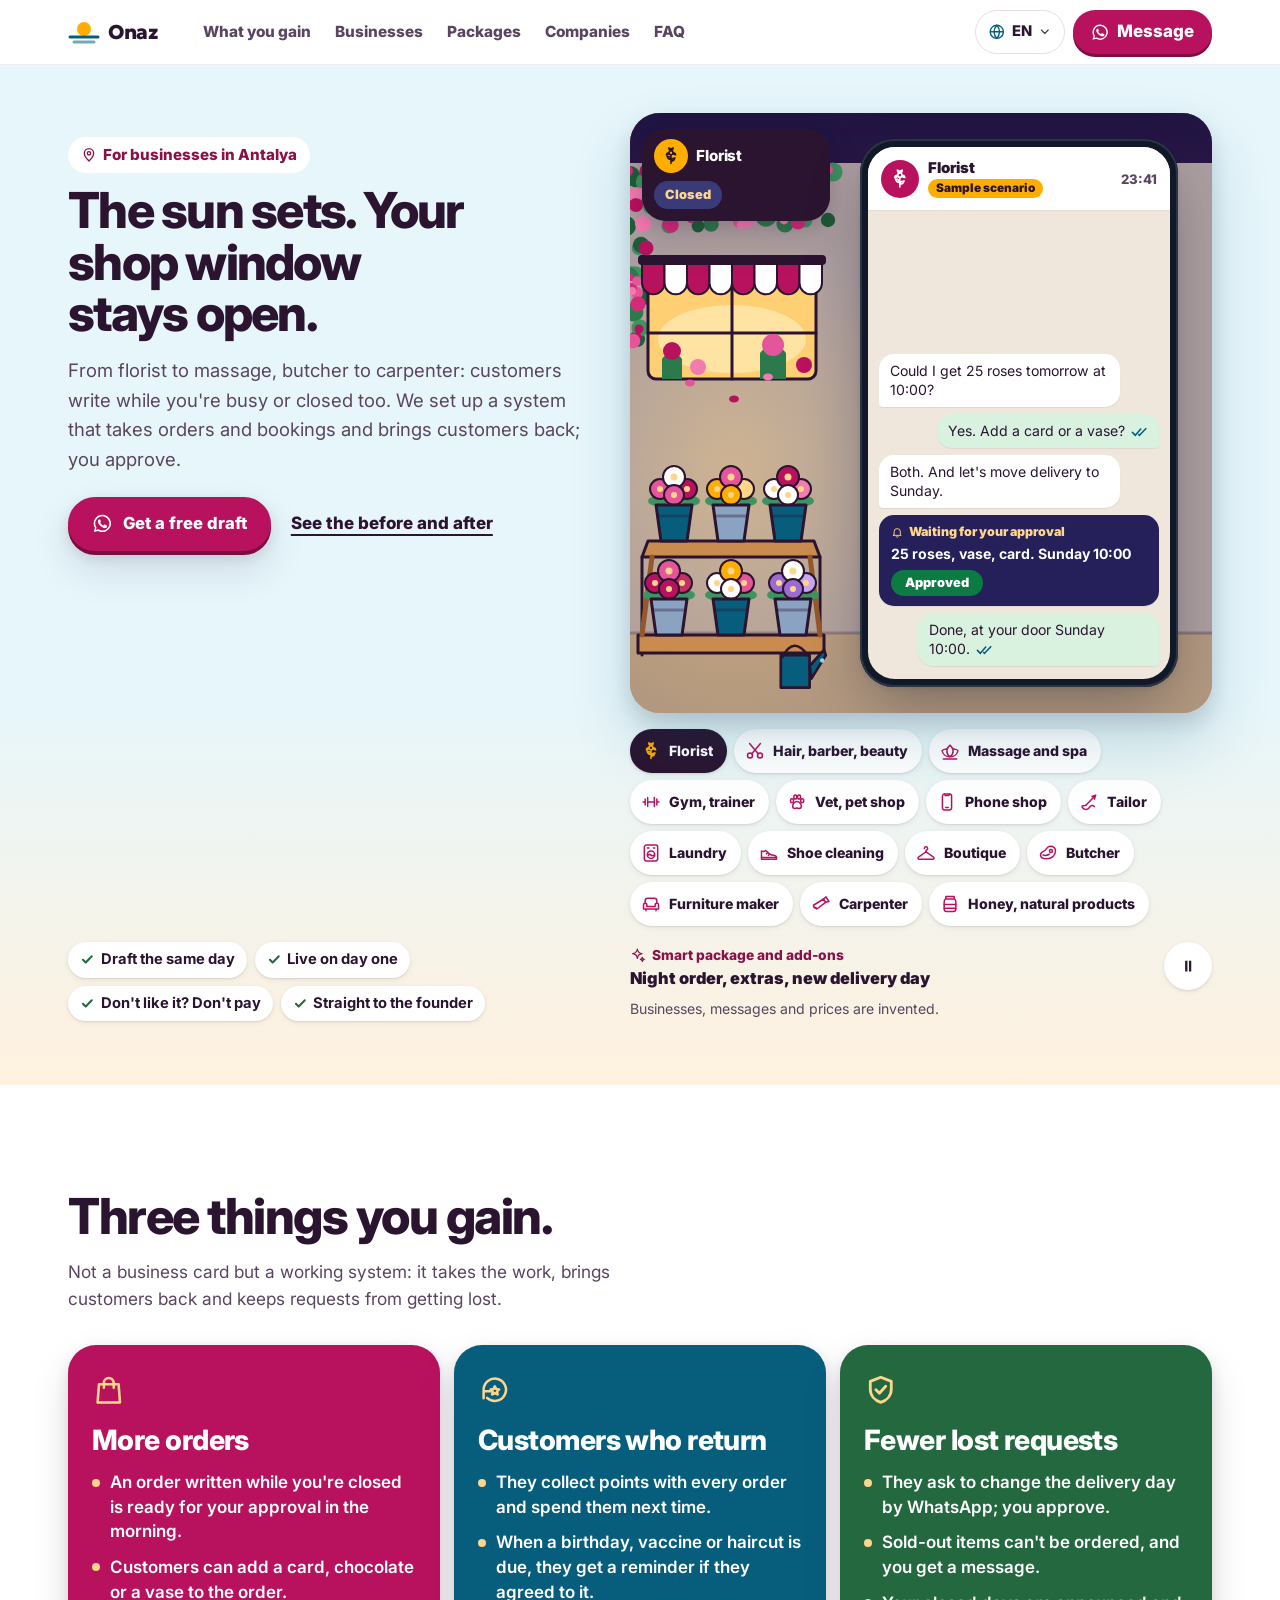
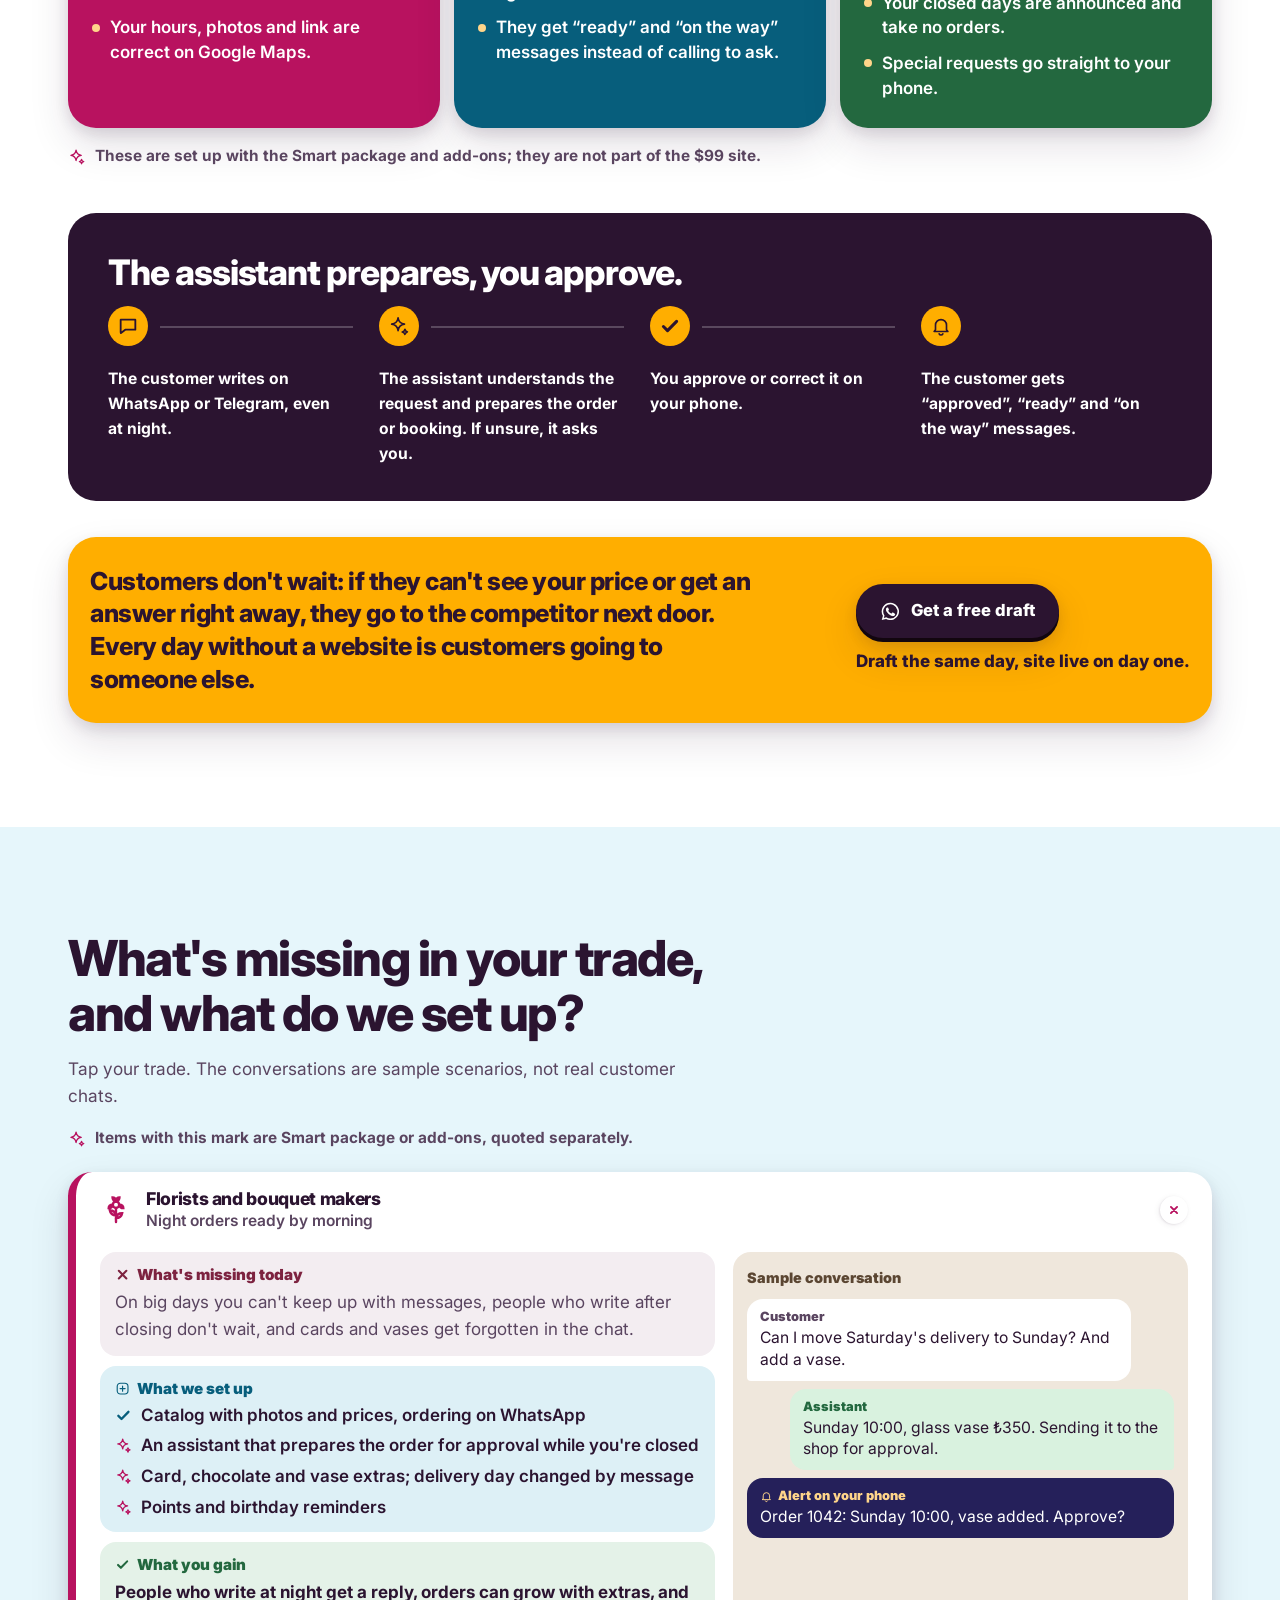
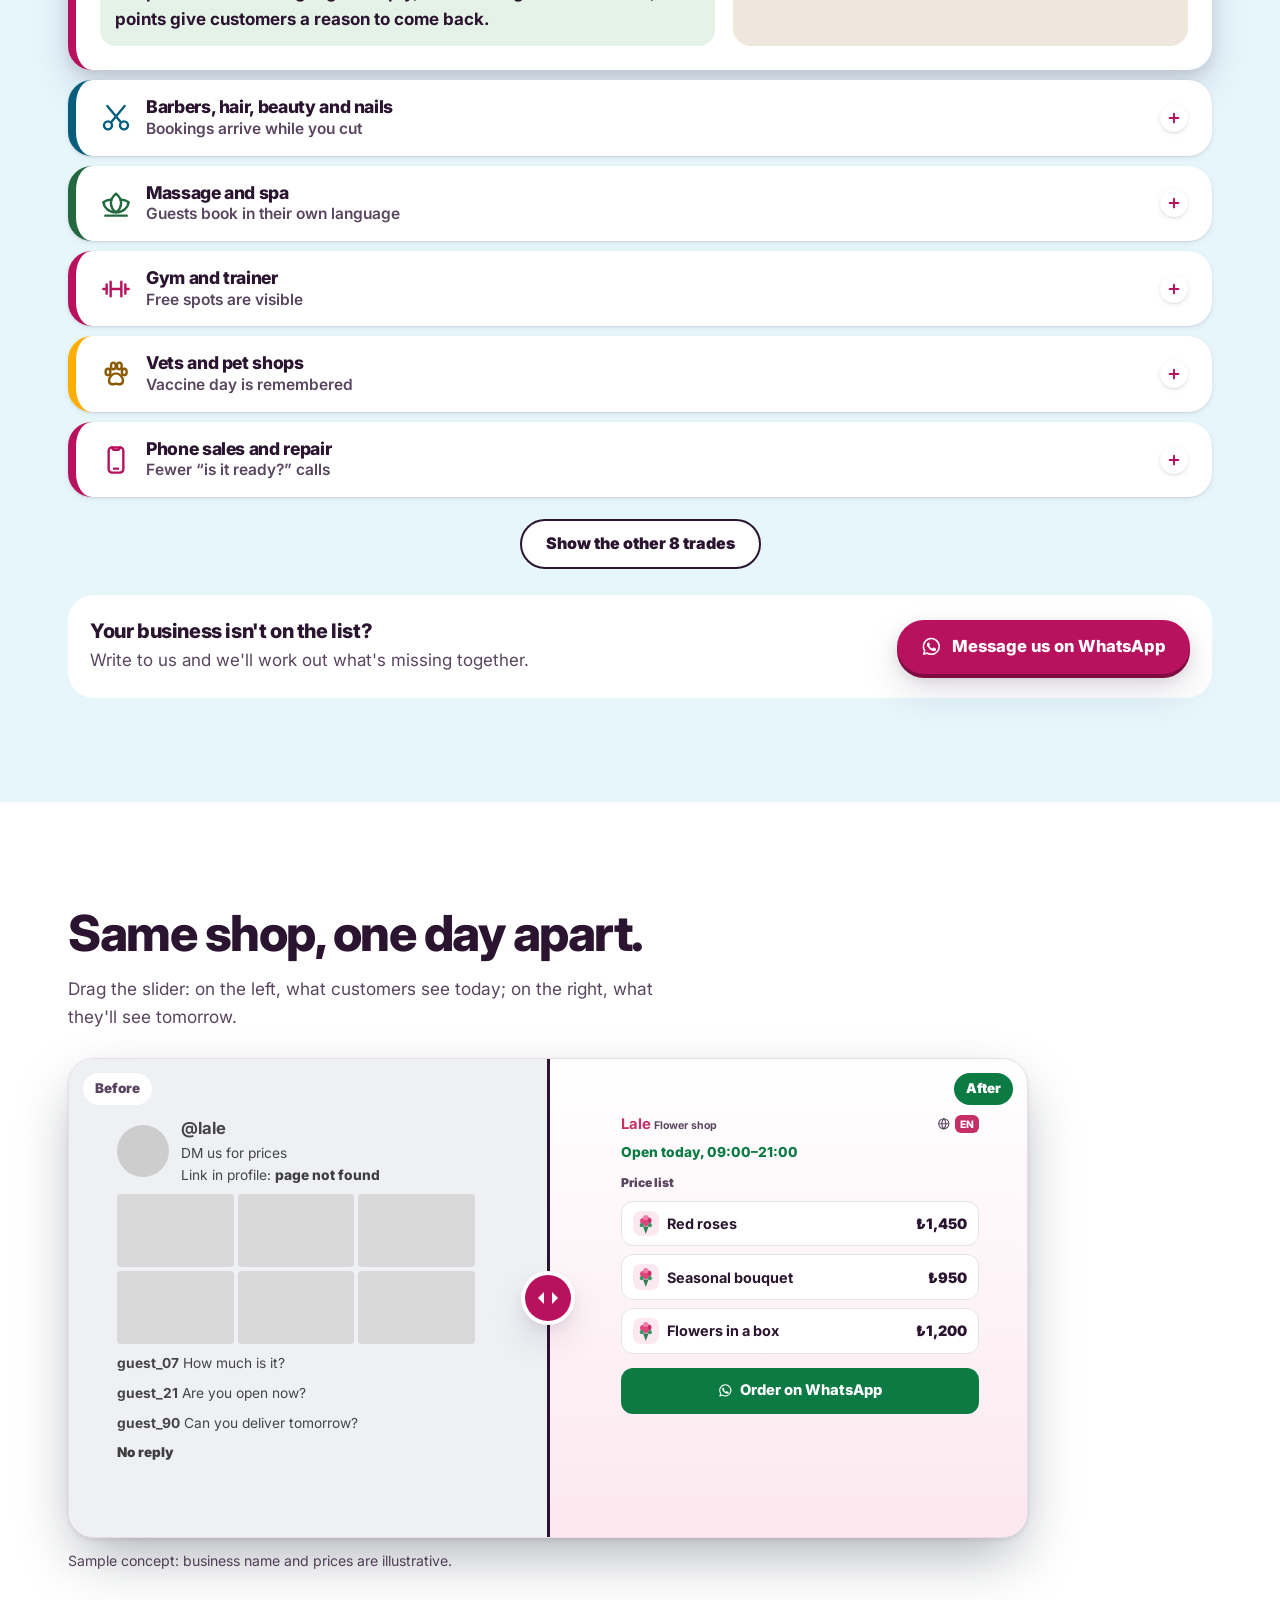
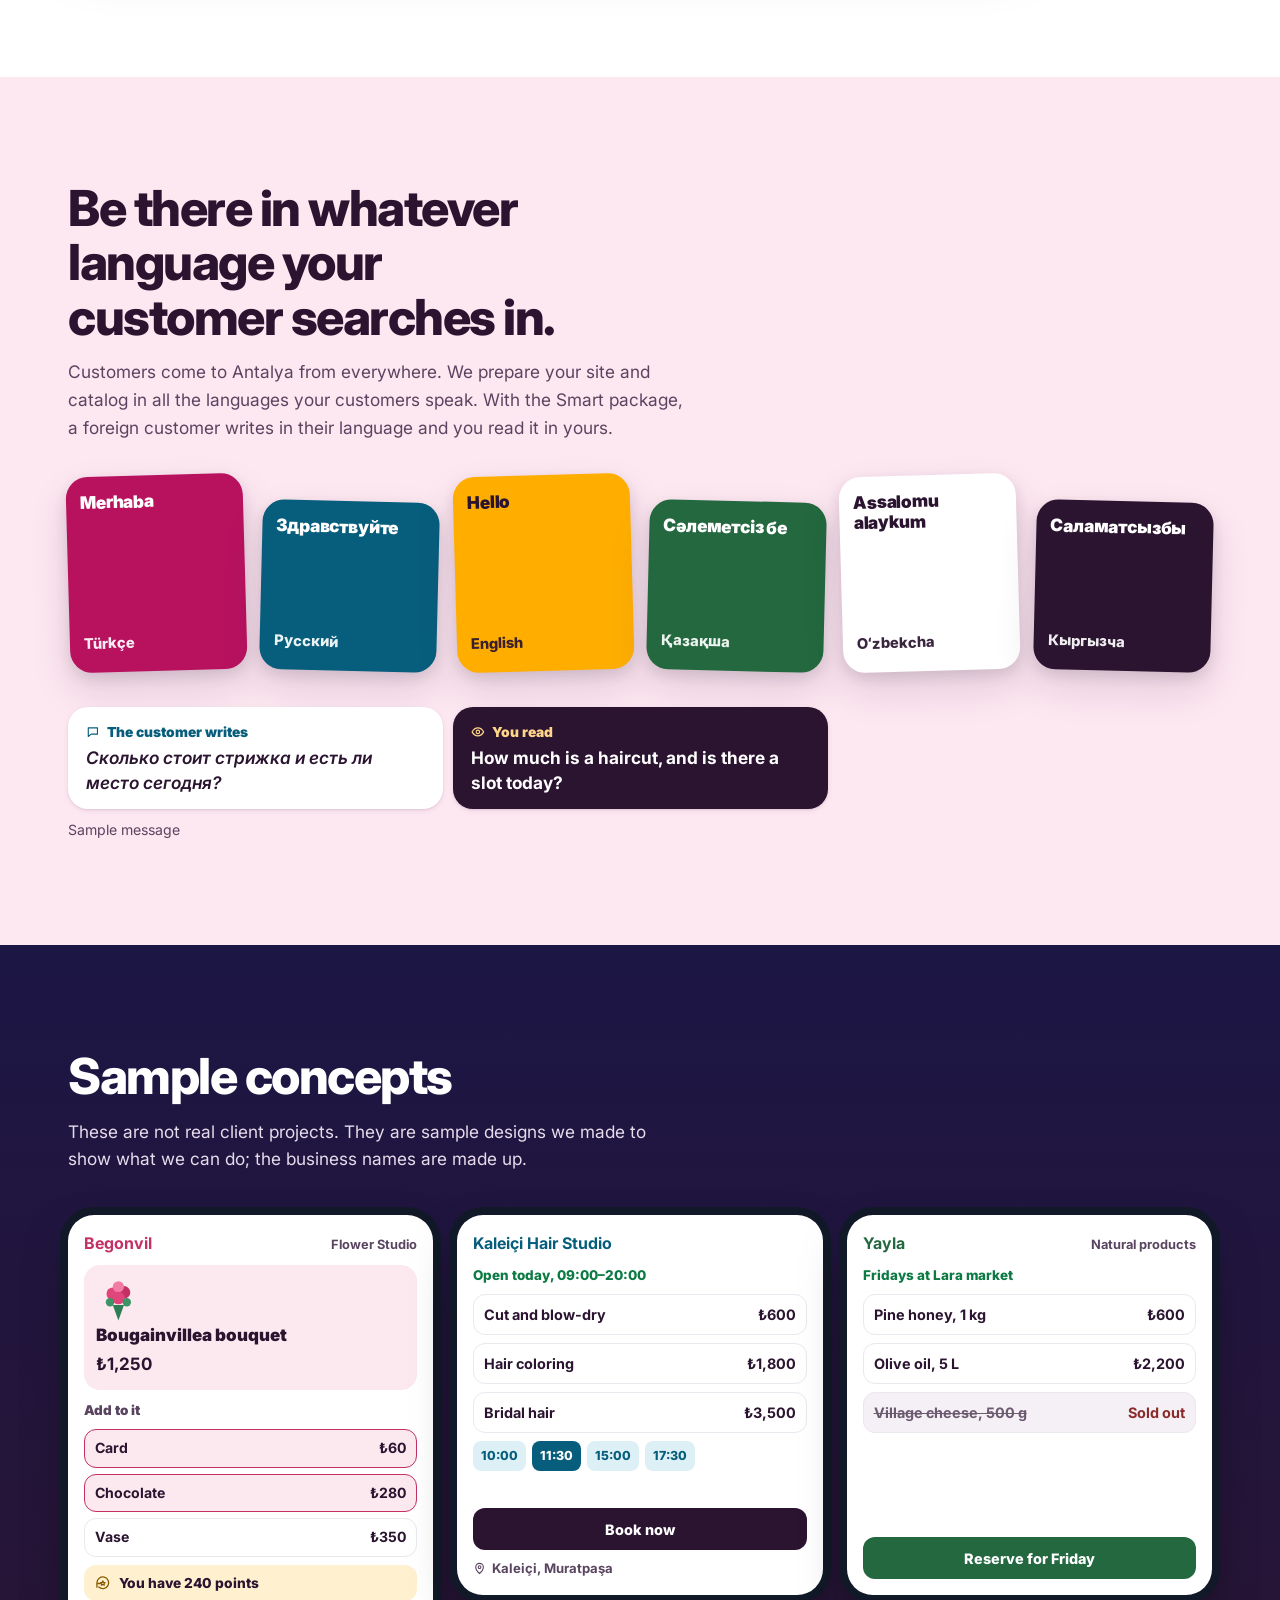
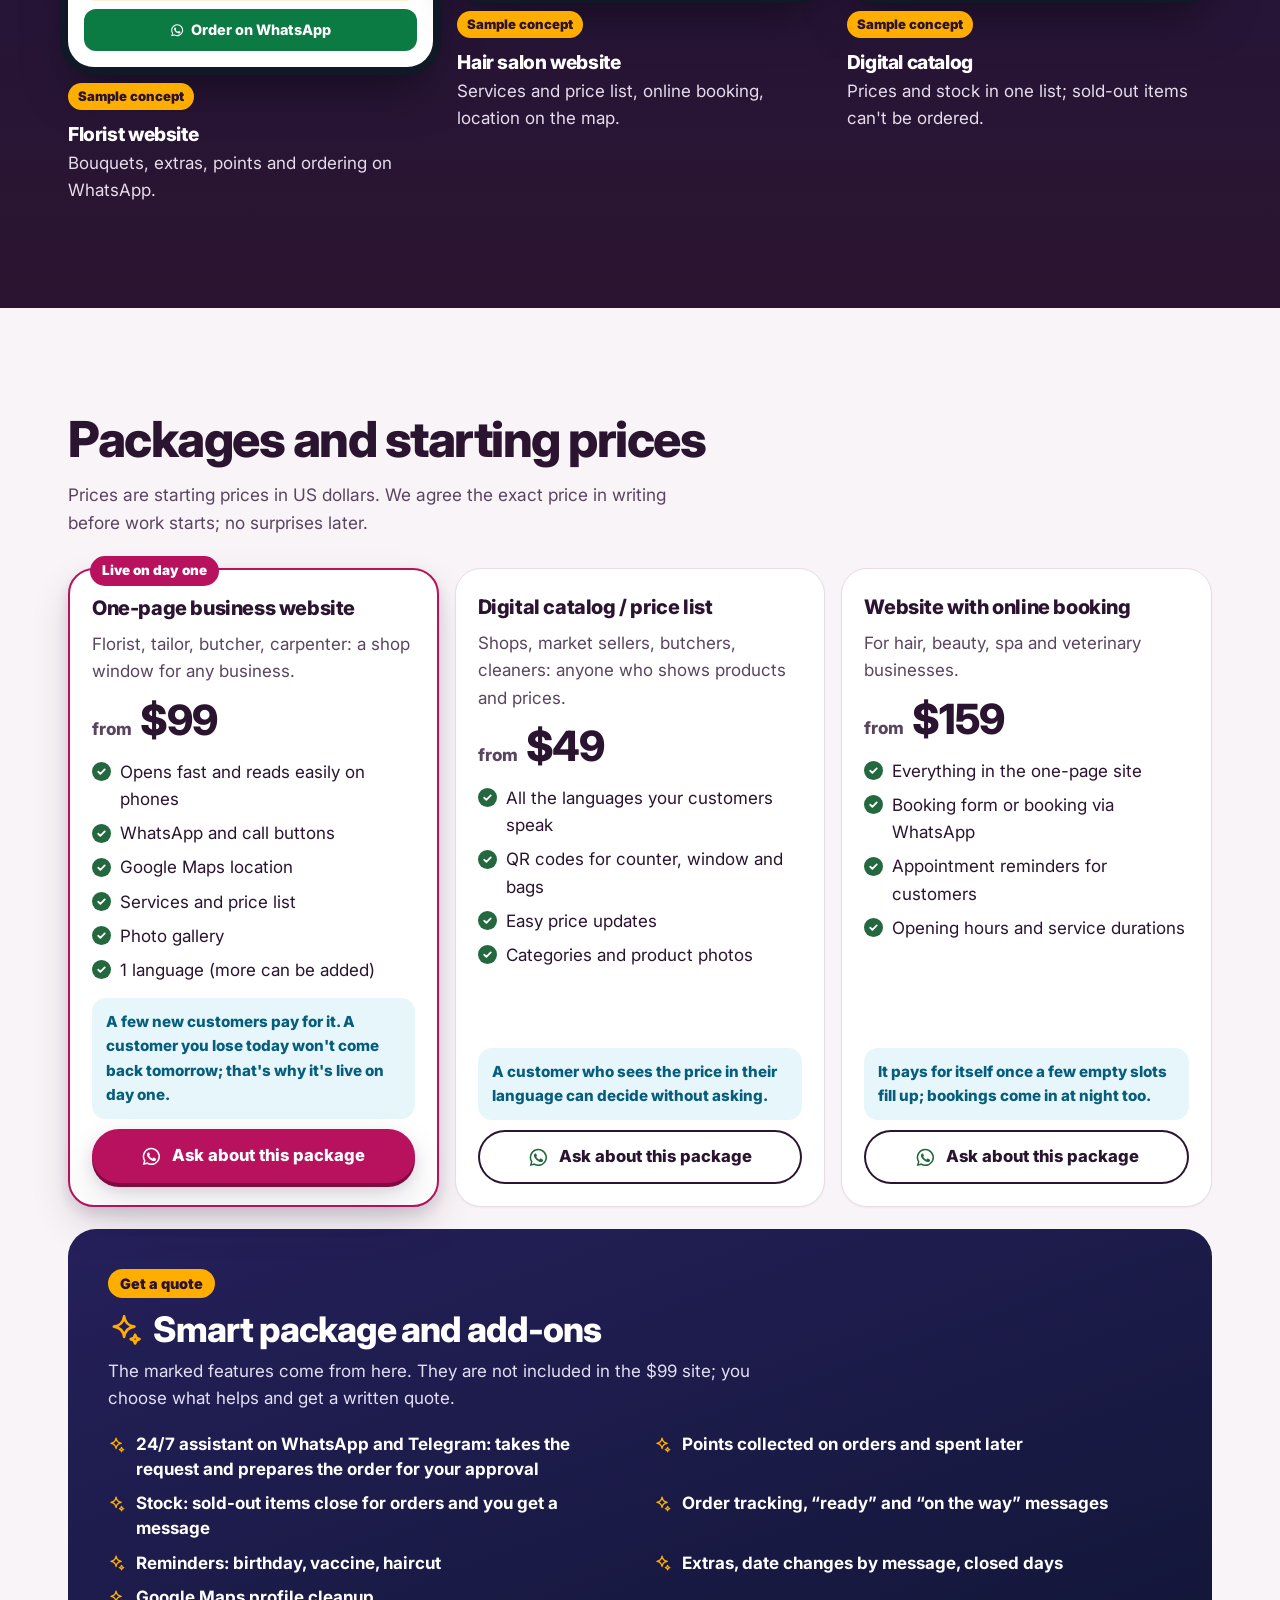
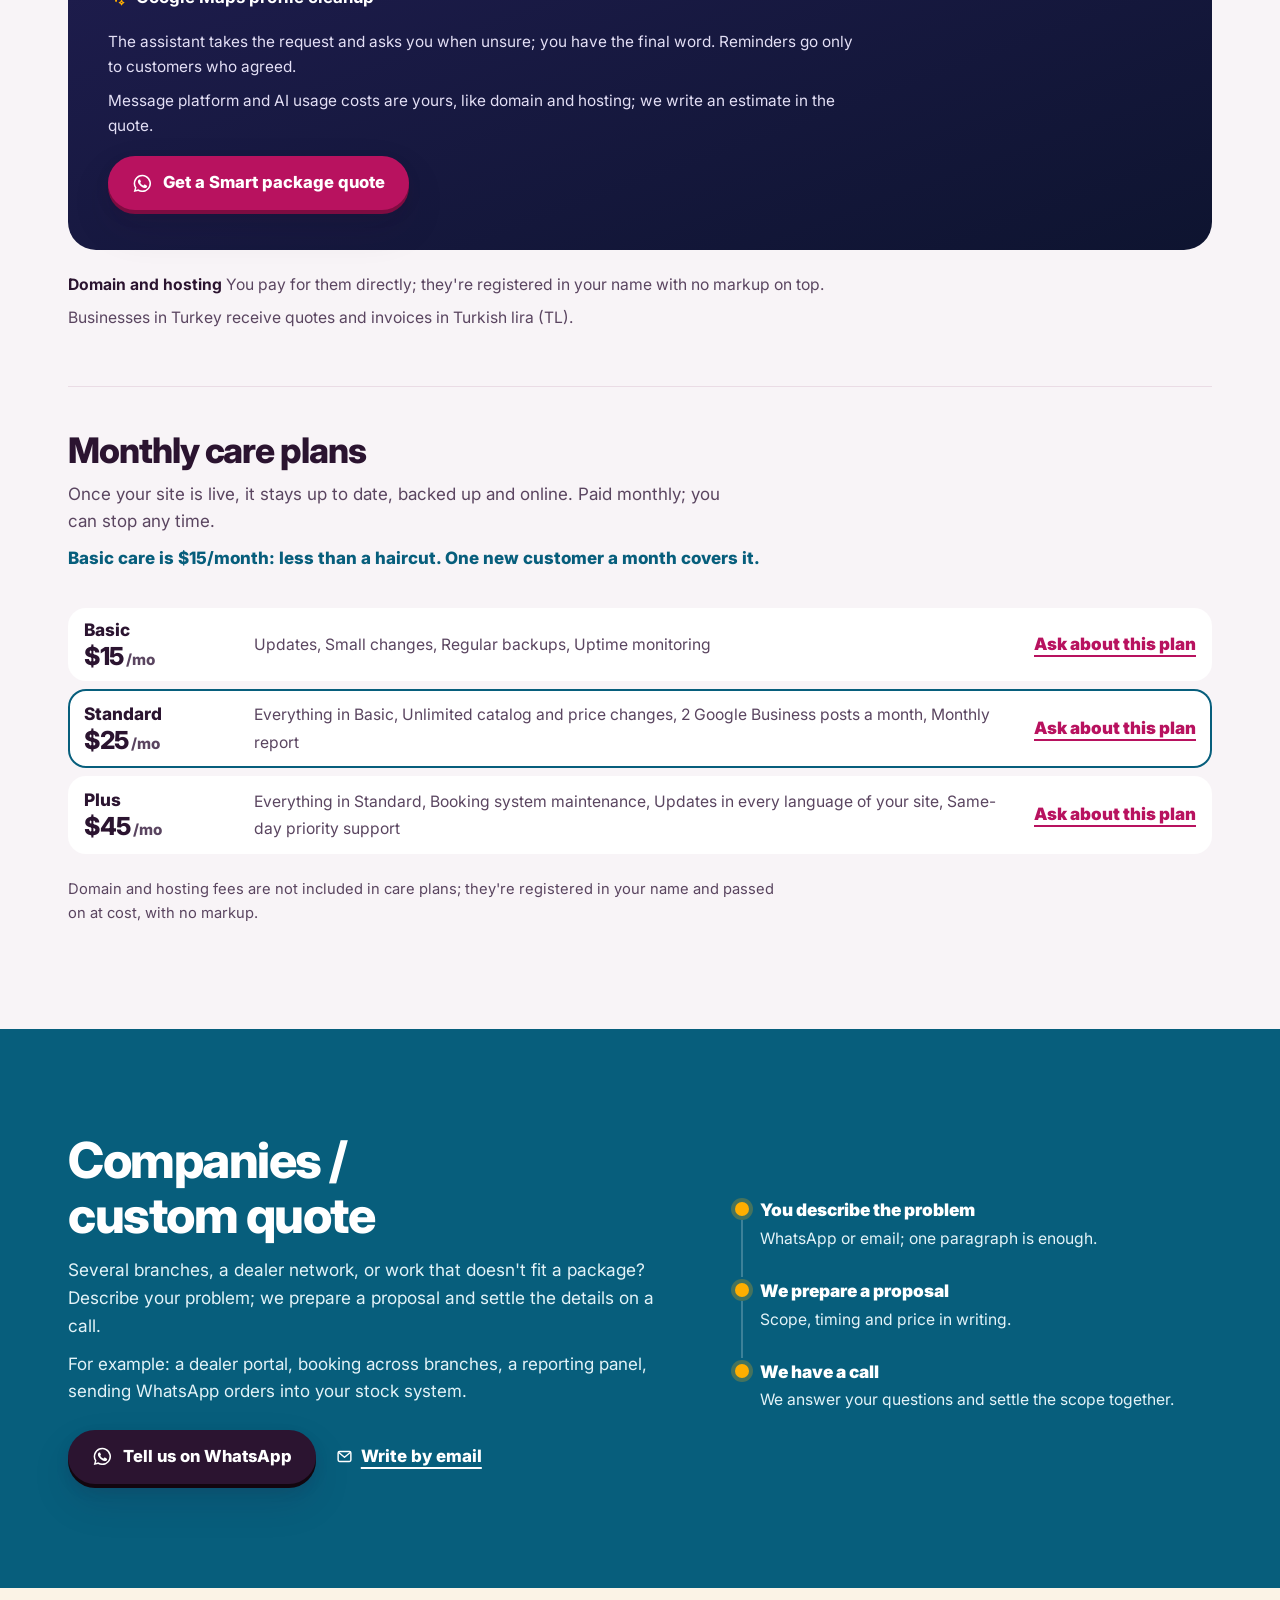
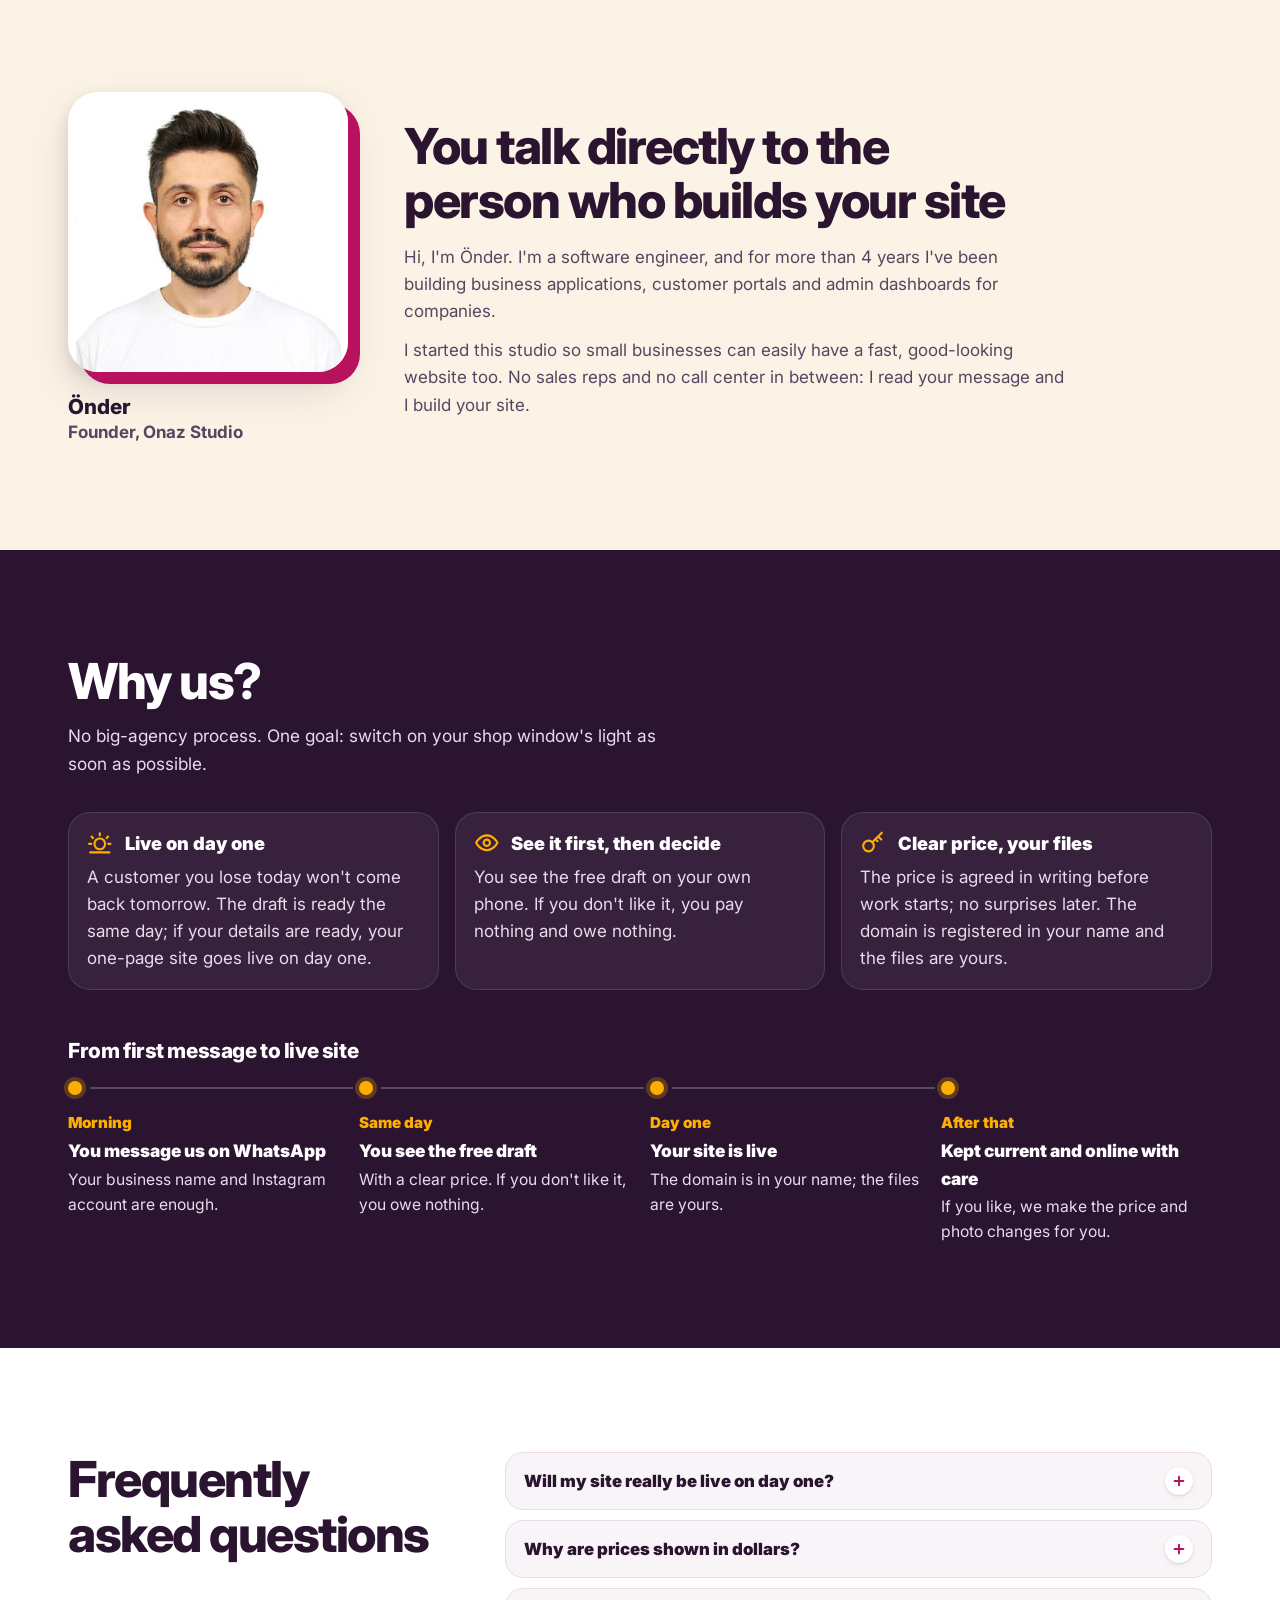
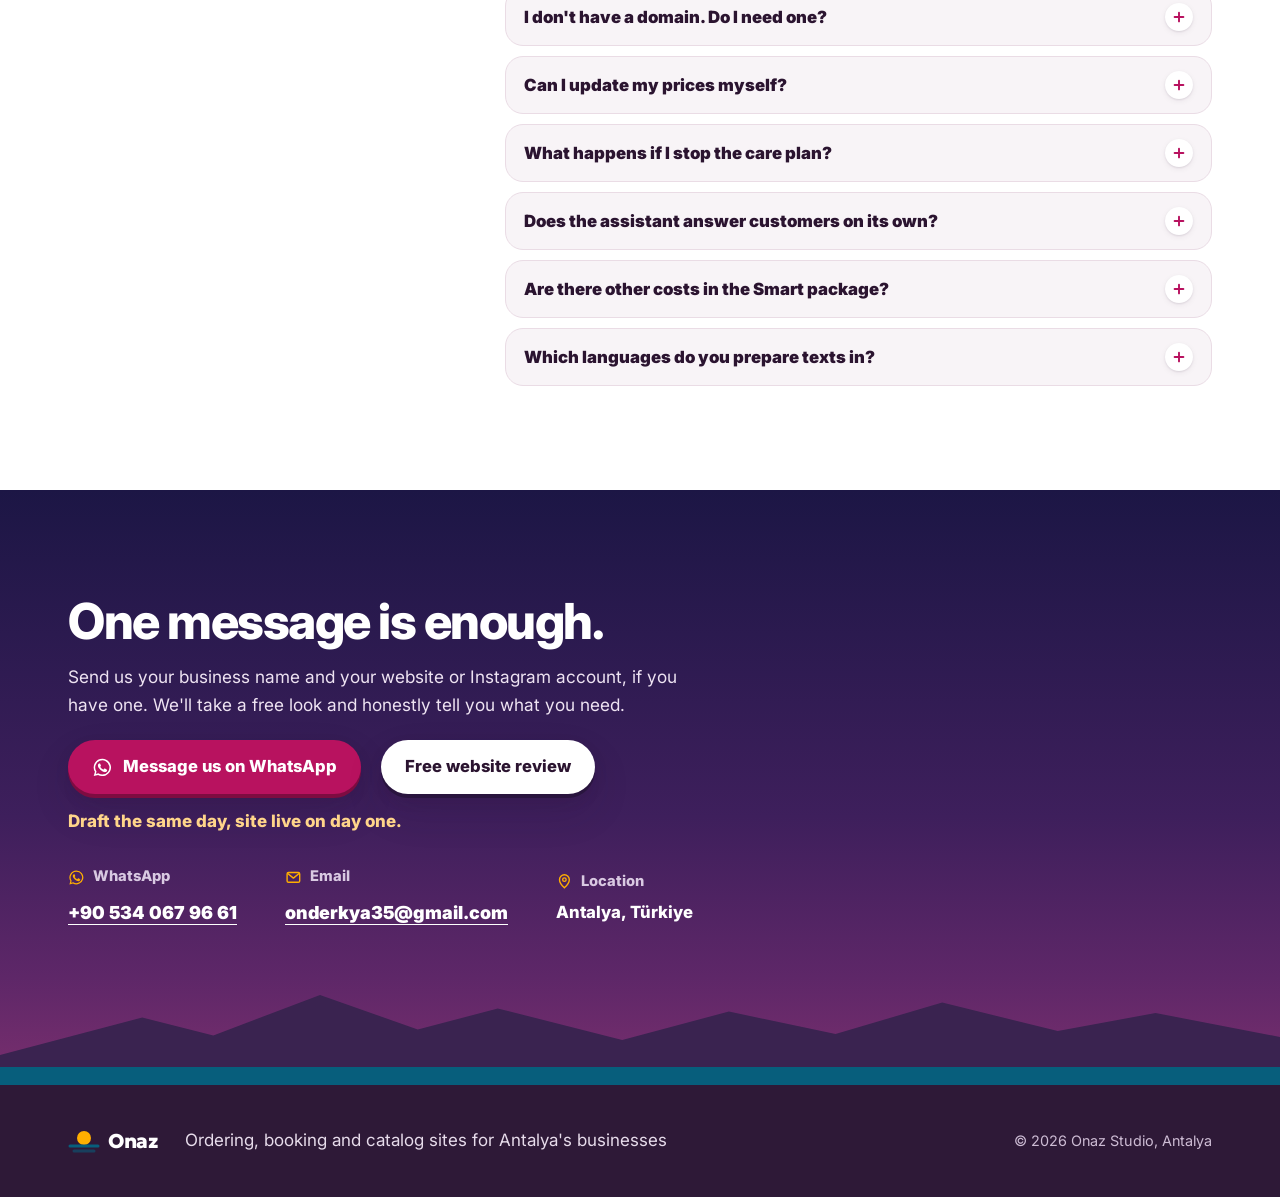
<file: index.html>
<!doctype html>
<html lang="tr">
<head>
  <meta charset="utf-8">
  <meta name="viewport" content="width=device-width, initial-scale=1, viewport-fit=cover">
  <title>Onaz Studio Antalya | Güneş batar, vitrininiz açık kalır</title>
  <meta name="description" content="Antalya'daki esnaf ve mağazalar için sipariş, randevu ve katalog siteleri; isterseniz 7/24 asistan, puan ve sipariş takibi. Ücretsiz taslak aynı gün.">
  <meta name="theme-color" content="#E6F6FB">
  <link rel="icon" href="img/favicon.svg" type="image/svg+xml">
  <link rel="apple-touch-icon" href="img/apple-touch-icon.png">
  <meta property="og:type" content="website">
  <meta property="og:site_name" content="Onaz Studio">
  <meta property="og:title" content="Onaz Studio | Güneş batar, vitrininiz açık kalır">
  <meta property="og:description" content="Daha çok sipariş, geri gelen müşteri, daha az kayıp talep. Ücretsiz taslak aynı gün.">
  <meta property="og:image" content="https://onderkya.github.io/img/og.png">
  <meta property="og:locale" content="tr_TR">
  <meta name="twitter:card" content="summary_large_image">
  <link rel="alternate" hreflang="tr" href="?lang=tr">
  <link rel="alternate" hreflang="en" href="?lang=en">
  <link rel="alternate" hreflang="ru" href="?lang=ru">
  <link rel="alternate" hreflang="kk" href="?lang=kk">
  <link rel="alternate" hreflang="uz-Latn" href="?lang=uz">
  <link rel="alternate" hreflang="ky" href="?lang=ky">
  <link rel="alternate" hreflang="x-default" href="./">
  <script>
  /* Dil seçimi: ?lang= > elle seçilen (localStorage) > tarayıcı dili > EN */
  (function () {
    var L = ["tr", "en", "ru", "kk", "uz", "ky"], l = null, d = document.documentElement;
    try { var q = (new URLSearchParams(location.search).get("lang") || "").toLowerCase(); if (L.indexOf(q) > -1) l = q; } catch (e) {}
    if (!l) { try { var s = localStorage.getItem("site-lang"); if (L.indexOf(s) > -1) l = s; } catch (e) {} }
    if (!l) {
      var n = navigator.languages && navigator.languages.length ? navigator.languages : [navigator.language || ""];
      var map = { kk: "kk", uz: "uz", ky: "ky", ru: "ru", uk: "ru", be: "ru", tr: "tr", en: "en" };
      for (var i = 0; i < n.length && !l; i++) l = map[String(n[i]).toLowerCase().split(/[-_]/)[0]] || null;
      if (!l) l = "en";
    }
    window.SITE_LANG = l;
    d.lang = l;
    d.className += " i18n-wait";
    var sc = document.createElement("script");
    sc.src = "js/i18n/" + l + ".js"; sc.setAttribute("data-dict", l);
    document.head.appendChild(sc);
    setTimeout(function () { d.classList.remove("i18n-wait"); }, 3000);
  })();
  </script>
  <link rel="preconnect" href="https://fonts.googleapis.com">
  <link rel="preconnect" href="https://fonts.gstatic.com" crossorigin>
  <link rel="stylesheet" href="https://fonts.googleapis.com/css2?family=Geologica:wght@700;800&family=Montserrat:wght@700;800&family=Nunito:wght@400;600;700;800;900&display=swap">
  <!-- Özbekçe oʻ / gʻ işaretleri (U+02BB, U+02BC) için yalnız bu iki glifi içeren küçük Inter alt kümesi: Nunito'da bu işaret çok geniş duruyor -->
  <link rel="stylesheet" href="https://fonts.googleapis.com/css2?family=Inter:wght@400;600;700;800;900&text=%CA%BB%CA%BC&display=swap">
  <link rel="stylesheet" href="css/style.css">
  <script src="js/config.js" defer></script>
  <script src="js/scenes.js" defer></script>
  <script src="js/main.js" defer></script>
</head>
<body>
<svg width="0" height="0" style="position:absolute" aria-hidden="true" focusable="false">
  <symbol id="i-wa" viewBox="0 0 24 24"><path fill="currentColor" d="M12 2a10 10 0 0 0-8.6 15.1L2 22l5-1.3A10 10 0 1 0 12 2Zm0 18.2c-1.5 0-3-.4-4.3-1.2l-.3-.2-3 .8.8-2.9-.2-.3A8.2 8.2 0 1 1 12 20.2Zm4.5-6.1c-.2-.1-1.5-.7-1.7-.8-.2-.1-.4-.1-.6.1l-.8 1c-.1.2-.3.2-.5.1a6.7 6.7 0 0 1-3.3-2.9c-.3-.4.2-.4.7-1.4.1-.2 0-.3 0-.4l-.8-1.8c-.2-.5-.4-.4-.6-.4h-.5a1 1 0 0 0-.7.3 3 3 0 0 0-.9 2.2 5.2 5.2 0 0 0 1.1 2.7 11.8 11.8 0 0 0 4.5 4c1.7.7 2.3.8 3.2.6.5-.1 1.5-.6 1.7-1.2.2-.6.2-1.1.2-1.2-.1-.1-.3-.2-.5-.3Z"/></symbol>
  <symbol id="i-flower" viewBox="0 0 24 24"><g fill="none" stroke="currentColor" stroke-width="1.8" stroke-linecap="round"><circle cx="12" cy="8" r="2.4"/><path d="M12 5.6c0-2 1.2-3.1 2.6-3.1 0 1.6-1 2.8-2.6 3.1ZM12 5.6c0-2-1.2-3.1-2.6-3.1 0 1.6 1 2.8 2.6 3.1ZM14.4 8c2 0 3.1 1.2 3.1 2.6-1.6 0-2.8-1-3.1-2.6ZM9.6 8c-2 0-3.1 1.2-3.1 2.6 1.6 0 2.8-1 3.1-2.6ZM12 10.4V21M12 16c-2.6 0-4.2-1.4-4.6-3.6 2.4 0 4.2 1.2 4.6 3.6ZM12 18c2.6 0 4.2-1.4 4.6-3.6-2.4 0-4.2 1.2-4.6 3.6Z"/></g></symbol>
  <symbol id="i-scissors" viewBox="0 0 24 24"><g fill="none" stroke="currentColor" stroke-width="1.8" stroke-linecap="round"><circle cx="6" cy="17.5" r="3"/><circle cx="18" cy="17.5" r="3"/><path d="M8.2 15.4 18.5 3M15.8 15.4 5.5 3"/></g></symbol>
  <symbol id="i-spark" viewBox="0 0 24 24"><g fill="none" stroke="currentColor" stroke-width="1.8" stroke-linejoin="round"><path d="M11 3c.6 4.4 2.6 6.4 7 7-4.4.6-6.4 2.6-7 7-.6-4.4-2.6-6.4-7-7 4.4-.6 6.4-2.6 7-7Z"/><path d="M18.5 15.5c.3 1.9 1.1 2.7 3 3-1.9.3-2.7 1.1-3 3-.3-1.9-1.1-2.7-3-3 1.9-.3 2.7-1.1 3-3Z"/></g></symbol>
  <symbol id="i-lotus" viewBox="0 0 24 24"><g fill="none" stroke="currentColor" stroke-width="1.8" stroke-linecap="round" stroke-linejoin="round"><path d="M12 19c-2.6-1.8-3.8-4.2-3.8-7.2 0-2.2 1.3-4.6 3.8-6.8 2.5 2.2 3.8 4.6 3.8 6.8 0 3-1.2 5.4-3.8 7.2Z"/><path d="M8.6 9.6C6.4 9.4 4.4 10 2.5 11.4c.6 4.4 4.4 7.6 9.5 7.6 5.1 0 8.9-3.2 9.5-7.6-1.9-1.4-3.9-2-6.1-1.8"/><path d="M4 21.5h16"/></g></symbol>
  <symbol id="i-hanger" viewBox="0 0 24 24"><g fill="none" stroke="currentColor" stroke-width="1.8" stroke-linecap="round" stroke-linejoin="round"><path d="M10 6.5a2 2 0 1 1 2.7 1.9c-.5.2-.7.6-.7 1.1v1"/><path d="M12 10.5 3 17a1.3 1.3 0 0 0 .8 2.4h16.4A1.3 1.3 0 0 0 21 17Z"/></g></symbol>
  <symbol id="i-search" viewBox="0 0 24 24"><g fill="none" stroke="currentColor" stroke-width="2" stroke-linecap="round"><circle cx="10.5" cy="10.5" r="6.5"/><path d="m15.5 15.5 5.5 5.5"/></g></symbol>
  <symbol id="i-moon" viewBox="0 0 24 24"><path fill="none" stroke="currentColor" stroke-width="2" stroke-linejoin="round" d="M20 14.5A8.5 8.5 0 1 1 9.5 4a7 7 0 0 0 10.5 10.5Z"/></symbol>
  <symbol id="i-chat" viewBox="0 0 24 24"><path fill="none" stroke="currentColor" stroke-width="2" stroke-linejoin="round" d="M4 5h16v11H9l-5 4Z"/></symbol>
  <symbol id="i-globe" viewBox="0 0 24 24"><g fill="none" stroke="currentColor" stroke-width="1.9"><circle cx="12" cy="12" r="9"/><path d="M3 12h18M12 3c2.5 2.6 3.7 5.6 3.7 9s-1.2 6.4-3.7 9c-2.5-2.6-3.7-5.6-3.7-9S9.5 5.6 12 3Z"/></g></symbol>
  <symbol id="i-shield" viewBox="0 0 24 24"><g fill="none" stroke="currentColor" stroke-width="2" stroke-linecap="round" stroke-linejoin="round"><path d="M12 3 4.5 6v5.5c0 4.6 3.1 8.2 7.5 9.5 4.4-1.3 7.5-4.9 7.5-9.5V6Z"/><path d="m8.5 12 2.5 2.5 4.5-5"/></g></symbol>
  <symbol id="i-sun" viewBox="0 0 24 24"><g fill="none" stroke="currentColor" stroke-width="2" stroke-linecap="round"><circle cx="12" cy="13" r="5"/><path d="M12 3v2M4.2 6.2l1.4 1.4M19.8 6.2l-1.4 1.4M2 13h2M20 13h2M3 21h18"/></g></symbol>
  <symbol id="i-eye" viewBox="0 0 24 24"><g fill="none" stroke="currentColor" stroke-width="2" stroke-linejoin="round"><path d="M2 12s3.6-7 10-7 10 7 10 7-3.6 7-10 7S2 12 2 12Z"/><circle cx="12" cy="12" r="3"/></g></symbol>
  <symbol id="i-person" viewBox="0 0 24 24"><g fill="none" stroke="currentColor" stroke-width="2" stroke-linecap="round"><circle cx="12" cy="8" r="4"/><path d="M4 21c.8-4 4-6.5 8-6.5s7.2 2.5 8 6.5"/></g></symbol>
  <symbol id="i-key" viewBox="0 0 24 24"><g fill="none" stroke="currentColor" stroke-width="2" stroke-linecap="round" stroke-linejoin="round"><circle cx="8" cy="15" r="5"/><path d="m11.5 11.5 9-9M17 6l3 3M14.5 8.5l2 2"/></g></symbol>
  <symbol id="i-care" viewBox="0 0 24 24"><g fill="none" stroke="currentColor" stroke-width="2" stroke-linecap="round" stroke-linejoin="round"><path d="M20 12a8 8 0 1 1-2.3-5.7M20 4v4.5h-4.5"/><path d="m8.5 12.5 2.5 2.5 4.5-5"/></g></symbol>
  <symbol id="i-check" viewBox="0 0 16 16"><path d="m3.2 8.4 3 3 6.6-6.8" fill="none" stroke="currentColor" stroke-width="2.2" stroke-linecap="round" stroke-linejoin="round"/></symbol>
  <symbol id="i-x" viewBox="0 0 16 16"><path d="m4 4 8 8M12 4l-8 8" fill="none" stroke="currentColor" stroke-width="2.2" stroke-linecap="round"/></symbol>
  <symbol id="i-pause" viewBox="0 0 24 24"><path d="M8 5h3v14H8zM13 5h3v14h-3z" fill="currentColor"/></symbol>
  <symbol id="i-play" viewBox="0 0 24 24"><path d="M8 5v14l11-7Z" fill="currentColor"/></symbol>
  <symbol id="i-menu" viewBox="0 0 24 24"><path d="M4 7h16M4 12h16M4 17h16" fill="none" stroke="currentColor" stroke-width="2.2" stroke-linecap="round"/></symbol>
  <symbol id="i-close" viewBox="0 0 24 24"><path d="m6 6 12 12M18 6 6 18" fill="none" stroke="currentColor" stroke-width="2.2" stroke-linecap="round"/></symbol>
  <symbol id="i-down" viewBox="0 0 24 24"><path d="m6 9 6 6 6-6" fill="none" stroke="currentColor" stroke-width="2.4" stroke-linecap="round" stroke-linejoin="round"/></symbol>
  <symbol id="i-mail" viewBox="0 0 24 24"><g fill="none" stroke="currentColor" stroke-width="2" stroke-linejoin="round"><rect x="3" y="5" width="18" height="14" rx="2"/><path d="m3.5 6 8.5 7 8.5-7"/></g></symbol>
  <symbol id="i-pin" viewBox="0 0 24 24"><g fill="none" stroke="currentColor" stroke-width="2"><path d="M12 21s-7-6.2-7-11.5a7 7 0 0 1 14 0C19 14.8 12 21 12 21Z"/><circle cx="12" cy="9.5" r="2.5"/></g></symbol>
  <symbol id="i-bouquet" viewBox="0 0 64 64"><path d="M24 40 32 62l8-22Z" fill="#2E7D55"/><circle cx="24" cy="24" r="9" fill="#E0457B"/><circle cx="40" cy="22" r="9" fill="#C42F66"/><circle cx="32" cy="14" r="8" fill="#F27BA3"/><circle cx="32" cy="30" r="9" fill="#E0457B"/><circle cx="20" cy="36" r="6" fill="#3E9466"/><circle cx="44" cy="36" r="6" fill="#3E9466"/></symbol>
  <symbol id="i-logo" viewBox="0 0 32 32"><circle cx="16" cy="13" r="7" fill="#FFAE00"/><path d="M2 21h28" stroke="#075E7C" stroke-width="3" stroke-linecap="round"/><path d="M6 26h20" stroke="#075E7C" stroke-width="3" stroke-linecap="round" opacity=".55"/></symbol>
  <symbol id="i-paw" viewBox="0 0 24 24"><g fill="none" stroke="currentColor" stroke-width="1.8" stroke-linecap="round" stroke-linejoin="round"><ellipse cx="6" cy="10.5" rx="1.8" ry="2.4"/><ellipse cx="10" cy="6" rx="1.8" ry="2.5"/><ellipse cx="14.5" cy="6" rx="1.8" ry="2.5"/><ellipse cx="18.2" cy="10.5" rx="1.8" ry="2.4"/><path d="M12 11.5c-2.8 0-5.2 3-5.2 5.6 0 1.6 1.2 2.6 2.7 2.6 1 0 1.6-.4 2.5-.4s1.500.4 2.500.4c1.500 0 2.700-1 2.700-2.600 0-2.600-2.400-5.600-5.200-5.600Z"/></g></symbol>
  <symbol id="i-phone" viewBox="0 0 24 24"><g fill="none" stroke="currentColor" stroke-width="1.8" stroke-linecap="round" stroke-linejoin="round"><rect x="6.5" y="2.5" width="11" height="19" rx="2.5"/><path d="M10.500 18.500h3M9 2.500l1 1.800h4l1-1.800"/></g></symbol>
  <symbol id="i-needle" viewBox="0 0 24 24"><g fill="none" stroke="currentColor" stroke-width="1.8" stroke-linecap="round" stroke-linejoin="round"><path d="M20 4 8.500 15.500M20 4l-1.500 4.500M20 4l-4.500 1.500"/><path d="M8.500 15.500c-2.500 2.500-6-.5-4.500 3s7 3 8.500 0 4-3 6-1"/></g></symbol>
  <symbol id="i-washer" viewBox="0 0 24 24"><g fill="none" stroke="currentColor" stroke-width="1.8" stroke-linecap="round" stroke-linejoin="round"><rect x="4" y="2.500" width="16" height="19" rx="2.500"/><circle cx="12" cy="14" r="4.500"/><path d="M7.500 6h2M15 6h1.500M8.200 14.500c1.300-1.200 2.500-1.200 3.800 0s2.500 1.200 3.800 0"/></g></symbol>
  <symbol id="i-shoe" viewBox="0 0 24 24"><g fill="none" stroke="currentColor" stroke-width="1.8" stroke-linecap="round" stroke-linejoin="round"><path d="M3 17.500V9.500c1.500 1 3.500 1 5-.5l4.500 4c1.500 1.200 3.300 1.400 5.200 1.700 2 .3 3.300 1.200 3.300 2.800Z"/><path d="M3 17.500v2h18v-2M10.500 11.500l-1.500 1.500M12.700 13.400l-1.400 1.400"/></g></symbol>
  <symbol id="i-meat" viewBox="0 0 24 24"><g fill="none" stroke="currentColor" stroke-width="1.8" stroke-linecap="round" stroke-linejoin="round"><path d="M14.500 4c4 0 6.500 2.500 6.500 6 0 5-5 9-10.500 9C6 19 3 17 3 14c0-2.500 2-3.500 4.500-4.500C10 8.500 10.500 4 14.500 4Z"/><circle cx="15.500" cy="9.500" r="1.800"/><path d="M6 14.500c2.500.8 5 .5 7.500-1"/></g></symbol>
  <symbol id="i-sofa" viewBox="0 0 24 24"><g fill="none" stroke="currentColor" stroke-width="1.8" stroke-linecap="round" stroke-linejoin="round"><path d="M5 11V8a3 3 0 0 1 3-3h8a3 3 0 0 1 3 3v3"/><path d="M3 13a2 2 0 0 1 4 0v2h10v-2a2 2 0 0 1 4 0v5H3ZM6 18v2M18 18v2"/></g></symbol>
  <symbol id="i-saw" viewBox="0 0 24 24"><g fill="none" stroke="currentColor" stroke-width="1.8" stroke-linecap="round" stroke-linejoin="round"><path d="M3 13.500 15 6l2.500 4L7 18l-1-1.500-1.200.6-.4-1.600-1.200.2Z"/><path d="M15 6l3-2.500 3.500 5.500-4 1"/></g></symbol>
  <symbol id="i-jar" viewBox="0 0 24 24"><g fill="none" stroke="currentColor" stroke-width="1.8" stroke-linecap="round" stroke-linejoin="round"><path d="M7 3h10v3H7ZM6.500 6h11c1 1 1.500 2 1.500 3.500V18a3 3 0 0 1-3 3H8a3 3 0 0 1-3-3V9.500C5 8 5.500 7 6.500 6Z"/><path d="M5 12.500h14M5 17h14"/></g></symbol>
  <symbol id="i-bag" viewBox="0 0 24 24"><g fill="none" stroke="currentColor" stroke-width="1.8" stroke-linecap="round" stroke-linejoin="round"><path d="M5 8h14l1 13H4Z"/><path d="M8.500 10.500V7a3.500 3.500 0 0 1 7 0v3.500"/></g></symbol>
  <symbol id="i-back" viewBox="0 0 24 24"><g fill="none" stroke="currentColor" stroke-width="1.8" stroke-linecap="round" stroke-linejoin="round"><path d="M4 12a8 8 0 1 1 2.500 5.800M4 18v-5h5"/><path d="m12 9.500 1 1.900 2.100.3-1.500 1.500.4 2.100-2-1-1.900 1 .4-2.100-1.500-1.500 2.100-.3Z"/></g></symbol>
  <symbol id="i-plus" viewBox="0 0 24 24"><g fill="none" stroke="currentColor" stroke-width="1.8" stroke-linecap="round" stroke-linejoin="round"><rect x="3.5" y="3.5" width="17" height="17" rx="5"/><path d="M12 8v8M8 12h8"/></g></symbol>
  <symbol id="i-dumbbell" viewBox="0 0 24 24"><g fill="none" stroke="currentColor" stroke-width="1.8" stroke-linecap="round"><path d="M8 12h8M5 8.5v7M8 6.5v11M16 6.5v11M19 8.5v7M2.5 12H5M19 12h2.500"/></g></symbol>
  <symbol id="i-ticks" viewBox="0 0 20 12"><path d="m1.500 6.500 3.500 3.500L11.500 2.500M9 9l1 1 7.500-8" fill="none" stroke="currentColor" stroke-width="1.900" stroke-linecap="round" stroke-linejoin="round"/></symbol>
  <symbol id="i-img" viewBox="0 0 24 24"><g fill="none" stroke="currentColor" stroke-width="1.800" stroke-linejoin="round"><rect x="3" y="4.500" width="18" height="15" rx="3"/><circle cx="8.500" cy="10" r="1.800"/><path d="m4 18 5-4.500 3 2.500 4-4.500 5 5"/></g></symbol>
  <symbol id="i-bell" viewBox="0 0 24 24"><g fill="none" stroke="currentColor" stroke-width="1.8" stroke-linecap="round" stroke-linejoin="round"><path d="M6 16V11a6 6 0 0 1 12 0v5l1.500 2h-15Z"/><path d="M10 20.500a2.200 2.200 0 0 0 4 0"/></g></symbol>
</svg>

<a class="skip" href="#ana" data-i18n="skip">İçeriğe geç</a>

<header class="top" id="top">
  <div class="top-in">
    <a class="brand" href="#ana" data-i18n-aria="brand.home" aria-label="Onaz Studio ana sayfa">
      <svg class="brand-mark" aria-hidden="true"><use href="#i-logo"/></svg><span data-brand="short">Onaz</span>
    </a>
    <nav class="nav" data-i18n-aria="nav.label" aria-label="Ana menü">
      <a href="#kazanc" data-i18n="nav.gain">Kazancınız</a>
      <a href="#sektorler" data-i18n="nav.who">Sektörler</a>
      <a href="#paketler" data-i18n="nav.services">Paketler</a>
      <a href="#kurumsal" data-i18n="nav.corp">Kurumsal</a>
      <a href="#sss" data-i18n="nav.faq">SSS</a>
    </nav>
    <div class="top-tools">
      <div class="lang" data-lang-menu>
        <button class="lang-btn" type="button" aria-haspopup="true" aria-expanded="false" aria-controls="lang-list" data-i18n-aria="lang.label" aria-label="Dil seçin">
          <svg aria-hidden="true"><use href="#i-globe"/></svg><span class="lang-cur">TR</span><svg class="chev" aria-hidden="true"><use href="#i-down"/></svg>
        </button>
        <ul class="lang-list" id="lang-list" hidden>
          <li><button type="button" data-lang="tr" lang="tr"><b>TR</b> Türkçe</button></li>
          <li><button type="button" data-lang="en" lang="en"><b>EN</b> English</button></li>
          <li><button type="button" data-lang="ru" lang="ru"><b>RU</b> Русский</button></li>
          <li><button type="button" data-lang="kk" lang="kk"><b>KK</b> Қазақша</button></li>
          <li><button type="button" data-lang="uz" lang="uz"><b>UZ</b> Oʻzbekcha</button></li>
          <li><button type="button" data-lang="ky" lang="ky"><b>KY</b> Кыргызча</button></li>
        </ul>
      </div>
      <a class="top-cta js-wa" href="https://wa.me/905340679661" rel="noopener"><svg aria-hidden="true"><use href="#i-wa"/></svg><span data-i18n="cta.waShort">Yazın</span></a>
      <button class="menu-btn" type="button" aria-expanded="false" aria-controls="m-menu" data-i18n-aria="nav.open" aria-label="Menüyü açın"><svg aria-hidden="true"><use href="#i-menu"/></svg></button>
    </div>
  </div>
  <div class="m-menu" id="m-menu" hidden>
    <nav data-i18n-aria="nav.label" aria-label="Ana menü">
      <a href="#kazanc" data-i18n="nav.gain">Kazancınız</a>
      <a href="#sektorler" data-i18n="nav.who">Sektörler</a>
      <a href="#paketler" data-i18n="nav.services">Paketler</a>
      <a href="#kurumsal" data-i18n="nav.corp">Kurumsal</a>
      <a href="#ornekler" data-i18n="nav.work">Örnekler</a>
      <a href="#neden" data-i18n="nav.why">Neden biz</a>
      <a href="#sss" data-i18n="nav.faq">SSS</a>
      <a href="#iletisim" data-i18n="nav.contact">İletişim</a>
    </nav>
    <p class="m-lang-h" data-i18n="lang.title">Dil</p>
    <div class="m-langs">
      <button type="button" data-lang="tr" lang="tr" aria-label="Türkçe">TR</button>
      <button type="button" data-lang="en" lang="en" aria-label="English">EN</button>
      <button type="button" data-lang="ru" lang="ru" aria-label="Русский">RU</button>
      <button type="button" data-lang="kk" lang="kk" aria-label="Қазақша">KK</button>
      <button type="button" data-lang="uz" lang="uz" aria-label="Oʻzbekcha">UZ</button>
      <button type="button" data-lang="ky" lang="ky" aria-label="Кыргызча">KY</button>
    </div>
    <a class="btn btn-full js-wa" href="https://wa.me/905340679661" rel="noopener"><svg aria-hidden="true"><use href="#i-wa"/></svg><span data-i18n="cta.wa">WhatsApp'tan yazın</span></a>
  </div>
</header>

<main id="ana">

  <!-- 1. KAHRAMAN: gün batımında Antalya + gece sipariş alan site -->
  <section class="hero" aria-labelledby="h-title">
    <div class="hero-copy">
      <p class="hero-place"><svg aria-hidden="true"><use href="#i-pin"/></svg><span data-i18n="hero.place">Antalya'daki işletmeler için</span></p>
      <h1 id="h-title" class="display" data-i18n="hero.h1">Güneş batar, vitrininiz açık kalır.</h1>
      <p class="lead" data-i18n="hero.lead">Çiçekçiden masaja, kasaptan marangoza: müşteri siz meşgul ya da kapalıyken de yazar. Siparişi ve randevuyu alan, müşteriyi geri getiren düzeni kurarız; siz onaylarsınız.</p>
      <div class="actions">
        <a class="btn js-wa" data-msg="msg.draft" href="https://wa.me/905340679661" rel="noopener"><svg aria-hidden="true"><use href="#i-wa"/></svg><span data-i18n="cta.draft">Ücretsiz taslak isteyin</span></a>
        <a class="link" href="#once-sonra" data-i18n="hero.seeBA">Önce ve sonrayı görün</a>
      </div>
    </div>

    <div class="chips" id="chips" role="group" data-i18n-aria="ow.chips" aria-label="İşletme türü seçin">
      <button type="button" data-biz="fl" aria-pressed="true"><svg aria-hidden="true"><use href="#i-flower"/></svg><span data-i18n="b.fl">Çiçekçi</span></button>
      <button type="button" data-biz="hr" aria-pressed="false"><svg aria-hidden="true"><use href="#i-scissors"/></svg><span data-i18n="b.hr">Kuaför, berber, güzellik</span></button>
      <button type="button" data-biz="sp" aria-pressed="false"><svg aria-hidden="true"><use href="#i-lotus"/></svg><span data-i18n="b.sp">Masaj ve spa</span></button>
      <button type="button" data-biz="gy" aria-pressed="false"><svg aria-hidden="true"><use href="#i-dumbbell"/></svg><span data-i18n="b.gy">Spor salonu, antrenör</span></button>
      <button type="button" data-biz="vt" aria-pressed="false"><svg aria-hidden="true"><use href="#i-paw"/></svg><span data-i18n="b.vt">Veteriner, pet shop</span></button>
      <button type="button" data-biz="ph" aria-pressed="false"><svg aria-hidden="true"><use href="#i-phone"/></svg><span data-i18n="b.ph">Telefoncu</span></button>
      <button type="button" data-biz="tl" aria-pressed="false"><svg aria-hidden="true"><use href="#i-needle"/></svg><span data-i18n="b.tl">Terzi</span></button>
      <button type="button" data-biz="ld" aria-pressed="false"><svg aria-hidden="true"><use href="#i-washer"/></svg><span data-i18n="b.ld">Çamaşırhane</span></button>
      <button type="button" data-biz="sh" aria-pressed="false"><svg aria-hidden="true"><use href="#i-shoe"/></svg><span data-i18n="b.sh">Ayakkabı temizleme</span></button>
      <button type="button" data-biz="bt" aria-pressed="false"><svg aria-hidden="true"><use href="#i-hanger"/></svg><span data-i18n="b.bt">Butik</span></button>
      <button type="button" data-biz="bc" aria-pressed="false"><svg aria-hidden="true"><use href="#i-meat"/></svg><span data-i18n="b.bc">Kasap</span></button>
      <button type="button" data-biz="fu" aria-pressed="false"><svg aria-hidden="true"><use href="#i-sofa"/></svg><span data-i18n="b.fu">Mobilyacı</span></button>
      <button type="button" data-biz="cp" aria-pressed="false"><svg aria-hidden="true"><use href="#i-saw"/></svg><span data-i18n="b.cp">Marangoz</span></button>
      <button type="button" data-biz="mk" aria-pressed="false"><svg aria-hidden="true"><use href="#i-jar"/></svg><span data-i18n="b.mk">Bal, doğal ürün</span></button>
    </div>

    <div class="stage" id="stage" data-biz="fl">
      <!-- Arka plan çizimleri js/scenes.js içinden, sahne geldikçe kurulur -->
      <div class="world" id="world" aria-hidden="true"></div>
      <div class="shop" aria-hidden="true"><span class="shop-i" id="shop-i"><svg aria-hidden="true"><use href="#i-flower"/></svg></span><span class="shop-n" id="shop-n" data-i18n="b.fl">Çiçekçi</span><span class="shop-o" id="sign-text" data-i18n="d.sign">AÇIK</span></div>
      <!-- Telefon: sahneler js/main.js içindeki SCENES'ten kurulur; burada ilk sahnenin bitmiş hâli durur -->
      <div class="phone">
        <div class="ph-screen">
          <div class="ph-head"><span class="ph-ava" id="ph-ava"><svg aria-hidden="true"><use href="#i-flower"/></svg></span><span class="ph-t"><b id="ph-n" data-i18n="b.fl">Çiçekçi</b><span class="ph-ex" data-i18n="ow.ex">Örnek senaryo</span></span><time id="ph-time">23:41</time></div>
          <div class="log" id="log" role="log" aria-live="off"><div class="m m-c"><span data-i18n="h.fl.1">Yarın 10:00'a 25 gül olur mu?</span></div><div class="m m-a"><span data-i18n="h.fl.2">Olur. Kart ya da vazo eklensin mi?</span><svg aria-hidden="true"><use href="#i-ticks"/></svg></div><div class="m m-c"><span data-i18n="h.fl.3">İkisi de olsun. Teslimatı pazara alalım.</span></div><div class="m m-o done"><b><svg aria-hidden="true"><use href="#i-bell"/></svg><span data-i18n="ow.o">Onayınızı bekliyor</span></b><span data-i18n="h.fl.4">25 gül, vazo, kart. Pazar 10:00</span><i class="okb"><span data-i18n="ow.d">Onaylandı</span></i></div><div class="m m-a"><span data-i18n="h.fl.5">Tamam, pazar 10:00'da kapınızda.</span><svg aria-hidden="true"><use href="#i-ticks"/></svg></div></div>
        </div>
      </div>
    </div>

    <div class="stage-foot">
      <p class="cap"><span class="cap-s"><svg aria-hidden="true"><use href="#i-spark"/></svg><span data-i18n="sm.h">Akıllı paket ve ekler</span></span><b id="cap" data-i18n="cap.fl">Gece siparişi, ek ürün, gün değişikliği</b></p>
      <button class="pause" id="pause" type="button" data-i18n-aria="demo.pause" aria-label="Demoyu durdurun"><svg aria-hidden="true"><use href="#i-pause"/></svg></button>
      <p class="concept" data-i18n="demo.concept">İşletmeler, mesajlar ve fiyatlar uydurmadır.</p>
      <p class="sr-only" aria-live="polite" id="scene-say"></p>
    </div>
    <ul class="facts">
      <li><svg aria-hidden="true"><use href="#i-check"/></svg><span data-i18n="hero.f1">Taslak aynı gün</span></li>
      <li><svg aria-hidden="true"><use href="#i-check"/></svg><span data-i18n="hero.f2">Site ilk gün yayında</span></li>
      <li><svg aria-hidden="true"><use href="#i-check"/></svg><span data-i18n="hero.f3">Beğenmezseniz ödemezsiniz</span></li>
      <li><svg aria-hidden="true"><use href="#i-check"/></svg><span data-i18n="hero.f4">Kurucuyla doğrudan</span></li>
    </ul>
  </section>

  <!-- 2. KAZANÇ: üç sonuç + onay akışı -->
  <section class="out" id="kazanc" aria-labelledby="g-title">
    <div class="wrap">
      <h2 id="g-title" class="display h2" data-i18n="out.h">Üç şey kazanırsınız.</h2>
      <p class="sec-lead" data-i18n="out.lead">Kartvizit değil, çalışan bir düzen: işi alır, müşteriyi geri getirir, talebi unutturmaz.</p>
      <div class="jobs">
        <article class="job j-mag"><svg aria-hidden="true"><use href="#i-bag"/></svg><h3 data-i18n="o1.h">Daha çok sipariş</h3><ul><li data-i18n="o1.1">Kapalıyken yazılan sipariş, sabah onayınıza hazır durur.</li><li data-i18n="o1.2">Müşteri siparişe kart, çikolata ya da vazo ekleyebilir.</li><li data-i18n="o1.3">Google Haritalar'da saatiniz, fotoğrafınız ve bağlantınız doğru görünür.</li></ul></article>
        <article class="job j-sea"><svg aria-hidden="true"><use href="#i-back"/></svg><h3 data-i18n="o2.h">Geri gelen müşteri</h3><ul><li data-i18n="o2.1">Her siparişte puan biriktirir, sonraki alışverişte harcar.</li><li data-i18n="o2.2">Doğum günü, aşı ya da saç kesimi yaklaşınca, izin verdiyse hatırlatma alır.</li><li data-i18n="o2.3">“Hazır” ve “yolda” mesajını kendiliğinden alır, arayıp sormaz.</li></ul></article>
        <article class="job j-leaf"><svg aria-hidden="true"><use href="#i-shield"/></svg><h3 data-i18n="o3.h">Daha az kayıp talep</h3><ul><li data-i18n="o3.1">Teslim gününü WhatsApp mesajıyla değiştirmek ister, siz onaylarsınız.</li><li data-i18n="o3.2">Biten ürün sipariş edilemez, size haber gelir.</li><li data-i18n="o3.3">Kapalı gününüz duyurulur, o güne sipariş alınmaz.</li><li data-i18n="o3.4">Özel istek doğrudan telefonunuza düşer.</li></ul></article>
      </div>
      <p class="out-note"><svg aria-hidden="true"><use href="#i-spark"/></svg><span data-i18n="out.note">Bunlar Akıllı paket ve eklerle kurulur; $99 siteye dahil değildir.</span></p>
      <div class="appr">
        <h3 class="display h3" data-i18n="as.h">Asistan hazırlar, siz onaylarsınız.</h3>
        <ol class="flow">
          <li><svg aria-hidden="true"><use href="#i-chat"/></svg><p data-i18n="as.1">Müşteri WhatsApp'tan ya da Telegram'dan yazar, gece bile.</p></li>
          <li><svg aria-hidden="true"><use href="#i-spark"/></svg><p data-i18n="as.2">Asistan isteği anlar, siparişi ya da randevuyu hazırlar. Emin değilse size sorar.</p></li>
          <li><svg aria-hidden="true"><use href="#i-check"/></svg><p data-i18n="as.3">Siz telefonunuzdan onaylar ya da düzeltirsiniz.</p></li>
          <li><svg aria-hidden="true"><use href="#i-bell"/></svg><p data-i18n="as.4">Müşteriye “onaylandı”, “hazır”, “yolda” mesajı gider.</p></li>
        </ol>
      </div>
      <div class="band">
        <p class="band-q" data-i18n="day.quote">Müşteri beklemez: fiyatı göremeyen ya da cevap alamayan, bir dakika içinde yandaki rakibe geçer. Sitesiz geçen her gün, rakibe giden müşteri demek.</p>
        <div class="band-act">
          <a class="btn btn-dark js-wa" data-msg="msg.draft" href="https://wa.me/905340679661" rel="noopener"><svg aria-hidden="true"><use href="#i-wa"/></svg><span data-i18n="cta.draft">Ücretsiz taslak isteyin</span></a>
          <p class="speed" data-i18n="speed">Taslak aynı gün, site ilk gün yayında.</p>
        </div>
      </div>
    </div>
  </section>

  <!-- 3. SEKTÖRLER: eksik → kurduğumuz → kazanç + örnek konuşma -->
  <section class="who" id="sektorler" aria-labelledby="w-title">
    <div class="wrap">
      <h2 id="w-title" class="display h2" data-i18n="who.h">Sizin işinizde ne eksik, ne kurarız?</h2>
      <p class="sec-lead" data-i18n="who.lead">Mesleğinize dokunun. Konuşmalar örnek senaryodur, gerçek müşteri yazışması değildir.</p>
      <p class="star-note"><svg aria-hidden="true"><use href="#i-spark"/></svg><span data-i18n="who.star">Bu işaretli olanlar Akıllı paket ya da ektir; ayrıca teklif verilir.</span></p>
      <div class="secs" id="tiles">
        <details class="sec t-mag" id="s-fl" open>
          <summary><svg aria-hidden="true"><use href="#i-flower"/></svg><span class="sec-h"><h3 data-i18n="s.fl.t">Çiçekçiler ve buketçiler</h3><span class="hook" data-i18n="s.fl.h">Gece gelen sipariş sabah hazır</span></span></summary>
          <div class="sec-body">
            <div class="steps">
              <div class="step st-m"><h4><svg aria-hidden="true"><use href="#i-x"/></svg><span data-i18n="w.m">Bugün eksik olan</span></h4><p data-i18n="s.fl.m">Özel günlerde mesajlar yetişmiyor, kapandıktan sonra yazan beklemiyor; kart ve vazo yazışmada unutuluyor.</p></div>
              <div class="step st-s"><h4><svg aria-hidden="true"><use href="#i-plus"/></svg><span data-i18n="w.s">Ne kurarız</span></h4><ul><li><svg aria-hidden="true"><use href="#i-check"/></svg><span data-i18n="s.fl.s1">Fotoğraflı, fiyatlı katalog ve WhatsApp'tan sipariş</span></li><li class="x"><svg aria-hidden="true"><use href="#i-spark"/></svg><span data-i18n="s.fl.s2">Kapalıyken siparişi onayınıza hazırlayan asistan</span><span class="sr-only" data-i18n="sm.h">Akıllı paket ve ekler</span></li><li class="x"><svg aria-hidden="true"><use href="#i-spark"/></svg><span data-i18n="s.fl.s3">Kart, çikolata, vazo eki ve mesajla teslim günü değişikliği</span><span class="sr-only" data-i18n="sm.h">Akıllı paket ve ekler</span></li><li class="x"><svg aria-hidden="true"><use href="#i-spark"/></svg><span data-i18n="s.fl.s4">Puan ve doğum günü hatırlatması</span><span class="sr-only" data-i18n="sm.h">Akıllı paket ve ekler</span></li></ul></div>
              <div class="step st-g"><h4><svg aria-hidden="true"><use href="#i-check"/></svg><span data-i18n="w.g">Kazancınız</span></h4><p data-i18n="s.fl.g">Gece yazan cevapsız kalmaz, siparişe ek ürün gelir, puanı olan müşterinin size dönmek için nedeni olur.</p></div>
            </div>
            <figure class="chat">
              <figcaption data-i18n="w.c">Örnek konuşma</figcaption>
              <p class="b b-c"><b data-i18n="r.c">Müşteri</b><span data-i18n="s.fl.c1">Cumartesi teslimatını pazara alabilir miyim? Vazo da olsun.</span></p>
              <p class="b b-a"><b data-i18n="r.a">Asistan</b><span data-i18n="s.fl.c2">Pazar 10:00, cam vazo ₺350. Onay için dükkâna iletiyorum.</span></p>
              <p class="b b-n"><b><svg aria-hidden="true"><use href="#i-bell"/></svg><span data-i18n="r.n">Telefonunuza bildirim</span></b><span data-i18n="s.fl.c3">Sipariş 1042: pazar 10:00, vazo eklendi. Onaylıyor musunuz?</span></p>
            </figure>
          </div>
        </details>
        <details class="sec t-sea" id="s-hr">
          <summary><svg aria-hidden="true"><use href="#i-scissors"/></svg><span class="sec-h"><h3 data-i18n="s.hr.t">Berber, kuaför, güzellik ve tırnak</h3><span class="hook" data-i18n="s.hr.h">Makas elinizdeyken randevu gelir</span></span></summary>
          <div class="sec-body">
            <div class="steps">
              <div class="step st-m"><h4><svg aria-hidden="true"><use href="#i-x"/></svg><span data-i18n="w.m">Bugün eksik olan</span></h4><p data-i18n="s.hr.m">Elinizde müşteri varken telefona bakamıyorsunuz; boş saat görünmüyor, gelmeyen haber vermiyor.</p></div>
              <div class="step st-s"><h4><svg aria-hidden="true"><use href="#i-plus"/></svg><span data-i18n="w.s">Ne kurarız</span></h4><ul><li><svg aria-hidden="true"><use href="#i-check"/></svg><span data-i18n="s.hr.s1">Fiyat listesi ve boş saatten online randevu</span></li><li><svg aria-hidden="true"><use href="#i-check"/></svg><span data-i18n="s.hr.s2">Randevudan önce hatırlatma</span></li><li class="x"><svg aria-hidden="true"><use href="#i-spark"/></svg><span data-i18n="s.hr.s3">Kesim ya da bakım zamanı gelene, izin verdiyse mesaj</span><span class="sr-only" data-i18n="sm.h">Akıllı paket ve ekler</span></li><li class="x"><svg aria-hidden="true"><use href="#i-spark"/></svg><span data-i18n="s.hr.s4">Her ziyarette puan</span><span class="sr-only" data-i18n="sm.h">Akıllı paket ve ekler</span></li></ul></div>
              <div class="step st-g"><h4><svg aria-hidden="true"><use href="#i-check"/></svg><span data-i18n="w.g">Kazancınız</span></h4><p data-i18n="s.hr.g">Telefon daha az çalar, boş saat daha kolay dolar, müşteri zamanı gelince sizi hatırlar.</p></div>
            </div>
            <figure class="chat">
              <figcaption data-i18n="w.c">Örnek konuşma</figcaption>
              <p class="b b-c"><b data-i18n="r.c">Müşteri</b><span data-i18n="s.hr.c1">Yarın 17:00'den sonra saç ve sakal için yer var mı?</span></p>
              <p class="b b-a"><b data-i18n="r.a">Asistan</b><span data-i18n="s.hr.c2">17:30 ve 18:15 boş. Hangisini ayırayım?</span></p>
              <p class="b b-n"><b><svg aria-hidden="true"><use href="#i-bell"/></svg><span data-i18n="r.n">Telefonunuza bildirim</span></b><span data-i18n="s.hr.c3">Yeni randevu isteği: yarın 17:30, saç ve sakal. Onaylıyor musunuz?</span></p>
            </figure>
          </div>
        </details>
        <details class="sec t-leaf" id="s-sp">
          <summary><svg aria-hidden="true"><use href="#i-lotus"/></svg><span class="sec-h"><h3 data-i18n="s.sp.t">Masaj ve spa</h3><span class="hook" data-i18n="s.sp.h">Misafir kendi dilinde yer ayırır</span></span></summary>
          <div class="sec-body">
            <div class="steps">
              <div class="step st-m"><h4><svg aria-hidden="true"><use href="#i-x"/></svg><span data-i18n="w.m">Bugün eksik olan</span></h4><p data-i18n="s.sp.m">Paket ve süreler yazılı değil; otel misafiri dil yüzünden sormaktan vazgeçiyor.</p></div>
              <div class="step st-s"><h4><svg aria-hidden="true"><use href="#i-plus"/></svg><span data-i18n="w.s">Ne kurarız</span></h4><ul><li><svg aria-hidden="true"><use href="#i-check"/></svg><span data-i18n="s.sp.s1">Paket, süre ve fiyat, müşterilerinizin konuştuğu bütün dillerde</span></li><li><svg aria-hidden="true"><use href="#i-check"/></svg><span data-i18n="s.sp.s2">Saat seçerek online randevu ve hatırlatma</span></li><li class="x"><svg aria-hidden="true"><use href="#i-spark"/></svg><span data-i18n="s.sp.s3">Gece soruları alan, özel isteği size ileten asistan</span><span class="sr-only" data-i18n="sm.h">Akıllı paket ve ekler</span></li></ul></div>
              <div class="step st-g"><h4><svg aria-hidden="true"><use href="#i-check"/></svg><span data-i18n="w.g">Kazancınız</span></h4><p data-i18n="s.sp.g">Herkes neyi ne kadara alacağını bilir; gece soran misafirin isteği sabah önünüzdedir.</p></div>
            </div>
            <figure class="chat">
              <figcaption data-i18n="w.c">Örnek konuşma</figcaption>
              <p class="b b-c"><b data-i18n="r.c">Müşteri</b><span data-i18n="s.sp.c1">İki kişi, 60 dakika, akşam 20:00 olur mu? Eşim hamile.</span></p>
              <p class="b b-a"><b data-i18n="r.a">Asistan</b><span data-i18n="s.sp.c2">20:00'de iki kişilik oda boş. Hamilelik için terapiste sorup döneceğim.</span></p>
              <p class="b b-n"><b><svg aria-hidden="true"><use href="#i-bell"/></svg><span data-i18n="r.n">Telefonunuza bildirim</span></b><span data-i18n="s.sp.c3">Özel istek: iki kişi 20:00, biri hamile. Uygun mu?</span></p>
            </figure>
          </div>
        </details>
        <details class="sec t-mag" id="s-gy">
          <summary><svg aria-hidden="true"><use href="#i-dumbbell"/></svg><span class="sec-h"><h3 data-i18n="s.gy.t">Spor salonu ve antrenör</h3><span class="hook" data-i18n="s.gy.h">Boş yerler görünür, ders dolar</span></span></summary>
          <div class="sec-body">
            <div class="steps">
              <div class="step st-m"><h4><svg aria-hidden="true"><use href="#i-x"/></svg><span data-i18n="w.m">Bugün eksik olan</span></h4><p data-i18n="s.gy.m">Ders saati ve üyelik fiyatı DM'de soruluyor; boş yer görünmüyor, deneme isteği ders sırasında kaçıyor.</p></div>
              <div class="step st-s"><h4><svg aria-hidden="true"><use href="#i-plus"/></svg><span data-i18n="w.s">Ne kurarız</span></h4><ul><li><svg aria-hidden="true"><use href="#i-check"/></svg><span data-i18n="s.gy.s1">Ders programı, üyelik fiyatları, deneme dersi randevusu</span></li><li><svg aria-hidden="true"><use href="#i-check"/></svg><span data-i18n="s.gy.s2">Dersten önce hatırlatma</span></li><li class="x"><svg aria-hidden="true"><use href="#i-spark"/></svg><span data-i18n="s.gy.s3">Soruları alan ve yer ayırmayı onayınıza hazırlayan asistan</span><span class="sr-only" data-i18n="sm.h">Akıllı paket ve ekler</span></li><li class="x"><svg aria-hidden="true"><use href="#i-spark"/></svg><span data-i18n="s.gy.s4">Üyelik bitmeden, izin verene hatırlatma ve puan</span><span class="sr-only" data-i18n="sm.h">Akıllı paket ve ekler</span></li></ul></div>
              <div class="step st-g"><h4><svg aria-hidden="true"><use href="#i-check"/></svg><span data-i18n="w.g">Kazancınız</span></h4><p data-i18n="s.gy.g">Siz ders verirken istekler yazılı bekler; gelecek kişi sayısını önceden görürsünüz.</p></div>
            </div>
            <figure class="chat">
              <figcaption data-i18n="w.c">Örnek konuşma</figcaption>
              <p class="b b-c"><b data-i18n="r.c">Müşteri</b><span data-i18n="s.gy.c1">Yarın akşam reformer dersinde yer var mı?</span></p>
              <p class="b b-a"><b data-i18n="r.a">Asistan</b><span data-i18n="s.gy.c2">19:30'da 2 yer var. Deneme dersi isteğinizi iletiyorum.</span></p>
              <p class="b b-n"><b><svg aria-hidden="true"><use href="#i-bell"/></svg><span data-i18n="r.n">Telefonunuza bildirim</span></b><span data-i18n="s.gy.c3">Deneme isteği: yarın 19:30, reformer, 1 kişi. Onaylıyor musunuz?</span></p>
            </figure>
          </div>
        </details>
        <details class="sec t-cit" id="s-vt">
          <summary><svg aria-hidden="true"><use href="#i-paw"/></svg><span class="sec-h"><h3 data-i18n="s.vt.t">Veterinerler ve pet shoplar</h3><span class="hook" data-i18n="s.vt.h">Aşı günü zamanında hatırlanır</span></span></summary>
          <div class="sec-body">
            <div class="steps">
              <div class="step st-m"><h4><svg aria-hidden="true"><use href="#i-x"/></svg><span data-i18n="w.m">Bugün eksik olan</span></h4><p data-i18n="s.vt.m">Aşı tarihi kâğıtta kalıyor; saatler ve randevu hep telefonla soruluyor.</p></div>
              <div class="step st-s"><h4><svg aria-hidden="true"><use href="#i-plus"/></svg><span data-i18n="w.s">Ne kurarız</span></h4><ul><li><svg aria-hidden="true"><use href="#i-check"/></svg><span data-i18n="s.vt.s1">Reklam dili olmadan: saatler, adres, hizmet bilgisi, online randevu</span></li><li class="x"><svg aria-hidden="true"><use href="#i-spark"/></svg><span data-i18n="s.vt.s2">İzin veren hayvan sahibine aşı zamanı bildirimi</span><span class="sr-only" data-i18n="sm.h">Akıllı paket ve ekler</span></li><li class="x"><svg aria-hidden="true"><use href="#i-spark"/></svg><span data-i18n="s.vt.s3">Pet shop için mama kataloğu; biten ürün siparişe kapanır</span><span class="sr-only" data-i18n="sm.h">Akıllı paket ve ekler</span></li></ul></div>
              <div class="step st-g"><h4><svg aria-hidden="true"><use href="#i-check"/></svg><span data-i18n="w.g">Kazancınız</span></h4><p data-i18n="s.vt.g">Aşı günü zamanında hatırlanır, telefonda aynı sorular azalır, mama isteği yazılı gelir.</p></div>
            </div>
            <figure class="chat">
              <figcaption data-i18n="w.c">Örnek konuşma</figcaption>
              <p class="b b-c"><b data-i18n="r.c">Müşteri</b><span data-i18n="s.vt.c1">Merhaba, Boncuk'un karma aşısı ne zamandı?</span></p>
              <p class="b b-a"><b data-i18n="r.a">Asistan</b><span data-i18n="s.vt.c2">Kayıtta 14 Mart görünüyor. 11:00 ve 15:30 boş, hangisi olsun?</span></p>
              <p class="b b-n"><b><svg aria-hidden="true"><use href="#i-bell"/></svg><span data-i18n="r.n">Telefonunuza bildirim</span></b><span data-i18n="s.vt.c3">Randevu isteği: Boncuk, karma aşı, 14 Mart 11:00. Onaylıyor musunuz?</span></p>
            </figure>
          </div>
        </details>
        <details class="sec t-mag" id="s-ph">
          <summary><svg aria-hidden="true"><use href="#i-phone"/></svg><span class="sec-h"><h3 data-i18n="s.ph.t">Telefon satışı ve tamiri</h3><span class="hook" data-i18n="s.ph.h">“Hazır mı?” telefonları azalır</span></span></summary>
          <div class="sec-body">
            <div class="steps">
              <div class="step st-m"><h4><svg aria-hidden="true"><use href="#i-x"/></svg><span data-i18n="w.m">Bugün eksik olan</span></h4><p data-i18n="s.ph.m">Fiyat ve cihazın durumu için gün boyu aranıyorsunuz; biten model için boşuna geliniyor.</p></div>
              <div class="step st-s"><h4><svg aria-hidden="true"><use href="#i-plus"/></svg><span data-i18n="w.s">Ne kurarız</span></h4><ul><li><svg aria-hidden="true"><use href="#i-check"/></svg><span data-i18n="s.ph.s1">Model model tamir fiyatı ve ürün kataloğu</span></li><li class="x"><svg aria-hidden="true"><use href="#i-spark"/></svg><span data-i18n="s.ph.s2">“Cihazınız hazır” mesajı ve durum takibi</span><span class="sr-only" data-i18n="sm.h">Akıllı paket ve ekler</span></li><li class="x"><svg aria-hidden="true"><use href="#i-spark"/></svg><span data-i18n="s.ph.s3">Biten ürün siparişe kapanır, size haber gelir</span><span class="sr-only" data-i18n="sm.h">Akıllı paket ve ekler</span></li></ul></div>
              <div class="step st-g"><h4><svg aria-hidden="true"><use href="#i-check"/></svg><span data-i18n="w.g">Kazancınız</span></h4><p data-i18n="s.ph.g">Daha az telefon, tezgâhta daha çok zaman; müşteri hazır olduğunu sizden öğrenir.</p></div>
            </div>
            <figure class="chat">
              <figcaption data-i18n="w.c">Örnek konuşma</figcaption>
              <p class="b b-c"><b data-i18n="r.c">Müşteri</b><span data-i18n="s.ph.c1">iPhone 13 ekran değişimi ne kadar, bugün olur mu?</span></p>
              <p class="b b-a"><b data-i18n="r.a">Asistan</b><span data-i18n="s.ph.c2">Listede ₺3.500. 16:00'da bırakırsanız 18:00 için ustaya soruyorum.</span></p>
              <p class="b b-n"><b><svg aria-hidden="true"><use href="#i-bell"/></svg><span data-i18n="r.n">Telefonunuza bildirim</span></b><span data-i18n="s.ph.c3">Tamir isteği: iPhone 13 ekran, bugün 16:00. Onaylıyor musunuz?</span></p>
            </figure>
          </div>
        </details>
        <details class="sec t-sea extra" id="s-tl">
          <summary><svg aria-hidden="true"><use href="#i-needle"/></svg><span class="sec-h"><h3 data-i18n="s.tl.t">Terziler</h3><span class="hook" data-i18n="s.tl.h">Prova ve teslim günü karışmaz</span></span></summary>
          <div class="sec-body">
            <div class="steps">
              <div class="step st-m"><h4><svg aria-hidden="true"><use href="#i-x"/></svg><span data-i18n="w.m">Bugün eksik olan</span></h4><p data-i18n="s.tl.m">Prova günü ve teslim tarihi defterde; müşteri arayıp soruyor, fiyatı gelmeden bilemiyor.</p></div>
              <div class="step st-s"><h4><svg aria-hidden="true"><use href="#i-plus"/></svg><span data-i18n="w.s">Ne kurarız</span></h4><ul><li><svg aria-hidden="true"><use href="#i-check"/></svg><span data-i18n="s.tl.s1">Tadilat fiyat listesi ve prova randevusu</span></li><li class="x"><svg aria-hidden="true"><use href="#i-spark"/></svg><span data-i18n="s.tl.s2">Fotoğraflı özel istek telefonunuza düşer</span><span class="sr-only" data-i18n="sm.h">Akıllı paket ve ekler</span></li><li class="x"><svg aria-hidden="true"><use href="#i-spark"/></svg><span data-i18n="s.tl.s3">“Hazır” mesajı ve mesajla tarih değişikliği</span><span class="sr-only" data-i18n="sm.h">Akıllı paket ve ekler</span></li></ul></div>
              <div class="step st-g"><h4><svg aria-hidden="true"><use href="#i-check"/></svg><span data-i18n="w.g">Kazancınız</span></h4><p data-i18n="s.tl.g">Dikişiniz daha az bölünür, müşteri doğru gün gelir.</p></div>
            </div>
            <figure class="chat">
              <figcaption data-i18n="w.c">Örnek konuşma</figcaption>
              <p class="b b-c"><b data-i18n="r.c">Müşteri</b><span data-i18n="s.tl.c1">Pantolon paçası ve ceket kolu, cumaya yetişir mi?</span></p>
              <p class="b b-a"><b data-i18n="r.a">Asistan</b><span data-i18n="s.tl.c2">Paça ₺250, kol ₺600. Cuma için ustaya soruyorum.</span></p>
              <p class="b b-n"><b><svg aria-hidden="true"><use href="#i-bell"/></svg><span data-i18n="r.n">Telefonunuza bildirim</span></b><span data-i18n="s.tl.c3">İş isteği: paça ve kol kısaltma, cuma. Onaylıyor musunuz?</span></p>
            </figure>
          </div>
        </details>
        <details class="sec t-leaf extra" id="s-ld">
          <summary><svg aria-hidden="true"><use href="#i-washer"/></svg><span class="sec-h"><h3 data-i18n="s.ld.t">Çamaşırhane ve kuru temizleme</h3><span class="hook" data-i18n="s.ld.h">Poşet hazır, müşteri haberli</span></span></summary>
          <div class="sec-body">
            <div class="steps">
              <div class="step st-m"><h4><svg aria-hidden="true"><use href="#i-x"/></svg><span data-i18n="w.m">Bugün eksik olan</span></h4><p data-i18n="s.ld.m">Hazır mı diye aranıyorsunuz, alınmayan poşetler rafta; evden alım isteği kayboluyor.</p></div>
              <div class="step st-s"><h4><svg aria-hidden="true"><use href="#i-plus"/></svg><span data-i18n="w.s">Ne kurarız</span></h4><ul><li><svg aria-hidden="true"><use href="#i-check"/></svg><span data-i18n="s.ld.s1">Parça fiyat listesi ve evden alım isteği</span></li><li class="x"><svg aria-hidden="true"><use href="#i-spark"/></svg><span data-i18n="s.ld.s2">“Hazır” mesajı ve sipariş takibi</span><span class="sr-only" data-i18n="sm.h">Akıllı paket ve ekler</span></li><li class="x"><svg aria-hidden="true"><use href="#i-spark"/></svg><span data-i18n="s.ld.s3">Düzenli müşteriye puan</span><span class="sr-only" data-i18n="sm.h">Akıllı paket ve ekler</span></li></ul></div>
              <div class="step st-g"><h4><svg aria-hidden="true"><use href="#i-check"/></svg><span data-i18n="w.g">Kazancınız</span></h4><p data-i18n="s.ld.g">Raf daha çabuk boşalır, telefon azalır, düzenli müşterinin geri gelmek için nedeni olur.</p></div>
            </div>
            <figure class="chat">
              <figcaption data-i18n="w.c">Örnek konuşma</figcaption>
              <p class="b b-c"><b data-i18n="r.c">Müşteri</b><span data-i18n="s.ld.c1">Bir takım elbise ve 5 gömlek, yarın evden alır mısınız?</span></p>
              <p class="b b-a"><b data-i18n="r.a">Asistan</b><span data-i18n="s.ld.c2">Yarın 10:00–12:00, toplam ₺900. Onay için iletiyorum.</span></p>
              <p class="b b-n"><b><svg aria-hidden="true"><use href="#i-bell"/></svg><span data-i18n="r.n">Telefonunuza bildirim</span></b><span data-i18n="s.ld.c3">Alım isteği: 1 takım, 5 gömlek, yarın 10:00–12:00. Onaylıyor musunuz?</span></p>
            </figure>
          </div>
        </details>
        <details class="sec t-cit extra" id="s-sh">
          <summary><svg aria-hidden="true"><use href="#i-shoe"/></svg><span class="sec-h"><h3 data-i18n="s.sh.t">Ayakkabı ve sneaker temizleme</h3><span class="hook" data-i18n="s.sh.h">Fotoğraf gelir, fiyatı siz onaylarsınız</span></span></summary>
          <div class="sec-body">
            <div class="steps">
              <div class="step st-m"><h4><svg aria-hidden="true"><use href="#i-x"/></svg><span data-i18n="w.m">Bugün eksik olan</span></h4><p data-i18n="s.sh.m">Her çift için fotoğraf, fiyat ve süre yazışması; hangi çift ne aşamada belli değil.</p></div>
              <div class="step st-s"><h4><svg aria-hidden="true"><use href="#i-plus"/></svg><span data-i18n="w.s">Ne kurarız</span></h4><ul><li><svg aria-hidden="true"><use href="#i-check"/></svg><span data-i18n="s.sh.s1">Önce/sonra galerisi ve temizlik türüne göre fiyat</span></li><li class="x"><svg aria-hidden="true"><use href="#i-spark"/></svg><span data-i18n="s.sh.s2">Fotoğraflı istek size düşer, fiyatı siz onaylarsınız</span><span class="sr-only" data-i18n="sm.h">Akıllı paket ve ekler</span></li><li class="x"><svg aria-hidden="true"><use href="#i-spark"/></svg><span data-i18n="s.sh.s3">Takip bağlantısı: alındı, temizleniyor, hazır</span><span class="sr-only" data-i18n="sm.h">Akıllı paket ve ekler</span></li></ul></div>
              <div class="step st-g"><h4><svg aria-hidden="true"><use href="#i-check"/></svg><span data-i18n="w.g">Kazancınız</span></h4><p data-i18n="s.sh.g">Daha az yazışma; müşteri ayakkabısının hangi aşamada olduğunu kendi görür.</p></div>
            </div>
            <figure class="chat">
              <figcaption data-i18n="w.c">Örnek konuşma</figcaption>
              <p class="b b-c"><b data-i18n="r.c">Müşteri</b><span data-i18n="s.sh.c1">Beyaz ayakkabım sarardı, fotoğrafı gönderdim. Ne kadar?</span></p>
              <p class="b b-a"><b data-i18n="r.a">Asistan</b><span data-i18n="s.sh.c2">Derin temizlik ₺450, 3 gün. Sararma için ustadan net fiyat istiyorum.</span></p>
              <p class="b b-n"><b><svg aria-hidden="true"><use href="#i-bell"/></svg><span data-i18n="r.n">Telefonunuza bildirim</span></b><span data-i18n="s.sh.c3">Fotoğraflı istek: beyaz ayakkabı, sararma. Fiyatı yazar mısınız?</span></p>
            </figure>
          </div>
        </details>
        <details class="sec t-mag extra" id="s-bt">
          <summary><svg aria-hidden="true"><use href="#i-hanger"/></svg><span class="sec-h"><h3 data-i18n="s.bt.t">Butikler ve küçük mağazalar</h3><span class="hook" data-i18n="s.bt.h">Biten beden için boşa yazışma yok</span></span></summary>
          <div class="sec-body">
            <div class="steps">
              <div class="step st-m"><h4><svg aria-hidden="true"><use href="#i-x"/></svg><span data-i18n="w.m">Bugün eksik olan</span></h4><p data-i18n="s.bt.m">“M beden var mı?” her gün soruluyor; biten ürün hâlâ paylaşımda, yeni gelen duyulmuyor.</p></div>
              <div class="step st-s"><h4><svg aria-hidden="true"><use href="#i-plus"/></svg><span data-i18n="w.s">Ne kurarız</span></h4><ul><li><svg aria-hidden="true"><use href="#i-check"/></svg><span data-i18n="s.bt.s1">Beden ve fiyatıyla ürün kataloğu</span></li><li class="x"><svg aria-hidden="true"><use href="#i-spark"/></svg><span data-i18n="s.bt.s2">Biten beden siparişe kapanır, size haber gelir</span><span class="sr-only" data-i18n="sm.h">Akıllı paket ve ekler</span></li><li class="x"><svg aria-hidden="true"><use href="#i-spark"/></svg><span data-i18n="s.bt.s3">Puan ve izin verene yeni ürün haberi</span><span class="sr-only" data-i18n="sm.h">Akıllı paket ve ekler</span></li></ul></div>
              <div class="step st-g"><h4><svg aria-hidden="true"><use href="#i-check"/></svg><span data-i18n="w.g">Kazancınız</span></h4><p data-i18n="s.bt.g">Daha az soru, daha az iptal; müşterinin geri gelmek için nedeni olur.</p></div>
            </div>
            <figure class="chat">
              <figcaption data-i18n="w.c">Örnek konuşma</figcaption>
              <p class="b b-c"><b data-i18n="r.c">Müşteri</b><span data-i18n="s.bt.c1">Keten gömleğin M bedeni var mı? Cumartesi alırım.</span></p>
              <p class="b b-a"><b data-i18n="r.a">Asistan</b><span data-i18n="s.bt.c2">M bitti, L var. L'yi cumartesiye ayırmak için iletiyorum, M gelince de haber verilsin mi?</span></p>
              <p class="b b-n"><b><svg aria-hidden="true"><use href="#i-bell"/></svg><span data-i18n="r.n">Telefonunuza bildirim</span></b><span data-i18n="s.bt.c3">Ayırma isteği: keten gömlek L, cumartesi. M için 1 kişi haber bekliyor.</span></p>
            </figure>
          </div>
        </details>
        <details class="sec t-sea extra" id="s-bc">
          <summary><svg aria-hidden="true"><use href="#i-meat"/></svg><span class="sec-h"><h3 data-i18n="s.bc.t">Kasaplar</h3><span class="hook" data-i18n="s.bc.h">Sipariş kuyruktan önce gelir</span></span></summary>
          <div class="sec-body">
            <div class="steps">
              <div class="step st-m"><h4><svg aria-hidden="true"><use href="#i-x"/></svg><span data-i18n="w.m">Bugün eksik olan</span></h4><p data-i18n="s.bc.m">Kıyma, kuşbaşı ve bayram siparişi telefonda birikiyor; kilo ve kesim yanlış yazılıyor.</p></div>
              <div class="step st-s"><h4><svg aria-hidden="true"><use href="#i-plus"/></svg><span data-i18n="w.s">Ne kurarız</span></h4><ul><li><svg aria-hidden="true"><use href="#i-check"/></svg><span data-i18n="s.bc.s1">Güncel kilo fiyatı listesi</span></li><li class="x"><svg aria-hidden="true"><use href="#i-spark"/></svg><span data-i18n="s.bc.s2">Kesim, kilo ve saatle ön sipariş, onayınıza düşer</span><span class="sr-only" data-i18n="sm.h">Akıllı paket ve ekler</span></li><li class="x"><svg aria-hidden="true"><use href="#i-spark"/></svg><span data-i18n="s.bc.s3">Biten ürüne ya da kapalı güne sipariş alınmaz</span><span class="sr-only" data-i18n="sm.h">Akıllı paket ve ekler</span></li></ul></div>
              <div class="step st-g"><h4><svg aria-hidden="true"><use href="#i-check"/></svg><span data-i18n="w.g">Kazancınız</span></h4><p data-i18n="s.bc.g">Kuyruk varken telefona bakmazsınız; sipariş yazılı gelir, müşteri saatinde uğrar.</p></div>
            </div>
            <figure class="chat">
              <figcaption data-i18n="w.c">Örnek konuşma</figcaption>
              <p class="b b-c"><b data-i18n="r.c">Müşteri</b><span data-i18n="s.bc.c1">2 kilo kuşbaşı, 1 kilo yağsız kıyma, 18:00'de alabilir miyim?</span></p>
              <p class="b b-a"><b data-i18n="r.a">Asistan</b><span data-i18n="s.bc.c2">2 kg kuşbaşı, 1 kg yağsız kıyma, 18:00. Onay için iletiyorum.</span></p>
              <p class="b b-n"><b><svg aria-hidden="true"><use href="#i-bell"/></svg><span data-i18n="r.n">Telefonunuza bildirim</span></b><span data-i18n="s.bc.c3">Ön sipariş 18:00: 2 kg kuşbaşı, 1 kg yağsız kıyma. Onaylıyor musunuz?</span></p>
            </figure>
          </div>
        </details>
        <details class="sec t-leaf extra" id="s-fu">
          <summary><svg aria-hidden="true"><use href="#i-sofa"/></svg><span class="sec-h"><h3 data-i18n="s.fu.t">Mobilyacılar</h3><span class="hook" data-i18n="s.fu.h">Ölçü ve fotoğraf keşiften önce gelir</span></span></summary>
          <div class="sec-body">
            <div class="steps">
              <div class="step st-m"><h4><svg aria-hidden="true"><use href="#i-x"/></svg><span data-i18n="w.m">Bugün eksik olan</span></h4><p data-i18n="s.fu.m">Fiyat soran ölçü vermiyor, keşfe boşa gidiliyor; “ne zaman biter?” diye aranıyorsunuz.</p></div>
              <div class="step st-s"><h4><svg aria-hidden="true"><use href="#i-plus"/></svg><span data-i18n="w.s">Ne kurarız</span></h4><ul><li><svg aria-hidden="true"><use href="#i-check"/></svg><span data-i18n="s.fu.s1">Başlangıç fiyatlarıyla ürün ve kumaş kataloğu</span></li><li class="x"><svg aria-hidden="true"><use href="#i-spark"/></svg><span data-i18n="s.fu.s2">Ölçü, fotoğraf ve bütçe soran teklif akışı</span><span class="sr-only" data-i18n="sm.h">Akıllı paket ve ekler</span></li><li class="x"><svg aria-hidden="true"><use href="#i-spark"/></svg><span data-i18n="s.fu.s3">Sipariş takibi: üretimde, hazır, yolda</span><span class="sr-only" data-i18n="sm.h">Akıllı paket ve ekler</span></li></ul></div>
              <div class="step st-g"><h4><svg aria-hidden="true"><use href="#i-check"/></svg><span data-i18n="w.g">Kazancınız</span></h4><p data-i18n="s.fu.g">Teklif isteği eksiksiz gelir, boşa keşif azalır, bekleyen müşteri nerede olduğunu bilir.</p></div>
            </div>
            <figure class="chat">
              <figcaption data-i18n="w.c">Örnek konuşma</figcaption>
              <p class="b b-c"><b data-i18n="r.c">Müşteri</b><span data-i18n="s.fu.c1">L koltuk istiyorum, duvar 3,20 × 2,40 m. Ay sonuna olur mu?</span></p>
              <p class="b b-a"><b data-i18n="r.a">Asistan</b><span data-i18n="s.fu.c2">Ölçüyü aldım. Salonun fotoğrafını gönderir misiniz? Süreyi ustaya soruyorum.</span></p>
              <p class="b b-n"><b><svg aria-hidden="true"><use href="#i-bell"/></svg><span data-i18n="r.n">Telefonunuza bildirim</span></b><span data-i18n="s.fu.c3">Teklif isteği: L koltuk, 3,20 × 2,40 m, ay sonu. Fotoğraf bekleniyor.</span></p>
            </figure>
          </div>
        </details>
        <details class="sec t-cit extra" id="s-cp">
          <summary><svg aria-hidden="true"><use href="#i-saw"/></svg><span class="sec-h"><h3 data-i18n="s.cp.t">Marangozlar</h3><span class="hook" data-i18n="s.cp.h">İş isteği atölyeye yazılı gelir</span></span></summary>
          <div class="sec-body">
            <div class="steps">
              <div class="step st-m"><h4><svg aria-hidden="true"><use href="#i-x"/></svg><span data-i18n="w.m">Bugün eksik olan</span></h4><p data-i18n="s.cp.m">Makine başında telefona bakılmıyor; ölçü unutuluyor, istek kâğıtta kayboluyor.</p></div>
              <div class="step st-s"><h4><svg aria-hidden="true"><use href="#i-plus"/></svg><span data-i18n="w.s">Ne kurarız</span></h4><ul><li><svg aria-hidden="true"><use href="#i-check"/></svg><span data-i18n="s.cp.s1">Yaptığınız işlerin galerisi</span></li><li class="x"><svg aria-hidden="true"><use href="#i-spark"/></svg><span data-i18n="s.cp.s2">Ölçü ve fotoğraflı iş isteği telefonunuza düşer</span><span class="sr-only" data-i18n="sm.h">Akıllı paket ve ekler</span></li><li class="x"><svg aria-hidden="true"><use href="#i-spark"/></svg><span data-i18n="s.cp.s3">Keşif randevusu ve “hazır” mesajı</span><span class="sr-only" data-i18n="sm.h">Akıllı paket ve ekler</span></li></ul></div>
              <div class="step st-g"><h4><svg aria-hidden="true"><use href="#i-check"/></svg><span data-i18n="w.g">Kazancınız</span></h4><p data-i18n="s.cp.g">Siz çalışırken istek yazılı bekler; akşam ölçüsü ve fotoğrafıyla önünüzdedir.</p></div>
            </div>
            <figure class="chat">
              <figcaption data-i18n="w.c">Örnek konuşma</figcaption>
              <p class="b b-c"><b data-i18n="r.c">Müşteri</b><span data-i18n="s.cp.c1">Mutfak dolabının kapağı sarktı, bir de raf yaptıracağım.</span></p>
              <p class="b b-a"><b data-i18n="r.a">Asistan</b><span data-i18n="s.cp.c2">Kapağın fotoğrafı ile rafın ölçüsünü gönderir misiniz? Keşif için perşembe 17:00 boş.</span></p>
              <p class="b b-n"><b><svg aria-hidden="true"><use href="#i-bell"/></svg><span data-i18n="r.n">Telefonunuza bildirim</span></b><span data-i18n="s.cp.c3">İş isteği: dolap kapağı ve raf, keşif perşembe 17:00. Onaylıyor musunuz?</span></p>
            </figure>
          </div>
        </details>
        <details class="sec t-mag extra" id="s-mk">
          <summary><svg aria-hidden="true"><use href="#i-jar"/></svg><span class="sec-h"><h3 data-i18n="s.mk.t">Pazarcılar ve doğal ürünler</h3><span class="hook" data-i18n="s.mk.h">Pazar kurulmadan sipariş toplanır</span></span></summary>
          <div class="sec-body">
            <div class="steps">
              <div class="step st-m"><h4><svg aria-hidden="true"><use href="#i-x"/></svg><span data-i18n="w.m">Bugün eksik olan</span></h4><p data-i18n="s.mk.m">Müşteri hangi gün hangi pazarda olduğunuzu bilmiyor; bal ya da zeytinyağı bitince boşuna geliyor.</p></div>
              <div class="step st-s"><h4><svg aria-hidden="true"><use href="#i-plus"/></svg><span data-i18n="w.s">Ne kurarız</span></h4><ul><li><svg aria-hidden="true"><use href="#i-check"/></svg><span data-i18n="s.mk.s1">Ürün, gramaj, fiyat; hangi gün hangi pazar</span></li><li class="x"><svg aria-hidden="true"><use href="#i-spark"/></svg><span data-i18n="s.mk.s2">Pazardan önce ayırtma ve kargo isteği, onayınıza düşer</span><span class="sr-only" data-i18n="sm.h">Akıllı paket ve ekler</span></li><li class="x"><svg aria-hidden="true"><use href="#i-spark"/></svg><span data-i18n="s.mk.s3">Biten ürün kapanır; puan ve yeni hasat haberi</span><span class="sr-only" data-i18n="sm.h">Akıllı paket ve ekler</span></li></ul></div>
              <div class="step st-g"><h4><svg aria-hidden="true"><use href="#i-check"/></svg><span data-i18n="w.g">Kazancınız</span></h4><p data-i18n="s.mk.g">Pazara ne götüreceğinizi önceden görürsünüz; seven müşteri yeni hasadı sizden duyar.</p></div>
            </div>
            <figure class="chat">
              <figcaption data-i18n="w.c">Örnek konuşma</figcaption>
              <p class="b b-c"><b data-i18n="r.c">Müşteri</b><span data-i18n="s.mk.c1">1 kilo çam balı ve 5 litre zeytinyağı, cuma pazarında alabilir miyim?</span></p>
              <p class="b b-a"><b data-i18n="r.a">Asistan</b><span data-i18n="s.mk.c2">1 kg çam balı, 5 L zeytinyağı, cuma. Ayırmak için iletiyorum.</span></p>
              <p class="b b-n"><b><svg aria-hidden="true"><use href="#i-bell"/></svg><span data-i18n="r.n">Telefonunuza bildirim</span></b><span data-i18n="s.mk.c3">Ayırma isteği, cuma: 1 kg çam balı, 5 L zeytinyağı. Çam balı son 3 kavanoz.</span></p>
            </figure>
          </div>
        </details>
      </div>
      <div class="more-wrap"><button class="more-btn" type="button" aria-expanded="false" aria-controls="tiles" data-i18n="who.showAll">Diğer 8 sektörü gösterin</button></div>
      <div class="not-listed">
        <div><h3 data-i18n="who.more.t">İşletmeniz listede yok mu?</h3><p data-i18n="who.more.d">Yazın, işinizde eksik olanı birlikte bulalım.</p></div>
        <a class="btn js-wa"  href="https://wa.me/905340679661" rel="noopener"><svg aria-hidden="true"><use href="#i-wa"/></svg><span data-i18n="cta.wa">WhatsApp'tan yazın</span></a>
      </div>
    </div>
  </section>

  <!-- 4. ÖNCE / SONRA -->
  <section class="ba" id="once-sonra" aria-labelledby="b-title">
    <div class="wrap">
      <h2 id="b-title" class="display h2" data-i18n="ba.h">Aynı dükkân, bir gün arayla.</h2>
      <p class="sec-lead" data-i18n="ba.lead">Sürgüyü çekin: solda bugün müşterinin gördüğü, sağda yarın göreceği.</p>
      <div class="ba-frame" id="ba" style="--x:50%">
        <div class="pane before" aria-hidden="true">
          <span class="pane-tag" data-i18n="ba.before">Önce</span>
          <div class="ig">
            <div class="ig-head"><span class="ig-ava"></span><div><b>@lale</b><p data-i18n="ba.dm">Fiyat için DM atın</p><p class="dead"><span data-i18n="ba.link">Profildeki bağlantı:</span> <em data-i18n="ba.dead">sayfa bulunamadı</em></p></div></div>
            <div class="ig-grid"><i></i><i></i><i></i><i></i><i></i><i></i></div>
            <div class="ig-c"><b><span data-i18n="ba.u">misafir</span>_07</b> <span data-i18n="ba.q1">Fiyat nedir?</span></div>
            <div class="ig-c"><b><span data-i18n="ba.u">misafir</span>_21</b> <span data-i18n="ba.q2">Şimdi açık mısınız?</span></div>
            <div class="ig-c"><b><span data-i18n="ba.u">misafir</span>_90</b> <span data-i18n="ba.q3">Yarına teslim olur mu?</span></div>
            <p class="ig-none" data-i18n="ba.none">Cevap yok</p>
          </div>
        </div>
        <div class="pane after" aria-hidden="true">
          <span class="pane-tag" data-i18n="ba.after">Sonra</span>
          <div class="af">
            <div class="m-bar"><b><span data-i18n="d.shop">Lale</span> <small data-i18n="d.sub">Çiçekçi</small></b><span class="s-langs"><svg><use href="#i-globe"/></svg><i class="on" data-lc>TR</i></span></div>
            <p class="af-open" data-i18n="af.open">Bugün açık, 09:00–21:00</p>
            <p class="m-pl" data-i18n="d.pl">Fiyat listesi</p>
            <div class="m-item"><svg><use href="#i-bouquet"/></svg><span data-i18n="d.i1">Kırmızı güller</span><b data-try="1450">₺1.450</b></div>
            <div class="m-item"><svg><use href="#i-bouquet"/></svg><span data-i18n="d.i2">Mevsim buketi</span><b data-try="950">₺950</b></div>
            <div class="m-item"><svg><use href="#i-bouquet"/></svg><span data-i18n="d.i3">Kutuda çiçek</span><b data-try="1200">₺1.200</b></div>
            <span class="m-cta"><svg><use href="#i-wa"/></svg><span data-i18n="d.cta">WhatsApp'tan sipariş</span></span>
          </div>
        </div>
        <div class="ba-line" aria-hidden="true"><span></span></div>
        <input id="ba-range" class="ba-range" type="range" min="0" max="100" value="50" data-i18n-aria="ba.label" aria-label="Önce ve sonra karşılaştırması: sürgüyü kaydırın">
      </div>
      <p class="ba-note" data-i18n="ba.note">Örnek konsept: işletme adı ve fiyatlar temsilidir.</p>
    </div>
  </section>

  <!-- 5. DİLLER: altı dilde merhaba -->
  <section class="hello" aria-labelledby="l-title">
    <div class="wrap">
      <h2 id="l-title" class="display h2" data-i18n="hello.h">Müşteriniz hangi dilde ararsa, orada olun.</h2>
      <p class="sec-lead" data-i18n="hello.p">Antalya'ya her dilden müşteri gelir. Sitenizi ve kataloğunuzu müşterilerinizin konuştuğu bütün dillerde hazırlarız. Akıllı paketle yabancı müşteri kendi dilinde yazar, siz kendi dilinizde okursunuz.</p>
      <ul class="deck">
        <li class="card c-mag" lang="tr"><span class="word">Merhaba</span><span class="lang-n">Türkçe</span></li>
        <li class="card c-sea" lang="ru"><span class="word">Здравствуйте</span><span class="lang-n">Русский</span></li>
        <li class="card c-cit" lang="en"><span class="word">Hello</span><span class="lang-n">English</span></li>
        <li class="card c-leaf" lang="kk"><span class="word">Сәлеметсіз бе</span><span class="lang-n">Қазақша</span></li>
        <li class="card c-white" lang="uz"><span class="word">Assalomu alaykum</span><span class="lang-n">Oʻzbekcha</span></li>
        <li class="card c-ink" lang="ky"><span class="word">Саламатсызбы</span><span class="lang-n">Кыргызча</span></li>
      </ul>
      <div class="xl">
        <p class="xl-l"><b><svg aria-hidden="true"><use href="#i-chat"/></svg><span data-i18n="hello.w">Müşteri yazar</span></b><q data-i18n="hello.o" data-i18n-lang="d.ol" data-foreign>Сколько стоит стрижка и есть ли место сегодня?</q></p>
        <p class="xl-r"><b><svg aria-hidden="true"><use href="#i-eye"/></svg><span data-i18n="hello.r">Siz okursunuz</span></b><q data-i18n="hello.t">Saç kesimi ne kadar, bugün yer var mı?</q></p>
        <p class="xl-tag" data-i18n="hello.ex">Örnek mesaj</p>
      </div>
    </div>
  </section>

  <!-- 6. ÖRNEK KONSEPTLER -->
  <section class="work" id="ornekler" aria-labelledby="o-title">
    <div class="wrap">
      <h2 id="o-title" class="display h2" data-i18n="work.h">Örnek konseptler</h2>
      <p class="sec-lead" data-i18n="work.lead">Bunlar gerçek müşteri işleri değil. Neler yapabileceğimizi göstermek için hazırladığımız örnek tasarımlar; işletme adları uydurmadır.</p>
      <ul class="mocks" tabindex="0" data-i18n-aria="nav.work" aria-label="Örnekler">
        <li class="mock">
          <div class="mini mini-fl" aria-hidden="true">
            <div class="mini-bar"><b data-i18n="m.fl.n">Begonvil</b><span data-i18n="m.fl.sub">Çiçek Atölyesi</span></div>
            <div class="mini-hero fl"><svg><use href="#i-bouquet"/></svg><p data-i18n="m.fl.i1">Begonvil buketi</p><b data-try="1250">₺1.250</b></div>
            <p class="mini-l" data-i18n="m.fl.x">Yanına ekleyin</p>
            <div class="mini-x"><span class="on"><span data-i18n="m.fl.x1">Kart</span> <b data-try="60">₺60</b></span><span class="on"><span data-i18n="m.fl.x2">Çikolata</span> <b data-try="280">₺280</b></span><span><span data-i18n="m.fl.x3">Vazo</span> <b data-try="350">₺350</b></span></div>
            <p class="mini-pts"><svg><use href="#i-back"/></svg><span data-i18n="m.fl.pts">240 puanınız var</span></p>
            <span class="mini-cta"><svg><use href="#i-wa"/></svg><span data-i18n="m.fl.cta">WhatsApp'tan sipariş</span></span>
          </div>
          <p class="concept-tag" data-i18n="concept">Örnek konsept</p>
          <h3 data-i18n="work.1.t">Çiçekçi sitesi</h3>
          <p data-i18n="work.1.d">Buket, ek ürün, puan ve WhatsApp'tan sipariş.</p>
        </li>
        <li class="mock">
          <div class="mini mini-sa" aria-hidden="true">
            <div class="mini-bar"><b data-i18n="m.sa.name">Kaleiçi Saç Atölyesi</b></div>
            <p class="mini-open" data-i18n="m.sa.open">Bugün açık, 09:00–20:00</p>
            <div class="mini-row"><span data-i18n="m.sa.i1">Kesim ve fön</span><b data-try="600">₺600</b></div>
            <div class="mini-row"><span data-i18n="m.sa.i2">Saç boyama</span><b data-try="1800">₺1.800</b></div>
            <div class="mini-row"><span data-i18n="m.sa.i3">Gelin saçı</span><b data-try="3500">₺3.500</b></div>
            <div class="mini-slots"><i>10:00</i><i class="on">11:30</i><i>15:00</i><i>17:30</i></div>
            <span class="mini-cta sa"><span data-i18n="m.sa.cta">Randevu al</span></span>
            <p class="mini-map"><svg><use href="#i-pin"/></svg><span data-i18n="m.sa.map">Kaleiçi, Muratpaşa</span></p>
          </div>
          <p class="concept-tag" data-i18n="concept">Örnek konsept</p>
          <h3 data-i18n="work.2.t">Kuaför sitesi</h3>
          <p data-i18n="work.2.d">Hizmet ve fiyat listesi, online randevu, haritada konum.</p>
        </li>
        <li class="mock">
          <div class="mini mini-ct" aria-hidden="true">
            <div class="mini-bar"><b data-i18n="m.ct.n">Yayla</b><span data-i18n="m.ct.sub">Doğal ürünler</span></div>
            <p class="mini-open" data-i18n="m.ct.open">Cuma günü Lara pazarında</p>
            <div class="mini-row"><span data-i18n="m.ct.i1">Çam balı, 1 kg</span><b data-try="600">₺600</b></div>
            <div class="mini-row"><span data-i18n="m.ct.i2">Zeytinyağı, 5 L</span><b data-try="2200">₺2.200</b></div>
            <div class="mini-row off"><span data-i18n="m.ct.i3">Köy peyniri, 500 g</span><b data-i18n="m.ct.out">Tükendi</b></div>
            <span class="mini-cta ct"><span data-i18n="m.ct.cta">Cuma için ayırtın</span></span>
          </div>
          <p class="concept-tag" data-i18n="concept">Örnek konsept</p>
          <h3 data-i18n="work.3.t">Dijital katalog</h3>
          <p data-i18n="work.3.d">Fiyat ve stok tek listede; biten ürün sipariş edilemez.</p>
        </li>
      </ul>
    </div>
  </section>

  <!-- 7. PAKETLER + BAKIM -->
  <section class="pricing" id="paketler" aria-labelledby="p-title">
    <div class="wrap">
      <h2 id="p-title" class="display h2" data-i18n="pkg.h">Paketler ve başlangıç fiyatları</h2>
      <p class="sec-lead" data-i18n="pkg.lead">Fiyatlar ABD doları cinsinden başlangıç fiyatlarıdır. Kesin fiyatı işe başlamadan yazılı olarak netleştiririz; sonradan sürpriz yok.</p>
      <div class="plans">
        <article class="plan plan-main">
          <p class="flag" data-i18n="pkg.site.flag">İlk gün yayında</p>
          <h3 data-i18n="pkg.site.t">Tek sayfa işletme sitesi</h3>
          <p class="for" data-i18n="pkg.site.for">Çiçekçi, terzi, kasap, marangoz: her işletmenin vitrini.</p>
          <p class="price"><span class="from" data-i18n="from">başlangıç</span><b data-price="site.first">$99</b></p>
          <ul class="ticks">
            <li data-i18n="pkg.site.1">Telefonda hızlı açılır, rahat okunur</li>
            <li data-i18n="pkg.site.2">WhatsApp ve arama düğmeleri</li>
            <li data-i18n="pkg.site.3">Google Haritalar konumu</li>
            <li data-i18n="pkg.site.4">Hizmetler ve fiyat listesi</li>
            <li data-i18n="pkg.site.5">Fotoğraf galerisi</li>
            <li data-i18n="pkg.site.6">1 dil (ek dil eklenebilir)</li>
          </ul>
          <p class="plan-pay" data-i18n="pkg.site.pay">Birkaç yeni müşteri kendini öder. Bugün kaçan müşteri yarın gelmez; bu yüzden ilk gün yayında.</p>
          <a class="btn btn-full js-wa" data-pkg="pkg.site.t" href="https://wa.me/905340679661" rel="noopener"><svg aria-hidden="true"><use href="#i-wa"/></svg><span data-i18n="pkg.ask">Bu paketi sorun</span></a>
        </article>
        <article class="plan">
          <h3 data-i18n="pkg.cat.t">Dijital katalog / fiyat listesi</h3>
          <p class="for" data-i18n="pkg.cat.for">Mağaza, pazarcı, kasap, temizleyici: ürününü ve fiyatını gösteren herkes için.</p>
          <p class="price"><span class="from" data-i18n="from">başlangıç</span><b data-price="catalog.first">$49</b></p>
          <ul class="ticks">
            <li data-i18n="pkg.cat.1">Müşterilerinizin konuştuğu bütün diller</li>
            <li data-i18n="pkg.cat.2">Tezgâh, vitrin ve poşet için karekod</li>
            <li data-i18n="pkg.cat.3">Kolay fiyat güncelleme</li>
            <li data-i18n="pkg.cat.4">Kategoriler ve ürün fotoğrafları</li>
          </ul>
          <p class="plan-pay" data-i18n="pkg.cat.pay">Fiyatı kendi dilinde gören müşteri sormadan karar verebilir.</p>
          <a class="btn btn-ghost btn-full js-wa" data-pkg="pkg.cat.t" href="https://wa.me/905340679661" rel="noopener"><svg aria-hidden="true"><use href="#i-wa"/></svg><span data-i18n="pkg.ask">Bu paketi sorun</span></a>
        </article>
        <article class="plan">
          <h3 data-i18n="pkg.book.t">Online randevulu site</h3>
          <p class="for" data-i18n="pkg.book.for">Kuaför, güzellik, spa ve veteriner için.</p>
          <p class="price"><span class="from" data-i18n="from">başlangıç</span><b data-price="book.first">$159</b></p>
          <ul class="ticks">
            <li data-i18n="pkg.book.1">Tek sayfa sitedeki her şey</li>
            <li data-i18n="pkg.book.2">Randevu formu ya da WhatsApp'tan randevu</li>
            <li data-i18n="pkg.book.3">Müşteriye randevu hatırlatması</li>
            <li data-i18n="pkg.book.4">Çalışma saatleri ve hizmet süreleri</li>
          </ul>
          <p class="plan-pay" data-i18n="pkg.book.pay">Birkaç boş saat dolunca kendini öder; randevular gece de gelir.</p>
          <a class="btn btn-ghost btn-full js-wa" data-pkg="pkg.book.t" href="https://wa.me/905340679661" rel="noopener"><svg aria-hidden="true"><use href="#i-wa"/></svg><span data-i18n="pkg.ask">Bu paketi sorun</span></a>
        </article>
      </div>
      <div class="smart" id="akilli">
        <div class="smart-h"><p class="smart-tag" data-i18n="sm.tag">Teklif alın</p><h3 class="display h3"><svg aria-hidden="true"><use href="#i-spark"/></svg><span data-i18n="sm.h">Akıllı paket ve ekler</span></h3><p data-i18n="sm.lead">İşaretli özellikler buradan gelir. $99 siteye dahil değildir; işinize yarayanı seçer, yazılı teklif alırsınız.</p></div>
        <ul class="smart-l"><li><svg aria-hidden="true"><use href="#i-spark"/></svg><span data-i18n="sm.1">WhatsApp ve Telegram'da 7/24 asistan: isteği alır, siparişi onayınıza hazırlar</span></li><li><svg aria-hidden="true"><use href="#i-spark"/></svg><span data-i18n="sm.2">Siparişte biriken, sonra harcanan puan</span></li><li><svg aria-hidden="true"><use href="#i-spark"/></svg><span data-i18n="sm.3">Stok: biten ürün siparişe kapanır, size haber gelir</span></li><li><svg aria-hidden="true"><use href="#i-spark"/></svg><span data-i18n="sm.4">Sipariş takibi, “hazır” ve “yolda” mesajları</span></li><li><svg aria-hidden="true"><use href="#i-spark"/></svg><span data-i18n="sm.5">Hatırlatmalar: doğum günü, aşı, saç kesimi</span></li><li><svg aria-hidden="true"><use href="#i-spark"/></svg><span data-i18n="sm.6">Ek ürünler, mesajla tarih değişikliği, kapalı gün</span></li><li><svg aria-hidden="true"><use href="#i-spark"/></svg><span data-i18n="sm.7">Google Haritalar profilinin düzenlenmesi</span></li></ul>
        <div class="smart-f"><p data-i18n="sm.honest">Asistan isteği alır, emin olmadığında size sorar; son sözü siz söylersiniz. Hatırlatmalar yalnız izin veren müşteriye gider.</p><p data-i18n="sm.cost">Mesaj platformu ve yapay zekâ kullanım ücretleri, alan adı ve barındırma gibi size aittir; teklifte tahminini yazarız.</p><a class="btn js-wa" data-msg="msg.smart" href="https://wa.me/905340679661" rel="noopener"><svg aria-hidden="true"><use href="#i-wa"/></svg><span data-i18n="sm.cta">Akıllı paket için teklif alın</span></a></div>
      </div>
      <div class="notes-row">
        <p><b data-i18n="dom.t">Alan adı ve barındırma</b> <span data-i18n="dom.d">Ücretini siz ödersiniz; sizin adınıza kaydedilir, üstüne kâr eklenmez.</span></p>
        <p data-i18n="tl.note">Türkiye'deki işletmelere teklif ve fatura TL olarak verilir.</p>
      </div>

      <div class="care" id="bakim">
        <div class="care-head">
          <h2 class="display h3" data-i18n="care.h">Aylık bakım planları</h2>
          <p data-i18n="care.lead">Siteniz yayına girdikten sonra güncel, yedekli ve açık kalır. Aylık ödenir; istediğiniz zaman bırakabilirsiniz.</p>
          <p class="care-pay" data-i18n="care.pay">Temel bakım ayda $15: bir saç kesiminden az. Ayda bir yeni müşteri kendini öder.</p>
        </div>
        <table class="ct">
          <caption class="sr-only" data-i18n="care.h">Aylık bakım planları</caption>
          <tbody>
            <tr><th scope="row"><span data-i18n="care.basic.t">Temel</span> <span class="ct-p"><b data-price="care.basic">$15</b><span data-i18n="perMonth">/ay</span></span></th><td><ul><li data-i18n="care.basic.1">Güncellemeler</li><li data-i18n="care.basic.2">Küçük değişiklikler</li><li data-i18n="care.basic.3">Düzenli yedekleme</li><li data-i18n="care.basic.4">Sitenin açık olduğunun takibi</li></ul></td><td><a class="cp-ask js-wa" data-pkg="care.basic.name" href="https://wa.me/905340679661" rel="noopener" data-i18n="care.ask">Bu planı sorun</a></td></tr>
            <tr class="mid"><th scope="row"><span data-i18n="care.std.t">Standart</span> <span class="ct-p"><b data-price="care.standard">$25</b><span data-i18n="perMonth">/ay</span></span></th><td><ul><li data-i18n="care.std.0">Temel plandaki her şey</li><li data-i18n="care.std.1">Sınırsız katalog ve fiyat değişikliği</li><li data-i18n="care.std.2">Ayda 2 Google İşletme gönderisi</li><li data-i18n="care.std.3">Aylık rapor</li></ul></td><td><a class="cp-ask js-wa" data-pkg="care.std.name" href="https://wa.me/905340679661" rel="noopener" data-i18n="care.ask">Bu planı sorun</a></td></tr>
            <tr><th scope="row"><span data-i18n="care.plus.t">Plus</span> <span class="ct-p"><b data-price="care.plus">$45</b><span data-i18n="perMonth">/ay</span></span></th><td><ul><li data-i18n="care.plus.0">Standart plandaki her şey</li><li data-i18n="care.plus.1">Randevu sisteminin bakımı</li><li data-i18n="care.plus.2">Sitenizdeki bütün dillerde güncelleme</li><li data-i18n="care.plus.3">Aynı gün öncelikli destek</li></ul></td><td><a class="cp-ask js-wa" data-pkg="care.plus.name" href="https://wa.me/905340679661" rel="noopener" data-i18n="care.ask">Bu planı sorun</a></td></tr>
          </tbody>
        </table>
        <p class="fine" data-i18n="care.fine">Alan adı ve barındırma ücretleri bakım planına dahil değildir; sizin adınıza kaydedilir ve kârsız, maliyetine yansıtılır.</p>
      </div>
    </div>
  </section>

  <!-- 8. KURUMSAL -->
  <section class="corp" id="kurumsal" aria-labelledby="c-title">
    <div class="wrap corp-grid">
      <div>
        <h2 id="c-title" class="display h2" data-i18n="corp.h">Kurumsal / özel teklif</h2>
        <p class="sec-lead" data-i18n="corp.lead">Birden çok şubeniz, bayi ağınız ya da hazır pakete sığmayan bir işiniz mi var? Sorununuzu anlatın; teklifi biz hazırlayalım, görüşmede birlikte netleştirelim.</p>
        <p class="corp-ex" data-i18n="corp.ex">Örneğin: bayi portalı, çok şubeli randevu, raporlama paneli, WhatsApp siparişinin stok sistemine aktarılması.</p>
        <div class="big-act">
          <a class="btn btn-dark js-wa" data-msg="msg.quote" href="https://wa.me/905340679661" rel="noopener"><svg aria-hidden="true"><use href="#i-wa"/></svg><span data-i18n="corp.cta">WhatsApp'tan anlatın</span></a>
          <a class="link js-mail" data-subject="msg.quoteSubject" data-body="msg.quoteBody" href="mailto:onderkya35@gmail.com"><svg aria-hidden="true"><use href="#i-mail"/></svg><span data-i18n="big.mail">E-postayla yazın</span></a>
        </div>
      </div>
      <ol class="flow">
        <li><b data-i18n="corp.1.t">Sorununuzu yazarsınız</b><p data-i18n="corp.1.d">WhatsApp ya da e-posta; bir paragraf yeter.</p></li>
        <li><b data-i18n="corp.2.t">Teklif hazırlarız</b><p data-i18n="corp.2.d">Kapsam, süre ve fiyat yazılı olur.</p></li>
        <li><b data-i18n="corp.3.t">Görüşme yaparız</b><p data-i18n="corp.3.d">Sorularınızı cevaplar, kapsamı birlikte netleştiririz.</p></li>
      </ol>
    </div>
  </section>

  <!-- 9. KURUCU -->
  <section class="founder" id="kurucu" aria-labelledby="f-title">
    <div class="wrap founder-grid">
      <figure class="f-photo">
        <img src="img/onder.jpg" width="460" height="460" loading="lazy" decoding="async" data-i18n-alt="founder.alt" alt="Onaz Studio kurucusu Önder'in portresi">
        <figcaption><b data-i18n="founder.name">Önder</b><span data-i18n="founder.role">Kurucu, Onaz Studio</span></figcaption>
      </figure>
      <div>
        <h2 id="f-title" class="display h2" data-i18n="founder.h">Siteyi yapan kişiyle doğrudan konuşursunuz</h2>
        <p data-i18n="founder.p1">Merhaba, ben Önder. Yazılım mühendisiyim; 4 yılı aşkın süredir şirketler için iş uygulamaları, müşteri portalları ve yönetim panelleri geliştiriyorum.</p>
        <p data-i18n="founder.p2">Bu stüdyoyu, küçük işletmeler de hızlı ve güzel bir siteye kolayca sahip olabilsin diye kurdum. Arada satış temsilcisi ya da çağrı merkezi yok: mesajınızı ben okurum, sitenizi ben hazırlarım.</p>
      </div>
    </div>
  </section>

  <!-- 10. NEDEN BİZ -->
  <section class="why" id="neden" aria-labelledby="y-title">
    <div class="wrap">
      <h2 id="y-title" class="display h2" data-i18n="why.h">Neden biz?</h2>
      <p class="sec-lead" data-i18n="why.lead">Büyük ajans süreci yok. Amaç tek: vitrininizin ışığını bir an önce yakmak.</p>
      <ul class="reasons">
        <li><svg aria-hidden="true"><use href="#i-sun"/></svg><h3 data-i18n="why.1.t">İlk gün yayında</h3><p data-i18n="why.1.d">Bugün kaçan müşteri yarın gelmez. Taslak aynı gün hazır; bilgileriniz hazırsa tek sayfa siteniz ilk gün yayında.</p></li>
        <li><svg aria-hidden="true"><use href="#i-eye"/></svg><h3 data-i18n="why.2.t">Önce görün, sonra karar verin</h3><p data-i18n="why.2.d">Ücretsiz taslağı kendi telefonunuzda görürsünüz. Beğenmezseniz hiçbir şey ödemezsiniz, hiçbir yükümlülük yok.</p></li>
        <li><svg aria-hidden="true"><use href="#i-key"/></svg><h3 data-i18n="why.5.t">Net fiyat, sizin dosyalarınız</h3><p data-i18n="why.5.d">Fiyat işe başlamadan yazılı netleşir; sonradan sürpriz yok. Alan adı sizin adınıza kaydedilir, dosyalar sizindir.</p></li>
      </ul>
      <h3 class="flow-h" data-i18n="flow.h">İlk mesajdan yayına</h3>
      <ol class="flow">
        <li><span class="t" data-i18n="flow.1.t">Sabah</span><b data-i18n="flow.1.b">WhatsApp'tan yazarsınız</b><p data-i18n="flow.1.d">İşletmenizin adı ve Instagram hesabınız yeter.</p></li>
        <li><span class="t" data-i18n="flow.2.t">Aynı gün</span><b data-i18n="flow.2.b">Ücretsiz taslağı görürsünüz</b><p data-i18n="flow.2.d">Net fiyatla birlikte. Beğenmezseniz hiçbir yükümlülük yok.</p></li>
        <li><span class="t" data-i18n="flow.3.t">İlk gün</span><b data-i18n="flow.3.b">Siteniz yayında</b><p data-i18n="flow.3.d">Alan adı sizin adınıza; dosyalar sizin.</p></li>
        <li><span class="t" data-i18n="flow.4.t">Sonrası</span><b data-i18n="flow.4.b">Bakımla güncel ve açık</b><p data-i18n="flow.4.d">İsterseniz fiyat ve fotoğraf değişikliklerini biz yaparız.</p></li>
      </ol>
    </div>
  </section>


  <!-- 12. SSS -->
  <section class="faq" id="sss" aria-labelledby="q-title">
    <div class="wrap faq-grid">
      <h2 id="q-title" class="display h2" data-i18n="faq.h">Sık sorulan sorular</h2>
      <div class="qs">
        <details><summary data-i18n="faq.1.q">Siteniz gerçekten ilk gün mü yayında olur?</summary><p data-i18n="faq.1.a">Tek sayfalık işletme sitesinde evet: fotoğraflarınız, hizmetleriniz ve iletişim bilgileriniz hazırsa onay verdiğiniz gün yayına alırız. Randevulu siteler ve özel projeler için süreyi teklifte yazarız.</p></details>
        <details><summary data-i18n="faq.2.q">Fiyatlar neden dolar olarak yazıyor?</summary><p data-i18n="faq.2.a">Sitemizi yabancı işletme sahipleri de okuduğu için başlangıç fiyatlarını dolarla gösteriyoruz. Türkiye'deki işletmelere teklif ve fatura TL olarak verilir.</p></details>
        <details><summary data-i18n="faq.3.q">Alan adım yok. Gerekli mi?</summary><p data-i18n="faq.3.a">Şart değil ama öneririz. Yoksa sizin adınıza kaydederiz; yıllık ücret üstüne hiçbir şey eklenmeden size yansıtılır.</p></details>
        <details><summary data-i18n="faq.4.q">Fiyatları kendim güncelleyebilir miyim?</summary><p data-i18n="faq.4.a">Evet. İsterseniz telefondan düzenleyebileceğiniz basit bir fiyat listesi kurarız. Ya da WhatsApp'tan yazarsınız, bakım planınız kapsamında biz değiştiririz.</p></details>
        <details><summary data-i18n="faq.5.q">Bakımı bırakırsam ne olur?</summary><p data-i18n="faq.5.a">Bakım aylıktır, istediğiniz zaman bırakabilirsiniz. Sitenizin bütün dosyalarını size teslim ederiz; alan adı zaten sizin adınızadır.</p></details>
        <details><summary data-i18n="faq.6.q">Asistan müşteriye kendi başına mı cevap veriyor?</summary><p data-i18n="faq.6.a">Sizin verdiğiniz bilgiyle sık soruları cevaplar, siparişi onayınıza hazırlar. Emin olmadığında size sorar; hata yapabileceği için son söz sizdedir.</p></details>
        <details><summary data-i18n="faq.7.q">Akıllı pakette başka ücret var mı?</summary><p data-i18n="faq.7.a">Mesaj platformu ve yapay zekâ kullanım ücretleri size aittir ve sağlayıcıya ödenir. Tahmini aylık tutarı teklifte ayrıca yazarız.</p></details>
        <details><summary data-i18n="faq.8.q">Metinleri hangi dillerde hazırlıyorsunuz?</summary><p data-i18n="faq.8.a">Müşterilerinizin konuştuğu dillerde. Çevirileri biz hazırlar, yayından önce sizinle birlikte kontrol ederiz.</p></details>
      </div>
    </div>
  </section>

  <!-- 13. İLETİŞİM -->
  <section class="contact" id="iletisim" aria-labelledby="k-title">
    <div class="wrap contact-in">
      <h2 id="k-title" class="display h2" data-i18n="contact.h">Bir mesaj yeterli.</h2>
      <p class="sec-lead" data-i18n="contact.lead">İşletmenizin adını ve varsa sitenizi ya da Instagram hesabınızı gönderin. Durumunuza ücretsiz bakıp size neye ihtiyacınız olduğunu dürüstçe söyleyelim.</p>
      <div class="actions">
        <a class="btn js-wa" href="https://wa.me/905340679661" rel="noopener"><svg aria-hidden="true"><use href="#i-wa"/></svg><span data-i18n="cta.wa">WhatsApp'tan yazın</span></a>
        <a class="btn btn-light js-wa" data-msg="msg.review" href="https://wa.me/905340679661" rel="noopener"><span data-i18n="cta.review">Ücretsiz site incelemesi</span></a>
      </div>
      <p class="speed" data-i18n="speed">Taslak aynı gün, site ilk gün yayında.</p>
      <dl class="c-list">
        <div><dt><svg aria-hidden="true"><use href="#i-wa"/></svg><span>WhatsApp</span></dt><dd><a class="js-wa js-phone" href="https://wa.me/905340679661" rel="noopener">+90 534 067 96 61</a></dd></div>
        <div><dt><svg aria-hidden="true"><use href="#i-mail"/></svg><span data-i18n="contact.email">E-posta</span></dt><dd><a class="js-mail js-email" href="mailto:onderkya35@gmail.com">onderkya35@gmail.com</a></dd></div>
        <div><dt><svg aria-hidden="true"><use href="#i-pin"/></svg><span data-i18n="contact.place">Konum</span></dt><dd data-i18n="contact.placeV">Antalya, Türkiye</dd></div>
      </dl>
    </div>
    <svg class="horizon" viewBox="0 0 1440 160" preserveAspectRatio="none" aria-hidden="true"><path d="M0 120 L160 70 L240 94 L360 40 L470 86 L560 58 L700 100 L820 62 L940 92 L1060 50 L1190 88 L1300 64 L1440 96 L1440 160 L0 160 Z" fill="#3A2350"/><path d="M0 136h1440v24H0Z" fill="#075E7C"/></svg>
  </section>
</main>

<footer class="foot">
  <div class="wrap foot-in">
    <a class="brand brand-foot" href="#ana" data-i18n-aria="brand.home" aria-label="Onaz Studio ana sayfa"><svg class="brand-mark" aria-hidden="true"><use href="#i-logo"/></svg><span data-brand="short">Onaz</span></a>
    <p data-i18n="foot.tag">Antalya'nın işletmeleri için sipariş, randevu ve katalog siteleri</p>
    <p class="foot-c" data-i18n="foot.c">© 2026 Onaz Studio, Antalya</p>
  </div>
</footer>

<a class="float-wa js-wa" href="https://wa.me/905340679661" rel="noopener" data-i18n-aria="cta.wa" aria-label="WhatsApp'tan yazın"><svg aria-hidden="true"><use href="#i-wa"/></svg><span data-i18n="float">Yazın</span></a>
</body>
</html>
</file>
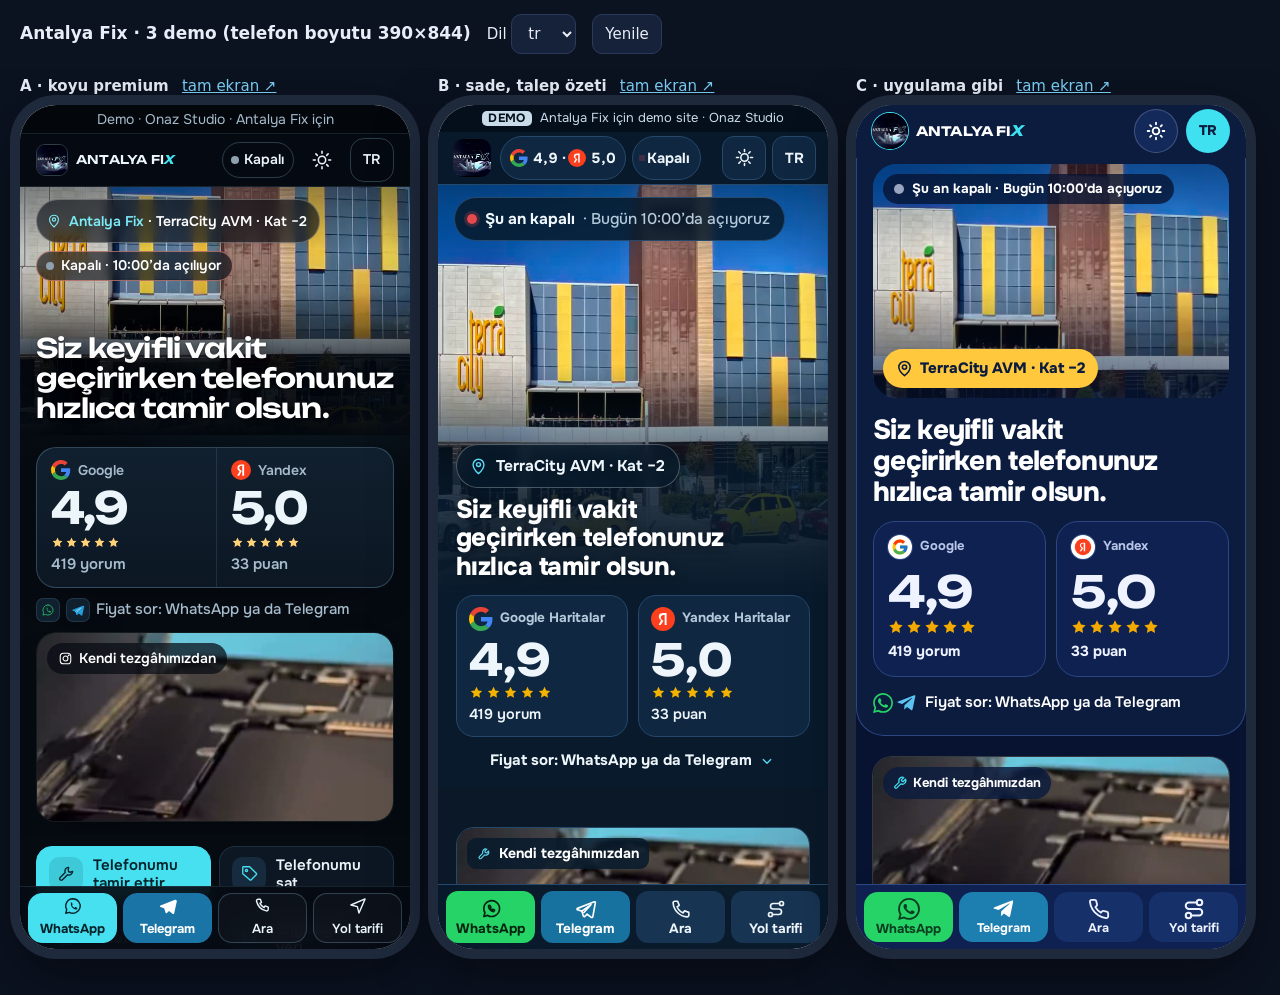
<file: demo/antalya-fix/index.html>
<!doctype html>
<html lang="tr"><head><meta charset="utf-8"><meta name="viewport" content="width=device-width,initial-scale=1">
<meta name="robots" content="noindex,nofollow"><title>Antalya Fix · 3 demo</title>
<style>
body{margin:0;background:#0b1220;color:#e8eef7;font:15px/1.4 system-ui,-apple-system,sans-serif}
header{padding:14px 20px;display:flex;gap:16px;align-items:center;flex-wrap:wrap}
header b{font-size:17px}
select,button{font:inherit;background:#16213a;color:#e8eef7;border:1px solid #2b3a5c;border-radius:10px;padding:8px 12px;min-height:40px}
.row{display:flex;gap:28px;padding:8px 20px 40px;overflow-x:auto}
figure{margin:0;flex:0 0 auto}
figcaption{margin:0 0 8px;font-weight:700}
figcaption a{color:#7dd3fc;font-weight:400;margin-left:8px}
iframe{width:390px;height:844px;border:0;border-radius:36px;background:#fff;box-shadow:0 0 0 10px #1e293b,0 20px 60px #0008}
</style></head><body>
<header><b>Antalya Fix · 3 demo (telefon boyutu 390×844)</b>
<label>Dil <select id="lang"><option>tr</option><option>ru</option><option>en</option><option>kk</option><option>uz</option></select></label>
<button id="re">Yenile</button></header>
<div class="row">
<figure><figcaption>A · koyu premium <a href="a/" target="_blank">tam ekran ↗</a></figcaption><iframe data-d="a"></iframe></figure>
<figure><figcaption>B · sade, talep özeti <a href="b/" target="_blank">tam ekran ↗</a></figcaption><iframe data-d="b"></iframe></figure>
<figure><figcaption>C · uygulama gibi <a href="c/" target="_blank">tam ekran ↗</a></figcaption><iframe data-d="c"></iframe></figure>
</div>
<script>
const s=document.getElementById('lang');
function load(){document.querySelectorAll('iframe').forEach(f=>f.src=f.dataset.d+'/index.html?lang='+s.value+'&t='+Date.now())}
s.onchange=load;document.getElementById('re').onclick=load;load();
</script></body></html>
</file>
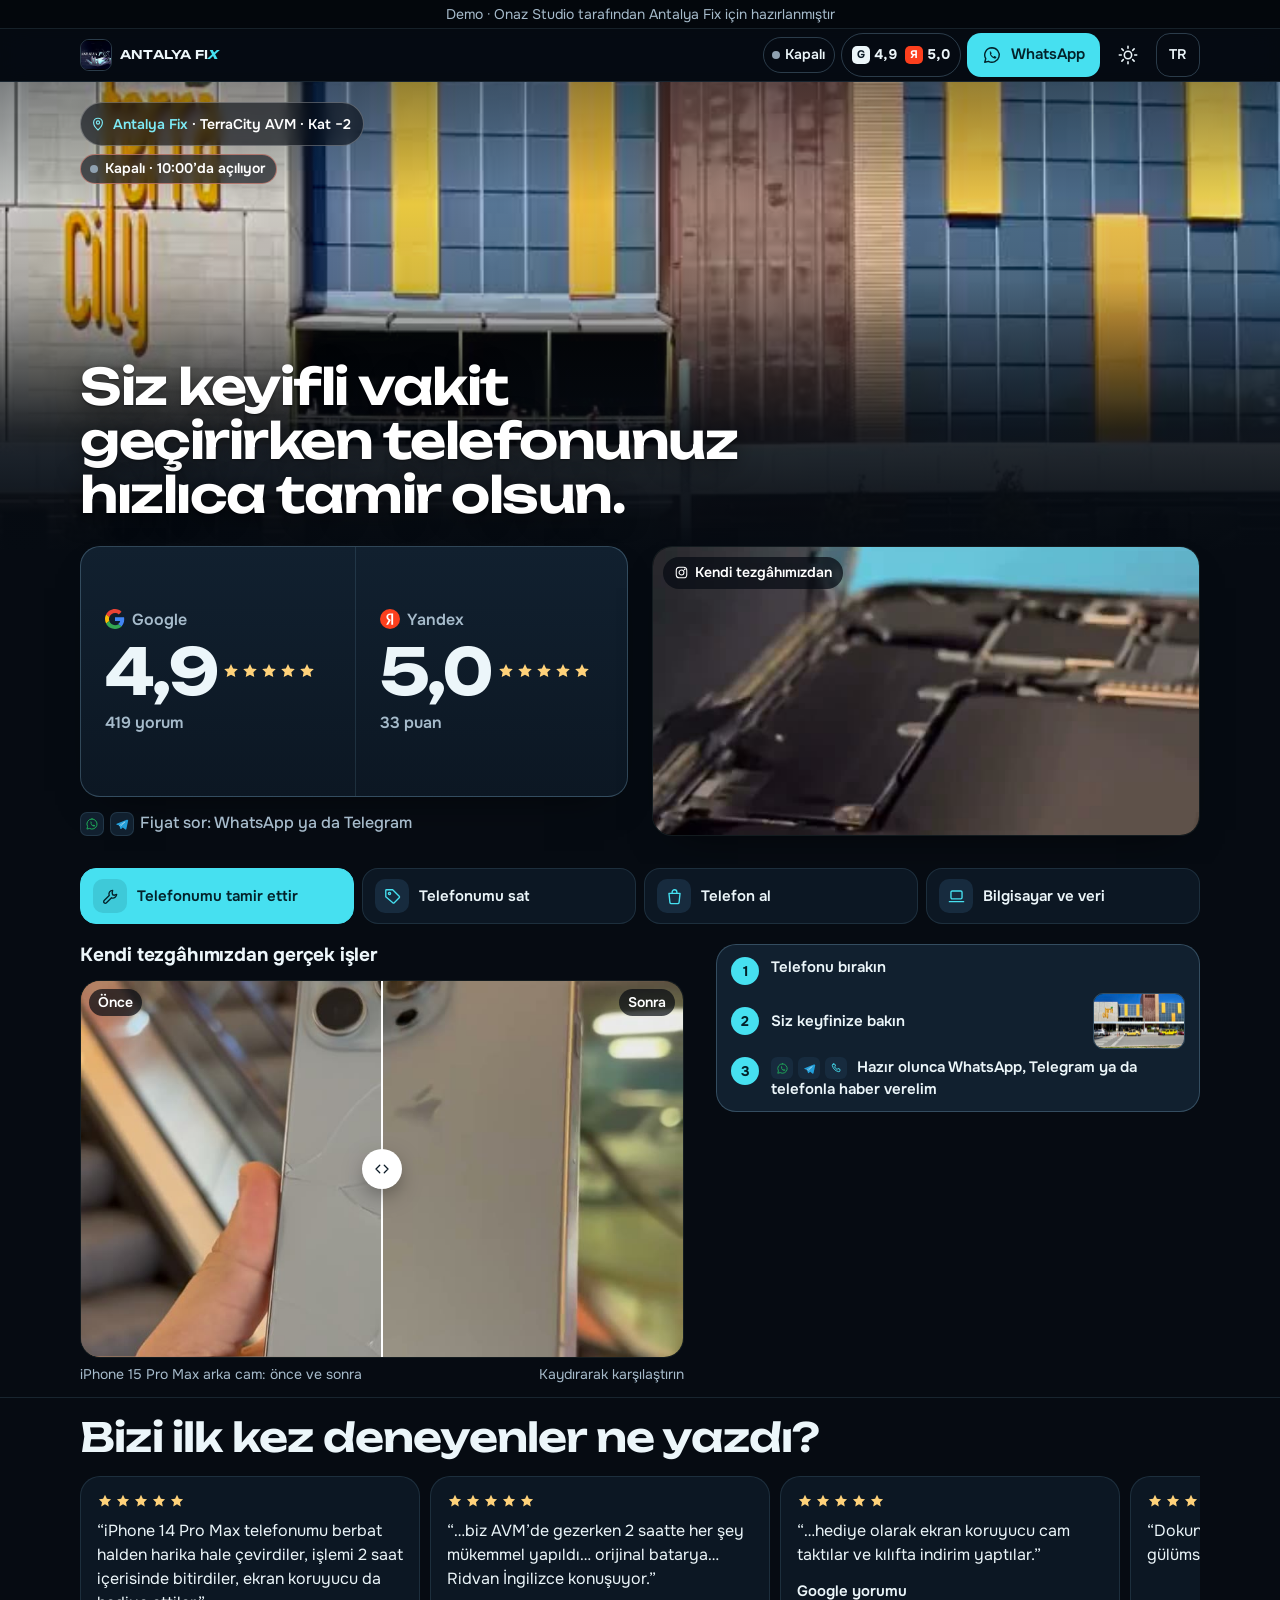
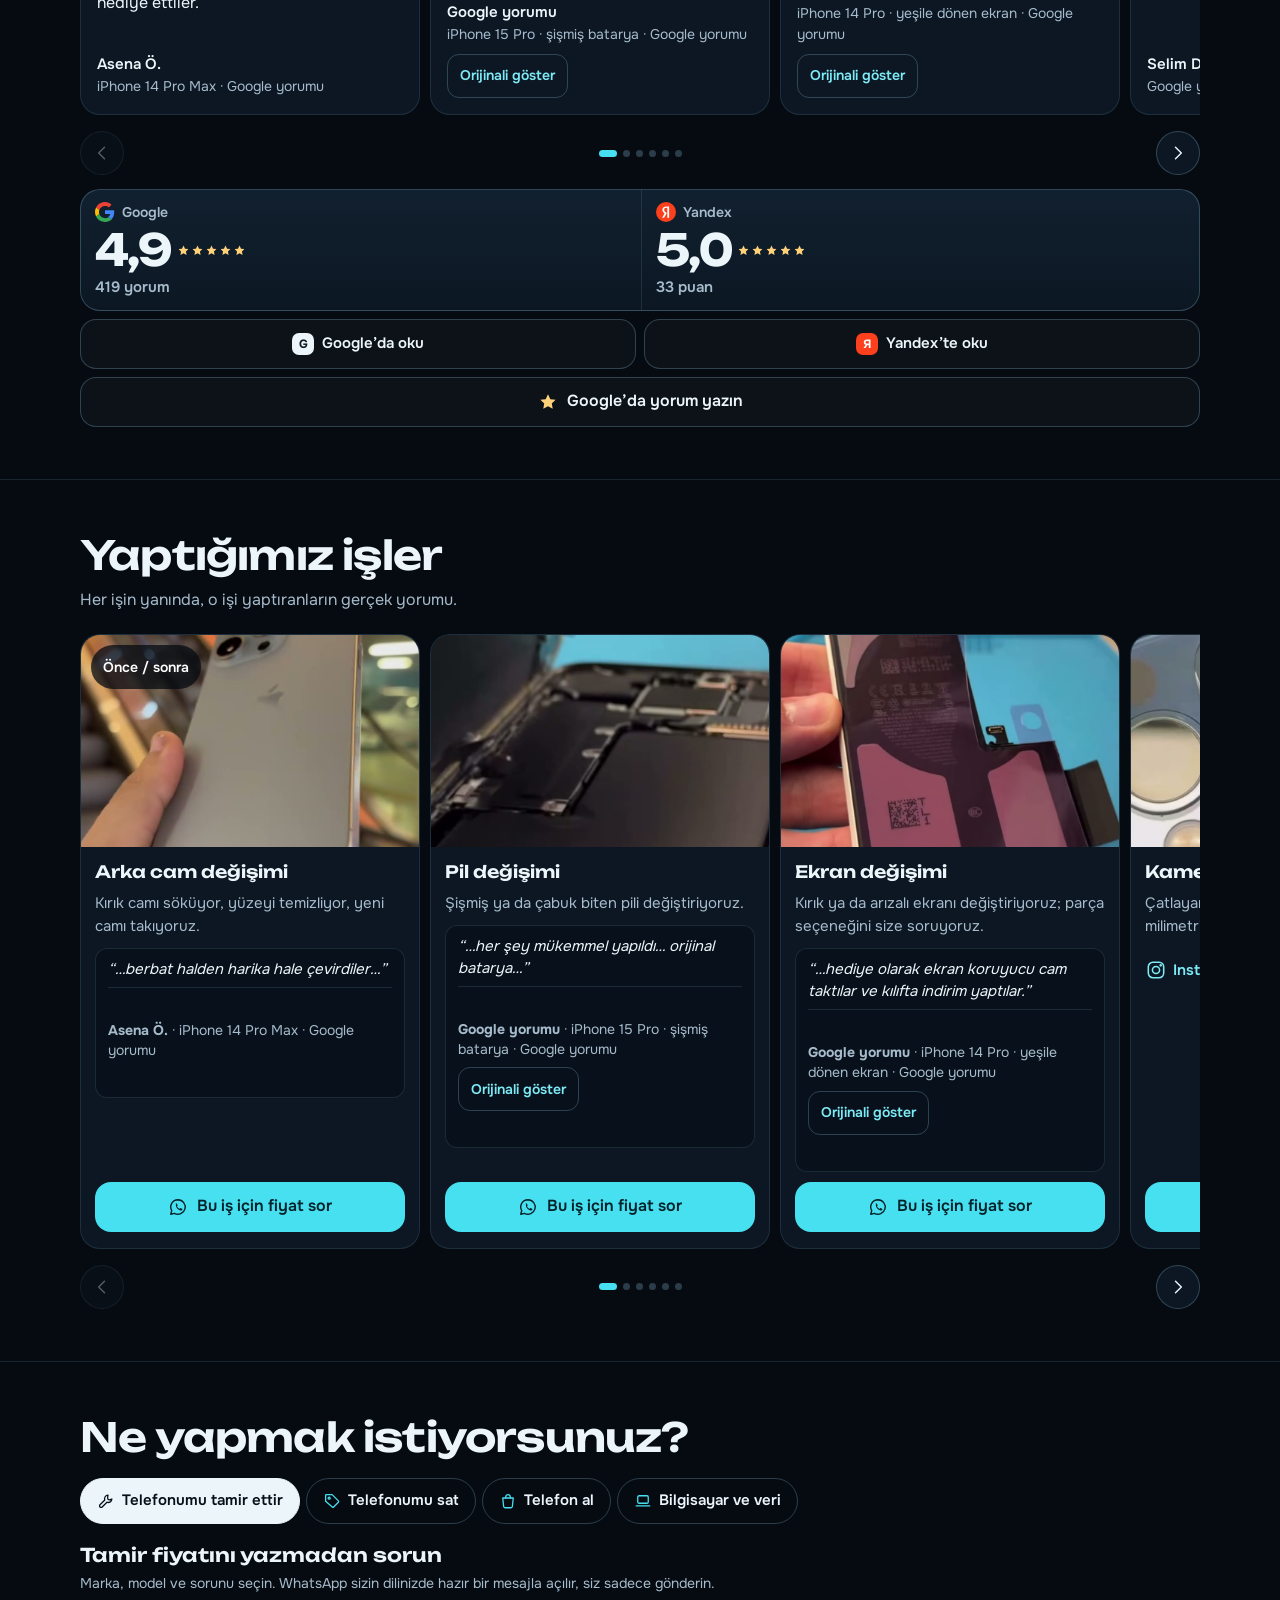
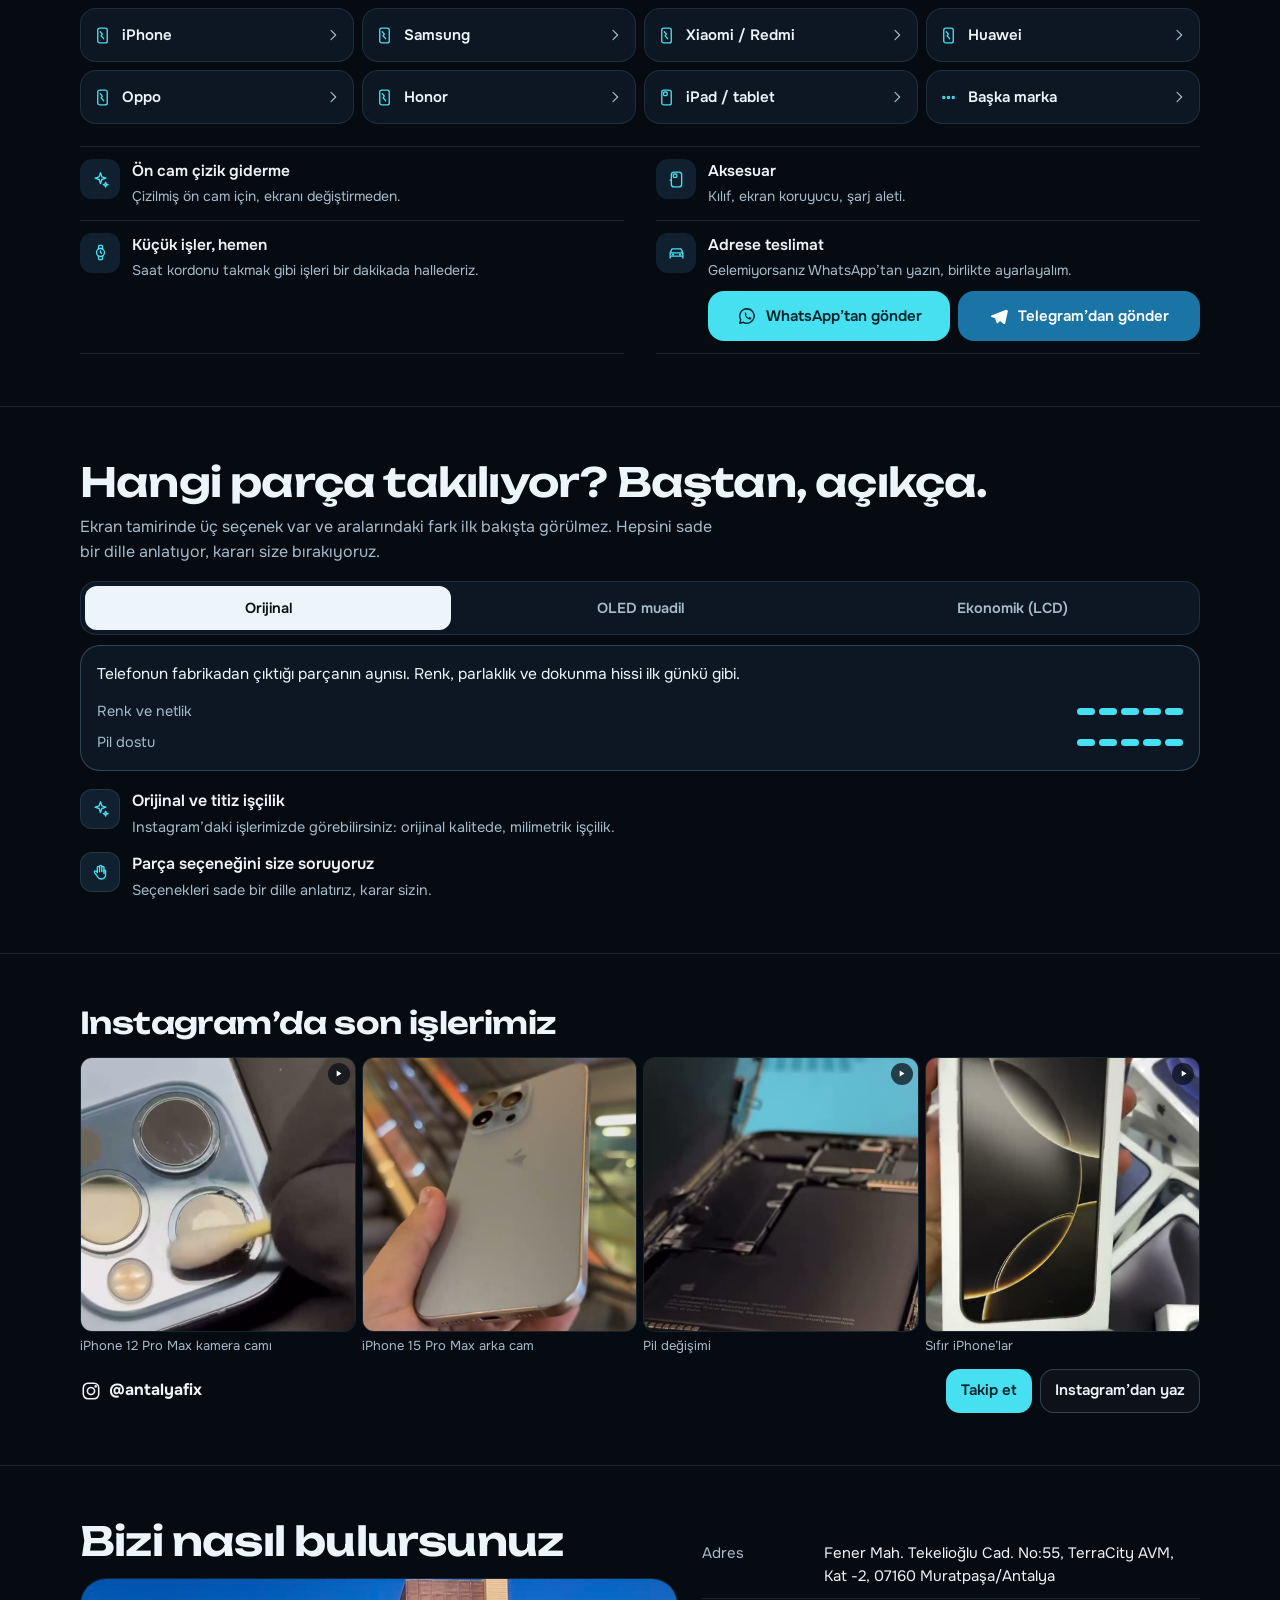
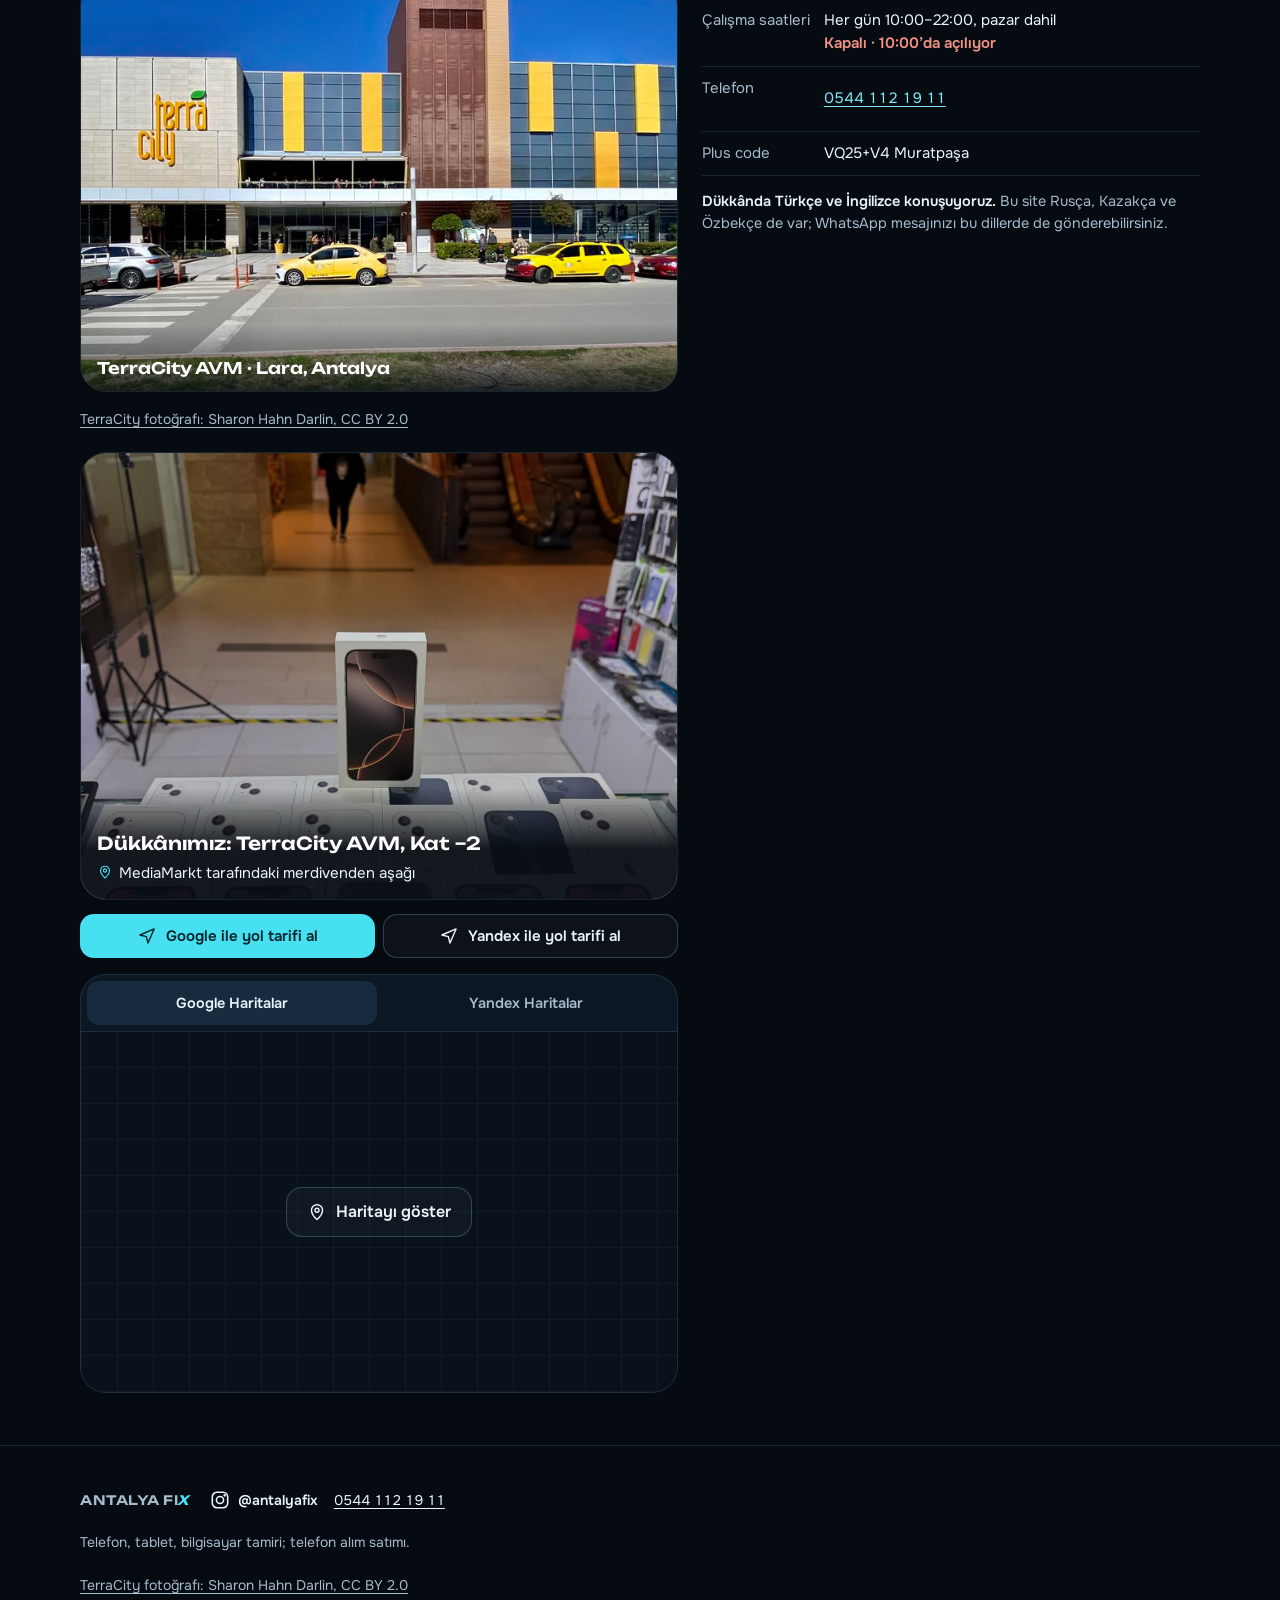
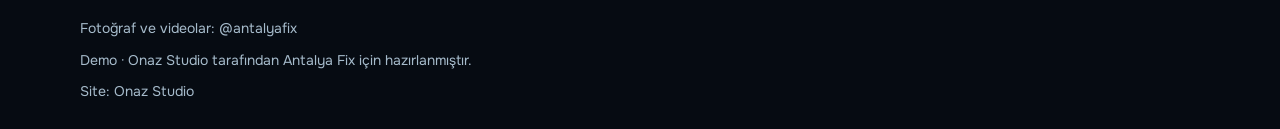
<file: demo/antalya-fix/a/index.html>
<!doctype html>
<html lang="tr" translate="yes">
<head>
<meta charset="utf-8">
<meta name="viewport" content="width=device-width, initial-scale=1, viewport-fit=cover">
<meta name="robots" content="noindex,nofollow">
<meta name="theme-color" content="#060B12">
<meta name="color-scheme" content="dark">
<title>Antalya Fix · TerraCity’de telefon tamiri</title>
<meta name="description" content="TerraCity AVM kat −2’de telefon, tablet ve bilgisayar tamiri; sıfır ve 2. el telefon. Her gün 10:00–22:00.">
<link rel="icon" href="logo.jpg">
<link rel="preload" as="image" href="../media/terracity-loop-m.jpg" media="(max-width:899px)" fetchpriority="high">
<link rel="preload" as="image" href="../media/terracity-loop.jpg" media="(min-width:900px)" fetchpriority="high">
<link rel="preconnect" href="https://fonts.googleapis.com">
<link rel="preconnect" href="https://fonts.gstatic.com" crossorigin>
<link href="https://fonts.googleapis.com/css2?family=Onest:wght@400;500;600;700&family=Unbounded:wght@500;600;700&display=swap" rel="stylesheet">
<style>
:root{
  --bg:#060B12; --bg-2:#08111B; --surface:#0C1723; --surface-2:#11202F; --surface-3:#172B3E;
  --line:rgba(150,205,235,.13); --line-2:rgba(150,205,235,.26);
  --ice:#ECF6FA; --mist:#A6BBCB; --dim:#8AA1B3;
  --cyan:#46E0F0; --on-cyan:#03222A; --cyan-ink:#7DEBF6;
  --gold:#FFD27A; --ok:#5BE3A1; --warn:#F2C46A; --stop:#F59384;
  --tg:#1A74A6;
  --sel-bg:#ECF6FA; --sel-fg:#071019; --hdr:rgba(6,11,18,.9); --demo-bg:#03070C; --trust-bg:linear-gradient(180deg,#11202F,#0C1723);
  --bubble-bg:#0F3A40; --bubble-fg:#E4FBFD; --map-bg:#09121B; --faint:#3A5166; --ph:#7B93A6; --cyan-h:#7AEBF6; --mark-bg:#ECF6FA; --mark-fg:#0B1A26; --glow:rgba(70,224,240,.12);
  --f-d:"Unbounded","Onest",system-ui,sans-serif;
  --f-b:"Onest",system-ui,-apple-system,"Segoe UI",Roboto,sans-serif;
  --r-xl:26px; --r-lg:20px; --r-md:16px;
  --ease:cubic-bezier(.16,1,.3,1);
  --bar:64px;
  color-scheme:dark;
}
:root[data-theme="light"]{
  --bg:#F3F6F8; --bg-2:#FFFFFF; --surface:#FFFFFF; --surface-2:#EDF2F5; --surface-3:#DFE8EE;
  --line:rgba(11,26,38,.12); --line-2:rgba(11,26,38,.24);
  --ice:#0B1A26; --mist:#465B6C; --dim:#4F6476;
  --cyan:#087F8F; --on-cyan:#FFFFFF; --cyan-ink:#06707E; --cyan-h:#066A76;
  --gold:#B7791F; --ok:#127A50; --warn:#8A5A00; --stop:#B4321F;
  --sel-bg:#0B1A26; --sel-fg:#FFFFFF; --hdr:rgba(243,246,248,.92); --demo-bg:#E4EBF0; --trust-bg:linear-gradient(180deg,#FFFFFF,#F4F8FA);
  --bubble-bg:#DDF4F6; --bubble-fg:#0B2A2E; --map-bg:#E6EDF2; --faint:#B5C3CE; --ph:#6A7F90; --mark-bg:#0B1A26; --mark-fg:#FFFFFF; --glow:rgba(8,127,143,.10);
  color-scheme:light;
}
*,*::before,*::after{box-sizing:border-box}
html{-webkit-text-size-adjust:100%;scroll-behavior:smooth;scroll-padding-top:72px;background:var(--bg);scrollbar-color:var(--surface-3) var(--bg)}
body{margin:0;background:var(--bg);color:var(--ice);font:400 16px/1.55 var(--f-b);-webkit-font-smoothing:antialiased;overflow-x:hidden;
  padding-bottom:calc(var(--bar) + env(safe-area-inset-bottom));-webkit-tap-highlight-color:rgba(70,224,240,.18);touch-action:manipulation}
@media (min-width:900px){body{padding-bottom:0}}
::selection{background:var(--cyan);color:var(--on-cyan)}
img,video,svg{display:block;max-width:100%}
img{height:auto}
a{color:inherit;text-underline-offset:.2em;text-decoration-thickness:1px}
button,input{font:inherit;color:inherit}
button{cursor:pointer}
h1,h2,h3,p{margin:0}
h1,h2,h3{text-wrap:balance}
p{text-wrap:pretty}
:focus-visible{outline:2px solid var(--cyan);outline-offset:3px;border-radius:10px}
.sr{position:absolute!important;width:1px;height:1px;overflow:hidden;clip:rect(0 0 0 0);white-space:nowrap}
.skip{position:absolute;left:12px;top:-60px;z-index:100;background:var(--sel-bg);color:var(--bg);padding:10px 14px;border-radius:12px;font-weight:600}
.skip:focus{top:10px}
.wrap{width:min(100% - 32px,1160px);margin-inline:auto}
.ic{width:22px;height:22px;flex:none;fill:none;stroke:currentColor;stroke-width:1.7;stroke-linecap:round;stroke-linejoin:round}
.ic.fill{fill:currentColor;stroke:none}
.num{font-variant-numeric:tabular-nums}
.ex{color:var(--mist);font-weight:500}

.demobar{background:var(--demo-bg);border-bottom:1px solid var(--line);color:var(--mist);font-size:14px;line-height:1.3;padding:4px 0;text-align:center}

/* header */
.top{position:sticky;top:0;z-index:40;background:var(--hdr);backdrop-filter:saturate(1.4) blur(14px);-webkit-backdrop-filter:saturate(1.4) blur(14px);border-bottom:1px solid var(--line)}
.top-in{display:flex;align-items:center;justify-content:space-between;gap:6px;height:52px}
.brand{display:flex;align-items:center;gap:8px;text-decoration:none;min-width:0;min-height:44px}
.brand img{width:32px;height:32px;border-radius:9px;border:1px solid var(--line-2)}
.wm{font:600 13px/1 var(--f-d);letter-spacing:.04em;white-space:nowrap}
.wm .x{display:inline-block;color:var(--cyan);font-weight:700;transform:skewX(-16deg)}
.top-r{display:flex;align-items:center;gap:4px}
.status{display:inline-flex;align-items:center;gap:6px;height:34px;padding:0 10px 0 9px;border-radius:999px;border:1px solid var(--line-2);font-size:14px;white-space:nowrap}
.status b{font-weight:600}
.status .sub{color:var(--mist);display:none}
.dot{width:8px;height:8px;border-radius:50%;background:var(--ok);animation:ping 2.4s var(--ease) infinite}
.status[data-state="soon"] .dot{background:var(--warn);animation:none}
.status[data-state="closed"] .dot{background:var(--stop);animation:none}
@keyframes ping{0%{box-shadow:0 0 0 0 rgba(91,227,161,.45)}70%,100%{box-shadow:0 0 0 7px rgba(91,227,161,0)}}
@media (min-width:560px){.status .sub{display:inline}}
.icon-btn{display:inline-flex;align-items:center;justify-content:center;gap:5px;min-width:44px;height:44px;padding:0 8px;border-radius:14px;border:1px solid transparent;background:transparent;text-decoration:none;color:var(--ice);transition:background-color .2s,border-color .2s}
.icon-btn:hover{background:var(--surface-2);border-color:var(--line)}
.lang{position:relative}
.lang-btn{border-color:var(--line-2);font-weight:600;font-size:14px}
.lang-btn .ic{width:18px;height:18px}
.lang-menu{position:absolute;right:0;top:calc(100% + 8px);margin:0;padding:6px;list-style:none;min-width:200px;background:var(--surface-2);border:1px solid var(--line-2);border-radius:18px;box-shadow:0 18px 50px -12px rgba(0,0,0,.7);transform-origin:top right;animation:pop .22s var(--ease)}
@keyframes pop{from{opacity:0;transform:scale(.96) translateY(-4px)}}
.lang-menu button{width:100%;display:flex;align-items:center;justify-content:space-between;gap:12px;min-height:46px;padding:0 14px;border:0;border-radius:12px;background:transparent;text-align:left;font-size:15.5px}
.lang-menu button:hover{background:var(--surface-3)}
.lang-menu button span{color:var(--mist);font-size:14px}
.lang-menu button[aria-current="true"]{background:rgba(70,224,240,.1)}
.top .wa-top{display:none}
@media (min-width:900px){.top .wa-top{display:inline-flex}}

/* buttons */
.btn{display:inline-flex;align-items:center;justify-content:center;gap:9px;min-height:50px;padding:0 20px;border-radius:var(--r-md);border:1px solid transparent;font:600 16px/1.15 var(--f-b);text-decoration:none;text-align:center;transition:background-color .2s,border-color .2s,transform .15s}
.btn:active{transform:scale(.98)}
.btn-p{background:var(--cyan);color:var(--on-cyan)}
.btn-p:hover{background:var(--cyan-h)}
.btn-g{background:rgba(236,246,250,.03);border-color:var(--line-2);color:var(--ice)}
.btn-g:hover{background:var(--surface-2);border-color:rgba(150,205,235,.42)}
.btn-tg{background:var(--tg);color:#fff}
.btn-tg:hover{background:#1E82BA}
.btn-sm{min-height:44px;padding:0 14px;font-size:15px;border-radius:14px}
.btn-block{width:100%}
.btn .ic{width:20px;height:20px}
.pair{display:grid;grid-template-columns:1fr 1fr;gap:8px}
.pair .btn{padding:0 10px;font-size:15px}

/* sections */
.sec{padding:52px 0}
.sec + .sec{border-top:1px solid var(--line)}
.h2{font:600 clamp(23px,6.2vw,40px)/1.15 var(--f-d);letter-spacing:-.02em}
.lede{color:var(--mist);font-size:16px;margin-top:10px;max-width:40em}
.note{font-size:14px;color:var(--mist);line-height:1.5}

/* hero */
.hero{position:relative;padding:10px 0 26px;overflow:hidden}
.hero::before{content:"";position:absolute;inset:-30% -40% auto auto;width:520px;height:520px;background:radial-gradient(closest-side,var(--glow),transparent);pointer-events:none}
.hero-in{position:relative}
.loc{display:flex;align-items:center;gap:10px;text-decoration:none;width:fit-content;max-width:100%}
.loc .pin{flex:none;width:36px;height:36px;border-radius:11px;display:grid;place-items:center;background:rgba(70,224,240,.12);color:var(--cyan)}
.loc .pin .ic{width:20px;height:20px}
.loc b{display:block;font-weight:700;font-size:15px;line-height:1.25}
.loc span{display:block;color:var(--mist);font-size:14px;line-height:1.3}
.hero h1{font:600 clamp(25px,6.9vw,58px)/1.06 var(--f-d);letter-spacing:-.03em;margin:10px 0 6px;max-width:19ch}
.hero .lead{color:var(--mist);font-size:15.5px;line-height:1.4;display:flex;align-items:center;gap:7px}
.hero .lead .ic{width:18px;height:18px;color:var(--cyan)}
/* trust card */
.trust{display:flex;flex-direction:column;margin-top:12px;border:1px solid var(--line-2);border-radius:var(--r-lg);background:var(--trust-bg);overflow:hidden}
.tr-row{display:flex;align-items:center;gap:12px;padding:8px 14px;text-decoration:none;color:var(--ice);transition:background-color .2s}
a.tr-row:hover{background:rgba(236,246,250,.03)}
.tr-g{order:1}.tr-y{order:2;border-top:1px solid var(--line)}
.trust.yfirst .tr-y{order:1;border-top:0}.trust.yfirst .tr-g{order:2;border-top:1px solid var(--line)}
.tr-meta{order:3;border-top:1px solid var(--line);padding:8px 14px 10px;display:grid;gap:3px}
.mark{flex:none;width:24px;height:24px;border-radius:7px;display:grid;place-items:center;font:700 13px/1 var(--f-b);background:var(--mark-bg);color:var(--mark-fg)}
.mark.y{background:#FC3F1D;color:#fff}
.tr-big{font:700 44px/1 var(--f-d);letter-spacing:-.04em;font-variant-numeric:tabular-nums}
.tr-mid{font:700 28px/1 var(--f-d);letter-spacing:-.03em;font-variant-numeric:tabular-nums}
.tr-txt{display:grid;gap:3px;min-width:0}
.stars{display:flex;gap:2px;color:var(--gold)}
.stars .ic{width:18px;height:18px}
.tr-y .stars .ic{width:15px;height:15px}
.tr-txt span{font-size:15px;color:var(--mist);line-height:1.25}
.tr-row .chev{margin-left:auto;color:var(--mist);width:18px;height:18px}
.tr-meta p{font-size:14px;color:var(--mist);display:flex;gap:7px;align-items:flex-start;line-height:1.35}
.tr-meta p .ic{width:16px;height:16px;margin-top:2px;color:var(--cyan)}
.tr-meta q{font-style:italic;color:var(--ice);quotes:"“" "”"}
.journeys{display:grid;grid-template-columns:1fr 1fr;gap:8px;margin-top:10px}
.jt{display:flex;align-items:center;gap:10px;min-height:58px;padding:8px 12px;border-radius:var(--r-md);border:1px solid var(--line);background:var(--surface);text-decoration:none;text-align:left;color:var(--ice);transition:border-color .2s,background-color .2s}
.jt:hover{border-color:var(--line-2);background:var(--surface-2)}
.jt .ji{flex:none;width:34px;height:34px;border-radius:10px;display:grid;place-items:center;background:var(--surface-3);color:var(--cyan)}
.jt .ji .ic{width:19px;height:19px}
.jt b{font:600 15px/1.2 var(--f-b)}
.jt.primary{background:var(--cyan);border-color:var(--cyan);color:var(--on-cyan)}
.jt.primary .ji{background:rgba(3,34,42,.12);color:var(--on-cyan)}
.jt.primary:hover{background:var(--cyan-h)}
@media (min-width:760px){.journeys{grid-template-columns:repeat(4,1fr)}.hero-grid{display:grid;grid-template-columns:1.1fr 1fr;gap:40px;align-items:end}.trust{margin-top:0}}

/* store + timeline */
.store{position:relative;margin:0;border-radius:var(--r-xl);overflow:hidden;border:1px solid var(--line);aspect-ratio:4/4.3}
.store img{width:100%;height:100%;object-fit:cover;object-position:50% 38%}
.store figcaption{position:absolute;left:0;right:0;bottom:0;padding:44px 16px 14px;background:linear-gradient(180deg,rgba(6,11,18,0),rgba(6,11,18,.92) 55%)}
.store figcaption b{display:block;font:600 18px/1.25 var(--f-d)}
.store figcaption span{display:flex;align-items:center;gap:6px;color:var(--ice);font-size:15px;margin-top:4px}
.store figcaption .ic{width:16px;height:16px;color:var(--cyan)}
.routes{display:grid;grid-template-columns:1fr 1fr;gap:8px;margin-top:10px}
.routes .btn{padding:0 10px;font-size:15px}
.timer{margin-top:12px;padding:14px 16px;border-radius:var(--r-lg);background:var(--surface-2);border:1px solid var(--line-2)}
.tm-row{display:grid;grid-template-columns:auto 1fr auto;align-items:end;gap:10px}
.tm-lbl{display:block;font-size:14px;color:var(--mist);line-height:1.3;margin-bottom:4px}
.tm-time{display:block;font:600 24px/1 var(--f-d);font-variant-numeric:tabular-nums}
.tm-b{text-align:right}.tm-b .tm-time{color:var(--cyan)}
.tm-track{position:relative;align-self:center;text-align:center;padding-top:22px}
.tm-track::before{content:"";position:absolute;left:0;right:0;top:11px;border-top:1.5px dashed rgba(150,205,235,.38)}
.tm-dot{position:absolute;top:11px;left:6%;width:24px;height:24px;margin:-12px 0 0 -12px;border-radius:50%;background:var(--surface-3);border:1px solid var(--line-2);display:grid;place-items:center;color:var(--cyan);animation:walk 6s ease-in-out infinite}
.tm-dot .ic{width:13px;height:13px}
.tm-track small{font-size:14px;color:var(--mist)}
@keyframes walk{0%{left:6%}50%{left:94%}100%{left:6%}}
.tm-note{margin-top:10px;font-size:14px;color:var(--mist);display:flex;gap:8px;align-items:flex-start}
.tm-note .ic{width:16px;height:16px;margin-top:2px;color:var(--cyan)}
.timer.late .tm-row{display:none}
@media (min-width:900px){.store-grid{display:grid;grid-template-columns:1fr 1fr;gap:24px;align-items:start}.store{aspect-ratio:4/3}}

/* proof */
.proof{display:grid;grid-template-columns:1fr 1fr;gap:8px;margin-top:18px}
.reel,.ba{position:relative;border-radius:var(--r-lg);overflow:hidden;border:1px solid var(--line);aspect-ratio:4/5;background:#000}
.reel video{width:100%;height:100%;object-fit:cover}
.vbtn{position:absolute;right:8px;bottom:8px;width:44px;height:44px;border-radius:50%;border:1px solid rgba(236,246,250,.35);background:rgba(6,11,18,.62);display:grid;place-items:center;color:var(--ice)}
.vbtn .ic{width:18px;height:18px}
.ba{--pos:50%;user-select:none;-webkit-user-select:none}
.ba img{position:absolute;inset:0;width:100%;height:100%;object-fit:cover}
.ba .before{clip-path:inset(0 calc(100% - var(--pos)) 0 0)}
.ba .line{position:absolute;top:0;bottom:0;left:var(--pos);width:2px;margin-left:-1px;background:var(--sel-bg);pointer-events:none}
.ba .knob{position:absolute;top:50%;left:var(--pos);width:40px;height:40px;margin:-20px 0 0 -20px;border-radius:50%;background:var(--sel-bg);color:var(--bg);display:grid;place-items:center;box-shadow:0 8px 24px -6px rgba(0,0,0,.6);pointer-events:none}
.ba .knob .ic{width:18px;height:18px}
.ba .lab{position:absolute;top:8px;padding:3px 9px;border-radius:999px;background:rgba(6,11,18,.7);font-size:14px;font-weight:600;pointer-events:none}
.ba .lab.l{left:8px}.ba .lab.r{right:8px}
.ba input{position:absolute;inset:0;width:100%;height:100%;margin:0;opacity:0;cursor:ew-resize;touch-action:pan-y}
.ba:focus-within{outline:2px solid var(--cyan);outline-offset:3px}
.proof-cap{display:flex;justify-content:space-between;gap:10px;margin-top:8px;font-size:14px;color:var(--mist)}
/* work cards */
.scroller{display:flex;gap:10px;overflow-x:auto;scroll-snap-type:x mandatory;scroll-padding-inline:16px;padding:4px 16px 12px;margin:18px -16px 0;scrollbar-width:thin;scrollbar-color:var(--surface-3) transparent;overscroll-behavior-x:contain}
.scroller > *{scroll-snap-align:start;flex:none}
.wc{width:min(82%,330px);display:flex;flex-direction:column;border-radius:var(--r-lg);border:1px solid var(--line);background:var(--surface);overflow:hidden}
.wc .ph{position:relative;aspect-ratio:16/10;background:var(--surface-2)}
.wc .ph img{width:100%;height:100%;object-fit:cover}
.wc .t2h{position:absolute;left:10px;top:10px;padding:4px 10px;border-radius:999px;background:rgba(6,11,18,.75);font-size:14px;font-weight:600;color:var(--ice)}
.wc .bd{display:flex;flex-direction:column;gap:10px;padding:14px 14px 16px;flex:1}
.wc h3{font:600 17px/1.25 var(--f-d)}
.wc .d{font-size:15px;color:var(--mist)}
.wc blockquote{margin:0;padding:10px 12px;border-radius:12px;background:var(--bg-2);border:1px solid var(--line);font-size:15px;font-style:italic;line-height:1.45}
.wc blockquote footer{font-style:normal;color:var(--mist);font-size:14px;margin-top:6px;display:flex;justify-content:space-between;gap:8px;align-items:center;flex-wrap:wrap}
.wc .act{margin-top:auto;display:grid;grid-template-columns:1fr 50px;gap:8px}
.wc .act .btn{min-height:46px;font-size:15px;padding:0 12px}
.tgsq{min-width:50px;padding:0!important}
.linkbtn{display:inline-flex;align-items:center;gap:6px;min-height:44px;color:var(--cyan-ink);font-weight:600;font-size:15px;text-decoration:none;background:none;border:0;padding:0}
.rv-tg{min-height:44px;padding:0 12px;border-radius:12px;border:1px solid var(--line-2);background:transparent;color:var(--cyan-ink);font-size:14px;font-weight:600}
.rv-tg:hover{background:var(--surface-2)}
@media (min-width:1000px){.scroller{margin-inline:0;padding-inline:0}.wc{width:340px}.proof{max-width:760px}}

/* reviews */
.rvs .rv{width:min(84%,340px);display:flex;flex-direction:column;gap:10px;padding:16px;border-radius:var(--r-lg);border:1px solid var(--line);background:var(--surface);margin:0}
.rv .stars .ic{width:16px;height:16px}
.rv blockquote{margin:0;font-size:16px;line-height:1.5}
.rv-f{display:flex;align-items:center;justify-content:space-between;gap:8px;flex-wrap:wrap;margin-top:auto}
.rv-who b{display:block;font-weight:600;font-size:15px}
.rv-who span{display:block;color:var(--mist);font-size:14px}
.rv-acts{display:flex;flex-wrap:wrap;gap:8px;margin-top:6px}

/* act: journeys + forms */
.seg{display:flex;gap:6px;overflow-x:auto;margin:18px -16px 0;padding:0 16px 4px;scrollbar-width:none}
.seg::-webkit-scrollbar{display:none}
.seg button{flex:none;min-height:46px;padding:0 16px;border-radius:999px;border:1px solid var(--line-2);background:transparent;color:var(--ice);font-weight:600;font-size:15px;display:inline-flex;align-items:center;gap:7px;white-space:nowrap}
.seg button .ic{width:18px;height:18px;color:var(--cyan)}
.seg button[aria-selected="true"]{background:var(--sel-bg);border-color:var(--sel-bg);color:var(--sel-fg)}
.seg button[aria-selected="true"] .ic{color:var(--sel-fg)}
.panel{margin-top:16px}
.panel[hidden]{display:none}
.panel > h3{font:600 19px/1.25 var(--f-d)}
.panel > .note{margin-top:6px}
.brands{display:grid;grid-template-columns:1fr 1fr;gap:8px;margin-top:14px}
.tile{display:flex;align-items:center;gap:10px;min-height:54px;padding:0 12px;border-radius:var(--r-md);border:1px solid var(--line);background:var(--surface);text-align:left;font-weight:600;font-size:15px;color:var(--ice);transition:border-color .2s,background-color .2s}
.tile:hover{border-color:var(--line-2);background:var(--surface-2)}
.tile .ic{color:var(--cyan);width:19px;height:19px}
.tile .chev{margin-left:auto;color:var(--mist);width:16px;height:16px}
.tile[aria-pressed="true"]{border-color:var(--sel-bg);background:var(--surface-3)}
@media (min-width:760px){.brands{grid-template-columns:repeat(4,1fr)}}
.box{border:1px solid var(--line);border-radius:var(--r-lg);background:var(--surface);padding:16px}
.box + .box{margin-top:10px}
.box.q{background:transparent;border-style:dashed;border-color:var(--line-2)}
.box h4{margin:0;font:600 17px/1.3 var(--f-b)}
.box > p{color:var(--mist);margin-top:6px;font-size:15px}
.box .pair,.box > .btn{margin-top:14px}
/* chips + forms */
.fs{border:0;margin:0;padding:0;min-width:0}
.fs + .fs{margin-top:16px}
.fs legend,.flabel{display:block;padding:0;margin-bottom:8px;font-weight:600;font-size:15px}
.chips{display:flex;flex-wrap:wrap;gap:8px}
.chip{position:relative;display:inline-flex}
button.chip{background:none;border:0;padding:0;color:inherit}
.chip input{position:absolute;opacity:0;width:1px;height:1px;pointer-events:none}
.chip span{display:inline-flex;align-items:center;gap:6px;min-height:44px;padding:0 15px;border-radius:999px;border:1px solid var(--line-2);background:rgba(236,246,250,.02);font-size:15px;cursor:pointer;transition:background-color .15s,border-color .15s;user-select:none}
.chip span:hover{border-color:rgba(150,205,235,.45)}
.chip input:checked + span{background:var(--sel-bg);border-color:var(--sel-bg);color:var(--sel-fg);font-weight:600}
.chip input:focus-visible + span{outline:2px solid var(--cyan);outline-offset:2px}
.field{width:100%;min-height:50px;padding:0 15px;border-radius:var(--r-md);border:1px solid var(--line-2);background:var(--bg-2);color:var(--ice);font-size:16px;caret-color:var(--cyan)}
.field::placeholder{color:var(--ph)}
.field:focus{outline:none;border-color:var(--cyan);box-shadow:0 0 0 3px rgba(70,224,240,.18)}
.err{color:var(--stop);font-size:14px;margin-top:8px}
.err:empty{display:none}
.check{display:flex;align-items:center;gap:12px;min-height:46px;cursor:pointer;font-size:15px}
.check input{width:22px;height:22px;accent-color:var(--cyan);flex:none;margin:0}
.range-row{display:flex;align-items:center;gap:12px}
.range-row input[type=range]{flex:1;accent-color:var(--cyan);height:44px}
.range-row output{min-width:56px;text-align:right;font:600 17px var(--f-d);font-variant-numeric:tabular-nums}
.range-row.off input,.range-row.off output{opacity:.35}
/* sell */
.offer{margin-top:14px;border-radius:var(--r-lg);padding:16px;background:var(--surface-2);border:1px solid rgba(70,224,240,.35)}
.offer[hidden]{display:none}
.offer b{display:block;font-weight:600;font-size:15px;color:var(--mist)}
.offer .val{font:600 22px/1.25 var(--f-d);margin-top:6px;font-variant-numeric:tabular-nums}
.offer .val .ex{font:500 22px/1.25 var(--f-b)}
.offer p{color:var(--mist);font-size:14px;margin-top:8px}
.thumbs{display:flex;flex-wrap:wrap;gap:6px;margin-top:10px}
.thumbs:empty{display:none}
.thumbs > *{width:60px;height:60px;border-radius:10px;object-fit:cover;border:1px solid var(--line-2);background:var(--surface-3);display:grid;place-items:center;color:var(--mist);font-size:12px}
.upl{position:relative;display:flex}
.upl input{position:absolute;inset:0;opacity:0;width:100%;cursor:pointer}
.upl:focus-within{outline:2px solid var(--cyan);outline-offset:3px;border-radius:var(--r-md)}
.grid2{display:grid;gap:10px;margin-top:12px}
.thanks{margin-top:12px;padding:14px;border-radius:14px;background:rgba(91,227,161,.1);border:1px solid rgba(91,227,161,.35);color:var(--ice);font-size:15px;display:flex;gap:10px}
.thanks .ic{color:var(--ok)}
.thanks[hidden]{display:none}
.notif{margin-top:12px;border-radius:18px;border:1px solid var(--line-2);background:#EEF4F6;color:#0B1A26;padding:14px;box-shadow:0 20px 40px -20px rgba(0,0,0,.8)}
.notif[hidden]{display:none}
.notif .nh{display:flex;align-items:center;gap:10px}
.notif .nh img{width:30px;height:30px;border-radius:8px}
.notif .nh b{font-weight:700;font-size:15px}
.notif .nh span{margin-left:auto;font-size:13px;color:#3E5466}
.notif p{font-size:14.5px;margin-top:8px;line-height:1.45;color:#1C2E3C}
.notif p strong{color:#0B1A26}
.notif .pair{margin-top:12px}
.notif .btn-g{border-color:#9FB2C1;color:#0B1A26;background:#fff}
.notif .btn-p{background:#0A8FA0;color:#fff}
.divider{display:flex;align-items:center;gap:10px;color:var(--mist);font-size:14px;margin:18px 0 10px}
.divider::before,.divider::after{content:"";flex:1;border-top:1px solid var(--line)}
/* buy */
.tabs{display:inline-flex;padding:4px;border-radius:16px;background:var(--surface);border:1px solid var(--line);gap:4px;margin-top:14px}
.tabs button{min-height:44px;padding:0 16px;border-radius:12px;border:0;background:transparent;color:var(--mist);font-weight:600;font-size:15px}
.tabs button[aria-selected="true"]{background:var(--sel-bg);color:var(--sel-fg)}
.pc{width:min(78%,290px);display:grid;grid-template-columns:62px 1fr;gap:12px;padding:14px;border-radius:var(--r-lg);border:1px solid var(--line);background:var(--surface)}
.pc h3{font:600 16px/1.25 var(--f-b)}
.phn{width:54px;height:104px;border-radius:14px;position:relative;background:linear-gradient(145deg,var(--c1),var(--c2));box-shadow:inset 0 0 0 1.5px rgba(255,255,255,.16)}
.phn::before{content:"";position:absolute;left:5px;top:5px;width:23px;height:23px;border-radius:7px;background:rgba(0,0,0,.18);box-shadow:inset 0 0 0 1px rgba(255,255,255,.14)}
.phn::after{content:"";position:absolute;left:8px;top:8px;width:8px;height:8px;border-radius:50%;background:#0A0F14;box-shadow:10px 0 0 #0A0F14,0 10px 0 #0A0F14}
.phn.and::before{width:14px;height:36px;border-radius:8px}
.phn.and::after{box-shadow:0 12px 0 #0A0F14,0 24px 0 #0A0F14;left:8px;top:9px}
.badges{display:flex;flex-wrap:wrap;gap:5px;margin-top:6px}
.bdg{display:inline-flex;align-items:center;gap:4px;font-size:13.5px;font-weight:600;padding:3px 8px;border-radius:999px;background:rgba(91,227,161,.12);color:var(--ok)}
.bdg .ic{width:13px;height:13px}
.bdg.bat{background:var(--surface-3);color:var(--ice)}
.pc .chips{margin-top:8px;gap:6px}
.pc .chip span{padding:0 12px;font-size:14.5px}
.pc .price{margin-top:8px;font-size:14px;color:var(--mist)}
.pc .act{display:grid;grid-template-columns:1fr 46px;gap:6px;margin-top:10px;grid-column:1/-1}
.pc .act .btn{min-height:46px;font-size:15px;padding:0 10px}
.boxes{position:relative;margin:14px 0 0;border-radius:var(--r-lg);overflow:hidden;border:1px solid var(--line);aspect-ratio:16/8}
.boxes img{width:100%;height:100%;object-fit:cover;object-position:50% 14%}
/* also */
ul.also{list-style:none;margin:22px 0 0;padding:0;border-top:1px solid var(--line)}
.also li{display:grid;grid-template-columns:40px 1fr;gap:12px;padding:12px 0;border-bottom:1px solid var(--line)}
.also .pi{width:40px;height:40px;border-radius:12px;display:grid;place-items:center;background:var(--surface-2);color:var(--cyan)}
.also .pi .ic{width:19px;height:19px}
.also b{font-weight:600;font-size:15.5px}
.also p{color:var(--mist);font-size:14px;margin-top:2px}
@media (min-width:760px){ul.also{display:grid;grid-template-columns:1fr 1fr;column-gap:32px}}
/* parts */
.ptabs{display:flex;gap:6px;margin-top:16px;padding:4px;border-radius:16px;background:var(--surface);border:1px solid var(--line)}
.ptabs button{flex:1;min-height:44px;padding:0 6px;border-radius:12px;border:0;background:transparent;color:var(--mist);font-weight:600;font-size:14.5px;line-height:1.15}
.ptabs button[aria-selected="true"]{background:var(--sel-bg);color:var(--sel-fg)}
.tier{margin-top:10px;border:1px solid var(--line-2);border-radius:var(--r-lg);background:var(--surface);padding:16px}
.tier p{color:var(--ice);font-size:15.5px}
.meters{margin:14px 0 0;display:grid;gap:9px}
.meter{display:flex;align-items:center;justify-content:space-between;gap:12px;font-size:14.5px;color:var(--mist)}
.segs{display:flex;gap:4px}
.segs i{width:18px;height:7px;border-radius:4px;background:var(--surface-3)}
.segs i.on{background:var(--cyan)}
.lira{font-weight:700;letter-spacing:.08em;color:var(--ice)}
.lira span{color:var(--faint)}
.warr{display:flex;align-items:center;gap:8px;margin-top:14px;padding-top:12px;border-top:1px solid var(--line);font-weight:600;font-size:15px}
.warr .ic{color:var(--cyan)}
.prom{list-style:none;margin:18px 0 0;padding:0;display:grid;gap:14px}
.prom li{display:grid;grid-template-columns:40px 1fr;gap:12px}
.prom .pi{width:40px;height:40px;border-radius:12px;display:grid;place-items:center;background:var(--surface-2);border:1px solid var(--line);color:var(--cyan)}
.prom .pi .ic{width:19px;height:19px}
.prom b{display:block;font-weight:600;font-size:16px}
.prom p{color:var(--mist);font-size:14.5px;margin-top:2px}
/* instagram */
.igs{display:grid;grid-template-columns:repeat(4,1fr);gap:6px;margin-top:16px}
.igs a{display:flex;flex-direction:column;gap:6px;text-decoration:none;color:var(--mist);font-size:13px;line-height:1.25}
.igs .sq{position:relative;aspect-ratio:1;border-radius:12px;overflow:hidden;border:1px solid var(--line)}
.igs .sq img{width:100%;height:100%;object-fit:cover}
.igs .pl{position:absolute;right:5px;top:5px;width:22px;height:22px;border-radius:50%;background:rgba(6,11,18,.7);display:grid;place-items:center;color:#fff}
.igs .pl .ic{width:11px;height:11px}
.ig-foot{display:flex;flex-wrap:wrap;align-items:center;gap:8px;margin-top:14px}
.ig-foot .h{font-weight:700;margin-right:auto;display:inline-flex;align-items:center;gap:7px}
/* find */
.mapbox{border:1px solid var(--line);border-radius:var(--r-xl);overflow:hidden;background:var(--surface);margin-top:16px}
.maptabs{display:flex;gap:4px;padding:6px;border-bottom:1px solid var(--line)}
.maptabs button{flex:1;min-height:44px;border:0;border-radius:12px;background:transparent;color:var(--mist);font-weight:600;font-size:14.5px}
.maptabs button[aria-selected="true"]{background:var(--surface-3);color:var(--ice)}
.mappane{position:relative;height:260px;background:var(--map-bg);display:grid;place-items:center}
.mappane::before{content:"";position:absolute;inset:0;background:repeating-linear-gradient(90deg,rgba(150,205,235,.05) 0 1px,transparent 1px 36px),repeating-linear-gradient(0deg,rgba(150,205,235,.05) 0 1px,transparent 1px 36px);pointer-events:none}
.mappane iframe{position:absolute;inset:0;width:100%;height:100%;border:0}
.mappane .btn{position:relative}
.info{margin:14px 0 0;display:grid}
.info div{display:grid;grid-template-columns:110px 1fr;gap:12px;padding:10px 0;border-bottom:1px solid var(--line);font-size:15px}
.info dt{color:var(--mist)}
.info dd{margin:0}
.info a{color:var(--cyan-ink)}
.langs{margin-top:14px;font-size:14.5px;color:var(--mist)}
.langs b{color:var(--ice);font-weight:600}
@media (min-width:900px){.find{display:grid;grid-template-columns:1.2fr 1fr;gap:24px;align-items:start}.mappane{height:360px}}
footer{padding:32px 0 26px;color:var(--mist);font-size:14px;border-top:1px solid var(--line)}
.foot{display:grid;gap:10px}
.foot-r{display:flex;flex-wrap:wrap;gap:6px 16px;align-items:center}
.foot a{color:var(--ice)}
.foot .ig-link{display:inline-flex;align-items:center;gap:7px;min-height:44px;font-weight:600;text-decoration:none}
/* bottom bar */
.mbar{position:fixed;left:0;right:0;bottom:0;z-index:45;display:grid;grid-template-columns:repeat(4,1fr);gap:6px;padding:6px 8px calc(6px + env(safe-area-inset-bottom));background:var(--hdr);backdrop-filter:blur(14px);-webkit-backdrop-filter:blur(14px);border-top:1px solid var(--line)}
.mbar a{display:flex;flex-direction:column;align-items:center;justify-content:center;gap:3px;height:52px;border-radius:14px;text-decoration:none;font-size:13px;font-weight:600;color:var(--ice);border:1px solid var(--line-2);background:rgba(236,246,250,.03);white-space:nowrap;min-width:0}
.mbar a .ic{width:20px;height:20px}
.mbar a.wa{background:var(--cyan);border-color:var(--cyan);color:var(--on-cyan)}
.mbar a.tg{background:var(--tg);border-color:var(--tg);color:#fff}
.mbar.tgfirst a.tg{order:-1}
@media (min-width:900px){.mbar{display:none}}
.totop{position:fixed;right:14px;bottom:calc(var(--bar) + 14px + env(safe-area-inset-bottom));z-index:44;width:48px;height:48px;border-radius:50%;border:1px solid var(--line-2);background:var(--surface-2);color:var(--ice);display:grid;place-items:center;box-shadow:0 10px 30px -10px rgba(0,0,0,.8);opacity:0;transform:translateY(10px);pointer-events:none;transition:opacity .25s,transform .25s}
.totop.on{opacity:1;transform:none;pointer-events:auto}
@media (min-width:900px){.totop{bottom:24px}}
.toast{position:fixed;left:50%;bottom:calc(var(--bar) + 18px + env(safe-area-inset-bottom));z-index:60;transform:translate(-50%,20px);width:min(92vw,420px);padding:12px 16px;border-radius:14px;background:var(--sel-bg);color:var(--sel-fg);font-weight:600;font-size:15px;box-shadow:0 18px 40px -12px rgba(0,0,0,.8);opacity:0;pointer-events:none;transition:opacity .25s,transform .25s;display:flex;gap:10px;align-items:center}
.toast.on{opacity:1;transform:translate(-50%,0)}
/* sheet */
dialog.sheet{position:fixed;inset:auto 0 0 0;margin:0 auto;padding:0;width:100%;max-width:560px;max-height:min(92dvh,780px);border:0;background:transparent;color:var(--ice);overflow:visible}
dialog.sheet::backdrop{background:rgba(2,5,9,.62);backdrop-filter:blur(3px);-webkit-backdrop-filter:blur(3px)}
.sh{display:flex;flex-direction:column;max-height:min(92dvh,780px);background:var(--surface);border:1px solid var(--line-2);border-bottom:0;border-radius:var(--r-xl) var(--r-xl) 0 0;box-shadow:0 -30px 80px -20px rgba(0,0,0,.8);padding-bottom:env(safe-area-inset-bottom)}
dialog.sheet[open] .sh{animation:up .42s var(--ease)}
dialog.sheet.closing .sh{animation:down .26s cubic-bezier(.4,0,1,1) forwards}
@keyframes up{from{transform:translateY(100%)}}
@keyframes down{to{transform:translateY(100%)}}
@media (min-width:760px){dialog.sheet{inset:0;margin:auto;max-width:540px;height:fit-content}.sh{border-radius:var(--r-xl);border-bottom:1px solid var(--line-2)}}
.grab{padding:10px 0 2px;display:grid;place-items:center;touch-action:none;cursor:grab}
.grab i{width:42px;height:5px;border-radius:3px;background:var(--line-2)}
.sh-h{display:grid;grid-template-columns:44px 1fr 44px;align-items:center;gap:6px;padding:4px 10px 10px;touch-action:none}
.sh-h .mid{text-align:center;min-width:0}
.sh-h .stp{font-size:14px;color:var(--mist)}
.sh-h h2{font:600 18px/1.25 var(--f-d);margin-top:2px}
.sh-h .icon-btn[hidden]{visibility:hidden;display:inline-flex}
.prog{display:grid;grid-template-columns:repeat(4,1fr);gap:5px;padding:0 20px 14px}
.prog i{height:3px;border-radius:2px;background:var(--surface-3)}
.prog i.on{background:var(--cyan)}
.sh-b{overflow-y:auto;overscroll-behavior:contain;padding:6px 20px 22px}
.pane{animation:pin .32s var(--ease)}
.pane.back{animation-name:pinb}
@keyframes pin{from{opacity:0;transform:translateX(18px)}}
@keyframes pinb{from{opacity:0;transform:translateX(-18px)}}
.pgrid{display:grid;grid-template-columns:1fr 1fr;gap:8px}
.ptile{display:flex;flex-direction:column;align-items:flex-start;gap:8px;min-height:80px;padding:12px 14px;border-radius:var(--r-md);border:1px solid var(--line);background:var(--surface-2);text-align:left;font-weight:600;font-size:15px;color:var(--ice)}
.ptile .ic{color:var(--cyan)}
.ptile:hover{border-color:var(--line-2)}
.sum{display:grid;margin:0 0 16px;border-radius:var(--r-md);border:1px solid var(--line);overflow:hidden}
.sum div{display:flex;justify-content:space-between;align-items:center;gap:10px;padding:8px 14px;font-size:15px}
.sum div + div{border-top:1px solid var(--line)}
.sum dt{color:var(--mist)}
.sum dd{margin:0;display:flex;align-items:center;gap:8px;font-weight:600;text-align:right}
.sum dd button{border:0;background:none;color:var(--cyan-ink);font-weight:600;font-size:14px;min-height:44px;padding:0 4px}
.bubble{margin-top:8px;padding:12px 14px;border-radius:18px 18px 4px 18px;background:var(--bubble-bg);color:var(--bubble-fg);font-size:14.5px;line-height:1.5;white-space:pre-line;max-height:150px;overflow:auto}
.bubble-l{font-size:14px;color:var(--mist);margin-top:14px}
.sh-b .pair{margin-top:14px}
@media (prefers-reduced-motion:reduce){
  html{scroll-behavior:auto}
  *,*::before,*::after{animation-duration:.01ms!important;animation-iteration-count:1!important;transition-duration:.01ms!important}
  .tm-dot{left:50%}
}

.store figcaption,.wc .t2h,.ba .lab,.vbtn,.igs .pl{color:#fff}
.ba .line{background:#fff}.ba .knob{background:#fff;color:#0B1A26}
/* round 2 additions */
.rchip{display:inline-flex;align-items:center;gap:5px;height:36px;padding:0 10px;border-radius:999px;border:1px solid var(--line-2);text-decoration:none;font-size:14px;font-weight:600;white-space:nowrap;color:var(--ice)}
.rchip .ic{width:15px;height:15px;color:var(--gold)}
.rchip .n{color:var(--mist);font-weight:500}
.rchip .ya{display:none;padding-left:6px;margin-left:2px;border-left:1px solid var(--line-2)}
.rchip .ya i{font-style:normal;color:#FC3F1D;font-weight:700;margin-right:3px}
.rchip.y .ya{display:inline}
.hstat{display:inline-flex;align-items:center;gap:6px;height:36px;padding:0 10px;border-radius:999px;border:1px solid var(--line-2);font-size:14px;font-weight:600;white-space:nowrap}
.brand .wm{display:none}
@media (min-width:430px){.brand .wm{display:inline}}
.loc b span{display:inline}
.loc .open-line{display:inline-flex;align-items:center;gap:6px;margin-top:4px;padding:3px 10px 3px 8px;border-radius:999px;background:rgba(91,227,161,.12);border:1px solid rgba(91,227,161,.35);font-size:14px;font-weight:600;color:var(--ice)}
.loc .open-line span{display:inline}
.open-line .sub{color:var(--mist);font-weight:500}
.open-line[data-state="soon"]{background:rgba(242,196,106,.12);border-color:rgba(242,196,106,.4)}
.open-line[data-state="closed"]{background:rgba(245,147,132,.1);border-color:rgba(245,147,132,.4)}
.open-line[data-state="soon"] .dot,.hstat[data-state="soon"] .dot{background:var(--warn);animation:none}
.open-line[data-state="closed"] .dot,.hstat[data-state="closed"] .dot{background:var(--stop);animation:none}
.loc b .nm{color:var(--cyan-ink)}
.hero .lead{display:block}
.chans{display:flex;gap:5px}
.chans span{width:26px;height:26px;border-radius:8px;display:grid;place-items:center;background:var(--surface-3);color:var(--cyan)}
.chans span .ic{width:15px;height:15px}
.chans .w{color:#1FAA59}.chans .t{color:#229ED9}
.cnav{display:flex;align-items:center;justify-content:space-between;gap:10px;margin-top:4px}
.cnav button{width:44px;height:44px;border-radius:50%;border:1px solid var(--line-2);background:var(--surface);color:var(--ice);display:grid;place-items:center}
.cnav button:disabled{opacity:.35;cursor:default}
.cnav .ic{width:20px;height:20px}
.dots{display:flex;gap:6px;justify-content:center;flex:1}
.dots i{width:7px;height:7px;border-radius:50%;background:var(--line-2);transition:background-color .2s,width .2s}
.dots i.on{background:var(--cyan);width:18px;border-radius:4px}
.rline{display:flex;align-items:center;gap:6px;flex-wrap:wrap;font-size:14px;color:var(--mist);margin-top:12px}
.rline .ic{width:14px;height:14px;color:var(--gold)}
.rv-head{display:flex;align-items:center;gap:14px;margin-top:16px;padding:14px 16px;border-radius:var(--r-lg);border:1px solid var(--line);background:var(--surface)}
.rv-head .big{font:700 42px/1 var(--f-d);letter-spacing:-.04em}
.rv-head .m{display:grid;gap:4px;font-size:15px;color:var(--mist)}
.theme-btn .moon{display:none}
:root[data-theme="light"] .theme-btn .sun{display:none}
:root[data-theme="light"] .theme-btn .moon{display:block}

.tr-tiles{display:grid;grid-template-columns:1fr 1fr;gap:1px;background:var(--line)}
.tr-tile{display:grid;gap:5px;align-content:start;padding:12px 14px;background:var(--surface);text-decoration:none;color:var(--ice);transition:background-color .2s}
.trust .tr-tile{background:transparent}
.trust .tr-tiles{background:transparent;border-bottom:1px solid var(--line)}
.rv-trust .tr-tiles{border-bottom:0}
.trust .tr-tile.y{border-left:1px solid var(--line)}
.trust.yfirst .tr-tile.y{order:-1;border-left:0;border-right:1px solid var(--line)}
.tr-tile:hover{background:rgba(127,160,185,.06)}
.tr-sc{display:flex;align-items:center;gap:8px}
.tr-num{font:700 40px/1 var(--f-d);letter-spacing:-.04em;font-variant-numeric:tabular-nums}
.tr-tile .stars .ic{width:16px;height:16px}
.tr-l{font-size:14.5px;color:var(--mist);line-height:1.3}
.rchip{gap:8px}
.rchip .rc{display:inline-flex;align-items:center;gap:4px}
.rchip .rc i{font-style:normal;width:18px;height:18px;border-radius:5px;display:grid;place-items:center;font-size:11px;font-weight:700;background:var(--mark-bg);color:var(--mark-fg)}
.rchip .rc.y i{background:#FC3F1D;color:#fff}
.rchip.y .rc.y{order:-1}
.readpair .btn{gap:8px}
.readpair .mark{width:22px;height:22px;font-size:12px}
.rv-acts{display:grid;gap:8px;margin-top:8px}
.rline .rp{display:inline-flex;align-items:center;gap:5px}
.rline .rp b{color:var(--ice)}
.rline .sep{opacity:.6}

.store img,.boxes img,.wc .ph img,.igs .sq img{position:absolute;inset:0}
.wc .ph,.boxes,.igs .sq{overflow:hidden}

/* item 26 first screen */
.demobar{padding:5px 0;line-height:18px}
.demobar .d-full{display:none}
@media (min-width:600px){.demobar .d-full{display:inline}.demobar .d-short{display:none}}
.hero{padding:10px 0 14px}
.hero .loc{display:inline-flex;align-items:center;gap:7px;min-height:32px;padding:0 12px 0 9px;border-radius:999px;border:1px solid var(--line-2);background:var(--surface);font-size:14px;font-weight:600;color:var(--ice)}
.hero .loc .ic{width:16px;height:16px;color:var(--cyan)}
.hero .loc .nm{color:var(--cyan-ink)}
.hero h1{font:600 clamp(26px,6.9vw,56px)/1.12 var(--f-d);letter-spacing:-.03em;margin:10px 0 10px;max-width:20ch}
.trust.compact{margin-top:0}
.trust.compact .tr-tiles{border-bottom:0}
.trust.compact .tr-tile{grid-template-columns:auto 1fr;align-items:center;column-gap:8px;row-gap:3px;padding:9px 12px}
.trust.compact .tr-sc{grid-column:1}
.trust.compact .stars{grid-column:2;justify-self:start}
.trust.compact .stars .ic{width:13px;height:13px}
.trust.compact .tr-l{grid-column:1/-1;font-size:14px}
.trust.compact .tr-num{font-size:34px}
.trust.compact .mark{width:22px;height:22px;font-size:12px}
.hero .reel{aspect-ratio:auto;height:190px;margin-top:10px;border-radius:var(--r-lg)}
.reel video{object-position:50% 45%}
.rlbl{position:absolute;left:10px;top:10px;display:inline-flex;align-items:center;gap:6px;padding:5px 11px;border-radius:999px;background:rgba(6,11,18,.72);color:#fff;font-size:14px;font-weight:600}
.rlbl .ic{width:15px;height:15px}
.tlinks{display:flex;flex-wrap:wrap;align-items:center;justify-content:center;column-gap:4px;min-height:44px;margin-top:4px;font-size:15px}
.tlinks a{display:inline-flex;align-items:center;min-height:44px;padding:0 4px;color:var(--cyan-ink);font-weight:600;text-decoration:underline;text-decoration-color:rgba(125,235,246,.35);text-underline-offset:.25em}
.tlinks span{color:var(--mist)}
:root[data-theme="light"] .tlinks a{text-decoration-color:rgba(6,112,126,.35)}
.swipe{padding-top:18px}
.swipe .journeys{margin-top:0}
.jt{min-height:64px}
.h2s{font-size:clamp(21px,5.6vw,32px)}
.swipe .ba{aspect-ratio:16/11}
.swipe .ba img{object-position:50% 45%}
.steps{list-style:none;margin:16px 0 0;padding:14px 16px;border-radius:var(--r-lg);background:var(--surface-2);border:1px solid var(--line-2);display:grid;gap:10px}
.steps li{display:grid;grid-template-columns:30px 1fr;gap:10px;align-items:start;font-size:15.5px;font-weight:600;line-height:1.35}
.steps .n{width:28px;height:28px;border-radius:50%;display:grid;place-items:center;background:var(--cyan);color:var(--on-cyan);font-weight:700;font-size:14px}
.steps .chans{margin-top:6px}
@media (min-width:760px){.hero .reel{height:300px}.hero-grid{align-items:start}}
.findopen{color:var(--ok);font-weight:600}
.findopen[data-state="closed"]{color:var(--stop)}
.hero .loc span{display:inline}
.trust.compact .tr-tile{column-gap:6px;padding:9px 10px}
.trust.compact .tr-sc{gap:6px}
.trust.compact .tr-num{font-size:32px}
.trust.compact .stars{gap:1px}
.trust.compact .stars .ic{width:11px;height:11px}
.mbar a{height:50px}
.swipe{padding-bottom:22px}
#reviews{padding-top:26px}
#reviews .scroller{margin-top:12px}
.swipe .ba{aspect-ratio:16/9}
@media (max-width:599px){.proof-cap span+span{display:none}}
.steps{margin-top:12px;padding:12px 14px;gap:8px}
.steps li{font-size:15px}
.steps li:last-child > span:last-child{display:flex;flex-wrap:wrap;align-items:center;column-gap:8px}
.steps .chans{margin-top:4px}
.swipe{padding-top:12px;padding-bottom:12px}
.swipe .jt{min-height:56px}
#reviews{padding-top:16px}
.h2s{font:700 19px/1.25 var(--f-b);letter-spacing:-.01em}
.swipe .ba{aspect-ratio:2/1}
.proof-cap{margin-top:6px}
.steps .chans{display:inline-flex;vertical-align:middle;margin:0 6px 0 0}
.steps .chans span{width:22px;height:22px;border-radius:6px}
.steps .chans span .ic{width:13px;height:13px}
.steps li:last-child > span:last-child{display:block}
.steps li.s2{grid-template-columns:30px 1fr auto;align-items:center}
.tc-thumb{width:92px;height:56px;object-fit:cover;border-radius:10px;border:1px solid var(--line-2)}
.tc{position:relative;margin:14px 0 0;border-radius:var(--r-xl);overflow:hidden;border:1px solid var(--line);aspect-ratio:1200/832}
.tc img{position:absolute;inset:0;width:100%;height:100%;object-fit:cover}
.tc figcaption{position:absolute;left:0;right:0;bottom:0;padding:34px 16px 12px;background:linear-gradient(180deg,rgba(6,11,18,0),rgba(6,11,18,.85));color:#fff;font:600 16px/1.3 var(--f-d)}
.credit{margin-top:6px;font-size:14px;color:var(--mist)}
.credit a,.foot a[href*="wikimedia"]{color:var(--mist)}
.tlinks{font-size:14.5px;column-gap:2px}
.tlinks a{padding:0 3px}
html:lang(kk) .hero h1,html:lang(uz-Latn) .hero h1{font-size:clamp(23px,6.1vw,52px);letter-spacing:-.035em}
/* item 29: real TerraCity photo band */
.hero{padding:0 0 12px}
.band{position:relative;height:214px;overflow:hidden;background:#0B1520;isolation:isolate}
.band-img{position:absolute;inset:0;width:100%;height:100%;object-fit:cover;object-position:22% 42%;z-index:-2}
.band::after{content:"";position:absolute;inset:0;z-index:-1;background:linear-gradient(180deg,rgba(6,11,18,.35) 0%,rgba(6,11,18,.25) 30%,rgba(6,11,18,.82) 62%,rgba(6,11,18,.96) 100%)}
.band-in{height:100%;display:flex;flex-direction:column;justify-content:space-between;padding:12px 0 12px}
.band .loc{background:rgba(6,11,18,.62);border-color:rgba(255,255,255,.28);color:#fff;-webkit-backdrop-filter:blur(6px);backdrop-filter:blur(6px)}
.band .loc .nm{color:#7DEBF6}
.band .loc .ic{color:#7DEBF6}
.band h1{color:#fff;margin:0;text-shadow:0 2px 18px rgba(0,0,0,.45)}
.hero .trust.compact{margin-top:10px}
.hero .reel{margin-top:10px}
@media (min-width:760px){.band{height:360px}.band-img{object-position:30% 40%}.band h1{max-width:18ch}}
.band .loc span{color:#fff}
.band .loc .nm{color:#7DEBF6}
/* item 30: header fit */
.top-r{gap:6px}
.brand .wm{display:inline;font-size:12px;letter-spacing:.02em}
.hstat{padding:0 9px 0 8px;gap:5px}
.top .rchip{display:none}
@media (min-width:640px){.top .rchip{display:inline-flex}}
@media (max-width:340px){.brand .wm{display:none}}
.band-in{justify-content:flex-start;gap:8px}
.band-in h1{margin-top:auto}
.band-top{display:flex;flex-wrap:wrap;gap:6px}
.bstat{display:inline-flex;align-items:center;gap:7px;align-self:flex-start;min-height:30px;padding:0 11px 0 9px;border-radius:999px;background:rgba(6,11,18,.62);border:1px solid rgba(91,227,161,.55);color:#fff;font-size:14px;font-weight:600;-webkit-backdrop-filter:blur(6px);backdrop-filter:blur(6px)}
.bstat[data-state="soon"]{border-color:rgba(242,196,106,.6)}.bstat[data-state="soon"] .dot{background:#F2C46A;animation:none}
.bstat[data-state="closed"]{border-color:rgba(245,147,132,.6)}.bstat[data-state="closed"] .dot{background:#F59384;animation:none}
.band{height:232px}
.credit a,.foot a{display:inline-flex;align-items:center;min-height:44px}
/* fit fixes */
.wm{padding-right:3px}
.also li > div{min-width:0}
@media (max-width:419px){.pair[data-send]{grid-template-columns:1fr}}
.pair .btn{min-width:0}
.band .loc{min-height:44px}
.wc .t2h{display:inline-flex;align-items:center;min-height:44px;padding:0 12px;text-decoration:none}
.info a{display:inline-flex;align-items:center;min-height:44px}
.tlinks a{min-width:44px;justify-content:center}
.band{height:240px}
/* item 32 */
.band-img{will-change:transform;animation:kb 14s ease-in-out infinite alternate;transform-origin:30% 45%}
@keyframes kb{from{transform:scale(1) translate3d(0,0,0)}to{transform:scale(1.12) translate3d(-2.5%,-1.5%,0)}}
@media (prefers-reduced-motion:reduce){.band-img{animation:none;transform:none}}
.band{height:222px}
.tr-tile{gap:6px;padding:12px 14px}
.tr-src{display:flex;align-items:center;gap:7px;font-size:14px;font-weight:600;color:var(--mist);white-space:nowrap}
.gmark,.ymark{width:20px;height:20px;flex:none}
.tr-sc{display:flex;align-items:center;gap:8px;flex-wrap:nowrap}
.tr-num{font-size:44px}
.tr-tile .stars .ic{width:14px;height:14px}
.tr-l{font-size:15px;color:var(--ice);font-weight:600;white-space:nowrap}
.trust.compact .tr-tile{display:grid;grid-template-columns:1fr;row-gap:6px;padding:12px 14px}
.trust.compact .tr-sc,.trust.compact .stars,.trust.compact .tr-l{grid-column:auto}
.trust.compact .tr-num{font-size:44px}
.trust.compact .stars .ic{width:13px;height:13px}
.trust.compact .tr-l{font-size:15px}
.trust.yfirst .tr-tile.y{order:-1}
.tr-sc .stars{flex-direction:row}
@media (max-width:374px){.tr-num,.trust.compact .tr-num{font-size:38px}.tr-tile .stars .ic,.trust.compact .stars .ic{width:12px;height:12px}}
.chip[hidden]{display:none}
/* items 32b fit, 33, 34 */
.tr-sc{flex-wrap:wrap;row-gap:2px}
.band{height:212px}
.phint{display:flex;align-items:center;gap:6px;margin-top:8px;font-size:15px;font-weight:600;color:var(--ice)}
.phint .pi2{width:24px;height:24px;border-radius:7px;display:grid;place-items:center;background:var(--surface-2);border:1px solid var(--line)}
.phint .pi2 .ic{width:14px;height:14px}
.phint .w{color:#1FAA59}.phint .t{color:#229ED9}
.mbar a.wa,.mbar a.tg{font-weight:700}
.dot{position:relative;animation:none!important;box-shadow:none}
.dot::after{content:"";position:absolute;inset:0;border-radius:50%;background:inherit;animation:ring 1.8s ease-out infinite}
@keyframes ring{from{transform:scale(1);opacity:.65}to{transform:scale(2.8);opacity:0}}
[data-state="closed"] .dot{background:#8FA1B0!important}
[data-state="closed"] .dot::after,[data-state="soon"] .dot::after{animation:none;opacity:0}
@media (prefers-reduced-motion:reduce){.dot::after{animation:none;opacity:0}}
.tr-tile{min-width:0}
.tr-src{white-space:normal;line-height:1.2;min-width:0}
.tr-src span{min-width:0;text-wrap:balance}
@media (max-width:379px){.tr-tile,.trust.compact .tr-tile{padding:11px 10px}.gmark,.ymark{width:18px;height:18px}}
/* desktop >= 900 */
.wrap{width:min(100% - 32px,1120px)}
@media (min-width:900px){
  .band{height:380px}
  .band h1{font-size:clamp(40px,4.2vw,56px);max-width:17ch}
  .hero .reel{height:280px}
  .hero-grid{gap:24px}
  .swipe .wrap{display:grid;grid-template-columns:1.25fr 1fr;column-gap:32px;align-items:start}
  .swipe .journeys{grid-column:1/-1}
  .swipe #workH,.swipe .ba,.swipe .proof-cap{grid-column:1}
  .swipe .steps{grid-column:2;grid-row:2/5;margin-top:20px}
  .swipe .ba{aspect-ratio:16/10}
  .rvs .rv{width:340px}
  .pc{width:260px}
}

/* === final pass: video hero, calmer first screen, clean desktop === */
.band{height:248px}
.band-img{animation:none;transform:none;will-change:auto;object-position:50% 40%}
.band-vid{position:absolute;inset:0;width:100%;height:100%;object-fit:cover;object-position:50% 40%;z-index:-2;opacity:0;transition:opacity .6s var(--ease);pointer-events:none}
.band-vid.on{opacity:1}
.band::after{background:linear-gradient(180deg,rgba(6,11,18,.42) 0%,rgba(6,11,18,.08) 26%,rgba(6,11,18,.16) 42%,rgba(6,11,18,.86) 74%,var(--bg) 100%)}
:root[data-theme="light"] .band::after{background:linear-gradient(180deg,rgba(6,11,18,.42) 0%,rgba(6,11,18,.08) 26%,rgba(6,11,18,.16) 42%,rgba(6,11,18,.84) 74%,rgba(6,11,18,.94) 100%)}
.band h1{text-shadow:0 1px 2px rgba(0,0,0,.5),0 4px 24px rgba(0,0,0,.55)}
.hero .trust.compact{margin-top:12px;box-shadow:0 18px 40px -24px rgba(0,0,0,.7)}
.tr-tile .stars{color:var(--gold)}
.tr-l{color:var(--mist)}
.tr-l b,.tr-l{font-weight:600}
.phint{margin-top:10px;color:var(--mist);font-weight:500}
.hero .reel{box-shadow:0 18px 40px -24px rgba(0,0,0,.7)}
html{scrollbar-width:thin}
@media (min-width:900px){
  .band{height:min(56vh,470px);min-height:400px}
  .band-in{padding:20px 0 30px}
  .band h1{font-size:clamp(40px,3.9vw,54px);line-height:1.08;max-width:16ch}
  .hero{padding-bottom:28px}
  .hero-grid{grid-template-columns:minmax(0,1fr) minmax(0,1fr);gap:24px;align-items:stretch;margin-top:-6px}
  .hero-grid > div{display:flex;flex-direction:column;min-width:0}
  .hero .trust.compact{margin-top:0;flex:1;display:grid}
  .hero .trust.compact .tr-tiles{height:100%}
  .hero .trust.compact .tr-tile{padding:22px 24px;align-content:center;row-gap:10px}
  .hero .trust.compact .tr-num{font-size:64px}
  .hero .trust.compact .stars .ic{width:18px;height:18px}
  .hero .trust.compact .tr-l,.hero .tr-src{font-size:16px}
  .phint{margin-top:14px;font-size:16px}
  .hero .reel{margin-top:0;height:auto;flex:1;min-height:250px;max-height:290px}
  .swipe{padding-top:4px}
}
.top .rchip{height:44px}
</style>
<script>try{if(localStorage.getItem('af_theme')==='light')document.documentElement.setAttribute('data-theme','light')}catch(e){}</script>
</head>
<body>
<svg width="0" height="0" style="position:absolute" aria-hidden="true">
  <symbol id="i-wa" viewBox="0 0 24 24"><path d="M12 3.3a8.7 8.7 0 0 0-7.5 13.1L3.3 20.7l4.4-1.1A8.7 8.7 0 1 0 12 3.3z"/><path d="M9.1 8.3c.2-.4.4-.5.7-.5h.5c.2 0 .4.1.5.3l.7 1.7c.1.2 0 .5-.1.6l-.5.6c-.1.1-.1.3 0 .5a6.6 6.6 0 0 0 2.6 2.5c.2.1.4.1.5 0l.6-.6c.2-.2.4-.2.6-.1l1.6.8c.3.1.4.3.4.5v.4c0 .4-.2.7-.5.9-.6.3-1.3.5-2 .3-2.5-.6-4.6-2.8-5.2-5.3-.2-.6 0-1.2.4-1.6z" fill="currentColor" stroke="none"/></symbol>
  <symbol id="i-call" viewBox="0 0 24 24"><path d="M6.2 3.8h2.6l1.4 3.8-1.9 1.2a11 11 0 0 0 5 5l1.2-1.9 3.8 1.4v2.6a2 2 0 0 1-2.2 2A15.6 15.6 0 0 1 4.2 6a2 2 0 0 1 2-2.2z"/></symbol>
  <symbol id="i-globe" viewBox="0 0 24 24"><circle cx="12" cy="12" r="8.6"/><path d="M3.6 12h16.8M12 3.4c2.4 2.5 3.6 5.4 3.6 8.6s-1.2 6.1-3.6 8.6c-2.4-2.5-3.6-5.4-3.6-8.6S9.6 5.9 12 3.4z"/></symbol>
  <symbol id="i-pin" viewBox="0 0 24 24"><path d="M12 21s-6.6-5.7-6.6-11.1a6.6 6.6 0 0 1 13.2 0C18.6 15.3 12 21 12 21z"/><circle cx="12" cy="9.8" r="2.4"/></symbol>
  <symbol id="i-star" viewBox="0 0 24 24"><path d="M12 2.8l2.8 5.8 6.3.8-4.6 4.4 1.2 6.3L12 17l-5.7 3.1 1.2-6.3L2.9 9.4l6.3-.8z"/></symbol>
  <symbol id="i-chev" viewBox="0 0 24 24"><path d="M9 5l7 7-7 7"/></symbol>
  <symbol id="i-back" viewBox="0 0 24 24"><path d="M15 5l-7 7 7 7"/></symbol>
  <symbol id="i-x" viewBox="0 0 24 24"><path d="M6 6l12 12M18 6L6 18"/></symbol>
  <symbol id="i-check" viewBox="0 0 24 24"><path d="M5 12.5l4.2 4.2L19 7"/></symbol>
  <symbol id="i-screen" viewBox="0 0 24 24"><rect x="6" y="2.6" width="12" height="18.8" rx="2.6"/><path d="M9.2 7.2l2.6 3-1.6 2.2 3.2 3.6"/></symbol>
  <symbol id="i-battery" viewBox="0 0 24 24"><rect x="7" y="4.5" width="10" height="16" rx="2.2"/><path d="M10 2.6h4M12.7 8.4l-2.2 4h3l-2.1 4"/></symbol>
  <symbol id="i-plug" viewBox="0 0 24 24"><path d="M9 3v4M15 3v4M7 7h10v3a5 5 0 0 1-10 0V7zM12 15v6"/></symbol>
  <symbol id="i-backglass" viewBox="0 0 24 24"><rect x="6" y="2.6" width="12" height="18.8" rx="2.6"/><rect x="8.3" y="5" width="4.6" height="4.6" rx="1.3"/></symbol>
  <symbol id="i-camera" viewBox="0 0 24 24"><path d="M4 8h3.2l1.6-2.6h6.4L16.8 8H20v11H4z"/><circle cx="12" cy="13.4" r="3.4"/></symbol>
  <symbol id="i-drop" viewBox="0 0 24 24"><path d="M12 3.4s6 6.4 6 10.6a6 6 0 0 1-12 0C6 9.8 12 3.4 12 3.4z"/></symbol>
  <symbol id="i-spark" viewBox="0 0 24 24"><path d="M12 3.5l1.7 5.1 5.1 1.7-5.1 1.7L12 17.1l-1.7-5.1-5.1-1.7 5.1-1.7zM18.5 15.5l.8 2.2 2.2.8-2.2.8-.8 2.2-.8-2.2-2.2-.8 2.2-.8z"/></symbol>
  <symbol id="i-swap" viewBox="0 0 24 24"><path d="M7 4v13M7 17l-3-3M7 17l3-3M17 20V7M17 7l-3 3M17 7l3 3"/></symbol>
  <symbol id="i-dots" viewBox="0 0 24 24"><circle cx="6" cy="12" r="1.3"/><circle cx="12" cy="12" r="1.3"/><circle cx="18" cy="12" r="1.3"/></symbol>
  <symbol id="i-wrench" viewBox="0 0 24 24"><path d="M14.7 4.2a4.7 4.7 0 0 0-4.3 6.5L4 17.1a2 2 0 0 0 2.9 2.9l6.4-6.4a4.7 4.7 0 0 0 6.5-4.3l-2.8 1.1-2.3-.6-.6-2.3z"/></symbol>
  <symbol id="i-tag" viewBox="0 0 24 24"><path d="M3.5 12.2V4.4a.9.9 0 0 1 .9-.9h7.8l8.3 8.3a1.3 1.3 0 0 1 0 1.8l-6.3 6.3a1.3 1.3 0 0 1-1.8 0z"/><circle cx="8.2" cy="8.2" r="1.4"/></symbol>
  <symbol id="i-cart" viewBox="0 0 24 24"><path d="M5 8h14l-1.2 11.4a1.8 1.8 0 0 1-1.8 1.6H8a1.8 1.8 0 0 1-1.8-1.6z"/><path d="M9 8V6.5a3 3 0 0 1 6 0V8"/></symbol>
  <symbol id="i-laptop" viewBox="0 0 24 24"><rect x="5" y="5" width="14" height="10" rx="1.6"/><path d="M3 18.5h18"/></symbol>
  <symbol id="i-car" viewBox="0 0 24 24"><path d="M4 16.5v-4l2.2-5h11.6l2.2 5v4zM4 16.5V19M20 16.5V19M4 12.5h16"/><circle cx="7.6" cy="14.6" r=".6"/><circle cx="16.4" cy="14.6" r=".6"/></symbol>
  <symbol id="i-watch" viewBox="0 0 24 24"><circle cx="12" cy="12" r="5"/><path d="M9.2 7.8L10 3h4l.8 4.8M9.2 16.2L10 21h4l.8-4.8M12 10v2l1.3 1"/></symbol>
  <symbol id="i-case" viewBox="0 0 24 24"><rect x="5.5" y="2.6" width="13" height="18.8" rx="3.4"/><rect x="8" y="5" width="4.4" height="4.4" rx="1.2"/><path d="M5.5 13h-1.5"/></symbol>
  <symbol id="i-doc" viewBox="0 0 24 24"><path d="M6 3h12v18l-2-1.4-2 1.4-2-1.4-2 1.4-2-1.4L6 21z"/><path d="M9 8h6M9 11.5h6M9 15h3.5"/></symbol>
  <symbol id="i-shield" viewBox="0 0 24 24"><path d="M12 3l7 2.8v5.6c0 4.4-2.9 8-7 9.6-4.1-1.6-7-5.2-7-9.6V5.8z"/><path d="M9 12l2.2 2.2L15.2 10"/></symbol>
  <symbol id="i-hand" viewBox="0 0 24 24"><path d="M8 12V5.6a1.4 1.4 0 0 1 2.8 0V11M10.8 10.6V4.4a1.4 1.4 0 0 1 2.8 0v6.2M13.6 10.8V5.6a1.4 1.4 0 0 1 2.8 0v7.6M8 12l-1.3-1.6a1.4 1.4 0 0 0-2.2 1.7L8 17a6 6 0 0 0 4.8 3.2h.6a5 5 0 0 0 5-5v-5a1.4 1.4 0 0 0-2.8 0"/></symbol>
  <symbol id="i-bag" viewBox="0 0 24 24"><path d="M5.5 8h13l-1 12h-11z"/><path d="M9 8V6.5a3 3 0 0 1 6 0V8"/></symbol>
  <symbol id="i-nav" viewBox="0 0 24 24"><path d="M3.5 10.8L20.5 3.5l-7.3 17-2-7.7z"/></symbol>
  <symbol id="i-ig" viewBox="0 0 24 24"><rect x="3.6" y="3.6" width="16.8" height="16.8" rx="5"/><circle cx="12" cy="12" r="3.9"/><circle cx="17.1" cy="6.9" r=".6" fill="currentColor"/></symbol>
  <symbol id="i-play" viewBox="0 0 24 24"><path d="M8 5.5v13l10.5-6.5z" fill="currentColor" stroke="none"/></symbol>
  <symbol id="i-pause" viewBox="0 0 24 24"><path d="M8 5.5h2.6v13H8zM13.4 5.5H16v13h-2.6z" fill="currentColor" stroke="none"/></symbol>
  <symbol id="i-drag" viewBox="0 0 24 24"><path d="M9 7l-5 5 5 5M15 7l5 5-5 5"/></symbol>
  <symbol id="i-store" viewBox="0 0 24 24"><path d="M4 9.5L5.5 4h13L20 9.5M4 9.5h16M4 9.5a2.7 2.7 0 0 0 5.3 0 2.7 2.7 0 0 0 5.4 0 2.7 2.7 0 0 0 5.3 0M5.5 12v8h13v-8M10 20v-5h4v5"/></symbol>
  <symbol id="i-box" viewBox="0 0 24 24"><path d="M4 7.5L12 4l8 3.5v9L12 20l-8-3.5z"/><path d="M4 7.5l8 3.5 8-3.5M12 11v9"/></symbol>
  <symbol id="i-chat" viewBox="0 0 24 24"><path d="M4.5 5.5h15v10h-8.5L6.5 19v-3.5h-2z"/><path d="M8.5 9.5h7M8.5 12h4.5"/></symbol>
  <symbol id="i-tg" viewBox="0 0 24 24"><path d="M21.2 4.3L2.9 11.4c-.8.3-.8 1.4 0 1.7l4.5 1.6 1.7 5.3c.2.7 1.1.9 1.6.4l2.5-2.3 4.6 3.4c.6.4 1.4.1 1.6-.6l3.2-14.7c.2-.8-.6-1.4-1.4-1z" fill="currentColor" stroke="none"/><path d="M7.6 14.6l9.6-6.4-7.4 7.6" fill="none" stroke="#fff" stroke-opacity=".55" stroke-width="1.2"/></symbol>
  <symbol id="i-up" viewBox="0 0 24 24"><path d="M12 19V5M5.5 11.5L12 5l6.5 6.5"/></symbol>
  <symbol id="i-sun" viewBox="0 0 24 24"><circle cx="12" cy="12" r="4"/><path d="M12 2.5v2.2M12 19.3v2.2M2.5 12h2.2M19.3 12h2.2M5.3 5.3l1.6 1.6M17.1 17.1l1.6 1.6M5.3 18.7l1.6-1.6M17.1 6.9l1.6-1.6"/></symbol>
  <symbol id="i-moon" viewBox="0 0 24 24"><path d="M20 14.6A8 8 0 1 1 9.4 4a6.4 6.4 0 0 0 10.6 10.6z"/></symbol>
  <symbol id="i-reply" viewBox="0 0 24 24"><path d="M9.5 8.5L4.5 13l5 4.5M4.8 13H14a5.5 5.5 0 0 1 5.5 5.5"/></symbol>
</svg>

<a class="skip" href="#main" data-i18n="skip">İçeriğe geç</a>
<div class="demobar"><div class="wrap"><span class="d-full" data-i18n="demo">Demo · Onaz Studio tarafından Antalya Fix için hazırlanmıştır</span><span class="d-short" data-i18n="demo_m">Demo · Onaz Studio · Antalya Fix için</span></div></div>

<header class="top">
  <div class="wrap top-in">
    <a class="brand" href="#top" id="logoTop" data-i18n-aria="a_top" aria-label="Yukarı çık">
      <img src="logo.jpg" width="32" height="32" alt="Antalya Fix" fetchpriority="high">
      <span class="wm" translate="no">ANTALYA FI<span class="x">X</span></span>
    </a>
    <div class="top-r">
      <span class="hstat" id="hstat" data-state="open" role="img"><i class="dot" aria-hidden="true"></i><span id="hstatT">Açık</span></span>
      <a class="rchip" id="rchip" href="#reviews" data-i18n-aria="a_rating" aria-label="Puanlar ve yorumlar"><span class="rc g"><i>G</i><b class="num" data-score="4.9">4,9</b></span><span class="rc y"><i>Я</i><b class="num" data-score="5.0">5,0</b></span></a>
      <a class="btn btn-p btn-sm wa-top" id="waTop" href="https://wa.me/905441121911" target="_blank" rel="noopener"><svg class="ic" aria-hidden="true"><use href="#i-wa"/></svg><span translate="no">WhatsApp</span></a>
      <button class="icon-btn theme-btn" id="themeBtn" type="button" aria-label="Açık tema"><svg class="ic sun" aria-hidden="true"><use href="#i-sun"/></svg><svg class="ic moon" aria-hidden="true"><use href="#i-moon"/></svg></button>
      <div class="lang">
        <button class="icon-btn lang-btn" id="langBtn" type="button" aria-haspopup="true" aria-expanded="false" aria-controls="langMenu" data-i18n-aria="a_lang" aria-label="Dil"><span id="langCode" translate="no">TR</span></button>
        <ul class="lang-menu" id="langMenu" hidden></ul>
      </div>
    </div>
  </div>
</header>

<main id="main">
<span id="top"></span>
<!-- 1. FIRST SCREEN -->
<section class="hero">
  <div class="band">
    <picture><source media="(min-width:900px)" srcset="../media/terracity-loop.jpg" width="1280" height="720"><img class="band-img" src="../media/terracity-loop-m.jpg" width="720" height="900" fetchpriority="high" decoding="async" alt="" data-i18n-alt="tc_alt"></picture>
    <video class="band-vid" id="bandVid" muted loop playsinline preload="auto" disablepictureinpicture tabindex="-1" aria-hidden="true"></video>
    <div class="wrap band-in">
      <div class="band-top"><a class="loc" href="#find"><svg class="ic" aria-hidden="true"><use href="#i-pin"/></svg><span><span class="nm" translate="no">Antalya Fix</span> · <span data-i18n="hero_loc">TerraCity AVM · Kat −2</span></span></a>
</div>
      <span class="bstat" id="bstat" data-state="open" role="status"><i class="dot" aria-hidden="true"></i><span id="bstatT">Şu an açık · 22:00’ye kadar</span></span>
      <h1 data-i18n="hero_h1">Siz keyifli vakit geçirirken telefonunuz hızlıca tamir olsun.</h1>
    </div>
  </div>
  <div class="wrap hero-in hero-grid">
    <div>
      <div class="trust compact" id="trust"><div class="tr-tiles"><a class="tr-tile g" href="https://www.google.com/maps/search/?api=1&amp;query=Antalya+Fix+TerraCity" target="_blank" rel="noopener"><span class="tr-src"><svg class="gmark" viewBox="0 0 48 48" aria-hidden="true"><path fill="#EA4335" d="M24 9.5c3.5 0 6.6 1.2 9 3.5l6.7-6.7C35.6 2.4 30.2 0 24 0 14.6 0 6.6 5.4 2.7 13.3l7.8 6C12.4 13.6 17.7 9.5 24 9.5z"/><path fill="#4285F4" d="M46.1 24.5c0-1.6-.1-3.1-.4-4.5H24v9h12.4c-.5 2.9-2.2 5.3-4.6 6.9l7.5 5.8c4.4-4 6.8-10 6.8-17.2z"/><path fill="#FBBC05" d="M10.5 28.7A14.5 14.5 0 0 1 9.5 24c0-1.6.3-3.2.9-4.7l-7.8-6A24 24 0 0 0 0 24c0 3.9.9 7.5 2.6 10.7l7.9-6z"/><path fill="#34A853" d="M24 48c6.5 0 11.9-2.1 15.9-5.8l-7.5-5.8c-2.1 1.4-4.8 2.3-8.4 2.3-6.3 0-11.6-4.1-13.5-9.8l-7.9 6C6.6 42.6 14.6 48 24 48z"/></svg><span>Google</span></span><span class="tr-sc"><span class="tr-num" data-score="4.9">4,9</span><span class="stars" role="img" aria-label="5/5"><svg class="ic fill" aria-hidden="true"><use href="#i-star"/></svg><svg class="ic fill" aria-hidden="true"><use href="#i-star"/></svg><svg class="ic fill" aria-hidden="true"><use href="#i-star"/></svg><svg class="ic fill" aria-hidden="true"><use href="#i-star"/></svg><svg class="ic fill" aria-hidden="true"><use href="#i-star"/></svg></span></span><span class="tr-l" data-i18n="c_g">419 yorum</span></a><a class="tr-tile y" href="https://yandex.ru/maps/org/antalya_fix/157554788738/reviews/" target="_blank" rel="noopener"><span class="tr-src"><svg class="ymark" viewBox="0 0 48 48" aria-hidden="true"><circle cx="24" cy="24" r="24" fill="#FC3F1D"/><path fill="#fff" d="M27.1 37.5h4.4V10.5h-6.4c-6.4 0-9.8 3.3-9.8 8.2 0 3.9 1.9 6.2 5.2 8.6l-5.8 10.2h4.8l6.4-11.4-2.2-1.5c-2.7-1.8-4-3.3-4-6.3 0-2.7 1.9-4.5 5.4-4.5h2z"/></svg><span>Yandex</span></span><span class="tr-sc"><span class="tr-num" data-score="5.0">5,0</span><span class="stars" role="img" aria-label="5/5"><svg class="ic fill" aria-hidden="true"><use href="#i-star"/></svg><svg class="ic fill" aria-hidden="true"><use href="#i-star"/></svg><svg class="ic fill" aria-hidden="true"><use href="#i-star"/></svg><svg class="ic fill" aria-hidden="true"><use href="#i-star"/></svg><svg class="ic fill" aria-hidden="true"><use href="#i-star"/></svg></span></span><span class="tr-l" data-i18n="c_y">33 puan</span></a></div></div>
      <p class="phint"><span class="pi2 w"><svg class="ic" aria-hidden="true"><use href="#i-wa"/></svg></span><span class="pi2 t"><svg class="ic fill" aria-hidden="true"><use href="#i-tg"/></svg></span><span data-i18n="price_hint">Fiyat sor: WhatsApp ya da Telegram</span></p>
    </div>
    <div>
      <div class="reel">
        <video id="reel" muted loop playsinline autoplay preload="metadata" poster="../media/reel.jpg" width="720" height="900" data-i18n-aria="wk_video" aria-label="Tamir videosu"><source src="../media/reel.mp4" type="video/mp4"></video>
        <span class="rlbl"><svg class="ic" aria-hidden="true"><use href="#i-ig"/></svg><span data-i18n="reel_lbl">Kendi tezgâhımızdan</span></span>
      </div>
    </div>
  </div>
</section>

<!-- 2. FIRST SWIPE: journeys, before/after, 3 steps -->
<section class="sec swipe" id="start" aria-labelledby="workH">
  <div class="wrap">
    <nav class="journeys" data-i18n-aria="a_journeys" aria-label="Ne yapmak istiyorsunuz?">
      <button class="jt primary" type="button" data-open-sheet><span class="ji"><svg class="ic" aria-hidden="true"><use href="#i-wrench"/></svg></span><b data-i18n="j_fix">Telefonumu tamir ettir</b></button>
      <a class="jt" href="#sell" data-panel-link="sell"><span class="ji"><svg class="ic" aria-hidden="true"><use href="#i-tag"/></svg></span><b data-i18n="j_sell">Telefonumu sat</b></a>
      <a class="jt" href="#buy" data-panel-link="buy"><span class="ji"><svg class="ic" aria-hidden="true"><use href="#i-cart"/></svg></span><b data-i18n="j_buy">Telefon al</b></a>
      <a class="jt" href="#pc" data-panel-link="pc"><span class="ji"><svg class="ic" aria-hidden="true"><use href="#i-laptop"/></svg></span><b data-i18n="j_pc">Bilgisayar ve veri</b></a>
    </nav>

    <h2 class="h2 h2s" id="workH" style="margin-top:20px" data-i18n="wk_title">Kendi tezgâhımızdan gerçek işler</h2>
    <div class="ba" id="ba" style="margin-top:12px">
      <img src="../media/after.jpg" width="900" height="1126" loading="lazy" decoding="async" alt="" data-i18n-alt="alt_after">
      <img class="before" src="../media/before.jpg" width="900" height="1126" loading="lazy" decoding="async" alt="" data-i18n-alt="alt_before">
      <span class="line"></span><span class="knob" aria-hidden="true"><svg class="ic" aria-hidden="true"><use href="#i-drag"/></svg></span>
      <span class="lab l" data-i18n="wk_before" aria-hidden="true">Önce</span><span class="lab r" data-i18n="wk_after" aria-hidden="true">Sonra</span>
      <input type="range" min="0" max="100" value="50" id="baRange" data-i18n-aria="wk_drag" aria-label="Kaydırarak karşılaştırın">
    </div>
    <p class="proof-cap"><span data-i18n="wk_ba_title">iPhone 15 Pro Max arka cam: önce ve sonra</span><span data-i18n="wk_drag">Kaydırarak karşılaştırın</span></p>

    <ol class="steps">
      <li><span class="n">1</span><span data-i18n="tl_1">Telefonu bırakın</span></li>
      <li class="s2"><span class="n">2</span><span data-i18n="tl_2">Siz keyfinize bakın</span><img class="tc-thumb" src="../media/terracity-720.jpg" srcset="../media/terracity-720.jpg 720w, ../media/terracity.jpg 1200w" sizes="120px" width="720" height="500" loading="lazy" decoding="async" alt="" data-i18n-alt="tc_alt"></li>
      <li><span class="n">3</span><span><span class="chans" aria-hidden="true"><span class="w"><svg class="ic" aria-hidden="true"><use href="#i-wa"/></svg></span><span class="t"><svg class="ic fill" aria-hidden="true"><use href="#i-tg"/></svg></span><span><svg class="ic" aria-hidden="true"><use href="#i-call"/></svg></span></span> <span data-i18n="tl_3">Hazır olunca WhatsApp, Telegram ya da telefonla haber verelim</span></span></li>
    </ol>
  </div>
</section>

<!-- 4. REVIEWS -->
<section class="sec" id="reviews" aria-labelledby="rvH">
  <div class="wrap">
    <h2 class="h2" id="rvH" data-i18n="rv_title">Bizi ilk kez deneyenler ne yazdı?</h2>
    <div class="carousel"><div class="scroller rvs" id="rvs"></div></div>
    <div class="trust rv-trust compact" style="margin-top:14px"><div class="tr-tiles"><a class="tr-tile g" href="https://www.google.com/maps/search/?api=1&amp;query=Antalya+Fix+TerraCity" target="_blank" rel="noopener"><span class="tr-src"><svg class="gmark" viewBox="0 0 48 48" aria-hidden="true"><path fill="#EA4335" d="M24 9.5c3.5 0 6.6 1.2 9 3.5l6.7-6.7C35.6 2.4 30.2 0 24 0 14.6 0 6.6 5.4 2.7 13.3l7.8 6C12.4 13.6 17.7 9.5 24 9.5z"/><path fill="#4285F4" d="M46.1 24.5c0-1.6-.1-3.1-.4-4.5H24v9h12.4c-.5 2.9-2.2 5.3-4.6 6.9l7.5 5.8c4.4-4 6.8-10 6.8-17.2z"/><path fill="#FBBC05" d="M10.5 28.7A14.5 14.5 0 0 1 9.5 24c0-1.6.3-3.2.9-4.7l-7.8-6A24 24 0 0 0 0 24c0 3.9.9 7.5 2.6 10.7l7.9-6z"/><path fill="#34A853" d="M24 48c6.5 0 11.9-2.1 15.9-5.8l-7.5-5.8c-2.1 1.4-4.8 2.3-8.4 2.3-6.3 0-11.6-4.1-13.5-9.8l-7.9 6C6.6 42.6 14.6 48 24 48z"/></svg><span>Google</span></span><span class="tr-sc"><span class="tr-num" data-score="4.9">4,9</span><span class="stars" role="img" aria-label="5/5"><svg class="ic fill" aria-hidden="true"><use href="#i-star"/></svg><svg class="ic fill" aria-hidden="true"><use href="#i-star"/></svg><svg class="ic fill" aria-hidden="true"><use href="#i-star"/></svg><svg class="ic fill" aria-hidden="true"><use href="#i-star"/></svg><svg class="ic fill" aria-hidden="true"><use href="#i-star"/></svg></span></span><span class="tr-l" data-i18n="c_g">419 yorum</span></a><a class="tr-tile y" href="https://yandex.ru/maps/org/antalya_fix/157554788738/reviews/" target="_blank" rel="noopener"><span class="tr-src"><svg class="ymark" viewBox="0 0 48 48" aria-hidden="true"><circle cx="24" cy="24" r="24" fill="#FC3F1D"/><path fill="#fff" d="M27.1 37.5h4.4V10.5h-6.4c-6.4 0-9.8 3.3-9.8 8.2 0 3.9 1.9 6.2 5.2 8.6l-5.8 10.2h4.8l6.4-11.4-2.2-1.5c-2.7-1.8-4-3.3-4-6.3 0-2.7 1.9-4.5 5.4-4.5h2z"/></svg><span>Yandex</span></span><span class="tr-sc"><span class="tr-num" data-score="5.0">5,0</span><span class="stars" role="img" aria-label="5/5"><svg class="ic fill" aria-hidden="true"><use href="#i-star"/></svg><svg class="ic fill" aria-hidden="true"><use href="#i-star"/></svg><svg class="ic fill" aria-hidden="true"><use href="#i-star"/></svg><svg class="ic fill" aria-hidden="true"><use href="#i-star"/></svg><svg class="ic fill" aria-hidden="true"><use href="#i-star"/></svg></span></span><span class="tr-l" data-i18n="c_y">33 puan</span></a></div></div>
    <div class="rv-acts">
      <div class="pair readpair">
        <a class="btn btn-g" data-read="g" href="https://www.google.com/maps/search/?api=1&amp;query=Antalya+Fix+TerraCity" target="_blank" rel="noopener"><span class="mark" aria-hidden="true">G</span><span data-i18n="rv_all">Google’da oku</span></a>
        <a class="btn btn-g" data-read="y" href="https://yandex.ru/maps/org/antalya_fix/157554788738/reviews/" target="_blank" rel="noopener"><span class="mark y" aria-hidden="true">Я</span><span data-i18n="rv_all_y">Yandex’te oku</span></a>
      </div>
      <a class="btn btn-g btn-block" href="https://www.google.com/maps/search/?api=1&amp;query=Antalya+Fix+TerraCity" target="_blank" rel="noopener"><svg class="ic fill" aria-hidden="true" style="color:var(--gold)"><use href="#i-star"/></svg><span data-i18n="af_btn">Google’da yorum yazın</span></a>
    </div>
  </div>
</section>

<!-- 4b. WHAT WE DO -->
<section class="sec" id="work" aria-labelledby="swH">
  <div class="wrap">
    <h2 class="h2" id="swH" data-i18n="sw_title">Yaptığımız işler</h2>
    <p class="lede" data-i18n="sw_sub"></p>
    <div class="carousel"><div class="scroller" id="workCards"></div></div>
  </div>
</section>

<!-- 5. JOURNEYS / FORMS -->
<section class="sec" id="act" aria-labelledby="actH">
  <div class="wrap">
    <h2 class="h2" id="actH" data-i18n="a_journeys">Ne yapmak istiyorsunuz?</h2>
    <div class="seg" role="tablist" data-i18n-aria="a_journeys" aria-label="Ne yapmak istiyorsunuz?">
      <button type="button" role="tab" id="tb-repair" aria-controls="repair" aria-selected="true" data-panel="repair"><svg class="ic" aria-hidden="true"><use href="#i-wrench"/></svg><span data-i18n="j_fix">Telefonumu tamir ettir</span></button>
      <button type="button" role="tab" id="tb-sell" aria-controls="sell" aria-selected="false" tabindex="-1" data-panel="sell"><svg class="ic" aria-hidden="true"><use href="#i-tag"/></svg><span data-i18n="j_sell">Telefonumu sat</span></button>
      <button type="button" role="tab" id="tb-buy" aria-controls="buy" aria-selected="false" tabindex="-1" data-panel="buy"><svg class="ic" aria-hidden="true"><use href="#i-cart"/></svg><span data-i18n="j_buy">Telefon al</span></button>
      <button type="button" role="tab" id="tb-pc" aria-controls="pc" aria-selected="false" tabindex="-1" data-panel="pc"><svg class="ic" aria-hidden="true"><use href="#i-laptop"/></svg><span data-i18n="j_pc">Bilgisayar ve veri</span></button>
    </div>

    <div class="panel" id="repair" role="tabpanel" aria-labelledby="tb-repair">
      <h3 data-i18n="q_title">Tamir fiyatını yazmadan sorun</h3>
      <p class="note" data-i18n="q_sub"></p>
      <div class="brands" id="brandsInline"></div>
    </div>

    <div class="panel" id="sell" role="tabpanel" aria-labelledby="tb-sell" hidden>
      <h3 data-i18n="s_title">Telefonunuzu bize satın</h3>
      <p class="note" data-i18n="s_sub"></p>
      <p class="rline" data-rline></p>
      <form class="box" id="est" novalidate style="margin-top:12px">
        <fieldset class="fs"><legend data-i18n="s_brand">Marka</legend><div class="chips" id="sBrand"></div></fieldset>
        <fieldset class="fs" id="fsModel" hidden><legend data-i18n="s_model">Model</legend><label class="sr" for="sSearch" data-i18n="s_search">Model ara</label><input class="field" id="sSearch" type="search" name="model-search" autocomplete="off" spellcheck="false" data-i18n-ph="s_search_ph" placeholder="Model ara…" style="margin-bottom:10px"><div class="chips" id="sModel"></div>
          <div id="sModelTxtWrap" hidden><label class="sr" for="sModelTxt" data-i18n="s_model">Model</label><input class="field" id="sModelTxt" name="sell-model" type="text" autocomplete="off" spellcheck="false" data-i18n-ph="s_model_ph" placeholder="örn. Galaxy S21…"></div>
        </fieldset>
        <fieldset class="fs" id="fsStorage" hidden><legend data-i18n="s_storage">Hafıza</legend><div class="chips" id="sStorage"></div></fieldset>
        <fieldset class="fs"><legend data-i18n="s_screen">Ekran</legend><div class="chips">
          <label class="chip"><input type="radio" name="screen" value="clean"><span data-i18n="c_clean">Temiz</span></label>
          <label class="chip"><input type="radio" name="screen" value="light"><span data-i18n="c_light">Hafif çizik</span></label>
          <label class="chip"><input type="radio" name="screen" value="cracked"><span data-i18n="c_cracked">Kırık</span></label>
        </div></fieldset>
        <fieldset class="fs"><legend data-i18n="s_body">Kasa</legend><div class="chips">
          <label class="chip"><input type="radio" name="body" value="clean"><span data-i18n="b_clean">Temiz</span></label>
          <label class="chip"><input type="radio" name="body" value="marks"><span data-i18n="b_marks">Hafif izler</span></label>
          <label class="chip"><input type="radio" name="body" value="dents"><span data-i18n="b_dents">Ezik / çatlak</span></label>
        </div></fieldset>
        <fieldset class="fs"><legend data-i18n="s_battery">Pil sağlığı</legend><div class="chips" id="sBatChips"></div></fieldset>
        <fieldset class="fs"><legend data-i18n="s_box">Kutu ve şarj aleti</legend><div class="chips">
          <label class="chip"><input type="radio" name="box" value="full"><span data-i18n="box_full">Kutu + şarj</span></label>
          <label class="chip"><input type="radio" name="box" value="only"><span data-i18n="box_only">Sadece kutu</span></label>
          <label class="chip"><input type="radio" name="box" value="none"><span data-i18n="box_none">Yok</span></label>
        </div></fieldset>
        <fieldset class="fs"><legend data-i18n="s_bio">Face ID / Touch ID / parmak izi çalışıyor mu?</legend><div class="chips">
          <label class="chip"><input type="radio" name="bio" value="yes"><span data-i18n="yes">Evet</span></label>
          <label class="chip"><input type="radio" name="bio" value="no"><span data-i18n="no">Hayır</span></label>
        </div></fieldset>
        <fieldset class="fs"><legend data-i18n="s_wdoc">Garanti belgesi var mı?</legend><div class="chips">
          <label class="chip"><input type="radio" name="wdoc" value="yes"><span data-i18n="yes">Evet</span></label>
          <label class="chip"><input type="radio" name="wdoc" value="no"><span data-i18n="no">Hayır</span></label>
          <label class="chip"><input type="radio" name="wdoc" value="unk"><span data-i18n="s_bat_unknown">Bilmiyorum</span></label>
        </div></fieldset>
        <label class="check" style="margin-top:8px"><input type="checkbox" id="sTrade" name="trade-in"><span data-i18n="s_trade">Yeni bir telefona takas düşünüyorum</span></label>
      </form>

      <div class="box" style="margin-top:12px">
        <p class="rline" data-rline style="margin-top:0"></p>
        <div class="pair" data-send="sell" style="margin-top:12px"></div>
        <p class="note" style="margin-top:10px;display:flex;gap:8px"><svg class="ic" aria-hidden="true" style="width:18px;height:18px;color:var(--cyan)"><use href="#i-camera"/></svg><span data-i18n="s_photos">Fotoğrafları WhatsApp’ta isteyeceğiz.</span></p>
        <p class="note" style="margin-top:8px;display:flex;gap:8px"><svg class="ic" aria-hidden="true" style="width:18px;height:18px;color:var(--cyan)"><use href="#i-swap"/></svg><span data-i18n="s_trade_note"></span></p>
      </div>
    </div>

    <div class="panel" id="buy" role="tabpanel" aria-labelledby="tb-buy" hidden>
      <h3 data-i18n="b_title">Telefon alın: sıfır ya da kontrol edilmiş 2. el</h3>
      <p class="note" data-i18n="b_sub"></p>
      <figure class="boxes"><img src="../media/boxes.jpg" width="900" height="1600" loading="lazy" decoding="async" alt="" data-i18n-alt="alt_boxes"></figure>
      <div class="tabs" role="tablist" data-i18n-aria="j_buy" aria-label="Telefon al">
        <button type="button" role="tab" id="tabNew" aria-selected="true" aria-controls="cards" data-cat="new" data-i18n="b_new">Sıfır</button>
        <button type="button" role="tab" id="tabUsed" aria-selected="false" aria-controls="cards" data-cat="used" tabindex="-1" data-i18n="b_used">Kontrol edilmiş 2. el</button>
      </div>
      <p class="rline" data-rline></p>
      <div class="carousel"><div class="scroller" id="cards" role="tabpanel" aria-labelledby="tabNew"></div></div>
      <p class="note" style="margin-top:10px" data-i18n="b_other">Aradığınız model yok mu? Sorun</p>
      <div class="pair" data-send="other" style="margin-top:10px"></div>
    </div>

    <div class="panel" id="pc" role="tabpanel" aria-labelledby="tb-pc" hidden>
      <div class="box">
        <h4 data-i18n="pc_h">Bilgisayarınız için</h4>
        <p data-i18n="pc_typ"></p>
        <fieldset class="fs" style="margin-top:14px"><legend data-i18n="pc_dev">Cihaz</legend><div class="chips">
          <label class="chip"><input type="radio" name="pcdev" value="laptop" checked><span data-i18n="pc_laptop">Dizüstü</span></label>
          <label class="chip"><input type="radio" name="pcdev" value="desktop"><span data-i18n="pc_desktop">Masaüstü</span></label>
        </div></fieldset>
        <fieldset class="fs"><legend data-i18n="pc_issue">Sorun</legend><div class="chips">
          <label class="chip"><input type="radio" name="pcissue" value="slow" checked><span data-i18n="pc_slow">Yavaşladı</span></label>
          <label class="chip"><input type="radio" name="pcissue" value="screen"><span data-i18n="pc_screen">Ekran</span></label>
          <label class="chip"><input type="radio" name="pcissue" value="keyboard"><span data-i18n="pc_keyboard">Klavye</span></label>
          <label class="chip"><input type="radio" name="pcissue" value="battery"><span data-i18n="pc_battery">Batarya</span></label>
          <label class="chip"><input type="radio" name="pcissue" value="windows"><span data-i18n="pc_windows">Windows kurulumu</span></label>
          <label class="chip"><input type="radio" name="pcissue" value="clean"><span data-i18n="pc_clean">Temizlik ve bakım</span></label>
          <label class="chip"><input type="radio" name="pcissue" value="other"><span data-i18n="pc_other">Başka</span></label>
        </div></fieldset>
        <p class="rline" data-rline></p>
        <div class="pair" data-send="pc"></div>
      </div>
      <div class="box">
        <div style="display:grid;grid-template-columns:84px 1fr;gap:12px;align-items:start">
          <img src="../media/transfer.jpg" width="900" height="1600" loading="lazy" decoding="async" alt="" data-i18n-alt="alt_transfer" style="width:84px;height:112px;object-fit:cover;border-radius:12px;border:1px solid var(--line)">
          <div><h4 data-i18n="dt_title">Yeni telefon mu aldınız?</h4><p class="note" style="margin-top:6px" data-i18n="dt_sub"></p></div>
        </div>
        <div style="display:grid;gap:10px;margin-top:14px">
          <div style="display:flex;align-items:center;justify-content:space-between;gap:10px;flex-wrap:wrap"><span class="flabel" style="margin:0" id="dtFromL" data-i18n="dt_from">Eski telefon</span><div class="chips" role="radiogroup" aria-labelledby="dtFromL"><label class="chip"><input type="radio" name="dtfrom" value="iPhone" checked><span translate="no">iPhone</span></label><label class="chip"><input type="radio" name="dtfrom" value="Android"><span translate="no">Android</span></label></div></div>
          <div style="display:flex;align-items:center;justify-content:space-between;gap:10px;flex-wrap:wrap"><span class="flabel" style="margin:0" id="dtToL" data-i18n="dt_to">Yeni telefon</span><div class="chips" role="radiogroup" aria-labelledby="dtToL"><label class="chip"><input type="radio" name="dtto" value="iPhone" checked><span translate="no">iPhone</span></label><label class="chip"><input type="radio" name="dtto" value="Android"><span translate="no">Android</span></label></div></div>
        </div>
        <p class="rline" data-rline></p>
        <div class="pair" data-send="data"></div>
      </div>
      <div class="box q">
        <h4 data-i18n="dr_title">Telefonunuz açılmıyor, fotoğraflarınız mı lazım?</h4>
        <p data-i18n="dr_sub"></p>
        <p class="rline" data-rline></p>
        <div class="pair" data-send="rec"></div>
      </div>
    </div>

    <ul class="also" aria-labelledby="alsoH">
      <li><span class="pi"><svg class="ic" aria-hidden="true"><use href="#i-spark"/></svg></span><div><b data-i18n="sv_scratch_t"></b><p data-i18n="sv_scratch_d"></p></div></li>
      <li><span class="pi"><svg class="ic" aria-hidden="true"><use href="#i-case"/></svg></span><div><b data-i18n="sv_acc_t"></b><p data-i18n="sv_acc_d"></p></div></li>
      <li><span class="pi"><svg class="ic" aria-hidden="true"><use href="#i-watch"/></svg></span><div><b data-i18n="sv_small_t"></b><p data-i18n="sv_small_d"></p></div></li>
      <li><span class="pi"><svg class="ic" aria-hidden="true"><use href="#i-car"/></svg></span><div><b data-i18n="sv_delivery_t"></b><p data-i18n="sv_delivery_d"></p><div class="pair" data-send="del" style="margin-top:10px"></div></div></li>
    </ul>
    <span id="alsoH" class="sr" data-i18n="sv_title">Ayrıca</span>
  </div>
</section>

<!-- 6. PARTS -->
<section class="sec" id="quality" aria-labelledby="qaH">
  <div class="wrap">
    <h2 class="h2" id="qaH" data-i18n="parts_t">Hangi parça takılıyor? Baştan, açıkça.</h2>
    <p class="lede" data-i18n="qa_sub"></p>
    <div class="ptabs" role="tablist" data-i18n-aria="parts_t" aria-label="Parça">
      <button type="button" role="tab" id="pt-orig" aria-controls="tierCard" aria-selected="true" data-tier="orig" data-i18n="t_orig">Orijinal</button>
      <button type="button" role="tab" id="pt-oled" aria-controls="tierCard" aria-selected="false" tabindex="-1" data-tier="oled" data-i18n="t_oled">OLED muadil</button>
      <button type="button" role="tab" id="pt-eco" aria-controls="tierCard" aria-selected="false" tabindex="-1" data-tier="eco" data-i18n="t_eco">Ekonomik (LCD)</button>
    </div>
    <div class="tier" id="tierCard" role="tabpanel" aria-labelledby="pt-orig"></div>
    <ul class="prom">
      <li><span class="pi"><svg class="ic" aria-hidden="true"><use href="#i-spark"/></svg></span><div><b data-i18n="pr1_t"></b><p data-i18n="pr1_d"></p></div></li>
      <li><span class="pi"><svg class="ic" aria-hidden="true"><use href="#i-hand"/></svg></span><div><b data-i18n="pr3_t"></b><p data-i18n="pr3_d"></p></div></li>
    </ul>
  </div>
</section>

<!-- 7. INSTAGRAM -->
<section class="sec" id="instagram" aria-labelledby="igH">
  <div class="wrap">
    <h2 class="h2" id="igH" style="font-size:clamp(20px,5.4vw,30px)" data-i18n="ig_title">Instagram’da son işlerimiz</h2>
    <div class="igs">
      <a href="https://www.instagram.com/antalyafix/reel/DJKTypLMD-9/" target="_blank" rel="noopener"><span class="sq"><img src="../media/lens.jpg" width="900" height="1498" loading="lazy" decoding="async" alt=""><span class="pl" role="img" data-i18n-aria="ig_reel" aria-label="Video"><svg class="ic" aria-hidden="true"><use href="#i-play"/></svg></span></span><span data-i18n="ig_c1"></span></a>
      <a href="https://www.instagram.com/antalyafix/p/DJ2Cs-SsL-p/" target="_blank" rel="noopener"><span class="sq"><img src="../media/after.jpg" width="900" height="1126" loading="lazy" decoding="async" alt=""></span><span data-i18n="ig_c2"></span></a>
      <a href="https://www.instagram.com/antalyafix/reel/Dfuz3YWoGMq/" target="_blank" rel="noopener"><span class="sq"><img src="../media/battery.jpg" width="900" height="1600" loading="lazy" decoding="async" alt=""><span class="pl" role="img" data-i18n-aria="ig_reel" aria-label="Video"><svg class="ic" aria-hidden="true"><use href="#i-play"/></svg></span></span><span data-i18n="ig_c3"></span></a>
      <a href="https://www.instagram.com/antalyafix/reel/DE_J1OdCswb/" target="_blank" rel="noopener"><span class="sq"><img src="../media/boxes.jpg" width="900" height="1600" loading="lazy" decoding="async" alt=""><span class="pl" role="img" data-i18n-aria="ig_reel" aria-label="Video"><svg class="ic" aria-hidden="true"><use href="#i-play"/></svg></span></span><span data-i18n="ig_c4"></span></a>
    </div>
    <div class="ig-foot">
      <span class="h"><svg class="ic" aria-hidden="true"><use href="#i-ig"/></svg><span translate="no">@antalyafix</span></span>
      <a class="btn btn-p btn-sm" href="https://www.instagram.com/antalyafix/" target="_blank" rel="noopener"><span data-i18n="ig_follow">Takip et</span></a>
      <a class="btn btn-g btn-sm" href="https://ig.me/m/antalyafix" target="_blank" rel="noopener"><span data-i18n="ig_dm">Instagram’dan yaz</span></a>
    </div>
  </div>
</section>

<!-- 8. FIND -->
<section class="sec" id="find" aria-labelledby="fdH">
  <div class="wrap find">
    <div>
      <h2 class="h2" id="fdH" data-i18n="fd_title">Bizi nasıl bulursunuz</h2>
      <figure class="tc"><img src="../media/terracity-720.jpg" srcset="../media/terracity-720.jpg 720w, ../media/terracity.jpg 1200w" sizes="(min-width:900px) 600px, 100vw" width="1200" height="832" loading="lazy" decoding="async" alt="" data-i18n-alt="tc_alt"><figcaption><span data-i18n="tc_cap">TerraCity AVM · Lara, Antalya</span></figcaption></figure>
      <p class="credit"><a href="https://commons.wikimedia.org/wiki/File:Antalya,_Turkey_2022_-_TerraCity.jpg" target="_blank" rel="noopener" data-i18n="tc_credit">TerraCity fotoğrafı: Sharon Hahn Darlin, CC BY 2.0</a></p>
      <figure class="store" style="margin-top:10px"><img src="../media/store.jpg" width="1000" height="1250" loading="lazy" decoding="async" alt="" data-i18n-alt="fd_store_alt"><figcaption><b data-i18n="store_cap">Dükkânımız: TerraCity AVM, Kat −2</b><span><svg class="ic" aria-hidden="true"><use href="#i-pin"/></svg><span data-i18n="hero_loc_sub">MediaMarkt tarafındaki merdivenden aşağı</span></span></figcaption></figure>
      <div class="routes" style="margin-top:14px"><a class="btn btn-p btn-sm" data-route="g" href="https://www.google.com/maps/dir/?api=1&amp;destination=36.8521934,30.7578719" target="_blank" rel="noopener"><svg class="ic" aria-hidden="true"><use href="#i-nav"/></svg><span data-i18n="fd_route_g">Google ile yol tarifi al</span></a><a class="btn btn-g btn-sm" data-route="y" href="https://yandex.ru/maps/?rtext=~36.852621%2C30.757812&amp;rtt=auto" target="_blank" rel="noopener"><svg class="ic" aria-hidden="true"><use href="#i-nav"/></svg><span data-i18n="fd_route_y">Yandex ile yol tarifi al</span></a></div>
      <div class="mapbox">
        <div class="maptabs" role="tablist" data-i18n-aria="fd_title" aria-label="Harita">
          <button type="button" role="tab" id="mtG" aria-controls="mapPane" aria-selected="true" data-map="g" data-i18n="fd_tab_g">Google Haritalar</button>
          <button type="button" role="tab" id="mtY" aria-controls="mapPane" aria-selected="false" data-map="y" tabindex="-1" data-i18n="fd_tab_y">Yandex Haritalar</button>
        </div>
        <div class="mappane" id="mapPane" role="tabpanel" aria-labelledby="mtG"><button class="btn btn-g" type="button" id="mapShow"><svg class="ic" aria-hidden="true"><use href="#i-pin"/></svg><span data-i18n="map_show">Haritayı göster</span></button></div>
      </div>
    </div>
    <div>
      <dl class="info">
        <div><dt data-i18n="fd_addr">Adres</dt><dd translate="no">Fener Mah. Tekelioğlu Cad. No:55, TerraCity AVM, Kat -2, 07160 Muratpaşa/Antalya</dd></div>
        <div><dt data-i18n="fd_hours">Çalışma saatleri</dt><dd><span data-i18n="fd_hours_v">Her gün 10:00–22:00, pazar dahil</span><br><b id="findOpen" class="findopen"></b></dd></div>
        <div><dt data-i18n="fd_phone">Telefon</dt><dd><a href="tel:+905441121911" class="num">0544 112 19 11</a></dd></div>
        <div><dt translate="no">Plus code</dt><dd translate="no">VQ25+V4 Muratpaşa</dd></div>
      </dl>
      <p class="langs"><b data-i18n="lg_speak"></b> <span data-i18n="lg_write"></span></p>
    </div>
  </div>
</section>
</main>

<footer>
  <div class="wrap foot">
    <div class="foot-r">
      <span class="wm" translate="no">ANTALYA FI<span class="x">X</span></span>
      <a class="ig-link" href="https://www.instagram.com/antalyafix/" target="_blank" rel="noopener"><svg class="ic" aria-hidden="true"><use href="#i-ig"/></svg><span translate="no">@antalyafix</span></a>
      <a href="tel:+905441121911" class="num">0544 112 19 11</a>
    </div>
    <p data-i18n="hero_what">Telefon, tablet, bilgisayar tamiri; telefon alım satımı.</p>
    <p><a href="https://commons.wikimedia.org/wiki/File:Antalya,_Turkey_2022_-_TerraCity.jpg" target="_blank" rel="noopener" data-i18n="tc_credit">TerraCity fotoğrafı: Sharon Hahn Darlin, CC BY 2.0</a></p>
    <p data-i18n="ft_media">Fotoğraf ve videolar: @antalyafix</p>
    <p data-i18n="ft_demo"></p>
    <p data-i18n="ft_site">Site: Onaz Studio</p>
  </div>
</footer>

<nav class="mbar" id="mbar" data-i18n-aria="a_contact" aria-label="İletişim">
  <a class="wa" id="waBar" href="https://wa.me/905441121911" target="_blank" rel="noopener"><svg class="ic" aria-hidden="true"><use href="#i-wa"/></svg><span translate="no">WhatsApp</span></a>
  <a class="tg" id="tgBar" href="https://t.me/+905441121911" target="_blank" rel="noopener"><svg class="ic fill" aria-hidden="true"><use href="#i-tg"/></svg><span data-i18n="bar_tg">Telegram</span></a>
  <a href="tel:+905441121911"><svg class="ic" aria-hidden="true"><use href="#i-call"/></svg><span data-i18n="bar_call">Ara</span></a>
  <a id="routeBar" href="https://www.google.com/maps/dir/?api=1&amp;destination=36.8521934,30.7578719" target="_blank" rel="noopener"><svg class="ic" aria-hidden="true"><use href="#i-nav"/></svg><span data-i18n="bar_route">Yol tarifi</span></a>
</nav>
<button class="totop" id="totop" type="button" data-i18n-aria="a_top" aria-label="Yukarı çık"><svg class="ic" aria-hidden="true"><use href="#i-up"/></svg></button>
<div class="toast" id="toast" role="status" aria-live="polite"><svg class="ic fill" aria-hidden="true" style="color:#229ED9"><use href="#i-tg"/></svg><span id="toastT"></span></div>

<dialog class="sheet" id="sheet" aria-labelledby="shTitle">
  <div class="sh" id="sh">
    <div class="grab" id="grab" aria-hidden="true"><i></i></div>
    <div class="sh-h" id="shHead">
      <button class="icon-btn" id="shBack" type="button" data-i18n-aria="sh_back" aria-label="Geri"><svg class="ic" aria-hidden="true"><use href="#i-back"/></svg></button>
      <div class="mid"><p class="stp" id="shStep"></p><h2 id="shTitle"></h2></div>
      <button class="icon-btn" id="shClose" type="button" data-i18n-aria="sh_close" aria-label="Kapat"><svg class="ic" aria-hidden="true"><use href="#i-x"/></svg></button>
    </div>
    <div class="prog" aria-hidden="true"><i></i><i></i><i></i><i></i></div>
    <div class="sh-b" id="shBody"></div>
  </div>
</dialog>

<script>
const I18N = {
tr:{
meta_title:"Antalya Fix · TerraCity’de telefon tamiri",
meta_desc:"TerraCity AVM kat −2’de telefon, tablet ve bilgisayar tamiri; sıfır ve 2. el telefon. Her gün 10:00–22:00.",
demo:"Demo · Onaz Studio tarafından Antalya Fix için hazırlanmıştır",
skip:"İçeriğe geç",
a_lang:"Dili değiştir",
a_journeys:"Ne yapmak istiyorsunuz?",
a_contact:"İletişim",
st_open:"Şu an açık", st_closed:"Kapalı", hero_loc:"TerraCity AVM · Kat −2",
hero_loc_sub:"MediaMarkt tarafındaki merdivenden aşağı",
hero_h1:"Siz keyifli vakit geçirirken telefonunuz hızlıca tamir olsun.",
j_fix:"Telefonumu tamir ettir", j_sell:"Telefonumu sat", j_buy:"Telefon al", j_pc:"Bilgisayar ve veri", wk_title:"Kendi tezgâhımızdan gerçek işler",
wk_video:"Antalya Fix tezgâhından tamir görüntüleri",
wk_before:"Önce", wk_after:"Sonra", wk_drag:"Kaydırarak karşılaştırın",
wk_ba_title:"iPhone 15 Pro Max arka cam: önce ve sonra",
alt_before:"Arka camı çatlamış iPhone 15 Pro Max", alt_after:"Aynı telefon, yeni arka camıyla", alt_transfer:"Kurulum ekranında yeni bir iPhone", alt_boxes:"Kutulu sıfır iPhone’lar",
q_title:"Tamir fiyatını yazmadan sorun",
q_sub:"Marka, model ve sorunu seçin. WhatsApp sizin dilinizde hazır bir mesajla açılır, siz sadece gönderin.",
q_pick:"Telefonunuzun markası ne?",
sh_step:"Adım {n}/4", sh_t2:"Hangi model?", sh_model_label:"Model", sh_model_ph:"Modeli yazın, örn. iPhone 13…", sh_or:"ya da listeden seçin",
sh_t3:"Sorun ne?", sh_t4:"Mesajınız hazır", sh_device:"Cihaz", sh_problem:"Sorun", sh_edit:"Değiştir",
sh_quality:"Ekran için parça tercihi", sh_quality_hint:"İsteğe bağlı. Emin değilseniz seçenekleri biz anlatırız.", q_unsure:"Bilmiyorum",
sh_courier:"Gelemiyorum, adrese teslimat istiyorum",
sh_preview:"Gönderilecek mesaj", sh_back:"Geri", sh_close:"Kapat", sh_next:"Devam",
sh_err_model:"Modeli yazın ya da listeden seçin.",
br_tablet:"iPad / tablet", br_other:"Başka marka", md_older:"Daha eski model",
p_screen:"Ekran kırık", p_battery:"Batarya", p_port:"Şarj girişi", p_back:"Arka cam", p_camera:"Kamera", p_water:"Sıvı teması", p_scratch:"Ön cam çiziği", p_data:"Veri aktarımı", p_other:"Başka sorun",
m_hello:"Merhaba Antalya Fix!",
m_device:"{d} cihazım var.",
m_screen:"Ekranı kırıldı.", m_battery:"Bataryası değişmeli.", m_port:"Şarj girişinde sorun var.", m_back:"Arka camı kırık.", m_camera:"Kamerasında sorun var.", m_water:"Sıvı teması oldu.", m_scratch:"Ön camı çizildi, çizikleri giderebilir misiniz?", m_data:"Verilerimi yeni telefona aktarmak istiyorum.", m_other:"Başka bir sorunu var, anlatayım.",
m_quality:"Parça tercihim: {q}.", m_q_unsure:"Parça seçeneklerini anlatır mısınız?",
m_courier:"Mağazaya gelemiyorum, adresten alım ve teslimat mümkün mü?",
m_ask:"Ücreti ne olur, ne kadar sürer?",
m_generic:"Merhaba Antalya Fix! Bir fiyat sormak istiyorum.",
qa_sub:"Ekran tamirinde üç seçenek var ve aralarındaki fark ilk bakışta görülmez. Hepsini sade bir dille anlatıyor, kararı size bırakıyoruz.",
t_orig:"Orijinal", t_orig_d:"Telefonun fabrikadan çıktığı parçanın aynısı. Renk, parlaklık ve dokunma hissi ilk günkü gibi.",
t_oled:"OLED muadil", t_oled_d:"Başka bir üreticinin OLED ekranı. Siyahlar derin, renkler orijinale yakın, fiyatı daha uygun.",
t_eco:"Ekonomik (LCD)", t_eco_d:"LCD panel. Sorunsuz çalışır, ama siyahlar biraz griye çalar ve pil daha çabuk biter. Bütçe öncelikliyse doğru seçim.",
row_color:"Renk ve netlik", row_battery:"Pil dostu", pr1_t:"Orijinal ve titiz işçilik", pr1_d:"Instagram’daki işlerimizde görebilirsiniz: orijinal kalitede, milimetrik işçilik.",
pr3_t:"Parça seçeneğini size soruyoruz", pr3_d:"Seçenekleri sade bir dille anlatırız, karar sizin.",
s_title:"Telefonunuzu bize satın",
s_sub:"Birkaç dokunuşla seçin; teklifimizi WhatsApp ya da Telegram’dan yazalım.",
s_brand:"Marka", s_model:"Model", s_model_ph:"örn. Galaxy S21…", s_storage:"Hafıza",
s_screen:"Ekran", c_clean:"Temiz", c_light:"Hafif çizik", c_cracked:"Kırık",
s_body:"Kasa", b_clean:"Temiz", b_marks:"Hafif izler", b_dents:"Ezik / çatlak",
s_battery:"Pil sağlığı", s_bat_unknown:"Bilmiyorum",
s_box:"Kutu ve şarj aleti", box_full:"Kutu + şarj", box_only:"Sadece kutu", box_none:"Yok",
s_bio:"Face ID / Touch ID / parmak izi çalışıyor mu?", yes:"Evet", no:"Hayır", bio_yes:"çalışıyor", bio_no:"çalışmıyor",
s_trade:"Yeni bir telefona takas düşünüyorum",
s_trade_note:"Takas da olur mu? Telefonunuzun yeni bir telefona sayılıp sayılamayacağını sorun, birlikte bakalım.",
m_sell:"Telefonumu satmak istiyorum: {d}. Ekran: {sc}, kasa: {bo}, pil sağlığı: {ba}, kutu/şarj: {bx}, Face ID / Touch ID: {bio}. Fotoğraf gönderebilirim. Ne kadar teklif edersiniz?",
m_sell_trade:"Yeni bir telefona takas da düşünüyorum.",
b_title:"Telefon alın: sıfır ya da kontrol edilmiş 2. el",
b_sub:"Modeli ve hafızayı seçin, “Var mı? Fiyat sor” ile tek dokunuşla sorun.",
b_new:"Sıfır", b_used:"Kontrol edilmiş 2. el",
b_other:"Aradığınız model yok mu? Sorun",
b_check:"Kontrol edildi", b_ask:"Var mı? Fiyat sor",
b_cond_new:"sıfır", b_cond_used:"2. el",
m_buy:"{d} ({c}) elinizde var mı? Fiyatı nedir?",
m_buy_other:"Bir telefon arıyorum. Elinizde hangi modeller var?",
pc_h:"Bilgisayarınız için",
pc_typ:"Tipik işler: yavaşlayan bilgisayar, ekran, klavye, batarya, Windows kurulumu, temizlik. Sizinkini sorun.",
pc_dev:"Cihaz", pc_laptop:"Dizüstü", pc_desktop:"Masaüstü", pc_issue:"Sorun",
pc_slow:"Yavaşladı", pc_screen:"Ekran", pc_keyboard:"Klavye", pc_battery:"Batarya", pc_windows:"Windows kurulumu", pc_clean:"Temizlik ve bakım", pc_other:"Başka",
m_pc_laptop:"Dizüstü bilgisayarım için yazıyorum.", m_pc_desktop:"Masaüstü bilgisayarım için yazıyorum.", m_pc_issue:"Sorun: {i}.", m_pc_ask:"Bakabilir misiniz? Ücreti ve süresi ne olur?",
dt_title:"Yeni telefon mu aldınız?", dt_sub:"Rehberinizi, fotoğraflarınızı ve WhatsApp’ınızı yeni telefona taşıyoruz.",
dt_from:"Eski telefon", dt_to:"Yeni telefon", m_data:"Yeni telefon aldım. Rehberimi, fotoğraflarımı ve WhatsApp’ımı eski {f} telefonumdan yeni {t} telefonuma taşımak istiyorum. Ücreti ve süresi ne olur?",
dr_title:"Telefonunuz açılmıyor, fotoğraflarınız mı lazım?",
dr_sub:"Verilerin kurtarılıp kurtarılamayacağı cihaza göre değişir. Durumu yazın, mümkün mü değil mi, size söyleyelim.",
m_recover:"Telefonum açılmıyor ve içindeki fotoğraflara ihtiyacım var. Verileri kurtarmanız mümkün mü?",
sv_title:"Ayrıca",
sv_scratch_t:"Ön cam çizik giderme", sv_scratch_d:"Çizilmiş ön cam için, ekranı değiştirmeden.",
sv_acc_t:"Aksesuar", sv_acc_d:"Kılıf, ekran koruyucu, şarj aleti.",
sv_small_t:"Küçük işler, hemen", sv_small_d:"Saat kordonu takmak gibi işleri bir dakikada hallederiz.",
sv_delivery_t:"Adrese teslimat", sv_delivery_d:"Gelemiyorsanız WhatsApp’tan yazın, birlikte ayarlayalım.",
m_delivery:"Mağazaya gelemiyorum. Adrese teslimat ya da kuryeyle alım mümkün mü?",
rv_title:"Bizi ilk kez deneyenler ne yazdı?",
rv_all:"Google’da oku",
rv_show:"Orijinali göster", rv_hide:"Çeviriyi göster", rv_summary:"Yorum özeti",
rv_src_ru:"Google yorumu · Rusça", rv_guide:"Yerel Rehber",
rv_m2:"iPhone 15 Pro · şişmiş batarya", rv_m3:"iPhone 14 Pro · yeşile dönen ekran",
rv_t1:"iPhone 14 Pro Max telefonumu berbat halden harika hale çevirdiler, işlemi 2 saat içerisinde bitirdiler, ekran koruyucu da hediye ettiler.",
rv_t2:"…biz AVM’de gezerken 2 saatte her şey mükemmel yapıldı… orijinal batarya… Ridvan İngilizce konuşuyor.",
rv_t3:"…hediye olarak ekran koruyucu cam taktılar ve kılıfta indirim yaptılar.",
rv_t4:"Dokunmadan telefonumuzu yaptı ve gülümseme ile uğurladılar.",
rv_t5:"…tamir ücretleri neredeyse bedava…",
rv_t6:"Kimsenin takmadığı saat kordonunu bir dakikada taktılar.",
fd_title:"Bizi nasıl bulursunuz",
fd_store_alt:"Antalya Fix’in TerraCity’deki tezgâhı, arkada yürüyen merdiven",
fd_tab_g:"Google Haritalar", fd_tab_y:"Yandex Haritalar",
fd_route_g:"Google ile yol tarifi al", fd_route_y:"Yandex ile yol tarifi al",
fd_addr:"Adres", fd_hours:"Çalışma saatleri", fd_hours_v:"Her gün 10:00–22:00, pazar dahil", fd_phone:"Telefon",
lg_speak:"Dükkânda Türkçe ve İngilizce konuşuyoruz.",
lg_write:"Bu site Rusça, Kazakça ve Özbekçe de var; WhatsApp mesajınızı bu dillerde de gönderebilirsiniz.",
af_btn:"Google’da yorum yazın",
ft_media:"Fotoğraf ve videolar: @antalyafix",
ft_demo:"Demo · Onaz Studio tarafından Antalya Fix için hazırlanmıştır.",
ft_site:"Site: Onaz Studio",
bar_call:"Ara", bar_route:"Yol tarifi",
hero_what:"Telefon, tablet, bilgisayar tamiri; telefon alım satımı.",
tq_g:"Google’da 419 yorum",
tq_y:"Yandex’te 33 puan",
rv_google:"Google yorumu",
a_top:"Yukarı çık",
bar_tg:"Telegram",
send_wa:"WhatsApp’tan gönder",
send_tg:"Telegram’dan gönder",
toast_tg:"Mesajınız kopyalandı, Telegram’da yapıştırıp gönderin",
store_cap:"Dükkânımız: TerraCity AVM, Kat −2",
sw_title:"Yaptığımız işler",
sw_sub:"Her işin yanında, o işi yaptıranların gerçek yorumu.",
sw_back_t:"Arka cam değişimi",
sw_back_d:"Kırık camı söküyor, yüzeyi temizliyor, yeni camı takıyoruz.",
sw_bat_t:"Pil değişimi",
sw_bat_d:"Şişmiş ya da çabuk biten pili değiştiriyoruz.",
sw_scr_t:"Ekran değişimi",
sw_scr_d:"Kırık ya da arızalı ekranı değiştiriyoruz; parça seçeneğini size soruyoruz.",
sw_cam_t:"Kamera camı",
sw_cam_d:"Çatlayan kamera camını milimetrik değiştiriyoruz.",
sw_data_t:"Veri aktarımı",
sw_data_d:"Rehber, fotoğraf ve WhatsApp’ı yeni telefona taşıyoruz.",
sw_phone_t:"Sıfır ve 2. el telefon",
sw_phone_d:"Sıfır ve kontrollü ikinci el telefonlar; telefonunuzu da alıyoruz.",
sw_ask:"Bu iş için fiyat sor",
sw_phone_ask:"Telefonlara bak",
sw_ig:"Instagram’da izleyin",
sw_ba:"Önce / sonra",
ready_q:"Telefonunuz hazır olunca nasıl haber verelim?",
ready_wa:"WhatsApp’tan yazın",
ready_tg:"Telegram’dan yazın",
ready_call:"Beni arayın",
m_ready_wa:"Hazır olunca bana WhatsApp’tan yazın.",
m_ready_tg:"Hazır olunca bana Telegram’dan yazın.",
m_ready_call:"Hazır olunca beni arayın.",
ig_title:"Instagram’da son işlerimiz",
ig_c1:"iPhone 12 Pro Max kamera camı",
ig_c2:"iPhone 15 Pro Max arka cam",
ig_c3:"Pil değişimi",
ig_c4:"Sıfır iPhone’lar",
ig_follow:"Takip et",
ig_dm:"Instagram’dan yaz",
ig_reel:"Video",
map_show:"Haritayı göster",
parts_t:"Hangi parça takılıyor? Baştan, açıkça.",
st_open_sub2:"22:00’ye kadar",
st_soon:"Birazdan kapanıyoruz",
st_soon_sub:"22:00’de kapanıyoruz",
st_today:"10:00’da açılıyor",
st_tomorrow:"Yarın 10:00’da açılıyor",
st_s_open:"Açık",
st_s_closed:"Kapalı",
theme_light:"Açık tema",
theme_dark:"Koyu tema",
a_rating:"Puanlar ve yorumlar",
tl_1:"Telefonu bırakın",
tl_2:"Siz keyfinize bakın",
tl_3:"Hazır olunca WhatsApp, Telegram ya da telefonla haber verelim",
srv_back:"…berbat halden harika hale çevirdiler…",
srv_bat:"…her şey mükemmel yapıldı… orijinal batarya…",
rv_all_y:"Yandex’te oku",
car_prev:"Önceki",
car_next:"Sonraki",
oled_plain:"“Muadil” = aynı işi gören, başka üreticinin parçası.",
reel_lbl:"Kendi tezgâhımızdan",
demo_m:"Demo · Onaz Studio · Antalya Fix için",
tc_alt:"TerraCity alışveriş merkezinin dış cephesi",
tc_cap:"TerraCity AVM · Lara, Antalya",
tc_credit:"TerraCity fotoğrafı: Sharon Hahn Darlin, CC BY 2.0",
c_g:"419 yorum",
c_y:"33 puan",
s_wdoc:"Garanti belgesi var mı?",
m_wdoc:"Garanti belgesi: {v}.",
s_photos:"Fotoğrafları WhatsApp’ta isteyeceğiz.",
s_search:"Model ara",
s_search_ph:"Model ara, örn. 13 Pro…",
price_hint:"Fiyat sor: WhatsApp ya da Telegram"
},
en:{
meta_title:"Antalya Fix · Phone repair in TerraCity",
meta_desc:"Phone, tablet and computer repair on floor −2 of TerraCity mall, Antalya; new and used phones. Open daily 10:00–22:00.",
demo:"Demo · prepared by Onaz Studio for Antalya Fix",
skip:"Skip to content",
a_lang:"Change language",
a_journeys:"What do you need?",
a_contact:"Contact",
st_open:"Open now", st_closed:"Closed", hero_loc:"TerraCity mall · Floor −2",
hero_loc_sub:"Down the stairs on the MediaMarkt side",
hero_h1:"Enjoy your time while your phone gets fixed fast.",
j_fix:"Fix my phone", j_sell:"Sell my phone", j_buy:"Buy a phone", j_pc:"Computer & data", wk_title:"Real work from our own bench",
wk_video:"Repair footage from the Antalya Fix bench",
wk_before:"Before", wk_after:"After", wk_drag:"Drag to compare",
wk_ba_title:"iPhone 15 Pro Max back glass: before and after",
alt_before:"iPhone 15 Pro Max with a cracked back glass", alt_after:"The same phone with its new back glass", alt_transfer:"A new iPhone on its setup screen", alt_boxes:"New iPhones in their boxes",
q_title:"Get a repair price without typing",
q_sub:"Pick the brand, model and problem. WhatsApp opens with the message already written in your language. Just hit send.",
q_pick:"Which brand is your phone?",
sh_step:"Step {n} of 4", sh_t2:"Which model?", sh_model_label:"Model", sh_model_ph:"Type the model, e.g. iPhone 13…", sh_or:"or pick one from the list",
sh_t3:"What’s wrong with it?", sh_t4:"Your message is ready", sh_device:"Device", sh_problem:"Problem", sh_edit:"Change",
sh_quality:"Screen part preference", sh_quality_hint:"Optional. Not sure? We’ll explain the options.", q_unsure:"Not sure",
sh_courier:"I can’t come in, I’d like delivery",
sh_preview:"Message preview", sh_back:"Back", sh_close:"Close", sh_next:"Continue",
sh_err_model:"Type the model or pick one from the list.",
br_tablet:"iPad / tablet", br_other:"Another brand", md_older:"Older model",
p_screen:"Cracked screen", p_battery:"Battery", p_port:"Charging port", p_back:"Back glass", p_camera:"Camera", p_water:"Water damage", p_scratch:"Glass scratches", p_data:"Data transfer", p_other:"Something else",
m_hello:"Hello Antalya Fix!",
m_device:"I have {d}.",
m_screen:"The screen is broken.", m_battery:"The battery needs replacing.", m_port:"The charging port isn’t working properly.", m_back:"The back glass is broken.", m_camera:"There’s a problem with the camera.", m_water:"It got wet.", m_scratch:"The front glass is scratched. Can you remove the scratches?", m_data:"I’d like to move my data to a new phone.", m_other:"It has a different problem, I’ll describe it.",
m_quality:"Part preference: {q}.", m_q_unsure:"Could you explain the part options?",
m_courier:"I can’t come to the shop. Could you pick it up and deliver it back?",
m_ask:"How much and how long would it take?",
m_generic:"Hello Antalya Fix! I’d like to ask about a price.",
qa_sub:"A screen repair comes in three grades, and the difference isn’t obvious at first glance. We explain each one in plain words and let you choose.",
t_orig:"Original", t_orig_d:"The same part your phone left the factory with. Colour, brightness and touch feel exactly like day one.",
t_oled:"OLED equivalent", t_oled_d:"An OLED panel from another maker. Deep blacks, colours close to original, a lower price.",
t_eco:"Economy (LCD)", t_eco_d:"An LCD panel. It works fine, but blacks look a little grey and the battery drains faster. The right pick when budget comes first.",
row_color:"Colour & sharpness", row_battery:"Easy on battery", pr1_t:"Original parts, careful workmanship", pr1_d:"You can see it in our Instagram posts: original quality, millimetre-precise work.",
pr3_t:"We ask which part you want", pr3_d:"We explain the options in plain words; the decision is yours.",
s_title:"Sell us your phone",
s_sub:"Pick a few options and we’ll send our offer on WhatsApp or Telegram.",
s_brand:"Brand", s_model:"Model", s_model_ph:"e.g. Galaxy S21…", s_storage:"Storage",
s_screen:"Screen", c_clean:"Clean", c_light:"Light scratches", c_cracked:"Cracked",
s_body:"Body", b_clean:"Clean", b_marks:"Light marks", b_dents:"Dents / cracks",
s_battery:"Battery health", s_bat_unknown:"I don’t know",
s_box:"Box & charger", box_full:"Box + charger", box_only:"Box only", box_none:"None",
s_bio:"Do Face ID / Touch ID / fingerprint work?", yes:"Yes", no:"No", bio_yes:"works", bio_no:"doesn’t work",
s_trade:"I’m thinking of trading it in for a new phone",
s_trade_note:"Trade-in? Ask us whether your phone can count towards a new one.",
m_sell:"I’d like to sell my {d}. Screen: {sc}, body: {bo}, battery health: {ba}, box/charger: {bx}, Face ID / Touch ID: {bio}. I can send photos. What would you offer?",
m_sell_trade:"I’m also thinking of trading it in for a new phone.",
b_title:"Buy a phone: new or checked used",
b_sub:"Pick the model and storage, then ask with one tap: “In stock? Ask the price”.",
b_new:"New", b_used:"Checked used",
b_other:"Can’t see your model? Ask us",
b_check:"Checked", b_ask:"In stock? Ask the price",
b_cond_new:"new", b_cond_used:"used",
m_buy:"Do you have the {d} ({c}) in stock? What’s the price?",
m_buy_other:"I’m looking for a phone. Which models do you have?",
pc_h:"For your computer",
pc_typ:"Typical jobs: a slow computer, screen, keyboard, battery, Windows install, cleaning. Ask about yours.",
pc_dev:"Device", pc_laptop:"Laptop", pc_desktop:"Desktop", pc_issue:"Problem",
pc_slow:"It’s slow", pc_screen:"Screen", pc_keyboard:"Keyboard", pc_battery:"Battery", pc_windows:"Windows install", pc_clean:"Cleaning & service", pc_other:"Something else",
m_pc_laptop:"I’m writing about my laptop.", m_pc_desktop:"I’m writing about my desktop computer.", m_pc_issue:"Problem: {i}.", m_pc_ask:"Could you take a look? How much and how long would it take?",
dt_title:"Got a new phone?", dt_sub:"We move your contacts, photos and WhatsApp to the new phone.",
dt_from:"Old phone", dt_to:"New phone", m_data:"I’ve got a new phone. I’d like to move my contacts, photos and WhatsApp from my old {f} to my new {t}. How much and how long would it take?",
dr_title:"Phone won’t turn on and you need your photos?",
dr_sub:"Whether data can be recovered depends on the device. Tell us what happened and we’ll tell you if it’s possible.",
m_recover:"My phone won’t turn on and I need the photos on it. Is it possible to recover the data?",
sv_title:"Also",
sv_scratch_t:"Front-glass scratch removal", sv_scratch_d:"For a scratched front glass, without replacing the screen.",
sv_acc_t:"Accessories", sv_acc_d:"Cases, screen protectors, chargers.",
sv_small_t:"Small jobs on the spot", sv_small_d:"Like fitting a watch strap, done in a minute.",
sv_delivery_t:"Delivery to your address", sv_delivery_d:"Can’t come in? Message us on WhatsApp and we’ll arrange it.",
m_delivery:"I can’t come to the shop. Is delivery to my address or a courier pick-up possible?",
rv_title:"What did first-time customers write?",
rv_all:"Read on Google",
rv_show:"Show original", rv_hide:"Show translation", rv_summary:"Review summary",
rv_src_ru:"Google review · Russian", rv_guide:"Local Guide",
rv_m2:"iPhone 15 Pro · swollen battery", rv_m3:"iPhone 14 Pro · screen turned green",
rv_t1:"They turned my iPhone 14 Pro Max from a wreck into a beauty, finished the job within 2 hours and gave me a screen protector as a gift.",
rv_t2:"…in 2 hours, while we walked around the mall, everything was done perfectly… original battery… Ridvan speaks English.",
rv_t3:"…they fitted a screen protector as a gift and gave us a discount on a case.",
rv_t4:"He fixed our phone without even touching it, and they saw us off with a smile.",
rv_t5:"…repair prices are almost free…",
rv_t6:"Fitted a watch strap in a minute when no one else would.",
fd_title:"How to find us",
fd_store_alt:"Antalya Fix’s counter in TerraCity, with the escalator behind",
fd_tab_g:"Google Maps", fd_tab_y:"Yandex Maps",
fd_route_g:"Directions in Google Maps", fd_route_y:"Directions in Yandex Maps",
fd_addr:"Address", fd_hours:"Opening hours", fd_hours_v:"Every day 10:00–22:00, Sundays included", fd_phone:"Phone",
lg_speak:"In the shop we speak Turkish and English.",
lg_write:"This site also comes in Russian, Kazakh and Uzbek, and your WhatsApp message can be in any of them.",
af_btn:"Write a Google review",
ft_media:"Photos and videos: @antalyafix",
ft_demo:"Demo · prepared by Onaz Studio for Antalya Fix.",
ft_site:"Site: Onaz Studio",
bar_call:"Call", bar_route:"Directions",
hero_what:"Phone, tablet and computer repair; phones bought and sold.",
tq_g:"419 reviews on Google",
tq_y:"33 ratings on Yandex",
rv_google:"Google review",
a_top:"Back to top",
bar_tg:"Telegram",
send_wa:"Send on WhatsApp",
send_tg:"Send on Telegram",
toast_tg:"Your message is copied. Paste it in Telegram and send",
store_cap:"Our shop: TerraCity mall, floor −2",
sw_title:"What we do",
sw_sub:"Each job comes with a real review from someone who had it done.",
sw_back_t:"Back glass replacement",
sw_back_d:"We remove the cracked glass, clean the surface and fit new glass.",
sw_bat_t:"Battery replacement",
sw_bat_d:"We replace swollen or fast-draining batteries.",
sw_scr_t:"Screen replacement",
sw_scr_d:"We replace cracked or faulty screens, and ask you which part you want.",
sw_cam_t:"Camera lens glass",
sw_cam_d:"We replace cracked camera lens glass with millimetre precision.",
sw_data_t:"Data transfer",
sw_data_d:"We move contacts, photos and WhatsApp to your new phone.",
sw_phone_t:"New and used phones",
sw_phone_d:"New and checked used phones, and we buy yours too.",
sw_ask:"Ask the price for this",
sw_phone_ask:"See the phones",
sw_ig:"Watch on Instagram",
sw_ba:"Before / after",
ready_q:"How should we tell you it’s ready?",
ready_wa:"WhatsApp me",
ready_tg:"Telegram me",
ready_call:"Call me",
m_ready_wa:"Please message me on WhatsApp when it’s ready.",
m_ready_tg:"Please message me on Telegram when it’s ready.",
m_ready_call:"Please call me when it’s ready.",
ig_title:"Our latest work on Instagram",
ig_c1:"iPhone 12 Pro Max camera glass",
ig_c2:"iPhone 15 Pro Max back glass",
ig_c3:"Battery replacement",
ig_c4:"New iPhones",
ig_follow:"Follow",
ig_dm:"Message on Instagram",
ig_reel:"Video",
map_show:"Show the map",
parts_t:"Which part goes in? You’ll know up front.",
st_open_sub2:"until 22:00",
st_soon:"Closing soon",
st_soon_sub:"we close at 22:00",
st_today:"opens at 10:00",
st_tomorrow:"opens tomorrow at 10:00",
st_s_open:"Open",
st_s_closed:"Closed",
theme_light:"Light theme",
theme_dark:"Dark theme",
a_rating:"Ratings and reviews",
tl_1:"Leave your phone",
tl_2:"Enjoy yourself",
tl_3:"When it’s ready, we tell you on WhatsApp, Telegram or by phone",
srv_back:"…they turned it from a wreck into a beauty…",
srv_bat:"…everything was done perfectly… original battery…",
rv_all_y:"Read on Yandex",
car_prev:"Previous",
car_next:"Next",
oled_plain:"“Equivalent” means a part from another maker that does the same job.",
reel_lbl:"From our own bench",
demo_m:"Demo · Onaz Studio for Antalya Fix",
tc_alt:"The outside of TerraCity shopping mall",
tc_cap:"TerraCity mall · Lara, Antalya",
tc_credit:"TerraCity photo: Sharon Hahn Darlin, CC BY 2.0",
c_g:"419 reviews",
c_y:"33 ratings",
s_wdoc:"Do you have the warranty card?",
m_wdoc:"Warranty card: {v}.",
s_photos:"We’ll ask for photos on WhatsApp.",
s_search:"Search models",
s_search_ph:"Search, e.g. 13 Pro…",
price_hint:"Ask for a price: WhatsApp or Telegram"
},
ru:{
meta_title:"Antalya Fix · Ремонт телефонов в TerraCity",
meta_desc:"Ремонт телефонов, планшетов и компьютеров в ТЦ TerraCity, этаж −2, Анталья; новые и б/у телефоны. Ежедневно 10:00–22:00.",
demo:"Демо · подготовлено Onaz Studio для Antalya Fix",
skip:"Перейти к содержанию",
a_lang:"Сменить язык",
a_journeys:"Что вам нужно?",
a_contact:"Связаться",
st_open:"Сейчас открыто", st_closed:"Закрыто", hero_loc:"ТЦ TerraCity · этаж −2",
hero_loc_sub:"Вниз по лестнице со стороны MediaMarkt",
hero_h1:"Приятно проводите время — а телефон мы быстро починим.",
j_fix:"Починить телефон", j_sell:"Продать телефон", j_buy:"Купить телефон", j_pc:"Компьютер и данные", wk_title:"Настоящая работа с нашего стола",
wk_video:"Кадры ремонта с рабочего места Antalya Fix",
wk_before:"До", wk_after:"После", wk_drag:"Потяните, чтобы сравнить",
wk_ba_title:"iPhone 15 Pro Max, заднее стекло: до и после",
alt_before:"iPhone 15 Pro Max с треснувшим задним стеклом", alt_after:"Тот же телефон с новым задним стеклом", alt_transfer:"Новый iPhone на экране настройки", alt_boxes:"Новые iPhone в коробках",
q_title:"Узнайте цену ремонта, ничего не печатая",
q_sub:"Выберите марку, модель и проблему. WhatsApp откроется с готовым сообщением на вашем языке — останется нажать «Отправить».",
q_pick:"Какой марки ваш телефон?",
sh_step:"Шаг {n} из 4", sh_t2:"Какая модель?", sh_model_label:"Модель", sh_model_ph:"Введите модель, например iPhone 13…", sh_or:"или выберите из списка",
sh_t3:"Что случилось?", sh_t4:"Сообщение готово", sh_device:"Устройство", sh_problem:"Проблема", sh_edit:"Изменить",
sh_quality:"Какой экран ставить", sh_quality_hint:"Необязательно. Не уверены — мы расскажем о вариантах.", q_unsure:"Не знаю",
sh_courier:"Не могу приехать, нужна доставка",
sh_preview:"Текст сообщения", sh_back:"Назад", sh_close:"Закрыть", sh_next:"Далее",
sh_err_model:"Введите модель или выберите из списка.",
br_tablet:"iPad / планшет", br_other:"Другая марка", md_older:"Более старая модель",
p_screen:"Разбит экран", p_battery:"Аккумулятор", p_port:"Разъём зарядки", p_back:"Заднее стекло", p_camera:"Камера", p_water:"Попала вода", p_scratch:"Царапины на стекле", p_data:"Перенос данных", p_other:"Другое",
m_hello:"Здравствуйте, Antalya Fix!",
m_device:"У меня {d}.",
m_screen:"Разбит экран.", m_battery:"Нужно заменить аккумулятор.", m_port:"Проблема с разъёмом зарядки.", m_back:"Разбито заднее стекло.", m_camera:"Проблема с камерой.", m_water:"В телефон попала вода.", m_scratch:"Поцарапано переднее стекло. Можно убрать царапины?", m_data:"Хочу перенести данные на новый телефон.", m_other:"Другая проблема, опишу подробнее.",
m_quality:"Предпочтение по детали: {q}.", m_q_unsure:"Расскажите, пожалуйста, о вариантах деталей.",
m_courier:"Не могу приехать в сервис. Можно забрать телефон и привезти обратно?",
m_ask:"Сколько это будет стоить и сколько займёт времени?",
m_generic:"Здравствуйте, Antalya Fix! Хочу узнать цену.",
qa_sub:"Для замены экрана есть три варианта, и разницу не всегда видно сразу. Объясняем каждый простыми словами — выбор за вами.",
t_orig:"Оригинал", t_orig_d:"Та же деталь, что стояла в телефоне с завода. Цвета, яркость и отклик — как в первый день.",
t_oled:"OLED-аналог", t_oled_d:"OLED-экран другого производителя. Глубокий чёрный, цвета близки к оригиналу, цена ниже.",
t_eco:"Эконом (LCD)", t_eco_d:"LCD-панель. Работает нормально, но чёрный немного сероватый, а батарея садится быстрее. Подходит, когда главное — бюджет.",
row_color:"Цвет и чёткость", row_battery:"Бережёт батарею", pr1_t:"Оригинальные детали и аккуратная работа", pr1_d:"Это видно по нашим работам в Instagram: оригинальное качество, точность до миллиметра.",
pr3_t:"Спрашиваем, какую деталь ставить", pr3_d:"Объясняем варианты простыми словами — решение за вами.",
s_title:"Продайте нам свой телефон",
s_sub:"Выберите несколько вариантов — предложение пришлём в WhatsApp или Telegram.",
s_brand:"Марка", s_model:"Модель", s_model_ph:"например, Galaxy S21…", s_storage:"Память",
s_screen:"Экран", c_clean:"Без царапин", c_light:"Лёгкие царапины", c_cracked:"Разбит",
s_body:"Корпус", b_clean:"Без следов", b_marks:"Мелкие следы", b_dents:"Вмятины / трещины",
s_battery:"Состояние батареи", s_bat_unknown:"Не знаю",
s_box:"Коробка и зарядка", box_full:"Коробка + зарядка", box_only:"Только коробка", box_none:"Нет",
s_bio:"Работает Face ID / Touch ID / отпечаток?", yes:"Да", no:"Нет", bio_yes:"работает", bio_no:"не работает",
s_trade:"Хочу обменять на новый телефон",
s_trade_note:"Обмен? Спросите, можно ли зачесть ваш телефон в счёт нового.",
m_sell:"Хочу продать телефон: {d}. Экран: {sc}, корпус: {bo}, состояние батареи: {ba}, коробка/зарядка: {bx}, Face ID / Touch ID: {bio}. Могу прислать фото. Сколько предложите?",
m_sell_trade:"Также рассматриваю обмен на новый телефон.",
b_title:"Купить телефон: новый или проверенный б/у",
b_sub:"Выберите модель и память и одним касанием спросите: «Есть? Узнать цену».",
b_new:"Новые", b_used:"Проверенные б/у",
b_other:"Нет нужной модели? Спросите",
b_check:"Проверен", b_ask:"Есть? Узнать цену",
b_cond_new:"новый", b_cond_used:"б/у",
m_buy:"Есть ли в наличии {d} ({c})? Какая цена?",
m_buy_other:"Ищу телефон. Какие модели есть в наличии?",
pc_h:"Для вашего компьютера",
pc_typ:"Типичные работы: медленный компьютер, экран, клавиатура, батарея, установка Windows, чистка. Спросите про ваш случай.",
pc_dev:"Устройство", pc_laptop:"Ноутбук", pc_desktop:"Настольный ПК", pc_issue:"Проблема",
pc_slow:"Тормозит", pc_screen:"Экран", pc_keyboard:"Клавиатура", pc_battery:"Батарея", pc_windows:"Установка Windows", pc_clean:"Чистка и обслуживание", pc_other:"Другое",
m_pc_laptop:"Пишу по поводу ноутбука.", m_pc_desktop:"Пишу по поводу настольного компьютера.", m_pc_issue:"Проблема: {i}.", m_pc_ask:"Сможете посмотреть? Сколько стоит и сколько по времени?",
dt_title:"Купили новый телефон?", dt_sub:"Перенесём контакты, фото и WhatsApp на новый телефон.",
dt_from:"Старый телефон", dt_to:"Новый телефон", m_data:"У меня новый телефон. Хочу перенести контакты, фото и WhatsApp со старого {f} на новый {t}. Сколько это стоит и сколько займёт времени?",
dr_title:"Телефон не включается, а нужны фото?",
dr_sub:"Можно ли спасти данные, зависит от устройства. Опишите ситуацию — скажем, возможно ли это.",
m_recover:"Мой телефон не включается, а мне нужны фото с него. Можно ли восстановить данные?",
sv_title:"А ещё",
sv_scratch_t:"Удаление царапин со стекла", sv_scratch_d:"Для поцарапанного стекла — без замены экрана.",
sv_acc_t:"Аксессуары", sv_acc_d:"Чехлы, защитные стёкла, зарядки.",
sv_small_t:"Мелочи — сразу", sv_small_d:"Например, поставить ремешок на часы — за минуту.",
sv_delivery_t:"Доставка по адресу", sv_delivery_d:"Не можете приехать? Напишите в WhatsApp, договоримся.",
m_delivery:"Не могу приехать в сервис. Возможна доставка по адресу или курьер?",
rv_title:"Что написали те, кто пришёл к нам впервые?",
rv_all:"Читать в Google",
rv_show:"Показать оригинал", rv_hide:"Показать перевод", rv_summary:"Кратко из отзыва",
rv_src_ru:"Отзыв в Google", rv_guide:"Местный эксперт",
rv_m2:"iPhone 15 Pro · вздутый аккумулятор", rv_m3:"iPhone 14 Pro · позеленел экран",
rv_t1:"Превратили мой iPhone 14 Pro Max из ужасного состояния в отличное, сделали всё за 2 часа и подарили защитное стекло.",
rv_t2:"…за 2 часа, пока гуляли по ТЦ, все было прекрасно сделано… оригинальный аккумулятор… Ridvan говорит на английском.",
rv_t3:"…в подарок установили защитное стекло и сделали скидку на чехол.",
rv_t4:"Починил наш телефон, даже не прикасаясь к нему, и проводили нас с улыбкой.",
rv_t5:"…цены на ремонт почти бесплатные…",
rv_t6:"Поставили ремешок на часы за минуту, когда никто другой не взялся.",
fd_title:"Как нас найти",
fd_store_alt:"Стойка Antalya Fix в TerraCity, за ней эскалатор",
fd_tab_g:"Google Карты", fd_tab_y:"Яндекс Карты",
fd_route_g:"Маршрут в Google Картах", fd_route_y:"Маршрут в Яндекс Картах",
fd_addr:"Адрес", fd_hours:"Часы работы", fd_hours_v:"Ежедневно 10:00–22:00, включая воскресенье", fd_phone:"Телефон",
lg_speak:"В сервисе говорят по-турецки и по-английски.",
lg_write:"Сайт есть на русском, казахском и узбекском, и сообщение в WhatsApp можно отправить на любом из этих языков.",
af_btn:"Оставить отзыв в Google",
ft_media:"Фото и видео: @antalyafix",
ft_demo:"Демо · подготовлено Onaz Studio для Antalya Fix.",
ft_site:"Сайт: Onaz Studio",
bar_call:"Позвонить", bar_route:"Маршрут",
hero_what:"Ремонт телефонов, планшетов и компьютеров; покупка и продажа телефонов.",
tq_g:"419 отзывов в Google",
tq_y:"33 оценки в Яндексе",
rv_google:"Отзыв в Google",
a_top:"Наверх",
bar_tg:"Telegram",
send_wa:"Отправить в WhatsApp",
send_tg:"Отправить в Telegram",
toast_tg:"Сообщение скопировано — вставьте его в Telegram и отправьте",
store_cap:"Наш сервис: ТЦ TerraCity, этаж −2",
sw_title:"Что мы делаем",
sw_sub:"Рядом с каждой работой — настоящий отзыв клиента.",
sw_back_t:"Замена заднего стекла",
sw_back_d:"Снимаем разбитое стекло, очищаем поверхность и ставим новое.",
sw_bat_t:"Замена аккумулятора",
sw_bat_d:"Меняем вздутые и быстро садящиеся аккумуляторы.",
sw_scr_t:"Замена экрана",
sw_scr_d:"Меняем разбитые и неисправные экраны и спрашиваем, какую деталь ставить.",
sw_cam_t:"Стекло камеры",
sw_cam_d:"Меняем треснувшее стекло камеры с точностью до миллиметра.",
sw_data_t:"Перенос данных",
sw_data_d:"Переносим контакты, фото и WhatsApp на новый телефон.",
sw_phone_t:"Новые и б/у телефоны",
sw_phone_d:"Новые и проверенные б/у телефоны; ваш тоже купим.",
sw_ask:"Узнать цену этой работы",
sw_phone_ask:"Посмотреть телефоны",
sw_ig:"Смотреть в Instagram",
sw_ba:"До / после",
ready_q:"Как сообщить, что телефон готов?",
ready_wa:"Напишите в WhatsApp",
ready_tg:"Напишите в Telegram",
ready_call:"Позвоните мне",
m_ready_wa:"Когда будет готово, напишите мне в WhatsApp.",
m_ready_tg:"Когда будет готово, напишите мне в Telegram.",
m_ready_call:"Когда будет готово, позвоните мне.",
ig_title:"Наши последние работы в Instagram",
ig_c1:"Стекло камеры iPhone 12 Pro Max",
ig_c2:"Заднее стекло iPhone 15 Pro Max",
ig_c3:"Замена аккумулятора",
ig_c4:"Новые iPhone",
ig_follow:"Подписаться",
ig_dm:"Написать в Instagram",
ig_reel:"Видео",
map_show:"Показать карту",
parts_t:"Какая деталь будет стоять? Говорим заранее.",
st_open_sub2:"до 22:00",
st_soon:"Скоро закрываемся",
st_soon_sub:"закрываемся в 22:00",
st_today:"откроется в 10:00",
st_tomorrow:"откроется завтра в 10:00",
st_s_open:"Открыто",
st_s_closed:"Закрыто",
theme_light:"Светлая тема",
theme_dark:"Тёмная тема",
a_rating:"Оценки и отзывы",
tl_1:"Оставьте телефон",
tl_2:"Отдыхайте в своё удовольствие",
tl_3:"Когда будет готово, сообщим в WhatsApp, Telegram или по телефону",
srv_back:"…превратили из ужасного состояния в отличное…",
srv_bat:"…все было прекрасно сделано… оригинальный аккумулятор…",
rv_all_y:"Читать в Яндексе",
car_prev:"Назад",
car_next:"Далее",
oled_plain:"«Аналог» — деталь другого производителя, которая выполняет ту же работу.",
reel_lbl:"С нашего рабочего стола",
demo_m:"Демо · Onaz Studio для Antalya Fix",
tc_alt:"Фасад торгового центра TerraCity",
tc_cap:"ТЦ TerraCity · Лара, Анталья",
tc_credit:"Фото TerraCity: Sharon Hahn Darlin, CC BY 2.0",
c_g:"419 отзывов",
c_y:"33 оценки",
s_wdoc:"Есть гарантийный талон?",
m_wdoc:"Гарантийный талон: {v}.",
s_photos:"Фото попросим в WhatsApp.",
s_search:"Поиск модели",
s_search_ph:"Поиск, например 13 Pro…",
price_hint:"Узнать цену: WhatsApp или Telegram"
},
kk:{
meta_title:"Antalya Fix · TerraCity-дегі телефон жөндеу",
meta_desc:"Анталиядағы TerraCity сауда орталығы, −2 қабат: телефон, планшет және компьютер жөндеу; жаңа және қолданылған телефондар. Күн сайын 10:00–22:00.",
demo:"Демо · Onaz Studio Antalya Fix үшін дайындады",
skip:"Мазмұнға өту",
a_lang:"Тілді ауыстыру",
a_journeys:"Сізге не керек?",
a_contact:"Байланыс",
st_open:"Қазір ашық", st_closed:"Жабық", hero_loc:"TerraCity · −2 қабат",
hero_loc_sub:"MediaMarkt жағындағы баспалдақпен төмен",
hero_h1:"Сіз демалып жүргенде, телефоныңыз тез жөнделсін.",
j_fix:"Телефонды жөндету", j_sell:"Телефонды сату", j_buy:"Телефон сатып алу", j_pc:"Компьютер және деректер", wk_title:"Өз жұмыс үстелімізден нақты жұмыстар",
wk_video:"Antalya Fix жұмыс үстеліндегі жөндеу кадрлары",
wk_before:"Дейін", wk_after:"Кейін", wk_drag:"Салыстыру үшін сырғытыңыз",
wk_ba_title:"iPhone 15 Pro Max артқы әйнегі: дейін және кейін",
alt_before:"Артқы әйнегі жарылған iPhone 15 Pro Max", alt_after:"Сол телефон, жаңа артқы әйнегімен", alt_transfer:"Баптау экранындағы жаңа iPhone", alt_boxes:"Қорабындағы жаңа iPhone-дар",
q_title:"Жөндеу бағасын ештеңе жазбай-ақ біліңіз",
q_sub:"Брендті, модельді және ақауды таңдаңыз. WhatsApp сіздің тіліңізде дайын хабарламамен ашылады — тек жіберсеңіз болғаны.",
q_pick:"Телефоныңыздың бренді қандай?",
sh_step:"{n}/4-қадам", sh_t2:"Қай модель?", sh_model_label:"Модель", sh_model_ph:"Модельді жазыңыз, мысалы iPhone 13…", sh_or:"немесе тізімнен таңдаңыз",
sh_t3:"Не болды?", sh_t4:"Хабарламаңыз дайын", sh_device:"Құрылғы", sh_problem:"Ақау", sh_edit:"Өзгерту",
sh_quality:"Экран бөлшегін таңдау", sh_quality_hint:"Міндетті емес. Сенімді болмасаңыз, нұсқаларды өзіміз түсіндіреміз.", q_unsure:"Білмеймін",
sh_courier:"Келе алмаймын, жеткізу керек",
sh_preview:"Хабарлама мәтіні", sh_back:"Артқа", sh_close:"Жабу", sh_next:"Әрі қарай",
sh_err_model:"Модельді жазыңыз немесе тізімнен таңдаңыз.",
br_tablet:"iPad / планшет", br_other:"Басқа бренд", md_older:"Ескірек модель",
p_screen:"Экран сынған", p_battery:"Батарея", p_port:"Зарядтау ұясы", p_back:"Артқы әйнек", p_camera:"Камера", p_water:"Су тиген", p_scratch:"Әйнектегі сызаттар", p_data:"Деректерді көшіру", p_other:"Басқа ақау",
m_hello:"Сәлеметсіз бе, Antalya Fix!",
m_device:"Менде {d} бар.",
m_screen:"Экраны сынып қалды.", m_battery:"Батареясын ауыстыру керек.", m_port:"Зарядтау ұясында ақау бар.", m_back:"Артқы әйнегі сынған.", m_camera:"Камерасында ақау бар.", m_water:"Телефонға су тиіп кетті.", m_scratch:"Алдыңғы әйнегі сызылған. Сызаттарды кетіре аласыздар ма?", m_data:"Деректерімді жаңа телефонға көшіргім келеді.", m_other:"Басқа ақауы бар, толығырақ жазайын.",
m_quality:"Бөлшек таңдауым: {q}.", m_q_unsure:"Бөлшек нұсқаларын түсіндіріп бересіздер ме?",
m_courier:"Шеберханаға келе алмаймын. Телефонды алып кетіп, қайта жеткізіп бере аласыздар ма?",
m_ask:"Бағасы қанша және қанша уақыт алады?",
m_generic:"Сәлеметсіз бе, Antalya Fix! Бағасын білгім келеді.",
qa_sub:"Экранды ауыстырудың үш нұсқасы бар, айырмашылығы бірден байқалмайды. Әрқайсысын қарапайым тілмен түсіндіреміз, таңдау сізде.",
t_orig:"Түпнұсқа", t_orig_d:"Телефонға зауытта орнатылған бөлшектің дәл өзі. Түсі, жарықтығы мен сенсоры алғашқы күнгідей.",
t_oled:"OLED баламасы", t_oled_d:"Басқа өндірушінің OLED экраны. Қара түсі терең, түстері түпнұсқаға жақын, бағасы төменірек.",
t_eco:"Үнемді (LCD)", t_eco_d:"LCD панель. Жақсы жұмыс істейді, бірақ қара түсі сұрғылттау, батарея тезірек отырады. Бюджет маңызды болса — дұрыс таңдау.",
row_color:"Түс пен анықтық", row_battery:"Батареяны үнемдейді", pr1_t:"Түпнұсқа бөлшек пен мұқият жұмыс", pr1_d:"Мұны Instagram-дағы жұмыстарымыздан көресіз: түпнұсқа сапа, миллиметрлік дәлдік.",
pr3_t:"Бөлшек түрін сізден сұраймыз", pr3_d:"Нұсқаларды қарапайым тілмен түсіндіреміз, шешім сізде.",
s_title:"Телефоныңызды бізге сатыңыз",
s_sub:"Бірнеше нұсқаны таңдаңыз — ұсынысымызды WhatsApp не Telegram арқылы жазамыз.",
s_brand:"Бренд", s_model:"Модель", s_model_ph:"мысалы, Galaxy S21…", s_storage:"Жад",
s_screen:"Экран", c_clean:"Таза", c_light:"Сәл сызат", c_cracked:"Сынған",
s_body:"Корпус", b_clean:"Таза", b_marks:"Сәл іздер", b_dents:"Майысқан / жарылған",
s_battery:"Батарея күйі", s_bat_unknown:"Білмеймін",
s_box:"Қорап пен зарядтағыш", box_full:"Қорап + зарядтағыш", box_only:"Тек қорап", box_none:"Жоқ",
s_bio:"Face ID / Touch ID / саусақ ізі жұмыс істей ме?", yes:"Иә", no:"Жоқ", bio_yes:"жұмыс істейді", bio_no:"жұмыс істемейді",
s_trade:"Жаңа телефонға айырбастағым келеді",
s_trade_note:"Айырбас ше? Телефоныңызды жаңасының құнына есептеуге бола ма, сұраңыз.",
m_sell:"Телефонымды сатқым келеді: {d}. Экран: {sc}, корпус: {bo}, батарея күйі: {ba}, қорап/зарядтағыш: {bx}, Face ID / Touch ID: {bio}. Фото жібере аламын. Қанша ұсынасыздар?",
m_sell_trade:"Жаңа телефонға айырбастауды да ойлап жүрмін.",
b_title:"Телефон сатып алу: жаңа немесе тексерілген қолданылған",
b_sub:"Модель мен жадты таңдап, «Бар ма? Бағасын сұрау» деп бір басумен сұраңыз.",
b_new:"Жаңа", b_used:"Тексерілген қолданылған",
b_other:"Керек модель жоқ па? Сұраңыз",
b_check:"Тексерілген", b_ask:"Бар ма? Бағасын сұрау",
b_cond_new:"жаңа", b_cond_used:"қолданылған",
m_buy:"{d} ({c}) қолда бар ма? Бағасы қанша?",
m_buy_other:"Телефон іздеп жүрмін. Қандай модельдер бар?",
pc_h:"Компьютеріңіз үшін",
pc_typ:"Әдеттегі жұмыстар: баяулаған компьютер, экран, пернетақта, батарея, Windows орнату, тазалау. Өз жағдайыңызды сұраңыз.",
pc_dev:"Құрылғы", pc_laptop:"Ноутбук", pc_desktop:"Үстел компьютері", pc_issue:"Ақау",
pc_slow:"Баяулады", pc_screen:"Экран", pc_keyboard:"Пернетақта", pc_battery:"Батарея", pc_windows:"Windows орнату", pc_clean:"Тазалау және күтім", pc_other:"Басқа",
m_pc_laptop:"Ноутбугім бойынша жазып отырмын.", m_pc_desktop:"Үстел компьютерім бойынша жазып отырмын.", m_pc_issue:"Ақауы: {i}.", m_pc_ask:"Қарап бере аласыздар ма? Бағасы мен мерзімі қандай?",
dt_title:"Жаңа телефон алдыңыз ба?", dt_sub:"Контактілеріңізді, фотоларыңызды және WhatsApp-ты жаңа телефонға көшіреміз.",
dt_from:"Ескі телефон", dt_to:"Жаңа телефон", m_data:"Жаңа телефон алдым. Контактілерімді, фотоларымды және WhatsApp-ты ескі {f} телефонымнан жаңа {t} телефоныма көшіргім келеді. Бағасы мен мерзімі қандай?",
dr_title:"Телефон қосылмайды, ал фотолар керек пе?",
dr_sub:"Деректерді қалпына келтіру мүмкіндігі құрылғыға байланысты. Жағдайды жазыңыз — мүмкін бе, жоқ па, айтамыз.",
m_recover:"Телефоным қосылмайды, ішіндегі фотолар керек. Деректерді қалпына келтіруге бола ма?",
sv_title:"Сондай-ақ",
sv_scratch_t:"Әйнектегі сызаттарды кетіру", sv_scratch_d:"Сызылған алдыңғы әйнекке — экранды ауыстырмай.",
sv_acc_t:"Аксессуарлар", sv_acc_d:"Қаптар, қорғаныш әйнектер, зарядтағыштар.",
sv_small_t:"Ұсақ жұмыстар — бірден", sv_small_d:"Мысалы, сағат бауын бір минутта тағамыз.",
sv_delivery_t:"Мекенжайға жеткізу", sv_delivery_d:"Келе алмасаңыз, WhatsApp-қа жазыңыз, келісеміз.",
m_delivery:"Шеберханаға келе алмаймын. Мекенжайға жеткізу немесе курьер арқылы алу мүмкін бе?",
rv_title:"Бізге алғаш келгендер не жазды?",
rv_all:"Google-да оқу",
rv_show:"Түпнұсқасын көрсету", rv_hide:"Аудармасын көрсету", rv_summary:"Пікірдің қысқаша мазмұны",
rv_src_ru:"Google пікірі · орыс тілінде", rv_guide:"Жергілікті гид",
rv_m2:"iPhone 15 Pro · ісінген батарея", rv_m3:"iPhone 14 Pro · экраны жасылға айналды",
rv_t1:"iPhone 14 Pro Max телефонымды нашар күйден керемет күйге келтірді, жұмысты 2 сағат ішінде бітіріп, экран қорғанышын сыйға берді.",
rv_t2:"…біз сауда орталығын аралап жүргенде, 2 сағатта бәрі керемет жасалды… түпнұсқа батарея… Ridvan ағылшынша сөйлейді.",
rv_t3:"…сыйлық ретінде қорғаныш әйнек орнатып, қапқа жеңілдік жасады.",
rv_t4:"Телефонымызды тіпті қол тигізбей-ақ жөндеп берді, бізді күлімдеп шығарып салды.",
rv_t5:"…жөндеу бағасы тегін дерлік…",
rv_t6:"Ешкім тақпаған сағат бауын бір минутта тағып берді.",
fd_title:"Бізді қалай табуға болады",
fd_store_alt:"Antalya Fix-тің TerraCity-дегі сөресі, артында эскалатор",
fd_tab_g:"Google Карталар", fd_tab_y:"Яндекс Карталар",
fd_route_g:"Google Карталарда бағыт", fd_route_y:"Яндекс Карталарда бағыт",
fd_addr:"Мекенжай", fd_hours:"Жұмыс уақыты", fd_hours_v:"Күн сайын 10:00–22:00, жексенбіні қоса", fd_phone:"Телефон",
lg_speak:"Шеберханада түрікше және ағылшынша сөйлейміз.",
lg_write:"Сайт орыс, қазақ және өзбек тілдерінде де бар, WhatsApp хабарламасын осы тілдердің кез келгенінде жібере аласыз.",
af_btn:"Google-да пікір қалдыру",
ft_media:"Фото және бейнелер: @antalyafix",
ft_demo:"Демо · Onaz Studio Antalya Fix үшін дайындады.",
ft_site:"Сайт: Onaz Studio",
bar_call:"Қоңырау", bar_route:"Бағыт",
hero_what:"Телефон, планшет, компьютер жөндеу; телефон сату және сатып алу.",
tq_g:"Google-да 419 пікір",
tq_y:"Яндексте 33 баға",
rv_google:"Google пікірі",
a_top:"Жоғарыға",
bar_tg:"Telegram",
send_wa:"WhatsApp-пен жіберу",
send_tg:"Telegram-мен жіберу",
toast_tg:"Хабарламаңыз көшірілді, Telegram-ға қойып, жіберіңіз",
store_cap:"Біздің дүкен: TerraCity сауда орталығы, −2 қабат",
sw_title:"Біз істейтін жұмыстар",
sw_sub:"Әр жұмыстың жанында — оны жасатқан клиенттің нақты пікірі.",
sw_back_t:"Артқы әйнекті ауыстыру",
sw_back_d:"Сынған әйнекті алып, бетін тазалап, жаңа әйнек орнатамыз.",
sw_bat_t:"Батареяны ауыстыру",
sw_bat_d:"Ісінген немесе тез отыратын батареяны ауыстырамыз.",
sw_scr_t:"Экранды ауыстыру",
sw_scr_d:"Сынған не ақаулы экранды ауыстырамыз, бөлшек түрін сізден сұраймыз.",
sw_cam_t:"Камера әйнегі",
sw_cam_d:"Жарылған камера әйнегін миллиметрлік дәлдікпен ауыстырамыз.",
sw_data_t:"Деректерді көшіру",
sw_data_d:"Контактілерді, фотоларды және WhatsApp-ты жаңа телефонға көшіреміз.",
sw_phone_t:"Жаңа және қолданылған телефондар",
sw_phone_d:"Жаңа және тексерілген қолданылған телефондар; сіздің телефоныңызды да сатып аламыз.",
sw_ask:"Бұл жұмыстың бағасын сұрау",
sw_phone_ask:"Телефондарды көру",
sw_ig:"Instagram-да көру",
sw_ba:"Дейін / кейін",
ready_q:"Телефон дайын болғанда қалай хабарлайық?",
ready_wa:"WhatsApp-қа жазыңыз",
ready_tg:"Telegram-ға жазыңыз",
ready_call:"Маған қоңырау шалыңыз",
m_ready_wa:"Дайын болғанда маған WhatsApp-қа жазыңыз.",
m_ready_tg:"Дайын болғанда маған Telegram-ға жазыңыз.",
m_ready_call:"Дайын болғанда маған қоңырау шалыңыз.",
ig_title:"Instagram-дағы соңғы жұмыстарымыз",
ig_c1:"iPhone 12 Pro Max камера әйнегі",
ig_c2:"iPhone 15 Pro Max артқы әйнегі",
ig_c3:"Батареяны ауыстыру",
ig_c4:"Жаңа iPhone-дар",
ig_follow:"Жазылу",
ig_dm:"Instagram-да жазу",
ig_reel:"Бейне",
map_show:"Картаны көрсету",
parts_t:"Қандай бөлшек орнатылады? Алдын ала айтамыз.",
st_open_sub2:"22:00-ге дейін",
st_soon:"Жақында жабыламыз",
st_soon_sub:"22:00-де жабыламыз",
st_today:"10:00-де ашылады",
st_tomorrow:"ертең 10:00-де ашылады",
st_s_open:"Ашық",
st_s_closed:"Жабық",
theme_light:"Ашық тақырып",
theme_dark:"Қараңғы тақырып",
a_rating:"Бағалар мен пікірлер",
tl_1:"Телефонды қалдырыңыз",
tl_2:"Демалып, көңіл көтеріңіз",
tl_3:"Дайын болғанда WhatsApp, Telegram не телефон арқылы хабарлаймыз",
srv_back:"…нашар күйден керемет күйге келтірді…",
srv_bat:"…бәрі керемет жасалды… түпнұсқа батарея…",
rv_all_y:"Яндекстен оқу",
car_prev:"Алдыңғы",
car_next:"Келесі",
oled_plain:"«Балама» — сол қызметті атқаратын басқа өндірушінің бөлшегі.",
reel_lbl:"Өз жұмыс үстелімізден",
demo_m:"Демо · Onaz Studio, Antalya Fix үшін",
tc_alt:"TerraCity сауда орталығының сырты",
tc_cap:"TerraCity сауда орталығы · Лара, Анталия",
tc_credit:"TerraCity фотосы: Sharon Hahn Darlin, CC BY 2.0",
c_g:"419 пікір",
c_y:"33 баға",
s_wdoc:"Кепілдік талоны бар ма?",
m_wdoc:"Кепілдік талоны: {v}.",
s_photos:"Фотоларды WhatsApp-та сұраймыз.",
s_search:"Модель іздеу",
s_search_ph:"Іздеу, мысалы 13 Pro…",
price_hint:"Бағасын сұраңыз: WhatsApp не Telegram"
},
uz:{
meta_title:"Antalya Fix · TerraCity’da telefon taʼmiri",
meta_desc:"Antaliyadagi TerraCity savdo markazi, −2-qavat: telefon, planshet va kompyuter taʼmiri; yangi va ishlatilgan telefonlar. Har kuni 10:00–22:00.",
demo:"Demo · Onaz Studio tomonidan Antalya Fix uchun tayyorlangan",
skip:"Asosiy qismga oʻtish",
a_lang:"Tilni oʻzgartirish",
a_journeys:"Sizga nima kerak?",
a_contact:"Aloqa",
st_open:"Hozir ochiq", st_closed:"Yopiq", hero_loc:"TerraCity · −2-qavat",
hero_loc_sub:"MediaMarkt tomonidagi zinadan pastga",
hero_h1:"Siz dam olayotganingizda telefoningiz tez tuzatilsin.",
j_fix:"Telefonni tuzattirish", j_sell:"Telefonni sotish", j_buy:"Telefon sotib olish", j_pc:"Kompyuter va maʼlumotlar", wk_title:"Oʻz ish stolimizdan haqiqiy ishlar",
wk_video:"Antalya Fix ish stolidan taʼmir lavhalari",
wk_before:"Oldin", wk_after:"Keyin", wk_drag:"Solishtirish uchun suring",
wk_ba_title:"iPhone 15 Pro Max orqa oynasi: oldin va keyin",
alt_before:"Orqa oynasi yorilgan iPhone 15 Pro Max", alt_after:"Oʻsha telefon, yangi orqa oynasi bilan", alt_transfer:"Sozlash ekranidagi yangi iPhone", alt_boxes:"Qutidagi yangi iPhone’lar",
q_title:"Taʼmir narxini hech narsa yozmasdan bilib oling",
q_sub:"Brend, model va muammoni tanlang. WhatsApp sizning tilingizda tayyor xabar bilan ochiladi — faqat yuboring.",
q_pick:"Telefoningiz qaysi brend?",
sh_step:"{n}/4-qadam", sh_t2:"Qaysi model?", sh_model_label:"Model", sh_model_ph:"Modelni yozing, masalan iPhone 13…", sh_or:"yoki roʻyxatdan tanlang",
sh_t3:"Nima boʻldi?", sh_t4:"Xabaringiz tayyor", sh_device:"Qurilma", sh_problem:"Muammo", sh_edit:"Oʻzgartirish",
sh_quality:"Ekran detali tanlovi", sh_quality_hint:"Ixtiyoriy. Ishonchingiz komil boʻlmasa, variantlarni oʻzimiz tushuntiramiz.", q_unsure:"Bilmayman",
sh_courier:"Kela olmayman, yetkazib berish kerak",
sh_preview:"Xabar matni", sh_back:"Orqaga", sh_close:"Yopish", sh_next:"Davom etish",
sh_err_model:"Modelni yozing yoki roʻyxatdan tanlang.",
br_tablet:"iPad / planshet", br_other:"Boshqa brend", md_older:"Eskiroq model",
p_screen:"Ekran singan", p_battery:"Batareya", p_port:"Quvvatlash porti", p_back:"Orqa oyna", p_camera:"Kamera", p_water:"Suv tekkan", p_scratch:"Oynadagi tirnalishlar", p_data:"Maʼlumot koʻchirish", p_other:"Boshqa muammo",
m_hello:"Assalomu alaykum, Antalya Fix!",
m_device:"Menda {d} bor.",
m_screen:"Ekrani singan.", m_battery:"Batareyasini almashtirish kerak.", m_port:"Quvvatlash portida muammo bor.", m_back:"Orqa oynasi singan.", m_camera:"Kamerasida muammo bor.", m_water:"Telefonga suv tegib ketdi.", m_scratch:"Old oynasi tirnalgan. Tirnalishlarni ketkaza olasizmi?", m_data:"Maʼlumotlarimni yangi telefonga koʻchirmoqchiman.", m_other:"Boshqa muammo bor, batafsil yozaman.",
m_quality:"Detal boʻyicha tanlovim: {q}.", m_q_unsure:"Detal variantlarini tushuntirib bera olasizmi?",
m_courier:"Ustaxonaga kela olmayman. Telefonni olib ketib, qaytarib keltira olasizmi?",
m_ask:"Narxi qancha va qancha vaqt oladi?",
m_generic:"Assalomu alaykum, Antalya Fix! Narxini bilmoqchiman.",
qa_sub:"Ekranni almashtirishning uchta varianti bor, farqi darrov koʻzga tashlanmaydi. Har birini oddiy til bilan tushuntiramiz, tanlov sizda.",
t_orig:"Original", t_orig_d:"Telefoningizga zavodda oʻrnatilgan detalning aynan oʻzi. Rang, yorqinlik va sensor birinchi kundagidek.",
t_oled:"OLED muqobili", t_oled_d:"Boshqa ishlab chiqaruvchining OLED ekrani. Qora rang chuqur, ranglar originalga yaqin, narxi arzonroq.",
t_eco:"Tejamkor (LCD)", t_eco_d:"LCD panel. Yaxshi ishlaydi, lekin qora rang biroz kulrang koʻrinadi va batareya tezroq tugaydi. Byudjet muhim boʻlsa — toʻgʻri tanlov.",
row_color:"Rang va tiniqlik", row_battery:"Batareyani tejaydi", pr1_t:"Original detallar va puxta ish", pr1_d:"Buni Instagram’dagi ishlarimizda koʻrasiz: original sifat, millimetrik aniqlik.",
pr3_t:"Detal turini sizdan soʻraymiz", pr3_d:"Variantlarni oddiy til bilan tushuntiramiz, qaror sizda.",
s_title:"Telefoningizni bizga soting",
s_sub:"Bir necha variantni tanlang — taklifimizni WhatsApp yoki Telegram orqali yozamiz.",
s_brand:"Brend", s_model:"Model", s_model_ph:"masalan, Galaxy S21…", s_storage:"Xotira",
s_screen:"Ekran", c_clean:"Toza", c_light:"Yengil tirnalgan", c_cracked:"Singan",
s_body:"Korpus", b_clean:"Toza", b_marks:"Yengil izlar", b_dents:"Ezilgan / yorilgan",
s_battery:"Batareya holati", s_bat_unknown:"Bilmayman",
s_box:"Quti va quvvatlagich", box_full:"Quti + quvvatlagich", box_only:"Faqat quti", box_none:"Yoʻq",
s_bio:"Face ID / Touch ID / barmoq izi ishlaydimi?", yes:"Ha", no:"Yoʻq", bio_yes:"ishlaydi", bio_no:"ishlamaydi",
s_trade:"Yangi telefonga almashtirmoqchiman",
s_trade_note:"Almashtirish-chi? Telefoningizni yangisining narxiga hisoblash mumkinmi, soʻrang.",
m_sell:"Telefonimni sotmoqchiman: {d}. Ekran: {sc}, korpus: {bo}, batareya holati: {ba}, quti/quvvatlagich: {bx}, Face ID / Touch ID: {bio}. Rasm yubora olaman. Qancha taklif qilasiz?",
m_sell_trade:"Yangi telefonga almashtirishni ham oʻylayapman.",
b_title:"Telefon sotib olish: yangi yoki tekshirilgan ishlatilgan",
b_sub:"Model va xotirani tanlang, bir bosishda «Bormi? Narxini soʻrash» deb soʻrang.",
b_new:"Yangi", b_used:"Tekshirilgan ishlatilgan",
b_other:"Kerakli model yoʻqmi? Soʻrang",
b_check:"Tekshirilgan", b_ask:"Bormi? Narxini soʻrash",
b_cond_new:"yangi", b_cond_used:"ishlatilgan",
m_buy:"{d} ({c}) sizda bormi? Narxi qancha?",
m_buy_other:"Telefon qidiryapman. Qaysi modellar bor?",
pc_h:"Kompyuteringiz uchun",
pc_typ:"Odatiy ishlar: sekinlashgan kompyuter, ekran, klaviatura, batareya, Windows oʻrnatish, tozalash. Oʻzingiznikini soʻrang.",
pc_dev:"Qurilma", pc_laptop:"Noutbuk", pc_desktop:"Stol kompyuteri", pc_issue:"Muammo",
pc_slow:"Sekinlashdi", pc_screen:"Ekran", pc_keyboard:"Klaviatura", pc_battery:"Batareya", pc_windows:"Windows oʻrnatish", pc_clean:"Tozalash va xizmat", pc_other:"Boshqa",
m_pc_laptop:"Noutbukim boʻyicha yozyapman.", m_pc_desktop:"Stol kompyuterim boʻyicha yozyapman.", m_pc_issue:"Muammo: {i}.", m_pc_ask:"Koʻrib bera olasizmi? Narxi va muddati qancha?",
dt_title:"Yangi telefon oldingizmi?", dt_sub:"Kontaktlaringiz, rasmlaringiz va WhatsApp’ni yangi telefonga koʻchiramiz.",
dt_from:"Eski telefon", dt_to:"Yangi telefon", m_data:"Yangi telefon oldim. Kontaktlar, rasmlar va WhatsApp’ni eski {f} telefonimdan yangi {t} telefonimga koʻchirmoqchiman. Narxi va muddati qancha?",
dr_title:"Telefon yoqilmayapti, rasmlar esa kerakmi?",
dr_sub:"Maʼlumotni tiklash mumkinligi qurilmaga bogʻliq. Vaziyatni yozing — mumkinmi yoki yoʻqmi, aytamiz.",
m_recover:"Telefonim yoqilmayapti, ichidagi rasmlar kerak. Maʼlumotlarni tiklash mumkinmi?",
sv_title:"Shuningdek",
sv_scratch_t:"Old oynadagi tirnalishlarni ketkazish", sv_scratch_d:"Tirnalgan old oyna uchun — ekranni almashtirmasdan.",
sv_acc_t:"Aksessuarlar", sv_acc_d:"Gʻiloflar, himoya oynalari, quvvatlagichlar.",
sv_small_t:"Mayda ishlar — darhol", sv_small_d:"Masalan, soat tasmasini bir daqiqada taqib beramiz.",
sv_delivery_t:"Manzilga yetkazib berish", sv_delivery_d:"Kela olmasangiz, WhatsApp’ga yozing, kelishib olamiz.",
m_delivery:"Ustaxonaga kela olmayman. Manzilga yetkazib berish yoki kuryer orqali olib ketish mumkinmi?",
rv_title:"Bizga birinchi marta kelganlar nima yozdi?",
rv_all:"Google’da oʻqish",
rv_show:"Asl matnni koʻrsatish", rv_hide:"Tarjimani koʻrsatish", rv_summary:"Sharh qisqacha",
rv_src_ru:"Google sharhi · rus tilida", rv_guide:"Mahalliy gid",
rv_m2:"iPhone 15 Pro · shishgan batareya", rv_m3:"iPhone 14 Pro · ekran yashil boʻlib qoldi",
rv_t1:"iPhone 14 Pro Max telefonimni yomon holatdan ajoyib holatga keltirishdi, ishni 2 soat ichida tugatib, ekran himoyasini sovgʻa qilishdi.",
rv_t2:"…biz savdo markazini aylanib yurganimizda, 2 soatda hammasi aʼlo darajada qilindi… original batareya… Ridvan inglizcha gapiradi.",
rv_t3:"…sovgʻa sifatida himoya oynasini oʻrnatishdi va gʻilofga chegirma qilishdi.",
rv_t4:"Telefonimizni hatto tegmasdan tuzatib berdi va bizni tabassum bilan kuzatib qoʻyishdi.",
rv_t5:"…taʼmir narxlari deyarli tekin…",
rv_t6:"Hech kim taqmagan soat tasmasini bir daqiqada taqib berishdi.",
fd_title:"Bizni qanday topasiz",
fd_store_alt:"Antalya Fix’ning TerraCity’dagi peshtaxtasi, orqasida eskalator",
fd_tab_g:"Google Xaritalar", fd_tab_y:"Yandex Xaritalar",
fd_route_g:"Google Xaritalarda yoʻnalish", fd_route_y:"Yandex Xaritalarda yoʻnalish",
fd_addr:"Manzil", fd_hours:"Ish vaqti", fd_hours_v:"Har kuni 10:00–22:00, yakshanba ham", fd_phone:"Telefon",
lg_speak:"Ustaxonada turkcha va inglizcha gaplashamiz.",
lg_write:"Sayt rus, qozoq va oʻzbek tillarida ham bor, WhatsApp xabarini shu tillarning istalganida yuborishingiz mumkin.",
af_btn:"Google’da sharh qoldirish",
ft_media:"Rasm va videolar: @antalyafix",
ft_demo:"Demo · Onaz Studio tomonidan Antalya Fix uchun tayyorlangan.",
ft_site:"Sayt: Onaz Studio",
bar_call:"Qoʻngʻiroq", bar_route:"Yoʻnalish",
hero_what:"Telefon, planshet, kompyuter taʼmiri; telefon oldi-sottisi.",
tq_g:"Google’da 419 ta sharh",
tq_y:"Yandex’da 33 ta baho",
rv_google:"Google sharhi",
a_top:"Yuqoriga",
bar_tg:"Telegram",
send_wa:"WhatsApp’da yuborish",
send_tg:"Telegram’da yuborish",
toast_tg:"Xabaringiz nusxalandi, Telegram’ga qoʻyib yuboring",
store_cap:"Doʻkonimiz: TerraCity savdo markazi, −2-qavat",
sw_title:"Qiladigan ishlarimiz",
sw_sub:"Har bir ish yonida — uni qildirgan mijozning haqiqiy sharhi.",
sw_back_t:"Orqa oynani almashtirish",
sw_back_d:"Singan oynani olib, yuzasini tozalab, yangi oyna oʻrnatamiz.",
sw_bat_t:"Batareyani almashtirish",
sw_bat_d:"Shishgan yoki tez tugaydigan batareyani almashtiramiz.",
sw_scr_t:"Ekranni almashtirish",
sw_scr_d:"Singan yoki nosoz ekranni almashtiramiz, detal turini sizdan soʻraymiz.",
sw_cam_t:"Kamera oynasi",
sw_cam_d:"Yorilgan kamera oynasini millimetrik aniqlikda almashtiramiz.",
sw_data_t:"Maʼlumot koʻchirish",
sw_data_d:"Kontaktlar, rasmlar va WhatsApp’ni yangi telefonga koʻchiramiz.",
sw_phone_t:"Yangi va ishlatilgan telefonlar",
sw_phone_d:"Yangi va tekshirilgan ishlatilgan telefonlar; sizning telefoningizni ham sotib olamiz.",
sw_ask:"Bu ish narxini soʻrash",
sw_phone_ask:"Telefonlarni koʻrish",
sw_ig:"Instagram’da koʻrish",
sw_ba:"Oldin / keyin",
ready_q:"Telefon tayyor boʻlganda qanday xabar beraylik?",
ready_wa:"WhatsApp’ga yozing",
ready_tg:"Telegram’ga yozing",
ready_call:"Menga qoʻngʻiroq qiling",
m_ready_wa:"Tayyor boʻlganda menga WhatsApp’ga yozing.",
m_ready_tg:"Tayyor boʻlganda menga Telegram’ga yozing.",
m_ready_call:"Tayyor boʻlganda menga qoʻngʻiroq qiling.",
ig_title:"Instagram’dagi soʻnggi ishlarimiz",
ig_c1:"iPhone 12 Pro Max kamera oynasi",
ig_c2:"iPhone 15 Pro Max orqa oynasi",
ig_c3:"Batareyani almashtirish",
ig_c4:"Yangi iPhone’lar",
ig_follow:"Kuzatish",
ig_dm:"Instagram’da yozish",
ig_reel:"Video",
map_show:"Xaritani koʻrsatish",
parts_t:"Qaysi detal oʻrnatiladi? Oldindan aytamiz.",
st_open_sub2:"22:00 gacha",
st_soon:"Tez orada yopilamiz",
st_soon_sub:"22:00 da yopilamiz",
st_today:"10:00 da ochiladi",
st_tomorrow:"ertaga 10:00 da ochiladi",
st_s_open:"Ochiq",
st_s_closed:"Yopiq",
theme_light:"Yorugʻ mavzu",
theme_dark:"Qorongʻi mavzu",
a_rating:"Baholar va sharhlar",
tl_1:"Telefonni qoldiring",
tl_2:"Maroqli dam oling",
tl_3:"Tayyor boʻlganda WhatsApp, Telegram yoki telefon orqali xabar beramiz",
srv_back:"…yomon holatdan ajoyib holatga keltirishdi…",
srv_bat:"…hammasi aʼlo darajada qilindi… original batareya…",
rv_all_y:"Yandex’da oʻqish",
car_prev:"Oldingi",
car_next:"Keyingi",
oled_plain:"«Muqobil» — xuddi shu ishni bajaradigan boshqa ishlab chiqaruvchining detali.",
reel_lbl:"Oʻz ish stolimizdan",
demo_m:"Demo · Onaz Studio, Antalya Fix uchun",
tc_alt:"TerraCity savdo markazining tashqi koʻrinishi",
tc_cap:"TerraCity savdo markazi · Lara, Antaliya",
tc_credit:"TerraCity surati: Sharon Hahn Darlin, CC BY 2.0",
c_g:"419 ta sharh",
c_y:"33 ta baho",
s_wdoc:"Kafolat taloni bormi?",
m_wdoc:"Kafolat taloni: {v}.",
s_photos:"Rasmlarni WhatsApp’da soʻraymiz.",
s_search:"Model qidirish",
s_search_ph:"Qidirish, masalan 13 Pro…",
price_hint:"Narxini soʻrang: WhatsApp yoki Telegram"
}
}; // end-i18n

(function(){
"use strict";
var $=function(s,r){return (r||document).querySelector(s)};
var $$=function(s,r){return Array.prototype.slice.call((r||document).querySelectorAll(s))};
var LANGS=["tr","en","ru","kk","uz"];
var NATIVE={tr:"Türkçe",en:"English",ru:"Русский",kk:"Қазақша",uz:"Oʻzbekcha"};
var TRNAME={tr:"Türkçe",en:"İngilizce",ru:"Rusça",kk:"Kazakça",uz:"Özbekçe"};
var LOCALE={tr:"tr-TR",en:"en-GB",ru:"ru-RU",kk:"kk-KZ",uz:"uz-Latn-UZ"};
var NUMLOC={tr:"tr-TR",en:"en-GB",ru:"ru-RU",kk:"ru-RU",uz:"ru-RU"};
var WA="905441121911",TG="https://t.me/+905441121911";
var G_ROUTE="https://www.google.com/maps/dir/?api=1&destination=36.8521934,30.7578719";
var Y_ROUTE="https://yandex.ru/maps/?rtext=~36.852621%2C30.757812&rtt=auto";
var G_EMBED="https://www.google.com/maps?q=36.8521934,30.7578719&z=17&output=embed";
var Y_EMBED="https://yandex.ru/map-widget/v1/?oid=157554788738&ll=30.757812%2C36.852621&z=17";
var reduce=window.matchMedia("(prefers-reduced-motion: reduce)");
var lang="tr";
function ruSide(){return lang==="ru"||lang==="kk"||lang==="uz"}

function t(k,L){var d=I18N[L||lang];if(d&&d[k]!=null)return d[k];return I18N.tr[k]!=null?I18N.tr[k]:k}
function tr(k){return I18N.tr[k]}
function fill(s,o){return s.replace(/\{(\w+)\}/g,function(_,k){return o[k]!=null?o[k]:""})}
function lc(s,L){return s.toLocaleLowerCase(LOCALE[L||lang])}
function num(n,o,L){try{return new Intl.NumberFormat(NUMLOC[L||lang],o).format(n)}catch(e){return String(n)}}
function pct(v,L){return num(v/100,{style:"percent",maximumFractionDigits:0},L)}
function score(v){return num(v,{minimumFractionDigits:1,maximumFractionDigits:1})}
function esc(s){return String(s).replace(/[&<>"']/g,function(c){return {"&":"&amp;","<":"&lt;",">":"&gt;","\"":"&quot;","'":"&#39;"}[c]})}
function icon(id,cls){return '<svg class="ic'+(cls?" "+cls:"")+'" aria-hidden="true"><use href="#'+id+'"/></svg>'}
function storageLabel(gb){return gb>=1024?(gb/1024)+" TB":gb+" GB"}
function article(d){return /^(?:[aeiou]|hon)/i.test(d)?"an":"a"}
function radio(name){var r=$('input[name="'+name+'"]:checked');return r?r.value:null}

/* ---------- messages: customer line + Turkish owner block ---------- */
function waText(m){return m.c+"\n—\n"+m.l.filter(Boolean).join("\n")+"\n🌐 Müşteri dili: "+TRNAME[lang]}
function waHref(m){return "https://wa.me/"+WA+"?text="+encodeURIComponent(waText(m))}
var SENDS={
  gen:function(){return {c:t("m_generic"),l:["🔔 TALEP: Fiyat sorusu (genel)"]}},
  other:function(){return {c:t("m_hello")+" "+t("m_buy_other"),l:["🔔 TALEP: Stok sorusu (model belirtilecek)"]}},
  pc:function(){var dev=radio("pcdev")||"laptop",iss=radio("pcissue")||"slow";
    return {c:[t("m_hello"),t(dev==="laptop"?"m_pc_laptop":"m_pc_desktop"),fill(t("m_pc_issue"),{i:lc(t("pc_"+iss))}),t("m_pc_ask")].join(" "),
      l:["🔔 TALEP: Bilgisayar tamiri","💻 "+tr("pc_"+dev)+" · Sorun: "+lc(tr("pc_"+iss),"tr")]}},
  data:function(){var f=radio("dtfrom")||"iPhone",to=radio("dtto")||"iPhone";
    return {c:t("m_hello")+" "+fill(t("m_data"),{f:f,t:to}),l:["🔔 TALEP: Veri aktarımı (rehber, fotoğraf, WhatsApp)","📱 "+f+" → "+to]}},
  rec:function(){return {c:t("m_hello")+" "+t("m_recover"),l:["🔔 TALEP: Veri kurtarma sorusu (yapılabilir mi?)","📱 Telefon açılmıyor, fotoğraflar lazım"]}},
  del:function(){return {c:t("m_hello")+" "+t("m_delivery"),l:["🔔 TALEP: Adrese teslimat / kurye ile alım sorusu"]}},
  sell:function(){return sellMsg()},
  sheet:function(){return repairMsg()}
};
function pairHTML(key){
  var m=SENDS[key]();
  return '<a class="btn btn-p" href="'+esc(waHref(m))+'" target="_blank" rel="noopener" data-wa="'+key+'">'+icon("i-wa")+'<span>'+esc(t("send_wa"))+'</span></a>'+
    '<a class="btn btn-tg" href="'+TG+'" target="_blank" rel="noopener" data-tg="'+key+'">'+icon("i-tg","fill")+'<span>'+esc(t("send_tg"))+'</span></a>';
}
function renderSends(){$$("[data-send]").forEach(function(el){el.innerHTML=pairHTML(el.getAttribute("data-send"))})}
function updateSend(key){var m=SENDS[key]();$$('[data-wa="'+key+'"]').forEach(function(a){a.href=waHref(m)})}
function rlineHTML(){
  var g='<span class="rp">'+icon("i-star","fill")+'<b>'+score(4.9)+'</b> '+esc(t("tq_g"))+'</span>',y='<span class="rp">'+icon("i-star","fill")+'<b>'+score(5.0)+'</b> '+esc(t("tq_y"))+'</span>';
  return ruSide()?y+'<span class="sep">·</span>'+g:g+'<span class="sep">·</span>'+y;
}
function renderRlines(){var h=rlineHTML();$$("[data-rline]").forEach(function(el){el.innerHTML=h})}

/* Telegram: copy the same message, show toast, let the link open t.me */
function copyText(txt){
  try{if(navigator.clipboard&&window.isSecureContext){navigator.clipboard.writeText(txt).catch(fallback);return}}catch(e){}
  fallback();
  function fallback(){var ta=document.createElement("textarea");ta.value=txt;ta.setAttribute("readonly","");ta.style.position="fixed";ta.style.opacity="0";document.body.appendChild(ta);ta.select();try{document.execCommand("copy")}catch(e){}document.body.removeChild(ta)}
}
var toastTimer;
function toast(msg){var el=$("#toast");$("#toastT").textContent=msg;el.classList.add("on");clearTimeout(toastTimer);toastTimer=setTimeout(function(){el.classList.remove("on")},4200)}
document.addEventListener("click",function(e){
  var a=e.target.closest("[data-tg]");if(!a)return;
  var key=a.getAttribute("data-tg"),m;
  if(key.indexOf("buy:")===0){var p=key.split(":");m=buyMsg(CAT[p[1]][+p[2]],+p[3]||0,p[1])}
  else m=(SENDS[key]||SENDS.gen)();
  copyText(waText(m));toast(t("toast_tg"));
});

/* ---------- language ---------- */
function detect(){
  try{var u=new URLSearchParams(location.search).get("lang");if(LANGS.indexOf(u)>-1)return u}catch(e){}
  try{var s=localStorage.getItem("af_lang");if(LANGS.indexOf(s)>-1)return s}catch(e){}
  var nl=navigator.languages||[navigator.language||""];
  for(var i=0;i<nl.length;i++){var c=String(nl[i]||"").slice(0,2).toLowerCase();if(LANGS.indexOf(c)>-1)return c}
  return "tr";
}
function applyI18n(){
  $$("[data-i18n]").forEach(function(el){el.textContent=t(el.getAttribute("data-i18n"))});
  $$("[data-i18n-aria]").forEach(function(el){el.setAttribute("aria-label",t(el.getAttribute("data-i18n-aria")))});
  $$("[data-i18n-ph]").forEach(function(el){el.setAttribute("placeholder",t(el.getAttribute("data-i18n-ph")))});
  $$("[data-i18n-alt]").forEach(function(el){el.setAttribute("alt",t(el.getAttribute("data-i18n-alt")))});
  document.title=t("meta_title");
  var md=$('meta[name="description"]');if(md)md.setAttribute("content",t("meta_desc"));
  document.documentElement.lang=lang==="uz"?"uz-Latn":lang;
  $("#langCode").textContent=lang.toUpperCase();
  $$("[data-score]").forEach(function(el){el.textContent=score(parseFloat(el.getAttribute("data-score")))});
  $$(".trust").forEach(function(x){x.classList.toggle("yfirst",ruSide())});
  var rp=$(".readpair");if(ruSide())rp.insertBefore($('[data-read="y"]',rp),$('[data-read="g"]',rp));else rp.insertBefore($('[data-read="g"]',rp),$('[data-read="y"]',rp));
  $("#rchip").classList.toggle("y",ruSide());
  $("#mbar").classList.toggle("tgfirst",ruSide());
  $("#routeBar").href=ruSide()?Y_ROUTE:G_ROUTE;
  $$(".routes").forEach(function(r){var g=$('[data-route="g"]',r),y=$('[data-route="y"]',r);if(ruSide())r.insertBefore(y,g);else r.insertBefore(g,y)});
  var gen=SENDS.gen();$("#waBar").href=waHref(gen);$("#waTop").href=waHref(gen);$("#tgBar").setAttribute("data-tg","gen");
  themeLabel();
}
function setLang(l,fromUser){
  lang=l;
  applyI18n();renderLangMenu();renderStatus();renderRlines();renderSends();renderBrandsInline();renderWork();renderReviews();renderSell();renderBuy();renderTier();
  if(!mapUser)setMapTab(ruSide()?"y":"g");
  if(sheet.open)renderSheet();
  if(fromUser){
    try{localStorage.setItem("af_lang",l)}catch(e){}
    try{var u=new URL(location.href);u.searchParams.set("lang",l);history.replaceState(null,"",u.toString())}catch(e){}
  }
}
var langBtn=$("#langBtn"),langMenu=$("#langMenu");
function renderLangMenu(){langMenu.innerHTML=LANGS.map(function(l){return '<li><button type="button" lang="'+l+'" data-lang="'+l+'" aria-current="'+(l===lang)+'">'+NATIVE[l]+'<span translate="no">'+l.toUpperCase()+'</span></button></li>'}).join("")}
function toggleMenu(open){langMenu.hidden=!open;langBtn.setAttribute("aria-expanded",String(open));if(open){var c=$('button[aria-current="true"]',langMenu)||$("button",langMenu);c&&c.focus()}}
langBtn.addEventListener("click",function(){toggleMenu(langMenu.hidden)});
langMenu.addEventListener("click",function(e){var b=e.target.closest("button[data-lang]");if(!b)return;toggleMenu(false);langBtn.focus();setLang(b.getAttribute("data-lang"),true)});
langMenu.addEventListener("keydown",function(e){var it=$$("button",langMenu),i=it.indexOf(document.activeElement);
  if(e.key==="ArrowDown"){e.preventDefault();it[(i+1)%it.length].focus()}else if(e.key==="ArrowUp"){e.preventDefault();it[(i-1+it.length)%it.length].focus()}else if(e.key==="Escape"){toggleMenu(false);langBtn.focus()}});
document.addEventListener("click",function(e){if(!langMenu.hidden&&!e.target.closest(".lang"))toggleMenu(false)});

/* ---------- theme ---------- */
var themeBtn=$("#themeBtn");
function isLight(){return document.documentElement.getAttribute("data-theme")==="light"}
function themeLabel(){var l=t(isLight()?"theme_dark":"theme_light");themeBtn.setAttribute("aria-label",l);themeBtn.title=l;$('meta[name="theme-color"]').setAttribute("content",isLight()?"#F3F6F8":"#060B12")}
themeBtn.addEventListener("click",function(){
  if(isLight())document.documentElement.removeAttribute("data-theme");else document.documentElement.setAttribute("data-theme","light");
  try{localStorage.setItem("af_theme",isLight()?"light":"dark")}catch(e){}
  themeLabel();
});

/* ---------- open status ---------- */
function istMinutes(){
  try{var p=new Intl.DateTimeFormat("en-GB",{timeZone:"Europe/Istanbul",hour:"2-digit",minute:"2-digit",hourCycle:"h23"}).formatToParts(new Date());
    var h=+p.filter(function(x){return x.type==="hour"})[0].value,m=+p.filter(function(x){return x.type==="minute"})[0].value;return (h%24)*60+m}
  catch(e){var d=new Date();return ((d.getUTCHours()+3)%24)*60+d.getUTCMinutes()}
}
function renderStatus(){
  var m=istMinutes(),open=m>=600&&m<1320,soon=open&&m>=1260,state=open?(soon?"soon":"open"):"closed";
  $("#hstat").setAttribute("data-state",state);$("#hstatT").textContent=t(open?"st_s_open":"st_s_closed");
  var full=t(open?(soon?"st_soon":"st_open"):"st_closed")+" · "+t(open?(soon?"st_soon_sub":"st_open_sub2"):(m<600?"st_today":"st_tomorrow"));
  $("#hstat").setAttribute("aria-label",full);$("#hstat").title=full;
  var bs=$("#bstat");if(bs){bs.setAttribute("data-state",state);$("#bstatT").textContent=full}
  var fl=$("#findOpen");if(fl){fl.textContent=full;fl.setAttribute("data-state",state)}
}
setInterval(renderStatus,60000);

/* ---------- reel + before/after ---------- */
var reel=$("#reel");
function playReel(){var p=reel.play();if(p&&p.catch)p.catch(function(){})}
if(reduce.matches){reel.removeAttribute("autoplay");reel.pause();reel.preload="none"}
else if("IntersectionObserver" in window)new IntersectionObserver(function(es){es.forEach(function(e){if(e.isIntersecting)playReel();else if(!reel.paused)reel.pause()})},{threshold:.3}).observe(reel);
var ba=$("#ba"),baRange=$("#baRange");
baRange.addEventListener("input",function(){ba.style.setProperty("--pos",baRange.value+"%")});

/* ---------- carousels: peek + dots + arrows ---------- */
function carousel(sc){
  var wrap=sc.parentNode,nav=$(".cnav",wrap);
  if(!nav){nav=document.createElement("div");nav.className="cnav";
    nav.innerHTML='<button type="button" class="cp">'+icon("i-back")+'</button><div class="dots" aria-hidden="true"></div><button type="button" class="cn">'+icon("i-chev")+'</button>';
    wrap.appendChild(nav);
    $(".cp",nav).addEventListener("click",function(){step(-1)});$(".cn",nav).addEventListener("click",function(){step(1)});
    sc.addEventListener("scroll",function(){if(sc._raf)return;sc._raf=requestAnimationFrame(function(){sc._raf=0;sync()})},{passive:true});
  }
  $(".cp",nav).setAttribute("aria-label",t("car_prev"));$(".cn",nav).setAttribute("aria-label",t("car_next"));
  $(".dots",nav).innerHTML=Array.prototype.map.call(sc.children,function(){return "<i></i>"}).join("");
  function idx(){var kids=sc.children,best=0,d=1e9;for(var i=0;i<kids.length;i++){var x=Math.abs(kids[i].offsetLeft-sc.offsetLeft-sc.scrollLeft-16);if(x<d){d=x;best=i}}return best}
  function step(dir){var kids=sc.children,i=Math.max(0,Math.min(kids.length-1,idx()+dir));sc.scrollTo({left:kids[i].offsetLeft-sc.offsetLeft-16,behavior:reduce.matches?"auto":"smooth"})}
  function sync(){var i=idx(),d=$$(".dots i",nav);d.forEach(function(x,j){x.classList.toggle("on",j===i)});
    $(".cp",nav).disabled=sc.scrollLeft<4;$(".cn",nav).disabled=sc.scrollLeft+sc.clientWidth>=sc.scrollWidth-4}
  sync();
}

/* ---------- work + review cards ---------- */
var WORK=[
  {img:"after.jpg",w:900,h:1126,t:"sw_back_t",d:"sw_back_d",rv:{k:"srv_back",o:"tr",who:"Asena Ö.",meta:"iPhone 14 Pro Max"},ba:1,prob:"back"},
  {img:"battery.jpg",w:900,h:1600,t:"sw_bat_t",d:"sw_bat_d",rv:{k:"srv_bat",o:"ru",metaKey:"rv_m2"},prob:"battery"},
  {img:"battery2.jpg",w:900,h:1600,t:"sw_scr_t",d:"sw_scr_d",rv:{k:"rv_t3",o:"ru",metaKey:"rv_m3"},prob:"screen"},
  {img:"lens.jpg",w:900,h:1498,t:"sw_cam_t",d:"sw_cam_d",ig:"https://www.instagram.com/antalyafix/reel/DJKTypLMD-9/",prob:"camera"},
  {img:"transfer.jpg",w:900,h:1600,t:"sw_data_t",d:"sw_data_d",prob:"data"},
  {img:"boxes.jpg",w:900,h:1600,t:"sw_phone_t",d:"sw_phone_d",ig:"https://www.instagram.com/antalyafix/reel/DE_J1OdCswb/",panel:"buy"}
];
var showOrig={};
function quoteHTML(id,r){
  var orig=r.o!==lang,showing=orig&&showOrig[id],L=showing?r.o:lang;
  var who=r.who?'<b translate="no">'+esc(r.who)+'</b>':'<b>'+esc(t("rv_google"))+'</b>';
  var meta=r.metaKey?t(r.metaKey):(r.meta||"");
  return {q:'<span lang="'+(L==="uz"?"uz-Latn":L)+'">“'+esc(t(r.k,L))+'”</span>',who:who,meta:meta,
    tog:orig?'<button class="rv-tg" type="button" data-rv="'+id+'" aria-pressed="'+(showing?"true":"false")+'">'+esc(t(showing?"rv_hide":"rv_show"))+'</button>':""};
}
function renderWork(){
  var sc=$("#workCards");
  sc.innerHTML=WORK.map(function(w,i){
    var q="";
    if(w.rv){var h=quoteHTML("w"+i,w.rv);q='<blockquote>'+h.q+'<footer><span>'+h.who+(h.meta?' · '+esc(h.meta):"")+' · '+esc(t("rv_google"))+'</span>'+h.tog+'</footer></blockquote>'}
    else if(w.ig)q='<a class="linkbtn" href="'+w.ig+'" target="_blank" rel="noopener">'+icon("i-ig")+'<span>'+esc(t("sw_ig"))+'</span></a>';
    var act=w.panel?'<button class="btn btn-g" type="button" data-goto-panel="'+w.panel+'">'+esc(t("sw_phone_ask"))+icon("i-chev")+'</button>'
      :'<button class="btn btn-p" type="button" data-ask="'+w.prob+'">'+icon("i-wa")+'<span>'+esc(t("sw_ask"))+'</span></button>';
    return '<article class="wc"><div class="ph"><img src="../media/'+w.img+'" width="'+w.w+'" height="'+w.h+'" loading="lazy" decoding="async" alt="">'+
      (w.ba?'<a class="t2h" href="#ba">'+esc(t("sw_ba"))+'</a>':"")+'</div><div class="bd"><h3>'+esc(t(w.t))+'</h3><p class="d">'+esc(t(w.d))+'</p>'+q+'<div style="margin-top:auto">'+act+'</div></div></article>';
  }).join("");
  $$(".wc .btn",sc).forEach(function(b){b.classList.add("btn-block")});
  carousel(sc);
}
var REV=[{k:"rv_t1",o:"tr",who:"Asena Ö.",meta:"iPhone 14 Pro Max"},{k:"rv_t2",o:"ru",metaKey:"rv_m2"},{k:"rv_t3",o:"ru",metaKey:"rv_m3"},{k:"rv_t4",o:"tr",who:"Selim D."},{k:"rv_t5",o:"tr",who:"Aktan V.",metaKey:"rv_guide"},{k:"rv_t6",sum:true,who:"Cansu Ç. T."}];
function renderReviews(){
  var stars='<span class="stars" role="img" aria-label="5/5">'+[1,2,3,4,5].map(function(){return icon("i-star","fill")}).join("")+'</span>';
  var sc=$("#rvs");
  sc.innerHTML=REV.map(function(r,i){
    if(r.sum)return '<figure class="rv">'+stars+'<blockquote>'+esc(t(r.k))+'</blockquote><p class="note">'+esc(t("rv_summary"))+'</p><figcaption class="rv-f"><span class="rv-who"><b translate="no">'+esc(r.who)+'</b><span>'+esc(t("rv_google"))+'</span></span></figcaption></figure>';
    var h=quoteHTML("r"+i,r);
    return '<figure class="rv">'+stars+'<blockquote>'+h.q+'</blockquote><figcaption class="rv-f"><span class="rv-who">'+h.who+'<span>'+esc((h.meta?h.meta+" · ":"")+t("rv_google"))+'</span></span>'+h.tog+'</figcaption></figure>';
  }).join("");
  carousel(sc);
}
document.addEventListener("click",function(e){
  var b=e.target.closest("[data-rv]");if(b){var id=b.getAttribute("data-rv");showOrig[id]=!showOrig[id];if(id.charAt(0)==="w")renderWork();else renderReviews();var nb=$('[data-rv="'+id+'"]');nb&&nb.focus();return}
  var a=e.target.closest("[data-ask]");if(a){S.problem=a.getAttribute("data-ask");S.preset=true;S.quality=null;openSheet(1);return}
  var g=e.target.closest("[data-goto-panel],[data-panel-link]");if(g){e.preventDefault();showPanel(g.getAttribute("data-goto-panel")||g.getAttribute("data-panel-link"),true)}
});

/* ---------- journey panels ---------- */
var PANELS=["repair","sell","buy","pc"];
function showPanel(id,scroll){
  if(PANELS.indexOf(id)<0)return;
  $$(".seg [role=tab]").forEach(function(b){var on=b.getAttribute("data-panel")===id;b.setAttribute("aria-selected",String(on));b.tabIndex=on?0:-1});
  PANELS.forEach(function(p){$("#"+p).hidden=p!==id});
  if(id==="buy")renderBuy();
  if(scroll){try{history.replaceState(null,"","#"+id)}catch(e){}$("#act").scrollIntoView({behavior:reduce.matches?"auto":"smooth"})}
}
$$(".seg [role=tab]").forEach(function(b){
  b.addEventListener("click",function(){showPanel(b.getAttribute("data-panel"))});
  b.addEventListener("keydown",function(e){if(e.key!=="ArrowRight"&&e.key!=="ArrowLeft")return;e.preventDefault();var i=PANELS.indexOf(b.getAttribute("data-panel"));i=(i+(e.key==="ArrowRight"?1:-1)+4)%4;showPanel(PANELS[i]);$("#tb-"+PANELS[i]).focus()});
});
window.addEventListener("hashchange",function(){var h=location.hash.slice(1);if(PANELS.indexOf(h)>-1)showPanel(h,true)});

/* ---------- repair sheet ---------- */
var BRANDS=[
  {id:"iphone",name:"iPhone",pre:"iPhone",kw:/iphone/i,ic:"i-screen",models:["iPhone 17 Pro Max","iPhone 17 Pro","iPhone 17","iPhone 16 Pro Max","iPhone 16 Pro","iPhone 16","iPhone 15 Pro Max","iPhone 15 Pro","iPhone 15","iPhone 14 Pro Max","iPhone 14 Pro","iPhone 14","iPhone 13","iPhone 12","iPhone 11"]},
  {id:"samsung",name:"Samsung",pre:"Samsung",kw:/samsung|galaxy/i,ic:"i-screen",models:["Galaxy S25 Ultra","Galaxy S25","Galaxy S24 Ultra","Galaxy S24","Galaxy S23","Galaxy A56","Galaxy A55","Galaxy A35","Galaxy A15"]},
  {id:"xiaomi",name:"Xiaomi / Redmi",pre:"Xiaomi",kw:/xiaomi|redmi|poco/i,ic:"i-screen",models:["Redmi Note 14 Pro","Redmi Note 13 Pro","Redmi Note 13","Xiaomi 14T","Xiaomi 13T","POCO X6 Pro"]},
  {id:"huawei",name:"Huawei",pre:"Huawei",kw:/huawei/i,ic:"i-screen",models:["P60 Pro","Mate 50 Pro","nova 12","nova 11","P30 Pro"]},
  {id:"oppo",name:"Oppo",pre:"Oppo",kw:/oppo/i,ic:"i-screen",models:["Reno 12","Reno 11","A79","A58"]},
  {id:"honor",name:"Honor",pre:"Honor",kw:/honor/i,ic:"i-screen",models:["Magic6 Pro","200","90","X8b"]},
  {id:"tablet",key:"br_tablet",pre:"",kw:null,ic:"i-backglass",models:["iPad Pro","iPad Air","iPad","iPad mini","Galaxy Tab S9"]},
  {id:"other",key:"br_other",pre:"",kw:null,ic:"i-dots",models:[]}
];
var PROBLEMS=[["screen","i-screen"],["battery","i-battery"],["port","i-plug"],["back","i-backglass"],["camera","i-camera"],["water","i-drop"],["scratch","i-spark"],["data","i-swap"],["other","i-dots"]];
function brandById(id){for(var i=0;i<BRANDS.length;i++)if(BRANDS[i].id===id)return BRANDS[i];return null}
function brandName(b,L){return b.key?t(b.key,L):b.name}
var S={brand:null,model:"",older:false,problem:null,quality:null,ready:"wa",courier:false,preset:false};
var step=1,opener=null,sheet=$("#sheet"),shBody=$("#shBody");
function deviceStr(L){var b=brandById(S.brand);if(!b)return "";if(S.older)return brandName(b,L)+" ("+lc(t("md_older",L),L)+")";var m=S.model.trim();return b.pre&&!b.kw.test(m)?b.pre+" "+m:m}
var READY={wa:["m_ready_wa","WhatsApp"],tg:["m_ready_tg","Telegram"],call:["m_ready_call","Arayın"]};
function repairMsg(){
  if(!S.brand||!S.problem)return SENDS.gen();
  var dC=deviceStr(lang),dT=deviceStr("tr");
  var p=[t("m_hello"),fill(t("m_device"),{d:lang==="en"?article(dC)+" "+dC:dC}),t("m_"+S.problem)];
  if(S.quality)p.push(S.quality==="unsure"?t("m_q_unsure"):fill(t("m_quality"),{q:t("t_"+S.quality)}));
  p.push(t(READY[S.ready][0]));
  if(S.courier)p.push(t("m_courier"));
  p.push(t("m_ask"));
  return {c:p.join(" "),l:["🔔 TALEP: Tamir"+(S.courier?" + adrese teslimat / kurye":""),"📱 "+dT,"🔧 Arıza: "+tr("p_"+S.problem),
    S.quality?"🧩 Parça tercihi: "+(S.quality==="unsure"?"bilmiyor, seçenekleri soruyor":tr("t_"+S.quality)):null,"📣 Hazır olunca: "+READY[S.ready][1]]};
}
function brandTiles(pressed){return BRANDS.map(function(b){return '<button class="tile" type="button" data-brand="'+b.id+'"'+(pressed&&S.brand===b.id?' aria-pressed="true"':"")+'>'+icon(b.ic)+'<span'+(b.key?"":' translate="no"')+'>'+esc(brandName(b))+'</span>'+icon("i-chev","chev")+'</button>'}).join("")}
function renderBrandsInline(){$("#brandsInline").innerHTML=brandTiles(false)}
$("#brandsInline").addEventListener("click",function(e){var b=e.target.closest("[data-brand]");if(!b)return;S.brand=b.getAttribute("data-brand");S.model="";S.older=false;S.preset=false;S.problem=null;openSheet(2)});
$$("[data-open-sheet]").forEach(function(b){b.addEventListener("click",function(){S.preset=false;S.problem=null;showPanel("repair");openSheet(1)})});
var TITLES={1:"q_pick",2:"sh_t2",3:"sh_t3",4:"sh_t4"};
function chipsRadio(name,opts,cur){return '<div class="chips">'+opts.map(function(o){return '<label class="chip"><input type="radio" name="'+name+'" value="'+o[0]+'"'+(cur===o[0]?" checked":"")+'><span>'+esc(o[1])+'</span></label>'}).join("")+'</div>'}
function renderSheet(dir){
  $("#shStep").textContent=fill(t("sh_step"),{n:step});
  $("#shTitle").textContent=t(TITLES[step]);
  $("#shBack").hidden=step===1;
  $$(".prog i",sheet).forEach(function(el,i){el.classList.toggle("on",i<step)});
  var h="";
  if(step===1)h='<div class="pgrid">'+brandTiles(true)+'</div>';
  else if(step===2){var b=brandById(S.brand)||BRANDS[0];
    h=(b.models.length?'<div class="chips">'+b.models.map(function(m){return '<button class="chip" type="button" data-model="'+esc(m)+'"><span translate="no">'+esc(m)+'</span></button>'}).join("")+(b.id!=="tablet"?'<button class="chip" type="button" data-older="1"><span>'+esc(t("md_older"))+'</span></button>':"")+'</div><p class="bubble-l">'+esc(t("sh_or"))+'</p>':"")+
      '<label class="sr" for="shModel">'+esc(t("sh_model_label"))+'</label><input class="field" id="shModel" name="device-model" type="text" autocomplete="off" spellcheck="false" enterkeyhint="next" style="margin-top:8px" placeholder="'+esc(t("sh_model_ph"))+'" value="'+esc(S.older?"":S.model)+'">'+
      '<p class="err" id="shErr" aria-live="polite"></p><button class="btn btn-g btn-block" type="button" id="shNext" style="margin-top:10px">'+esc(t("sh_next"))+icon("i-chev")+'</button>';
  }
  else if(step===3)h='<div class="pgrid">'+PROBLEMS.map(function(p){return '<button class="ptile" type="button" data-p="'+p[0]+'">'+icon(p[1])+'<span>'+esc(t("p_"+p[0]))+'</span></button>'}).join("")+'</div>';
  else{
    var r=repairMsg();
    h='<dl class="sum"><div><dt>'+esc(t("sh_device"))+'</dt><dd><span translate="no">'+esc(deviceStr(lang))+'</span><button type="button" data-go="2">'+esc(t("sh_edit"))+'</button></dd></div><div><dt>'+esc(t("sh_problem"))+'</dt><dd><span>'+esc(t("p_"+S.problem))+'</span><button type="button" data-go="3">'+esc(t("sh_edit"))+'</button></dd></div></dl>';
    if(S.problem==="screen")h+='<fieldset class="fs"><legend>'+esc(t("sh_quality"))+'</legend>'+chipsRadio("shq",[["orig",t("t_orig")],["oled",t("t_oled")],["eco",t("t_eco")],["unsure",t("q_unsure")]],S.quality)+'<p class="note" style="margin-top:8px">'+esc(t("oled_plain"))+' '+esc(t("sh_quality_hint"))+'</p></fieldset>';
    h+='<fieldset class="fs"><legend>'+esc(t("ready_q"))+'</legend>'+chipsRadio("shready",[["wa",t("ready_wa")],["tg",t("ready_tg")],["call",t("ready_call")]],S.ready)+'</fieldset>';
    h+='<label class="check" style="margin-top:8px"><input type="checkbox" id="shCourier"'+(S.courier?" checked":"")+'><span>'+esc(t("sh_courier"))+'</span></label>';
    h+='<p class="bubble-l">'+esc(t("sh_preview"))+'</p><div class="bubble" id="shBubble">'+esc(waText(r))+'</div>';
    h+='<p class="rline">'+rlineHTML()+'</p><div class="pair" data-send="sheet">'+pairHTML("sheet")+'</div>';
  }
  shBody.innerHTML='<div class="pane'+(dir==="back"?" back":"")+'">'+h+'</div>';shBody.scrollTop=0;
}
function go(n,dir){step=n;renderSheet(dir);var ti=$("#shTitle");ti.setAttribute("tabindex","-1");ti.focus({preventScroll:true})}
function afterModel(){go(S.preset&&S.problem?4:3)}
function submitModel(){var inp=$("#shModel"),v=inp?inp.value.trim():"";if(!v){$("#shErr").textContent=t("sh_err_model");inp.focus();return}S.model=v;S.older=false;afterModel()}
shBody.addEventListener("click",function(e){var el;
  if((el=e.target.closest("[data-brand]"))){var nb=el.getAttribute("data-brand");if(nb!==S.brand){S.model="";S.older=false}S.brand=nb;go(2)}
  else if((el=e.target.closest("[data-model]"))){S.model=el.getAttribute("data-model");S.older=false;afterModel()}
  else if(e.target.closest("[data-older]")){S.older=true;S.model="";afterModel()}
  else if(e.target.closest("#shNext"))submitModel();
  else if((el=e.target.closest("[data-p]"))){S.problem=el.getAttribute("data-p");if(S.problem!=="screen")S.quality=null;go(4)}
  else if((el=e.target.closest("[data-go]")))go(+el.getAttribute("data-go"),"back");
});
shBody.addEventListener("keydown",function(e){if(e.key==="Enter"&&e.target.id==="shModel"){e.preventDefault();submitModel()}});
shBody.addEventListener("change",function(e){
  if(e.target.name==="shq")S.quality=e.target.value;else if(e.target.name==="shready")S.ready=e.target.value;else if(e.target.id==="shCourier")S.courier=e.target.checked;else return;
  $("#shBubble").textContent=waText(repairMsg());updateSend("sheet");
});
$("#shBack").addEventListener("click",function(){var p=step-1;if(step===4&&S.preset)p=2;go(Math.max(1,p),"back")});
function openSheet(n){opener=document.activeElement;if(n===2&&!S.brand)n=1;step=n;renderSheet();sheet.classList.remove("closing");
  if(typeof sheet.showModal==="function")sheet.showModal();else sheet.setAttribute("open","");var ti=$("#shTitle");ti.setAttribute("tabindex","-1");ti.focus({preventScroll:true})}
function closeSheet(){if(!sheet.open)return;if(reduce.matches){sheet.close();return}sheet.classList.add("closing");var done=false;
  function fin(){if(done)return;done=true;sheet.classList.remove("closing");$("#sh").style.transform="";sheet.close()}
  $("#sh").addEventListener("animationend",fin,{once:true});setTimeout(fin,360)}
sheet.addEventListener("cancel",function(e){e.preventDefault();closeSheet()});
sheet.addEventListener("close",function(){if(opener&&opener.focus)opener.focus()});
sheet.addEventListener("click",function(e){if(e.target===sheet)closeSheet()});
$("#shClose").addEventListener("click",closeSheet);
(function(){var sh=$("#sh"),y0=null,dy=0;
  function down(e){if(e.target.closest("button"))return;y0=e.clientY;dy=0;sh.style.transition="none"}
  function move(e){if(y0==null)return;dy=Math.max(0,e.clientY-y0);sh.style.transform="translateY("+dy+"px)"}
  function up(){if(y0==null)return;y0=null;sh.style.transition="transform .25s cubic-bezier(.16,1,.3,1)";if(dy>110){sh.style.transform="";sh.style.transition="";closeSheet()}else sh.style.transform=""}
  [$("#grab"),$("#shHead")].forEach(function(el){el.addEventListener("pointerdown",down);el.addEventListener("pointermove",move);el.addEventListener("pointerup",up);el.addEventListener("pointercancel",up)});
})();

/* ---------- sell flow + photo trade-in ---------- */
var SELL={
  iphone:{name:"iPhone",models:[["iPhone 16 Pro Max",0,[256,512,1024]],["iPhone 16 Pro",0,[128,256,512,1024]],["iPhone 16",0,[128,256,512]],["iPhone 15 Pro Max",0,[256,512,1024]],["iPhone 15 Pro",0,[128,256,512,1024]],["iPhone 15",0,[128,256,512]],["iPhone 14 Pro Max",0,[128,256,512,1024]],["iPhone 14 Pro",0,[128,256,512,1024]],["iPhone 14",0,[128,256,512]],["iPhone 13",0,[128,256,512]],["iPhone 12",0,[64,128,256]],["iPhone 11",0,[64,128,256]]]},
  samsung:{name:"Samsung",models:[["Galaxy S25 Ultra",0,[256,512,1024]],["Galaxy S24 Ultra",0,[256,512,1024]],["Galaxy S24",0,[128,256,512]],["Galaxy S23",0,[128,256,512]],["Galaxy A56",0,[128,256]],["Galaxy A55",0,[128,256]],["Galaxy A35",0,[128,256]]]},
  xiaomi:{name:"Xiaomi / Redmi",models:[["Xiaomi 14T",0,[256,512]],["Redmi Note 14 Pro",0,[256,512]],["Redmi Note 13 Pro",0,[256,512]],["Redmi Note 13",0,[128,256]]]},
  other:{key:"br_other",models:[]}
};
var E={brand:null,model:"",storage:null};
var est=$("#est"),sModelTxt=$("#sModelTxt"),sSearch=$("#sSearch");
var BAT=[["90","90–100"],["80","80–89"],["low","<80"],["unk",""]];
function batLabel(v,L){if(v==="unk")return t("s_bat_unknown",L);var x=BAT.filter(function(b){return b[0]===v})[0][1];return v==="low"?"<"+pct(80,L):x.split("–").map(function(n,i){return i?pct(+n,L):num(+n,{},L)}).join("–")}
function sellModel(){if(!E.brand)return null;var b=SELL[E.brand];for(var i=0;i<b.models.length;i++)if(b.models[i][0]===E.model)return b.models[i];return null}
function renderSell(){
  $("#sBrand").innerHTML=Object.keys(SELL).map(function(k){var b=SELL[k];return '<label class="chip"><input type="radio" name="sbrand" value="'+k+'"'+(E.brand===k?" checked":"")+'><span'+(b.key?"":' translate="no"')+'>'+esc(b.key?t(b.key):b.name)+'</span></label>'}).join("");
  var b=E.brand?SELL[E.brand]:null;
  $("#sModel").innerHTML=b?b.models.map(function(m){return '<label class="chip"><input type="radio" name="smodel" value="'+esc(m[0])+'"'+(E.model===m[0]?" checked":"")+'><span translate="no">'+esc(m[0])+'</span></label>'}).join(""):"";
  $("#fsModel").hidden=!b;$("#fsStorage").hidden=!b;
  $("#sModelTxtWrap").hidden=!(b&&!b.models.length);$("#sModel").hidden=!!(b&&!b.models.length);
  var m=sellModel(),st=m?m[2]:[64,128,256,512,1024];
  if(E.storage&&st.indexOf(E.storage)<0)E.storage=null;
  $("#sStorage").innerHTML=st.map(function(s){return '<label class="chip"><input type="radio" name="sstorage" value="'+s+'"'+(E.storage===s?" checked":"")+'><span class="num">'+storageLabel(s)+'</span></label>'}).join("");
  var cb=radio("sbat");
  $("#sBatChips").innerHTML=BAT.map(function(x){return '<label class="chip"><input type="radio" name="sbat" value="'+x[0]+'"'+(cb===x[0]?" checked":"")+'><span class="num">'+esc(batLabel(x[0]))+'</span></label>'}).join("");
  $("#sSearch").parentNode && ($("#sSearch").hidden=!(b&&b.models.length>6));
  filterModels();
  updateSell();
}
function sellState(){
  var b=E.brand?SELL[E.brand]:null,m=sellModel();
  return {model:b?(b.models.length?(m?m[0]:""):sModelTxt.value.trim()):"",screen:radio("screen"),body:radio("body"),box:radio("box"),bio:radio("bio"),bat:radio("sbat"),wdoc:radio("wdoc"),trade:$("#sTrade").checked};
}
function dash(v,fn){return v?fn(v):"—"}
function sellMsg(){
  var o=sellState(),stor=E.storage?storageLabel(E.storage):"";
  if(!o.model)return {c:t("m_hello")+" "+fill(t("m_sell"),{d:"—",sc:"—",bo:"—",ba:"—",bx:"—",bio:"—"}),l:["🔔 TALEP: Telefon satış teklifi (model belirtilmedi)","📸 Fotoğraf gönderecek"]};
  var bat=o.bat?(o.bat==="unk"?lc(t("s_bat_unknown")):batLabel(o.bat)):"—";
  var wd=o.wdoc?(o.wdoc==="unk"?lc(t("s_bat_unknown")):lc(t(o.wdoc))):"—";
  var c=t("m_hello")+" "+fill(t("m_sell"),{d:o.model+(stor?", "+stor:""),sc:dash(o.screen,function(v){return lc(t("c_"+v))}),bo:dash(o.body,function(v){return lc(t("b_"+v))}),ba:bat,bx:dash(o.box,function(v){return lc(t("box_"+v))}),bio:dash(o.bio,function(v){return t("bio_"+v)})})+" "+fill(t("m_wdoc"),{v:wd})+(o.trade?" "+t("m_sell_trade"):"");
  return {c:c,l:["🔔 TALEP: Telefon satış teklifi"+(o.trade?" (yeni telefona takas düşünüyor)":""),"📱 "+o.model+(stor?" · "+stor:""),
    "🔎 Ekran: "+dash(o.screen,function(v){return lc(tr("c_"+v),"tr")})+" · Kasa: "+dash(o.body,function(v){return lc(tr("b_"+v),"tr")})+" · Pil: "+(o.bat?(o.bat==="unk"?"bilinmiyor":batLabel(o.bat,"tr")):"—")+" · Garanti belgesi: "+(o.wdoc?{yes:"var",no:"yok",unk:"bilmiyor"}[o.wdoc]:"—")+" · Kutu/şarj: "+dash(o.box,function(v){return lc(tr("box_"+v),"tr")})+" · Face ID/Touch ID: "+dash(o.bio,function(v){return tr("bio_"+v)}),
    "📸 Fotoğraf gönderecek"]};
}
function updateSell(){
  updateSend("sell");
}
est.addEventListener("change",function(e){var n=e.target.name;
  if(n==="sbrand"){E.brand=e.target.value;E.model="";E.storage=null;sSearch.value="";renderSell();return}
  if(n==="smodel"){E.model=e.target.value;renderSell();return}
  if(n==="sstorage")E.storage=+e.target.value;
  updateSell();
});
est.addEventListener("input",function(e){if(e.target===sModelTxt)updateSell();if(e.target===sSearch)filterModels()});
function filterModels(){var q=sSearch.value.trim().toLowerCase();$$("#sModel .chip").forEach(function(c){c.hidden=q&&c.textContent.toLowerCase().indexOf(q)<0})}
est.addEventListener("submit",function(e){e.preventDefault()});
/* ---------- buy catalogue (no prices: today's price on WhatsApp) ---------- */
var CAT={
  new:[{n:"iPhone 16",st:[128,256],c:["#C9D6E3","#8FA3B8"]},{n:"iPhone 15",st:[128,256],c:["#F3D2DC","#C99AAA"]},{n:"Samsung Galaxy S25",st:[256,512],c:["#3A4452","#151B23"],and:1},{n:"Redmi Note 14 Pro",st:[256,512],c:["#35574A","#172A22"],and:1}],
  used:[{n:"iPhone 15 Pro",st:[128,256],bat:92,c:["#BDB6AA","#7B746A"]},{n:"iPhone 14",st:[128],bat:88,c:["#3E5070","#1D283A"]},{n:"iPhone 13",st:[128,256],bat:86,c:["#E7E9EC","#A9B0B9"]},{n:"Samsung Galaxy S23",st:[256],c:["#E8DFD3","#B2A592"],and:1}]
};
var cat="new",sel={};
function buyMsg(it,i,c){var s=storageLabel(it.st[i]);
  return {c:t("m_hello")+" "+fill(t("m_buy"),{d:it.n+" "+s,c:t(c==="new"?"b_cond_new":"b_cond_used")}),
    l:["🔔 TALEP: Stok sorusu (“Bu ürün var mı?”)","📱 "+it.n+" · "+s+" · "+(c==="new"?"Sıfır":"2. el")]}}
function renderBuy(){
  var sc=$("#cards");
  sc.innerHTML=CAT[cat].map(function(it,k){var key=cat+k,i=sel[key]||0;
    var badges=cat==="used"?'<div class="badges"><span class="bdg">'+icon("i-check")+esc(t("b_check"))+'</span>'+'</div>':"";
    return '<article class="pc" data-k="'+k+'"><div class="phn'+(it.and?" and":"")+'" style="--c1:'+it.c[0]+';--c2:'+it.c[1]+'" aria-hidden="true"></div><div style="min-width:0">'+
      '<h3 translate="no">'+esc(it.n)+'</h3>'+badges+
      '<div class="chips" role="radiogroup" aria-label="'+esc(t("s_storage"))+'">'+it.st.map(function(s,j){return '<label class="chip"><input type="radio" name="st-'+key+'" value="'+j+'"'+(j===i?" checked":"")+'><span class="num">'+storageLabel(s)+'</span></label>'}).join("")+'</div>'+
      '</div>'+
      '<div class="act"><a class="btn btn-p" data-buywa href="'+esc(waHref(buyMsg(it,i,cat)))+'" target="_blank" rel="noopener">'+icon("i-wa")+'<span>'+esc(t("b_ask"))+'</span></a><a class="btn btn-tg tgsq" href="'+TG+'" target="_blank" rel="noopener" data-tg="buy:'+cat+':'+k+':'+i+'" aria-label="'+esc(t("send_tg"))+'">'+icon("i-tg","fill")+'</a></div></article>';
  }).join("");
  carousel(sc);
}
$("#cards").addEventListener("change",function(e){var card=e.target.closest(".pc");if(!card)return;var k=+card.getAttribute("data-k");sel[cat+k]=+e.target.value;var it=CAT[cat][k],i=sel[cat+k];
  $("[data-buywa]",card).href=waHref(buyMsg(it,i,cat));$("[data-tg]",card).setAttribute("data-tg","buy:"+cat+":"+k+":"+i)});
var btabs=$$('#buy [role="tab"]');
function setCat(c,focus){cat=c;btabs.forEach(function(b){var on=b.getAttribute("data-cat")===c;b.setAttribute("aria-selected",String(on));b.tabIndex=on?0:-1;if(on){$("#cards").setAttribute("aria-labelledby",b.id);if(focus)b.focus()}});renderBuy()}
btabs.forEach(function(b){b.addEventListener("click",function(){setCat(b.getAttribute("data-cat"))});b.addEventListener("keydown",function(e){if(e.key==="ArrowRight"||e.key==="ArrowLeft"){e.preventDefault();setCat(cat==="new"?"used":"new",true)}})});
$("#pc").addEventListener("change",function(){updateSend("pc");updateSend("data")});

/* ---------- parts tabs ---------- */
var TIERS={orig:[5,5,3],oled:[4,4,2],eco:[3,3,1]},tier="orig";
function segs(n){var h="";for(var i=0;i<5;i++)h+='<i'+(i<n?' class="on"':"")+'></i>';return '<span class="segs" role="img" aria-label="'+n+'/5">'+h+'</span>'}
function renderTier(){var v=TIERS[tier];
  $("#tierCard").innerHTML='<p>'+esc(t("t_"+tier+"_d"))+'</p>'+(tier==="oled"?'<p class="note" style="margin-top:6px">'+esc(t("oled_plain"))+'</p>':"")+
    '<div class="meters"><div class="meter"><span>'+esc(t("row_color"))+'</span>'+segs(v[0])+'</div><div class="meter"><span>'+esc(t("row_battery"))+'</span>'+segs(v[1])+'</div></div>';
  $("#tierCard").setAttribute("aria-labelledby","pt-"+tier);
}
$$(".ptabs [role=tab]").forEach(function(b){
  function sel(btn){tier=btn.getAttribute("data-tier");$$(".ptabs [role=tab]").forEach(function(x){var on=x===btn;x.setAttribute("aria-selected",String(on));x.tabIndex=on?0:-1});renderTier()}
  b.addEventListener("click",function(){sel(b)});
  b.addEventListener("keydown",function(e){if(e.key!=="ArrowRight"&&e.key!=="ArrowLeft")return;e.preventDefault();var all=$$(".ptabs [role=tab]"),i=all.indexOf(b);var n=all[(i+(e.key==="ArrowRight"?1:-1)+all.length)%all.length];sel(n);n.focus()});
});

/* ---------- map: dark placeholder, loads on tap ---------- */
var mapUser=false,mapW="g",mapOn=false,pane=$("#mapPane");
function loadMap(){var f=$("iframe",pane);if(!f){f=document.createElement("iframe");f.setAttribute("loading","lazy");f.setAttribute("referrerpolicy","no-referrer-when-downgrade");pane.appendChild(f)}
  f.src=mapW==="g"?G_EMBED:Y_EMBED;f.title=t(mapW==="g"?"fd_tab_g":"fd_tab_y")+" · Antalya Fix";var b=$("#mapShow");if(b)b.hidden=true;mapOn=true}
function setMapTab(w,user){if(user)mapUser=true;mapW=w;
  [["g","#mtG"],["y","#mtY"]].forEach(function(x){var on=x[0]===w,tb=$(x[1]);tb.setAttribute("aria-selected",String(on));tb.tabIndex=on?0:-1;if(on)pane.setAttribute("aria-labelledby",tb.id.slice(0))});
  if(mapOn)loadMap()}
$$(".maptabs [role=tab]").forEach(function(b){b.addEventListener("click",function(){setMapTab(b.getAttribute("data-map"),true)});
  b.addEventListener("keydown",function(e){if(e.key==="ArrowRight"||e.key==="ArrowLeft"){e.preventDefault();var w=mapW==="g"?"y":"g";setMapTab(w,true);$(w==="g"?"#mtG":"#mtY").focus()}})});
$("#mapShow").addEventListener("click",loadMap);

/* ---------- back to top ---------- */
var totop=$("#totop");
window.addEventListener("scroll",function(){totop.classList.toggle("on",window.scrollY>window.innerHeight*1.5)},{passive:true});
function toTop(e){if(e)e.preventDefault();window.scrollTo({top:0,behavior:reduce.matches?"auto":"smooth"});$("#logoTop").focus({preventScroll:true})}
totop.addEventListener("click",toTop);$("#logoTop").addEventListener("click",toTop);

/* ---------- boot ---------- */
setLang(detect(),false);
var h0=location.hash.slice(1);if(PANELS.indexOf(h0)>-1)showPanel(h0,false);
})();


/* hero video loop: source by width, poster under reduced motion */
(function(){var v=document.getElementById("bandVid");if(!v)return;
var mq=window.matchMedia("(min-width:900px)"),rm=window.matchMedia("(prefers-reduced-motion: reduce)"),cur="";
function set(){if(rm.matches){v.pause();v.classList.remove("on");return}
var src=mq.matches?"../media/terracity-loop.mp4":"../media/terracity-loop-m.mp4";
if(src!==cur){cur=src;v.poster=src.replace(".mp4",".jpg");v.src=src;v.load()}
v.muted=true;var p=v.play();if(p&&p.catch)p.catch(function(){})}
v.addEventListener("playing",function(){v.classList.add("on")});
document.addEventListener("visibilitychange",function(){if(!document.hidden&&!rm.matches&&v.paused){var p=v.play();if(p&&p.catch)p.catch(function(){})}});
if(mq.addEventListener){mq.addEventListener("change",set);rm.addEventListener("change",set)}
set()})();
</script>
</body>
</html>
</file>
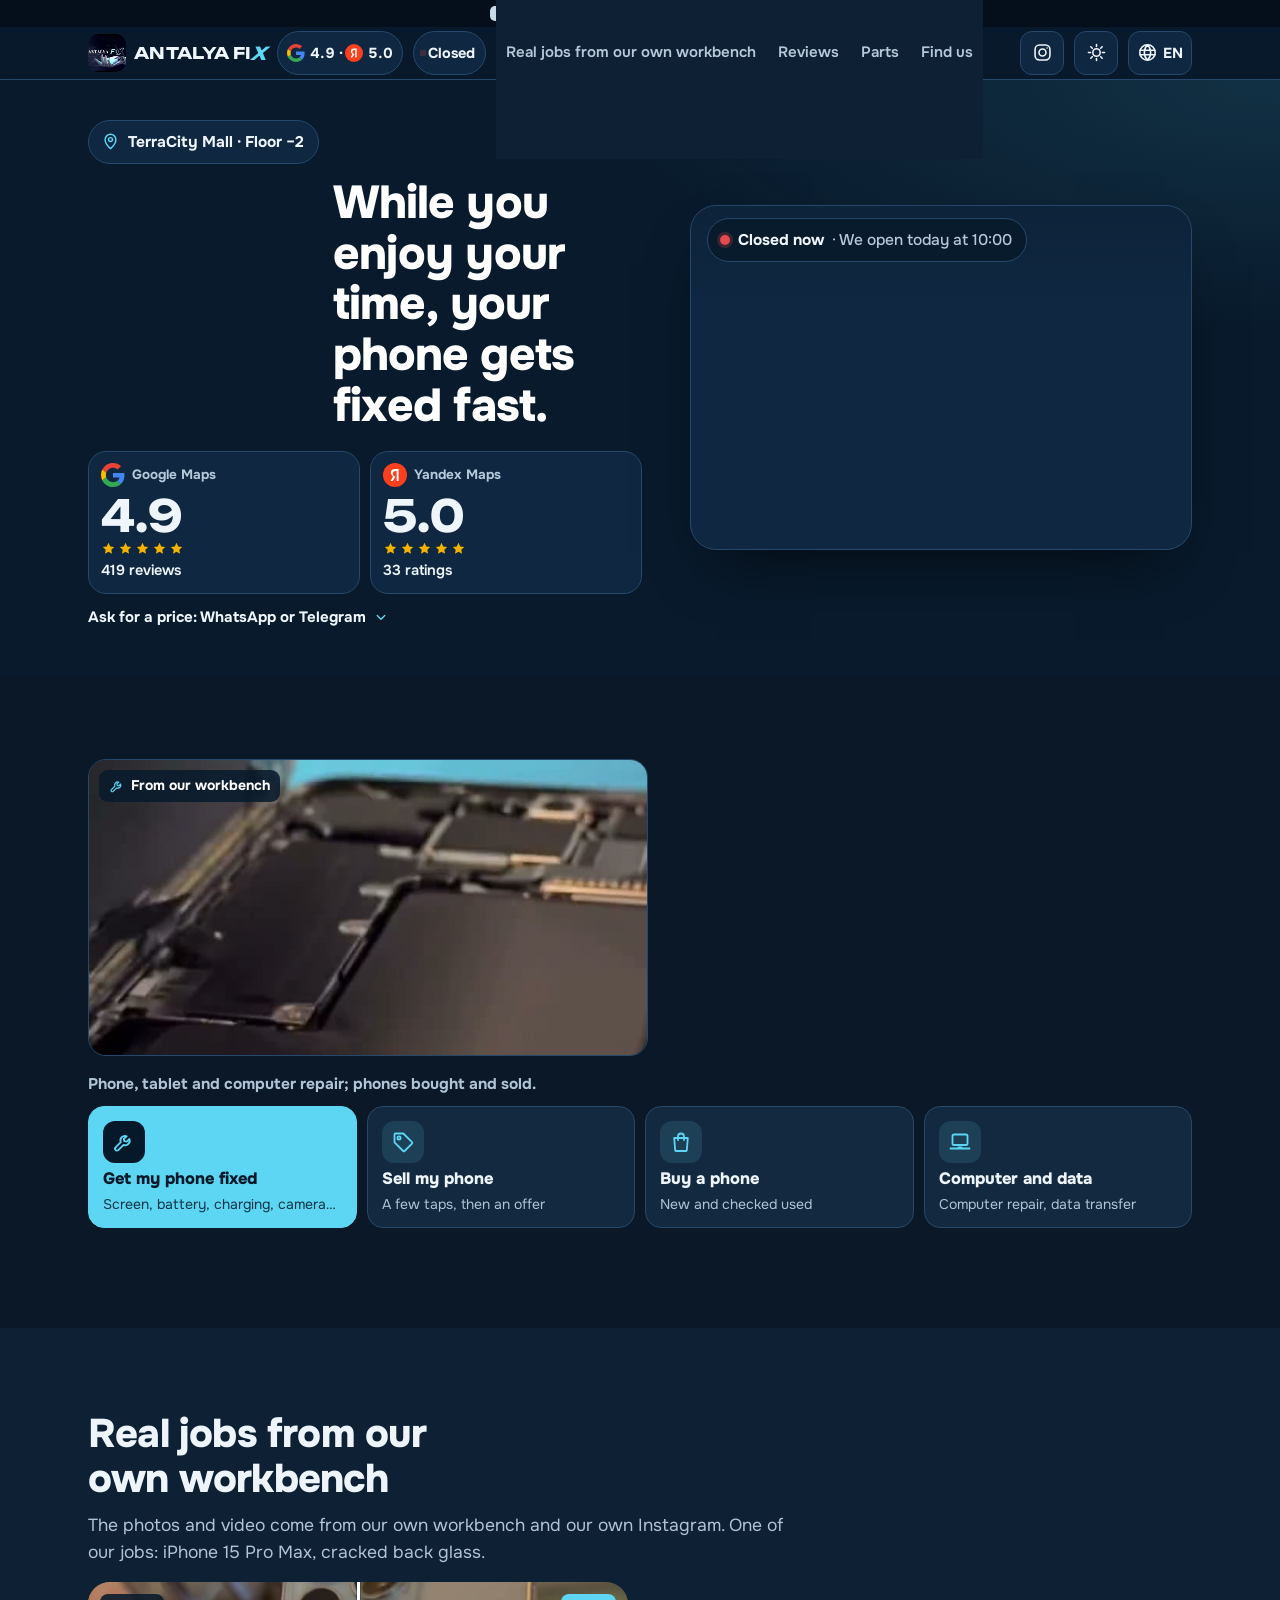
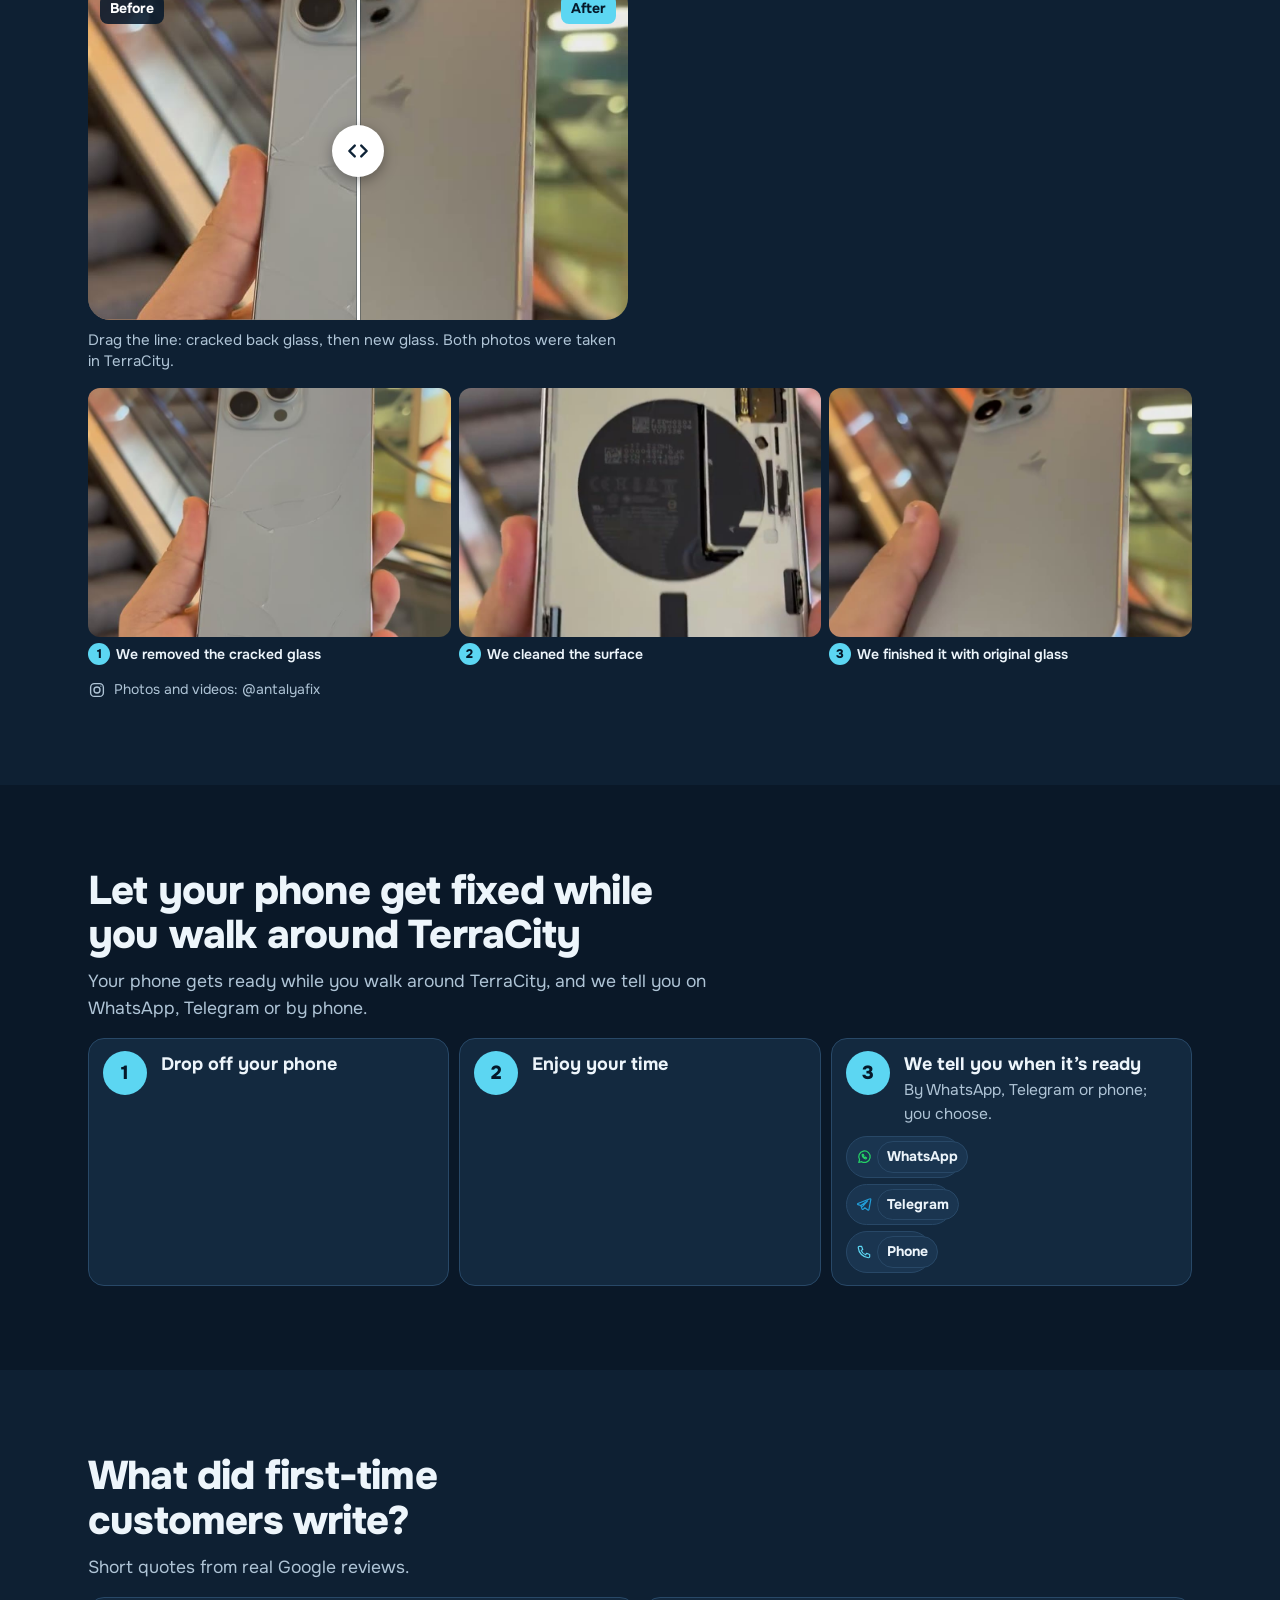
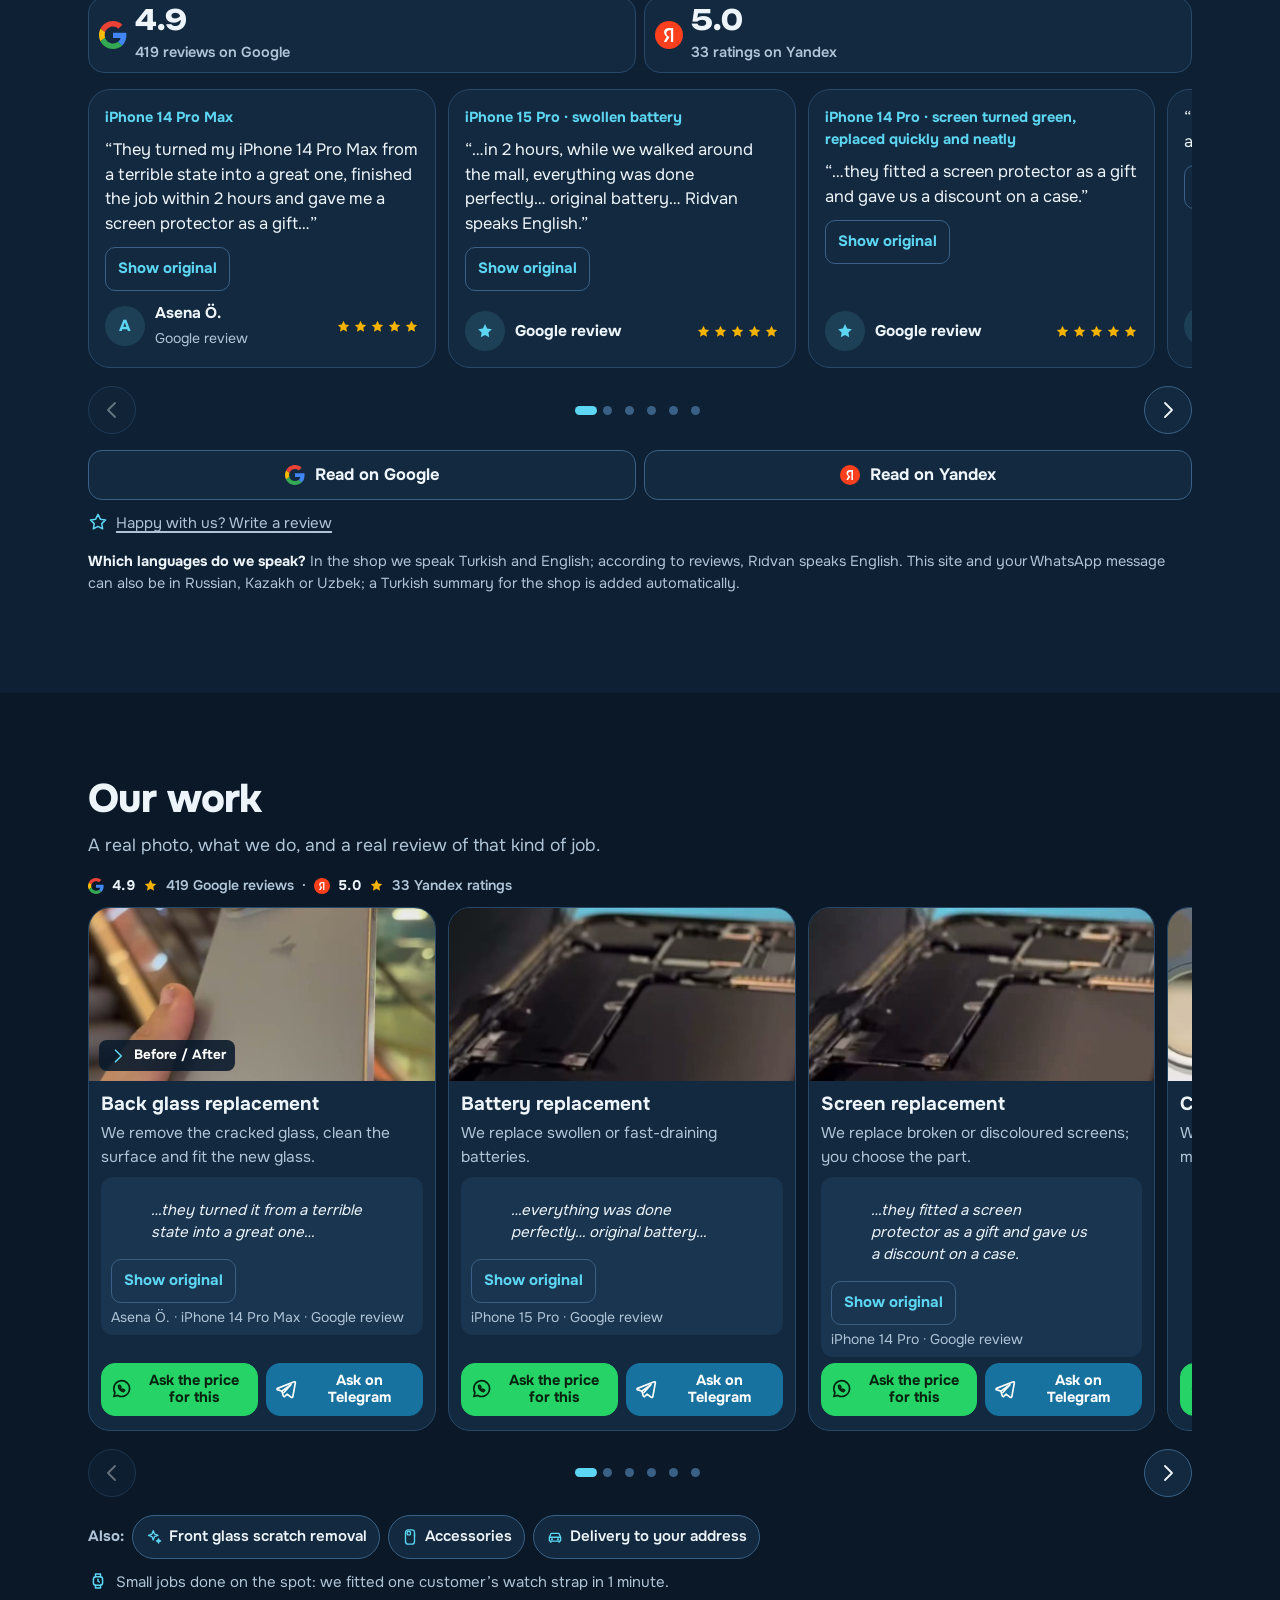
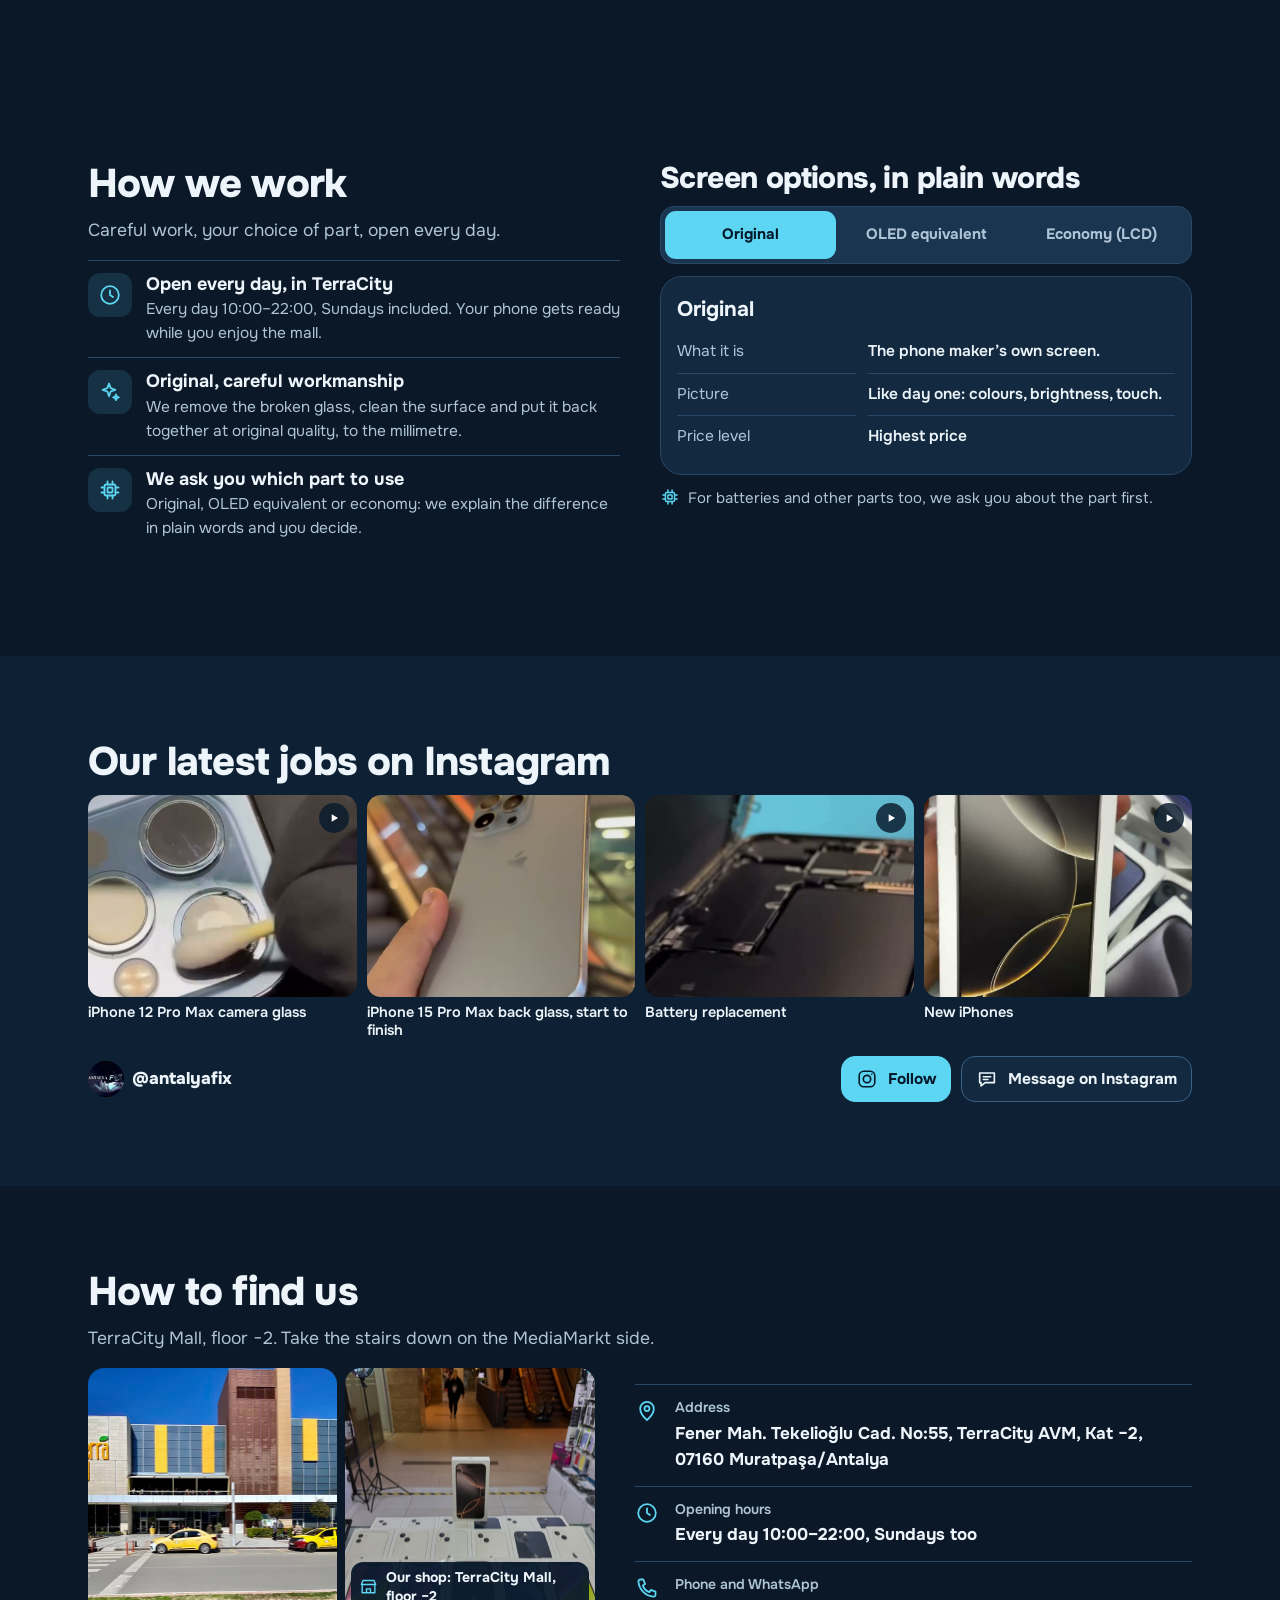
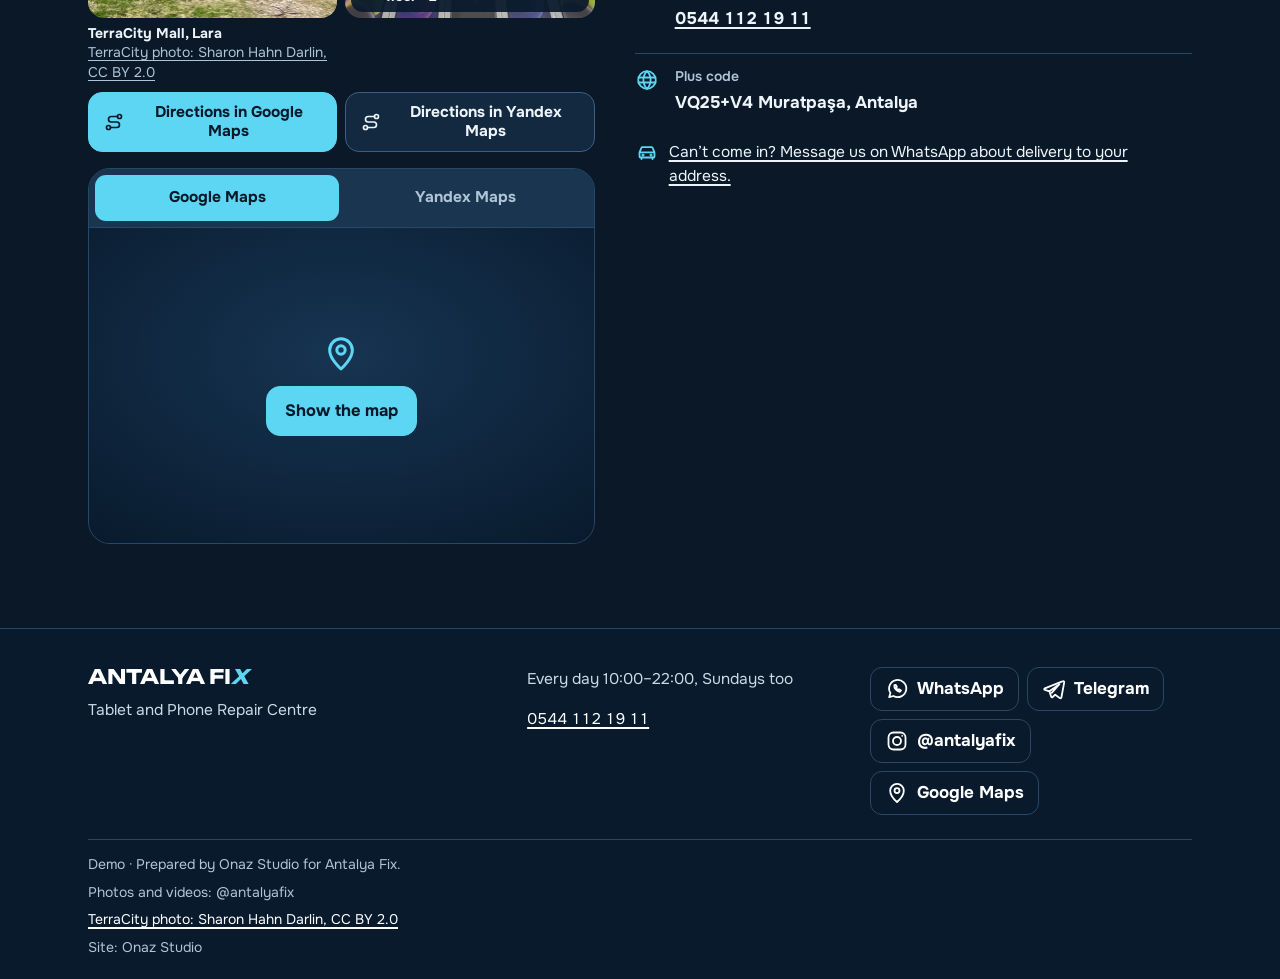
<file: demo/antalya-fix/b/index.html>
<!doctype html>
<html lang="tr" data-theme="dark">
<head>
<meta charset="utf-8">
<meta name="viewport" content="width=device-width, initial-scale=1, viewport-fit=cover">
<meta name="robots" content="noindex,nofollow">
<meta name="theme-color" content="#081A2C">
<title>Antalya Fix · TerraCity</title>
<meta name="description" content="TerraCity AVM Kat −2. Telefon, tablet, bilgisayar tamiri; telefon alım satımı. Her gün 10:00–22:00.">
<link rel="icon" href="logo.jpg">
<script>try{var t=localStorage.getItem("afix-theme");if(t==="light"||t==="dark")document.documentElement.setAttribute("data-theme",t);}catch(e){}</script>
<link rel="preload" as="image" href="../media/terracity-loop-m.jpg" media="(max-width:899px)" fetchpriority="high">
<link rel="preload" as="image" href="../media/terracity-loop.jpg" media="(min-width:900px)" fetchpriority="high">
<link rel="preconnect" href="https://fonts.googleapis.com">
<link rel="preconnect" href="https://fonts.gstatic.com" crossorigin>
<link href="https://fonts.googleapis.com/css2?family=Onest:wght@400;500;600;700;800&family=Unbounded:wght@600;700&display=swap" rel="stylesheet">
<style>
/* ===== tokens: brand navy + logo cyan. Dark is the default theme. ===== */
:root{
  --navy:#081A2C; --navy-2:#0F2740; --navy-3:#173452; --navy-line:#26496B;
  --on-navy:#EEF6FB; --on-navy-2:#B4C9DA;
  --cyan:#5CD6F2; --on-cyan:#05192A;
  --wa:#25D366; --on-wa:#05230F;
  --tg:#17729F; --on-tg:#FFFFFF;          /* deeper Telegram blue: white text 5.3:1 */
  --star:#F5B301; --ok:#3DDC84;
  --font:"Onest",system-ui,-apple-system,"Segoe UI",Roboto,sans-serif;
  --display:"Unbounded","Onest",system-ui,sans-serif;
  --r-s:10px; --r-m:16px; --r-l:22px;
}
:root,[data-theme="dark"]{
  color-scheme:dark;
  --bg:#0A1828; --bg-2:#0E2033; --surface:#13293F; --surface-2:#1A3550;
  --line:#284867; --line-2:#3A6185;
  --text:#EDF5FB; --text-2:#AFC4D6;
  --acc:#5CD6F2; --acc-fill:#5CD6F2; --on-acc:#05192A; --acc-soft:rgba(92,214,242,.13);
  --sel:#5CD6F2; --on-sel:#05192A;
  --shadow:0 2px 4px rgba(0,0,0,.25),0 16px 32px -12px rgba(0,0,0,.5);
}
[data-theme="light"]{
  color-scheme:light;
  --bg:#FFFFFF; --bg-2:#F1F5F9; --surface:#FFFFFF; --surface-2:#F4F8FB;
  --line:#D8E1EA; --line-2:#B3C3D2;
  --text:#0E2236; --text-2:#4A5B6E;
  --acc:#0A6F90; --acc-fill:#47C6E6; --on-acc:#05192A; --acc-soft:#E2F4FA;
  --sel:#0E2236; --on-sel:#FFFFFF;
  --shadow:0 1px 2px rgba(14,34,54,.06),0 12px 28px -12px rgba(14,34,54,.22);
}
*,*::before,*::after{box-sizing:border-box}
html{scrollbar-color:var(--line-2) transparent;-webkit-text-size-adjust:100%;scroll-behavior:smooth;scroll-padding-top:76px;background:var(--bg)}
@media (prefers-reduced-motion:reduce){html{scroll-behavior:auto}*,*::before,*::after{animation-duration:.001ms!important;animation-iteration-count:1!important;transition-duration:.001ms!important}}
body{margin:0;font-family:var(--font);font-size:17px;line-height:1.55;color:var(--text);background:var(--bg);-webkit-tap-highlight-color:rgba(92,214,242,.2);touch-action:manipulation;overflow-x:hidden;padding-bottom:calc(68px + env(safe-area-inset-bottom))}
::selection{background:var(--cyan);color:var(--on-cyan)}
img,svg{display:block;max-width:100%}
img{height:auto}
a{color:inherit;text-underline-offset:3px;text-decoration-thickness:1.5px}
button,input{font:inherit;color:inherit}
button{cursor:pointer}
:focus-visible{outline:3px solid var(--cyan);outline-offset:3px;border-radius:8px}
[data-theme="light"] :focus-visible{outline-color:#1A6DFF}
.sr{position:absolute!important;width:1px;height:1px;overflow:hidden;clip:rect(0 0 0 0);white-space:nowrap}
.skip{position:absolute;left:12px;top:-60px;z-index:100;background:var(--cyan);color:var(--on-cyan);padding:12px 16px;border-radius:var(--r-s);font-weight:700}
.skip:focus{top:12px}
.wrap{width:100%;max-width:1160px;margin:0 auto;padding:0 18px}
.ic{width:24px;height:24px;flex:none;fill:none;stroke:currentColor;stroke-width:1.8;stroke-linecap:round;stroke-linejoin:round}
.ic.fill{fill:currentColor;stroke:none}
.tnum{font-variant-numeric:tabular-nums}
figure{margin:0}
figcaption{font-size:15px;color:var(--text-2);margin-top:10px;line-height:1.4}

/* ===== demo bar + header (always navy: the logo's world) ===== */
.demo{background:#050F1B;color:#C9DAE8;font-size:13px;line-height:1.3;padding:5px 0;text-align:center;white-space:nowrap;overflow:hidden;text-overflow:ellipsis}
.demo .wrap{display:flex;gap:8px;justify-content:center;align-items:center}
.demo b{display:inline-block;background:#C9DAE8;color:#050F1B;border-radius:5px;padding:0 6px;font-size:12px;letter-spacing:.04em}
header.top{position:sticky;top:0;z-index:40;background:rgba(8,26,44,.96);backdrop-filter:saturate(1.3) blur(10px);-webkit-backdrop-filter:saturate(1.3) blur(10px);border-bottom:1px solid var(--navy-line);color:var(--on-navy)}
header.top .wrap{display:flex;align-items:center;gap:6px;height:52px;padding:0 12px}
.brand{display:flex;align-items:center;gap:8px;text-decoration:none;min-width:0;flex:none;border:0;background:none;padding:0;color:inherit}
.brand img{width:38px;height:38px;border-radius:10px}
.wordmark{font-family:var(--display);font-weight:700;font-size:16px;letter-spacing:.02em;white-space:nowrap;line-height:1;display:none}
.wordmark i{font-style:italic;color:var(--cyan);display:inline-block;transform:skewX(-8deg) scale(1.12);margin-left:1px}
.hchip{display:inline-flex;align-items:center;gap:5px;height:40px;padding:0 9px;border-radius:999px;background:var(--navy-2);border:1px solid var(--navy-line);text-decoration:none;font-weight:700;font-size:14.5px;white-space:nowrap;font-variant-numeric:tabular-nums}
.hchip .ic{width:16px;height:16px;color:var(--star)}
.hchip .mk{width:18px;height:18px;font-size:11px;margin-right:2px}
.hchip.open .dot,.pill .dot{width:10px;height:10px;border-radius:50%;background:var(--ok);box-shadow:0 0 0 3px rgba(61,220,132,.22);flex:none}
.hchip.closed .dot,.pill.closed .dot{background:#9AAABB;box-shadow:0 0 0 3px rgba(154,170,187,.2)}
.hspace{flex:1;min-width:0}
.hchip[hidden]{display:none}
#hOpen{padding:0 10px 0 9px}
#hOpenTxt{max-width:6.5em;overflow:hidden;text-overflow:ellipsis}
nav.desk{display:none;gap:2px}
nav.desk a{text-decoration:none;font-weight:600;font-size:15px;padding:10px 10px;border-radius:10px;color:var(--on-navy-2)}
nav.desk a:hover{color:var(--on-navy);background:var(--navy-2)}
.iconbtn{display:inline-flex;align-items:center;justify-content:center;gap:5px;min-width:44px;height:44px;padding:0 8px;border:1px solid var(--navy-line);border-radius:12px;background:var(--navy-2);color:var(--on-navy);text-decoration:none;font-weight:700;font-size:14.5px;transition:border-color .15s,background-color .15s}
.iconbtn:hover{border-color:var(--cyan)}
.iconbtn .ic{width:21px;height:21px}
.ig-head-btn{display:none}
.theme .sun{display:none}
[data-theme="light"] .theme .sun{display:block}
[data-theme="light"] .theme .moon{display:none}
.lang{position:relative}
.lang-menu{position:absolute;right:0;top:calc(100% + 8px);background:var(--surface);color:var(--text);border:1px solid var(--line);border-radius:var(--r-m);box-shadow:var(--shadow);padding:6px;min-width:210px;display:none;z-index:60}
.lang-menu.open{display:block}
.lang-menu button{display:flex;width:100%;align-items:center;justify-content:space-between;gap:12px;min-height:48px;padding:8px 12px;border:0;background:none;border-radius:10px;font-weight:600;text-align:left}
.lang-menu button:hover{background:var(--surface-2)}
.lang-menu button[aria-current="true"]{background:var(--acc-soft)}
.lang-menu small{color:var(--text-2);font-weight:700;font-size:13px}

/* ===== hero (navy in both themes) ===== */
.hero{background:radial-gradient(120% 60% at 100% 0%,rgba(92,214,242,.16),transparent 60%),var(--navy);color:var(--on-navy);padding:12px 0 6px}
.statusrow{display:flex;flex-wrap:wrap;gap:8px;margin-bottom:14px}
.pill{display:inline-flex;align-items:center;gap:8px;min-height:40px;padding:6px 14px 6px 12px;border-radius:999px;background:var(--navy-2);border:1px solid var(--navy-line);font-weight:700;font-size:15.5px;text-decoration:none;line-height:1.2}
.pill .ic{width:19px;height:19px;color:var(--cyan)}
.pill .sub{font-weight:500;color:var(--on-navy-2)}
.pill.open{border-color:rgba(61,220,132,.45)}
h1{font-weight:800;font-size:clamp(25px,6.6vw,54px);line-height:1.1;letter-spacing:-.02em;margin:10px 0 12px;text-wrap:balance;max-width:19ch}
h1 span{display:block}
.hero-sub{font-size:17px;color:var(--on-navy-2);margin:0 0 12px;max-width:48ch;text-wrap:pretty}
.hero-what{font-size:15px;font-weight:700;color:var(--cyan);margin:-4px 0 12px}
.ticks{list-style:none;margin:0 0 16px;padding:0;display:flex;flex-wrap:wrap;gap:6px 14px;font-size:15px;font-weight:600}
.ticks li{display:inline-flex;align-items:center;gap:6px}
.ticks .ic{width:18px;height:18px;color:var(--cyan);stroke-width:2.6}
.trust{background:var(--navy-2);border:1px solid var(--navy-line);border-radius:var(--r-l);padding:12px 12px 14px;margin:0 0 18px}
.t-tiles{display:grid;grid-template-columns:1fr 1fr;gap:10px}
.t-tile{display:flex;flex-direction:column;gap:6px;padding:12px;border-radius:16px;background:var(--navy-3);border:1px solid var(--navy-line);text-decoration:none;color:inherit;transition:border-color .15s}
.t-tile:hover{border-color:var(--cyan)}
.t-top{display:flex;align-items:center;gap:10px}
.t-tile .big{font-family:var(--display);font-weight:700;font-size:40px;line-height:1;letter-spacing:-.02em;font-variant-numeric:tabular-nums}
.t-tile .mark{grid-row:auto;width:32px;height:32px;font-size:16px}
.t-tile .lbl{font-size:15px;color:var(--on-navy-2);font-weight:600;text-decoration:underline;text-decoration-color:rgba(180,201,218,.4);text-underline-offset:4px;line-height:1.3}
.t-tile:hover .lbl{color:var(--on-navy)}
.mk{display:inline-grid;place-items:center;width:20px;height:20px;border-radius:50%;background:#fff;color:#1A73E8;font:800 12px Arial,Helvetica,sans-serif;flex:none}
.mk.y{background:#FC3F1D;color:#fff}
.t-row{display:grid;grid-template-columns:auto 1fr auto;align-items:center;gap:2px 14px;text-decoration:none;color:inherit;padding:4px 0}
.t-row .big{font-family:var(--display);font-weight:700;font-size:46px;line-height:1;letter-spacing:-.02em;font-variant-numeric:tabular-nums;grid-row:span 2}
.t-row.small .big{font-size:28px}
.stars{display:flex;gap:2px;color:var(--star)}
.stars .ic{width:18px;height:18px}
.t-row .lbl{font-size:15px;color:var(--on-navy-2);font-weight:600;text-decoration:underline;text-decoration-color:rgba(180,201,218,.4);text-underline-offset:4px}
.t-row:hover .lbl{color:var(--on-navy)}
.mark{grid-row:span 2;width:36px;height:36px;border-radius:50%;display:grid;place-items:center;font-weight:800;font-size:17px;background:#fff;color:#1A73E8;font-family:Arial,Helvetica,sans-serif}
.mark.y{background:#FC3F1D;color:#fff}
.t-div{height:1px;background:var(--navy-line);margin:10px 0}
.t-reply,.t-quote{display:flex;gap:8px;align-items:flex-start;margin:8px 0 0;font-size:14.5px;color:var(--on-navy-2);line-height:1.4}
.t-reply .ic{width:18px;height:18px;color:var(--cyan);margin-top:1px}
.t-quote{font-style:italic}
.t-quote b{font-style:normal;font-weight:700;color:var(--on-navy);white-space:nowrap}
.j-label{font-weight:700;font-size:15.5px;color:var(--on-navy-2);margin:0 0 8px}
.journeys{display:grid;grid-template-columns:1fr 1fr;gap:10px}
.jt{display:flex;flex-direction:column;align-items:flex-start;gap:6px;text-align:left;min-height:112px;padding:14px;border-radius:var(--r-m);border:1px solid var(--navy-line);background:var(--navy-3);color:var(--on-navy);transition:border-color .15s,background-color .15s,transform .12s}
.jt:hover{border-color:var(--cyan)}
.jt:active{transform:scale(.98)}
.jt .jic{width:42px;height:42px;border-radius:12px;background:var(--cyan);display:grid;place-items:center;color:var(--on-cyan)}
.jt b{font-size:17px;line-height:1.2;font-weight:800}
.jt small{font-size:14px;color:var(--on-navy-2);line-height:1.3}

/* ===== sections ===== */
section.sec{padding:52px 0;background:var(--bg)}
section.sec.alt{background:var(--bg-2)}
.sec h2,.desk h2{font-size:clamp(26px,6.6vw,40px);line-height:1.12;letter-spacing:-.02em;font-weight:800;margin:0 0 10px;text-wrap:balance;max-width:22ch}
.lead{font-size:17.5px;color:var(--text-2);margin:0 0 22px;max-width:58ch;text-wrap:pretty}
.btn{display:inline-flex;align-items:center;justify-content:center;gap:10px;min-height:50px;padding:12px 18px;border-radius:14px;border:1.5px solid var(--line-2);background:var(--surface);color:var(--text);font-weight:700;font-size:16.5px;text-decoration:none;line-height:1.2;text-align:center;transition:background-color .15s,border-color .15s,color .15s,transform .1s}
.btn:hover{border-color:var(--acc)}
.btn:active{transform:translateY(1px)}
.btn .ic{width:22px;height:22px}
.btn.pri{background:var(--sel);border-color:var(--sel);color:var(--on-sel)}
.btn.wa{background:var(--wa);border-color:var(--wa);color:var(--on-wa)}
.btn.wa:hover{background:#3BE07A}
.btn.tg{background:var(--tg);border-color:var(--tg);color:var(--on-tg)}
.btn.tg:hover{background:#1B82B5}
.btn.ghost{border-color:transparent;background:transparent;padding-left:6px;padding-right:10px}
.btn.ghost:hover{background:var(--surface-2)}
.btn.block{width:100%}
.btn.sm{min-height:46px;font-size:15.5px;padding:10px 14px}
.btn[disabled]{background:var(--surface-2);border-color:var(--line);color:var(--text-2);cursor:not-allowed}
.pair{display:grid;grid-template-columns:1fr 1fr;gap:8px}
.rateline{display:flex;flex-wrap:wrap;align-items:center;gap:4px 8px;font-size:14px;color:var(--text-2);font-weight:600;margin:0 0 8px}
.rateline .ic{width:15px;height:15px;color:var(--star)}
.rateline b{color:var(--text);font-variant-numeric:tabular-nums}

/* visit block: store photo + 3 steps */
.store{position:relative;border-radius:var(--r-l);overflow:hidden;aspect-ratio:4/3.2;background:var(--navy-2)}
.store img{width:100%;height:100%;object-fit:cover;object-position:50% 55%}
.store figcaption{position:absolute;left:10px;right:10px;bottom:10px;margin:0;background:rgba(8,26,44,.92);color:var(--on-navy);padding:10px 12px;border-radius:12px;font-size:15px;line-height:1.35}
.store figcaption b{display:flex;align-items:center;gap:8px;font-size:16px}
.store figcaption .ic{width:19px;height:19px;color:var(--cyan)}
.routes{display:grid;grid-template-columns:1fr 1fr;gap:8px;margin:10px 0 0}
.steps3{list-style:none;margin:20px 0 0;padding:0;display:grid;gap:10px;counter-reset:s}
.steps3 li{display:grid;grid-template-columns:44px 1fr;gap:2px 14px;padding:14px;border-radius:var(--r-m);background:var(--surface);border:1px solid var(--line)}
.steps3 li::before{counter-increment:s;content:counter(s);grid-row:span 2;width:44px;height:44px;border-radius:50%;background:var(--acc-fill);color:var(--on-acc);display:grid;place-items:center;font-weight:800;font-size:19px}
.steps3 h3{margin:2px 0 0;font-size:18px;line-height:1.25}
.steps3 p{margin:0;color:var(--text-2);font-size:15.5px}
.chan{display:flex;flex-wrap:wrap;gap:6px;margin-top:8px}
.chan span{display:inline-flex;align-items:center;gap:5px;font-size:14px;font-weight:700;padding:4px 9px;border-radius:999px;background:var(--surface-2);border:1px solid var(--line)}
.chan .ic{width:16px;height:16px}
.chan .w .ic{color:#25D366}.chan .t .ic{color:#229ED9}.chan .p .ic{color:var(--acc)}

/* proof */
.work-grid{display:grid;gap:14px}
.ba-stage{position:relative;aspect-ratio:1/1;border-radius:var(--r-l);overflow:hidden;background:var(--navy-2);user-select:none;-webkit-user-select:none;touch-action:pan-y}
.ba-stage img{position:absolute;inset:0;width:100%;height:100%;object-fit:cover;object-position:50% 40%}
.ba-before{clip-path:inset(0 calc(100% - var(--pos)) 0 0)}
.ba-line{position:absolute;top:0;bottom:0;left:var(--pos);width:3px;margin-left:-1.5px;background:#fff;box-shadow:0 0 0 1px rgba(5,25,42,.3);pointer-events:none}
.ba-knob{position:absolute;top:50%;left:50%;width:52px;height:52px;margin:-26px 0 0 -26px;border-radius:50%;background:#fff;color:#0E2236;display:grid;place-items:center;box-shadow:0 4px 14px rgba(0,0,0,.35)}
.ba-knob .ic{width:26px;height:26px;stroke-width:2.2}
.ba-range{position:absolute;inset:0;width:100%;height:100%;margin:0;opacity:0;cursor:ew-resize;-webkit-appearance:none;appearance:none}
.ba-stage:has(.ba-range:focus-visible) .ba-knob{outline:3px solid var(--cyan);outline-offset:2px}
.ba-tag{position:absolute;top:12px;padding:4px 10px;border-radius:8px;background:rgba(8,26,44,.88);color:#fff;font-weight:700;font-size:14px;pointer-events:none}
.ba-tag.l{left:12px}.ba-tag.r{right:12px;background:var(--cyan);color:var(--on-cyan)}
.reel-stage{position:relative;aspect-ratio:4/3;border-radius:var(--r-l);overflow:hidden;background:var(--navy)}
.reel-stage video{position:absolute;inset:0;width:100%;height:100%;object-fit:cover}
.reel-btn{position:absolute;right:12px;bottom:12px;width:48px;height:48px;border-radius:50%;border:0;background:rgba(255,255,255,.94);color:#0E2236;display:grid;place-items:center}
.reel-btn .ic{width:22px;height:22px}
.strip{list-style:none;margin:16px 0 0;padding:0;display:grid;grid-template-columns:repeat(3,1fr);gap:8px;counter-reset:st}
.strip img{width:100%;aspect-ratio:1/1;object-fit:cover;border-radius:12px}
.strip span{display:block;font-size:14px;font-weight:600;line-height:1.3;margin-top:6px}
.strip span::before{counter-increment:st;content:counter(st);display:inline-grid;place-items:center;width:22px;height:22px;border-radius:50%;background:var(--acc-fill);color:var(--on-acc);font-size:12.5px;font-weight:800;margin-right:6px;vertical-align:1px}
.credit{display:flex;align-items:center;gap:8px;font-size:14px;color:var(--text-2);margin:14px 0 0}
.credit .ic{width:18px;height:18px}

/* ===== scroller (obvious: peek + dots + arrows) ===== */
.scroller{position:relative}
.track{display:flex;gap:12px;overflow-x:auto;scroll-snap-type:x mandatory;scroll-padding-left:18px;padding:2px 18px 6px;margin:0 -18px;scrollbar-width:none;overscroll-behavior-x:contain}
.track::-webkit-scrollbar{display:none}
.track>*{flex:0 0 78%;scroll-snap-align:start;min-width:0}
.sc-nav{display:flex;align-items:center;justify-content:space-between;gap:10px;margin-top:12px}
.sc-nav button.arr{width:48px;height:48px;border-radius:50%;border:1.5px solid var(--line-2);background:var(--surface);color:var(--text);display:grid;place-items:center;flex:none}
.sc-nav button.arr:hover{border-color:var(--acc)}
.sc-nav button.arr[disabled]{opacity:.4;cursor:default}
.dots{display:flex;gap:2px;justify-content:center;flex-wrap:wrap}
.dots span{width:20px;height:20px;display:grid;place-items:center}
.dots span::before{content:"";width:9px;height:9px;border-radius:50%;background:var(--line-2);transition:width .2s,background-color .2s}
.dots span.on::before{width:22px;border-radius:5px;background:var(--acc-fill)}

/* work cards */
.wcard{display:flex;flex-direction:column;background:var(--surface);border:1px solid var(--line);border-radius:var(--r-l);overflow:hidden}
.wcard .ph{position:relative;display:block;aspect-ratio:5/4;background:var(--navy-2);border:0;padding:0;width:100%}
.wcard .ph img{width:100%;height:100%;object-fit:cover}
.wcard .ph .hint{position:absolute;left:10px;bottom:10px;display:inline-flex;align-items:center;gap:6px;background:rgba(8,26,44,.88);color:#fff;font-size:13.5px;font-weight:700;padding:5px 9px;border-radius:8px}
.wcard .bd{display:flex;flex-direction:column;gap:8px;padding:14px 14px 16px;flex:1}
.wcard h3{margin:0;font-size:19px;line-height:1.2}
.wcard p{margin:0;color:var(--text-2);font-size:15.5px}
.wcard .rv{margin:2px 0 0;padding:10px 12px;border-radius:12px;background:var(--surface-2);font-size:15px;line-height:1.45}
.wcard .rv q{font-style:italic}
.wcard .rv small{display:block;color:var(--text-2);font-size:14px;margin-top:4px;font-style:normal}
.wcard .acts{margin-top:auto;display:grid;gap:8px}
.also{display:flex;flex-wrap:wrap;gap:8px;margin-top:18px;align-items:center}
.also>span{font-weight:700;color:var(--text-2);font-size:15px}
.also a{display:inline-flex;align-items:center;gap:6px;min-height:44px;padding:6px 12px;border-radius:999px;border:1px solid var(--line-2);background:var(--surface);text-decoration:none;font-weight:600;font-size:15px}
.also a:hover{border-color:var(--acc)}
.also .ic{width:18px;height:18px;color:var(--acc)}
.small-note{font-size:15px;color:var(--text-2);margin:12px 0 0;display:flex;gap:8px;align-items:flex-start}
.small-note .ic{width:20px;height:20px;color:var(--acc)}

/* reviews */
.scorebox{display:flex;flex-wrap:wrap;gap:12px;margin:0 0 18px}
.scorebox a{display:flex;align-items:center;gap:12px;min-height:64px;padding:10px 16px;border-radius:var(--r-m);background:var(--surface);border:1px solid var(--line);text-decoration:none}
.scorebox a:hover{border-color:var(--acc)}
.scorebox .n{font-family:var(--display);font-weight:700;font-size:34px;line-height:1;font-variant-numeric:tabular-nums}
.scorebox small{display:block;color:var(--text-2);font-weight:600;font-size:14.5px;margin-top:3px}
.rev{background:var(--surface);border:1px solid var(--line);border-radius:var(--r-l);padding:16px;display:flex;flex-direction:column;gap:10px}
.rev .ctx{font-size:14.5px;font-weight:700;color:var(--acc)}
.rev blockquote{margin:0;font-size:16.5px;line-height:1.5;text-wrap:pretty}
.rev blockquote::before{content:"“"}
.rev blockquote::after{content:"”"}
.rev .summ{font-size:16.5px;margin:0}
.rev .who{display:flex;align-items:center;gap:10px;margin-top:auto}
.rev .av{width:40px;height:40px;border-radius:50%;background:var(--acc-soft);color:var(--acc);display:grid;place-items:center;font-weight:800;font-size:16px;flex:none}
.rev .av .ic{width:18px;height:18px}
.rev .who b{display:block;font-size:15.5px}
.rev .who small{color:var(--text-2);font-size:14px}
.rev .stars .ic{width:15px;height:15px}
.tog{align-self:flex-start;border:1.5px solid var(--line-2);background:transparent;border-radius:10px;padding:0 12px;min-height:44px;font-weight:700;color:var(--acc);font-size:15px}
.tog:hover{border-color:var(--acc)}
.tag{display:inline-block;font-size:14px;font-weight:700;color:var(--text-2)}
.rv-actions{display:flex;flex-wrap:wrap;gap:8px;margin-top:16px}
.langs{margin-top:18px;padding:14px 16px;border-radius:var(--r-m);background:var(--surface);border:1px solid var(--line);font-size:15.5px;color:var(--text-2)}
.langs b{color:var(--text)}

/* ===== desk: journeys forms ===== */
.desk{background:var(--bg-2);padding:52px 0}
.dtabs{display:grid;grid-template-columns:1fr 1fr;gap:8px;margin:0 0 16px}
.dtabs button{display:flex;align-items:center;gap:10px;min-height:56px;padding:8px 12px;border-radius:14px;border:1.5px solid var(--line);background:var(--surface);font-weight:700;font-size:15.5px;text-align:left;line-height:1.2}
.dtabs button .ic{color:var(--acc)}
.dtabs button[aria-selected="true"]{background:var(--sel);border-color:var(--sel);color:var(--on-sel)}
.dtabs button[aria-selected="true"] .ic{color:inherit}
.panel[hidden]{display:none}
.panel-grid{display:grid;gap:18px}
.tool{background:var(--surface);border-radius:var(--r-l);padding:20px 16px 22px;border:1px solid var(--line)}
.tool h3.tt{font-size:21px;line-height:1.2;margin:0 0 4px;font-weight:800}
.tool .note{color:var(--text-2);margin:0 0 16px;font-size:16px}
.progress{display:flex;align-items:center;gap:10px;margin:0 0 14px}
.progress .bars{display:flex;gap:4px;flex:1}
.progress .bars i{height:6px;flex:1;border-radius:3px;background:var(--line)}
.progress .bars i.on{background:var(--acc-fill)}
.progress span{font-size:15px;font-weight:800;color:var(--text);white-space:nowrap}
.q{font-size:20px;font-weight:700;margin:0 0 12px;line-height:1.25;outline:none}
.chips{display:grid;grid-template-columns:1fr 1fr;gap:8px}
.chips.three{grid-template-columns:repeat(3,1fr)}
.chip{display:flex;align-items:center;gap:10px;min-height:54px;padding:10px 12px;border:1.5px solid var(--line);border-radius:14px;background:var(--surface-2);font-weight:600;font-size:16px;text-align:left;line-height:1.25;transition:border-color .15s,background-color .15s,color .15s}
.chip:hover{border-color:var(--acc)}
.chip .ic{color:var(--acc)}
.chip[aria-pressed="true"],.chip[aria-checked="true"]{background:var(--sel);border-color:var(--sel);color:var(--on-sel)}
.chip[aria-pressed="true"] .ic,.chip[aria-checked="true"] .ic{color:inherit}
.chip.center{justify-content:center;text-align:center}
.field{margin-top:14px}
.field label{display:block;font-weight:700;font-size:15.5px;margin-bottom:6px}
input[type=text],input[type=tel]{caret-color:var(--acc);width:100%;min-width:0;min-height:54px;padding:12px 14px;border:1.5px solid var(--line-2);border-radius:14px;background:var(--surface-2);color:var(--text);font-size:17px}
input::placeholder{color:var(--text-2);opacity:.85}
input[type=text]:focus-visible,input[type=tel]:focus-visible{outline:3px solid var(--cyan);outline-offset:1px}
.hint{display:flex;gap:8px;align-items:flex-start;font-size:15px;color:var(--text-2);background:var(--surface-2);border-radius:12px;padding:10px 12px;margin-top:12px;line-height:1.4}
.hint .ic{width:20px;height:20px;margin-top:1px;color:var(--acc)}
.stepnav{display:flex;justify-content:space-between;align-items:center;gap:10px;margin-top:16px}
.opts{display:grid;gap:10px}
.opt{display:grid;grid-template-columns:auto 1fr;gap:4px 12px;text-align:left;padding:14px;border:1.5px solid var(--line);border-radius:16px;background:var(--surface-2);transition:border-color .15s}
.opt:hover{border-color:var(--acc)}
.opt .radio{grid-row:span 3;width:24px;height:24px;border-radius:50%;border:2px solid var(--line-2);margin-top:2px;display:grid;place-items:center}
.opt[aria-checked="true"]{border-color:var(--acc);box-shadow:inset 0 0 0 1px var(--acc)}
.opt[aria-checked="true"] .radio{border-color:var(--acc);background:var(--acc-fill)}
.opt[aria-checked="true"] .radio::after{content:"";width:9px;height:9px;border-radius:50%;background:var(--on-acc)}
.opt .t{display:flex;align-items:center;justify-content:space-between;gap:8px;font-weight:800;font-size:17px}
.opt .d{font-size:15.5px;color:var(--text-2);line-height:1.4}
.opt .w{font-size:14.5px;font-weight:700;color:var(--acc);display:flex;align-items:center;gap:6px}
.opt .w .ic{width:18px;height:18px}
.meter{display:inline-flex;gap:3px}
.meter i{width:14px;height:6px;border-radius:2px;background:var(--line)}
.meter i.on{background:var(--acc-fill)}
.done-list{list-style:none;margin:0;padding:0;border:1px solid var(--line);border-radius:16px}
.done-list li{display:flex;align-items:center;gap:10px;padding:8px 12px;border-top:1px solid var(--line);min-height:56px}
.done-list li:first-child{border-top:0}
.done-list .k{font-size:14px;color:var(--text-2);min-width:76px}
.done-list .v{font-weight:700;flex:1;min-width:0;overflow-wrap:anywhere}
.done-list button{border:0;background:none;color:var(--acc);font-weight:700;min-height:44px;padding:0 6px;text-decoration:underline;text-underline-offset:3px}
.done-head{display:flex;align-items:center;gap:10px;font-weight:800;font-size:19px;margin:0 0 12px}
.done-head .ok{width:32px;height:32px;border-radius:50%;background:var(--acc-fill);display:grid;place-items:center;color:var(--on-acc)}
.cq{margin-top:16px}
.cq .lbl{font-weight:700;font-size:16px;margin-bottom:8px;display:block}
.seg{display:grid;grid-auto-flow:column;grid-auto-columns:1fr;gap:6px}
.seg .chip{justify-content:center;text-align:center;min-height:50px;padding:8px 6px;font-size:15px}
.seg.v{grid-auto-flow:row}
.seg.v .chip{justify-content:flex-start;text-align:left;padding:8px 12px}
.range{display:flex;align-items:center;gap:12px;margin-top:4px}
.range input[type=range]{flex:1;accent-color:var(--acc-fill);height:44px}
.range output{font-weight:800;font-size:20px;min-width:62px;text-align:right;font-variant-numeric:tabular-nums}
.check{display:flex;align-items:center;gap:10px;min-height:44px;font-weight:600;font-size:15.5px;cursor:pointer}
.check input{width:22px;height:22px;accent-color:var(--acc-fill)}

/* summary slip: always paper-white */
.slip-wrap{--text:#0E2236;--text-2:#4A5B6E;--line:#D8E1EA;--line-2:#B3C3D2;--acc:#0A6F90;--surface-2:#F1F5F9;position:relative;max-width:440px;width:100%;margin:0 auto;color:var(--text);filter:drop-shadow(0 14px 22px rgba(0,0,0,.22)) drop-shadow(0 1px 1px rgba(0,0,0,.1))}
.slip{position:relative;background:#fff;border-radius:14px 14px 0 0;padding:18px 16px 16px;overflow:hidden}
.slip-edge{height:14px;background:linear-gradient(-45deg,transparent 9px,#fff 0) 0 0/18px 14px repeat-x,linear-gradient(45deg,transparent 9px,#fff 0) 0 0/18px 14px repeat-x}
.slip-top{display:grid;grid-template-columns:1fr auto;align-items:center;gap:8px;padding-bottom:12px;border-bottom:2px dashed var(--line-2)}
.slip-top .wm{font-family:var(--display);font-weight:700;font-size:13px;letter-spacing:.03em}
.slip-top .wm i{font-style:italic;color:#0A6F90}
.slip-top h3{margin:4px 0 0;font-size:21px;font-weight:800;line-height:1.15}
.slip-no{font-size:14px;color:var(--text-2);line-height:1.45;margin-top:6px}
.slip-no b{font-size:15px;color:var(--text);font-variant-numeric:tabular-nums;letter-spacing:.02em;margin-left:4px}
.slip-no em{font-style:normal;font-size:14px;color:var(--text-2);margin-left:4px}
.slip dl{margin:10px 0 0;display:grid;grid-template-columns:minmax(84px,34%) 1fr;column-gap:12px}
.slip dt,.slip dd{padding:9px 0;border-bottom:1px dotted var(--line-2);margin:0;font-size:15.5px;line-height:1.35}
.slip dt{color:var(--text-2)}
.slip dd{font-weight:700;overflow-wrap:anywhere}
.slip dd.empty{color:#7D8B99;font-weight:500}
.slip dd.good{color:#0A6F90}
.slip .total{margin:14px 0 4px;padding:14px;border-radius:12px;background:var(--surface-2);display:grid;gap:2px}
.slip .total .k{font-size:14.5px;color:var(--text-2);font-weight:600}
.slip .total .v{font-size:22px;font-weight:800;font-variant-numeric:tabular-nums;line-height:1.2}
.slip .total .v small{font-size:22px;font-weight:600;color:var(--text-2)}
.slip .total .v.sm{font-size:18px}
.slip .send{margin-top:14px;display:grid;gap:10px}
.slip .msg{font-size:14.5px;line-height:1.45;color:var(--text-2);background:var(--surface-2);border-radius:12px;padding:10px 12px;white-space:pre-wrap;overflow-wrap:anywhere;margin:0}
.slip .msg-l{font-size:14px;font-weight:700;color:var(--text-2);margin:4px 0 -4px}
.slip .btn:not(.wa):not(.tg){background:#fff;color:#0E2236;border-color:#B3C3D2}
.slip .rateline{margin:4px 0 -2px}
.slip .rateline b{color:#0E2236}
.stamp{width:100px;height:100px;color:#0A6F90;opacity:.13;transform:rotate(-14deg);pointer-events:none;filter:grayscale(1)}
.stamp.pre{opacity:0;transform:rotate(-14deg) scale(1.7);filter:none}
.stamp.on{opacity:.95;transform:rotate(-14deg) scale(1);filter:none;transition:transform .42s cubic-bezier(.2,1.5,.4,1),opacity .18s ease-out}
.stamp text{font:800 10.5px var(--font);letter-spacing:.08em;fill:currentColor}
.slip-foot{font-size:14px;color:var(--text-2);margin:12px 0 0;line-height:1.45}
.slip-foot a{font-weight:700;color:#0A6F90}

/* buy */
.tabs2{display:grid;grid-auto-flow:column;grid-auto-columns:1fr;gap:4px;padding:4px;background:var(--surface-2);border:1px solid var(--line);border-radius:14px;margin:0 0 14px}
.tabs2 button{min-height:48px;border:0;border-radius:11px;background:none;font-weight:700;font-size:16px;padding:0 10px;color:var(--text-2)}
.tabs2 button[aria-selected="true"]{background:var(--sel);color:var(--on-sel)}
.buy-hero{position:relative;margin:0 0 14px;border-radius:16px;overflow:hidden;aspect-ratio:16/8;background:var(--navy-2)}
.buy-hero img{width:100%;height:100%;object-fit:cover;object-position:50% 35%}
.pcard{display:flex;flex-direction:column;gap:6px;padding:14px;border:1px solid var(--line);border-radius:18px;background:var(--surface-2)}
.pcard .top{display:flex;gap:12px;align-items:center}
.pcard .art{width:56px;height:84px;flex:none;display:grid;place-items:center}
.pcard h4{margin:0;font-size:17.5px;line-height:1.2;font-weight:800}
.pcard .meta{display:flex;flex-wrap:wrap;gap:6px;margin:4px 0;font-size:14px}
.badge{display:inline-flex;align-items:center;gap:5px;padding:3px 8px;border-radius:8px;background:var(--acc-soft);color:var(--acc);font-weight:700}
.badge .ic{width:15px;height:15px;stroke-width:2.4}
.st{display:flex;flex-wrap:wrap;gap:6px}
.st button{min-height:44px;min-width:70px;padding:0 10px;border-radius:10px;border:1.5px solid var(--line-2);background:var(--surface);font-weight:700;font-size:15px}
.st button[aria-checked="true"]{border-color:var(--sel);background:var(--sel);color:var(--on-sel)}
.price{display:flex;align-items:baseline;gap:8px;font-size:18px;font-weight:800;font-variant-numeric:tabular-nums;margin:2px 0}
.price small{font-size:18px;font-weight:600;color:var(--text-2)}
.ownernote{font-size:14px;color:var(--text-2);margin:12px 0 0}

/* computer + data cards */
.qcards{display:grid;gap:12px;margin-top:18px}
.qcard{display:grid;grid-template-columns:72px 1fr;gap:4px 14px;padding:16px;border-radius:18px;background:var(--surface);border:1px solid var(--line)}
.qcard .qi{grid-row:span 3;width:72px;height:96px;border-radius:12px;object-fit:cover;background:var(--acc-soft);color:var(--acc);display:grid;place-items:center}
.qcard h3{margin:0;font-size:18px;line-height:1.25}
.qcard p{margin:0 0 8px;color:var(--text-2);font-size:15.5px}
.qcard .pair{grid-column:1/-1}

/* sell: photo request */
.photo-req{margin-top:20px;padding-top:18px;border-top:2px dashed var(--line)}
.photo-req h4{margin:0 0 4px;font-size:19px}
.photo-req p{margin:0 0 12px;color:var(--text-2);font-size:15.5px}
.filebtn{position:relative;display:flex;align-items:center;justify-content:center;gap:10px;min-height:54px;border:2px dashed var(--line-2);border-radius:14px;font-weight:700;background:var(--surface-2);cursor:pointer}
.filebtn:hover{border-color:var(--acc)}
.filebtn input{position:absolute;inset:0;opacity:0;cursor:pointer;width:100%}
.filebtn:has(input:focus-visible){outline:3px solid var(--cyan);outline-offset:2px}
.thumbs{display:flex;flex-wrap:wrap;gap:8px;margin-top:10px}
.thumbs img,.thumbs video{width:64px;height:64px;border-radius:10px;object-fit:cover;background:var(--surface-2)}
.err{color:#FF8A80;font-weight:700;font-size:15px;margin:8px 0 0}
[data-theme="light"] .err{color:#B3261E}
.thanks{display:flex;gap:10px;align-items:flex-start;padding:14px;border-radius:14px;background:var(--acc-soft);font-weight:700;margin-top:12px}
.thanks .ic{color:var(--acc)}
.owner-btn{margin-top:12px}
.notif{margin-top:10px;border-radius:18px;background:#0B1B2B;color:#EAF3FA;padding:14px;box-shadow:var(--shadow);border:1px solid #284867}
.notif .h{display:flex;align-items:center;gap:8px;font-weight:800;font-size:15.5px}
.notif .h img{width:28px;height:28px;border-radius:7px}
.notif .h small{margin-left:auto;color:#AFC4D6;font-weight:600;font-size:14px}
.notif p{margin:8px 0 0;font-size:15px;line-height:1.5;color:#D6E3EE}
.notif .pair{margin-top:12px}
.notif .btn:not(.wa){background:#13293F;color:#EAF3FA;border-color:#3A6185}

/* parts + promises */
.promises{list-style:none;margin:0 0 26px;padding:0;display:grid;gap:10px}
.promises li{display:grid;grid-template-columns:44px 1fr;gap:2px 14px;padding:14px;border-radius:var(--r-m);background:var(--surface);border:1px solid var(--line)}
.promises .pi{grid-row:span 2;width:44px;height:44px;border-radius:12px;background:var(--acc-soft);color:var(--acc);display:grid;place-items:center}
.promises h3{margin:0;font-size:18px;line-height:1.25}
.promises p{margin:0;color:var(--text-2);font-size:15.5px}
.ptabs{display:grid;grid-template-columns:repeat(3,1fr);gap:4px;padding:4px;background:var(--surface-2);border:1px solid var(--line);border-radius:14px;margin:0 0 12px}
.ptabs button{min-height:48px;border:0;border-radius:11px;background:none;font-weight:700;font-size:15px;line-height:1.15;padding:4px 6px;color:var(--text-2)}
.ptabs button[aria-selected="true"]{background:var(--sel);color:var(--on-sel)}
.part{background:var(--surface);border:1px solid var(--line);border-radius:var(--r-l);padding:16px}
.part dl{margin:0;display:grid;grid-template-columns:minmax(100px,36%) 1fr;column-gap:12px}
.part dt,.part dd{margin:0;padding:10px 0;border-top:1px solid var(--line);font-size:15.5px;line-height:1.4}
.part dt:first-of-type,.part dd:first-of-type{border-top:0}
.part dt{color:var(--text-2)}
.part dd{font-weight:600}
.part h3{margin:0 0 6px;font-size:21px}

/* instagram */
.igrow{display:grid;grid-template-columns:repeat(2,1fr);gap:10px;list-style:none;margin:0;padding:0}
.igrow a{display:block;text-decoration:none;position:relative}
.igrow img{width:100%;aspect-ratio:1/1;object-fit:cover;border-radius:14px;background:var(--surface-2)}
.igrow .play{position:absolute;top:8px;right:8px;width:30px;height:30px;border-radius:50%;background:rgba(8,26,44,.82);color:#fff;display:grid;place-items:center}
.igrow .play .ic{width:14px;height:14px}
.igrow span.c{display:block;font-size:14.5px;font-weight:600;line-height:1.3;margin-top:6px}
.ig-foot{display:flex;flex-wrap:wrap;align-items:center;gap:10px;margin-top:16px}
.ig-foot .h{display:flex;align-items:center;gap:8px;font-weight:800;font-size:17px;margin-right:auto}
.ig-foot .h img{width:36px;height:36px;border-radius:50%}

/* find us */
.mapbox{background:var(--surface);border-radius:var(--r-l);border:1px solid var(--line);overflow:hidden}
.maptabs{display:grid;grid-template-columns:1fr 1fr;gap:4px;padding:6px;background:var(--surface-2);border-bottom:1px solid var(--line)}
.maptabs button{min-height:46px;border:0;border-radius:11px;background:none;font-weight:700;font-size:15.5px;color:var(--text-2)}
.maptabs button[aria-selected="true"]{background:var(--sel);color:var(--on-sel)}
.mapframe{position:relative;aspect-ratio:4/3;background:radial-gradient(80% 80% at 50% 40%,#173452,#081A2C)}
.mapframe iframe{position:absolute;inset:0;width:100%;height:100%;border:0}
.mapframe .ph{position:absolute;inset:0;display:grid;place-items:center;align-content:center;gap:12px;color:#EAF3FA;text-align:center;padding:16px}
.mapframe .ph .ic{width:40px;height:40px;color:var(--cyan)}
.mapframe .ph .btn{background:var(--cyan);border-color:var(--cyan);color:var(--on-cyan)}
.info{list-style:none;margin:16px 0 0;padding:0;display:grid}
.info li{display:grid;grid-template-columns:28px 1fr;gap:2px 12px;padding:12px 0;border-top:1px solid var(--line)}
.info li .ic{grid-row:span 2;color:var(--acc);margin-top:2px}
.info .k{font-size:14px;color:var(--text-2);font-weight:600}
.info .v{font-weight:700;overflow-wrap:anywhere}
.deliv{display:flex;gap:10px;align-items:flex-start;margin-top:12px;font-size:15.5px}
.deliv .ic{color:var(--acc)}

/* footer */
footer{background:var(--navy);color:#C9DAE8;padding:40px 0 28px;border-top:1px solid var(--navy-line)}
footer .wm{font-family:var(--display);font-weight:700;font-size:20px;color:#fff}
footer .wm i{font-style:italic;color:var(--cyan)}
footer p{margin:6px 0;font-size:15.5px}
footer a{color:#fff}
.f-grid{display:grid;gap:20px}
.f-links{display:flex;flex-wrap:wrap;gap:8px;margin-top:6px}
.f-links a{display:inline-flex;align-items:center;gap:8px;min-height:44px;padding:0 14px;border:1px solid var(--navy-line);border-radius:12px;text-decoration:none;font-weight:700}
.f-links a:hover{border-color:var(--cyan)}
.f-small{border-top:1px solid var(--navy-line);margin-top:24px;padding-top:14px;font-size:14px;color:#AFC4D6;display:grid;gap:6px}

/* bottom bar: 4 equal items, ≤64px */
.actbar{position:fixed;left:0;right:0;bottom:0;z-index:50;display:flex;gap:6px;padding:6px 8px calc(6px + env(safe-area-inset-bottom));background:rgba(8,26,44,.97);backdrop-filter:blur(8px);-webkit-backdrop-filter:blur(8px);border-top:1px solid var(--navy-line)}
.actbar a{flex:1 1 0;min-width:0;display:flex;flex-direction:column;align-items:center;justify-content:center;gap:2px;height:52px;border-radius:12px;text-decoration:none;font-weight:700;font-size:13.5px;line-height:1.1;background:var(--navy-3);color:var(--on-navy);white-space:nowrap;overflow:hidden;text-overflow:ellipsis;padding:0 2px}
.actbar a .ic{width:22px;height:22px}
.actbar a.wa{flex-grow:1.45;background:var(--wa);color:var(--on-wa);font-size:14.5px}
.actbar a.tg{background:var(--tg);color:var(--on-tg)}
.totop{position:fixed;right:14px;bottom:calc(76px + env(safe-area-inset-bottom));z-index:45;width:48px;height:48px;border-radius:50%;border:1px solid var(--navy-line);background:var(--navy-2);color:var(--on-navy);display:grid;place-items:center;box-shadow:var(--shadow);opacity:0;transform:translateY(12px);pointer-events:none;transition:opacity .2s,transform .2s}
.totop.show{opacity:1;transform:none;pointer-events:auto}
.toast{position:fixed;left:50%;bottom:calc(82px + env(safe-area-inset-bottom));transform:translate(-50%,20px);z-index:70;max-width:min(92vw,420px);background:#EAF3FA;color:#0E2236;font-weight:700;font-size:15.5px;padding:12px 16px;border-radius:14px;box-shadow:0 10px 30px rgba(0,0,0,.35);opacity:0;pointer-events:none;transition:opacity .2s,transform .2s;display:flex;gap:10px;align-items:center}
.toast.show{opacity:1;transform:translate(-50%,0)}
.toast .ic{color:#17729F}

@media (min-width:430px){.ig-head-btn{display:inline-flex}}
.tc{margin:0 0 14px}
.tc img{width:100%;aspect-ratio:1200/832;object-fit:cover;border-radius:var(--r-l);background:var(--navy-2)}
.tc figcaption{display:flex;flex-wrap:wrap;justify-content:space-between;gap:2px 10px;margin-top:6px;font-size:14px}
.tc-cap{font-weight:700;color:var(--text)}
.tc-credit{color:var(--text-2);text-decoration:underline;text-underline-offset:3px}
.tc-find{margin-bottom:10px}
/* length trims */
section.sec{padding:40px 0}
.desk{padding:40px 0}
.lead{margin-bottom:16px}
.wcard .ph{aspect-ratio:2/1;overflow:hidden;min-height:0}
.wcard .ph img{position:absolute;inset:0}
.wcard .acts .btn{font-size:14.5px;padding:8px 8px;min-height:48px}
.rv-actions{display:grid;grid-template-columns:1fr 1fr;gap:8px}
.scorebox{display:grid;grid-template-columns:1fr 1fr;gap:8px;margin-bottom:14px}
.scorebox a{min-height:60px;padding:8px 10px;gap:8px}
.scorebox .n{font-size:28px}
.scorebox .stars .ic{width:12px;height:12px}
.scorebox a>.stars{display:none}
#visit .tc img{aspect-ratio:16/9}
.oi{display:grid;grid-template-columns:1fr 1fr;gap:8px;margin-bottom:4px}
.oi .tc,.oi .store{margin:0}
.oi .tc img{aspect-ratio:4/5;border-radius:16px}
.oi .store{aspect-ratio:4/5;border-radius:16px}
.oi .store figcaption{left:6px;right:6px;bottom:6px;padding:6px 8px;font-size:13.5px}
.oi .store figcaption b{font-size:14px}
.oi .store figcaption>span{display:none}
.oi .tc figcaption{display:block}
.oi .tc-cap{display:block}
.mapframe{aspect-ratio:16/10}
.promises{gap:0;margin-bottom:20px}
.promises li{background:none;border:0;border-top:1px solid var(--line);border-radius:0;padding:12px 0}
.igrow img{aspect-ratio:4/3}
footer{padding:32px 0 20px}
.hp-photo{position:relative;margin:0 0 10px;border-radius:18px;overflow:hidden;aspect-ratio:16/9.4;background:var(--navy-2);border:1px solid var(--navy-line)}
.hp-photo img{width:100%;height:100%;object-fit:cover;object-position:18% 55%}
.hp-photo .hp-chip{position:absolute;left:10px;bottom:10px;background:rgba(8,26,44,.9);backdrop-filter:blur(4px);-webkit-backdrop-filter:blur(4px)}
.j-reel{margin:0 0 16px}
.langs{padding:0;border:0;background:none;font-size:14.5px;margin-top:14px}
.oi .tc img,.oi .store{aspect-ratio:1/1}
.wcard .bd{gap:6px;padding:12px 12px 14px}
.wcard .rv{padding:8px 10px}
.wcard .rv .tog{min-height:44px}
.hero h1 span{display:inline}
/* item 26 first screen */
.hero-grid{display:grid}
.hp-chip{justify-self:start}
.hp-trust{background:none;border:0;padding:0;margin:0 0 12px}
.t-tile{display:grid;grid-template-columns:auto 1fr;grid-template-rows:auto auto;align-items:center;column-gap:8px;row-gap:3px;min-height:72px;padding:9px 10px;flex-direction:unset}
.t-tile .mark{grid-row:span 2;width:30px;height:30px;font-size:15px}
.t-num{font-family:var(--display);font-weight:700;font-size:28px;line-height:1;font-variant-numeric:tabular-nums}
.t-sub{display:flex;flex-wrap:wrap;align-items:center;gap:2px 6px;min-width:0}
.t-sub .stars .ic{width:12px;height:12px}
.t-sub .lbl{font-size:13.5px;color:var(--on-navy-2);font-weight:600;line-height:1.2;text-decoration:none}
.reelcard .reel-stage{aspect-ratio:358/190;border:1px solid var(--navy-line);border-radius:18px}
.reel-label{position:absolute;left:10px;top:10px;display:inline-flex;align-items:center;gap:6px;background:rgba(8,26,44,.86);color:#fff;font-weight:700;font-size:14px;padding:5px 10px;border-radius:9px}
.reel-label .ic{width:16px;height:16px;color:var(--cyan)}
.reelcard .reel-btn{width:44px;height:44px;right:8px;bottom:8px}
.jlinks{display:flex;flex-wrap:wrap;align-items:center;justify-content:center;gap:0 2px;min-height:44px;margin:2px 0 0;font-size:14px;font-weight:700;white-space:nowrap}
.jlinks a{display:inline-flex;align-items:center;min-height:44px;padding:0 3px;color:var(--cyan);text-decoration:underline;text-underline-offset:4px;text-decoration-thickness:1.5px}
.jlinks span{color:var(--on-navy-2)}
.jsec{padding:24px 0 34px}
.j-lead{font-size:15.5px;font-weight:700;color:var(--text-2);margin:0 0 10px}
.jsec .jt{background:var(--surface);border-color:var(--line);color:var(--text);min-height:108px}
.jsec .jt small{color:var(--text-2)}
.jsec .jt .jic{background:var(--acc-soft);color:var(--acc)}
.jsec .jt.main{background:var(--acc-fill);border-color:var(--acc-fill);color:var(--on-acc)}
.jsec .jt.main small{color:var(--on-acc);opacity:.85}
.jsec .jt.main .jic{background:var(--on-acc);color:var(--acc-fill)}
#work .ba-stage{aspect-ratio:16/10}
#work .ba-stage img{object-position:50% 45%}
.strip img{aspect-ratio:16/11}
#visit .steps3{margin-top:4px}
#visit .steps3 li{padding:12px 14px}
#visit .steps3 p{display:none}
#visit .steps3 li:last-child p{display:block}
.lang #langBtn .ic{display:none}
@media (min-width:640px){.lang #langBtn .ic{display:block}}

/* round 2: items 30-34 */
.brandmk{width:22px;height:22px;flex:none}
.t-tile{display:flex;flex-direction:column;align-items:flex-start;gap:3px;padding:12px;min-height:0}
.t-head{display:flex;align-items:center;gap:7px;font-size:13.5px;font-weight:700;color:var(--on-navy-2);white-space:nowrap}
.t-head .brandmk{width:24px;height:24px}
.t-tile .t-num{font-size:44px;line-height:1;margin-top:4px}
.t-tile .stars .ic{width:15px;height:15px}
.t-cnt{font-size:14.5px;font-weight:600;color:var(--on-navy);white-space:nowrap}
.hchip .brandmk{width:18px;height:18px;margin-right:3px;display:inline-block;vertical-align:-3px}
#hRateTxt{display:inline-flex;align-items:center;gap:2px;white-space:nowrap}
.hchip{height:44px}
.rateline .brandmk{width:16px;height:16px}
.scorebox .brandmk{width:28px;height:28px}
.btn .brandmk{width:20px;height:20px}
.brand{min-width:44px;min-height:44px;justify-content:center}
.pill{min-height:44px}
a.tel{display:inline-flex;align-items:center;min-height:44px}
.hp-photo img{transform-origin:30% 55%;will-change:transform;animation:kb 14s ease-in-out infinite alternate}
@keyframes kb{from{transform:scale(1) translate(0,0)}to{transform:scale(1.12) translate(-2.5%,-1.5%)}}
.hp-open{position:absolute;left:10px;top:10px;background:rgba(8,26,44,.9);backdrop-filter:blur(4px);-webkit-backdrop-filter:blur(4px);max-width:calc(100% - 20px);flex-wrap:wrap;row-gap:0}
.dot{position:relative}
.open .dot::after{content:"";position:absolute;inset:0;border-radius:50%;background:var(--ok);animation:pulse 1.8s ease-out infinite}
@keyframes pulse{0%{transform:scale(1);opacity:.6}100%{transform:scale(2.6);opacity:0}}
.closed .dot{background:#E5484D!important;box-shadow:0 0 0 3px rgba(229,72,77,.22)!important}
@media (prefers-reduced-motion:reduce){.hp-photo img{animation:none}.open .dot::after{animation:none;opacity:0}}
.ask-line{display:flex;align-items:center;justify-content:center;gap:6px;margin:2px 0 6px;font-size:15px;font-weight:700;color:var(--on-navy)}
.ask-line .ic{width:18px;height:18px;color:var(--cyan)}
.actbar a.wa{flex-grow:1;font-size:13.5px}
.pair{grid-template-columns:repeat(2,minmax(0,1fr))}
.pair .btn{min-width:0;padding:10px 10px;gap:8px}
@media (max-width:400px){.pair{grid-template-columns:1fr}}
.journeys{grid-template-columns:repeat(2,minmax(0,1fr))}
.jt{min-width:0}
.jt b{font-size:16.5px;overflow-wrap:break-word;hyphens:auto}
#journeys .desk{padding:16px 0 0;background:none}
#journeys .panel{scroll-margin-top:64px}

@media (min-width:640px){
  .chips{grid-template-columns:repeat(3,1fr)}
  .chips.two{grid-template-columns:1fr 1fr}
  .track>*{flex-basis:46%}
  .igrow{grid-template-columns:repeat(4,1fr)}
  .qcards{grid-template-columns:1fr 1fr}
  .dtabs{grid-template-columns:repeat(4,1fr)}
  .steps3{grid-template-columns:repeat(3,1fr)}
}
@media (min-width:900px){
  body{padding-bottom:0}
  .actbar{display:none}
  .totop{bottom:24px}
  .toast{bottom:28px}
  .wordmark{display:block}
  nav.desk{display:flex}
  .wrap{padding:0 28px}
  header.top .wrap{padding:0 28px;gap:10px}
  .hero{padding:44px 0 40px}
  .hero-grid{grid-template-columns:1.05fr .95fr;column-gap:44px;grid-template-areas:"h1 photo" "trust photo" "links photo";align-items:start}
  .hp-h1{grid-area:h1}.hp-trust{grid-area:trust}.hp-photo{grid-area:photo;align-self:center}.hp-links{grid-area:links;justify-content:flex-start}
  .j-reel{max-width:560px}
  .hero{padding:36px 0 36px}
  .journeys{grid-template-columns:repeat(4,1fr)}
  .jt{min-height:120px}
  .panel-grid{grid-template-columns:1.1fr .9fr;align-items:start;gap:28px}
  .slip-col{position:sticky;top:84px}
  .tool{padding:28px}
  section.sec,.desk{padding:84px 0}
  .visit-grid{display:grid;grid-template-columns:1fr 1fr;gap:40px;align-items:start}
  .work-grid{grid-template-columns:1fr 1fr;gap:24px}
  .reel-stage{aspect-ratio:1/1}
  .track{margin:0;padding:2px 0 6px;scroll-padding-left:0}
  .track>*{flex-basis:31.5%}
  .find-grid{display:grid;grid-template-columns:1fr 1.1fr;gap:40px}
  .parts-grid{display:grid;grid-template-columns:1fr 1fr;gap:40px;align-items:start}
  .f-grid{grid-template-columns:1.3fr 1fr 1fr}
}

/* ===== hero stage (rule 14): the mall itself, moving, with the promise written on it ===== */
.hero{padding:0 0 8px;background:var(--navy)}
.hero-grid{display:grid;grid-template-columns:minmax(0,1fr)}
.hp-photo{grid-area:1/1;margin:0 -18px;border:0;border-radius:0;aspect-ratio:390/408;max-height:62vh;width:auto}
.hp-photo picture,.hp-photo img,.hp-vid{position:absolute;inset:0;width:100%;height:100%}
.hp-photo img,.hp-vid{object-fit:cover;object-position:50% 8%;animation:none;transform:none}
.hp-vid{opacity:0;transition:opacity .5s ease-out;pointer-events:none}
.hp-vid.on{opacity:1}
.hp-photo::after{content:"";position:absolute;inset:0;pointer-events:none;background:linear-gradient(180deg,rgba(8,26,44,.38) 0,rgba(8,26,44,0) 20%,rgba(8,26,44,0) 44%,rgba(8,26,44,.82) 72%,var(--navy) 100%)}
.hp-open{left:16px;top:12px;z-index:2;background:rgba(8,26,44,.86);max-width:calc(100% - 32px)}
.hp-over{grid-area:1/1;align-self:end;z-index:2;display:grid;justify-items:start;gap:8px;padding:0 0 12px;min-width:0}
.hp-over .hp-chip{background:rgba(8,26,44,.72);backdrop-filter:blur(6px);-webkit-backdrop-filter:blur(6px);border-color:rgba(238,246,251,.28)}
.hp-over .hp-h1{margin:0;max-width:none;color:#fff;text-shadow:0 1px 14px rgba(5,15,27,.55);overflow-wrap:anywhere}
.hp-trust{margin:2px 0 10px}
.t-tile{background:var(--navy-2);border-color:var(--navy-line);border-radius:18px;min-height:76px;padding:11px 12px}
.t-tile:active{transform:scale(.985)}
@media (min-width:900px){
  .hero{padding:40px 0 40px;background:radial-gradient(90% 70% at 100% 0%,rgba(92,214,242,.12),transparent 60%),var(--navy)}
  .hero-grid{grid-template-columns:1.05fr .95fr;column-gap:48px;grid-template-areas:"h1 photo" "trust photo" "ask photo";align-items:center}
  .hp-over{grid-area:h1;align-self:end;padding:0 0 18px;gap:14px}
  .hp-trust{grid-area:trust;align-self:start}
  .hp-ask{grid-area:ask;justify-content:flex-start;align-self:start}
  .hp-photo{grid-area:photo;margin:0;aspect-ratio:16/11;max-height:none;border-radius:26px;border:1px solid var(--navy-line);box-shadow:0 30px 60px -28px rgba(0,0,0,.7)}
  .hp-photo img,.hp-vid{object-position:50% 50%}
  .hp-photo::after{background:linear-gradient(180deg,rgba(8,26,44,.3) 0,rgba(8,26,44,0) 26%)}
  .hp-over .hp-h1{text-shadow:none;font-size:clamp(34px,3.6vw,50px)}
  .hp-over .hp-chip{background:var(--navy-2);border-color:var(--navy-line)}
}
</style>
</head>
<body>
<svg width="0" height="0" style="position:absolute" aria-hidden="true" focusable="false">
  <symbol id="i-wrench" viewBox="0 0 24 24"><path d="M14.7 6.3a4.5 4.5 0 0 0-5.9 5.9L3.6 17.4a1.9 1.9 0 0 0 2.7 2.7l5.2-5.2a4.5 4.5 0 0 0 5.9-5.9l-2.7 2.7-2.4-.5-.5-2.4z"/></symbol>
  <symbol id="i-tag" viewBox="0 0 24 24"><path d="M3.5 12.3V4.5a1 1 0 0 1 1-1h7.8l8.7 8.7a1 1 0 0 1 0 1.4l-7.4 7.4a1 1 0 0 1-1.4 0z"/><circle cx="8" cy="8" r="1.6"/></symbol>
  <symbol id="i-bag" viewBox="0 0 24 24"><path d="M5.2 8h13.6l-1 12.2a1 1 0 0 1-1 .8H7.2a1 1 0 0 1-1-.8z"/><path d="M9 10V6.5a3 3 0 0 1 6 0V10"/></symbol>
  <symbol id="i-laptop" viewBox="0 0 24 24"><rect x="4.5" y="4.5" width="15" height="10.5" rx="1.6"/><path d="M2.5 18.5h19M10 18.5l.5-1.2h3l.5 1.2"/></symbol>
  <symbol id="i-desktop" viewBox="0 0 24 24"><rect x="3" y="4" width="18" height="12" rx="1.6"/><path d="M12 16v4M8 20h8"/></symbol>
  <symbol id="i-phone" viewBox="0 0 24 24"><rect x="6.5" y="2.5" width="11" height="19" rx="2.6"/><path d="M10.5 18.5h3"/></symbol>
  <symbol id="i-screen" viewBox="0 0 24 24"><rect x="6.5" y="2.5" width="11" height="19" rx="2.6"/><path d="M9.5 6.5l3 3.2-2.2 2.1 3.4 3.6M12.5 9.7l2.6-1.2"/></symbol>
  <symbol id="i-battery" viewBox="0 0 24 24"><rect x="2.5" y="7" width="16.5" height="10" rx="2.2"/><path d="M21.5 10.5v3M11.5 9l-2.2 3.2h3.4L10.5 15"/></symbol>
  <symbol id="i-plug" viewBox="0 0 24 24"><path d="M9 3v4M15 3v4M7 7h10v3.5a5 5 0 0 1-10 0zM12 15.5V21"/></symbol>
  <symbol id="i-back" viewBox="0 0 24 24"><rect x="6.5" y="2.5" width="11" height="19" rx="2.6"/><rect x="8.6" y="4.8" width="4.6" height="4.6" rx="1.3"/><path d="M15.5 13l-4 4M15.5 16.5l-1 1"/></symbol>
  <symbol id="i-camera" viewBox="0 0 24 24"><path d="M3.5 8.5a1 1 0 0 1 1-1h2.8l1.5-2h6.4l1.5 2h2.8a1 1 0 0 1 1 1v10a1 1 0 0 1-1 1h-15a1 1 0 0 1-1-1z"/><circle cx="12" cy="13.2" r="3.4"/></symbol>
  <symbol id="i-drop" viewBox="0 0 24 24"><path d="M12 3.2s6.2 6.6 6.2 11a6.2 6.2 0 0 1-12.4 0c0-4.4 6.2-11 6.2-11z"/><path d="M9.2 14.6a2.8 2.8 0 0 0 2.6 2.6"/></symbol>
  <symbol id="i-sparkle" viewBox="0 0 24 24"><path d="M11 3.5l1.7 4.6 4.6 1.7-4.6 1.7L11 16.1l-1.7-4.6-4.6-1.7 4.6-1.7zM18 14.5l.8 2 2 .8-2 .8-.8 2-.8-2-2-.8 2-.8z"/></symbol>
  <symbol id="i-transfer" viewBox="0 0 24 24"><rect x="2.5" y="5" width="7" height="12.5" rx="1.6"/><rect x="14.5" y="6.5" width="7" height="12.5" rx="1.6"/><path d="M10.8 11.5h3M12.4 9.9l1.6 1.6-1.6 1.6"/></symbol>
  <symbol id="i-dots" viewBox="0 0 24 24"><circle cx="12" cy="12" r="9"/><path d="M9.6 9.6a2.5 2.5 0 1 1 3.4 2.3c-.6.3-1 .8-1 1.5v.6M12 17h.01"/></symbol>
  <symbol id="i-pin" viewBox="0 0 24 24"><path d="M12 21s-6.8-6-6.8-11.3a6.8 6.8 0 0 1 13.6 0C18.8 15 12 21 12 21z"/><circle cx="12" cy="9.6" r="2.5"/></symbol>
  <symbol id="i-clock" viewBox="0 0 24 24"><circle cx="12" cy="12" r="8.8"/><path d="M12 7.5V12l3 2"/></symbol>
  <symbol id="i-star" viewBox="0 0 24 24"><path d="M12 2.8l2.8 5.8 6.3.9-4.6 4.4 1.1 6.3L12 17.2l-5.6 3 1.1-6.3-4.6-4.4 6.3-.9z"/></symbol>
  <symbol id="i-check" viewBox="0 0 24 24"><path d="M5 12.5l4.3 4.3L19 7.2"/></symbol>
  <symbol id="i-shield" viewBox="0 0 24 24"><path d="M12 3l7.5 2.8v5.8c0 4.4-3.2 7.8-7.5 9.2-4.3-1.4-7.5-4.8-7.5-9.2V5.8z"/><path d="M8.6 12l2.4 2.4 4.4-4.6"/></symbol>
  <symbol id="i-list" viewBox="0 0 24 24"><path d="M6 3h12v18l-2-1.4-2 1.4-2-1.4-2 1.4-2-1.4L6 21z"/><path d="M9 8h6M9 11.5h6M9 15h3.5"/></symbol>
  <symbol id="i-scale" viewBox="0 0 24 24"><path d="M12 4v16M7 20h10M5 7.5h14M12 4.5l-7 3M12 4.5l7 3"/><path d="M5 7.5L2.6 13a2.6 2.6 0 0 0 4.8 0zM19 7.5L16.6 13a2.6 2.6 0 0 0 4.8 0z"/></symbol>
  <symbol id="i-chip" viewBox="0 0 24 24"><rect x="6.5" y="6.5" width="11" height="11" rx="1.8"/><rect x="9.5" y="9.5" width="5" height="5" rx=".8"/><path d="M9.5 3.5v3M14.5 3.5v3M9.5 17.5v3M14.5 17.5v3M3.5 9.5h3M3.5 14.5h3M17.5 9.5h3M17.5 14.5h3"/></symbol>
  <symbol id="i-globe" viewBox="0 0 24 24"><circle cx="12" cy="12" r="8.8"/><path d="M3.4 9.5h17.2M3.4 14.5h17.2M12 3.2c2.4 2.4 3.6 5.4 3.6 8.8s-1.2 6.4-3.6 8.8c-2.4-2.4-3.6-5.4-3.6-8.8S9.6 5.6 12 3.2z"/></symbol>
  <symbol id="i-chev" viewBox="0 0 24 24"><path d="M7 10l5 5 5-5"/></symbol>
  <symbol id="i-back-arrow" viewBox="0 0 24 24"><path d="M15 5l-7 7 7 7"/></symbol>
  <symbol id="i-call" viewBox="0 0 24 24"><path d="M5.2 3.5h3.1l1.8 4.6-2.3 1.5a11 11 0 0 0 6.6 6.6l1.5-2.3 4.6 1.8v3.1a1.8 1.8 0 0 1-1.9 1.8A16.5 16.5 0 0 1 3.4 5.4a1.8 1.8 0 0 1 1.8-1.9z"/></symbol>
  <symbol id="i-wa" viewBox="0 0 24 24"><path d="M4.2 20.2l1.2-4.1A8.6 8.6 0 1 1 8.4 19z"/><path d="M9.3 8.2c-.4 2.9 2.4 6.3 5.6 6.6l1.1-1.4-2-1.2-.9.8a4.2 4.2 0 0 1-2-2.1l.8-.9-1.1-2z"/></symbol>
  <symbol id="i-photo" viewBox="0 0 24 24"><rect x="3.5" y="4.5" width="17" height="15" rx="2"/><circle cx="9" cy="9.5" r="1.8"/><path d="M3.8 17.2l5-4.6 3.6 3.2 2.8-2.4 5 4.2"/></symbol>
  <symbol id="i-car" viewBox="0 0 24 24"><path d="M4.5 16.5v-4.2l2-4.6a1 1 0 0 1 .9-.6h9.2a1 1 0 0 1 .9.6l2 4.6v4.2a1 1 0 0 1-1 1h-13a1 1 0 0 1-1-1zM4.5 12.3h15"/><circle cx="8" cy="15" r=".6"/><circle cx="16" cy="15" r=".6"/><path d="M6.5 17.5v1.6M17.5 17.5v1.6"/></symbol>
  <symbol id="i-case" viewBox="0 0 24 24"><rect x="6" y="2.5" width="12" height="19" rx="3.6"/><rect x="8.2" y="4.7" width="4.4" height="4.4" rx="1.2"/><path d="M18 8v3"/></symbol>
  <symbol id="i-watch" viewBox="0 0 24 24"><rect x="6.5" y="7" width="11" height="10" rx="3"/><path d="M9 7V3.5h6V7M9 17v3.5h6V17M12 10v2.2l1.5 1"/></symbol>
  <symbol id="i-insta" viewBox="0 0 24 24"><rect x="3.5" y="3.5" width="17" height="17" rx="5"/><circle cx="12" cy="12" r="4"/><path d="M17.2 6.8h.01"/></symbol>
  <symbol id="i-store" viewBox="0 0 24 24"><path d="M4 9.5V20h16V9.5M3 9.5l2-5h14l2 5zM9.5 20v-5h5v5"/></symbol>
  <symbol id="i-new" viewBox="0 0 24 24"><rect x="5" y="7" width="14" height="13.5" rx="1.6"/><path d="M5 11h14M12 7v13.5M12 7S9 3 7.6 4.4C6.4 5.6 9 7 12 7zm0 0s3-4 4.4-2.6C17.6 5.6 15 7 12 7z"/></symbol>
  <symbol id="i-route" viewBox="0 0 24 24"><circle cx="6" cy="18" r="2.2"/><circle cx="18" cy="6" r="2.2"/><path d="M8.2 18H15a3 3 0 0 0 0-6H9a3 3 0 0 1 0-6h6.8"/></symbol>
  <symbol id="i-stairs" viewBox="0 0 24 24"><path d="M3.5 20.5h5v-4.5h4.5v-4.5h4.5V7h3"/></symbol>
  <symbol id="i-bell" viewBox="0 0 24 24"><path d="M6.5 16.5V11a5.5 5.5 0 0 1 11 0v5.5l1.5 2h-14zM10 20.5a2.2 2.2 0 0 0 4 0"/></symbol>
  <symbol id="i-chat" viewBox="0 0 24 24"><path d="M4 5.5h16v10.5H10l-4.5 3.5V16H4z"/><path d="M8 9.5h8M8 12.5h5"/></symbol>
  <symbol id="i-sun" viewBox="0 0 24 24"><circle cx="12" cy="12" r="4.2"/><path d="M12 2.8v2.4M12 18.8v2.4M2.8 12h2.4M18.8 12h2.4M5.5 5.5l1.7 1.7M16.8 16.8l1.7 1.7M5.5 18.5l1.7-1.7M16.8 7.2l1.7-1.7"/></symbol>
  <symbol id="i-moon" viewBox="0 0 24 24"><path d="M19.5 14.6A8 8 0 0 1 9.4 4.5a8 8 0 1 0 10.1 10.1z"/></symbol>
  <symbol id="i-tg" viewBox="0 0 24 24"><path d="M21 4.2L2.8 11.3c-.8.3-.8 1.4.1 1.6l4.5 1.4 1.7 5.3c.2.7 1.1.9 1.6.4l2.5-2.3 4.6 3.4c.6.4 1.4.1 1.6-.6L22.2 5.3c.2-.8-.5-1.4-1.2-1.1z"/><path d="M7.4 14.3l10-7.1-7.7 8.6"/></symbol>
  <symbol id="i-play" viewBox="0 0 24 24"><path d="M8 5.5v13l11-6.5z" fill="currentColor" stroke="none"/></symbol>
  <symbol id="i-chev-l" viewBox="0 0 24 24"><path d="M15 5l-7 7 7 7"/></symbol>
  <symbol id="i-chev-r" viewBox="0 0 24 24"><path d="M9 5l7 7-7 7"/></symbol>
  <symbol id="i-up" viewBox="0 0 24 24"><path d="M12 19V5M5.5 11.5L12 5l6.5 6.5"/></symbol>
  <symbol id="i-reply" viewBox="0 0 24 24"><path d="M9.5 7L4 12l5.5 5M4.5 12H14a6 6 0 0 1 6 6v1"/></symbol>
  <symbol id="i-google" viewBox="0 0 48 48"><path fill="#EA4335" d="M24 9.5c3.54 0 6.71 1.22 9.21 3.6l6.85-6.85C35.9 2.38 30.47 0 24 0 14.62 0 6.51 5.38 2.56 13.22l7.98 6.19C12.43 13.72 17.74 9.5 24 9.5z"/><path fill="#4285F4" d="M46.98 24.55c0-1.57-.15-3.09-.38-4.55H24v9.02h12.94c-.58 2.96-2.26 5.48-4.78 7.18l7.73 6c4.51-4.18 7.09-10.36 7.09-17.65z"/><path fill="#FBBC05" d="M10.53 28.59c-.48-1.45-.76-2.99-.76-4.59s.27-3.14.76-4.59l-7.98-6.19C.92 16.46 0 20.12 0 24c0 3.88.92 7.54 2.56 10.78l7.97-6.19z"/><path fill="#34A853" d="M24 48c6.48 0 11.93-2.13 15.89-5.81l-7.73-6c-2.15 1.45-4.92 2.3-8.16 2.3-6.26 0-11.57-4.22-13.47-9.91l-7.98 6.19C6.51 42.62 14.62 48 24 48z"/></symbol>
  <symbol id="i-yandex" viewBox="0 0 48 48"><circle cx="24" cy="24" r="24" fill="#FC3F1D"/><path fill="#fff" d="M27.3 12h-3.1c-5.6 0-8.6 2.9-8.6 7.1 0 3.4 1.6 5.4 4.5 7.4L15.3 36h4.1l5.6-8.4-1.9-1.3c-2.4-1.6-3.5-2.9-3.5-5.5 0-2.9 2-4.9 5.9-4.9h1.8V36h3.9V12h-3.9z"/></symbol>
</svg>

<a class="skip" href="#start" data-i18n="skip">İçeriğe geç</a>

<div class="demo" role="note"><div class="wrap"><b>DEMO</b><span data-i18n="demo_bar">Onaz Studio tarafından Antalya Fix için hazırlanmıştır</span></div></div>

<header class="top">
  <div class="wrap">
    <button class="brand" type="button" id="logoTop" aria-label="Antalya Fix" translate="no">
      <img src="logo.jpg" width="40" height="40" alt="">
      <span class="wordmark">ANTALYA FI<i>X</i></span>
    </button>
    <a class="hchip" href="#reviews" id="hRate"><svg class="ic fill" aria-hidden="true"><use href="#i-star"/></svg><span id="hRateTxt">4,9 · 419</span></a>
    <span class="hchip open" id="hOpen"><span class="dot" aria-hidden="true"></span><span id="hOpenTxt">Açık</span></span>
    <nav class="desk" aria-label="Menu">
      <a href="#work" data-i18n="work_h2">İşimiz</a>
      <a href="#reviews" data-i18n="nav_reviews">Yorumlar</a>
      <a href="#parts" data-i18n="nav_parts">Parçalar</a>
      <a href="#find" data-i18n="nav_find">Konum</a>
    </nav>
    <span class="hspace"></span>
    <a class="iconbtn ig-head-btn" href="https://www.instagram.com/antalyafix/" target="_blank" rel="noopener" data-i18n-aria="insta_aria" aria-label="Instagram: @antalyafix"><svg class="ic" aria-hidden="true"><use href="#i-insta"/></svg></a>
    <button class="iconbtn theme" id="themeBtn" type="button" aria-label="Açık tema"><svg class="ic moon" aria-hidden="true"><use href="#i-sun"/></svg><svg class="ic sun" aria-hidden="true"><use href="#i-moon"/></svg></button>
    <div class="lang">
      <button class="iconbtn" id="langBtn" type="button" aria-haspopup="true" aria-expanded="false" aria-controls="langMenu" data-i18n-aria="lang_btn" aria-label="Dil seçin">
        <svg class="ic" aria-hidden="true"><use href="#i-globe"/></svg><span id="langCode">TR</span>
      </button>
      <div class="lang-menu" id="langMenu" role="menu">
        <button type="button" role="menuitem" data-lang="tr" lang="tr">Türkçe <small>TR</small></button>
        <button type="button" role="menuitem" data-lang="en" lang="en">English <small>EN</small></button>
        <button type="button" role="menuitem" data-lang="ru" lang="ru">Русский <small>RU</small></button>
        <button type="button" role="menuitem" data-lang="kk" lang="kk">Қазақша <small>KK</small></button>
        <button type="button" role="menuitem" data-lang="uz" lang="uz">Oʻzbekcha <small>UZ</small></button>
      </div>
    </div>
  </div>
</header>

<main id="start" tabindex="-1">
  <div class="hero" id="top">
    <div class="wrap hero-grid">
      <div class="hp-over">
        <a class="pill hp-chip" href="#find"><svg class="ic" aria-hidden="true"><use href="#i-pin"/></svg><span data-i18n="hero_loc">TerraCity AVM · Kat −2</span></a>
        <h1 class="hp-h1"><span data-i18n="hero_h1a">Siz keyifli vakit geçirirken</span> <span data-i18n="hero_h1b">telefonunuz hızlıca tamir olsun.</span></h1>
      </div>
      <figure class="hp-photo">
        <picture><source media="(min-width:900px)" srcset="../media/terracity-loop.jpg"><img src="../media/terracity-loop-m.jpg" width="720" height="900" fetchpriority="high" decoding="async" data-i18n-alt="tc_alt" alt=""></picture>
        <video class="hp-vid" id="heroVid" muted loop playsinline preload="auto" disablepictureinpicture tabindex="-1" aria-hidden="true"></video>
        <span class="pill hp-open open" id="openPill"><span class="dot" aria-hidden="true"></span><span id="openTxt">…</span><span class="sub" id="openSub"></span></span>
      </figure>
      <section class="trust hp-trust" id="trust" data-i18n-aria="trust_label" aria-label="Müşteri puanları"></section>
      <p class="ask-line hp-ask"><span data-i18n="ask_line">Fiyat sor: WhatsApp ya da Telegram</span><svg class="ic" aria-hidden="true"><use href="#i-chev"/></svg></p>

    </div>
  </div>

  <section class="sec jsec" id="journeys" aria-labelledby="j-h">
    <div class="wrap">
      <h2 id="j-h" class="sr" data-i18n="j_label2">Ne yapmak istiyorsunuz?</h2>
      <figure class="reelcard j-reel"><div class="reel-stage">
        <video id="reel" muted loop playsinline preload="none" poster="../media/reel.jpg" width="720" height="900" data-src="../media/reel.mp4" data-i18n-aria="reel_aria" aria-label="Video"></video>
            
        <span class="reel-label"><svg class="ic" aria-hidden="true"><use href="#i-wrench"/></svg><span data-i18n="reel_label">Kendi tezgâhımızdan</span></span>
      </div></figure>
      <p class="j-lead" data-i18n="hero_what">…</p>
      <div class="journeys">
        <button class="jt main" type="button" id="jt-fix" data-jump="fix" aria-expanded="false" aria-controls="panel-fix"><span class="jic"><svg class="ic" aria-hidden="true"><use href="#i-wrench"/></svg></span><b data-i18n="j_fix">Telefonumu tamir ettir</b><small data-i18n="j_fix_s">…</small></button>
        <button class="jt" type="button" id="jt-sell" data-jump="sell" aria-expanded="false" aria-controls="panel-sell"><span class="jic"><svg class="ic" aria-hidden="true"><use href="#i-tag"/></svg></span><b data-i18n="j_sell">Telefonumu sat</b><small data-i18n="j_sell_s">…</small></button>
        <button class="jt" type="button" id="jt-buy" data-jump="buy" aria-expanded="false" aria-controls="panel-buy"><span class="jic"><svg class="ic" aria-hidden="true"><use href="#i-bag"/></svg></span><b data-i18n="j_buy">Telefon al</b><small data-i18n="j_buy_s">…</small></button>
        <button class="jt" type="button" id="jt-pc" data-jump="pc" aria-expanded="false" aria-controls="panel-pc"><span class="jic"><svg class="ic" aria-hidden="true"><use href="#i-laptop"/></svg></span><b data-i18n="j_pc">Bilgisayar ve veri</b><small data-i18n="j_pc_s">…</small></button>
      </div>
      <div class="desk" id="desk">
      <section class="panel" id="panel-fix" aria-labelledby="jt-fix" hidden>
        <div class="panel-grid">
          <div class="tool">
            <h3 class="tt" data-i18n="fix_title">…</h3>
            <p class="note" data-i18n="fix_note">…</p>
            <div id="fixStep"></div>
          </div>
          <div class="slip-col" id="fixSlip"></div>
        </div>
      </section>

      <section class="panel" id="panel-sell" aria-labelledby="jt-sell" hidden>
        <div class="panel-grid">
          <div class="tool">
            <h3 class="tt" data-i18n="sell_title">…</h3>
            <p class="note" data-i18n="sell_note">…</p>
            <div id="sellStep"></div>
          </div>
          <div class="slip-col" id="sellSlip"></div>
        </div>
      </section>

      <section class="panel" id="panel-buy" aria-labelledby="jt-buy" hidden>
        <div class="tool">
          <h3 class="tt" data-i18n="buy_title">…</h3>
          <p class="note" data-i18n="buy_note">…</p>
          <figure class="buy-hero"><img src="../media/boxes.jpg" width="900" height="1600" loading="lazy" decoding="async" data-i18n-alt="boxes_alt" alt=""></figure>
          <div class="tabs2" role="tablist" data-i18n-aria="buy_title" aria-label="…">
            <button type="button" role="tab" id="bt-new" aria-selected="true" aria-controls="buySc" data-bt="new" data-i18n="tab_new">Sıfır</button>
            <button type="button" role="tab" id="bt-used" aria-selected="false" aria-controls="buySc" tabindex="-1" data-bt="used" data-i18n="tab_used">Kontrollü 2. el</button>
          </div>
          <p class="rateline" data-rateline></p>
          <div class="scroller" id="buySc" role="tabpanel" aria-labelledby="bt-new"></div>
          <p class="ownernote" data-i18n="owner_note">…</p>
        </div>
      </section>

      <section class="panel" id="panel-pc" aria-labelledby="jt-pc" hidden>
        <div class="panel-grid">
          <div class="tool">
            <h3 class="tt" data-i18n="pc_title">…</h3>
            <p class="note" data-i18n="pc_note">…</p>
            <div id="pcForm"></div>
          </div>
          <div class="slip-col" id="pcSlip"></div>
        </div>
        <div class="qcards">
          <article class="qcard">
            <img class="qi" src="../media/transfer.jpg" width="900" height="1600" loading="lazy" decoding="async" data-i18n-alt="transfer_alt" alt="">
            <h3 data-i18n="data_title">…</h3>
            <p data-i18n="data_text">…</p>
            <div class="pair" id="pairData"></div>
          </article>
          <article class="qcard">
            <span class="qi"><svg class="ic" aria-hidden="true"><use href="#i-photo"/></svg></span>
            <h3 data-i18n="rec_title">…</h3>
            <p data-i18n="rec_text">…</p>
            <div class="pair" id="pairRec"></div>
          </article>
        </div>
      </section>
      </div>
    </div>
  </section>

  <section class="sec alt" id="work" aria-labelledby="work-h">
    <div class="wrap">
      <h2 id="work-h" data-i18n="work_h2">Kendi tezgâhımızdan gerçek işler</h2>
      <p class="lead" data-i18n="work_lead">…</p>
      <div class="work-grid">
        <figure class="ba" id="ba">
          <div class="ba-stage" style="--pos:50%">
            <img class="ba-after" src="../media/after.jpg" width="900" height="1126" loading="lazy" decoding="async" data-i18n-alt="ba_after_alt" alt="">
            <img class="ba-before" src="../media/before.jpg" width="900" height="1126" loading="lazy" decoding="async" data-i18n-alt="ba_before_alt" alt="">
            <span class="ba-tag l" data-i18n="ba_before">Önce</span><span class="ba-tag r" data-i18n="ba_after">Sonra</span>
            <span class="ba-line" aria-hidden="true"><span class="ba-knob"><svg class="ic" viewBox="0 0 24 24"><path d="M9 7l-5 5 5 5M15 7l5 5-5 5"/></svg></span></span>
            <input class="ba-range" type="range" min="0" max="100" value="50" data-i18n-aria="ba_label" aria-label="Önce / sonra">
          </div>
          <figcaption data-i18n="ba_hint">…</figcaption>
        </figure>
      </div>
      <ol class="strip">
        <li><img src="../media/before.jpg" width="900" height="1126" loading="lazy" decoding="async" alt=""><span data-i18n="st1">…</span></li>
        <li><img src="../media/step2.jpg" width="900" height="1126" loading="lazy" decoding="async" alt=""><span data-i18n="st2">…</span></li>
        <li><img src="../media/after.jpg" width="900" height="1126" loading="lazy" decoding="async" alt=""><span data-i18n="st3">…</span></li>
      </ol>
      <p class="credit"><svg class="ic" aria-hidden="true"><use href="#i-insta"/></svg><span data-i18n="credit">Fotoğraf ve videolar: @antalyafix</span></p>
    </div>
  </section>
  <section class="sec" id="visit" aria-labelledby="visit-h">
    <div class="wrap">
      <h2 id="visit-h" data-i18n="mall_h2">…</h2>
      <p class="lead" data-i18n="hero_sub">…</p>
      
      <ol class="steps3">
          <li><h3 data-i18n="v1_t">…</h3><p data-i18n="v1_d">…</p></li>
          <li><h3 data-i18n="v2_t">…</h3><p data-i18n="v2_d">…</p></li>
          <li><h3 data-i18n="v3_t">…</h3><p data-i18n="v3_d">…</p>
            <span class="chan"><span class="w"><svg class="ic" aria-hidden="true"><use href="#i-wa"/></svg><span translate="no">WhatsApp</span></span><span class="t"><svg class="ic" aria-hidden="true"><use href="#i-tg"/></svg><span translate="no">Telegram</span></span><span class="p"><svg class="ic" aria-hidden="true"><use href="#i-call"/></svg><span data-i18n="ch_phone">Telefon</span></span></span></li>
        </ol>
    </div>
  </section>


  <section class="sec alt" id="reviews" aria-labelledby="rv-h">
    <div class="wrap">
      <h2 id="rv-h" data-i18n="rev_h2">Bizi ilk kez deneyenler ne yazdı?</h2>
      <p class="lead" data-i18n="rev_lead">…</p>
      <div class="scorebox" id="scorebox"></div>
      <div class="scroller" id="revSc"></div>
      <div class="rv-actions">
        <a class="btn" href="https://www.google.com/maps/search/?api=1&amp;query=Antalya+Fix+TerraCity" target="_blank" rel="noopener"><svg class="brandmk" aria-hidden="true"><use href="#i-google"/></svg><span data-i18n="rev_all">Tüm yorumları Google’da oku</span></a>
        <a class="btn" href="https://yandex.ru/maps/org/antalya_fix/157554788738/reviews/" target="_blank" rel="noopener"><svg class="brandmk" aria-hidden="true"><use href="#i-yandex"/></svg><span data-i18n="rev_all_y">Yandex’te oku</span></a>
        </div><p class="small-note"><svg class="ic" aria-hidden="true"><use href="#i-star"/></svg><a href="https://www.google.com/maps/search/?api=1&amp;query=Antalya+Fix+TerraCity" target="_blank" rel="noopener" data-i18n="rev_write">…</a></p><div hidden>
      </div>
      <p class="langs"><b data-i18n="lang_h3">…</b> <span data-i18n="lang_staff">…</span> <span data-i18n="lang_site">…</span></p>
    </div>
  </section>

  <section class="sec" id="jobs" aria-labelledby="jobs-h">
    <div class="wrap">
      <h2 id="jobs-h" data-i18n="wk_h2">Yaptığımız işler</h2>
      <p class="lead" data-i18n="wk_lead">…</p>
      <p class="rateline" data-rateline></p>
      <div class="scroller" id="jobsSc"></div>
      <div class="also"><span data-i18n="wk_also">Ayrıca:</span>
        <a href="#desk" data-jump="fix" data-prob="scratch"><svg class="ic" aria-hidden="true"><use href="#i-sparkle"/></svg><span data-i18n="svc_scratch">…</span></a>
        
        <a href="#" id="waAcc" target="_blank" rel="noopener"><svg class="ic" aria-hidden="true"><use href="#i-case"/></svg><span data-i18n="svc_acc">…</span></a>
        <a href="#" id="waCourier2" target="_blank" rel="noopener"><svg class="ic" aria-hidden="true"><use href="#i-car"/></svg><span data-i18n="svc_delivery">…</span></a>
      </div>
      <p class="small-note"><svg class="ic" aria-hidden="true"><use href="#i-watch"/></svg><span data-i18n="svc_small">…</span></p>
    </div>
  </section>

  <section class="sec" id="parts" aria-labelledby="parts-h">
    <div class="wrap parts-grid">
      <div>
        <h2 id="parts-h" data-i18n="trust_h2">Nasıl çalışıyoruz</h2>
        <p class="lead" data-i18n="trust_lead">…</p>
        <ul class="promises">
          <li><span class="pi"><svg class="ic" aria-hidden="true"><use href="#i-clock"/></svg></span><h3 data-i18n="pr1_t">…</h3><p data-i18n="pr1_d">…</p></li>
          <li><span class="pi"><svg class="ic" aria-hidden="true"><use href="#i-sparkle"/></svg></span><h3 data-i18n="pr2_t">…</h3><p data-i18n="pr2_d">…</p></li>
          <li><span class="pi"><svg class="ic" aria-hidden="true"><use href="#i-chip"/></svg></span><h3 data-i18n="pr3_t">…</h3><p data-i18n="pr3_d">…</p></li>
        </ul>
      </div>
      <div>
        <h2 style="font-size:clamp(22px,5.6vw,30px)" data-i18n="parts_h2">…</h2>
        
        <div class="ptabs" role="tablist" data-i18n-aria="parts_h2" aria-label="…" id="ptabs"></div>
        <div id="partPanel" role="tabpanel"></div>
        <p class="small-note"><svg class="ic" aria-hidden="true"><use href="#i-chip"/></svg><span data-i18n="parts_foot">…</span></p>
      </div>
    </div>
  </section>

  <section class="sec alt" id="instagram" aria-labelledby="ig-h">
    <div class="wrap">
      <h2 id="ig-h" data-i18n="ig_h2">Instagram’da son işlerimiz</h2>
      <ul class="igrow">
        <li><a href="https://www.instagram.com/antalyafix/reel/DJKTypLMD-9/" target="_blank" rel="noopener"><img src="../media/lens.jpg" width="900" height="1498" loading="lazy" decoding="async" alt=""><span class="play" aria-hidden="true"><svg class="ic"><use href="#i-play"/></svg></span><span class="c"><span data-i18n="igc1">…</span><span class="sr"> (<span data-i18n="ig_video">video</span>)</span></span></a></li>
        <li><a href="https://www.instagram.com/antalyafix/p/DJ2Cs-SsL-p/" target="_blank" rel="noopener"><img src="../media/after.jpg" width="900" height="1126" loading="lazy" decoding="async" alt=""><span class="c" data-i18n="igc2">…</span></a></li>
        <li><a href="https://www.instagram.com/antalyafix/reel/Dfuz3YWoGMq/" target="_blank" rel="noopener"><img src="../media/battery.jpg" width="900" height="1600" loading="lazy" decoding="async" alt=""><span class="play" aria-hidden="true"><svg class="ic"><use href="#i-play"/></svg></span><span class="c"><span data-i18n="igc3">…</span><span class="sr"> (<span data-i18n="ig_video">video</span>)</span></span></a></li>
        <li><a href="https://www.instagram.com/antalyafix/reel/DE_J1OdCswb/" target="_blank" rel="noopener"><img src="../media/boxes.jpg" width="900" height="1600" loading="lazy" decoding="async" alt=""><span class="play" aria-hidden="true"><svg class="ic"><use href="#i-play"/></svg></span><span class="c"><span data-i18n="igc4">…</span><span class="sr"> (<span data-i18n="ig_video">video</span>)</span></span></a></li>
      </ul>
      <div class="ig-foot">
        <span class="h"><img src="logo.jpg" width="36" height="36" alt="" loading="lazy"><span translate="no">@antalyafix</span></span>
        <a class="btn pri sm" href="https://www.instagram.com/antalyafix/" target="_blank" rel="noopener"><svg class="ic" aria-hidden="true"><use href="#i-insta"/></svg><span data-i18n="ig_follow">Takip et</span></a>
        <a class="btn sm" href="https://ig.me/m/antalyafix" target="_blank" rel="noopener"><svg class="ic" aria-hidden="true"><use href="#i-chat"/></svg><span data-i18n="ig_dm">Instagram’dan yaz</span></a>
      </div>
    </div>
  </section>

  <section class="sec" id="find" aria-labelledby="find-h">
    <div class="wrap">
      <h2 id="find-h" data-i18n="find_h2">Bizi nasıl bulursunuz</h2>
      <p class="lead" data-i18n="find_lead">…</p>
      <div class="find-grid">
        <div>
          <div class="oi"><figure class="tc tc-find"><img srcset="../media/terracity-720.jpg 720w, ../media/terracity.jpg 1200w" sizes="(min-width:900px) 560px, 100vw" src="../media/terracity-720.jpg" width="1200" height="832" loading="lazy" decoding="async" data-i18n-alt="tc_alt" alt=""><figcaption><span class="tc-cap" data-i18n="tc_cap">TerraCity AVM, Lara</span><a class="tc-credit" href="https://commons.wikimedia.org/wiki/File:Antalya,_Turkey_2022_-_TerraCity.jpg" target="_blank" rel="noopener" data-i18n="tc_credit">TerraCity fotoğrafı: Sharon Hahn Darlin, CC BY 2.0</a></figcaption></figure>
          <figure class="store">
          <img src="../media/store.jpg" width="1000" height="1250" decoding="async" data-i18n-alt="store_alt2" alt="">
          <figcaption><b><svg class="ic" aria-hidden="true"><use href="#i-store"/></svg><span data-i18n="store_cap">Dükkânımız: TerraCity AVM, Kat −2</span></b><span data-i18n="store_dir">MediaMarkt tarafındaki merdivenden inin.</span></figcaption>
        </figure></div>
          <div class="routes" data-routes style="margin:10px 0 16px"></div>
          <div class="mapbox">
            <div class="maptabs" role="tablist" data-i18n-aria="map_tabs" aria-label="…">
              <button type="button" role="tab" id="mt-g" aria-controls="mapFrame" aria-selected="true" data-map="g" data-i18n="map_google">Google</button>
              <button type="button" role="tab" id="mt-y" aria-controls="mapFrame" aria-selected="false" tabindex="-1" data-map="y" data-i18n="map_yandex">Yandex</button>
            </div>
            <div class="mapframe" id="mapFrame" role="tabpanel">
              <div class="ph" id="mapPh"><svg class="ic" aria-hidden="true"><use href="#i-pin"/></svg><button class="btn" type="button" id="mapShow"><span data-i18n="map_show">Haritayı göster</span></button></div>
              <iframe id="mapG" data-src="https://www.google.com/maps?q=36.8521934,30.7578719&amp;z=17&amp;output=embed" title="Google Maps: Antalya Fix" loading="lazy" referrerpolicy="no-referrer-when-downgrade" hidden></iframe>
              <iframe id="mapY" data-src="https://yandex.ru/map-widget/v1/?oid=157554788738&amp;ll=30.757812%2C36.852621&amp;z=17" title="Yandex Maps: Antalya Fix" loading="lazy" hidden></iframe>
            </div>
                      </div>
        </div>
        <div>
          <ul class="info">
            <li><svg class="ic" aria-hidden="true"><use href="#i-pin"/></svg><span class="k" data-i18n="addr_label">Adres</span><span class="v">Fener Mah. Tekelioğlu Cad. No:55, TerraCity AVM, Kat −2, 07160 Muratpaşa/Antalya</span></li>
            <li><svg class="ic" aria-hidden="true"><use href="#i-clock"/></svg><span class="k" data-i18n="hours_label">Çalışma saatleri</span><span class="v" data-i18n="hours_v">…</span></li>
            <li><svg class="ic" aria-hidden="true"><use href="#i-call"/></svg><span class="k" data-i18n="call_label">Telefon</span><a class="v tnum tel" href="tel:+905441121911">0544 112 19 11</a></li>
            <li><svg class="ic" aria-hidden="true"><use href="#i-globe"/></svg><span class="k">Plus code</span><span class="v" translate="no">VQ25+V4 Muratpaşa, Antalya</span></li>
          </ul>
          <p class="deliv"><svg class="ic" aria-hidden="true"><use href="#i-car"/></svg><a href="#" id="waCourier" target="_blank" rel="noopener" data-i18n="delivery_link">…</a></p>
        </div>
      </div>
    </div>
  </section>
</main>

<footer>
  <div class="wrap">
    <div class="f-grid">
      <div>
        <div class="wm" translate="no">ANTALYA FI<i>X</i></div>
        <p data-i18n="foot_tag">Tablet ve Telefon Tamir Merkezi</p>
      </div>
      <div>
        <p data-i18n="hours_v">…</p>
        <p><a class="tnum tel" href="tel:+905441121911">0544 112 19 11</a></p>
      </div>
      <div class="f-links">
        <a href="#" id="waFoot" target="_blank" rel="noopener"><svg class="ic" aria-hidden="true"><use href="#i-wa"/></svg><span translate="no">WhatsApp</span></a>
        <a href="https://t.me/+905441121911" target="_blank" rel="noopener" data-tg="hello"><svg class="ic" aria-hidden="true"><use href="#i-tg"/></svg><span translate="no">Telegram</span></a>
        <a href="https://www.instagram.com/antalyafix/" target="_blank" rel="noopener"><svg class="ic" aria-hidden="true"><use href="#i-insta"/></svg><span translate="no">@antalyafix</span></a>
        <a href="https://www.google.com/maps/search/?api=1&amp;query=Antalya+Fix+TerraCity" target="_blank" rel="noopener"><svg class="ic" aria-hidden="true"><use href="#i-pin"/></svg><span translate="no">Google Maps</span></a>
      </div>
    </div>
    <div class="f-small">
      <span data-i18n="foot_demo">…</span>
      <span data-i18n="credit">Fotoğraf ve videolar: @antalyafix</span>
      <a href="https://commons.wikimedia.org/wiki/File:Antalya,_Turkey_2022_-_TerraCity.jpg" target="_blank" rel="noopener" data-i18n="tc_credit">TerraCity fotoğrafı: Sharon Hahn Darlin, CC BY 2.0</a>
      <span data-i18n="foot_site">Site: Onaz Studio</span>
    </div>
  </div>
</footer>

<nav class="actbar" id="actbar" data-i18n-aria="bar_label" aria-label="Hızlı iletişim"></nav>
<button class="totop" id="toTop" type="button" data-i18n-aria="top_btn" aria-label="Sayfanın başına dön"><svg class="ic" aria-hidden="true"><use href="#i-up"/></svg></button>
<div class="toast" id="toast" role="status" aria-live="polite"><svg class="ic" aria-hidden="true"><use href="#i-tg"/></svg><span id="toastTxt"></span></div>
<script>
const I18N = {
tr:{
sc_dot:"{n}. kart",
ask_line:"Fiyat sor: WhatsApp ya da Telegram",
ph_wa_line:"Fotoğrafları WhatsApp’ta isteyeceğiz.",
slip_wdoc:"Garanti belgesi",
c_wdoc:"Garanti belgesi var mı?",
bat_c:"%80’in altı",
bat_b:"%80–89",
bat_a:"%90–100",
model_search_lbl:"Model ara",
model_search:"Modeli ara…",
slip_sell_send:"Teklif iste",
tc_credit:"TerraCity fotoğrafı: Sharon Hahn Darlin, CC BY 2.0",
tc_cap:"TerraCity AVM, Lara",
tc_alt:"TerraCity AVM’nin dış cephesi, önünde taksiler",
rate_cnt_y:"33 puan",
rate_cnt_g:"419 yorum",

reel_label:"Kendi tezgâhımızdan",
slip_notify:"Haber verme",
rate_line_y:"33 Yandex puanı",
ch_phone:"Telefon",
hero_loc:"TerraCity AVM · Kat −2",
wk_rv2:"…her şey mükemmel yapıldı… orijinal batarya…",
wk_rv1:"…berbat halden harika hale çevirdiler…",

sc_next:"Sonraki",
sc_prev:"Önceki",
rate_line_g:"419 Google yorumu",
rev_all_y:"Yandex’te oku",
mall_lead2:"Hazır olunca isterseniz WhatsApp’tan, isterseniz Telegram’dan yazalım ya da sizi arayalım.",
closed_short:"Kapalı",
open_short:"Açık",
theme_to_dark:"Koyu tema",
theme_to_light:"Açık tema",
j_label2:"Ne yapmak istiyorsunuz?",
wa_ask_service:"Merhaba Antalya Fix! {service} için fiyat öğrenebilir miyim?",
wk_ba:"Önce / sonra karşılaştırmasını göster",

wk_also:"Ayrıca:",
wk_ask:"Bu iş için fiyat sor",
wk_ph_d:"Sıfır ve kontrollü ikinci el telefonlar; telefonunuzu da alıyoruz.",
wk_ph_t:"Sıfır ve 2. el telefon",
wk_data_d:"Rehber, fotoğraf ve WhatsApp’ı yeni telefona taşıyoruz.",
wk_cam_d:"Çatlayan kamera camını milimetrik değiştiriyoruz.",
wk_cam_t:"Kamera camı",
wk_scr_d:"Kırılan ya da rengi bozulan ekranı değiştiriyoruz; parçayı siz seçersiniz.",
wk_scr_t:"Ekran değişimi",
wk_bat_d:"Şişmiş ya da çabuk biten pili değiştiriyoruz.",
wk_bat_t:"Pil değişimi",
wk_bg_d:"Kırık camı söküyor, yüzeyi temizliyor, yeni camı takıyoruz.",
wk_bg_t:"Arka cam değişimi",
wk_lead:"Gerçek fotoğraf, ne yaptığımız ve o iş için yazılmış gerçek yorum.",
wk_h2:"Yaptığımız işler",
top_btn:"Sayfanın başına dön",
map_show:"Haritayı göster",
ig_video:"video",
igc4:"Sıfır iPhone’lar",
igc3:"Pil değişimi",
igc2:"iPhone 15 Pro Max arka cam, A’dan Z’ye",
igc1:"iPhone 12 Pro Max kamera camı",
ig_dm:"Instagram’dan yaz",
ig_follow:"Takip et",
bar_label:"Hızlı iletişim",
bar_call:"Ara",
bar_route:"Yol tarifi",













wa_pc_partial:"Merhaba Antalya Fix! Bilgisayarım için yardım istiyorum: {device}.",
wa_sell_partial:"Merhaba Antalya Fix! Telefonumu satmak istiyorum: {device}. Teklif alabilir miyim?",
wa_fix_partial:"Merhaba Antalya Fix! Cihazım: {device}. Bir sorum var.",
tg_ask:"Telegram’dan sor",
toast_tg:"Mesajınız kopyalandı, Telegram’da yapıştırıp gönderin.",
send_tg:"Telegram’dan gönder",
wa_nt_tg:"Hazır olunca bana Telegram’dan yazın.",
wa_nt_call:"Hazır olunca beni arayın.",
wa_nt_wa:"Hazır olunca bana WhatsApp’tan yazın.",
nt_tg:"Telegram’dan yazın",
nt_call:"Beni arayın",
nt_wa:"WhatsApp’tan yazın",
notify_q:"Telefonunuz hazır olunca nasıl haber verelim?",


rv6_dev:"Saat kayışı",








store_alt2:"TerraCity’deki dükkânımız: tezgâhta yeni iPhone’lar, arkada yürüyen merdiven",
store_dir:"MediaMarkt tarafındaki merdivenden inin.",


trust_y:"Yandex’te 33 puan",
trust_g:"Google’da 419 yorum",
trust_label:"Müşteri puanları",



hero_what:"Telefon, tablet, bilgisayar tamiri; telefon alım satımı.",
slip_box:"Kutu ve şarj aleti", 
page_title:"Antalya Fix · TerraCity’de telefon ve tablet tamiri",
meta_desc:"TerraCity AVM Kat −2. Telefon, tablet, bilgisayar tamiri; telefon alım satımı. Her gün 10:00–22:00.",
skip:"İçeriğe geç",
demo_bar:"Antalya Fix için demo site · Onaz Studio",
nav_parts:"Parçalar", nav_find:"Konum", nav_reviews:"Yorumlar",
insta_aria:"Instagram: @antalyafix", lang_btn:"Dil seçin", 
open_now:"Şu an açık", closes_at:"22:00’ye kadar", closed_now:"Şu an kapalı", opens_today:"Bugün 10:00’da açıyoruz", opens_tomorrow:"Yarın 10:00’da açıyoruz",

hero_h1a:"Siz keyifli vakit geçirirken", hero_h1b:"telefonunuz hızlıca tamir olsun.",
hero_sub:"TerraCity’de gezerken telefonunuz hazır; hazır olunca WhatsApp, Telegram ya da telefonla haber verelim.",


j_fix:"Telefonumu tamir ettir", j_fix_s:"Ekran, pil, şarj, kamera…",
j_sell:"Telefonumu sat", j_sell_s:"Birkaç dokunuş, sonra teklif",
j_buy:"Telefon al", j_buy_s:"Sıfır ve kontrollü 2. el",
j_pc:"Bilgisayar ve veri", j_pc_s:"Bilgisayar tamiri, veri aktarımı",
step_of:"Adım {n} / {t}", back:"Geri", next:"Devam", change:"Değiştir", restart:"Baştan başla",
dont_know:"Bilmiyorum", model_or:"Listede yok mu? Modeli yazın:", model_ph:"Örn. iPhone 13 mini…",
model_hint:"Modeli bilmiyor musunuz? iPhone’da Ayarlar › Genel › Hakkında, Android’de Ayarlar › Telefon hakkında bölümünde yazar.",
fix_title:"Tamir talebinizi hazırlayın", fix_note:"4 kısa soru. Sonunda mesajınız WhatsApp’ta hazır.",
q_brand:"Cihazınızın markası ne?", q_model:"Hangi model?", q_problem:"Sorun ne?", q_part:"Hangi parça takılsın?",
brand_other:"Başka marka", brand_other_ph:"Marka ve model, örn. Nokia G21…",
p_screen:"Ekran kırık / görüntü yok", p_battery:"Batarya çabuk bitiyor", p_port:"Şarj olmuyor", p_backglass:"Arka cam kırık", p_camera:"Kamera / lens", p_water:"Sıvı teması", p_scratch:"Ön cam çiziği", p_data:"Veri aktarımı", p_other:"Başka bir sorun",
part_original:"Orijinal", part_oled:"OLED muadili", part_equiv:"Muadil", part_eco:"Ekonomik", part_eco_lcd:"Ekonomik (LCD)", part_unsure:"Emin değilim, önerin",
pd_original_s:"Üreticinin kendi ekranı: renkler, parlaklık ve dokunma ilk günkü gibi.",
pd_oled:"Orijinal değil ama yine OLED: siyahlar derin, renkler orijinale çok yakın. Fiyatı orijinalden uygun.",
pd_eco_s:"LCD panel: sorunsuz çalışır ve en uygunudur, ama siyahlar biraz gri görünür.",
pd_original:"Üreticinin kendi parçası: en uzun ömür, ilk günkü performans.",
pd_equiv:"Kaliteli uyumlu parça: orijinale yakın performans, daha uygun fiyat.",
pd_eco:"En uygun fiyatlı seçenek: çalışır, ama ömrü daha kısa olabilir.",
pd_unsure:"Cihaza bakalım; seçenekleri ve farklarını size anlatalım.",

slip_fix:"Talep özeti", slip_date:"Tarih",
slip_device:"Cihaz", slip_problem:"Sorun", slip_part:"Parça", slip_price:"Fiyat", 
slip_price_v:"Size WhatsApp’tan yazarız", slip_part_none:"Gerekirse önce size sorulur",
stamp:"TALEBİNİZ HAZIR • ANTALYA FIX • ",
slip_ready:"Talebiniz hazır", 
send_wa:"WhatsApp’tan gönder", msg_label:"Gidecek mesaj (dükkân için Türkçe özet eklenir):",

unknown_model:"model bilinmiyor",
wa_fix:"Merhaba Antalya Fix! Cihazım: {device}. Sorun: {problem}. Parça tercihim: {part}. Fiyatı ve süresi nedir?",
wa_fix_np:"Merhaba Antalya Fix! Cihazım: {device}. Konu: {problem}. Fiyatı ve süresi nedir?",
sell_title:"Telefonunuzu satın", sell_note:"Birkaç dokunuş; teklifimizi WhatsApp ya da Telegram’dan yazıyoruz.",
q_sell_device:"Hangi telefon?", q_storage:"Hafızası ne kadar?", q_cond:"Durumu nasıl?",
c_screen:"Ekran", c_body:"Kasa", c_battery:"Batarya sağlığı", c_box:"Kutusu ve şarj aleti var mı?", 
s_flawless:"Kusursuz", s_light:"Hafif çizik", s_cracked:"Kırık", b_light:"Hafif iz", b_dent:"Ezik / kırık",
yes:"Evet", no:"Hayır", 
battery_unknown:"Bilmiyorum", battery_fmt:"%{n}",

slip_sell:"Satış talebi özeti", slip_storage:"Hafıza", 



tradein:"Eskisini verip yeni telefon almak mı istiyorsunuz? Takas mümkün mü, bize sorun.", tradein_btn:"Takası sorun",
wa_sell:"Merhaba Antalya Fix! Telefonumu satmak istiyorum: {device}, {storage}. Pil sağlığı: {battery}, ekran: {screen}, kasa: {body}, kutu ve şarj aleti: {box}, garanti belgesi: {wdoc}. Teklifinizi alabilir miyim?",
wa_tradein:"Merhaba Antalya Fix! Eski telefonumu verip yeni bir telefon almak istiyorum. Takas yapıyor musunuz?",
buy_title:"Telefon alın", buy_note:"Stok sık değişir. Bir dokunuşla sorun, güncel durumu ve fiyatı WhatsApp’ta yazalım.",
tab_new:"Sıfır", tab_used:"Kontrollü 2. el",
boxes_alt:"Tezgâhta kutusu açılmamış iPhone 16 Pro ve diğer kutular", 
ask_avail:"Var mı? Fiyat sor", 
owner_note:"Bu liste dükkânın basit bir tablosundan güncellenir.",
cond_new:"sıfır", cond_used:"2. el",
wa_buy:"Merhaba Antalya Fix! {model} {storage} ({cond}) var mı? Fiyatı nedir?",
pc_title:"Bilgisayar tamiri", pc_note:"Bunlar sık gelen işler; sizinkini sorun.",
q_pc_device:"Hangi cihaz?", pc_laptop:"Dizüstü", pc_desktop:"Masaüstü", q_pc_problem:"Sorun ne?",
pc_slow:"Çok yavaş", pc_screen:"Ekran", pc_keyboard:"Klavye", pc_battery:"Batarya", pc_windows:"Windows kurulumu", pc_clean:"Temizlik, ısınma", pc_other:"Başka bir şey",
pc_brand_label:"Marka / model (isteğe bağlı)", pc_brand_ph:"Örn. Lenovo IdeaPad…",
slip_pc:"Bilgisayar talebi özeti", 
wa_pc:"Merhaba Antalya Fix! {device} için yardım istiyorum. Sorun: {problem}. Fiyatı ve süresi nedir?",
data_title:"Yeni telefon mu aldınız?", data_text:"Rehberinizi, fotoğraflarınızı ve WhatsApp’ınızı eski telefondan yenisine aktarıyoruz.", 
transfer_alt:"Kurulum ekranındaki yeni iPhone, yanında yedek parça",
wa_data:"Merhaba Antalya Fix! Yeni telefon aldım. Rehberimi, fotoğraflarımı ve WhatsApp’ımı aktarabilir misiniz?",
rec_title:"Telefon açılmıyor, fotoğraflarınız içinde mi?", rec_text:"Kurtarılıp kurtarılamayacağını cihazı görmeden bilemeyiz. Durumu yazın, size dürüstçe söyleyelim.", 
wa_rec:"Merhaba Antalya Fix! Telefonum açılmıyor ve içindeki fotoğraflara ihtiyacım var. Kurtarmak mümkün mü?",
wa_hello:"Merhaba Antalya Fix! Bir sorum var.",
wa_courier:"Merhaba Antalya Fix! Mağazaya gelemiyorum. Telefonumu adresten alıp getirebilir misiniz?",
wa_acc:"Merhaba Antalya Fix! Telefonum için aksesuar arıyorum (kılıf, ekran koruyucu ya da şarj aleti). Neler var?",
work_h2:"Kendi tezgâhımızdan gerçek işler",
work_lead:"Fotoğraflar ve video kendi tezgâhımızdan, kendi Instagram’ımızdan. Bir işimiz: iPhone 15 Pro Max, kırık arka cam.",
ba_before:"Önce", ba_after:"Sonra", ba_label:"Önce ve sonra karşılaştırması",
ba_before_alt:"iPhone 15 Pro Max, arka camı çatlamış, TerraCity’de", ba_after_alt:"Aynı iPhone 15 Pro Max, yeni arka camla",
ba_hint:"Çizgiyi sürükleyin: kırık arka cam, sonra yeni cam. İki fotoğraf da TerraCity’de çekildi.",
reel_aria:"Tezgâhımızdan 12 saniyelik video", reel_pause:"Videoyu durdur", reel_play:"Videoyu oynat",
reel_cap:"Tezgâhımızdan 12 saniye: vidalar, kamera lensi, batarya, yeni arka cam ve teslim.",
st1:"Kırık camı söktük", st2:"Yüzeyi temizledik", st3:"Orijinal camla toparladık",
credit:"Fotoğraf ve videolar: @antalyafix",
trust_h2:"Nasıl çalışıyoruz",
trust_lead:"Titiz işçilik, parça seçimi sizde, her gün açığız.",
pr1_t:"Her gün açığız, TerraCity’de", pr1_d:"Pazar dahil her gün 10:00–22:00. AVM’yi gezerken telefonunuz hazır olsun.",
pr2_t:"Orijinal ve titiz işçilik", pr2_d:"Kırık camı söküyor, yüzeyi temizliyor, orijinal kalitede ve milimetrik işçilikle topluyoruz.",
pr3_t:"Parça seçeneğini size soruyoruz", pr3_d:"Orijinal, OLED muadili ya da ekonomik: farkı sade dille anlatıyoruz, kararı siz veriyorsunuz.",
parts_h2:"Ekran seçenekleri, sade dille", parts_lead:"Ekran değişiminde üç seçenek var. Farkını önceden bilin, bütçenize göre siz seçin.",
row_what:"Nedir?", row_view:"Görüntü", row_cost:"Fiyat seviyesi", 
po_orig_what:"Telefon üreticisinin kendi ekranı.", po_orig_view:"İlk günkü gibi: renkler, parlaklık, dokunma.",
po_oled_what:"Orijinal değil, ama aynı teknoloji: OLED.", po_oled_view:"Derin siyahlar, orijinale çok yakın renkler.",
po_eco_what:"LCD panel, en uygun fiyatlı seçenek.", po_eco_view:"Sorunsuz çalışır; siyahlar biraz gri, parlaklık biraz düşük.",
cost_high:"En yüksek fiyat", cost_mid:"Orta fiyat", cost_low:"En uygun fiyat",
parts_foot:"Batarya ve diğer parçalarda da parça seçeneğini önce size soruyoruz.",
mall_h2:"Siz TerraCity’yi gezerken telefonunuz hazır olsun",

v1_t:"Telefonu bırakın", v1_d:"Kat −2’de cihazınıza birlikte bakalım.",
v2_t:"Siz keyfinize bakın", v2_d:"TerraCity’de alışveriş yapın, bir kahve için.",
v3_t:"Hazır olunca haber verelim", v3_d:"WhatsApp, Telegram ya da telefonla; siz seçin.",

find_h2:"Bizi nasıl bulursunuz", find_lead:"TerraCity AVM, Kat −2. MediaMarkt tarafındaki merdivenden inin.",
store_cap:"Dükkânımız: TerraCity AVM, Kat −2",




addr_label:"Adres", hours_label:"Çalışma saatleri", hours_v:"Her gün 10:00–22:00, pazar dahil", call_label:"Telefon ve WhatsApp",
map_tabs:"Harita seçimi", map_google:"Google Haritalar", map_yandex:"Yandex Haritalar", 
route_google:"Google ile yol tarifi", route_yandex:"Yandex ile yol tarifi",
delivery_link:"Gelemiyor musunuz? Adrese teslimat için WhatsApp’tan yazın.",



svc_data:"Veri aktarımı", 
svc_scratch:"Ön cam çizik giderme", 


svc_pc:"Bilgisayar tamiri", 
svc_acc:"Aksesuar", 
svc_delivery:"Adrese teslimat", 
svc_small:"Küçük işler hemen: bir müşterimizin saat kayışını 1 dakikada taktık.",
rev_h2:"Bizi ilk kez deneyenler ne yazdı?", rev_lead:"Google’daki gerçek yorumlardan kısa alıntılar.",
rev_all:"Google’da oku", rev_write:"Memnun kaldınız mı? Yorum yazın",
rv_show_orig:"Orijinali göster", rv_show_tr:"Çeviriyi göster", rv_orig_from:"Orijinal dil: {lang}", ln_tr:"Türkçe", ln_ru:"Rusça",
rv_google:"Google yorumu", rv_summary:"Yorumun özeti",
rv1:"iPhone 14 Pro Max telefonumu berbat halden harika hale çevirdiler, işlemi 2 saat içerisinde bitirdiler, ekran koruyucu da hediye ettiler…",
rv2:"…biz AVM’de gezerken 2 saatte her şey mükemmel yapıldı… orijinal batarya… Ridvan İngilizce konuşuyor.",
rv2_ctx:"iPhone 15 Pro · şişmiş batarya",
rv3:"…hediye olarak ekran koruyucu taktılar ve kılıfta indirim yaptılar.",
rv3_ctx:"iPhone 14 Pro · ekran yeşile döndü, hızlı ve temiz değişim",
rv4:"Dokunmadan telefonumuzu yaptı ve gülümseme ile uğurladılar",
rv5:"tamir ücretleri neredeyse bedava",
rv6:"Başka hiçbir yerin takmadığı saat kayışını 1 dakikada taktılar.",
lang_h3:"Hangi dilde konuşuyoruz?",
lang_staff:"Mağazada Türkçe ve İngilizce konuşulur; yorumlara göre Rıdvan İngilizce konuşuyor.",
lang_site:"Bu site ve WhatsApp mesajınız Rusça, Kazakça ve Özbekçe de olabilir; dükkân için Türkçe özet otomatik eklenir.",
ig_h2:"Instagram’da son işlerimiz", 

foot_tag:"Tablet ve Telefon Tamir Merkezi", foot_demo:"Demo · Onaz Studio tarafından Antalya Fix için hazırlanmıştır.", foot_site:"Site: Onaz Studio"
},

en:{
sc_dot:"Card {n}",
ask_line:"Ask for a price: WhatsApp or Telegram",
ph_wa_line:"We’ll ask for photos on WhatsApp.",
slip_wdoc:"Warranty document",
c_wdoc:"Do you have the warranty document?",
bat_c:"Below 80%",
bat_b:"80–89%",
bat_a:"90–100%",
model_search_lbl:"Search model",
model_search:"Search model…",
slip_sell_send:"Ask for an offer",
tc_credit:"TerraCity photo: Sharon Hahn Darlin, CC BY 2.0",
tc_cap:"TerraCity Mall, Lara",
tc_alt:"The TerraCity mall exterior with taxis in front",
rate_cnt_y:"33 ratings",
rate_cnt_g:"419 reviews",

reel_label:"From our workbench",
slip_notify:"How we notify you",
rate_line_y:"33 Yandex ratings",
ch_phone:"Phone",
hero_loc:"TerraCity Mall · Floor −2",
wk_rv2:"…everything was done perfectly… original battery…",
wk_rv1:"…they turned it from a terrible state into a great one…",

sc_next:"Next",
sc_prev:"Previous",
rate_line_g:"419 Google reviews",
rev_all_y:"Read on Yandex",
mall_lead2:"When it’s ready we’ll message you on WhatsApp or Telegram, or call you, whichever you prefer.",
closed_short:"Closed",
open_short:"Open",
theme_to_dark:"Dark theme",
theme_to_light:"Light theme",
j_label2:"What would you like to do?",
wa_ask_service:"Hello Antalya Fix! Could you tell me the price for: {service}?",
wk_ba:"Show the before/after comparison",

wk_also:"Also:",
wk_ask:"Ask the price for this",
wk_ph_d:"New and checked used phones; we buy your phone too.",
wk_ph_t:"New and used phones",
wk_data_d:"We move contacts, photos and WhatsApp to your new phone.",
wk_cam_d:"We replace cracked camera glass with millimetre precision.",
wk_cam_t:"Camera lens glass",
wk_scr_d:"We replace broken or discoloured screens; you choose the part.",
wk_scr_t:"Screen replacement",
wk_bat_d:"We replace swollen or fast-draining batteries.",
wk_bat_t:"Battery replacement",
wk_bg_d:"We remove the cracked glass, clean the surface and fit the new glass.",
wk_bg_t:"Back glass replacement",
wk_lead:"A real photo, what we do, and a real review of that kind of job.",
wk_h2:"Our work",
top_btn:"Back to top",
map_show:"Show the map",
ig_video:"video",
igc4:"New iPhones",
igc3:"Battery replacement",
igc2:"iPhone 15 Pro Max back glass, start to finish",
igc1:"iPhone 12 Pro Max camera glass",
ig_dm:"Message on Instagram",
ig_follow:"Follow",
bar_label:"Quick contact",
bar_call:"Call",
bar_route:"Directions",













wa_pc_partial:"Hello Antalya Fix! I need help with a computer: {device}.",
wa_sell_partial:"Hello Antalya Fix! I’d like to sell my phone: {device}. Could I get an offer?",
wa_fix_partial:"Hello Antalya Fix! My device: {device}. I have a question.",
tg_ask:"Ask on Telegram",
toast_tg:"Your message is copied. Paste it in Telegram and send.",
send_tg:"Send on Telegram",
wa_nt_tg:"Please message me on Telegram when it’s ready.",
wa_nt_call:"Please call me when it’s ready.",
wa_nt_wa:"Please message me on WhatsApp when it’s ready.",
nt_tg:"Message me on Telegram",
nt_call:"Call me",
nt_wa:"Message me on WhatsApp",
notify_q:"How should we tell you your phone is ready?",


rv6_dev:"Watch strap",








store_alt2:"Our shop in TerraCity: new iPhones on the counter, the escalator behind",
store_dir:"Take the stairs down on the MediaMarkt side.",


trust_y:"33 ratings on Yandex",
trust_g:"419 reviews on Google",
trust_label:"Customer ratings",



hero_what:"Phone, tablet and computer repair; phones bought and sold.",
slip_box:"Box and charger", 
page_title:"Antalya Fix · Phone & tablet repair in TerraCity",
meta_desc:"TerraCity Mall, floor −2. Phone, tablet and computer repair; phones bought and sold. Open daily 10:00–22:00.",
skip:"Skip to content",
demo_bar:"Demo site for Antalya Fix · Onaz Studio",
nav_parts:"Parts", nav_find:"Find us", nav_reviews:"Reviews",
insta_aria:"Instagram: @antalyafix", lang_btn:"Choose language", 
open_now:"Open now", closes_at:"until 22:00", closed_now:"Closed now", opens_today:"We open today at 10:00", opens_tomorrow:"We open tomorrow at 10:00",

hero_h1a:"While you enjoy your time,", hero_h1b:"your phone gets fixed fast.",
hero_sub:"Your phone gets ready while you walk around TerraCity, and we tell you on WhatsApp, Telegram or by phone.",


j_fix:"Get my phone fixed", j_fix_s:"Screen, battery, charging, camera…",
j_sell:"Sell my phone", j_sell_s:"A few taps, then an offer",
j_buy:"Buy a phone", j_buy_s:"New and checked used",
j_pc:"Computer and data", j_pc_s:"Computer repair, data transfer",
step_of:"Step {n} of {t}", back:"Back", next:"Continue", change:"Change", restart:"Start over",
dont_know:"I don’t know", model_or:"Not on the list? Type your model:", model_ph:"e.g. iPhone 13 mini…",
model_hint:"Not sure of the model? On iPhone it’s in Settings › General › About; on Android, Settings › About phone.",
fix_title:"Prepare your repair request", fix_note:"4 quick questions. At the end your WhatsApp message is ready.",
q_brand:"What brand is your device?", q_model:"Which model?", q_problem:"What’s wrong?", q_part:"Which part should we fit?",
brand_other:"Another brand", brand_other_ph:"Brand and model, e.g. Nokia G21…",
p_screen:"Broken screen / no picture", p_battery:"Battery drains fast", p_port:"Won’t charge", p_backglass:"Cracked back glass", p_camera:"Camera / lens", p_water:"Water damage", p_scratch:"Scratched front glass", p_data:"Data transfer", p_other:"Something else",
part_original:"Original", part_oled:"OLED equivalent", part_equiv:"Equivalent", part_eco:"Economy", part_eco_lcd:"Economy (LCD)", part_unsure:"Not sure, advise me",
pd_original_s:"The manufacturer’s own screen: colours, brightness and touch just like day one.",
pd_oled:"Not original, but still OLED: deep blacks, colours very close to the original, and a lower price.",
pd_eco_s:"An LCD panel: works fine and costs least, but blacks look slightly grey.",
pd_original:"The manufacturer’s own part: longest life, day-one performance.",
pd_equiv:"A good-quality compatible part: close to original, at a lower price.",
pd_eco:"The lowest-price option: it works, but may not last as long.",
pd_unsure:"Let us look at the device; we’ll explain the options and the differences.",

slip_fix:"Request summary", slip_date:"Date",
slip_device:"Device", slip_problem:"Problem", slip_part:"Part", slip_price:"Price", 
slip_price_v:"We send it to you on WhatsApp", slip_part_none:"If one is needed, we ask you first",
stamp:"REQUEST READY • ANTALYA FIX • ",
slip_ready:"Your request is ready", 
send_wa:"Send on WhatsApp", msg_label:"Message to be sent (a Turkish summary is added for the shop):",

unknown_model:"model unknown",
wa_fix:"Hello Antalya Fix! My device: {device}. Problem: {problem}. Part I’d like: {part}. How much and how long?",
wa_fix_np:"Hello Antalya Fix! My device: {device}. I need: {problem}. How much and how long?",
sell_title:"Sell your phone", sell_note:"A few taps; we send our offer on WhatsApp or Telegram.",
q_sell_device:"Which phone?", q_storage:"How much storage?", q_cond:"What condition is it in?",
c_screen:"Screen", c_body:"Body", c_battery:"Battery health", c_box:"Box and charger included?", 
s_flawless:"Flawless", s_light:"Light scratches", s_cracked:"Cracked", b_light:"Light marks", b_dent:"Dented / cracked",
yes:"Yes", no:"No", 
battery_unknown:"I don’t know", battery_fmt:"{n}%",

slip_sell:"Sale request summary", slip_storage:"Storage", 



tradein:"Want to trade it in towards a new phone? Ask us whether that works for you.", tradein_btn:"Ask about trade-in",
wa_sell:"Hello Antalya Fix! I’d like to sell my phone: {device}, {storage}. Battery health: {battery}, screen: {screen}, body: {body}, box and charger: {box}, warranty document: {wdoc}. Could you send me your offer?",
wa_tradein:"Hello Antalya Fix! I’d like to trade in my old phone towards a new one. Do you do trade-ins?",
buy_title:"Buy a phone", buy_note:"Stock changes often. Ask with one tap and we’ll reply on WhatsApp with availability and price.",
tab_new:"New", tab_used:"Checked used",
boxes_alt:"A sealed iPhone 16 Pro box among other boxes on our counter", 
ask_avail:"In stock? Ask the price", 
owner_note:"This list is updated from the shop’s simple spreadsheet.",
cond_new:"new", cond_used:"used",
wa_buy:"Hello Antalya Fix! Do you have the {model} {storage} ({cond})? What’s the price?",
pc_title:"Computer repair", pc_note:"These are the jobs we see most; ask about yours.",
q_pc_device:"Which device?", pc_laptop:"Laptop", pc_desktop:"Desktop", q_pc_problem:"What’s wrong?",
pc_slow:"Very slow", pc_screen:"Screen", pc_keyboard:"Keyboard", pc_battery:"Battery", pc_windows:"Windows install", pc_clean:"Cleaning, overheating", pc_other:"Something else",
pc_brand_label:"Brand / model (optional)", pc_brand_ph:"e.g. Lenovo IdeaPad…",
slip_pc:"Computer request summary", 
wa_pc:"Hello Antalya Fix! I need help with a computer: {device}. Problem: {problem}. How much and how long?",
data_title:"Got a new phone?", data_text:"We move your contacts, photos and WhatsApp from the old phone to the new one.", 
transfer_alt:"A new iPhone on its setup screen, next to a spare part",
wa_data:"Hello Antalya Fix! I’ve got a new phone. Can you move my contacts, photos and WhatsApp to it?",
rec_title:"Phone won’t turn on and your photos are inside?", rec_text:"We can’t know whether they can be recovered without seeing the device. Tell us what happened and we’ll give you an honest answer.", 
wa_rec:"Hello Antalya Fix! My phone won’t turn on and I need the photos on it. Is it possible to recover them?",
wa_hello:"Hello Antalya Fix! I have a question.",
wa_courier:"Hello Antalya Fix! I can’t come to the shop. Could you pick up my phone from my address and bring it back?",
wa_acc:"Hello Antalya Fix! I’m looking for accessories for my phone (case, screen protector or charger). What do you have?",
work_h2:"Real jobs from our own workbench",
work_lead:"The photos and video come from our own workbench and our own Instagram. One of our jobs: iPhone 15 Pro Max, cracked back glass.",
ba_before:"Before", ba_after:"After", ba_label:"Before and after comparison",
ba_before_alt:"iPhone 15 Pro Max with cracked back glass, at TerraCity", ba_after_alt:"The same iPhone 15 Pro Max with new back glass",
ba_hint:"Drag the line: cracked back glass, then new glass. Both photos were taken in TerraCity.",
reel_aria:"12-second video from our workbench", reel_pause:"Pause video", reel_play:"Play video",
reel_cap:"12 seconds from our workbench: screws, camera lens, battery, new back glass and hand-over.",
st1:"We removed the cracked glass", st2:"We cleaned the surface", st3:"We finished it with original glass",
credit:"Photos and videos: @antalyafix",
trust_h2:"How we work",
trust_lead:"Careful work, your choice of part, open every day.",
pr1_t:"Open every day, in TerraCity", pr1_d:"Every day 10:00–22:00, Sundays included. Your phone gets ready while you enjoy the mall.",
pr2_t:"Original, careful workmanship", pr2_d:"We remove the broken glass, clean the surface and put it back together at original quality, to the millimetre.",
pr3_t:"We ask you which part to use", pr3_d:"Original, OLED equivalent or economy: we explain the difference in plain words and you decide.",
parts_h2:"Screen options, in plain words", parts_lead:"There are three options when a screen is replaced. Know the difference first, then choose what fits your budget.",
row_what:"What it is", row_view:"Picture", row_cost:"Price level", 
po_orig_what:"The phone maker’s own screen.", po_orig_view:"Like day one: colours, brightness, touch.",
po_oled_what:"Not original, but the same technology: OLED.", po_oled_view:"Deep blacks, colours very close to the original.",
po_eco_what:"An LCD panel, the lowest-price option.", po_eco_view:"Works fine; blacks are a bit grey, brightness a bit lower.",
cost_high:"Highest price", cost_mid:"Medium price", cost_low:"Lowest price",
parts_foot:"For batteries and other parts too, we ask you about the part first.",
mall_h2:"Let your phone get fixed while you walk around TerraCity",

v1_t:"Drop off your phone", v1_d:"Floor −2: we look at your device together.",
v2_t:"Enjoy your time", v2_d:"Shop around TerraCity, have a coffee.",
v3_t:"We tell you when it’s ready", v3_d:"By WhatsApp, Telegram or phone; you choose.",

find_h2:"How to find us", find_lead:"TerraCity Mall, floor −2. Take the stairs down on the MediaMarkt side.",
store_cap:"Our shop: TerraCity Mall, floor −2",




addr_label:"Address", hours_label:"Opening hours", hours_v:"Every day 10:00–22:00, Sundays too", call_label:"Phone and WhatsApp",
map_tabs:"Choose a map", map_google:"Google Maps", map_yandex:"Yandex Maps", 
route_google:"Directions in Google Maps", route_yandex:"Directions in Yandex Maps",
delivery_link:"Can’t come in? Message us on WhatsApp about delivery to your address.",



svc_data:"Data transfer", 
svc_scratch:"Front glass scratch removal", 


svc_pc:"Computer repair", 
svc_acc:"Accessories", 
svc_delivery:"Delivery to your address", 
svc_small:"Small jobs done on the spot: we fitted one customer’s watch strap in 1 minute.",
rev_h2:"What did first-time customers write?", rev_lead:"Short quotes from real Google reviews.",
rev_all:"Read on Google", rev_write:"Happy with us? Write a review",
rv_show_orig:"Show original", rv_show_tr:"Show translation", rv_orig_from:"Original language: {lang}", ln_tr:"Turkish", ln_ru:"Russian",
rv_google:"Google review", rv_summary:"Review summary",
rv1:"They turned my iPhone 14 Pro Max from a terrible state into a great one, finished the job within 2 hours and gave me a screen protector as a gift…",
rv2:"…in 2 hours, while we walked around the mall, everything was done perfectly… original battery… Ridvan speaks English.",
rv2_ctx:"iPhone 15 Pro · swollen battery",
rv3:"…they fitted a screen protector as a gift and gave us a discount on a case.",
rv3_ctx:"iPhone 14 Pro · screen turned green, replaced quickly and neatly",
rv4:"He fixed our phone without any fuss and they saw us off with a smile.",
rv5:"Repair prices are almost free.",
rv6:"They fitted a watch strap in 1 minute when nobody else would.",
lang_h3:"Which languages do we speak?",
lang_staff:"In the shop we speak Turkish and English; according to reviews, Rıdvan speaks English.",
lang_site:"This site and your WhatsApp message can also be in Russian, Kazakh or Uzbek; a Turkish summary for the shop is added automatically.",
ig_h2:"Our latest jobs on Instagram", 

foot_tag:"Tablet and Phone Repair Centre", foot_demo:"Demo · Prepared by Onaz Studio for Antalya Fix.", foot_site:"Site: Onaz Studio"
},

ru:{
sc_dot:"Карточка {n}",
ask_line:"Узнать цену: WhatsApp или Telegram",
ph_wa_line:"Фото попросим в WhatsApp.",
slip_wdoc:"Гарантийный талон",
c_wdoc:"Есть гарантийный талон?",
bat_c:"Ниже 80 %",
bat_b:"80–89 %",
bat_a:"90–100 %",
model_search_lbl:"Найти модель",
model_search:"Найти модель…",
slip_sell_send:"Запросить предложение",
tc_credit:"Фото TerraCity: Sharon Hahn Darlin, CC BY 2.0",
tc_cap:"ТЦ TerraCity, Лара",
tc_alt:"Фасад ТЦ TerraCity, перед входом такси",
rate_cnt_y:"33 оценки",
rate_cnt_g:"419 отзывов",

reel_label:"С нашего рабочего стола",
slip_notify:"Как сообщить",
rate_line_y:"33 оценки в Яндексе",
ch_phone:"Телефон",
hero_loc:"ТЦ TerraCity · этаж −2",
wk_rv2:"…все было прекрасно сделано… оригинальный аккумулятор…",
wk_rv1:"…превратили его из ужасного состояния в отличное…",

sc_next:"Далее",
sc_prev:"Назад",
rate_line_g:"419 отзывов в Google",
rev_all_y:"Читать в Яндексе",
mall_lead2:"Когда всё будет готово, напишем в WhatsApp или Telegram или позвоним, как вам удобнее.",
closed_short:"Закрыто",
open_short:"Открыто",
theme_to_dark:"Тёмная тема",
theme_to_light:"Светлая тема",
j_label2:"Что вы хотите сделать?",
wa_ask_service:"Здравствуйте, Antalya Fix! Подскажите цену: {service}?",
wk_ba:"Показать сравнение до и после",

wk_also:"А ещё:",
wk_ask:"Узнать цену",
wk_ph_d:"Новые и проверенные б/у телефоны; ваш телефон тоже купим.",
wk_ph_t:"Новые и б/у телефоны",
wk_data_d:"Переносим контакты, фото и WhatsApp на новый телефон.",
wk_cam_d:"С миллиметровой точностью меняем треснувшее стекло камеры.",
wk_cam_t:"Стекло камеры",
wk_scr_d:"Меняем разбитые экраны и экраны с искажёнными цветами; деталь выбираете вы.",
wk_scr_t:"Замена экрана",
wk_bat_d:"Меняем вздувшиеся и быстро садящиеся батареи.",
wk_bat_t:"Замена батареи",
wk_bg_d:"Снимаем разбитое стекло, очищаем поверхность и ставим новое.",
wk_bg_t:"Замена заднего стекла",
wk_lead:"Настоящее фото, что мы делаем, и настоящий отзыв о такой работе.",
wk_h2:"Наши работы",
top_btn:"Наверх",
map_show:"Показать карту",
ig_video:"видео",
igc4:"Новые iPhone",
igc3:"Замена батареи",
igc2:"Заднее стекло iPhone 15 Pro Max от начала до конца",
igc1:"Стекло камеры iPhone 12 Pro Max",
ig_dm:"Написать в Instagram",
ig_follow:"Подписаться",
bar_label:"Быстрая связь",
bar_call:"Позвонить",
bar_route:"Маршрут",













wa_pc_partial:"Здравствуйте, Antalya Fix! Нужна помощь с компьютером: {device}.",
wa_sell_partial:"Здравствуйте, Antalya Fix! Хочу продать телефон: {device}. Можно узнать цену?",
wa_fix_partial:"Здравствуйте, Antalya Fix! Моё устройство: {device}. У меня вопрос.",
tg_ask:"Спросить в Telegram",
toast_tg:"Сообщение скопировано. Вставьте его в Telegram и отправьте.",
send_tg:"Отправить в Telegram",
wa_nt_tg:"Когда будет готово, напишите мне в Telegram.",
wa_nt_call:"Когда будет готово, позвоните мне.",
wa_nt_wa:"Когда будет готово, напишите мне в WhatsApp.",
nt_tg:"Напишите в Telegram",
nt_call:"Позвоните мне",
nt_wa:"Напишите в WhatsApp",
notify_q:"Как сообщить, что телефон готов?",


rv6_dev:"Ремешок для часов",








store_alt2:"Наш магазин в TerraCity: новые iPhone на прилавке, позади эскалатор",
store_dir:"Спуститесь по лестнице со стороны MediaMarkt.",


trust_y:"33 оценки в Яндексе",
trust_g:"419 отзывов в Google",
trust_label:"Оценки клиентов",



hero_what:"Ремонт телефонов, планшетов и компьютеров; покупка и продажа телефонов.",
slip_box:"Коробка и зарядка", 
page_title:"Antalya Fix · Ремонт телефонов и планшетов в TerraCity",
meta_desc:"ТЦ TerraCity, этаж −2. Ремонт телефонов, планшетов и компьютеров; покупка и продажа телефонов. Каждый день 10:00–22:00.",
skip:"Перейти к содержанию",
demo_bar:"Демо-сайт для Antalya Fix · Onaz Studio",
nav_parts:"Детали", nav_find:"Как найти", nav_reviews:"Отзывы",
insta_aria:"Instagram: @antalyafix", lang_btn:"Выбрать язык", 
open_now:"Сейчас открыто", closes_at:"до 22:00", closed_now:"Сейчас закрыто", opens_today:"Откроемся сегодня в 10:00", opens_tomorrow:"Откроемся завтра в 10:00",

hero_h1a:"Пока вы приятно проводите время,", hero_h1b:"мы быстро починим ваш телефон.",
hero_sub:"Пока вы гуляете по TerraCity, телефон будет готов; сообщим в WhatsApp, Telegram или по телефону.",


j_fix:"Починить телефон", j_fix_s:"Экран, батарея, зарядка, камера…",
j_sell:"Продать телефон", j_sell_s:"Пара касаний — и предложение",
j_buy:"Купить телефон", j_buy_s:"Новые и проверенные б/у",
j_pc:"Компьютер и данные", j_pc_s:"Ремонт ПК, перенос данных",
step_of:"Шаг {n} из {t}", back:"Назад", next:"Дальше", change:"Изменить", restart:"Начать заново",
dont_know:"Не знаю", model_or:"Нет в списке? Напишите модель:", model_ph:"Напр. iPhone 13 mini…",
model_hint:"Не знаете модель? На iPhone: Настройки › Основные › Об этом устройстве; на Android: Настройки › О телефоне.",
fix_title:"Оформите запрос на ремонт", fix_note:"4 коротких вопроса — и сообщение в WhatsApp готово.",
q_brand:"Какой марки устройство?", q_model:"Какая модель?", q_problem:"Что случилось?", q_part:"Какую деталь ставим?",
brand_other:"Другая марка", brand_other_ph:"Марка и модель, напр. Nokia G21…",
p_screen:"Разбит экран / нет изображения", p_battery:"Быстро садится батарея", p_port:"Не заряжается", p_backglass:"Разбито заднее стекло", p_camera:"Камера / линза", p_water:"Попала жидкость", p_scratch:"Царапины на стекле", p_data:"Перенос данных", p_other:"Другая проблема",
part_original:"Оригинал", part_oled:"OLED-аналог", part_equiv:"Аналог", part_eco:"Эконом", part_eco_lcd:"Эконом (LCD)", part_unsure:"Не уверен(а), посоветуйте",
pd_original_s:"Экран от производителя: цвета, яркость и сенсор как в первый день.",
pd_oled:"Не оригинал, но тоже OLED: глубокий чёрный, цвета очень близки к оригиналу, а цена ниже.",
pd_eco_s:"LCD-матрица: работает исправно и стоит дешевле всего, но чёрный немного сероватый.",
pd_original:"Деталь от производителя: самый долгий срок службы, как новая.",
pd_equiv:"Качественная совместимая деталь: почти как оригинал, но дешевле.",
pd_eco:"Самый недорогой вариант: работает, но может прослужить меньше.",
pd_unsure:"Посмотрим устройство и объясним варианты и разницу.",

slip_fix:"Сводка запроса", slip_date:"Дата",
slip_device:"Устройство", slip_problem:"Проблема", slip_part:"Деталь", slip_price:"Цена", 
slip_price_v:"Напишем вам в WhatsApp", slip_part_none:"Если понадобится, сначала спросим",
stamp:"ЗАПРОС ГОТОВ • ANTALYA FIX • ",
slip_ready:"Запрос готов", 
send_wa:"Отправить в WhatsApp", msg_label:"Это сообщение будет отправлено (для мастерской добавится сводка на турецком):",

unknown_model:"модель неизвестна",
wa_fix:"Здравствуйте, Antalya Fix! Моё устройство: {device}. Проблема: {problem}. Хочу деталь: {part}. Сколько стоит и сколько займёт времени?",
wa_fix_np:"Здравствуйте, Antalya Fix! Моё устройство: {device}. Нужно: {problem}. Сколько стоит и сколько займёт времени?",
sell_title:"Продайте свой телефон", sell_note:"Несколько касаний — и мы пришлём предложение в WhatsApp или Telegram.",
q_sell_device:"Какой телефон?", q_storage:"Сколько памяти?", q_cond:"В каком он состоянии?",
c_screen:"Экран", c_body:"Корпус", c_battery:"Ёмкость батареи", c_box:"Есть коробка и зарядка?", 
s_flawless:"Идеальный", s_light:"Мелкие царапины", s_cracked:"Разбит", b_light:"Небольшие следы", b_dent:"Вмятины / трещины",
yes:"Да", no:"Нет", 
battery_unknown:"Не знаю", battery_fmt:"{n} %",

slip_sell:"Сводка запроса на продажу", slip_storage:"Память", 



tradein:"Хотите сдать старый телефон в зачёт нового? Спросите нас, возможно ли это.", tradein_btn:"Спросить про обмен",
wa_sell:"Здравствуйте, Antalya Fix! Хочу продать телефон: {device}, {storage}. Ёмкость батареи: {battery}, экран: {screen}, корпус: {body}, коробка и зарядка: {box}, гарантийный талон: {wdoc}. Пришлите, пожалуйста, ваше предложение.",
wa_tradein:"Здравствуйте, Antalya Fix! Хочу сдать старый телефон в зачёт нового. Вы так делаете?",
buy_title:"Купить телефон", buy_note:"Наличие часто меняется. Спросите одним нажатием — ответим в WhatsApp о наличии и цене.",
tab_new:"Новые", tab_used:"Проверенные б/у",
boxes_alt:"Запечатанная коробка iPhone 16 Pro среди других коробок на нашем прилавке", 
ask_avail:"Есть? Узнать цену", 
owner_note:"Список обновляется из простой таблицы мастерской.",
cond_new:"новый", cond_used:"б/у",
wa_buy:"Здравствуйте, Antalya Fix! Есть ли {model} {storage} ({cond})? Какая цена?",
pc_title:"Ремонт компьютеров", pc_note:"Это самые частые работы; спросите про свою.",
q_pc_device:"Какое устройство?", pc_laptop:"Ноутбук", pc_desktop:"Настольный ПК", q_pc_problem:"Что случилось?",
pc_slow:"Сильно тормозит", pc_screen:"Экран", pc_keyboard:"Клавиатура", pc_battery:"Батарея", pc_windows:"Установка Windows", pc_clean:"Чистка, перегрев", pc_other:"Другое",
pc_brand_label:"Марка / модель (необязательно)", pc_brand_ph:"Напр. Lenovo IdeaPad…",
slip_pc:"Сводка запроса по ПК", 
wa_pc:"Здравствуйте, Antalya Fix! Нужна помощь: {device}. Проблема: {problem}. Сколько стоит и сколько займёт времени?",
data_title:"Купили новый телефон?", data_text:"Перенесём контакты, фото и WhatsApp со старого телефона на новый.", 
transfer_alt:"Новый iPhone на экране настройки, рядом запчасть",
wa_data:"Здравствуйте, Antalya Fix! Я купил(а) новый телефон. Можете перенести контакты, фото и WhatsApp?",
rec_title:"Телефон не включается, а в нём фото?", rec_text:"Можно ли их восстановить, не скажем, пока не увидим устройство. Опишите ситуацию — ответим честно.", 
wa_rec:"Здравствуйте, Antalya Fix! Телефон не включается, а мне нужны фото с него. Можно ли их восстановить?",
wa_hello:"Здравствуйте, Antalya Fix! У меня вопрос.",
wa_courier:"Здравствуйте, Antalya Fix! Не могу приехать в магазин. Можете забрать телефон с моего адреса и привезти обратно?",
wa_acc:"Здравствуйте, Antalya Fix! Ищу аксессуары для телефона (чехол, защитное стекло или зарядку). Что есть в наличии?",
work_h2:"Настоящие работы с нашего рабочего стола",
work_lead:"Фото и видео — с нашего рабочего стола и из нашего Instagram. Одна из работ: iPhone 15 Pro Max, разбитое заднее стекло.",
ba_before:"До", ba_after:"После", ba_label:"Сравнение до и после",
ba_before_alt:"iPhone 15 Pro Max с треснувшим задним стеклом, в TerraCity", ba_after_alt:"Тот же iPhone 15 Pro Max с новым задним стеклом",
ba_hint:"Потяните линию: разбитое заднее стекло, затем новое. Оба фото сняты в TerraCity.",
reel_aria:"12-секундное видео с нашего рабочего стола", reel_pause:"Пауза", reel_play:"Воспроизвести",
reel_cap:"12 секунд с нашего рабочего стола: винты, линза камеры, батарея, новое заднее стекло и выдача.",
st1:"Сняли разбитое стекло", st2:"Очистили поверхность", st3:"Собрали с оригинальным стеклом",
credit:"Фото и видео: @antalyafix",
trust_h2:"Как мы работаем",
trust_lead:"Аккуратная работа, деталь на ваш выбор, без выходных.",
pr1_t:"Работаем каждый день, в TerraCity", pr1_d:"Каждый день с 10:00 до 22:00, включая воскресенье. Пока вы гуляете по торговому центру, телефон будет готов.",
pr2_t:"Оригинал и аккуратная работа", pr2_d:"Снимаем разбитое стекло, очищаем поверхность и собираем в оригинальном качестве, с точностью до миллиметра.",
pr3_t:"Деталь согласуем с вами", pr3_d:"Оригинал, OLED-аналог или эконом: простыми словами объясняем разницу, а решаете вы.",
parts_h2:"Варианты экрана простыми словами", parts_lead:"При замене экрана есть три варианта. Узнайте разницу заранее и выберите по своему бюджету.",
row_what:"Что это", row_view:"Изображение", row_cost:"Уровень цены", 
po_orig_what:"Экран от производителя телефона.", po_orig_view:"Как в первый день: цвета, яркость, сенсор.",
po_oled_what:"Не оригинал, но та же технология — OLED.", po_oled_view:"Глубокий чёрный, цвета очень близки к оригиналу.",
po_eco_what:"LCD-матрица, самый недорогой вариант.", po_eco_view:"Работает исправно; чёрный сероватый, яркость чуть ниже.",
cost_high:"Самая высокая цена", cost_mid:"Средняя цена", cost_low:"Самая низкая цена",
parts_foot:"И для батарей, и для других деталей мы сначала согласуем деталь с вами.",
mall_h2:"Пусть телефон будет готов, пока вы гуляете по TerraCity",

v1_t:"Оставьте телефон", v1_d:"Этаж −2: вместе посмотрим ваше устройство.",
v2_t:"Проводите время в своё удовольствие", v2_d:"Сделайте покупки в TerraCity, выпейте кофе.",
v3_t:"Сообщим, когда будет готово", v3_d:"В WhatsApp, Telegram или по телефону — как вам удобно.",

find_h2:"Как нас найти", find_lead:"ТЦ TerraCity, этаж −2. Спуститесь по лестнице со стороны MediaMarkt.",
store_cap:"Наш магазин: ТЦ TerraCity, этаж −2",




addr_label:"Адрес", hours_label:"Часы работы", hours_v:"Каждый день 10:00–22:00, без выходных", call_label:"Телефон и WhatsApp",
map_tabs:"Выбор карты", map_google:"Google Карты", map_yandex:"Яндекс Карты", 
route_google:"Маршрут в Google Картах", route_yandex:"Маршрут в Яндекс Картах",
delivery_link:"Не можете приехать? Напишите в WhatsApp про доставку по адресу.",



svc_data:"Перенос данных", 
svc_scratch:"Удаление царапин со стекла", 


svc_pc:"Ремонт компьютеров", 
svc_acc:"Аксессуары", 
svc_delivery:"Доставка по адресу", 
svc_small:"Мелочи делаем сразу: одному клиенту поставили ремешок для часов за 1 минуту.",
rev_h2:"Что написали те, кто пришёл к нам впервые?", rev_lead:"Короткие цитаты из настоящих отзывов в Google.",
rev_all:"Читать в Google", rev_write:"Понравилось? Оставьте отзыв",
rv_show_orig:"Показать оригинал", rv_show_tr:"Показать перевод", rv_orig_from:"Язык оригинала: {lang}", ln_tr:"турецкий", ln_ru:"русский",
rv_google:"Отзыв в Google", rv_summary:"Кратко об отзыве",
rv1:"Превратили мой iPhone 14 Pro Max из ужасного состояния в отличное, всё сделали за 2 часа и ещё подарили защитное стекло…",
rv2:"…за 2 часа, пока гуляли по ТЦ, все было прекрасно сделано… оригинальный аккумулятор… Ridvan говорит на английском.",
rv2_ctx:"iPhone 15 Pro · вздулся аккумулятор",
rv3:"…в подарок установили защитное стекло и сделали скидку на чехол.",
rv3_ctx:"iPhone 14 Pro · экран позеленел, заменили быстро и аккуратно",
rv4:"Без лишних хлопот починил наш телефон, а проводили нас с улыбкой.",
rv5:"Цены на ремонт — почти даром.",
rv6:"Поставили ремешок для часов за 1 минуту, когда больше никто не взялся.",
lang_h3:"На каких языках мы говорим?",
lang_staff:"В магазине говорят по-турецки и по-английски; по отзывам, Рыдван говорит по-английски.",
lang_site:"Сайт и ваше сообщение в WhatsApp могут быть на русском, казахском или узбекском; для мастерской автоматически добавляется сводка на турецком.",
ig_h2:"Наши последние работы в Instagram", 

foot_tag:"Центр ремонта планшетов и телефонов", foot_demo:"Демо · Подготовлено Onaz Studio для Antalya Fix.", foot_site:"Сайт: Onaz Studio"
},

kk:{
sc_dot:"{n}-карточка",
ask_line:"Баға сұрау: WhatsApp не Telegram",
ph_wa_line:"Суреттерді WhatsApp-та сұраймыз.",
slip_wdoc:"Кепілдік құжаты",
c_wdoc:"Кепілдік құжаты бар ма?",
bat_c:"80%-дан төмен",
bat_b:"80–89%",
bat_a:"90–100%",
model_search_lbl:"Модельді іздеу",
model_search:"Модельді іздеу…",
slip_sell_send:"Ұсыныс сұрау",
tc_credit:"TerraCity суреті: Sharon Hahn Darlin, CC BY 2.0",
tc_cap:"TerraCity СО, Лара",
tc_alt:"TerraCity сауда орталығының сырты, алдында такси",
rate_cnt_y:"33 баға",
rate_cnt_g:"419 пікір",

reel_label:"Өз жұмыс үстелімізден",
slip_notify:"Хабарлау тәсілі",
rate_line_y:"33 Яндекс бағасы",
ch_phone:"Телефон",
hero_loc:"TerraCity СО · −2 қабат",
wk_rv2:"…бәрі керемет жасалды… түпнұсқа аккумулятор…",
wk_rv1:"…нашар күйден керемет күйге келтірді…",

sc_next:"Келесі",
sc_prev:"Алдыңғы",
rate_line_g:"419 Google пікірі",
rev_all_y:"Яндексте оқу",
mall_lead2:"Дайын болғанда қалауыңызша WhatsApp не Telegram арқылы жазамыз немесе қоңырау шаламыз.",
closed_short:"Жабық",
open_short:"Ашық",
theme_to_dark:"Қараңғы тақырып",
theme_to_light:"Ашық тақырып",
j_label2:"Не істегіңіз келеді?",
wa_ask_service:"Сәлеметсіз бе, Antalya Fix! Бағасын айта аласыз ба: {service}?",
wk_ba:"Бұрын/кейін салыстыруын көрсету",

wk_also:"Сондай-ақ:",
wk_ask:"Бағасын сұрау",
wk_ph_d:"Жаңа және тексерілген б/у телефондар; сіздің телефоныңызды да сатып аламыз.",
wk_ph_t:"Жаңа және б/у телефондар",
wk_data_d:"Контактілерді, суреттерді және WhatsApp-ты жаңа телефонға көшіреміз.",
wk_cam_d:"Жарылған камера шынысын миллиметрлік дәлдікпен ауыстырамыз.",
wk_cam_t:"Камера шынысы",
wk_scr_d:"Сынған немесе түсі бұзылған экранды ауыстырамыз; бөлшекті өзіңіз таңдайсыз.",
wk_scr_t:"Экранды ауыстыру",
wk_bat_d:"Ісінген немесе тез отыратын батареяны ауыстырамыз.",
wk_bat_t:"Батареяны ауыстыру",
wk_bg_d:"Сынған шыныны алып, бетін тазалап, жаңа шыны саламыз.",
wk_bg_t:"Артқы шыныны ауыстыру",
wk_lead:"Нақты сурет, не істейтініміз және сол жұмыс туралы нақты пікір.",
wk_h2:"Біздің жұмыстар",
top_btn:"Жоғарыға",
map_show:"Картаны көрсету",
ig_video:"бейне",
igc4:"Жаңа iPhone-дар",
igc3:"Батарея ауыстыру",
igc2:"iPhone 15 Pro Max артқы шынысы, басынан аяғына дейін",
igc1:"iPhone 12 Pro Max камера шынысы",
ig_dm:"Instagram-да жазу",
ig_follow:"Жазылу",
bar_label:"Жылдам байланыс",
bar_call:"Қоңырау",
bar_route:"Бағыт",













wa_pc_partial:"Сәлеметсіз бе, Antalya Fix! Компьютер бойынша көмек керек: {device}.",
wa_sell_partial:"Сәлеметсіз бе, Antalya Fix! Телефонымды сатқым келеді: {device}. Бағасын білуге бола ма?",
wa_fix_partial:"Сәлеметсіз бе, Antalya Fix! Құрылғым: {device}. Менің сұрағым бар.",
tg_ask:"Telegram-да сұрау",
toast_tg:"Хабарлама көшірілді. Telegram-ға қойып, жіберіңіз.",
send_tg:"Telegram-ға жіберу",
wa_nt_tg:"Дайын болғанда маған Telegram-ға жазыңыз.",
wa_nt_call:"Дайын болғанда маған қоңырау шалыңыз.",
wa_nt_wa:"Дайын болғанда маған WhatsApp-қа жазыңыз.",
nt_tg:"Telegram-ға жазыңыз",
nt_call:"Маған қоңырау шалыңыз",
nt_wa:"WhatsApp-қа жазыңыз",
notify_q:"Телефоныңыз дайын болғанда қалай хабарлайық?",


rv6_dev:"Сағат бауы",








store_alt2:"TerraCity-дегі дүкеніміз: сөреде жаңа iPhone-дар, артында эскалатор",
store_dir:"MediaMarkt жағындағы баспалдақпен түсіңіз.",


trust_y:"Яндексте 33 баға",
trust_g:"Google-да 419 пікір",
trust_label:"Клиент бағалары",



hero_what:"Телефон, планшет, компьютер жөндеу; телефон сату және сатып алу.",
slip_box:"Қорап пен зарядтағыш", 
page_title:"Antalya Fix · TerraCity-де телефон мен планшет жөндеу",
meta_desc:"TerraCity СО, −2 қабат. Телефон, планшет, компьютер жөндеу; телефон сату және сатып алу. Күн сайын 10:00–22:00.",
skip:"Мазмұнға өту",
demo_bar:"Antalya Fix үшін демо сайт · Onaz Studio",
nav_parts:"Бөлшектер", nav_find:"Мекенжай", nav_reviews:"Пікірлер",
insta_aria:"Instagram: @antalyafix", lang_btn:"Тілді таңдау", 
open_now:"Қазір ашық", closes_at:"22:00-ге дейін", closed_now:"Қазір жабық", opens_today:"Бүгін 10:00-де ашыламыз", opens_tomorrow:"Ертең 10:00-де ашыламыз",

hero_h1a:"Сіз уақытты жақсы өткізіп жүргенде,", hero_h1b:"телефоныңыз тез жөнделсін.",
hero_sub:"TerraCity-ді аралап жүргенде телефоныңыз дайын болады; WhatsApp, Telegram не телефон арқылы хабарлаймыз.",


j_fix:"Телефонды жөндету", j_fix_s:"Экран, батарея, зарядтау, камера…",
j_sell:"Телефонды сату", j_sell_s:"Бірнеше түрту, сосын ұсыныс",
j_buy:"Телефон сатып алу", j_buy_s:"Жаңа және тексерілген б/у",
j_pc:"Компьютер, деректер", j_pc_s:"Компьютер жөндеу, деректерді көшіру",
step_of:"{t} қадамның {n}-сі", back:"Артқа", next:"Жалғастыру", change:"Өзгерту", restart:"Басынан бастау",
dont_know:"Білмеймін", model_or:"Тізімде жоқ па? Модельді жазыңыз:", model_ph:"Мыс. iPhone 13 mini…",
model_hint:"Модельді білмейсіз бе? iPhone-да: Параметрлер › Негізгі › Осы құрылғы туралы; Android-та: Параметрлер › Телефон туралы.",
fix_title:"Жөндеу сұрауын дайындаңыз", fix_note:"4 қысқа сұрақ. Соңында WhatsApp хабарламаңыз дайын болады.",
q_brand:"Құрылғыңыздың маркасы қандай?", q_model:"Қай модель?", q_problem:"Не болды?", q_part:"Қандай бөлшек салайық?",
brand_other:"Басқа марка", brand_other_ph:"Маркасы мен моделі, мыс. Nokia G21…",
p_screen:"Экран сынған / сурет жоқ", p_battery:"Батарея тез отырады", p_port:"Зарядталмайды", p_backglass:"Артқы шыны сынған", p_camera:"Камера / линза", p_water:"Сұйықтық тиген", p_scratch:"Алдыңғы шыныда сызат", p_data:"Деректерді көшіру", p_other:"Басқа ақау",
part_original:"Түпнұсқа", part_oled:"OLED аналогы", part_equiv:"Аналог", part_eco:"Үнемді", part_eco_lcd:"Үнемді (LCD)", part_unsure:"Білмеймін, кеңес беріңіз",
pd_original_s:"Өндірушінің өз экраны: түстері, жарықтығы мен сенсоры алғашқы күндегідей.",
pd_oled:"Түпнұсқа емес, бірақ бәрібір OLED: қара түсі терең, түстері түпнұсқаға өте жақын, бағасы төмен.",
pd_eco_s:"LCD панель: ақаусыз істейді және ең арзаны, бірақ қара түсі сәл сұрғылт көрінеді.",
pd_original:"Өндірушінің өз бөлшегі: ең ұзақ қызмет етеді, жаңадай істейді.",
pd_equiv:"Сапалы үйлесімді бөлшек: түпнұсқаға жақын, бағасы төмен.",
pd_eco:"Ең арзан нұсқа: істейді, бірақ қызмет мерзімі қысқарақ болуы мүмкін.",
pd_unsure:"Құрылғыны көрейік, нұсқалар мен айырмашылығын түсіндіреміз.",

slip_fix:"Сұрау қорытындысы", slip_date:"Күні",
slip_device:"Құрылғы", slip_problem:"Ақау", slip_part:"Бөлшек", slip_price:"Бағасы", 
slip_price_v:"WhatsApp арқылы жазамыз", slip_part_none:"Керек болса, алдымен сұраймыз",
stamp:"СҰРАУ ДАЙЫН • ANTALYA FIX • ",
slip_ready:"Сұрауыңыз дайын", 
send_wa:"WhatsApp-қа жіберу", msg_label:"Жіберілетін хабарлама (шеберхана үшін түрікше қысқаша мазмұн қосылады):",

unknown_model:"моделі белгісіз",
wa_fix:"Сәлеметсіз бе, Antalya Fix! Құрылғым: {device}. Ақауы: {problem}. Қалайтын бөлшегім: {part}. Бағасы қанша және қанша уақыт кетеді?",
wa_fix_np:"Сәлеметсіз бе, Antalya Fix! Құрылғым: {device}. Керегі: {problem}. Бағасы қанша және қанша уақыт кетеді?",
sell_title:"Телефоныңызды сатыңыз", sell_note:"Бірнеше түрту; ұсынысымызды WhatsApp не Telegram арқылы жазамыз.",
q_sell_device:"Қай телефон?", q_storage:"Жадысы қанша?", q_cond:"Күйі қандай?",
c_screen:"Экран", c_body:"Корпус", c_battery:"Батарея күйі", c_box:"Қорабы мен зарядтағышы бар ма?", 
s_flawless:"Мінсіз", s_light:"Болмашы сызат", s_cracked:"Сынған", b_light:"Болмашы із", b_dent:"Майысқан / сынған",
yes:"Иә", no:"Жоқ", 
battery_unknown:"Білмеймін", battery_fmt:"{n}%",

slip_sell:"Сату сұрауының қорытындысы", slip_storage:"Жады", 



tradein:"Ескісін өткізіп, жаңа телефон алғыңыз келе ме? Айырбас мүмкін бе, бізден сұраңыз.", tradein_btn:"Айырбас туралы сұрау",
wa_sell:"Сәлеметсіз бе, Antalya Fix! Телефонымды сатқым келеді: {device}, {storage}. Батарея күйі: {battery}, экраны: {screen}, корпусы: {body}, қорабы мен зарядтағышы: {box}, кепілдік құжаты: {wdoc}. Ұсынысыңызды жібере аласыз ба?",
wa_tradein:"Сәлеметсіз бе, Antalya Fix! Ескі телефонымды өткізіп, жаңасын алғым келеді. Айырбас жасайсыздар ма?",
buy_title:"Телефон сатып алу", buy_note:"Қойма жиі өзгереді. Бір басумен сұраңыз — бар-жоғын және бағасын WhatsApp-та жазамыз.",
tab_new:"Жаңа", tab_used:"Тексерілген б/у",
boxes_alt:"Сөремізде басқа қораптардың арасында ашылмаған iPhone 16 Pro қорабы", 
ask_avail:"Бар ма? Бағасын сұрау", 
owner_note:"Бұл тізім шеберхананың қарапайым кестесінен жаңартылады.",
cond_new:"жаңа", cond_used:"б/у",
wa_buy:"Сәлеметсіз бе, Antalya Fix! {model} {storage} ({cond}) бар ма? Бағасы қанша?",
pc_title:"Компьютер жөндеу", pc_note:"Бұлар жиі кездесетін жұмыстар; өзіңіздікін сұраңыз.",
q_pc_device:"Қай құрылғы?", pc_laptop:"Ноутбук", pc_desktop:"Үстел компьютері", q_pc_problem:"Не болды?",
pc_slow:"Өте баяу істейді", pc_screen:"Экран", pc_keyboard:"Пернетақта", pc_battery:"Батарея", pc_windows:"Windows орнату", pc_clean:"Тазалау, қызып кету", pc_other:"Басқа",
pc_brand_label:"Маркасы / моделі (міндетті емес)", pc_brand_ph:"Мыс. Lenovo IdeaPad…",
slip_pc:"Компьютер сұрауының қорытындысы", 
wa_pc:"Сәлеметсіз бе, Antalya Fix! {device} бойынша көмек керек. Ақауы: {problem}. Бағасы қанша және қанша уақыт кетеді?",
data_title:"Жаңа телефон алдыңыз ба?", data_text:"Контактілерді, суреттерді және WhatsApp-ты ескі телефоннан жаңасына көшіреміз.", 
transfer_alt:"Баптау экранындағы жаңа iPhone, қасында қосалқы бөлшек",
wa_data:"Сәлеметсіз бе, Antalya Fix! Жаңа телефон алдым. Контактілерімді, суреттерімді және WhatsApp-ты көшіріп бере аласыздар ма?",
rec_title:"Телефон қосылмай тұр, ал суреттер ішінде ме?", rec_text:"Оларды қалпына келтіруге бола ма, құрылғыны көрмей айта алмаймыз. Жағдайды жазыңыз, шынын айтамыз.", 
wa_rec:"Сәлеметсіз бе, Antalya Fix! Телефоным қосылмайды, ал ішіндегі суреттер маған керек. Оларды қалпына келтіруге бола ма?",
wa_hello:"Сәлеметсіз бе, Antalya Fix! Менің сұрағым бар.",
wa_courier:"Сәлеметсіз бе, Antalya Fix! Дүкенге бара алмаймын. Телефонымды мекенжайымнан алып, қайта әкеліп бере аласыздар ма?",
wa_acc:"Сәлеметсіз бе, Antalya Fix! Телефоныма аксессуар іздеп жүрмін (қап, қорғаныш шыны немесе зарядтағыш). Не бар?",
work_h2:"Өз жұмыс үстелімізден нақты жұмыстар",
work_lead:"Суреттер мен бейне өз жұмыс үстеліміз бен өз Instagram-ымыздан. Бір жұмысымыз: iPhone 15 Pro Max, сынған артқы шыны.",
ba_before:"Бұрын", ba_after:"Кейін", ba_label:"Бұрын мен кейін салыстыру",
ba_before_alt:"Артқы шынысы жарылған iPhone 15 Pro Max, TerraCity-де", ba_after_alt:"Сол iPhone 15 Pro Max, жаңа артқы шынымен",
ba_hint:"Сызықты сүйреңіз: сынған артқы шыны, содан кейін жаңа шыны. Екі сурет те TerraCity-де түсірілген.",
reel_aria:"Жұмыс үстелімізден 12 секундтық бейне", reel_pause:"Бейнені тоқтату", reel_play:"Бейнені қосу",
reel_cap:"Жұмыс үстелімізден 12 секунд: бұрандалар, камера линзасы, батарея, жаңа артқы шыны және тапсыру.",
st1:"Сынған шыныны алдық", st2:"Бетін тазаладық", st3:"Түпнұсқа шынымен жинадық",
credit:"Сурет пен бейне: @antalyafix",
trust_h2:"Біз қалай жұмыс істейміз",
trust_lead:"Мұқият жұмыс, бөлшекті өзіңіз таңдайсыз, күн сайын ашықпыз.",
pr1_t:"Күн сайын ашықпыз, TerraCity-де", pr1_d:"Жексенбіні қоса, күн сайын 10:00–22:00. Сауда орталығын аралап жүргенде телефоныңыз дайын болады.",
pr2_t:"Түпнұсқа және мұқият жұмыс", pr2_d:"Сынған шыныны алып, бетін тазалап, түпнұсқа сапада, миллиметрлік дәлдікпен жинаймыз.",
pr3_t:"Бөлшек нұсқасын сізден сұраймыз", pr3_d:"Түпнұсқа, OLED аналогы немесе үнемді: айырмашылығын қарапайым тілмен түсіндіреміз, шешімді сіз қабылдайсыз.",
parts_h2:"Экран нұсқалары, қарапайым тілмен", parts_lead:"Экран ауыстырғанда үш нұсқа бар. Айырмашылығын алдын ала біліп, бюджетіңізге қарай таңдаңыз.",
row_what:"Бұл не?", row_view:"Сурет сапасы", row_cost:"Баға деңгейі", 
po_orig_what:"Телефон өндірушісінің өз экраны.", po_orig_view:"Алғашқы күндегідей: түстер, жарықтық, сенсор.",
po_oled_what:"Түпнұсқа емес, бірақ сол технология — OLED.", po_oled_view:"Терең қара түс, түстері түпнұсқаға өте жақын.",
po_eco_what:"LCD панель, ең арзан нұсқа.", po_eco_view:"Ақаусыз істейді; қара түсі сәл сұрғылт, жарықтығы сәл төмен.",
cost_high:"Ең жоғары баға", cost_mid:"Орташа баға", cost_low:"Ең арзан баға",
parts_foot:"Батарея мен басқа бөлшектерде де алдымен бөлшек нұсқасын сізден сұраймыз.",
mall_h2:"TerraCity-ді аралап жүргенде телефоныңыз дайын болсын",

v1_t:"Телефонды қалдырыңыз", v1_d:"−2 қабат: құрылғыңызды бірге қараймыз.",
v2_t:"Уақытыңызды көңілді өткізіңіз", v2_d:"TerraCity-де сауда жасаңыз, кофе ішіңіз.",
v3_t:"Дайын болғанда хабарлаймыз", v3_d:"WhatsApp, Telegram немесе телефон арқылы — өзіңіз таңдайсыз.",

find_h2:"Бізді қалай табуға болады", find_lead:"TerraCity СО, −2 қабат. MediaMarkt жағындағы баспалдақпен түсіңіз.",
store_cap:"Дүкеніміз: TerraCity СО, −2 қабат",




addr_label:"Мекенжай", hours_label:"Жұмыс уақыты", hours_v:"Күн сайын 10:00–22:00, демалыссыз", call_label:"Телефон және WhatsApp",
map_tabs:"Картаны таңдау", map_google:"Google Maps", map_yandex:"Яндекс Карталар", 
route_google:"Google арқылы бағыт", route_yandex:"Яндекс арқылы бағыт",
delivery_link:"Келе алмайсыз ба? Мекенжайға жеткізу үшін WhatsApp-қа жазыңыз.",



svc_data:"Деректерді көшіру", 
svc_scratch:"Алдыңғы шыныдағы сызатты кетіру", 


svc_pc:"Компьютер жөндеу", 
svc_acc:"Аксессуарлар", 
svc_delivery:"Мекенжайға жеткізу", 
svc_small:"Ұсақ жұмыстар бірден: бір клиентімізге сағат бауын 1 минутта тағып бердік.",
rev_h2:"Бізге алғаш келгендер не жазды?", rev_lead:"Google-дағы нақты пікірлерден қысқа үзінділер.",
rev_all:"Google-да оқу", rev_write:"Ұнады ма? Пікір жазыңыз",
rv_show_orig:"Түпнұсқасын көрсету", rv_show_tr:"Аудармасын көрсету", rv_orig_from:"Түпнұсқа тілі: {lang}", ln_tr:"түрік тілі", ln_ru:"орыс тілі",
rv_google:"Google пікірі", rv_summary:"Пікірдің қысқаша мазмұны",
rv1:"iPhone 14 Pro Max телефонымды нашар күйден керемет күйге келтірді, жұмысты 2 сағатта бітірді, экран қорғанышын да сыйға берді…",
rv2:"…біз сауда орталығын аралап жүргенде 2 сағатта бәрі керемет жасалды… түпнұсқа аккумулятор… Ridvan ағылшынша сөйлейді.",
rv2_ctx:"iPhone 15 Pro · ісінген аккумулятор",
rv3:"…сыйлыққа қорғаныш шыны орнатып, қапқа жеңілдік жасады.",
rv3_ctx:"iPhone 14 Pro · экран жасылға айналды, тез әрі ұқыпты ауыстырды",
rv4:"Телефонымызды әуре-сарсаңсыз жөндеп берді, бізді күлімдеп шығарып салды.",
rv5:"Жөндеу бағасы тегін дерлік.",
rv6:"Басқа ешкім алмаған сағат бауын 1 минутта тағып берді.",
lang_h3:"Қай тілдерде сөйлейміз?",
lang_staff:"Дүкенде түрікше және ағылшынша сөйлейді; пікірлерге қарағанда, Рыдван ағылшынша сөйлейді.",
lang_site:"Бұл сайт пен WhatsApp хабарламаңыз орыс, қазақ немесе өзбек тілінде болуы мүмкін; шеберхана үшін түрікше қысқаша мазмұн автоматты түрде қосылады.",
ig_h2:"Instagram-дағы соңғы жұмыстарымыз", 

foot_tag:"Планшет пен телефон жөндеу орталығы", foot_demo:"Демо · Onaz Studio Antalya Fix үшін дайындады.", foot_site:"Сайт: Onaz Studio"
},

uz:{
sc_dot:"{n}-karta",
ask_line:"Narx soʻrash: WhatsApp yoki Telegram",
ph_wa_line:"Rasmlarni WhatsApp’da soʻraymiz.",
slip_wdoc:"Kafolat hujjati",
c_wdoc:"Kafolat hujjati bormi?",
bat_c:"80% dan past",
bat_b:"80–89%",
bat_a:"90–100%",
model_search_lbl:"Modelni qidirish",
model_search:"Modelni qidirish…",
slip_sell_send:"Taklif soʻrash",
tc_credit:"TerraCity surati: Sharon Hahn Darlin, CC BY 2.0",
tc_cap:"TerraCity SM, Lara",
tc_alt:"TerraCity savdo markazining tashqi koʻrinishi, oldida taksilar",
rate_cnt_y:"33 baho",
rate_cnt_g:"419 fikr",

reel_label:"Oʻz ish stolimizdan",
slip_notify:"Xabar berish usuli",
rate_line_y:"33 ta Yandex bahosi",
ch_phone:"Telefon",
hero_loc:"TerraCity SM · −2-qavat",
wk_rv2:"…hammasi aʼlo darajada qilindi… original batareya…",
wk_rv1:"…yomon holatdan ajoyib holga keltirishdi…",

sc_next:"Keyingi",
sc_prev:"Oldingi",
rate_line_g:"419 ta Google fikri",
rev_all_y:"Yandex’da oʻqish",
mall_lead2:"Tayyor boʻlganda xohishingizga koʻra WhatsApp yoki Telegram’ga yozamiz yoki qoʻngʻiroq qilamiz.",
closed_short:"Yopiq",
open_short:"Ochiq",
theme_to_dark:"Qorongʻi mavzu",
theme_to_light:"Yorugʻ mavzu",
j_label2:"Nima qilmoqchisiz?",
wa_ask_service:"Assalomu alaykum, Antalya Fix! Narxini aytib bera olasizmi: {service}?",
wk_ba:"Oldin/keyin taqqoslashni koʻrsatish",

wk_also:"Shuningdek:",
wk_ask:"Narxini soʻrash",
wk_ph_d:"Yangi va tekshirilgan ishlatilgan telefonlar; telefoningizni ham sotib olamiz.",
wk_ph_t:"Yangi va ishlatilgan telefonlar",
wk_data_d:"Kontaktlar, rasmlar va WhatsApp’ni yangi telefonga koʻchiramiz.",
wk_cam_d:"Yorilgan kamera oynasini millimetrlik aniqlikda almashtiramiz.",
wk_cam_t:"Kamera oynasi",
wk_scr_d:"Singan yoki rangi buzilgan ekranni almashtiramiz; ehtiyot qismni oʻzingiz tanlaysiz.",
wk_scr_t:"Ekranni almashtirish",
wk_bat_d:"Shishgan yoki tez tugaydigan batareyani almashtiramiz.",
wk_bat_t:"Batareyani almashtirish",
wk_bg_d:"Singan oynani olamiz, yuzani tozalaymiz va yangi oyna qoʻyamiz.",
wk_bg_t:"Orqa oynani almashtirish",
wk_lead:"Haqiqiy rasm, nima qilishimiz va shu ish haqidagi haqiqiy fikr.",
wk_h2:"Bizning ishlarimiz",
top_btn:"Yuqoriga",
map_show:"Xaritani koʻrsatish",
ig_video:"video",
igc4:"Yangi iPhone’lar",
igc3:"Batareya almashtirish",
igc2:"iPhone 15 Pro Max orqa oynasi, boshidan oxirigacha",
igc1:"iPhone 12 Pro Max kamera oynasi",
ig_dm:"Instagram’da yozish",
ig_follow:"Obuna boʻlish",
bar_label:"Tezkor aloqa",
bar_call:"Qoʻngʻiroq",
bar_route:"Yoʻl",













wa_pc_partial:"Assalomu alaykum, Antalya Fix! Kompyuter boʻyicha yordam kerak: {device}.",
wa_sell_partial:"Assalomu alaykum, Antalya Fix! Telefonimni sotmoqchiman: {device}. Taklif bera olasizmi?",
wa_fix_partial:"Assalomu alaykum, Antalya Fix! Qurilmam: {device}. Savolim bor.",
tg_ask:"Telegram’da soʻrash",
toast_tg:"Xabaringiz nusxalandi. Uni Telegram’ga qoʻyib yuboring.",
send_tg:"Telegram’da yuborish",
wa_nt_tg:"Tayyor boʻlganda menga Telegram’ga yozing.",
wa_nt_call:"Tayyor boʻlganda menga qoʻngʻiroq qiling.",
wa_nt_wa:"Tayyor boʻlganda menga WhatsApp’ga yozing.",
nt_tg:"Telegram’ga yozing",
nt_call:"Menga qoʻngʻiroq qiling",
nt_wa:"WhatsApp’ga yozing",
notify_q:"Telefoningiz tayyor boʻlganda qanday xabar beraylik?",


rv6_dev:"Soat tasmasi",








store_alt2:"TerraCity’dagi doʻkonimiz: peshtaxtada yangi iPhone’lar, orqada eskalator",
store_dir:"MediaMarkt tomondagi zinadan pastga tushing.",


trust_y:"Yandex’da 33 ta baho",
trust_g:"Google’da 419 ta fikr",
trust_label:"Mijozlar baholari",



hero_what:"Telefon, planshet va kompyuter taʼmiri; telefon oldi-sotdisi.",
slip_box:"Quti va zaryadlovchi", 
page_title:"Antalya Fix · TerraCity’da telefon va planshet taʼmiri",
meta_desc:"TerraCity SM, −2-qavat. Telefon, planshet va kompyuter taʼmiri; telefon oldi-sotdisi. Har kuni 10:00–22:00.",
skip:"Asosiy qismga oʻtish",
demo_bar:"Antalya Fix uchun demo sayt · Onaz Studio",
nav_parts:"Ehtiyot qismlar", nav_find:"Manzil", nav_reviews:"Fikrlar",
insta_aria:"Instagram: @antalyafix", lang_btn:"Tilni tanlash", 
open_now:"Hozir ochiq", closes_at:"22:00 gacha", closed_now:"Hozir yopiq", opens_today:"Bugun 10:00 da ochilamiz", opens_tomorrow:"Ertaga 10:00 da ochilamiz",

hero_h1a:"Siz vaqtingizni yoqimli oʻtkazayotganingizda,", hero_h1b:"telefoningiz tezda taʼmirlansin.",
hero_sub:"TerraCity’da aylanib yurganingizda telefoningiz tayyor boʻladi; WhatsApp, Telegram yoki telefon orqali xabar beramiz.",


j_fix:"Telefonni taʼmirlatish", j_fix_s:"Ekran, batareya, quvvatlash, kamera…",
j_sell:"Telefonni sotish", j_sell_s:"Bir necha bosish, keyin taklif",
j_buy:"Telefon sotib olish", j_buy_s:"Yangi va tekshirilgan ishlatilgan",
j_pc:"Kompyuter, maʼlumotlar", j_pc_s:"Kompyuter taʼmiri, maʼlumot koʻchirish",
step_of:"{n}-qadam / {t}", back:"Orqaga", next:"Davom etish", change:"Oʻzgartirish", restart:"Boshidan boshlash",
dont_know:"Bilmayman", model_or:"Roʻyxatda yoʻqmi? Modelni yozing:", model_ph:"Masalan, iPhone 13 mini…",
model_hint:"Modelni bilmaysizmi? iPhone’da: Sozlamalar › Asosiy › Qurilma haqida; Android’da: Sozlamalar › Telefon haqida.",
fix_title:"Taʼmir soʻrovingizni tayyorlang", fix_note:"4 ta qisqa savol. Oxirida WhatsApp xabaringiz tayyor boʻladi.",
q_brand:"Qurilmangiz qaysi brend?", q_model:"Qaysi model?", q_problem:"Nima boʻldi?", q_part:"Qaysi ehtiyot qism qoʻyilsin?",
brand_other:"Boshqa brend", brand_other_ph:"Brend va model, masalan, Nokia G21…",
p_screen:"Ekran singan / tasvir yoʻq", p_battery:"Batareya tez tugaydi", p_port:"Quvvat olmaydi", p_backglass:"Orqa oyna singan", p_camera:"Kamera / linza", p_water:"Suyuqlik tekkan", p_scratch:"Old oyna tirnalgan", p_data:"Maʼlumotlarni koʻchirish", p_other:"Boshqa nosozlik",
part_original:"Original", part_oled:"OLED analog", part_equiv:"Analog", part_eco:"Tejamkor", part_eco_lcd:"Tejamkor (LCD)", part_unsure:"Bilmayman, maslahat bering",
pd_original_s:"Ishlab chiqaruvchining oʻz ekrani: ranglar, yorqinlik va sensor birinchi kundagidek.",
pd_oled:"Original emas, lekin baribir OLED: qora rang chuqur, ranglar originalga juda yaqin, narxi arzonroq.",
pd_eco_s:"LCD panel: muammosiz ishlaydi va eng arzoni, lekin qora rang biroz kulrang koʻrinadi.",
pd_original:"Ishlab chiqaruvchining oʻz qismi: eng uzoq xizmat, birinchi kundagidek ishlaydi.",
pd_equiv:"Sifatli mos qism: originalga yaqin, narxi arzonroq.",
pd_eco:"Eng arzon variant: ishlaydi, lekin xizmat muddati qisqaroq boʻlishi mumkin.",
pd_unsure:"Qurilmani koʻraylik, variantlar va farqlarini tushuntiramiz.",

slip_fix:"Soʻrov xulosasi", slip_date:"Sana",
slip_device:"Qurilma", slip_problem:"Nosozlik", slip_part:"Ehtiyot qism", slip_price:"Narx", 
slip_price_v:"WhatsApp orqali yozamiz", slip_part_none:"Kerak boʻlsa, avval soʻraymiz",
stamp:"SOʻROV TAYYOR • ANTALYA FIX • ",
slip_ready:"Soʻrovingiz tayyor", 
send_wa:"WhatsApp’da yuborish", msg_label:"Yuboriladigan xabar (ustaxona uchun turkcha xulosa qoʻshiladi):",

unknown_model:"modeli nomaʼlum",
wa_fix:"Assalomu alaykum, Antalya Fix! Qurilmam: {device}. Nosozlik: {problem}. Xohlagan qismim: {part}. Narxi qancha va qancha vaqt ketadi?",
wa_fix_np:"Assalomu alaykum, Antalya Fix! Qurilmam: {device}. Kerakli ish: {problem}. Narxi qancha va qancha vaqt ketadi?",
sell_title:"Telefoningizni soting", sell_note:"Bir necha bosish; taklifimizni WhatsApp yoki Telegram orqali yozamiz.",
q_sell_device:"Qaysi telefon?", q_storage:"Xotirasi qancha?", q_cond:"Holati qanday?",
c_screen:"Ekran", c_body:"Korpus", c_battery:"Batareya holati", c_box:"Qutisi va zaryadlovchisi bormi?", 
s_flawless:"Benuqson", s_light:"Yengil tirnalgan", s_cracked:"Singan", b_light:"Yengil izlar", b_dent:"Pachoq / singan",
yes:"Ha", no:"Yoʻq", 
battery_unknown:"Bilmayman", battery_fmt:"{n}%",

slip_sell:"Sotish soʻrovi xulosasi", slip_storage:"Xotira", 



tradein:"Eskisini berib, yangi telefon olmoqchimisiz? Almashtirish mumkinmi, bizdan soʻrang.", tradein_btn:"Almashtirish haqida soʻrash",
wa_sell:"Assalomu alaykum, Antalya Fix! Telefonimni sotmoqchiman: {device}, {storage}. Batareya holati: {battery}, ekran: {screen}, korpus: {body}, quti va zaryadlovchi: {box}, kafolat hujjati: {wdoc}. Taklifingizni yubora olasizmi?",
wa_tradein:"Assalomu alaykum, Antalya Fix! Eski telefonimni berib, yangisini olmoqchiman. Almashtirish qilasizlarmi?",
buy_title:"Telefon sotib oling", buy_note:"Mavjudlik tez-tez oʻzgaradi. Bir bosishda soʻrang — bor-yoʻqligini va narxini WhatsApp’da yozamiz.",
tab_new:"Yangi", tab_used:"Tekshirilgan ishlatilgan",
boxes_alt:"Peshtaxtamizda boshqa qutilar orasida ochilmagan iPhone 16 Pro qutisi", 
ask_avail:"Bormi? Narxini soʻrash", 
owner_note:"Bu roʻyxat ustaxonaning oddiy jadvalidan yangilanadi.",
cond_new:"yangi", cond_used:"ishlatilgan",
wa_buy:"Assalomu alaykum, Antalya Fix! {model} {storage} ({cond}) bormi? Narxi qancha?",
pc_title:"Kompyuter taʼmiri", pc_note:"Bular eng koʻp keladigan ishlar; oʻzingiznikini soʻrang.",
q_pc_device:"Qaysi qurilma?", pc_laptop:"Noutbuk", pc_desktop:"Stol kompyuteri", q_pc_problem:"Nima boʻldi?",
pc_slow:"Juda sekin ishlaydi", pc_screen:"Ekran", pc_keyboard:"Klaviatura", pc_battery:"Batareya", pc_windows:"Windows oʻrnatish", pc_clean:"Tozalash, qizib ketish", pc_other:"Boshqa",
pc_brand_label:"Brend / model (ixtiyoriy)", pc_brand_ph:"Masalan, Lenovo IdeaPad…",
slip_pc:"Kompyuter soʻrovi xulosasi", 
wa_pc:"Assalomu alaykum, Antalya Fix! {device} boʻyicha yordam kerak. Nosozlik: {problem}. Narxi qancha va qancha vaqt ketadi?",
data_title:"Yangi telefon oldingizmi?", data_text:"Kontaktlar, rasmlar va WhatsApp’ni eski telefondan yangisiga koʻchiramiz.", 
transfer_alt:"Sozlash ekranidagi yangi iPhone, yonida ehtiyot qism",
wa_data:"Assalomu alaykum, Antalya Fix! Yangi telefon oldim. Kontaktlarim, rasmlarim va WhatsApp’ni koʻchirib bera olasizmi?",
rec_title:"Telefon yonmayapti, rasmlar esa ichidami?", rec_text:"Ularni tiklash mumkinmi, qurilmani koʻrmasdan ayta olmaymiz. Vaziyatni yozing, rostini aytamiz.", 
wa_rec:"Assalomu alaykum, Antalya Fix! Telefonim yonmayapti, ichidagi rasmlar menga kerak. Ularni tiklash mumkinmi?",
wa_hello:"Assalomu alaykum, Antalya Fix! Savolim bor.",
wa_courier:"Assalomu alaykum, Antalya Fix! Doʻkonga kela olmayman. Telefonimni manzilimdan olib, qaytarib keltira olasizmi?",
wa_acc:"Assalomu alaykum, Antalya Fix! Telefonim uchun aksessuar qidiryapman (gʻilof, himoya oynasi yoki zaryadlovchi). Nimalar bor?",
work_h2:"Oʻz ish stolimizdan haqiqiy ishlar",
work_lead:"Rasmlar va video oʻz ish stolimizdan, oʻz Instagram’imizdan. Ishlarimizdan biri: iPhone 15 Pro Max, singan orqa oyna.",
ba_before:"Oldin", ba_after:"Keyin", ba_label:"Oldin va keyin taqqoslash",
ba_before_alt:"Orqa oynasi yorilgan iPhone 15 Pro Max, TerraCity’da", ba_after_alt:"Oʻsha iPhone 15 Pro Max, yangi orqa oyna bilan",
ba_hint:"Chiziqni suring: singan orqa oyna, keyin yangi oyna. Ikkala rasm ham TerraCity’da olingan.",
reel_aria:"Ish stolimizdan 12 soniyalik video", reel_pause:"Videoni toʻxtatish", reel_play:"Videoni qoʻyish",
reel_cap:"Ish stolimizdan 12 soniya: vintlar, kamera linzasi, batareya, yangi orqa oyna va topshirish.",
st1:"Singan oynani oldik", st2:"Yuzani tozaladik", st3:"Original oyna bilan yigʻdik",
credit:"Rasm va videolar: @antalyafix",
trust_h2:"Qanday ishlaymiz",
trust_lead:"Puxta ish, qismni oʻzingiz tanlaysiz, har kuni ochiqmiz.",
pr1_t:"Har kuni ochiqmiz, TerraCity’da", pr1_d:"Yakshanba ham, har kuni 10:00–22:00. Savdo markazida aylanib yurganingizda telefoningiz tayyor boʻladi.",
pr2_t:"Original va puxta ish", pr2_d:"Singan oynani olamiz, yuzani tozalaymiz va original sifatda, millimetrlik aniqlikda yigʻamiz.",
pr3_t:"Qism variantini sizdan soʻraymiz", pr3_d:"Original, OLED analog yoki tejamkor: farqini oddiy tilda tushuntiramiz, qarorni siz qabul qilasiz.",
parts_h2:"Ekran variantlari, oddiy tilda", parts_lead:"Ekran almashtirilganda uchta variant bor. Farqini oldindan biling, byudjetingizga qarab tanlang.",
row_what:"Bu nima?", row_view:"Tasvir", row_cost:"Narx darajasi", 
po_orig_what:"Telefon ishlab chiqaruvchisining oʻz ekrani.", po_orig_view:"Birinchi kundagidek: ranglar, yorqinlik, sensor.",
po_oled_what:"Original emas, lekin oʻsha texnologiya — OLED.", po_oled_view:"Chuqur qora, ranglar originalga juda yaqin.",
po_eco_what:"LCD panel, eng arzon variant.", po_eco_view:"Muammosiz ishlaydi; qora biroz kulrang, yorqinlik biroz past.",
cost_high:"Eng yuqori narx", cost_mid:"Oʻrtacha narx", cost_low:"Eng arzon narx",
parts_foot:"Batareya va boshqa qismlarda ham avval qism variantini sizdan soʻraymiz.",
mall_h2:"TerraCity’da aylanib yurganingizda telefoningiz tayyor boʻlsin",

v1_t:"Telefonni qoldiring", v1_d:"−2-qavat: qurilmangizni birga koʻramiz.",
v2_t:"Vaqtingizni maroqli oʻtkazing", v2_d:"TerraCity’da xarid qiling, qahva iching.",
v3_t:"Tayyor boʻlganda xabar beramiz", v3_d:"WhatsApp, Telegram yoki telefon orqali — oʻzingiz tanlaysiz.",

find_h2:"Bizni qanday topish mumkin", find_lead:"TerraCity SM, −2-qavat. MediaMarkt tomondagi zinadan pastga tushing.",
store_cap:"Doʻkonimiz: TerraCity SM, −2-qavat",




addr_label:"Manzil", hours_label:"Ish vaqti", hours_v:"Har kuni 10:00–22:00, dam olish kunisiz", call_label:"Telefon va WhatsApp",
map_tabs:"Xaritani tanlash", map_google:"Google Xaritalar", map_yandex:"Yandex Xaritalar", 
route_google:"Google orqali yoʻl", route_yandex:"Yandex orqali yoʻl",
delivery_link:"Kela olmaysizmi? Manzilga yetkazish uchun WhatsApp’ga yozing.",



svc_data:"Maʼlumotlarni koʻchirish", 
svc_scratch:"Old oynadagi tirnalishni ketkazish", 


svc_pc:"Kompyuter taʼmiri", 
svc_acc:"Aksessuarlar", 
svc_delivery:"Manzilga yetkazish", 
svc_small:"Mayda ishlar darhol: bir mijozimizga soat tasmasini 1 daqiqada taqib berdik.",
rev_h2:"Bizga ilk bor kelganlar nima yozdi?", rev_lead:"Google’dagi haqiqiy fikrlardan qisqa iqtiboslar.",
rev_all:"Google’da oʻqish", rev_write:"Yoqdimi? Fikr qoldiring",
rv_show_orig:"Aslini koʻrsatish", rv_show_tr:"Tarjimani koʻrsatish", rv_orig_from:"Asl tili: {lang}", ln_tr:"turk tili", ln_ru:"rus tili",
rv_google:"Google fikri", rv_summary:"Fikrning qisqacha mazmuni",
rv1:"iPhone 14 Pro Max telefonimni yomon holatdan ajoyib holga keltirishdi, ishni 2 soat ichida tugatishdi, ekran himoyachisini ham sovgʻa qilishdi…",
rv2:"…biz savdo markazida aylanib yurganimizda 2 soatda hammasi aʼlo darajada qilindi… original batareya… Ridvan inglizcha gapiradi.",
rv2_ctx:"iPhone 15 Pro · shishgan batareya",
rv3:"…sovgʻa sifatida himoya oynasi oʻrnatishdi va gʻilofga chegirma qilishdi.",
rv3_ctx:"iPhone 14 Pro · ekran yashil boʻlib qoldi, tez va ozoda almashtirishdi",
rv4:"Telefonimizni hech qanday ovoragarchiliksiz tuzatdi, bizni tabassum bilan kuzatib qoʻyishdi.",
rv5:"Taʼmirlash narxlari deyarli tekin.",
rv6:"Boshqa hech kim olmagan soat tasmasini 1 daqiqada taqib berishdi.",
lang_h3:"Qaysi tillarda gaplashamiz?",
lang_staff:"Doʻkonda turkcha va inglizcha gaplashiladi; fikrlarga koʻra, Rıdvan inglizcha gapiradi.",
lang_site:"Bu sayt va WhatsApp xabaringiz rus, qozoq yoki oʻzbek tilida ham boʻlishi mumkin; ustaxona uchun turkcha qisqa xulosa avtomatik qoʻshiladi.",
ig_h2:"Instagram’dagi soʻnggi ishlarimiz", 

foot_tag:"Planshet va telefon taʼmirlash markazi", foot_demo:"Demo · Onaz Studio tomonidan Antalya Fix uchun tayyorlangan.", foot_site:"Sayt: Onaz Studio"
}
};
// end i18n

(function(){
"use strict";
const LANGS=["tr","en","ru","kk","uz"];
const NUMLOC={tr:"tr-TR",en:"en-GB",ru:"ru-RU",kk:"ru-RU",uz:"ru-RU"};
const LANG_TR={tr:"Türkçe",en:"İngilizce",ru:"Rusça",kk:"Kazakça",uz:"Özbekçe"}; // shop-facing, always Turkish
const WA_NUM="905441121911", TG_URL="https://t.me/+905441121911", TEL="tel:+905441121911";
const G_LIST="https://www.google.com/maps/search/?api=1&query=Antalya+Fix+TerraCity";
const Y_LIST="https://yandex.ru/maps/org/antalya_fix/157554788738/";
const G_ROUTE="https://www.google.com/maps/dir/?api=1&destination=36.8521934,30.7578719";
const Y_ROUTE="https://yandex.ru/maps/?rtext=~36.852621%2C30.757812&rtt=auto";
const reduce=window.matchMedia("(prefers-reduced-motion: reduce)");
let lang="tr";

const fill=(s,v)=>v?s.replace(/\{(\w+)\}/g,(m,n)=>(v[n]!==undefined?v[n]:m)):s;
const T=(k,v)=>fill((I18N[lang]&&I18N[lang][k]!==undefined)?I18N[lang][k]:(I18N.tr[k]!==undefined?I18N.tr[k]:k),v);
const TR=(k,v)=>fill(I18N.tr[k]!==undefined?I18N.tr[k]:k,v);
const esc=s=>String(s).replace(/[&<>"']/g,c=>({"&":"&amp;","<":"&lt;",">":"&gt;",'"':"&quot;","'":"&#39;"}[c]));
const ico=(id,cls)=>`<svg class="ic${cls?" "+cls:""}" aria-hidden="true"><use href="#i-${id}"/></svg>`;
const $=s=>document.querySelector(s);
const nf=(n,o)=>{try{return new Intl.NumberFormat(NUMLOC[lang],o).format(n)}catch(e){return String(n)}};
const score=n=>nf(n,{minimumFractionDigits:1,maximumFractionDigits:1});
const yaFirst=()=>["ru","kk","uz"].includes(lang);
const stars5=()=>`<span class="stars" aria-hidden="true">${ico("star","fill").repeat(5)}</span>`;

/* ---------- messages: customer language first, then a Turkish block for the owner ---------- */
const waText=(c,s)=>c+"\n—\n"+s.join("\n")+"\n🌐 Müşteri dili: "+LANG_TR[lang];
const waHref=(c,s)=>"https://wa.me/"+WA_NUM+"?text="+encodeURIComponent(waText(c,s));
function pairHTML(c,s,o){
  o=o||{};const sm=o.sm?" sm":"";
  const wa=`<a class="btn wa${sm}" href="${waHref(c,s)}" target="_blank" rel="noopener">${ico("wa")}<span>${esc(T(o.wa||"send_wa"))}</span></a>`;
  const tg=`<a class="btn tg${sm}" href="${TG_URL}" target="_blank" rel="noopener" data-msg="${esc(waText(c,s))}">${ico("tg")}<span>${esc(T(o.tg||"send_tg"))}</span></a>`;
  return yaFirst()?tg+wa:wa+tg;
}
function rateLine(){
  const g=`<svg class="brandmk" aria-hidden="true"><use href="#i-google"/></svg><b>${score(4.9)}</b>${ico("star","fill")}<span>${esc(T("rate_line_g"))}</span>`;
  const y=`<svg class="brandmk" aria-hidden="true"><use href="#i-yandex"/></svg><b>${score(5)}</b>${ico("star","fill")}<span>${esc(T("rate_line_y"))}</span>`;
  return yaFirst()?y+"<span aria-hidden=\"true\">·</span>"+g:g+"<span aria-hidden=\"true\">·</span>"+y;
}
/* Telegram cannot prefill: copy the prepared message, show a toast, let the link open t.me */
function copyText(t){
  const fb=()=>{try{const a=document.createElement("textarea");a.value=t;a.setAttribute("readonly","");a.style.position="fixed";a.style.opacity="0";document.body.appendChild(a);a.select();document.execCommand("copy");a.remove();}catch(e){}};
  try{if(navigator.clipboard&&window.isSecureContext){navigator.clipboard.writeText(t).catch(fb);}else fb();}catch(e){fb();}
}
let toastTimer;
function toast(msg){const el=$("#toast");$("#toastTxt").textContent=msg;el.classList.add("show");clearTimeout(toastTimer);toastTimer=setTimeout(()=>el.classList.remove("show"),4200);}

/* ---------- data ---------- */
const BRANDS=[
  {id:"iphone",name:"iPhone",models:["iPhone 16 Pro Max","iPhone 16 Pro","iPhone 16","iPhone 15 Pro Max","iPhone 15 Pro","iPhone 15","iPhone 14 Pro Max","iPhone 14 Pro","iPhone 14","iPhone 13","iPhone 12","iPhone 11"]},
  {id:"ipad",name:"iPad",models:["iPad","iPad Air","iPad Pro","iPad mini"]},
  {id:"samsung",name:"Samsung",models:["Galaxy S24 Ultra","Galaxy S24","Galaxy S23","Galaxy A55","Galaxy A35","Galaxy A15"]},
  {id:"xiaomi",name:"Xiaomi / Redmi",models:["Redmi Note 13 Pro","Redmi Note 13","Redmi Note 12","Xiaomi 14"]},
  {id:"huawei",name:"Huawei",models:[]},
  {id:"oppo",name:"Oppo",models:[]},
  {id:"other",key:"brand_other",models:[]}
];
const PROBLEMS=[["screen","screen"],["battery","battery"],["port","plug"],["backglass","back"],["camera","camera"],["water","drop"],["scratch","sparkle"],["data","transfer"],["other","dots"]];
const PARTSET={screen:["original","oled","eco_lcd","unsure"],battery:["original","equiv","eco","unsure"],port:["original","equiv","eco","unsure"],backglass:["original","equiv","eco","unsure"],camera:["original","equiv","eco","unsure"]};
const PART_LEVEL={original:3,oled:2,equiv:2,eco_lcd:1,eco:1,unsure:0};
const partDesc=(p,prob)=>({original:prob==="screen"?"pd_original_s":"pd_original",oled:"pd_oled",eco_lcd:"pd_eco_s",equiv:"pd_equiv",eco:"pd_eco",unsure:"pd_unsure"})[p];
const partKey=p=>({original:"part_original",oled:"part_oled",eco_lcd:"part_eco_lcd",equiv:"part_equiv",eco:"part_eco",unsure:"part_unsure"})[p];
const NOTIFY={wa:["nt_wa","wa_nt_wa","WhatsApp"],call:["nt_call","wa_nt_call","Arayın"],tg:["nt_tg","wa_nt_tg","Telegram"]};

const SELL_BRANDS=[
  {id:"iphone",name:"iPhone",models:["iPhone 16 Pro Max","iPhone 16 Pro","iPhone 16","iPhone 15 Pro Max","iPhone 15 Pro","iPhone 15","iPhone 14 Pro Max","iPhone 14 Pro","iPhone 14","iPhone 13","iPhone 12","iPhone 11"]},
  {id:"samsung",name:"Samsung",models:["Galaxy S24 Ultra","Galaxy S24","Galaxy S23","Galaxy A55","Galaxy A35"]},
  {id:"xiaomi",name:"Xiaomi / Redmi",models:["Xiaomi 14","Redmi Note 13 Pro","Redmi Note 13"]},
  {id:"other",key:"brand_other",models:[]}
];
const STORAGE=[[64,"64 GB",.9],[128,"128 GB",1],[256,"256 GB",1.1],[512,"512 GB",1.22],[1024,"1 TB",1.32]];
const CATALOG={
  new:[
    {m:"iPhone 16",k:"ip",c:"#C9D6E8",st:[128,256,512]},
    {m:"iPhone 15",k:"ip",c:"#F3D6DD",st:[128,256]},
    {m:"Samsung Galaxy S24",k:"sg",c:"#D9DEE6",st:[256,512]},
    {m:"Samsung Galaxy A55",k:"sg",c:"#D6E4F0",st:[128,256]},
    {m:"Xiaomi Redmi Note 13 Pro",k:"xi",c:"#DCD6EC",st:[256]},
    {m:"Samsung Galaxy A15",k:"sg",c:"#E1E6DD",st:[128]}
  ],
  used:[
    {m:"iPhone 15 Pro",k:"ip3",c:"#D8D4CC",st:[128,256]},
    {m:"iPhone 14",k:"ip",c:"#CFE0EE",st:[128]},
    {m:"iPhone 13",k:"ip",c:"#F0D3D3",st:[128,256]},
    {m:"Samsung Galaxy S23",k:"sg",c:"#DADFD8",st:[256]},
    {m:"iPhone 12",k:"ip",c:"#D3E3DA",st:[64,128]},
    {m:"Xiaomi Redmi Note 12",k:"xi",c:"#D8DCE8",st:[128]}
  ]
};
const PC_PROBS=["slow","screen","keyboard","battery","windows","clean","other"];
const JOBS=[
  {k:"bg",t:"wk_bg_t",d:"wk_bg_d",img:"after.jpg",w:900,h:1126,ba:true,rv:{key:"wk_rv1",orig:"tr",name:"Asena Ö.",dev:"iPhone 14 Pro Max"}},
  {k:"bat",t:"wk_bat_t",d:"wk_bat_d",img:"battery.jpg",w:900,h:1600,rv:{key:"wk_rv2",orig:"ru",dev:"iPhone 15 Pro"}},
  {k:"scr",t:"wk_scr_t",d:"wk_scr_d",img:"reel.jpg",w:720,h:900,rv:{key:"rv3",orig:"ru",dev:"iPhone 14 Pro"}},
  {k:"cam",t:"wk_cam_t",d:"wk_cam_d",img:"lens.jpg",w:900,h:1498},
  {k:"data",t:"svc_data",d:"wk_data_d",img:"transfer.jpg",w:900,h:1600},
  {k:"ph",t:"wk_ph_t",d:"wk_ph_d",img:"boxes.jpg",w:900,h:1600}
];
const REVIEWS=[
  {id:1,name:"Asena Ö.",orig:"tr",dev:"iPhone 14 Pro Max"},
  {id:2,orig:"ru",ctx:"rv2_ctx"},
  {id:3,orig:"ru",ctx:"rv3_ctx"},
  {id:4,name:"Selim D.",orig:"tr"},
  {id:5,name:"Aktan V.",orig:"tr"},
  {id:6,name:"Cansu Ç. T.",summary:true,devKey:"rv6_dev"}
];

/* ---------- state ---------- */
const fix={step:0,brand:null,model:"",unknown:false,problem:null,part:null,done:false,stamped:false,notify:"wa"};
const sell={step:0,brand:null,model:null,text:"",q:"",storage:null,bat:null,screen:null,body:null,box:null,wdoc:null,done:false};
const buy={tab:"new",sel:{}};
const pc={device:null,problem:null,brand:"",stamped:false};
const revShow={};
let partTab=0, mapChosen=false, mapNow=null, mapLoaded=false;

/* ---------- small builders ---------- */
function progress(n,t){let b="";for(let i=1;i<=t;i++)b+=`<i class="${i<=n?"on":""}"></i>`;return `<div class="progress"><div class="bars" aria-hidden="true">${b}</div><span>${esc(T("step_of",{n,t}))}</span></div>`;}
const chip=(attrs,label,pressed,icon,cls)=>`<button type="button" class="chip${cls?" "+cls:""}" ${attrs} aria-pressed="${pressed?"true":"false"}">${icon?ico(icon):""}<span>${esc(label)}</span></button>`;
const backBtn=act=>`<button type="button" class="btn ghost" data-act="${act}">${ico("back-arrow")}<span>${esc(T("back"))}</span></button>`;
function focusQ(root){
  const q=root.querySelector(".q");if(!q)return;
  q.setAttribute("tabindex","-1");q.focus({preventScroll:true});
  const r=q.getBoundingClientRect();
  if(r.top<80||r.top>window.innerHeight-160)q.scrollIntoView({block:"center",behavior:reduce.matches?"auto":"smooth"});
}
function today(){try{return new Intl.DateTimeFormat(lang==="en"?"en-GB":"tr-TR",{timeZone:"Europe/Istanbul",day:"2-digit",month:"2-digit",year:"numeric"}).format(new Date())}catch(e){return new Date().toLocaleDateString()}}
function stampSvg(kind,on,animate){
  return `<svg class="stamp${on?(animate?" pre":" on"):""}"${on&&animate?' data-anim="1"':""} viewBox="0 0 120 120" aria-hidden="true"><defs><path id="sp-${kind}" d="M60,60 m-44,0 a44,44 0 1,1 88,0 a44,44 0 1,1 -88,0"/></defs><circle cx="60" cy="60" r="56.5" fill="none" stroke="currentColor" stroke-width="3"/><circle cx="60" cy="60" r="34" fill="none" stroke="currentColor" stroke-width="1.5"/><text><textPath href="#sp-${kind}" textLength="272" lengthAdjust="spacingAndGlyphs">${esc(T("stamp"))}</textPath></text><path d="M45 61l10 10 20-21" fill="none" stroke="currentColor" stroke-width="5.5" stroke-linecap="round" stroke-linejoin="round"/></svg>`;
}
function animStamp(sel){const st=document.querySelector(sel+" [data-anim]");if(!st)return;st.getBoundingClientRect();setTimeout(()=>{st.classList.remove("pre");st.classList.add("on");},40);}
function slipHTML(o){
  const rows=o.rows.map(([k,v,cls])=>`<dt>${esc(T(k))}</dt><dd class="${v==null?"empty":(cls||"")}">${v==null?"—":v}</dd>`).join("");
  return `<div class="slip-wrap"><div class="slip" role="region" aria-label="${esc(T(o.title))}">
    <div class="slip-top"><div><div class="wm" translate="no">ANTALYA FI<i>X</i></div><h3>${esc(T(o.title))}</h3>
    <div class="slip-no">${esc(T("slip_date"))}: ${esc(today())}</div></div>
    ${o.stamp!==undefined?stampSvg(o.kind,o.stamp,o.animate):""}</div>
    <dl>${rows}</dl>${o.total||""}
    <div class="send"><p class="msg-l">${esc(T("msg_label"))}</p><p class="msg" lang="${lang}">${esc(waText(o.cust,o.sum))}</p><p class="rateline">${rateLine()}</p><div class="pair">${pairHTML(o.cust,o.sum,o.wa?{wa:o.wa,tg:"send_tg"}:null)}</div></div>${o.after||""}
  </div><div class="slip-edge" aria-hidden="true"></div></div>`;
}

/* ---------- FIX ---------- */
const fixBrand=()=>BRANDS.find(b=>b.id===fix.brand);
function fixDevice(tr){
  const b=fixBrand();if(!b)return null;const t=tr?TR:T;const m=fix.model.trim();
  if(b.id==="other")return m||t("brand_other");
  if(!m)return b.name+" ("+t("unknown_model")+")";
  if(b.id==="iphone"||b.id==="ipad"||b.id==="xiaomi"||m.toLowerCase().startsWith(b.name.toLowerCase()))return m;
  return b.name+" "+m;
}
const fixNeedsPart=()=>!!(fix.problem&&PARTSET[fix.problem]);
const fixTotal=()=>(fix.problem&&!fixNeedsPart())?3:4;
function renderFixStep(focus){
  const el=$("#fixStep");let h="";
  if(fix.done){
    const rows=[["slip_device",fixDevice(),0],["slip_problem",T("p_"+fix.problem),2]];
    if(fixNeedsPart())rows.push(["slip_part",T(partKey(fix.part)),3]);
    h=`<p class="done-head q"><span class="ok">${ico("check")}</span>${esc(T("slip_ready"))}</p><ul class="done-list">${rows.map(([k,v,s])=>`<li><span class="k">${esc(T(k))}</span><span class="v">${esc(v)}</span><button type="button" data-act="fix-goto" data-step="${s}">${esc(T("change"))}</button></li>`).join("")}</ul>
      <div class="cq" role="radiogroup" aria-labelledby="lbl-nt"><span class="lbl" id="lbl-nt">${esc(T("notify_q"))}</span><div class="seg v">${["wa","tg","call"].map(n=>`<button type="button" class="chip" role="radio" aria-checked="${fix.notify===n}" data-act="fix-notify" data-v="${n}">${ico(n==="wa"?"wa":n==="tg"?"tg":"call")}<span>${esc(T(NOTIFY[n][0]))}</span></button>`).join("")}</div></div>
      <div class="stepnav"><button type="button" class="btn ghost" data-act="fix-restart">${esc(T("restart"))}</button></div>`;
  }else if(fix.step===0){
    h=progress(1,fixTotal())+`<h4 class="q">${esc(T("q_brand"))}</h4><div class="chips">${BRANDS.map(b=>chip(`data-act="fix-brand" data-v="${b.id}"`,b.key?T(b.key):b.name,fix.brand===b.id,b.id==="ipad"?"case":(b.id==="other"?"dots":"phone"))).join("")}</div>`;
  }else if(fix.step===1){
    const b=fixBrand();
    const list=b.models.length?`<div class="chips">${b.models.map(m=>chip(`data-act="fix-model" data-v="${esc(m)}"`,m,fix.model===m&&!fix.unknown)).join("")}${chip(`data-act="fix-unknown"`,T("dont_know"),fix.unknown,"dots")}</div>`:"";
    const lbl=b.id==="other"?T("brand_other_ph").replace(/…$/,""):T("model_or");
    h=progress(2,fixTotal())+`<h4 class="q">${esc(T("q_model"))}</h4>${list}
      <div class="field"><label for="fixModel">${esc(lbl)}</label><input type="text" id="fixModel" name="model" autocomplete="off" spellcheck="false" placeholder="${esc(b.id==="other"?T("brand_other_ph"):T("model_ph"))}" value="${b.models.includes(fix.model)?"":esc(fix.model)}"></div>
      <p class="hint">${ico("dots")}<span>${esc(T("model_hint"))}</span></p>
      <div class="stepnav">${backBtn("fix-back")}<button type="button" class="btn pri" data-act="fix-model-next">${esc(T("next"))}</button></div>`;
  }else if(fix.step===2){
    h=progress(3,fixTotal())+`<h4 class="q">${esc(T("q_problem"))}</h4><div class="chips two">${PROBLEMS.map(([p,i])=>chip(`data-act="fix-problem" data-v="${p}"`,T("p_"+p),fix.problem===p,i)).join("")}</div><div class="stepnav">${backBtn("fix-back")}</div>`;
  }else if(fix.step===3){
    const set=PARTSET[fix.problem]||[];
    h=progress(4,4)+`<h4 class="q" id="qPart">${esc(T("q_part"))}</h4><div class="opts" role="radiogroup" aria-labelledby="qPart">${set.map(p=>{
      const lv=PART_LEVEL[p];const meter=lv?`<span class="meter" aria-hidden="true">${[1,2,3].map(i=>`<i class="${i<=lv?"on":""}"></i>`).join("")}</span>`:"";
      return `<button type="button" class="opt" role="radio" aria-checked="${fix.part===p}" data-act="fix-part" data-v="${p}"><span class="radio" aria-hidden="true"></span><span class="t"><span>${esc(T(partKey(p)))}</span>${meter}</span><span class="d">${esc(T(partDesc(p,fix.problem)))}</span></button>`;}).join("")}</div>
      <div class="stepnav">${backBtn("fix-back")}</div>`;
  }
  el.innerHTML=h;if(focus)focusQ(el);
}
function renderFixSlip(){
  const box=$("#fixSlip");
  if(!fix.brand){box.innerHTML="";return;}
  const np=fixNeedsPart();
  const rows=[
    ["slip_device",esc(fixDevice())],
    ["slip_problem",fix.problem?esc(T("p_"+fix.problem)):null],
    ["slip_part",!fix.problem?null:(np?(fix.part?esc(T(partKey(fix.part))):null):esc(T("slip_part_none")))],
    ["slip_notify",fix.done?esc(T(NOTIFY[fix.notify][0])):null],
    ["slip_price",esc(T("slip_price_v")),"good"]
  ];
  const dev=fixDevice(),devTR=fixDevice(true);
  let cust,sum=["🔔 TALEP: Tamir"];
  if(fix.problem){
    cust=(np&&fix.part)?T("wa_fix",{device:dev,problem:T("p_"+fix.problem),part:T(partKey(fix.part))}):T("wa_fix_np",{device:dev,problem:T("p_"+fix.problem)});
    sum.push("📱 "+devTR+" · Arıza: "+TR("p_"+fix.problem)+(np?" · Parça tercihi: "+(fix.part?TR(partKey(fix.part)):"henüz seçilmedi"):""));
  }else{cust=T("wa_fix_partial",{device:dev});sum.push("📱 "+devTR+" · Arıza: henüz seçilmedi");}
  if(fix.done){cust+=" "+T(NOTIFY[fix.notify][1]);sum.push("📣 Hazır olunca: "+NOTIFY[fix.notify][2]);}
  const animate=fix.done&&!fix.stamped;
  box.innerHTML=slipHTML({kind:"fix",title:"slip_fix",rows,cust,sum,stamp:fix.done,animate});
  if(animate){fix.stamped=true;animStamp("#fixSlip");}
}

/* ---------- SELL (fast hand-off: no estimate, photos are asked on WhatsApp) ---------- */
const sellBrand=()=>SELL_BRANDS.find(b=>b.id===sell.brand);
function sellDevice(tr){
  const b=sellBrand();if(!b)return null;
  if(b.id==="other")return sell.text.trim()||(tr?TR:T)("brand_other");
  if(!sell.model)return b.name;
  return b.id==="samsung"?"Samsung "+sell.model:sell.model;
}
const SEG={screen:{flawless:"s_flawless",light:"s_light",cracked:"s_cracked"},body:{flawless:"s_flawless",light:"b_light",dent:"b_dent"},box:{yes:"yes",no:"no"},wdoc:{yes:"yes",no:"no",u:"dont_know"},bat:{a:"bat_a",b:"bat_b",c:"bat_c",u:"battery_unknown"}};
const segVal=(k,v,tr)=>v?(tr?TR:T)(SEG[k][v]):"";
function seg(name,opts,labelKey,cls){
  return `<div class="cq" role="radiogroup" aria-labelledby="lbl-${name}"><span class="lbl" id="lbl-${name}">${esc(T(labelKey))}</span><div class="seg${cls?" "+cls:""}">${opts.map(([v,k])=>`<button type="button" class="chip" role="radio" aria-checked="${sell[name]===v}" data-act="sell-seg" data-k="${name}" data-v="${v}">${esc(T(k))}</button>`).join("")}</div></div>`;
}
function sellModelChips(){
  const b=sellBrand();const q=(sell.q||"").trim().toLowerCase();
  const list=b.models.filter(m=>!q||m.toLowerCase().includes(q));
  return list.map(m=>chip(`data-act="sell-model" data-v="${esc(m)}"`,m,sell.model===m)).join("")||`<p class="hint">${esc(T("model_or"))}</p>`;
}
function renderSellStep(focus){
  const el=$("#sellStep");let h="";
  if(sell.done){
    const st=STORAGE.find(s=>s[0]===sell.storage);
    const rows=[["slip_device",sellDevice(),0],["slip_storage",st?st[1]:"—",1],["q_cond",[segVal("bat",sell.bat),segVal("screen",sell.screen),segVal("body",sell.body)].filter(Boolean).join(" · "),2]];
    h=`<p class="done-head q"><span class="ok">${ico("check")}</span>${esc(T("slip_ready"))}</p><ul class="done-list">${rows.map(([k,v,s])=>`<li><span class="k">${esc(T(k))}</span><span class="v">${esc(v)}</span><button type="button" data-act="sell-goto" data-step="${s}">${esc(T("change"))}</button></li>`).join("")}</ul>
      <div class="stepnav"><button type="button" class="btn ghost" data-act="sell-restart">${esc(T("restart"))}</button></div>`;
  }else if(sell.step===0){
    const b=sellBrand();
    h=progress(1,3)+`<h4 class="q">${esc(T("q_sell_device"))}</h4><div class="chips">${SELL_BRANDS.map(x=>chip(`data-act="sell-brand" data-v="${x.id}"`,x.key?T(x.key):x.name,sell.brand===x.id,x.id==="other"?"dots":"phone")).join("")}</div>`;
    if(b&&b.models.length)h+=`<div class="field"><label for="sellQ">${esc(T("model_search_lbl"))}</label><input type="text" id="sellQ" name="model-search" autocomplete="off" spellcheck="false" placeholder="${esc(T("model_search"))}" value="${esc(sell.q||"")}"></div><div class="chips" id="sellModels" style="margin-top:10px">${sellModelChips()}</div>`;
    else if(b)h+=`<div class="field"><label for="sellText">${esc(T("brand_other_ph").replace(/…$/,""))}</label><input type="text" id="sellText" name="sell-model" autocomplete="off" spellcheck="false" placeholder="${esc(T("brand_other_ph"))}" value="${esc(sell.text)}"></div><div class="stepnav"><span></span><button type="button" class="btn pri" data-act="sell-text-next">${esc(T("next"))}</button></div>`;
  }else if(sell.step===1){
    h=progress(2,3)+`<h4 class="q">${esc(T("q_storage"))}</h4><div class="chips three">${STORAGE.map(([v,l])=>chip(`data-act="sell-storage" data-v="${v}"`,l,sell.storage===v,null,"center")).join("")}</div><div class="stepnav">${backBtn("sell-back")}</div>`;
  }else{
    h=progress(3,3)+`<h4 class="q">${esc(T("q_cond"))}</h4>
      ${seg("bat",[["a","bat_a"],["b","bat_b"],["c","bat_c"],["u","battery_unknown"]],"c_battery","two")}
      ${seg("screen",[["flawless","s_flawless"],["light","s_light"],["cracked","s_cracked"]],"c_screen")}
      ${seg("body",[["flawless","s_flawless"],["light","b_light"],["dent","b_dent"]],"c_body")}
      ${seg("box",[["yes","yes"],["no","no"]],"c_box")}
      ${seg("wdoc",[["yes","yes"],["no","no"],["u","dont_know"]],"c_wdoc")}
      <div class="stepnav">${backBtn("sell-back")}<button type="button" class="btn pri" data-act="sell-done">${esc(T("next"))}</button></div>`;
  }
  el.innerHTML=h;if(focus)focusQ(el);
}
function sellMsg(){
  const dev=sellDevice(),st=STORAGE.find(s=>s[0]===sell.storage);
  const sum=["🔔 TALEP: Telefon satış teklifi"];
  if(!dev){sum.push("📱 Model henüz seçilmedi");return [T("wa_sell_partial",{device:"—"}),sum];}
  if(!st){sum.push("📱 "+sellDevice(true));return [T("wa_sell_partial",{device:dev}),sum];}
  const d="—";
  const cust=T("wa_sell",{device:dev,storage:st[1],battery:segVal("bat",sell.bat)||d,screen:segVal("screen",sell.screen)||d,body:segVal("body",sell.body)||d,box:segVal("box",sell.box)||d,wdoc:segVal("wdoc",sell.wdoc)||d});
  sum.push(["📱 "+sellDevice(true),st[1],"Pil: "+(segVal("bat",sell.bat,1)||d),"Ekran: "+(segVal("screen",sell.screen,1)||d),"Kasa: "+(segVal("body",sell.body,1)||d),"Kutu: "+(sell.box?(sell.box==="yes"?"var":"yok"):d),"Garanti belgesi: "+(sell.wdoc?({yes:"var",no:"yok",u:"bilmiyor"})[sell.wdoc]:d)].join(" · "));
  return [cust,sum];
}
function renderSellSlip(){
  const box=$("#sellSlip");
  if(!sell.brand){box.innerHTML="";return;}
  const st=STORAGE.find(s=>s[0]===sell.storage),dev=sellDevice();
  const rows=[["slip_device",dev?esc(dev):null],["slip_storage",st?st[1]:null],["c_battery",sell.bat?esc(segVal("bat",sell.bat)):null],["c_screen",sell.screen?esc(segVal("screen",sell.screen)):null],["c_body",sell.body?esc(segVal("body",sell.body)):null],["slip_box",sell.box?esc(segVal("box",sell.box)):null],["slip_wdoc",sell.wdoc?esc(segVal("wdoc",sell.wdoc)):null]];
  const [cust,sum]=sellMsg();
  const after=`<p class="slip-foot">${esc(T("ph_wa_line"))}</p><p class="slip-foot">${esc(T("tradein"))} <a href="${waHref(T("wa_tradein"),["🔔 TALEP: Takas sorusu (eskiyi verip yeni telefon)"])}" target="_blank" rel="noopener">${esc(T("tradein_btn"))}</a></p>`;
  box.innerHTML=slipHTML({kind:"sell",title:"slip_sell",rows,cust,sum,after});
}

/* ---------- scrollers: peek + dots + arrows ---------- */
function scrollerHTML(id,items){
  return `<div class="track" id="${id}-t">${items.join("")}</div><div class="sc-nav"><button type="button" class="arr" data-sc="prev" data-for="${id}" aria-label="${esc(T("sc_prev"))}">${ico("chev-l")}</button><div class="dots" aria-hidden="true">${items.map((_,i)=>`<span data-dot="${id}" data-i="${i}"></span>`).join("")}</div><span class="sr" aria-live="polite" id="${id}-live"></span><button type="button" class="arr" data-sc="next" data-for="${id}" aria-label="${esc(T("sc_next"))}">${ico("chev-r")}</button></div>`;
}
function scIndex(tr){const c=tr.children;if(!c.length)return 0;const step=c[0].offsetWidth+12;if(tr.scrollLeft+tr.clientWidth>=tr.scrollWidth-4)return c.length-1;return Math.max(0,Math.min(c.length-1,Math.round(tr.scrollLeft/step)));}
function scUpdate(id){
  const tr=document.getElementById(id+"-t");if(!tr)return;const i=scIndex(tr);
  document.querySelectorAll(`[data-dot="${id}"]`).forEach(d=>d.classList.toggle("on",+d.dataset.i===i));
  const live=document.getElementById(id+"-live");if(live)live.textContent=T("sc_dot",{n:i+1})+" / "+tr.children.length;
  const p=document.querySelector(`[data-sc="prev"][data-for="${id}"]`),n=document.querySelector(`[data-sc="next"][data-for="${id}"]`);
  if(p)p.disabled=tr.scrollLeft<4;if(n)n.disabled=tr.scrollLeft+tr.clientWidth>=tr.scrollWidth-4;
}
function scMount(id,items){
  const host=document.getElementById(id);const prev=document.getElementById(id+"-t");const left=prev?prev.scrollLeft:0;
  host.innerHTML=scrollerHTML(id,items);
  const tr=document.getElementById(id+"-t");tr.scrollLeft=left;
  let raf;tr.addEventListener("scroll",()=>{cancelAnimationFrame(raf);raf=requestAnimationFrame(()=>scUpdate(id));},{passive:true});
  scUpdate(id);
}
function scGo(id,i){
  const tr=document.getElementById(id+"-t");if(!tr)return;const c=tr.children[i];if(!c)return;
  tr.scrollTo({left:c.offsetLeft-tr.children[0].offsetLeft,behavior:reduce.matches?"auto":"smooth"});
}

/* ---------- jobs, reviews, buy ---------- */
function reviewBlock(id,key,orig,showKey){
  const own=orig===lang,showO=own||revShow[showKey];
  const txt=showO?I18N[orig][key]:T(key);
  return `<blockquote lang="${showO?orig:lang}">${esc(txt)}</blockquote>`+(own?"":`${showO?`<span class="tag">${esc(T("rv_orig_from",{lang:T("ln_"+orig)}))}</span>`:""}<button type="button" class="tog" data-act="rv-tog" data-id="${showKey}" aria-pressed="${!!revShow[showKey]}">${esc(T(showO?"rv_show_tr":"rv_show_orig"))}</button>`);
}
function renderJobs(){
  scMount("jobsSc",JOBS.map(j=>{
    const ph=`<img src="../media/${j.img}" width="${j.w}" height="${j.h}" loading="lazy" decoding="async" alt="">`;
    const photo=j.ba?`<a class="ph" href="#work" aria-label="${esc(T("wk_ba"))}">${ph}<span class="hint">${ico("chev-r")}${esc(T("ba_before"))} / ${esc(T("ba_after"))}</span></a>`:`<span class="ph">${ph}</span>`;
    let rv="";
    if(j.rv){rv=`<div class="rv">${reviewBlock(j.k,j.rv.key,j.rv.orig,"w"+j.k).replace("<blockquote","<blockquote style=\"font-size:15px;font-style:italic\"")}<small>${j.rv.name?esc(j.rv.name)+" · ":""}${esc(j.rv.dev)} · ${esc(T("rv_google"))}</small></div>`;}
    const cust=T("wa_ask_service",{service:T(j.t)}),sum=["🔔 TALEP: Fiyat sorusu · "+TR(j.t)];
    return `<article class="wcard">${photo}<div class="bd"><h3>${esc(T(j.t))}</h3><p>${esc(T(j.d))}</p>${rv}<div class="acts"><div class="pair">${pairHTML(cust,sum,{wa:"wk_ask",tg:"tg_ask",sm:1})}</div></div></div></article>`;
  }));
}
function renderReviews(){
  scMount("revSc",REVIEWS.map(r=>{
    const name=r.name||T("rv_google");
    const av=r.name?esc(r.name.charAt(0)):ico("star","fill");
    const ctx=r.ctx?T(r.ctx):(r.devKey?T(r.devKey):(r.dev||""));
    const body=r.summary?`<span class="tag">${esc(T("rv_summary"))}</span><p class="summ">${esc(T("rv"+r.id))}</p>`:reviewBlock(r.id,"rv"+r.id,r.orig,"r"+r.id);
    return `<article class="rev">${ctx?`<span class="ctx">${esc(ctx)}</span>`:""}${body}<div class="who"><span class="av" aria-hidden="true">${av}</span><span><b>${esc(name)}</b><small>${r.name?esc(T("rv_google")):""}</small></span><span style="margin-left:auto">${stars5()}</span></div></article>`;
  }));
}
function phoneArt(k,c){
  const cam={ip:'<rect x="8" y="8" width="20" height="20" rx="6" fill="#fff" fill-opacity=".6" stroke="#0E2236" stroke-width="1.5"/><circle cx="14" cy="14" r="4"/><circle cx="22" cy="22" r="4"/>',
    ip3:'<rect x="8" y="8" width="22" height="22" rx="6" fill="#fff" fill-opacity=".6" stroke="#0E2236" stroke-width="1.5"/><circle cx="14" cy="14" r="3.8"/><circle cx="14" cy="24" r="3.8"/><circle cx="24" cy="19" r="3.8"/>',
    sg:'<circle cx="14" cy="13" r="4.2"/><circle cx="14" cy="24" r="4.2"/><circle cx="14" cy="35" r="4.2"/>',
    xi:'<rect x="8" y="8" width="24" height="28" rx="7" fill="#fff" fill-opacity=".6" stroke="#0E2236" stroke-width="1.5"/><circle cx="20" cy="16" r="5"/><circle cx="20" cy="28" r="4"/>'}[k];
  return `<svg viewBox="0 0 60 104" width="48" height="84" aria-hidden="true"><rect x="2" y="2" width="56" height="100" rx="11" fill="${c}" stroke="#0E2236" stroke-width="2"/><g fill="#0E2236">${cam}</g></svg>`;
}
function renderBuy(){
  document.querySelectorAll("[data-bt]").forEach(b=>{const on=b.dataset.bt===buy.tab;b.setAttribute("aria-selected",on);b.tabIndex=on?0:-1;});
  $("#buySc").setAttribute("aria-labelledby","bt-"+buy.tab);
  scMount("buySc",CATALOG[buy.tab].map((p,i)=>{
    const id=buy.tab+i,si=buy.sel[id]||0,gb=p.st[si],sl=gb>=1024?"1 TB":gb+" GB";
    const cust=T("wa_buy",{model:p.m,storage:sl,cond:buy.tab==="new"?T("cond_new"):T("cond_used")});
    const sum=["🔔 TALEP: Stok sorusu","📱 "+p.m+" · "+sl+" · "+(buy.tab==="new"?"sıfır":"2. el")];
    const meta=`<span class="badge">${ico(buy.tab==="new"?"new":"check")}${esc(buy.tab==="new"?T("tab_new"):T("tab_used"))}</span>`;
    return `<article class="pcard"><div class="top"><div class="art">${phoneArt(p.k,p.c)}</div><div style="min-width:0"><h4>${esc(p.m)}</h4><div class="meta">${meta}</div></div></div>
      <div class="st" role="radiogroup" aria-label="${esc(p.m)}">${p.st.map((g,j)=>`<button type="button" role="radio" aria-checked="${j===si}" data-act="buy-st" data-id="${id}" data-j="${j}">${g>=1024?"1 TB":g+" GB"}</button>`).join("")}</div>
      <div class="pair">${pairHTML(cust,sum,{wa:"ask_avail",tg:"tg_ask",sm:1})}</div></article>`;
  }));
}

/* ---------- PC ---------- */
function renderPcForm(){
  $("#pcForm").innerHTML=`<h4 class="q">${esc(T("q_pc_device"))}</h4><div class="chips two">${chip('data-act="pc-dev" data-v="laptop"',T("pc_laptop"),pc.device==="laptop","laptop")}${chip('data-act="pc-dev" data-v="desktop"',T("pc_desktop"),pc.device==="desktop","desktop")}</div>
    <h4 class="q" style="margin-top:20px">${esc(T("q_pc_problem"))}</h4><div class="chips two">${PC_PROBS.map(p=>chip(`data-act="pc-prob" data-v="${p}"`,T("pc_"+p),pc.problem===p)).join("")}</div>
    <div class="field"><label for="pcBrand">${esc(T("pc_brand_label"))}</label><input type="text" id="pcBrand" name="pc-brand" autocomplete="off" spellcheck="false" placeholder="${esc(T("pc_brand_ph"))}" value="${esc(pc.brand)}"></div>`;
}
function renderPcSlip(){
  const box=$("#pcSlip");
  if(!pc.device&&!pc.problem){box.innerHTML="";return;}
  const ready=!!(pc.device&&pc.problem),b=pc.brand.trim();
  const dev=pc.device?T("pc_"+pc.device)+(b?" · "+b:""):(b||null);
  const rows=[["slip_device",dev?esc(dev):null],["slip_problem",pc.problem?esc(T("pc_"+pc.problem)):null],["slip_price",esc(T("slip_price_v")),"good"]];
  let cust,sum=["🔔 TALEP: Bilgisayar tamiri"];
  const devTR=(pc.device?TR("pc_"+pc.device):"cihaz seçilmedi")+(b?" · "+b:"");
  if(ready){cust=T("wa_pc",{device:b||T("pc_"+pc.device),problem:T("pc_"+pc.problem)});sum.push("💻 "+devTR+" · Arıza: "+TR("pc_"+pc.problem));}
  else{cust=T("wa_pc_partial",{device:dev||"—"});sum.push("💻 "+devTR+(pc.problem?" · Arıza: "+TR("pc_"+pc.problem):""));}
  const animate=ready&&!pc.stamped;
  box.innerHTML=slipHTML({kind:"pc",title:"slip_pc",rows,cust,sum,stamp:ready,animate});
  if(animate){pc.stamped=true;animStamp("#pcSlip");}
}

/* ---------- parts tabs ---------- */
const PARTS=[["part_original","po_orig_what","po_orig_view","cost_high"],["part_oled","po_oled_what","po_oled_view","cost_mid"],["part_eco_lcd","po_eco_what","po_eco_view","cost_low"]];
function renderParts(){
  $("#ptabs").innerHTML=PARTS.map((p,i)=>`<button type="button" role="tab" id="pt-${i}" aria-controls="partPanel" aria-selected="${i===partTab}" ${i===partTab?"":'tabindex="-1"'} data-pt="${i}">${esc(T(p[0]))}</button>`).join("");
  const [t,w,v,c]=PARTS[partTab];
  const pnl=$("#partPanel");pnl.setAttribute("aria-labelledby","pt-"+partTab);
  pnl.innerHTML=`<article class="part"><h3>${esc(T(t))}</h3><dl><dt>${esc(T("row_what"))}</dt><dd>${esc(T(w))}</dd><dt>${esc(T("row_view"))}</dt><dd>${esc(T(v))}</dd><dt>${esc(T("row_cost"))}</dt><dd>${esc(T(c))}</dd></dl></article>`;
}

/* ---------- trust card, scores, routes, bar ---------- */
function renderTrust(){
  const g={n:4.9,svg:"google",lbl:T("trust_g"),cnt:"rate_cnt_g",map:"map_google",href:G_LIST},y={n:5,svg:"yandex",lbl:T("trust_y"),cnt:"rate_cnt_y",map:"map_yandex",href:Y_LIST};
  const [a,b]=yaFirst()?[y,g]:[g,y];
  const mk=r=>`<svg class="brandmk" aria-hidden="true"><use href="#i-${r.svg}"/></svg>`;
  const tile=r=>`<a class="t-tile" href="${r.href}" target="_blank" rel="noopener" aria-label="${esc(r.lbl)}"><span class="t-head">${mk(r)}<span>${esc(T(r.map))}</span></span><span class="t-num">${score(r.n)}</span>${stars5()}<span class="t-cnt">${esc(T(r.cnt))}</span></a>`;
  $("#trust").innerHTML=`<div class="t-tiles">${tile(a)+tile(b)}</div>`;
  const sb=(r)=>`<a href="${r.href}" target="_blank" rel="noopener">${mk(r)}<span><span class="n">${score(r.n)}</span><small>${esc(r.lbl)}</small></span>${stars5()}</a>`;
  $("#scorebox").innerHTML=sb(a)+sb(b);
  const hg=`${mk(g)}${score(4.9)}`,hy=`${mk(y)}${score(5)}`;
  $("#hRate").querySelector("svg")&&$("#hRate").querySelector("svg").remove();$("#hRateTxt").innerHTML=yaFirst()?hy+" · "+hg:hg+" · "+hy;
  $("#hRate").setAttribute("aria-label",yaFirst()?T("trust_y")+" · "+T("trust_g"):T("trust_g")+" · "+T("trust_y"));
  document.querySelectorAll("[data-rateline]").forEach(e=>e.innerHTML=rateLine());
  const rg=`<a class="btn pri sm" href="${G_ROUTE}" target="_blank" rel="noopener">${ico("route")}<span>${esc(T("route_google"))}</span></a>`;
  const ry=`<a class="btn sm" href="${Y_ROUTE}" target="_blank" rel="noopener">${ico("route")}<span>${esc(T("route_yandex"))}</span></a>`;
  document.querySelectorAll("[data-routes]").forEach(e=>e.innerHTML=yaFirst()?ry.replace("btn sm","btn pri sm")+rg.replace("btn pri sm","btn sm"):rg+ry);
  const wa=`<a class="wa" href="${waHref(T("wa_hello"),["🔔 TALEP: Genel soru"])}" target="_blank" rel="noopener">${ico("wa")}<span translate="no">WhatsApp</span></a>`;
  const tg=`<a class="tg" href="${TG_URL}" target="_blank" rel="noopener" data-msg="${esc(waText(T("wa_hello"),["🔔 TALEP: Genel soru"]))}">${ico("tg")}<span translate="no">Telegram</span></a>`;
  const call=`<a href="${TEL}">${ico("call")}<span>${esc(T("bar_call"))}</span></a>`;
  const route=`<a href="${yaFirst()?Y_ROUTE:G_ROUTE}" target="_blank" rel="noopener">${ico("route")}<span>${esc(T("bar_route"))}</span></a>`;
  $("#actbar").innerHTML=(yaFirst()?tg+wa:wa+tg)+call+route;
}

/* ---------- open status ---------- */
function updateOpen(){
  let h=0,m=0;
  try{const p=new Intl.DateTimeFormat("en-GB",{timeZone:"Europe/Istanbul",hour:"2-digit",minute:"2-digit",hourCycle:"h23"}).formatToParts(new Date());h=+p.find(x=>x.type==="hour").value;m=+p.find(x=>x.type==="minute").value;}catch(e){const d=new Date();h=d.getHours();m=d.getMinutes();}
  const mins=h*60+m,open=mins>=600&&mins<1320;
  [$("#openPill"),$("#hOpen")].forEach(el=>{el.classList.toggle("open",open);el.classList.toggle("closed",!open);});
  $("#openTxt").textContent=T(open?"open_now":"closed_now");
  $("#openSub").textContent="· "+T(open?"closes_at":(mins<600?"opens_today":"opens_tomorrow"));
  $("#hOpenTxt").textContent=T(open?"open_short":"closed_short");
}

/* ---------- static i18n ---------- */
function applyStatic(){
  document.documentElement.lang=lang;
  document.title=T("page_title");
  const md=document.querySelector('meta[name="description"]');if(md)md.content=T("meta_desc");
  document.querySelectorAll("[data-i18n]").forEach(e=>{e.textContent=T(e.dataset.i18n)});
  document.querySelectorAll("[data-i18n-aria]").forEach(e=>e.setAttribute("aria-label",T(e.dataset.i18nAria)));
  document.querySelectorAll("[data-i18n-alt]").forEach(e=>e.setAttribute("alt",T(e.dataset.i18nAlt)));
  $("#langCode").textContent=lang.toUpperCase();
  document.querySelectorAll("#langMenu [data-lang]").forEach(b=>b.setAttribute("aria-current",b.dataset.lang===lang?"true":"false"));
  const set=(id,c,s)=>{const a=document.getElementById(id);if(a)a.href=waHref(c,s);};
  set("waFoot",T("wa_hello"),["🔔 TALEP: Genel soru"]);
  set("waCourier",T("wa_courier"),["🔔 TALEP: Kurye / adrese teslimat (adresten alıp getirme)"]);
  set("waCourier2",T("wa_courier"),["🔔 TALEP: Kurye / adrese teslimat (adresten alıp getirme)"]);
  set("waAcc",T("wa_acc"),["🔔 TALEP: Aksesuar sorusu (kılıf, ekran koruyucu, şarj aleti)"]);
  const ft=document.querySelector('[data-tg="hello"]');if(ft)ft.dataset.msg=waText(T("wa_hello"),["🔔 TALEP: Genel soru"]);
  $("#pairData").innerHTML=pairHTML(T("wa_data"),["🔔 TALEP: Veri aktarımı (yeni telefon: rehber, fotoğraf, WhatsApp)"]);
  $("#pairRec").innerHTML=pairHTML(T("wa_rec"),["🔔 TALEP: Veri kurtarma sorusu (telefon açılmıyor)"]);
  updateThemeBtn();
}
function fitHeader(){
  const wrap=document.querySelector("header.top .wrap"),chip=$("#hRate");chip.hidden=false;
  const kids=[...wrap.children].filter(e=>e!==chip&&e.offsetParent!==null&&!e.classList.contains("hspace"));
  const need=kids.reduce((a,e)=>a+e.getBoundingClientRect().width,0)+chip.getBoundingClientRect().width+6*(kids.length+1)+24;
  if(need>wrap.clientWidth)chip.hidden=true;
}
function renderAll(){
  applyStatic();renderTrust();renderFixStep();renderFixSlip();renderSellStep();renderSellSlip();renderBuy();renderPcForm();renderPcSlip();renderParts();renderJobs();renderReviews();updateOpen();
  if(!mapChosen)showMap(yaFirst()?"y":"g",false);
  fitHeader();
}
function setLang(l,save){if(!LANGS.includes(l))return;lang=l;if(save){try{localStorage.setItem("afix-lang",l)}catch(e){}}renderAll();}
function detectLang(){
  try{const q=new URLSearchParams(location.search).get("lang");if(q&&LANGS.includes(q))return q;}catch(e){}
  try{const s=localStorage.getItem("afix-lang");if(s&&LANGS.includes(s))return s;}catch(e){}
  const navs=(navigator.languages&&navigator.languages.length?navigator.languages:[navigator.language||"tr"]);
  for(const n of navs){const b=String(n).slice(0,2).toLowerCase();if(LANGS.includes(b))return b;}
  return "tr";
}

/* ---------- theme ---------- */
function updateThemeBtn(){const dark=document.documentElement.getAttribute("data-theme")!=="light";$("#themeBtn").setAttribute("aria-label",T(dark?"theme_to_light":"theme_to_dark"));}
$("#themeBtn").addEventListener("click",()=>{const next=document.documentElement.getAttribute("data-theme")==="light"?"dark":"light";document.documentElement.setAttribute("data-theme",next);try{localStorage.setItem("afix-theme",next)}catch(e){}updateThemeBtn();});

/* ---------- journeys ---------- */
function selectJourney(j,opts){
  opts=opts||{};
  document.querySelectorAll(".jsec .jt").forEach(t=>{const on=t.dataset.jump===j;t.setAttribute("aria-expanded",on);t.classList.toggle("main",on);});
  document.querySelectorAll(".panel").forEach(p=>{p.hidden=p.id!=="panel-"+j;});
  if(opts.hash!==false){try{history.replaceState(null,"","#"+j)}catch(e){}}
  if(opts.scroll){const p=document.getElementById("panel-"+j);setTimeout(()=>p.scrollIntoView({behavior:reduce.matches?"auto":"smooth",block:"start"}),30);}
  if(j==="buy")requestAnimationFrame(()=>scUpdate("buySc"));
}

/* ---------- map (loads on tap) ---------- */
function showMap(w,user){
  if(user)mapChosen=true;mapNow=w;
  document.querySelectorAll("[data-map]").forEach(b=>{const on=b.dataset.map===w;b.setAttribute("aria-selected",on);b.tabIndex=on?0:-1;});
  $("#mapFrame").setAttribute("aria-labelledby","mt-"+w);
  if(!mapLoaded)return;
  const g=$("#mapG"),y=$("#mapY"),on=w==="g"?g:y,off=w==="g"?y:g;
  off.hidden=true;on.hidden=false;if(!on.getAttribute("src"))on.setAttribute("src",on.dataset.src);
}
$("#mapShow").addEventListener("click",()=>{mapLoaded=true;$("#mapPh").hidden=true;showMap(mapNow||"g",false);});

/* ---------- reel: muted loop, no controls; reduced motion keeps the poster ---------- */
let reelVisible=false;
const reel=$("#reel");
function reelTry(){
  if(reduce.matches){if(!reel.paused)reel.pause();return;}
  if(reelVisible){if(!reel.getAttribute("src"))reel.setAttribute("src",reel.dataset.src);const p=reel.play();if(p&&p.catch)p.catch(()=>{});}
  else if(!reel.paused)reel.pause();
}
if("IntersectionObserver" in window)new IntersectionObserver(es=>es.forEach(en=>{reelVisible=en.isIntersecting;reelTry();}),{threshold:.25}).observe(reel);
if(reduce.addEventListener)reduce.addEventListener("change",reelTry);

/* ---------- events ---------- */
function refocus(sel){const n=document.querySelector(sel);if(n)n.focus();}
function toSlip(sel){if(window.innerWidth>=900)return;const n=$(sel);if(!n)return;setTimeout(()=>n.scrollIntoView({behavior:reduce.matches?"auto":"smooth",block:"start"}),180);}
document.addEventListener("click",e=>{
  const tgA=e.target.closest('a[href^="https://t.me/"]');
  if(tgA){copyText(tgA.dataset.msg||waText(T("wa_hello"),["🔔 TALEP: Genel soru"]));toast(T("toast_tg"));return;}
  const a=e.target.closest("[data-act]");
  if(a){
    const act=a.dataset.act,v=a.dataset.v;
    switch(act){
      case "fix-brand":fix.brand=v;fix.model="";fix.unknown=false;fix.step=1;renderFixStep(true);renderFixSlip();break;
      case "fix-model":fix.model=v;fix.unknown=false;fix.step=fix.problem?(PARTSET[fix.problem]?3:2):2;fix.step=2;renderFixStep(true);renderFixSlip();break;
      case "fix-unknown":fix.model="";fix.unknown=true;fix.step=2;renderFixStep(true);renderFixSlip();break;
      case "fix-model-next":{const i=$("#fixModel");fix.model=i?i.value.trim():"";fix.unknown=!fix.model;fix.step=2;renderFixStep(true);renderFixSlip();break;}
      case "fix-problem":fix.problem=v;if(!PARTSET[v]){fix.part=null;fix.done=true;}else{if(!PARTSET[v].includes(fix.part))fix.part=null;fix.step=3;}renderFixStep(true);renderFixSlip();if(fix.done)toSlip("#fixSlip");break;
      case "fix-part":fix.part=v;fix.done=true;renderFixStep(true);renderFixSlip();toSlip("#fixSlip");break;
      case "fix-notify":fix.notify=v;renderFixStep();renderFixSlip();refocus(`[data-act="fix-notify"][data-v="${v}"]`);break;
      case "fix-back":fix.step=Math.max(0,fix.step-1);renderFixStep(true);break;
      case "fix-goto":fix.done=false;fix.stamped=false;fix.step=+a.dataset.step;renderFixStep(true);renderFixSlip();break;
      case "fix-restart":Object.assign(fix,{step:0,brand:null,model:"",unknown:false,problem:null,part:null,done:false,stamped:false,notify:"wa"});renderFixStep(true);renderFixSlip();break;
      case "sell-brand":sell.brand=v;sell.model=null;sell.q="";renderSellStep();renderSellSlip();{const nx=document.querySelector('#sellStep [data-act="sell-model"],#sellText');if(nx&&window.innerWidth<900)nx.scrollIntoView({block:"center",behavior:reduce.matches?"auto":"smooth"});}break;
      case "sell-model":sell.model=v;sell.step=1;renderSellStep(true);renderSellSlip();break;
      case "sell-text-next":{const i=$("#sellText");sell.text=i?i.value:"";sell.step=1;renderSellStep(true);renderSellSlip();break;}
      case "sell-storage":sell.storage=+v;sell.step=2;renderSellStep(true);renderSellSlip();break;
      case "sell-seg":sell[a.dataset.k]=v;renderSellStep();renderSellSlip();refocus(`[data-act="sell-seg"][data-k="${a.dataset.k}"][data-v="${v}"]`);break;
      case "sell-back":sell.step=Math.max(0,sell.step-1);renderSellStep(true);break;
      case "sell-done":sell.done=true;renderSellStep(true);renderSellSlip();toSlip("#sellSlip");break;
      case "sell-goto":sell.done=false;sell.step=+a.dataset.step;renderSellStep(true);renderSellSlip();break;
      case "sell-restart":Object.assign(sell,{step:0,brand:null,model:null,text:"",q:"",storage:null,bat:null,screen:null,body:null,box:null,wdoc:null,done:false});renderSellStep(true);renderSellSlip();break;
      case "buy-st":buy.sel[a.dataset.id]=+a.dataset.j;renderBuy();refocus(`[data-act="buy-st"][data-id="${a.dataset.id}"][data-j="${a.dataset.j}"]`);break;
      case "pc-dev":pc.device=v;renderPcForm();renderPcSlip();refocus(`[data-act="pc-dev"][data-v="${v}"]`);break;
      case "pc-prob":pc.problem=v;renderPcForm();renderPcSlip();refocus(`[data-act="pc-prob"][data-v="${v}"]`);break;
      case "rv-tog":{const id=a.dataset.id;revShow[id]=!revShow[id];if(id.charAt(0)==="w")renderJobs();else renderReviews();refocus(`[data-act="rv-tog"][data-id="${id}"]`);break;}
    }
    return;
  }
  const sc=e.target.closest("[data-sc]");
  if(sc){const id=sc.dataset.for,tr=document.getElementById(id+"-t");if(!tr)return;const i=scIndex(tr);
    if(sc.dataset.sc==="prev")scGo(id,Math.max(0,i-1));else if(sc.dataset.sc==="next")scGo(id,Math.min(tr.children.length-1,i+1));else scGo(id,+sc.dataset.i);return;}
  const jump=e.target.closest("[data-jump]");
  if(jump){e.preventDefault();if(jump.dataset.prob&&!fix.done){fix.problem=jump.dataset.prob;renderFixSlip();}selectJourney(jump.dataset.jump,{scroll:true});return;}
  const bt=e.target.closest("[data-bt]");if(bt){buy.tab=bt.dataset.bt;renderBuy();return;}
  const pt=e.target.closest("[data-pt]");if(pt){partTab=+pt.dataset.pt;renderParts();refocus(`[data-pt="${partTab}"]`);return;}
  const mt=e.target.closest("[data-map]");if(mt){showMap(mt.dataset.map,true);return;}
  const lb=e.target.closest("#langMenu [data-lang]");if(lb){setLang(lb.dataset.lang,true);closeLang(true);return;}
});
document.addEventListener("input",e=>{
  const t=e.target;
  if(t.id==="fixModel"){fix.model=t.value;fix.unknown=false;renderFixSlip();}
  else if(t.id==="sellText"){sell.text=t.value;renderSellSlip();}
  else if(t.id==="pcBrand"){pc.brand=t.value;renderPcSlip();}
  else if(t.id==="sellQ"){sell.q=t.value;$("#sellModels").innerHTML=sellModelChips();}
  else if(t.classList.contains("ba-range")){t.parentElement.style.setProperty("--pos",t.value+"%");}
});
document.addEventListener("keydown",e=>{
  if(e.key==="Enter"&&e.target.id==="fixModel"){e.preventDefault();const b=document.querySelector('[data-act="fix-model-next"]');if(b)b.click();}
  if(e.key==="Enter"&&e.target.id==="sellText"){e.preventDefault();const b=document.querySelector('[data-act="sell-text-next"]');if(b)b.click();}
  if(e.key==="Escape")closeLang(true);
  const tab=e.target.closest('[role="tab"]');
  if(tab&&["ArrowRight","ArrowLeft","ArrowDown","ArrowUp","Home","End"].includes(e.key)){
    const list=[...tab.closest('[role="tablist"]').querySelectorAll('[role="tab"]')];let i=list.indexOf(tab);
    if(e.key==="Home")i=0;else if(e.key==="End")i=list.length-1;else i=(i+((e.key==="ArrowRight"||e.key==="ArrowDown")?1:-1)+list.length)%list.length;
    e.preventDefault();list[i].click();const n=document.getElementById(list[i].id)||list[i];n.focus();
  }
});
const langBtn=$("#langBtn"),langMenu=$("#langMenu");
function closeLang(ret){if(!langMenu.classList.contains("open"))return;langMenu.classList.remove("open");langBtn.setAttribute("aria-expanded","false");if(ret)langBtn.focus();}
langBtn.addEventListener("click",ev=>{ev.stopPropagation();const o=langMenu.classList.toggle("open");langBtn.setAttribute("aria-expanded",o);if(o)(langMenu.querySelector('[aria-current="true"]')||langMenu.querySelector("button")).focus();});
document.addEventListener("click",e=>{if(!e.target.closest(".lang"))closeLang(false);});
langMenu.addEventListener("keydown",e=>{const it=[...langMenu.querySelectorAll("button")],i=it.indexOf(document.activeElement);if(e.key==="ArrowDown"){e.preventDefault();it[(i+1)%it.length].focus();}if(e.key==="ArrowUp"){e.preventDefault();it[(i-1+it.length)%it.length].focus();}});

/* back to top */
const toTop=$("#toTop");
const goTop=()=>window.scrollTo({top:0,behavior:reduce.matches?"auto":"smooth"});
toTop.addEventListener("click",()=>{goTop();$("#start").focus({preventScroll:true});});
$("#logoTop").addEventListener("click",goTop);
let sraf;window.addEventListener("scroll",()=>{cancelAnimationFrame(sraf);sraf=requestAnimationFrame(()=>toTop.classList.toggle("show",window.scrollY>window.innerHeight*1.5));},{passive:true});
window.addEventListener("resize",()=>{["jobsSc","revSc","buySc"].forEach(scUpdate);fitHeader();});
if(document.fonts&&document.fonts.ready)document.fonts.ready.then(fitHeader);

/* init */
lang=detectLang();
renderAll();
const h=(location.hash||"").slice(1);
if(["fix","sell","buy","pc"].includes(h))selectJourney(h,{scroll:true,hash:false});
setInterval(updateOpen,60000);
})();
</script>
<script>
(function(){var v=document.getElementById("heroVid");if(!v||!window.matchMedia)return;
  if(matchMedia("(prefers-reduced-motion:reduce)").matches){v.remove();return;}
  var f="../media/terracity-loop"+(matchMedia("(min-width:900px)").matches?"":"-m");
  v.muted=true;v.addEventListener("playing",function(){v.classList.add("on");},{once:true});
  v.poster=f+".jpg";v.src=f+".mp4";var p=v.play();if(p&&p.catch)p.catch(function(){});
  document.addEventListener("visibilitychange",function(){if(!document.hidden){var q=v.play();if(q&&q.catch)q.catch(function(){});}});
})();
</script>
</body>
</html>
</file>
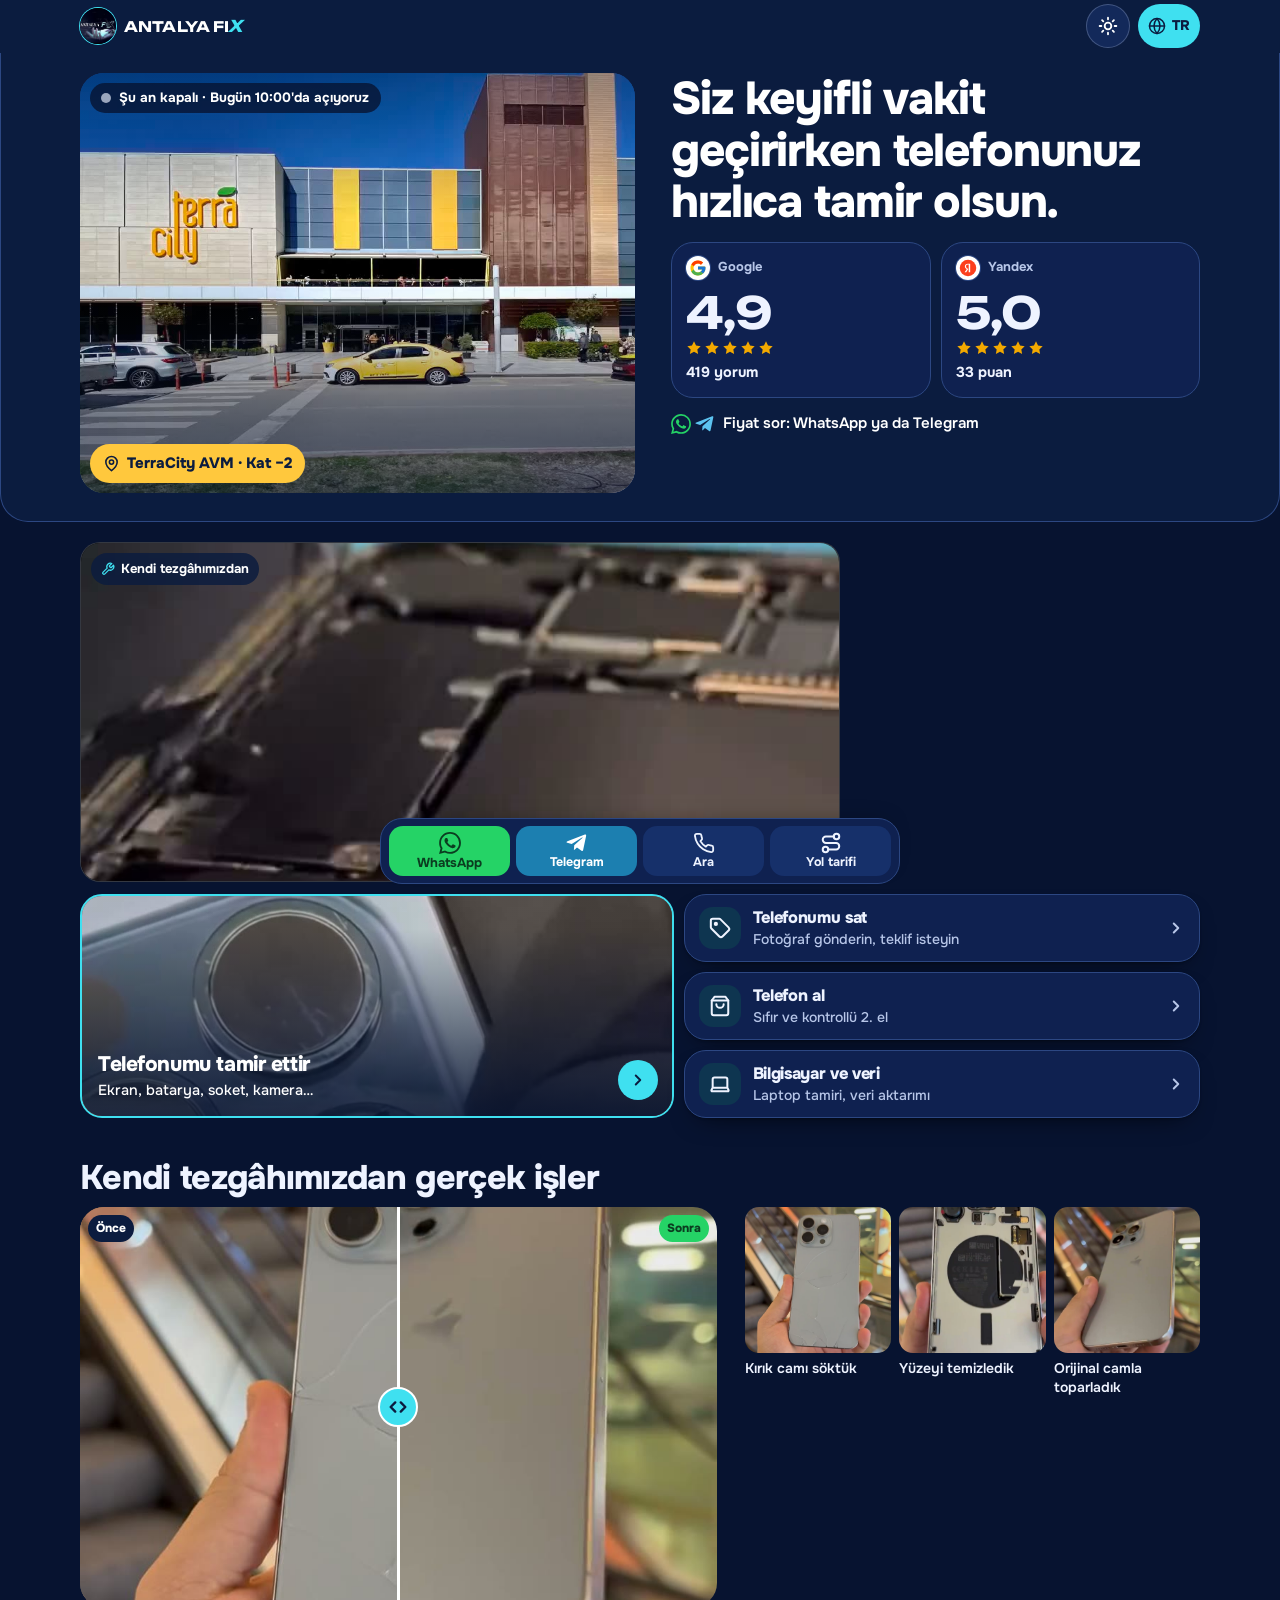
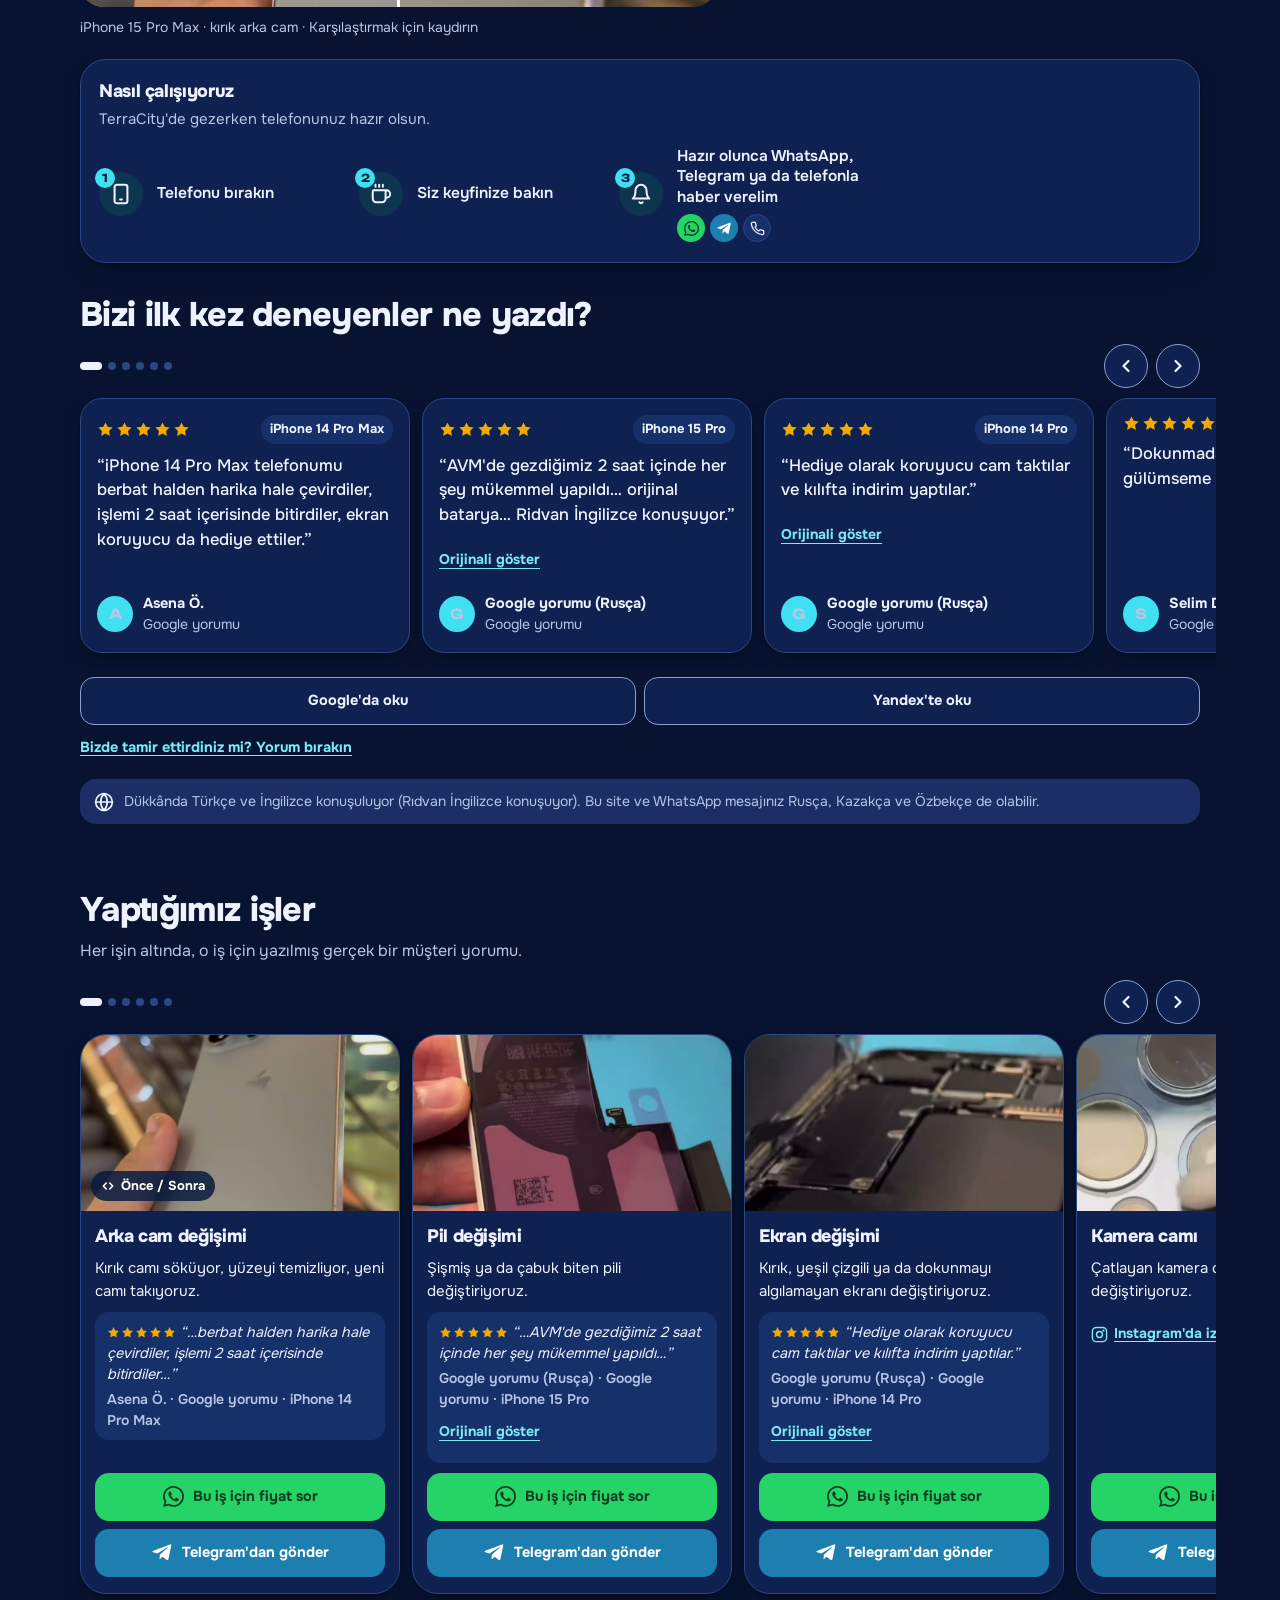
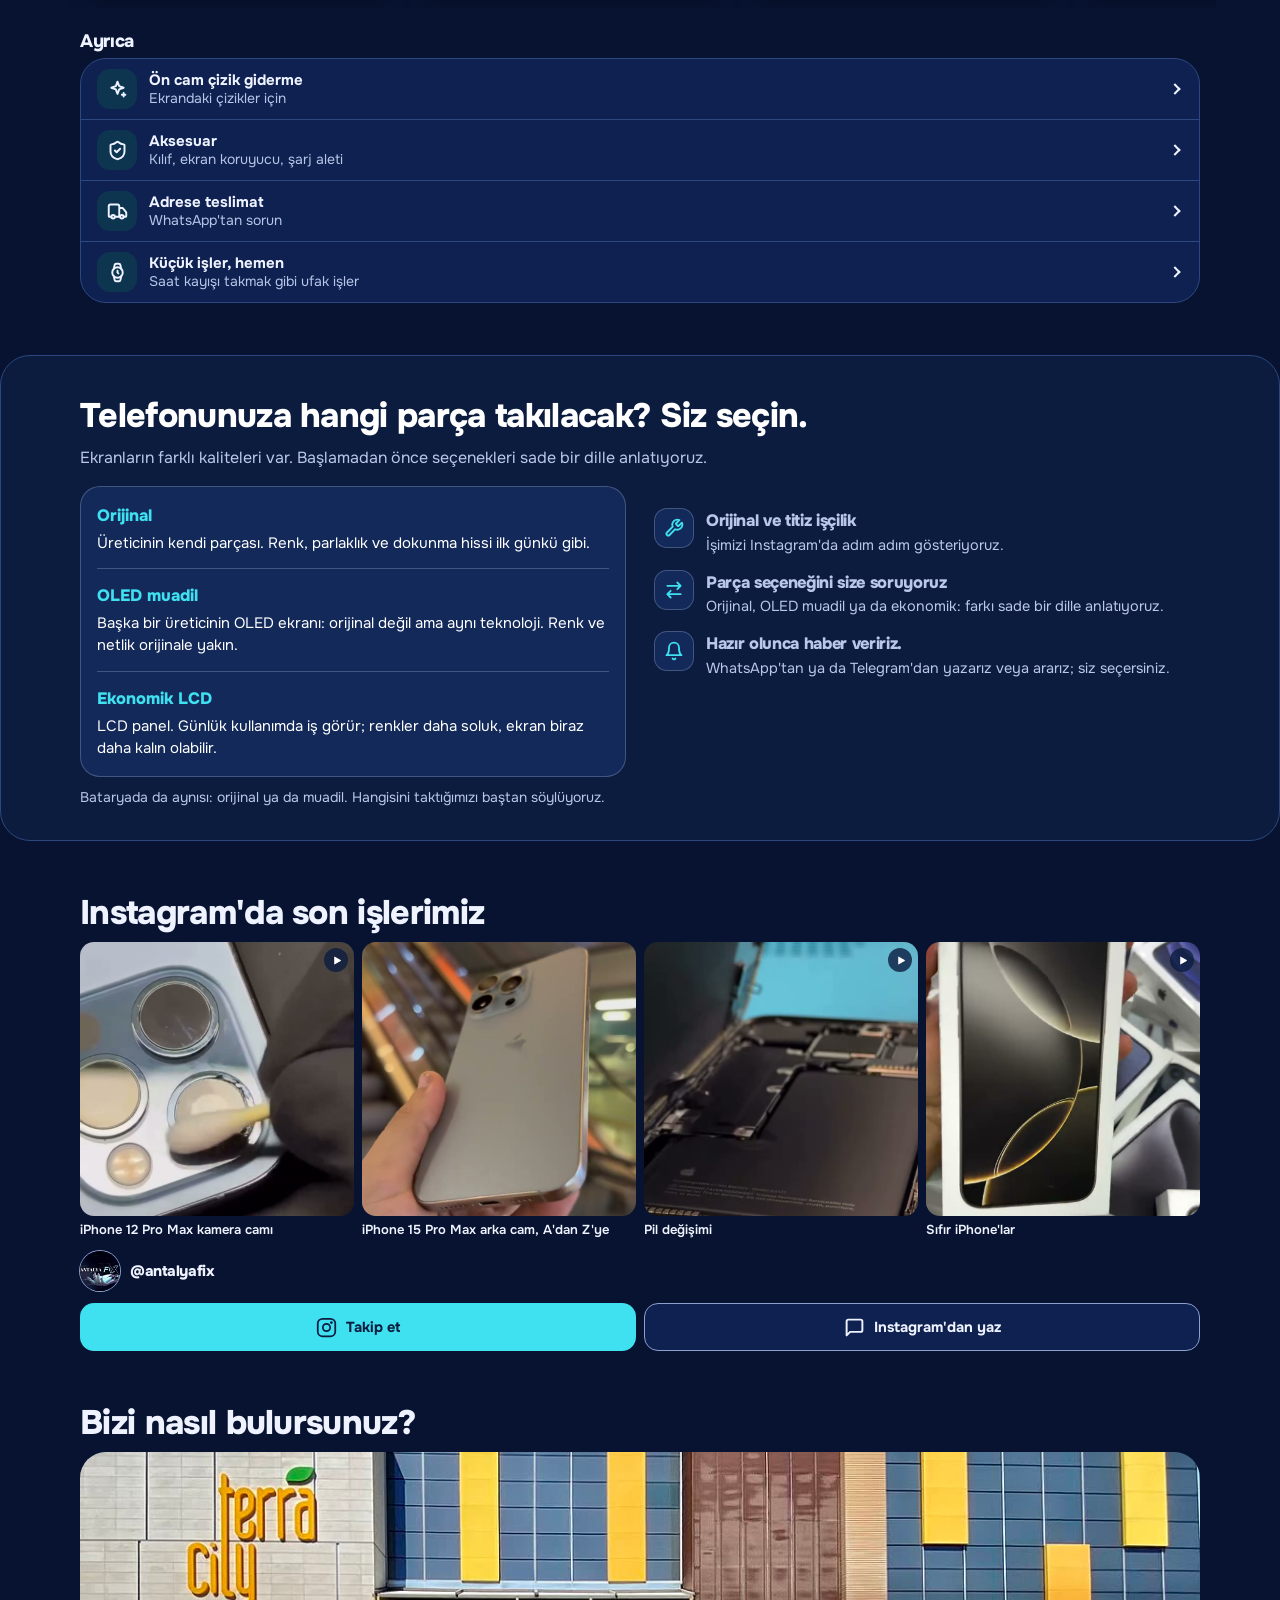
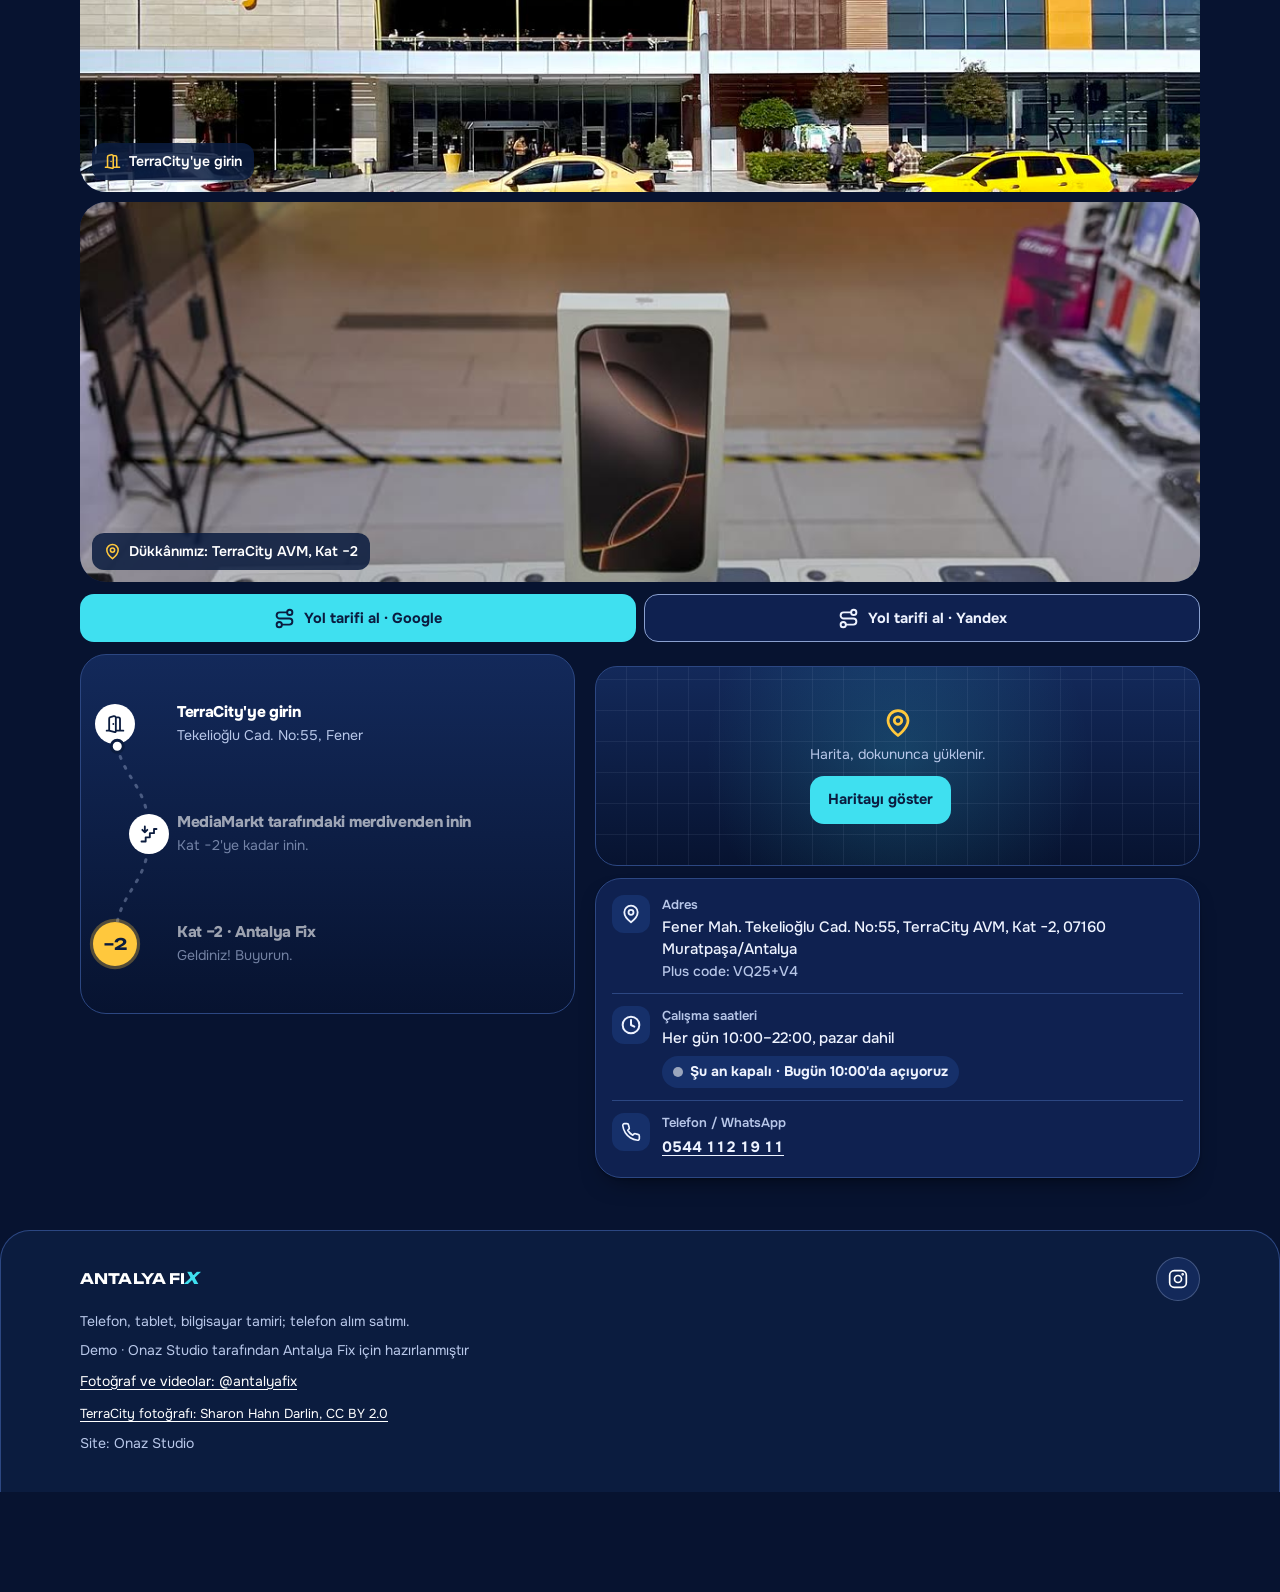
<file: demo/antalya-fix/c/index.html>
<!doctype html>
<html lang="tr" data-theme="dark">
<head>
<meta charset="utf-8">
<meta name="viewport" content="width=device-width, initial-scale=1, viewport-fit=cover">
<meta name="robots" content="noindex,nofollow">
<meta name="theme-color" content="#0B1C3F">
<title data-i18n="meta_title">Antalya Fix · TerraCity</title>
<meta name="description" data-i18n-attr="content:meta_desc" content="">
<link rel="icon" href="logo.jpg">
<link rel="preload" as="image" href="../media/terracity-loop-m.jpg" media="(max-width:899px)" fetchpriority="high">
<link rel="preload" as="image" href="../media/terracity-loop.jpg" media="(min-width:900px)" fetchpriority="high">
<script>try{if(localStorage.getItem("af_theme")==="light")document.documentElement.dataset.theme="light";}catch(e){}</script>
<link rel="preconnect" href="https://fonts.googleapis.com">
<link rel="preconnect" href="https://fonts.gstatic.com" crossorigin>
<link href="https://fonts.googleapis.com/css2?family=Onest:wght@400;500;600;700;800&family=Unbounded:wght@500;600;700&display=swap" rel="stylesheet">
<style>
:root{
  --navy:#0B1C3F; --navy-2:#13295A; --navy-3:#1C3A78; --deep:#071330;
  --cyan:#3FE0F0; --loc:#FFC83D; --star:#F2A900; --wa:#25D366; --wa-ink:#0B3D20; --tg:#1C7FB0; --red:#E5484D;
  --on-dark:#FFFFFF; --on-dark-soft:#B9C8EA; --line-dark:rgba(185,200,234,.28);
  --f-display:"Unbounded","Onest",system-ui,sans-serif;
  --f-body:"Onest",system-ui,-apple-system,"Segoe UI",sans-serif;
  --r-xl:26px; --r-lg:22px; --r-md:16px;
  --head-h:56px; --bar-h:64px;
  --ease-out:cubic-bezier(.16,1,.3,1);
  /* light theme roles */
  --bg:#EEF4FA; --surface:#FFFFFF; --surface-2:#EEF4FA; --text:#0B1C3F; --text-soft:#40527A;
  --line:#C3D0E6; --stroke:#0B1C3F; --field:#F8FBFF; --placeholder:#5F6F92;
  --sel-bg:#0B1C3F; --sel-text:#FFFFFF; --sel-ic:#3FE0F0;
  --strong-bg:#0B1C3F; --strong-text:#FFFFFF; --strong-hover:#1C3A78;
  --accent-ink:#04687A; --tint-cyan:#D6F7FB; --tint-lilac:#E1E9FF; --tint-green:#E3FAEB; --green-ink:#0B3D20;
  --err:#A3262A; --demo-bg:#E1E9FF; --demo-text:#0B1C3F; --hero-bg:#0B1C3F; --band-border:transparent;
  --lift:0 1px 2px rgba(11,28,63,.06),0 10px 24px -14px rgba(11,28,63,.35);
  --chev:url("data:image/svg+xml,%3Csvg xmlns='http://www.w3.org/2000/svg' viewBox='0 0 24 24' fill='none' stroke='%230B1C3F' stroke-width='2.5' stroke-linecap='round'%3E%3Cpath d='m6 9 6 6 6-6'/%3E%3C/svg%3E");
  color-scheme:light;
}
:root[data-theme="dark"]{
  --bg:#071330; --surface:#0F2150; --surface-2:#16306A; --text:#EEF3FF; --text-soft:#B7C6E8;
  --line:#2C4782; --stroke:#8AA0CF; --field:#0B1C3F; --placeholder:#94A8D2;
  --sel-bg:#3FE0F0; --sel-text:#0B1C3F; --sel-ic:#0B1C3F;
  --strong-bg:#3FE0F0; --strong-text:#0B1C3F; --strong-hover:#7BEAF5;
  --accent-ink:#7BEAF5; --tint-cyan:#0E3550; --tint-lilac:#1B2F66; --tint-green:#0F3A26; --green-ink:#B8F5CF;
  --err:#FF9EA1; --demo-bg:#13295A; --demo-text:#E6EDFF; --hero-bg:#0B1C3F; --band-border:var(--line);
  --lift:0 1px 2px rgba(0,0,0,.25),0 12px 26px -14px rgba(0,0,0,.7);
  --chev:url("data:image/svg+xml,%3Csvg xmlns='http://www.w3.org/2000/svg' viewBox='0 0 24 24' fill='none' stroke='%23EEF3FF' stroke-width='2.5' stroke-linecap='round'%3E%3Cpath d='m6 9 6 6 6-6'/%3E%3C/svg%3E");
  color-scheme:dark;
}
*,*::before,*::after{box-sizing:border-box}
html{-webkit-text-size-adjust:100%;scroll-behavior:smooth;scroll-padding-top:calc(var(--head-h) + 12px)}
body{margin:0;background:var(--bg);color:var(--text);font:400 16px/1.55 var(--f-body);-webkit-font-smoothing:antialiased;overflow-x:hidden;
  padding-bottom:calc(var(--bar-h) + 16px + env(safe-area-inset-bottom));-webkit-tap-highlight-color:rgba(63,224,240,.25);caret-color:var(--accent-ink)}
::selection{background:var(--cyan);color:var(--navy)}
img,svg,video{display:block;max-width:100%}
a{color:inherit;text-underline-offset:.2em}
button,input,select,textarea{font:inherit;color:inherit}
a,button,label,select,input{touch-action:manipulation}
button{cursor:pointer}
[hidden]{display:none!important}
:focus-visible{outline:3px solid var(--stroke);outline-offset:3px;border-radius:12px}
.dark :focus-visible{outline-color:var(--cyan)}
.sr{position:absolute!important;width:1px;height:1px;padding:0;margin:-1px;overflow:hidden;clip:rect(0 0 0 0);white-space:nowrap;border:0}
.skip{position:absolute;left:12px;top:-60px;z-index:100;background:var(--cyan);color:var(--navy);padding:10px 16px;border-radius:12px;font-weight:700;text-decoration:none}
.skip:focus{top:12px}
.wrap{width:min(1080px,100% - 32px);margin-inline:auto}
.num{font-variant-numeric:tabular-nums}
.demo{background:var(--demo-bg);color:var(--demo-text);font-size:12.5px;line-height:1.35;padding:7px 16px;text-align:center;font-weight:600}

/* header */
.head{position:sticky;top:0;z-index:40;background:var(--navy);color:#fff;padding-top:env(safe-area-inset-top);border-bottom:1px solid var(--line-dark)}
.head .wrap{height:var(--head-h);display:flex;align-items:center;gap:6px}
.brand{display:flex;align-items:center;gap:9px;text-decoration:none;min-width:0;flex:1;min-height:44px}
.brand img{width:36px;height:36px;border-radius:50%;box-shadow:0 0 0 1px var(--cyan);flex:none}
.wordmark{font:700 14.5px/1 var(--f-display);letter-spacing:.01em;white-space:nowrap}
.wordmark .x{display:inline-block;color:var(--cyan);transform:skewX(-14deg);font-size:1.12em}
.brand .wordmark{display:none}
.hchip{display:inline-flex;align-items:center;gap:5px;min-height:44px;padding:0 10px;border-radius:999px;background:var(--navy-2);color:#fff;text-decoration:none;font-size:13px;font-weight:700;white-space:nowrap;border:1px solid var(--line-dark)}
.hchip svg{width:14px;height:14px;color:var(--star)}
.hchip .ya{color:#FF8A8E;font-family:var(--f-display);font-size:11.5px}
.hopen .dot{width:9px;height:9px}
.iconbtn{width:44px;height:44px;border-radius:50%;display:grid;place-items:center;background:var(--navy-2);border:1px solid var(--line-dark);color:#fff;text-decoration:none;flex:none;transition:background-color .2s,transform .15s}
.iconbtn:hover{background:var(--navy-3)}
.iconbtn:active{transform:scale(.94)}
.iconbtn svg{width:20px;height:20px}
.langbtn{height:44px;min-width:48px;border-radius:999px;padding:0 12px;display:flex;align-items:center;justify-content:center;gap:6px;background:var(--cyan);color:var(--navy);border:0;font-weight:800;font-size:14px;flex:none}
.langbtn svg{width:18px;height:18px;display:none}
.langmenu{position:absolute;right:16px;top:calc(var(--head-h) + 6px);background:var(--surface);color:var(--text);border-radius:18px;padding:6px;min-width:200px;box-shadow:var(--lift);border:1px solid var(--stroke);transform-origin:top right;animation:pop .22s var(--ease-out)}
.langmenu button{display:flex;width:100%;align-items:center;justify-content:space-between;gap:12px;min-height:46px;padding:0 14px;border:0;background:none;border-radius:12px;font-weight:600;font-size:15.5px;text-align:left}
.langmenu button:hover{background:var(--surface-2)}
.langmenu button[aria-checked="true"]{background:var(--sel-bg);color:var(--sel-text)}
.langmenu .code{font-size:12px;opacity:.8;font-weight:700}
@keyframes pop{from{opacity:0;transform:scale(.94) translateY(-6px)}to{opacity:1;transform:none}}
@media (min-width:430px){.brand .wordmark{display:inline} .langbtn svg{display:block}}

/* hero */
.hero{background:var(--hero-bg);color:#fff;position:relative;overflow:hidden;padding:16px 0 24px;border-radius:0 0 30px 30px;border:1px solid var(--band-border);border-top:0}
.hero::before{content:"";position:absolute;inset:0;pointer-events:none;background:radial-gradient(420px 260px at 95% 0%,rgba(63,224,240,.22),transparent 70%),radial-gradient(circle at 1px 1px,rgba(185,200,234,.14) 1px,transparent 1.5px) 0 0/22px 22px}
.hero .wrap{position:relative}
.pills{display:flex;flex-wrap:wrap;gap:8px;margin-bottom:14px}
.pill{display:inline-flex;align-items:center;gap:8px;min-height:44px;padding:6px 14px;border-radius:999px;font-size:14.5px;font-weight:700;line-height:1.2;text-decoration:none}
.pill svg{width:17px;height:17px;flex:none}
.pill-loc{background:var(--loc);color:var(--navy)}
.pill-live{background:rgba(37,211,102,.16);border:1px solid rgba(37,211,102,.55);color:#fff}
.pill-live[data-open="false"]{background:rgba(229,72,77,.16);border-color:rgba(229,72,77,.6)}
.dot{width:10px;height:10px;border-radius:50%;background:var(--wa);flex:none}
[data-open="false"] .dot{background:var(--red)}
[data-open="true"] .dot{animation:pulse 2.2s var(--ease-out) infinite}
@keyframes pulse{0%{box-shadow:0 0 0 0 rgba(37,211,102,.6)}80%,100%{box-shadow:0 0 0 8px rgba(37,211,102,0)}}
h1{font:600 clamp(23px,6.1vw,46px)/1.15 var(--f-display);letter-spacing:-.02em;margin:0 0 10px;text-wrap:balance}
.what{color:#fff;font-size:15.5px;font-weight:600;margin:0 0 4px;text-wrap:pretty}
.hsub{color:var(--on-dark-soft);font-size:15.5px;margin:0 0 16px;text-wrap:pretty}
.trust{background:var(--surface);color:var(--text);border:1px solid var(--line);border-radius:var(--r-xl);padding:4px 16px 14px;margin-bottom:14px}
.trust a.row{display:flex;align-items:center;gap:12px;text-decoration:none;padding:12px 0;min-height:44px}
.trust a.row+a.row{border-top:1px solid var(--line)}
.trust .mark{width:26px;height:26px;border-radius:50%;display:grid;place-items:center;font:700 12.5px/1 var(--f-display);color:#fff;flex:none}
.trust .g{background:#0B1C3F;box-shadow:0 0 0 1px var(--line)} .trust .y{background:var(--red)}
.trust .score{font:700 46px/1 var(--f-display);letter-spacing:-.03em}
.trust .small .score{font-size:28px}
.stars{display:flex;gap:2px;color:var(--star)}
.trust .stars svg{width:18px;height:18px}
.trust .small .stars svg{width:15px;height:15px}
.trust .lbl{font-size:15px;font-weight:600;color:var(--text-soft);margin-top:4px;display:block}
.trust .chev{margin-left:auto;width:20px;height:20px;color:var(--text-soft);flex:none}
.trust .meta{border-top:1px solid var(--line);padding-top:10px;display:grid;gap:6px;font-size:14px;color:var(--text-soft)}
.trust .meta p{margin:0;display:flex;gap:8px;align-items:flex-start;line-height:1.45}
.trust .meta svg{width:17px;height:17px;flex:none;margin-top:2px;color:var(--accent-ink)}
.trust .meta q{font-style:italic;quotes:"“" "”"}
.tiles{display:grid;grid-template-columns:1fr 1fr;gap:10px}
.tile{position:relative;display:flex;flex-direction:column;justify-content:flex-end;min-height:118px;padding:12px 13px;border-radius:var(--r-lg);color:var(--navy);text-decoration:none;overflow:hidden;transition:transform .18s var(--ease-out)}
.tile:active{transform:scale(.97)}
.tile strong{font:600 15px/1.2 var(--f-display);letter-spacing:-.01em;overflow-wrap:break-word;position:relative;padding-right:30px}
.tile span{font-size:13.5px;line-height:1.3;font-weight:500;color:rgba(11,28,63,.82);position:relative;margin-top:3px}
.tile svg.art{position:absolute;top:12px;left:13px;width:26px;height:26px}
.tile .go{position:absolute;right:10px;bottom:12px;width:26px;height:26px;border-radius:50%;background:var(--navy);color:#fff;display:grid;place-items:center;z-index:1}
.tile .go svg{width:14px;height:14px}
.t-fix{color:#fff}
.t-fix img{position:absolute;inset:0;width:100%;height:100%;object-fit:cover}
.t-fix::after{content:"";position:absolute;inset:0;background:linear-gradient(180deg,rgba(7,19,48,.05) 15%,rgba(7,19,48,.88) 100%)}
.t-fix strong,.t-fix span{z-index:1;color:#fff}
.t-fix .go{background:var(--cyan);color:var(--navy)}
.t-sell{background:var(--cyan)} .t-buy{background:#fff} .t-pc{background:#E1E9FF}

/* sections */
.sec{padding:44px 0 0}
.h2{font:600 clamp(21px,5.6vw,32px)/1.2 var(--f-display);letter-spacing:-.015em;margin:0 0 8px;text-wrap:balance}
.lead{color:var(--text-soft);font-size:16px;margin:0 0 16px;max-width:60ch;text-wrap:pretty}
.card{background:var(--surface);border:1px solid var(--line);border-radius:var(--r-xl);box-shadow:var(--lift);padding:18px}
.h3{font:600 17px/1.25 var(--f-display);letter-spacing:-.01em;margin:0 0 6px;text-wrap:balance}
.rline{display:flex;align-items:center;gap:6px;flex-wrap:wrap;font-size:14px;font-weight:600;color:var(--text-soft);margin:0 0 10px}
.rline svg{width:15px;height:15px;color:var(--star)}
.rline>span{display:inline-flex;align-items:center;gap:5px}

/* store + how it works */
.photo{margin:0;position:relative;border-radius:var(--r-xl);overflow:hidden;background:var(--tint-lilac)}
.photo img{width:100%;height:280px;object-fit:cover;object-position:50% 45%}
.photo figcaption{position:absolute;left:12px;bottom:12px;right:12px;width:fit-content;background:rgba(11,28,63,.86);color:#fff;font-size:14px;font-weight:600;padding:8px 12px;border-radius:12px;display:flex;gap:8px;align-items:center}
.photo figcaption svg{width:17px;height:17px;color:var(--loc);flex:none}
.how{margin:-28px 10px 0;position:relative;z-index:1}
.how ol{list-style:none;margin:10px 0 0;padding:0;display:grid;grid-template-columns:1fr 1fr 1fr;gap:8px}
.how li{text-align:center;font-size:14px;font-weight:600;line-height:1.3}
.how .ic{position:relative;width:44px;height:44px;margin:0 auto 6px;border-radius:50%;display:grid;place-items:center;background:var(--tint-cyan)}
.how .ic svg{width:22px;height:22px}
.how .ic b{position:absolute;top:-4px;left:-4px;width:20px;height:20px;border-radius:50%;background:var(--sel-bg);color:var(--sel-text);font:700 11px/20px var(--f-display);text-align:center}
.how .chan{display:flex;justify-content:center;gap:5px;margin-top:6px}
.how .chan span{width:26px;height:26px;border-radius:50%;display:grid;place-items:center}
.how .chan svg{width:15px;height:15px}
.chan .c-wa{background:var(--wa);color:var(--wa-ink)} .chan .c-tg{background:var(--tg);color:#fff} .chan .c-ph{background:var(--surface-2);color:var(--text);border:1px solid var(--line)}

/* proof */
.proof{display:grid;grid-template-columns:1fr 1fr;gap:10px}
.reel,.ba{position:relative;border-radius:var(--r-lg);overflow:hidden;aspect-ratio:4/5;background:var(--navy)}
.reel video{width:100%;height:100%;object-fit:cover}
.vbtn{position:absolute;right:8px;bottom:8px;width:44px;height:44px;border-radius:50%;border:0;background:rgba(11,28,63,.82);color:#fff;display:grid;place-items:center}
.vbtn svg{width:18px;height:18px}
.vtag{position:absolute;left:8px;top:8px;display:inline-flex;align-items:center;gap:5px;background:rgba(11,28,63,.82);color:#fff;font-size:12px;font-weight:700;padding:5px 8px;border-radius:999px}
.vtag svg{width:13px;height:13px;color:var(--cyan)}
.ba{--p:50%}
.ba img{position:absolute;inset:0;width:100%;height:100%;object-fit:cover}
.ba .b4{clip-path:inset(0 calc(100% - var(--p)) 0 0)}
.ba .line{position:absolute;top:0;bottom:0;left:var(--p);width:3px;margin-left:-1.5px;background:#fff;pointer-events:none}
.ba .knob{position:absolute;top:50%;left:50%;width:40px;height:40px;margin:-20px 0 0 -20px;border-radius:50%;background:var(--cyan);border:2px solid #fff;display:grid;place-items:center;color:var(--navy)}
.ba .knob svg{width:22px;height:22px}
.ba .bt{position:absolute;top:8px;font-size:12px;font-weight:800;padding:4px 8px;border-radius:999px;pointer-events:none}
.ba .bt.l{left:8px;background:var(--navy);color:#fff}
.ba .bt.r{right:8px;background:var(--wa);color:var(--wa-ink)}
.ba input{position:absolute;inset:0;width:100%;height:100%;opacity:0;margin:0;cursor:ew-resize;touch-action:pan-y}
.ba:has(input:focus-visible){outline:3px solid var(--stroke);outline-offset:3px}
.proof-cap{grid-column:1/-1;font-size:14px;color:var(--text-soft);margin:2px 0 0}
.steps3{list-style:none;margin:10px 0 0;padding:0;display:grid;grid-template-columns:repeat(3,1fr);gap:8px;grid-column:1/-1}
.steps3 li{font-size:14px;line-height:1.3;font-weight:600}
.steps3 img{width:100%;height:auto;aspect-ratio:1;object-fit:cover;border-radius:14px;background:var(--tint-lilac);margin-bottom:6px}

/* horizontal rails: next card peeks at the edge, dots + arrows */
.rail{display:flex;gap:12px;overflow-x:auto;scroll-snap-type:x mandatory;padding:4px 16px 14px;margin:0 -16px;scroll-padding-inline:16px;overscroll-behavior-x:contain;scrollbar-width:none}
.rail::-webkit-scrollbar{display:none}
.railnav{display:flex;align-items:center;justify-content:space-between;gap:12px;margin:0 0 6px}
.dots{display:flex;gap:6px}
.dots i{width:8px;height:8px;border-radius:50%;background:var(--line);transition:width .2s,background-color .2s}
.dots i.on{width:22px;border-radius:5px;background:var(--text)}
.navbtns{display:flex;gap:8px}
.navbtns button{width:44px;height:44px;border-radius:50%;border:1px solid var(--stroke);background:var(--surface);display:grid;place-items:center;color:var(--text)}
.navbtns svg{width:20px;height:20px}

/* work cards */
.wk{flex:0 0 76%;max-width:340px;scroll-snap-align:start;background:var(--surface);border:1px solid var(--line);border-radius:var(--r-xl);overflow:hidden;display:flex;flex-direction:column;box-shadow:var(--lift)}
.wk .pic{position:relative;display:block;height:160px;background:var(--tint-lilac)}
.wk .pic img{width:100%;height:100%;object-fit:cover}
.wk .pic .tag{position:absolute;left:10px;bottom:10px;background:rgba(11,28,63,.86);color:#fff;font-size:13px;font-weight:700;padding:5px 10px;border-radius:999px;display:inline-flex;gap:6px;align-items:center}
.wk .pic .tag svg{width:14px;height:14px}
.wk .body{padding:14px 14px 16px;display:flex;flex-direction:column;gap:10px;flex:1}
.wk .body>p{margin:0;font-size:15px;line-height:1.5}
.wq{background:var(--surface-2);border-radius:14px;padding:10px 12px;font-size:14.5px;line-height:1.45}
.wq q{font-style:italic;quotes:"“" "”"}
.wq .by{display:block;font-size:14px;color:var(--text-soft);margin-top:4px;font-weight:600}
.wq .stars{display:inline-flex;gap:1px;vertical-align:-2px;margin-right:4px}
.wq .stars svg{width:13px;height:13px}
.orig{font-style:italic;color:var(--text-soft)}
.wq .orig{display:block;margin-top:6px}
.tgl{background:none;border:0;padding:10px 0;min-height:44px;font-weight:700;font-size:14px;color:var(--accent-ink);text-decoration:underline;text-underline-offset:.25em;text-align:left;align-self:flex-start}
.iglink{font-size:14px;font-weight:700;color:var(--accent-ink);display:inline-flex;align-items:center;gap:6px;min-height:44px}
.iglink svg{width:17px;height:17px}
.wk .send{margin-top:auto;grid-template-columns:1fr}
.also{display:grid;background:var(--surface);border:1px solid var(--line);border-radius:var(--r-xl);overflow:hidden}
.also a{display:flex;align-items:center;gap:12px;min-height:60px;padding:10px 16px;text-decoration:none;border-bottom:1px solid var(--line);transition:background-color .15s}
.also a:last-child{border-bottom:0}
.also a:hover{background:var(--surface-2)}
.also a::after{content:"";width:8px;height:8px;border-right:2px solid var(--text);border-top:2px solid var(--text);transform:rotate(45deg);flex:none;margin:0 4px 0 auto}
.also .ic{width:40px;height:40px;border-radius:13px;display:grid;place-items:center;background:var(--tint-cyan);flex:none}
.also .ic svg{width:21px;height:21px}
.also b{display:block;font-size:15px;line-height:1.25}
.also small{display:block;font-size:14px;line-height:1.35;color:var(--text-soft)}

/* reviews */
.bigscore{display:flex;align-items:center;gap:14px;flex-wrap:wrap;margin:4px 0 14px}
.bigscore .n{font:700 52px/1 var(--f-display);letter-spacing:-.04em}
.bigscore .stars svg{width:20px;height:20px}
.bigscore p{margin:4px 0 0;font-size:14.5px;color:var(--text-soft);line-height:1.4}
.rev{flex:0 0 78%;max-width:350px;scroll-snap-align:start;background:var(--surface);border:1px solid var(--line);border-radius:var(--r-lg);padding:16px;display:flex;flex-direction:column;gap:10px;box-shadow:var(--lift)}
.rev .top{display:flex;justify-content:space-between;align-items:center;gap:8px}
.rev .stars svg{width:17px;height:17px}
.rev .dev{font-size:13px;font-weight:700;background:var(--surface-2);padding:4px 9px;border-radius:999px;white-space:nowrap}
.rev blockquote{margin:0;font-size:16px;line-height:1.5;font-weight:500;text-wrap:pretty}
.rev .orig{margin:0;padding:10px 12px;border-radius:12px;background:var(--surface-2);font-size:14.5px;line-height:1.45}
.rev .who{margin-top:auto;display:flex;align-items:center;gap:10px;font-size:14px}
.rev .av{width:36px;height:36px;border-radius:50%;background:var(--sel-bg);color:var(--sel-text);display:grid;place-items:center;font:700 14px/1 var(--f-display);flex:none}
.rev .who b{display:block;font-size:14.5px}
.rev .who span{color:var(--text-soft)}
.rev .sumtag{font-size:14px;color:var(--text-soft)}
.links2{display:grid;grid-template-columns:1fr 1fr;gap:8px}
.writelink{display:inline-flex;align-items:center;min-height:44px;font-size:14.5px;font-weight:700;color:var(--accent-ink)}
.langs{display:flex;gap:10px;align-items:flex-start;margin-top:10px;padding:12px 14px;border-radius:var(--r-md);background:var(--tint-lilac);font-size:14px;line-height:1.5;color:var(--text-soft)}
.langs svg{width:20px;height:20px;flex:none;margin-top:1px;color:var(--text)}

/* journeys */
.jtabs{display:grid;grid-template-columns:1fr 1fr;gap:8px;margin-bottom:12px}
.jtabs button{min-height:64px;border:1px solid var(--stroke);border-radius:16px;background:var(--surface);color:var(--text);display:flex;align-items:center;gap:10px;font-size:15px;font-weight:700;line-height:1.2;padding:8px 12px;text-align:left;transition:background-color .15s,color .15s}
.jtabs button svg{width:24px;height:24px;flex:none;color:var(--accent-ink)}
.jtabs button[aria-selected="true"]{background:var(--sel-bg);color:var(--sel-text)}
.jtabs button[aria-selected="true"] svg{color:var(--sel-ic)}
.go-hint{font-size:14.5px;color:var(--text-soft);margin:0}
.panel{animation:fade .25s var(--ease-out)}
@keyframes fade{from{opacity:0;transform:translateY(6px)}to{opacity:1;transform:none}}
.wiz-h{display:flex;align-items:center;justify-content:space-between;gap:10px;margin:-4px 0 8px}
.wiz-h .back{display:inline-flex;align-items:center;gap:4px;min-height:44px;padding:0 12px 0 6px;border:1px solid var(--stroke);border-radius:999px;background:var(--surface);color:var(--text);font-weight:700;font-size:14.5px}
.wiz-h .back svg{width:18px;height:18px}
.wiz-h .back[hidden]{display:inline-flex!important;visibility:hidden}
.wiz-n{font-size:14px;font-weight:700;color:var(--text-soft)}
.wiz-bar{height:6px;border-radius:6px;background:var(--surface-2);overflow:hidden;margin-bottom:16px}
.wiz-bar i{display:block;height:100%;background:var(--cyan);border-radius:6px;transition:width .3s var(--ease-out)}
.wstep>.h3{margin-bottom:12px}
.wnext{margin-top:16px}
.sub{font-weight:700;font-size:14.5px;margin:16px 0 8px}
.chips{display:flex;flex-wrap:wrap;gap:8px}
.chip{display:inline-flex;align-items:center;gap:6px;min-height:48px;padding:0 16px;border-radius:999px;border:1px solid var(--stroke);background:var(--surface);color:var(--text);font-weight:600;font-size:15px;line-height:1.15;text-align:left;transition:background-color .15s,color .15s,transform .12s}
.chip:hover{background:var(--surface-2)}
.chip:active{transform:scale(.95)}
.chip .ck{width:0;height:16px;opacity:0;overflow:hidden;transition:width .15s,opacity .15s;margin-left:-6px}
.chip[aria-pressed="true"]{background:var(--sel-bg);color:var(--sel-text);border-color:var(--sel-bg)}
.chip[aria-pressed="true"] .ck{width:16px;opacity:1;margin-left:0;color:var(--sel-ic)}
.chip.ghost{border-style:dashed}
.seg{display:grid;grid-auto-flow:column;grid-auto-columns:1fr;gap:4px;background:var(--surface-2);border-radius:16px;padding:4px;border:1px solid var(--stroke)}
.seg button{min-height:44px;border:0;border-radius:12px;background:none;font-weight:600;font-size:14px;line-height:1.15;padding:6px;color:var(--text);transition:background-color .15s,color .15s}
.seg button[aria-pressed="true"]{background:var(--sel-bg);color:var(--sel-text)}
.field{display:block;margin-bottom:16px}
.field>span,.flabel{display:block;font-weight:700;font-size:14.5px;margin-bottom:8px}
.grid2f{display:grid;grid-template-columns:1fr 1fr;gap:10px}
.input,select.input,textarea.input{width:100%;min-height:50px;border:1px solid var(--stroke);border-radius:14px;background:var(--field);color:var(--text);padding:12px 14px;font-size:16px}
textarea.input{min-height:80px;resize:vertical;line-height:1.45}
select.input{appearance:none;-webkit-appearance:none;background:var(--field) var(--chev) no-repeat right 14px center/20px;padding-right:44px}
.input:focus-visible{outline:none;box-shadow:0 0 0 3px var(--cyan)}
.input::placeholder{color:var(--placeholder)}
.input[aria-invalid="true"]{border-color:var(--red);box-shadow:0 0 0 3px rgba(229,72,77,.25)}
.err{color:var(--err);font-size:14px;font-weight:600;margin:6px 0 10px}
.check{display:flex;align-items:center;gap:12px;min-height:48px;cursor:pointer;font-weight:600;font-size:15px}
.check input{width:22px;height:22px;accent-color:var(--cyan);flex:none;margin:0}
.range-row{display:flex;align-items:center;gap:14px}
.range-row input{flex:1;accent-color:var(--cyan);height:44px}
.range-row output{font:600 16px/1 var(--f-display);min-width:58px;text-align:right}

/* buttons */
.btn{display:flex;align-items:center;justify-content:center;gap:9px;width:100%;min-height:52px;padding:10px 16px;border-radius:16px;border:0;font:700 15.5px/1.2 var(--f-body);text-decoration:none;text-align:center;transition:transform .15s var(--ease-out),background-color .15s}
.btn svg{width:21px;height:21px;flex:none}
.btn:active{transform:scale(.97)}
.btn-wa{background:var(--wa);color:var(--wa-ink)}
.btn-wa:hover{background:#2EE072}
.btn-tg{background:var(--tg);color:#fff}
.btn-tg:hover{background:#176D97}
.btn-navy{background:var(--strong-bg);color:var(--strong-text)}
.btn-navy:hover{background:var(--strong-hover)}
.btn-cyan{background:var(--cyan);color:var(--navy)}
.btn-line{background:var(--surface);color:var(--text);border:1px solid var(--stroke)}
.btn-line:hover{background:var(--surface-2)}
.btn-sm{min-height:48px;font-size:14.5px;border-radius:14px;padding:8px 12px}
.send{display:grid;grid-template-columns:1fr 1fr;gap:8px}
.sendbox{margin-top:16px;padding-top:14px;border-top:1px dashed var(--line)}
.preview{margin-top:14px;background:var(--surface-2);border-radius:18px;padding:12px}
.preview-h{display:flex;align-items:center;gap:8px;font-size:14px;font-weight:700;color:var(--text-soft);margin-bottom:8px}
.preview-h svg{width:17px;height:17px;color:var(--wa)}
.bubble{background:#D6FBE1;border-radius:16px 16px 6px 16px;padding:10px 12px 6px;font-size:14px;line-height:1.45;white-space:pre-line;overflow-wrap:anywhere;color:#102A1E;margin-left:14px;animation:pop .25s var(--ease-out)}
.bubble .meta{display:flex;justify-content:flex-end;align-items:center;gap:4px;font-size:12px;color:#3F5E4E;margin-top:4px}
.bubble .meta svg{width:16px;height:16px;color:#2B8FC4}

/* sell */
.offer{background:var(--navy);color:#fff;border-radius:var(--r-lg);padding:16px;margin:0 0 14px;border:1px solid var(--line-dark)}
.offer .lbl{font-size:14px;font-weight:600;color:var(--on-dark-soft)}
.offer .amt{font:600 22px/1.25 var(--f-display);color:var(--cyan);margin:6px 0;font-variant-numeric:tabular-nums}
.offer .amt small{font:700 13px/1 var(--f-body);color:#fff;background:rgba(255,255,255,.14);padding:4px 8px;border-radius:999px;margin-left:6px;vertical-align:3px}
.offer .amt.wait{font:500 15px/1.45 var(--f-body);color:#fff}
.offer p{font-size:14px;color:var(--on-dark-soft);margin:0;line-height:1.5}
.tp{border-top:1px dashed var(--line);padding-top:16px;margin-top:4px}
.filebtn{display:flex;align-items:center;justify-content:center;gap:9px;min-height:56px;border:1px dashed var(--stroke);border-radius:16px;background:var(--surface-2);font-weight:700;cursor:pointer}
.filebtn svg{width:22px;height:22px}
.filebtn:focus-within{outline:3px solid var(--stroke);outline-offset:3px}
.thumbs{display:flex;flex-wrap:wrap;gap:8px;margin:10px 0 0}
.thumbs img,.thumbs video{width:64px;height:64px;object-fit:cover;border-radius:12px;background:var(--tint-lilac)}
.small{font-size:14px;color:var(--text-soft);margin:8px 0 0;line-height:1.45}
.thanks{display:flex;gap:10px;align-items:flex-start;background:var(--tint-green);color:var(--green-ink);border-radius:14px;padding:12px 14px;font-weight:600;font-size:15px;margin-top:12px}
.thanks svg{width:22px;height:22px;flex:none}
.notif{margin-top:12px;background:#1B2337;color:#fff;border-radius:20px;padding:14px;font-size:14.5px;line-height:1.5;border:1px solid var(--line-dark)}
.notif .nh{display:flex;align-items:center;gap:8px;font-size:13px;color:#C9D3EA;margin-bottom:8px}
.notif .nh img{width:22px;height:22px;border-radius:6px}
.notif p{margin:0 0 6px}
.notif .nb{display:grid;grid-template-columns:1fr 1fr;gap:8px;margin-top:10px}
.notif .nb span{display:grid;place-items:center;min-height:40px;border-radius:12px;background:rgba(255,255,255,.12);font-weight:700}
.or{display:flex;align-items:center;gap:10px;color:var(--text-soft);font-size:14px;margin:16px 0 10px}
.or::before,.or::after{content:"";flex:1;border-top:1px solid var(--line)}

/* buy rows */
.bphoto{margin:0 0 14px;border-radius:var(--r-lg);overflow:hidden;position:relative}
.bphoto img{width:100%;height:170px;object-fit:cover;object-position:50% 30%}
.bphoto figcaption{position:absolute;left:10px;bottom:10px;background:rgba(11,28,63,.86);color:#fff;font-size:14px;font-weight:600;padding:6px 11px;border-radius:12px}
.btabs{display:grid;grid-template-columns:1fr 1fr;gap:4px;padding:4px;border-radius:999px;background:var(--surface-2);border:1px solid var(--stroke);margin-bottom:10px}
.btabs button{min-height:44px;border:0;border-radius:999px;background:none;font-weight:700;font-size:14.5px;color:var(--text)}
.btabs button[aria-selected="true"]{background:var(--sel-bg);color:var(--sel-text)}
.prow{padding:14px 0;border-bottom:1px solid var(--line);display:grid;gap:8px}
.prow:last-child{border-bottom:0;padding-bottom:0}
.prow .t{display:flex;justify-content:space-between;align-items:baseline;gap:8px;flex-wrap:wrap}
.prow h3{margin:0;font:700 16.5px/1.25 var(--f-body)}
.prow .m{font-size:14px;color:var(--text-soft)}
.prow .m b{color:var(--text)}
.ex{font-size:12.5px;font-weight:700;color:var(--text-soft);border:1px solid var(--line);border-radius:999px;padding:1px 7px;margin-left:4px;vertical-align:1px}
.prow .st{display:flex;flex-wrap:wrap;gap:6px}
.prow .st button{min-height:44px;min-width:76px;padding:0 10px;border-radius:12px;border:1px solid var(--stroke);background:var(--surface);font-weight:700;font-size:14px;color:var(--text);font-variant-numeric:tabular-nums}
.prow .st button[aria-pressed="true"]{background:var(--sel-bg);color:var(--sel-text);border-color:var(--sel-bg)}

/* pc */
.qcard{border-radius:var(--r-xl);padding:18px;margin-top:12px;border:1px solid var(--line)}
.qcard.data{background:var(--tint-cyan)}
.qcard.rec{background:var(--tint-lilac)}
.qcard p{margin:0 0 12px;line-height:1.5}
.ft{display:grid;grid-template-columns:1fr auto 1fr;align-items:end;gap:8px;margin-bottom:12px}
.ft .arrow{width:24px;height:24px;margin-bottom:14px}

/* quality band (navy in both themes) */
.band{background:var(--navy);color:#fff;border-radius:30px;padding:34px 0 28px;margin-top:44px;border:1px solid var(--band-border)}
.band .lead{color:var(--on-dark-soft)}
.qtabs{display:grid;grid-template-columns:repeat(3,1fr);gap:4px;padding:4px;border-radius:18px;background:var(--navy-2);margin-bottom:10px}
.qtabs button{min-height:50px;border:0;border-radius:14px;background:none;color:#fff;font-weight:700;font-size:14px;line-height:1.15;padding:6px}
.qtabs button[aria-selected="true"]{background:var(--cyan);color:var(--navy)}
.qpanel{background:var(--navy-2);border-radius:20px;padding:16px;border:1px solid var(--line-dark)}
.qpanel p{margin:0 0 12px;line-height:1.6}
.meter{display:flex;align-items:center;justify-content:space-between;gap:10px;padding:9px 0;border-top:1px solid var(--line-dark);font-size:14.5px}
.mdots{display:flex;gap:6px}
.mdots i{width:13px;height:13px;border-radius:50%;border:1px solid var(--cyan)}
.mdots i.on{background:var(--cyan)}
.war{display:flex;align-items:center;gap:10px;margin-top:6px;padding:10px 12px;border-radius:14px;border:1px solid var(--cyan);font-weight:700;color:var(--cyan)}
.war svg{width:20px;height:20px;flex:none}
.qnote{font-size:14px;color:var(--on-dark-soft);margin:10px 0 0}
.promises{list-style:none;margin:22px 0 0;padding:0;display:grid;gap:14px}
.promises li{display:flex;gap:12px;align-items:flex-start}
.promises .ic{width:40px;height:40px;border-radius:13px;background:var(--navy-2);border:1px solid var(--line-dark);color:var(--cyan);display:grid;place-items:center;flex:none}
.promises .ic svg{width:20px;height:20px}
.promises strong{display:block;font:600 15.5px/1.3 var(--f-display);margin:2px 0 3px}
.promises span{color:var(--on-dark-soft);font-size:14.5px;line-height:1.45}

/* instagram */
.igrow{display:grid;grid-template-columns:repeat(4,1fr);gap:8px;margin-bottom:12px}
.igrow a{display:block;text-decoration:none;font-size:13px;line-height:1.3;font-weight:600}
.igrow .sq{position:relative;display:block;aspect-ratio:1;border-radius:14px;overflow:hidden;background:var(--tint-lilac);margin-bottom:6px}
.igrow img{width:100%;height:100%;object-fit:cover}
.igrow .play{position:absolute;right:6px;top:6px;width:24px;height:24px;border-radius:50%;background:rgba(11,28,63,.78);color:#fff;display:grid;place-items:center}
.igrow .play svg{width:11px;height:11px}
.ighead{display:flex;align-items:center;gap:10px;margin-bottom:12px}
.ighead img{width:40px;height:40px;border-radius:50%;box-shadow:0 0 0 1px var(--stroke)}
.ighead b{font:600 15px/1.2 var(--f-display)}

/* find */
.path-card{background:linear-gradient(180deg,var(--navy-2),var(--deep));color:#fff;border-radius:var(--r-xl);padding:14px 12px 14px 6px;border:1px solid var(--band-border)}
.path{display:grid;grid-template-columns:90px 1fr}
.path svg.route{width:90px;height:330px}
.stops{list-style:none;margin:0;padding:0}
.stops li{height:110px;display:flex;flex-direction:column;justify-content:center;padding-right:4px;opacity:.6;transition:opacity .4s}
.stops li.on{opacity:1}
.stops b{font:600 15.5px/1.25 var(--f-display);margin-bottom:3px;text-wrap:balance}
.stops span{font-size:14px;line-height:1.4;color:var(--on-dark-soft)}
.routes{display:grid;grid-template-columns:1fr 1fr;gap:8px;margin-bottom:12px}
.mapph{position:relative;height:200px;border-radius:var(--r-lg);overflow:hidden;background:radial-gradient(circle at 50% 45%,rgba(63,224,240,.18),transparent 60%),linear-gradient(180deg,var(--navy-2),var(--deep));display:grid;place-items:center;text-align:center;color:#fff;margin-top:12px;padding:16px;border:1px solid var(--band-border)}
.mapph::before{content:"";position:absolute;inset:0;background:repeating-linear-gradient(0deg,transparent 0 30px,rgba(185,200,234,.08) 30px 31px),repeating-linear-gradient(90deg,transparent 0 30px,rgba(185,200,234,.08) 30px 31px)}
.mapph>div{position:relative}
.mapph svg{width:30px;height:30px;color:var(--loc);margin:0 auto 6px}
.mapph p{margin:0 0 10px;font-size:14px;color:var(--on-dark-soft)}
.maptabs{display:grid;grid-template-columns:1fr 1fr;gap:4px;padding:4px;border-radius:999px;background:var(--surface-2);border:1px solid var(--stroke);margin:12px 0 8px}
.maptabs button{min-height:44px;border:0;border-radius:999px;background:none;font-weight:700;font-size:14px;color:var(--text)}
.maptabs button[aria-selected="true"]{background:var(--sel-bg);color:var(--sel-text)}
.mapbox{position:relative;height:300px;border-radius:var(--r-lg);overflow:hidden;border:1px solid var(--line);background:var(--tint-lilac)}
.mapbox iframe{position:absolute;inset:0;width:100%;height:100%;border:0}
.info{margin-top:12px;padding:4px 16px}
.info .row{display:flex;gap:12px;align-items:flex-start;padding:12px 0;border-bottom:1px solid var(--line)}
.info .row:last-child{border-bottom:0}
.info .ic{width:38px;height:38px;border-radius:12px;background:var(--surface-2);display:grid;place-items:center;flex:none}
.info .ic svg{width:20px;height:20px}
.info small{display:block;font-size:13px;color:var(--text-soft);font-weight:600;margin-bottom:2px}
.info .v{font-size:15px;line-height:1.45;font-weight:500;overflow-wrap:anywhere}
.info a.v{font-weight:700;display:inline-block;padding:10px 0;margin:-8px 0}
.livebadge{display:inline-flex;align-items:center;gap:7px;margin-top:6px;padding:5px 11px;border-radius:999px;background:var(--surface-2);font-size:14px;font-weight:700}

/* footer */
.foot{background:var(--navy);color:var(--on-dark-soft);padding:26px 0 30px;margin-top:44px;font-size:14px;border-radius:30px 30px 0 0;border:1px solid var(--band-border);border-bottom:0}
.foot .row{display:flex;align-items:center;justify-content:space-between;gap:12px;margin-bottom:10px}
.foot .wordmark{color:#fff}
.foot p{margin:0 0 8px;line-height:1.5}
.foot a{color:#fff}
.foot p a{display:inline-block;padding:12px 0;margin:-10px 0}

/* bottom bar, toast, back to top */
.bar{position:fixed;left:0;right:0;bottom:0;z-index:50;background:var(--surface);border-top:1px solid var(--line);padding:0 8px env(safe-area-inset-bottom);box-shadow:0 -8px 22px -16px rgba(0,0,0,.5)}
.bar ul{list-style:none;margin:0 auto;padding:7px 0;display:grid;grid-template-columns:repeat(4,1fr);gap:6px;height:var(--bar-h);max-width:560px}
.bar a{height:100%;display:flex;flex-direction:column;align-items:center;justify-content:center;gap:2px;border-radius:14px;text-decoration:none;font-size:12.5px;font-weight:700;line-height:1.1;text-align:center;min-width:0}
.bar a span{max-width:100%;overflow:hidden;text-overflow:ellipsis;white-space:nowrap;padding:0 2px}
.bar svg{width:22px;height:22px}
.bar .b-wa{background:var(--wa);color:var(--wa-ink)}
.bar .b-tg{background:var(--tg);color:#fff}
.bar .b-call,.bar .b-route{background:var(--surface-2);color:var(--text)}
.toast{position:fixed;left:16px;right:16px;bottom:calc(var(--bar-h) + 14px + env(safe-area-inset-bottom));z-index:60;max-width:460px;margin:0 auto;background:var(--navy);color:#fff;border:1px solid var(--line-dark);border-radius:14px;padding:12px 14px;font-size:14.5px;font-weight:600;box-shadow:var(--lift);display:flex;gap:10px;align-items:center;animation:pop .25s var(--ease-out)}
.toast svg{width:20px;height:20px;color:var(--cyan);flex:none}
.totop{position:fixed;right:16px;bottom:calc(var(--bar-h) + 14px + env(safe-area-inset-bottom));z-index:55;width:48px;height:48px;border-radius:50%;border:1px solid var(--stroke);background:var(--surface);color:var(--text);display:grid;place-items:center;box-shadow:var(--lift);transition:opacity .2s,transform .2s}
.totop svg{width:22px;height:22px}
.totop[hidden]{display:grid!important;opacity:0;pointer-events:none;transform:translateY(8px)}

@media (min-width:760px){
  .tiles{grid-template-columns:repeat(4,1fr)}
  .hero-grid{display:grid;grid-template-columns:1.1fr .9fr;gap:28px;align-items:end;margin-bottom:18px}
  .hero-grid .trust{margin:0}
  .storegrid{display:grid;grid-template-columns:1.2fr .8fr;gap:18px;align-items:center}
  .storegrid .how{margin:0}
  .photo img{height:380px}
  .proof{grid-template-columns:1fr 1fr 1fr}
  .proof .steps3{grid-column:auto;margin:0;grid-template-columns:1fr;align-content:start}
  .wk{flex-basis:320px}
  .rev{flex-basis:330px}
  .jtabs{grid-template-columns:repeat(4,1fr)}
  .q-grid{display:grid;grid-template-columns:1fr 1fr;gap:28px;align-items:start}
  .findgrid{display:grid;grid-template-columns:.9fr 1.1fr;gap:20px;align-items:start}
  .mapbox{height:420px}
}
@media (min-width:960px){ body{padding-bottom:100px} .bar{left:50%;right:auto;bottom:16px;transform:translateX(-50%);width:520px;border:1px solid var(--line);border-radius:22px;padding:0 8px} .totop{bottom:96px} .toast{bottom:96px} }
@media (prefers-reduced-motion:reduce){
  html{scroll-behavior:auto}
  *,*::before,*::after{animation-duration:.001ms!important;animation-iteration-count:1!important;transition-duration:.001ms!important}
}

/* ===== item 26 first-screen layout ===== */
:root{--head-h:52px}
.hero{padding:12px 0 18px}
.hero .pill-loc{min-height:32px;padding:4px 12px;font-size:14px}
.hero h1{font-size:clamp(25px,6.9vw,44px);line-height:1.17;margin:12px 0 12px}
.rtiles{display:grid;grid-template-columns:1fr 1fr;gap:10px}
.rt{display:flex;align-items:center;gap:10px;min-height:72px;padding:10px 12px;border-radius:18px;background:var(--surface);color:var(--text);border:1px solid var(--line);text-decoration:none;transition:transform .15s}
.rt:active{transform:scale(.97)}
.rt .score{font:700 36px/1 var(--f-display);letter-spacing:-.03em}
.rt .meta2{display:flex;flex-direction:column;gap:3px;min-width:0}
.rt .src{display:flex;align-items:center;gap:6px;font-size:13.5px;font-weight:700}
.rt .mk{width:20px;height:20px;border-radius:50%;display:grid;place-items:center;font:700 11px/1 var(--f-display);color:#fff;flex:none}
.rt .mk.g{background:#0B1C3F;box-shadow:0 0 0 1px var(--line)} .rt .mk.y{background:var(--red)}
.rt .stars svg{width:13px;height:13px}
.rt .cnt{font-size:13px;color:var(--text-soft);font-weight:600;white-space:nowrap}
.reelcard{position:relative;margin-top:10px;height:190px;border-radius:20px;overflow:hidden;background:#000;border:1px solid var(--line-dark)}
.reelcard video{width:100%;height:100%;object-fit:cover}
.reelcard .lab{position:absolute;left:10px;top:10px;display:inline-flex;align-items:center;gap:6px;background:rgba(11,28,63,.84);color:#fff;font-size:13px;font-weight:700;padding:6px 10px;border-radius:999px}
.reelcard .lab svg{width:14px;height:14px;color:var(--cyan)}
.jlinks{display:flex;justify-content:space-between;align-items:center;gap:4px;margin-top:6px;font-size:14px;font-weight:700}
.jlinks a{display:inline-flex;align-items:center;min-height:44px;color:var(--cyan);text-decoration:underline;text-underline-offset:.25em;text-decoration-thickness:1px}
.jlinks i{color:var(--on-dark-soft);font-style:normal}
.hopen{gap:6px}
.jtile-grid{display:grid;grid-template-columns:1fr 1fr;gap:10px}
.jtile-grid .tile{border:1px solid var(--line)}
.jtile-grid .t-fix{box-shadow:0 0 0 2px var(--cyan)}
.how{margin:0}
.how .lead{margin:0 0 4px;font-size:15px}
.ba.wide{aspect-ratio:auto;height:250px}
.bar .b-tg{background:var(--surface-2);color:var(--text)}
.bar .b-tg svg{color:var(--tg)}
:root[data-theme="dark"] .bar .b-tg svg{color:#5CC3F0}
.bar .b-wa{font-size:13px}
.quote{margin:10px 0 0;padding:12px 14px;border-radius:var(--r-md);background:var(--surface);border:1px solid var(--line);font-size:15px;line-height:1.5}
.quote q{font-style:italic;quotes:"“" "”"}
.quote span{display:block;font-size:14px;color:var(--text-soft);margin-top:4px;font-weight:600}
.wstep>.h3:focus{outline:none}
@media (min-width:760px){ .reelcard{height:320px} .hero-cols{display:grid;grid-template-columns:1fr 1fr;gap:24px;align-items:end} .jtile-grid{grid-template-columns:repeat(4,1fr)} .ba.wide{height:380px} }

/* ===== item 29: TerraCity location card in the first screen ===== */
.loccard{position:relative;display:block;height:176px;border-radius:20px;overflow:hidden;background:#1C3A78;text-decoration:none;color:#fff;border:1px solid var(--line-dark)}
.loccard img{position:absolute;left:0;top:-58px;width:140%;max-width:none;height:auto;aspect-ratio:1200/832}
.loccard::after{content:"";position:absolute;inset:0;background:linear-gradient(180deg,rgba(7,19,48,0) 45%,rgba(7,19,48,.78) 100%)}
.loccard .ltag{position:absolute;left:10px;bottom:10px;z-index:1;display:inline-flex;align-items:center;gap:7px;background:var(--loc);color:var(--navy);font-size:14.5px;font-weight:800;padding:7px 12px;border-radius:999px}
.loccard .ltag svg{width:17px;height:17px}
.loccard .lopen{position:absolute;right:10px;bottom:12px;z-index:1;display:inline-flex;align-items:center;gap:6px;font-size:13px;font-weight:700;color:#fff}
.loccard .cr{position:absolute;right:8px;top:6px;z-index:1;font-size:10.5px;color:rgba(255,255,255,.9);background:rgba(7,19,48,.55);padding:1px 6px;border-radius:6px}
.hero h1{margin-top:14px}
.reelcard.swipe{margin-top:0}
.photo.tc img{height:220px;object-position:20% 45%}
.credit{font-size:13px}
@media (min-width:760px){ .loccard{height:300px} .loccard img{width:100%;top:-80px} .photo.tc img{height:340px} }

/* ===== item 30: header must fit in every language ===== */
.head .wrap{gap:8px}
.brand{gap:8px}
.brand .wordmark{display:inline;font-size:13px}
.langbtn{min-width:44px;padding:0 10px}
.langbtn svg{display:none}
.hopen{padding:0 10px;font-size:12.5px;gap:6px;flex:none}
.send.stack{grid-template-columns:1fr}
@media (min-width:430px){.brand .wordmark{font-size:14.5px} .langbtn svg{display:block}}

/* ===== item 32 ===== */
@keyframes kb{from{transform:scale(1) translate(0,0)}to{transform:scale(1.12) translate(-3%,2%)}}
.loccard img{transform-origin:20% 40%;will-change:transform;animation:kb 14s ease-in-out infinite alternate}
@media (prefers-reduced-motion:reduce){.loccard img{animation:none!important;transform:none}}
.rtiles{gap:10px}
.rt{flex-direction:column;align-items:flex-start;gap:4px;min-height:0;padding:12px 14px 14px;border-radius:20px}
.rt .src{display:flex;align-items:center;gap:8px;font-size:13px;font-weight:700;color:var(--text-soft);white-space:nowrap}
.rt .mk{width:24px;height:24px;border-radius:50%;background:#fff;display:grid;place-items:center;flex:none;box-shadow:0 0 0 1px var(--line)}
.rt .mk svg{width:18px;height:18px}
.rt .score{font:700 44px/1 var(--f-display);letter-spacing:-.03em;margin-top:6px}
.rt .stars svg{width:16px;height:16px}
.rt .cnt{font-size:14.5px;font-weight:700;color:var(--text);white-space:nowrap}
button.tile{border:0;font:inherit;text-align:left;width:100%;cursor:pointer;align-items:stretch}
.jtile-grid .tile[aria-expanded="true"]{box-shadow:0 0 0 3px var(--cyan)}
.jtile-grid .t-fix[aria-expanded="false"]{box-shadow:0 0 0 2px var(--cyan)}
.panels{margin-top:12px}
.panels .panel{scroll-margin-top:calc(var(--head-h) + 10px)}

/* ===== items 33-34 ===== */
.askline{display:flex;align-items:center;gap:8px;margin:12px 0 0;font-size:15px;font-weight:700;color:#fff}
.askline svg{width:20px;height:20px;color:var(--wa);flex:none}
.askline svg.tgi{color:#5CC3F0;margin-left:-4px}
.bar .b-tg{background:var(--tg);color:#fff}
.bar .b-tg svg{color:#fff}
:root[data-theme="dark"] .bar .b-tg svg{color:#fff}
.dot{position:relative;width:10px;height:10px;border-radius:50%;background:var(--wa);flex:none}
.dot::after{content:"";position:absolute;inset:-4px;border-radius:50%;border:2px solid var(--wa);opacity:0}
[data-open="true"] .dot{animation:none;box-shadow:none}
[data-open="true"] .dot::after{animation:ring 1.8s var(--ease-out) infinite}
[data-open="false"] .dot{background:#9AA6BD}
[data-open="false"] .dot::after{display:none}
@keyframes ring{0%{transform:scale(.6);opacity:.9}100%{transform:scale(1.9);opacity:0}}
@media (prefers-reduced-motion:reduce){[data-open="true"] .dot::after{animation:none;opacity:0}}
.wordmark{padding-right:4px}
.info a.v{padding:12px 0;margin:-10px 0}
.rt{min-width:0}
.rt .src{white-space:normal;line-height:1.2;align-items:flex-start}
.rt .src>span:last-child{padding-top:3px}
.hero h1{font:800 clamp(27px,7.2vw,46px)/1.13 var(--f-body);letter-spacing:-.025em;margin:12px 0 12px}
.loccard{height:150px}
.loccard img{top:-62px}
.pills .pill-live{min-height:38px}
.demo{font-size:12px;padding:6px 12px}

/* ===== desktop >=960: two-column hero, no giant empty areas ===== */
@media (min-width:960px){
  .wrap{width:min(1120px,100% - 48px)}
  .hero .wrap{display:grid;grid-template-columns:1.05fr 1fr;column-gap:36px;align-items:start}
  .hero .loccard{grid-column:1;grid-row:1/6;height:100%;min-height:380px}
  .hero .loccard img{width:100%;height:100%;top:0;object-fit:cover;object-position:18% 45%;aspect-ratio:auto}
  .hero .pills,.hero h1,.hero .rtiles,.hero .askline{grid-column:2}
  .hero h1{font-size:44px}
  .reelcard.swipe{height:360px}
  .panels .card{max-width:760px}
  .proof .ba.wide,.ba.wide{height:440px;max-width:760px}
  .how ol{max-width:760px}
}
@media (min-width:960px){.reelcard.swipe{max-width:760px;height:340px}}

/* ===== senior pass: one voice, fewer boxes, video hero ===== */
.h2,.h3,.tile strong,.promises strong,.stops b,.ighead b{font-family:var(--f-body);font-weight:800;letter-spacing:-.02em}
.h2{font-size:clamp(24px,6.4vw,34px);line-height:1.15;margin-bottom:10px}
.h3{font-size:18px}
.sec{padding-top:52px}
.head{border-bottom-color:transparent}
.hero{padding:6px 0 20px;border-radius:0 0 28px 28px}
.hero::before{display:none}
.loccard{height:clamp(196px,60vw,236px);border-radius:24px;border:0;background:#1C3A78}
.loccard video{position:absolute;inset:0;width:100%;height:100%;object-fit:cover;object-position:50% 16%}
.loccard::after{background:linear-gradient(180deg,rgba(7,19,48,.38) 0%,rgba(7,19,48,0) 34%,rgba(7,19,48,0) 52%,rgba(7,19,48,.72) 100%)}
.loccard .lopen{left:10px;right:auto;top:10px;bottom:auto;max-width:calc(100% - 20px);gap:8px;padding:7px 12px 7px 11px;border-radius:999px;background:rgba(7,19,48,.78);font-size:13.5px;line-height:1.2;font-weight:700}
.loccard .ltag{left:10px;bottom:10px;max-width:calc(100% - 20px);font-size:15px;padding:8px 13px}
.hero h1{margin:16px 0 14px;font-size:clamp(26px,7.1vw,46px);line-height:1.12}
.rt{border-radius:22px;padding:13px 14px 14px;gap:5px}
.askline{margin-top:14px;color:var(--on-dark-soft);font-weight:600}
.askline span{color:#fff}
/* journeys: one big photo tile for repair, the other three as one quiet list */
.jtile-grid{grid-template-columns:1fr;gap:10px}
.jtile-grid .tile{border-radius:22px}
.jtile-grid .t-fix{min-height:132px;padding:16px 60px 16px 16px;box-shadow:none!important;border:2px solid var(--cyan)}
.jtile-grid .t-fix strong{font-size:21px;padding:0}
.jtile-grid .t-fix span:not(.go){font-size:14.5px;margin-top:4px}
.jtile-grid .t-fix .go{width:40px;height:40px;right:14px;bottom:16px}
.jtile-grid .t-fix .go svg{width:18px;height:18px}
.jtile-grid .tile:not(.t-fix){min-height:68px;justify-content:center;padding:11px 44px 11px 68px;background:var(--surface);color:var(--text);box-shadow:var(--lift)}
.jtile-grid .tile:not(.t-fix) strong{font-size:16.5px;padding:0;line-height:1.2}
.jtile-grid .tile:not(.t-fix) span:not(.go){color:var(--text-soft);font-size:14px}
.jtile-grid .tile:not(.t-fix) svg.art{left:14px;top:50%;margin-top:-21px;width:42px;height:42px;padding:10px;border-radius:14px;background:var(--tint-cyan);color:var(--text)}
.jtile-grid .tile:not(.t-fix) .go{right:10px;top:50%;bottom:auto;margin-top:-13px;background:none;color:var(--text-soft)}
.jtile-grid .tile:not(.t-fix) .go svg{width:18px;height:18px}
.jtile-grid .tile[aria-expanded="true"]{box-shadow:0 0 0 3px var(--cyan)!important}
/* before/after + the same job in three photos */
.ba.wide{height:clamp(250px,74vw,320px);border-radius:24px}
.proof-cap{margin:10px 0 0}
.steps3{margin-top:14px}
/* how it works: a real sequence, read top to bottom */
.how{padding:20px 18px}
.how ol{grid-template-columns:1fr;gap:14px;margin-top:14px}
.how li{display:grid;grid-template-columns:44px 1fr;column-gap:14px;align-items:center;text-align:left;font-size:15.5px;line-height:1.35}
.how .ic{margin:0;grid-row:1/3}
.how li>span:nth-child(2){align-self:end}
.how li:not(:has(.chan))>span:nth-child(2){grid-row:1/3;align-self:center}
.how .chan{justify-content:flex-start;margin-top:6px;grid-column:2;align-self:start}
.how .chan span{width:28px;height:28px}
/* parts: three plain lines */
.band{padding:40px 0 32px;margin-top:52px}
.parts{margin:0;display:grid;border-radius:20px;background:var(--navy-2);border:1px solid var(--line-dark);padding:2px 16px}
.parts>div{padding:14px 0}
.parts>div+div{border-top:1px solid var(--line-dark)}
.parts dt{font-weight:800;font-size:16.5px;color:var(--cyan)}
.parts dd{margin:3px 0 0;font-size:15px;line-height:1.5;color:#fff}
.promises strong{font-size:16.5px}
.wk .pic{height:176px}
.rev blockquote{font-size:16.5px}
.foot{margin-top:52px}
@media (min-width:760px){
  .jtile-grid{grid-template-columns:1.15fr 1fr;grid-auto-rows:1fr}
  .jtile-grid .t-fix{grid-row:1/4}
  .how ol{grid-template-columns:repeat(3,1fr);gap:20px}
  .ba.wide{height:400px}
  #proof .wrap{display:grid;grid-template-columns:minmax(0,1.4fr) minmax(0,1fr);column-gap:28px;align-items:start}
  #proof .h2,#proof .proof-cap{grid-column:1/-1}
  #proof .ba.wide{grid-row:2;max-width:none}
  #proof .proof-cap{grid-row:3}
  #proof .steps3{grid-column:2;grid-row:2;margin:0;grid-template-columns:1fr 1fr 1fr;align-self:start}
}
@media (min-width:960px){
  .hero{padding:20px 0 28px}
  .hero .wrap{align-items:center}
  .hero .loccard{grid-row:1/5;min-height:420px}
  .hero .loccard video{object-position:0% 45%}
  .hero h1{margin-top:0}
  .proof .ba.wide{height:440px}
}
</style>
</head>
<body>
<svg width="0" height="0" style="position:absolute" aria-hidden="true"><defs>
<symbol id="i-wa" viewBox="0 0 24 24"><path fill="currentColor" d="M17.47 14.38c-.3-.15-1.76-.87-2.03-.97-.27-.1-.47-.15-.67.15-.2.3-.77.97-.94 1.16-.17.2-.35.22-.64.07-.3-.15-1.26-.46-2.39-1.47-.88-.79-1.48-1.76-1.65-2.06-.17-.3-.02-.46.13-.6.13-.14.3-.35.45-.52.15-.18.2-.3.3-.5.1-.2.05-.37-.03-.52-.07-.15-.67-1.61-.92-2.2-.24-.58-.49-.5-.67-.51h-.57c-.2 0-.52.07-.79.37-.27.3-1.04 1.02-1.04 2.48s1.06 2.88 1.21 3.07c.15.2 2.1 3.2 5.08 4.49.71.31 1.26.49 1.7.63.71.22 1.36.19 1.87.12.57-.09 1.76-.72 2-1.41.25-.7.25-1.29.17-1.41-.07-.13-.27-.2-.57-.35m-5.42 7.4h-.01a9.87 9.87 0 0 1-5.03-1.38l-.36-.21-3.74.98 1-3.65-.24-.37a9.86 9.86 0 0 1-1.51-5.26c0-5.45 4.44-9.880 9.89-9.88 2.64 0 5.12 1.03 6.99 2.9a9.82 9.82 0 0 1 2.89 6.99c0 5.45-4.44 9.88-9.88 9.88m8.41-18.3A11.82 11.82 0 0 0 12.05 0C5.5 0 .16 5.34.16 11.89c0 2.1.55 4.14 1.590 5.95L.06 24l6.3-1.65a11.88 11.88 0 0 0 5.68 1.45h.01c6.55 0 11.89-5.34 11.89-11.89 0-3.18-1.24-6.17-3.48-8.41"/></symbol>
<symbol id="i-tg" viewBox="0 0 24 24"><path fill="currentColor" d="M21.94 4.3 18.7 19.6c-.24 1.07-.88 1.34-1.78.83l-4.93-3.63-2.38 2.29c-.26.26-.48.48-.99.48l.35-5.02 9.14-8.26c.4-.35-.09-.55-.62-.2L6.2 13.2 1.33 11.68c-1.06-.33-1.08-1.06.22-1.57L20.6 2.77c.88-.33 1.65.2 1.34 1.53Z"/></symbol>
<symbol id="i-phone" viewBox="0 0 24 24" fill="none" stroke="currentColor" stroke-width="2" stroke-linecap="round" stroke-linejoin="round"><path d="M22 16.92v3a2 2 0 0 1-2.18 2 19.790 19.79 0 0 1-8.63-3.07 19.5 19.5 0 0 1-6-6 19.79 19.79 0 0 1-3.07-8.67A2 2 0 0 1 4.11 2h3a2 2 0 0 1 2 1.72c.13.96.36 1.9.7 2.81a2 2 0 0 1-.45 2.11L8.09 9.91a16 16 0 0 0 6 6l1.27-1.27a2 2 0 0 1 2.11-.45c.91.34 1.85.57 2.81.7A2 2 0 0 1 22 16.92z"/></symbol>
<symbol id="i-globe" viewBox="0 0 24 24" fill="none" stroke="currentColor" stroke-width="2" stroke-linecap="round" stroke-linejoin="round"><circle cx="12" cy="12" r="10"/><path d="M2 12h20M12 2a15.3 15.3 0 0 1 4 10 15.3 15.3 0 0 1-4 10 15.3 15.3 0 0 1-4-10 15.3 15.3 0 0 1 4-10z"/></symbol>
<symbol id="i-sun" viewBox="0 0 24 24" fill="none" stroke="currentColor" stroke-width="2.2" stroke-linecap="round" stroke-linejoin="round"><circle cx="12" cy="12" r="4"/><path d="M12 2v2M12 20v2M4.93 4.93l1.41 1.41M17.66 17.66l1.41 1.41M2 12h2M20 12h2M6.34 17.66l-1.41 1.41M19.07 4.93l-1.41 1.41"/></symbol>
<symbol id="i-moon" viewBox="0 0 24 24" fill="none" stroke="currentColor" stroke-width="2.2" stroke-linecap="round" stroke-linejoin="round"><path d="M12 3a6 6 0 0 0 9 9 9 9 0 1 1-9-9Z"/></symbol>
<symbol id="i-ig" viewBox="0 0 24 24" fill="none" stroke="currentColor" stroke-width="2" stroke-linecap="round" stroke-linejoin="round"><rect x="2" y="2" width="20" height="20" rx="5.5"/><circle cx="12" cy="12" r="4.2"/><circle cx="17.6" cy="6.4" r=".6" fill="currentColor"/></symbol>
<symbol id="i-pin" viewBox="0 0 24 24" fill="none" stroke="currentColor" stroke-width="2.2" stroke-linecap="round" stroke-linejoin="round"><path d="M20 10c0 6-8 12-8 12s-8-6-8-12a8 8 0 0 1 16 0Z"/><circle cx="12" cy="10" r="3"/></symbol>
<symbol id="i-route" viewBox="0 0 24 24" fill="none" stroke="currentColor" stroke-width="2.2" stroke-linecap="round" stroke-linejoin="round"><circle cx="6" cy="19" r="3"/><path d="M9 19h8.5a3.5 3.5 0 0 0 0-7h-11a3.5 3.5 0 0 1 0-7H15"/><circle cx="18" cy="5" r="3"/></symbol>
<symbol id="i-wrench" viewBox="0 0 24 24" fill="none" stroke="currentColor" stroke-width="2.2" stroke-linecap="round" stroke-linejoin="round"><path d="M14.7 6.3a1 1 0 0 0 0 1.4l1.6 1.6a1 1 0 0 0 1.4 0l3.77-3.77a6 6 0 0 1-7.94 7.94l-6.91 6.91a2.12 2.12 0 0 1-3-3l6.91-6.91a6 6 0 0 1 7.94-7.94l-3.76 3.76z"/></symbol>
<symbol id="i-tag" viewBox="0 0 24 24" fill="none" stroke="currentColor" stroke-width="2.2" stroke-linecap="round" stroke-linejoin="round"><path d="M12.59 2.59A2 2 0 0 0 11.17 2H4a2 2 0 0 0-2 2v7.17a2 2 0 0 0 .59 1.42l8.7 8.7a2.43 2.43 0 0 0 3.42 0l6.58-6.58a2.43 2.43 0 0 0 0-3.42z"/><circle cx="7.5" cy="7.5" r="1.2" fill="currentColor"/></symbol>
<symbol id="i-bag" viewBox="0 0 24 24" fill="none" stroke="currentColor" stroke-width="2.2" stroke-linecap="round" stroke-linejoin="round"><path d="M6 2 3 6v14a2 2 0 0 0 2 2h14a2 2 0 0 0 2-2V6l-3-4Z"/><path d="M3 6h18M16 10a4 4 0 0 1-8 0"/></symbol>
<symbol id="i-mobile" viewBox="0 0 24 24" fill="none" stroke="currentColor" stroke-width="2.2" stroke-linecap="round" stroke-linejoin="round"><rect x="5" y="2" width="14" height="20" rx="2.5"/><path d="M11 18h2"/></symbol>
<symbol id="i-laptop" viewBox="0 0 24 24" fill="none" stroke="currentColor" stroke-width="2.2" stroke-linecap="round" stroke-linejoin="round"><path d="M20 16V7a2 2 0 0 0-2-2H6a2 2 0 0 0-2 2v9m16 0H4m16 0 1.28 2.55a1 1 0 0 1-.9 1.45H3.62a1 1 0 0 1-.9-1.45L4 16"/></symbol>
<symbol id="i-coffee" viewBox="0 0 24 24" fill="none" stroke="currentColor" stroke-width="2.2" stroke-linecap="round" stroke-linejoin="round"><path d="M10 2v2M14 2v2M6 2v2M16 8a1 1 0 0 1 1 1v8a4 4 0 0 1-4 4H7a4 4 0 0 1-4-4V9a1 1 0 0 1 1-1h14a4 4 0 1 1 0 8h-1"/></symbol>
<symbol id="i-spark" viewBox="0 0 24 24" fill="none" stroke="currentColor" stroke-width="2.2" stroke-linecap="round" stroke-linejoin="round"><path d="M12 3l1.9 5.1L19 10l-5.1 1.9L12 17l-1.9-5.1L5 10l5.1-1.9z"/><path d="M19 16v4M17 18h4"/></symbol>
<symbol id="i-shield" viewBox="0 0 24 24" fill="none" stroke="currentColor" stroke-width="2.2" stroke-linecap="round" stroke-linejoin="round"><path d="M20 13c0 5-3.5 7.5-7.66 8.95a1 1 0 0 1-.67-.01C7.5 20.5 4 18 4 13V6a1 1 0 0 1 1-1c2 0 4.5-1.2 6.24-2.72a1.17 1.17 0 0 1 1.52 0C14.51 3.81 17 5 19 5a1 1 0 0 1 1 1z"/><path d="m9 12 2 2 4-4"/></symbol>
<symbol id="i-swap" viewBox="0 0 24 24" fill="none" stroke="currentColor" stroke-width="2.2" stroke-linecap="round" stroke-linejoin="round"><path d="m16 3 4 4-4 4M20 7H4M8 21l-4-4 4-4M4 17h16"/></symbol>
<symbol id="i-truck" viewBox="0 0 24 24" fill="none" stroke="currentColor" stroke-width="2.2" stroke-linecap="round" stroke-linejoin="round"><path d="M14 18V6a2 2 0 0 0-2-2H4a2 2 0 0 0-2 2v11a1 1 0 0 0 1 1h2M15 18H9M19 18h2a1 1 0 0 0 1-1v-3.65a1 1 0 0 0-.22-.62l-3.48-4.35A1 1 0 0 0 17.52 8H14"/><circle cx="17" cy="18" r="2"/><circle cx="7" cy="18" r="2"/></symbol>
<symbol id="i-watch" viewBox="0 0 24 24" fill="none" stroke="currentColor" stroke-width="2.2" stroke-linecap="round" stroke-linejoin="round"><circle cx="12" cy="12" r="6"/><path d="M12 10v2l1 1M16.13 7.66l-.81-4.05a2 2 0 0 0-2-1.61h-2.68a2 2 0 0 0-2 1.61l-.78 4.05M7.88 16.36l.8 4a2 2 0 0 0 2 1.61h2.72a2 2 0 0 0 2-1.61l.81-4.05"/></symbol>
<symbol id="i-check" viewBox="0 0 24 24" fill="none" stroke="currentColor" stroke-width="3" stroke-linecap="round" stroke-linejoin="round"><path d="M20 6 9 17l-5-5"/></symbol>
<symbol id="i-dcheck" viewBox="0 0 24 24" fill="none" stroke="currentColor" stroke-width="2.2" stroke-linecap="round" stroke-linejoin="round"><path d="M2 12.5 6.5 17 15 7.5M12 15.5l1.5 1.5L22 7.5"/></symbol>
<symbol id="i-star" viewBox="0 0 24 24"><path fill="currentColor" d="M12 2l3.09 6.26L22 9.27l-5 4.87 1.18 6.88L12 17.770l-6.18 3.25L7 14.14 2 9.27l6.91-1.01z"/></symbol>
<symbol id="i-clock" viewBox="0 0 24 24" fill="none" stroke="currentColor" stroke-width="2.4" stroke-linecap="round" stroke-linejoin="round"><circle cx="12" cy="12" r="10"/><path d="M12 6v6l4 2"/></symbol>
<symbol id="i-left" viewBox="0 0 24 24" fill="none" stroke="currentColor" stroke-width="2.6" stroke-linecap="round" stroke-linejoin="round"><path d="m15 18-6-6 6-6"/></symbol>
<symbol id="i-right" viewBox="0 0 24 24" fill="none" stroke="currentColor" stroke-width="2.6" stroke-linecap="round" stroke-linejoin="round"><path d="m9 18 6-6-6-6"/></symbol>
<symbol id="i-up" viewBox="0 0 24 24" fill="none" stroke="currentColor" stroke-width="2.6" stroke-linecap="round" stroke-linejoin="round"><path d="M12 19V5M5 12l7-7 7 7"/></symbol>
<symbol id="i-door" viewBox="0 0 24 24" fill="none" stroke="currentColor" stroke-width="2.2" stroke-linecap="round" stroke-linejoin="round"><path d="M13 4h3a2 2 0 0 1 2 2v14M2 20h3M13 20h9M10 12v.01M13 4.56v16.16a1 1 0 0 1-1.24.97L5 20V5.56a2 2 0 0 1 1.52-1.94l4-1A2 2 0 0 1 13 4.56Z"/></symbol>
<symbol id="i-stairs" viewBox="0 0 24 24" fill="none" stroke="currentColor" stroke-width="2.2" stroke-linecap="round" stroke-linejoin="round"><path d="M3 21h5v-5h5v-5h5V6h3"/><path d="M7 3v7M4 7l3 3 3-3"/></symbol>
<symbol id="i-bell" viewBox="0 0 24 24" fill="none" stroke="currentColor" stroke-width="2.2" stroke-linecap="round" stroke-linejoin="round"><path d="M6 8a6 6 0 0 1 12 0c0 7 3 9 3 9H3s3-2 3-9M10.3 21a1.94 1.94 0 0 0 3.4 0"/></symbol>
<symbol id="i-chat" viewBox="0 0 24 24" fill="none" stroke="currentColor" stroke-width="2.2" stroke-linecap="round" stroke-linejoin="round"><path d="M21 15a2 2 0 0 1-2 2H7l-4 4V5a2 2 0 0 1 2-2h14a2 2 0 0 1 2 2z"/></symbol>
<symbol id="i-cam" viewBox="0 0 24 24" fill="none" stroke="currentColor" stroke-width="2.2" stroke-linecap="round" stroke-linejoin="round"><path d="M14.5 4h-5L7 7H4a2 2 0 0 0-2 2v9a2 2 0 0 0 2 2h16a2 2 0 0 0 2-2V9a2 2 0 0 0-2-2h-3z"/><circle cx="12" cy="13" r="3"/></symbol>
<symbol id="i-copy" viewBox="0 0 24 24" fill="none" stroke="currentColor" stroke-width="2.2" stroke-linecap="round" stroke-linejoin="round"><rect x="9" y="9" width="13" height="13" rx="2"/><path d="M5 15H4a2 2 0 0 1-2-2V4a2 2 0 0 1 2-2h9a2 2 0 0 1 2 2v1"/></symbol>
<symbol id="i-play" viewBox="0 0 24 24"><path fill="currentColor" d="M7 4.5v15a1 1 0 0 0 1.5.86l12.5-7.5a1 1 0 0 0 0-1.72L8.5 3.64A1 1 0 0 0 7 4.5Z"/></symbol>
<symbol id="i-pause" viewBox="0 0 24 24"><rect fill="currentColor" x="6" y="4" width="4.5" height="16" rx="1.2"/><rect fill="currentColor" x="13.5" y="4" width="4.5" height="16" rx="1.2"/></symbol>
<symbol id="i-lr" viewBox="0 0 24 24" fill="none" stroke="currentColor" stroke-width="2.6" stroke-linecap="round" stroke-linejoin="round"><path d="m9 7-5 5 5 5M15 7l5 5-5 5"/></symbol>
</defs></svg>

<a class="skip" href="#main" data-i18n="skip"></a>

<header class="head dark">
  <div class="wrap">
    <a class="brand" href="#top" id="logoTop" aria-label="Antalya Fix"><img src="logo.jpg" alt="" width="36" height="36" fetchpriority="high"><span class="wordmark" translate="no">ANTALYA FI<span class="x">X</span></span></a>
    <button class="iconbtn" id="themeBtn" type="button"><svg aria-hidden="true"><use id="themeIcon" href="#i-sun"/></svg></button>
    <button class="langbtn" id="langBtn" aria-haspopup="true" aria-expanded="false" aria-controls="langMenu" data-i18n-attr="aria-label:lang_btn"><svg aria-hidden="true"><use href="#i-globe"/></svg><span id="langCode">TR</span></button>
  </div>
  <div class="langmenu" id="langMenu" role="menu" hidden></div>
</header>

<main id="main">
<!-- FIRST SCREEN -->
<section class="hero dark" id="top">
  <div class="wrap">
    <a class="loccard" href="#find">
      <video id="heroVid" muted loop playsinline preload="auto" width="720" height="900" poster="../media/terracity-loop-m.jpg" data-m="../media/terracity-loop-m" data-d="../media/terracity-loop" data-i18n-attr="aria-label:tc_alt"></video>
      <span class="lopen" data-live data-open="true"><i class="dot" aria-hidden="true"></i><span class="live-t">…</span></span>
      <span class="ltag"><svg aria-hidden="true"><use href="#i-pin"/></svg><span data-i18n="loc_pill"></span></span>
    </a>
    <h1 data-i18n="hero_title"></h1>
    <div class="rtiles" data-rtiles></div>
    <p class="askline"><svg aria-hidden="true"><use href="#i-wa"/></svg><svg aria-hidden="true" class="tgi"><use href="#i-tg"/></svg><span data-i18n="ask_line"></span></p>
  </div>
</section>

<!-- FIRST SWIPE: journeys, before/after, how it works -->
<section class="sec" style="padding-top:20px" aria-labelledby="tilesH">
  <div class="wrap">
    <div class="reelcard swipe">
      <video id="reel" muted loop playsinline preload="metadata" poster="../media/reel.jpg" width="720" height="900" data-src="../media/reel.mp4" data-i18n-attr="aria-label:reel_aria"></video>
      <span class="lab"><svg aria-hidden="true"><use href="#i-wrench"/></svg><span data-i18n="reel_lab"></span></span>
    </div>
    <h2 id="tilesH" class="sr" data-i18n="tiles_aria"></h2>
    <nav class="jtile-grid" style="margin-top:12px" data-i18n-attr="aria-label:tiles_aria">
      <button type="button" class="tile t-fix" data-j="repair" aria-expanded="false" aria-controls="repair"><img src="../media/lens.jpg" width="900" height="1498" alt="" loading="lazy" decoding="async" style="object-position:50% 35%"><strong data-i18n="j_fix_t"></strong><span data-i18n="j_fix_s"></span><span class="go" aria-hidden="true"><svg><use href="#i-right"/></svg></span></button>
      <button type="button" class="tile t-sell" data-j="sell" aria-expanded="false" aria-controls="sell"><svg class="art" aria-hidden="true"><use href="#i-tag"/></svg><strong data-i18n="j_sell_t"></strong><span data-i18n="j_sell_s"></span><span class="go" aria-hidden="true"><svg><use href="#i-right"/></svg></span></button>
      <button type="button" class="tile t-buy" data-j="buy" aria-expanded="false" aria-controls="buy"><svg class="art" aria-hidden="true"><use href="#i-bag"/></svg><strong data-i18n="j_buy_t"></strong><span data-i18n="j_buy_s"></span><span class="go" aria-hidden="true"><svg><use href="#i-right"/></svg></span></button>
      <button type="button" class="tile t-pc" data-j="pc" aria-expanded="false" aria-controls="pc"><svg class="art" aria-hidden="true"><use href="#i-laptop"/></svg><strong data-i18n="j_pc_t"></strong><span data-i18n="j_pc_s"></span><span class="go" aria-hidden="true"><svg><use href="#i-right"/></svg></span></button>
    </nav>
    <div id="go" class="panels">
    <!-- repair wizard -->
    <div class="panel" id="repair" role="tabpanel" aria-labelledby="jt-repair" hidden>
      <div class="card" id="repWiz">
        <div class="wiz-h"><button type="button" class="back" data-back><svg aria-hidden="true"><use href="#i-left"/></svg><span data-i18n="wiz_back"></span></button><span class="wiz-n" aria-live="polite"></span></div>
        <div class="wiz-bar" aria-hidden="true"><i></i></div>
        <section class="wstep" data-step="1"><h3 class="h3" tabindex="-1" data-i18n="rw1"></h3><div class="chips" id="repBrands"></div></section>
        <section class="wstep" data-step="2" hidden><h3 class="h3" tabindex="-1" data-i18n="rw2"></h3><div class="chips" id="repModels"></div>
          <label class="field" style="margin:14px 0 0"><span data-i18n="model_type"></span><input class="input" id="repModel" name="model" autocomplete="off" spellcheck="false" data-i18n-attr="placeholder:model_ph"></label>
          <button type="button" class="btn btn-navy wnext" data-next><span data-i18n="wiz_next"></span></button></section>
        <section class="wstep" data-step="3" hidden><h3 class="h3" tabindex="-1" data-i18n="rw3"></h3><div class="chips" id="repProblems"></div></section>
        <section class="wstep" data-step="4" hidden><h3 class="h3" tabindex="-1" data-i18n="rw4"></h3>
          <p class="sub" data-i18n="step_pref"></p><div class="chips" id="repPrefs"></div>
          <p class="sub" data-i18n="step_ready"></p><div class="chips" id="repReady"></div>
          <label class="field" style="margin:16px 0 0"><span data-i18n="step_note"></span><textarea class="input" id="repNote" name="note" rows="2" autocomplete="off" data-i18n-attr="placeholder:note_ph"></textarea></label>
          <label class="check" style="margin-top:6px"><input type="checkbox" id="repCourier"><span data-i18n="rep_courier"></span></label></section>
        <div class="sendbox">
          <div class="preview" id="repPreview" aria-live="polite" hidden><div class="preview-h"><svg aria-hidden="true"><use href="#i-wa"/></svg><span data-i18n="preview_lbl"></span></div><div class="bubble" id="repBubble"></div></div>
          <div data-send="repair" style="margin-top:12px"></div>
        </div>
      </div>
    </div>

    <!-- sell wizard -->
    <div class="panel" id="sell" role="tabpanel" aria-labelledby="jt-sell" hidden>
      <div class="card" id="sellWiz">
        <div class="wiz-h"><button type="button" class="back" data-back><svg aria-hidden="true"><use href="#i-left"/></svg><span data-i18n="wiz_back"></span></button><span class="wiz-n" aria-live="polite"></span></div>
        <div class="wiz-bar" aria-hidden="true"><i></i></div>
        <section class="wstep" data-step="1"><h3 class="h3" tabindex="-1" data-i18n="sw1"></h3>
          <div class="chips" id="sBrands"></div>
          <div id="sModelsWrap" hidden>
            <label class="field" style="margin:14px 0 10px"><span data-i18n="s_search"></span><input class="input" id="sSearch" type="search" name="model-search" autocomplete="off" spellcheck="false" data-i18n-attr="placeholder:model_ph"></label>
            <div class="chips" id="sModels"></div></div>
          <label class="field" id="sModelOtherWrap" style="margin:14px 0 0" hidden><span data-i18n="s_model_ph"></span><input class="input" id="sModelOther" name="sell-model-text" autocomplete="off" spellcheck="false" data-i18n-attr="placeholder:model_ph"></label>
          <button type="button" class="btn btn-navy wnext" data-next><span data-i18n="wiz_next"></span></button></section>
        <section class="wstep" data-step="2" hidden><h3 class="h3" tabindex="-1" data-i18n="sw2"></h3>
          <p class="sub" data-i18n="s_storage"></p><div class="chips" id="sStorage"></div>
          <p class="sub" data-i18n="s_battery"></p><div class="chips" id="sBat"></div>
          <button type="button" class="btn btn-navy wnext" data-next><span data-i18n="wiz_next"></span></button></section>
        <section class="wstep" data-step="3" hidden><h3 class="h3" tabindex="-1" data-i18n="sw3"></h3>
          <p class="sub" data-i18n="s_screen"></p><div class="seg" id="sScreen"></div>
          <p class="sub" data-i18n="s_body"></p><div class="seg" id="sBody"></div>
          <p class="sub" data-i18n="s_box"></p><div class="seg" id="sBox"></div>
          <p class="sub" data-i18n="s_wdoc"></p><div class="seg" id="sDoc"></div>
          <label class="check" style="margin-top:8px"><input type="checkbox" id="sTrade"><span data-i18n="s_trade"></span></label></section>
        <div class="sendbox"><div data-send="sell"></div><p class="small" data-i18n="sell_photos"></p></div>
      </div>
    </div>

    <!-- buy -->
    <div class="panel" id="buy" role="tabpanel" aria-labelledby="jt-buy" hidden>
      <div class="card">
        <h3 class="h3" data-i18n="buy_title"></h3>
        <p class="small" style="margin:0 0 12px" data-i18n="buy_sub"></p>
        <figure class="bphoto"><img src="../media/boxes.jpg" width="900" height="1600" loading="lazy" decoding="async" alt=""><figcaption data-i18n="boxes_cap"></figcaption></figure>
        <div class="btabs" role="tablist" id="bTabs">
          <button role="tab" id="bt-new" aria-selected="true" aria-controls="catalog" data-c="new" data-i18n="tab_new"></button>
          <button role="tab" id="bt-used" aria-selected="false" aria-controls="catalog" data-c="used" tabindex="-1" data-i18n="tab_used"></button>
        </div>
        <div data-rline></div>
        <div class="rows" id="catalog" role="tabpanel" aria-labelledby="bt-new"></div>
      </div>
    </div>

    <!-- computer & data -->
    <div class="panel" id="pc" role="tabpanel" aria-labelledby="jt-pc" hidden>
      <div class="card">
        <h3 class="h3" data-i18n="pc_title"></h3>
        <p class="small" style="margin:0 0 14px" data-i18n="pc_sub"></p>
        <div class="field"><span class="flabel" data-i18n="pc_type"></span><div class="seg" id="pcType"></div></div>
        <label class="field"><span data-i18n="pc_model_lbl"></span><input class="input" id="pcModel" name="pc-model" autocomplete="off" spellcheck="false" data-i18n-attr="placeholder:pc_model_ph"></label>
        <div class="field"><span class="flabel" data-i18n="pc_issue"></span><div class="chips" id="pcIssues"></div></div>
        <div data-send="pc"></div>
      </div>
      <div class="qcard data">
        <h3 class="h3" data-i18n="data_t"></h3>
        <p data-i18n="data_s"></p>
        <div class="ft">
          <div><span class="flabel" data-i18n="data_from"></span><div class="chips" id="dFrom"></div></div>
          <svg class="arrow" aria-hidden="true"><use href="#i-right"/></svg>
          <div><span class="flabel" data-i18n="data_to"></span><div class="chips" id="dTo"></div></div>
        </div>
        <div data-send="data"></div>
      </div>
      <div class="qcard rec">
        <h3 class="h3" data-i18n="rec_t"></h3>
        <p data-i18n="rec_s"></p>
        <div data-send="rec"></div>
      </div>
    </div>
    </div>
  </div>
</section>

<section class="sec" id="proof" style="padding-top:28px" aria-labelledby="proof-h">
  <div class="wrap">
    <h2 class="h2" id="proof-h" data-i18n="wb_title"></h2>
    <div class="ba wide" id="ba">
      <img src="../media/after.jpg" width="900" height="1126" loading="lazy" decoding="async" data-i18n-attr="alt:after_alt" alt="">
      <img class="b4" src="../media/before.jpg" width="900" height="1126" loading="lazy" decoding="async" data-i18n-attr="alt:before_alt" alt="">
      <span class="line"><span class="knob"><svg aria-hidden="true"><use href="#i-lr"/></svg></span></span>
      <span class="bt l" data-i18n="before_lbl"></span><span class="bt r" data-i18n="after_lbl"></span>
      <input type="range" id="baRange" min="0" max="100" value="50" data-i18n-attr="aria-label:ba_aria">
    </div>
    <p class="proof-cap"><span data-i18n="ba_title"></span> · <span data-i18n="ba_hint"></span></p>
    <ol class="steps3" aria-label="iPhone 15 Pro Max">
      <li><img src="../media/before.jpg" width="900" height="1126" loading="lazy" decoding="async" alt=""><span data-i18n="st1"></span></li>
      <li><img src="../media/step2.jpg" width="900" height="1126" loading="lazy" decoding="async" alt=""><span data-i18n="st2"></span></li>
      <li><img src="../media/after.jpg" width="900" height="1126" loading="lazy" decoding="async" alt=""><span data-i18n="st3"></span></li>
    </ol>
  </div>
</section>

<section class="sec" style="padding-top:20px" aria-labelledby="how-h">
  <div class="wrap">
    <div class="card how">
      <h2 class="h3" id="how-h" data-i18n="tl_title"></h2>
      <p class="lead" data-i18n="hero_sub"></p>
      <ol>
        <li><span class="ic"><b>1</b><svg aria-hidden="true"><use href="#i-mobile"/></svg></span><span data-i18n="tl_1"></span></li>
        <li><span class="ic"><b>2</b><svg aria-hidden="true"><use href="#i-coffee"/></svg></span><span data-i18n="tl_2"></span></li>
        <li><span class="ic"><b>3</b><svg aria-hidden="true"><use href="#i-bell"/></svg></span><span data-i18n="tl_3"></span><span class="chan" aria-hidden="true"><span class="c-wa"><svg><use href="#i-wa"/></svg></span><span class="c-tg"><svg><use href="#i-tg"/></svg></span><span class="c-ph"><svg><use href="#i-phone"/></svg></span></span></li>
      </ol>
    </div>
  </div>
</section>

<!-- REVIEWS -->
<section class="sec" id="reviews" style="padding-top:32px" aria-labelledby="rev-h">
  <div class="wrap">
    <h2 class="h2" id="rev-h" data-i18n="rev_title"></h2>
    <div class="railnav"><div class="dots" id="revDots" aria-hidden="true"></div><div class="navbtns"><button type="button" data-rail="revRail" data-dir="-1" data-i18n-attr="aria-label:rev_prev"><svg aria-hidden="true"><use href="#i-left"/></svg></button><button type="button" data-rail="revRail" data-dir="1" data-i18n-attr="aria-label:rev_next"><svg aria-hidden="true"><use href="#i-right"/></svg></button></div></div>
    <div class="rail" id="revRail" tabindex="0" role="region" data-i18n-attr="aria-label:rev_title"></div>
    <div class="links2" id="revLinks" style="margin-top:10px">
      <a class="btn btn-line btn-sm" data-src="g" href="https://www.google.com/maps/search/?api=1&amp;query=Antalya+Fix+TerraCity" target="_blank" rel="noopener"><span data-i18n="rev_all"></span></a>
      <a class="btn btn-line btn-sm" data-src="y" href="https://yandex.ru/maps/org/antalya_fix/157554788738/reviews/" target="_blank" rel="noopener"><span data-i18n="rev_all_y"></span></a>
    </div>
    <a class="writelink" href="https://www.google.com/maps/search/?api=1&amp;query=Antalya+Fix+TerraCity" target="_blank" rel="noopener" data-i18n="rev_write"></a>
    <p class="langs"><svg aria-hidden="true"><use href="#i-globe"/></svg><span data-i18n="lang_s"></span></p>
  </div>
</section>

<!-- WORK WE DO -->
<section class="sec" id="work" aria-labelledby="work-h">
  <div class="wrap">
    <h2 class="h2" id="work-h" data-i18n="w_title"></h2>
    <p class="lead" data-i18n="w_sub"></p>
    <div class="railnav"><div class="dots" id="wkDots" aria-hidden="true"></div><div class="navbtns"><button type="button" data-rail="wkRail" data-dir="-1" data-i18n-attr="aria-label:rev_prev"><svg aria-hidden="true"><use href="#i-left"/></svg></button><button type="button" data-rail="wkRail" data-dir="1" data-i18n-attr="aria-label:rev_next"><svg aria-hidden="true"><use href="#i-right"/></svg></button></div></div>
    <div class="rail" id="wkRail" tabindex="0" role="region" data-i18n-attr="aria-label:w_title"></div>
    <h3 class="h3" data-i18n="srv_title" style="margin-top:22px"></h3>
    <div class="also">
      <a href="#repair" data-preset="scratch" data-j="repair"><span class="ic"><svg aria-hidden="true"><use href="#i-spark"/></svg></span><span><b data-i18n="sv_scratch"></b><small data-i18n="sv_scratch_s"></small></span></a>
      <a id="svAcc" target="_blank" rel="noopener" href="#"><span class="ic"><svg aria-hidden="true"><use href="#i-shield"/></svg></span><span><b data-i18n="sv_acc"></b><small data-i18n="sv_acc_s"></small></span></a>
      <a id="svCourier" target="_blank" rel="noopener" href="#"><span class="ic"><svg aria-hidden="true"><use href="#i-truck"/></svg></span><span><b data-i18n="sv_delivery"></b><small data-i18n="sv_delivery_s"></small></span></a>
      <a id="svQuick" target="_blank" rel="noopener" href="#"><span class="ic"><svg aria-hidden="true"><use href="#i-watch"/></svg></span><span><b data-i18n="sv_quick"></b><small data-i18n="sv_quick_s"></small></span></a>
    </div>
  </div>
</section>

<!-- PART QUALITY (verified promises only) -->
<section class="band dark" id="quality" aria-labelledby="q-h">
  <div class="wrap">
    <h2 class="h2" id="q-h" data-i18n="q_title"></h2>
    <p class="lead" data-i18n="q_sub"></p>
    <div class="q-grid">
      <div>
        <dl class="parts">
          <div><dt data-i18n="q_orig"></dt><dd data-i18n="q_orig_d"></dd></div>
          <div><dt data-i18n="q_oled"></dt><dd data-i18n="q_oled_d"></dd></div>
          <div><dt data-i18n="q_lcd"></dt><dd data-i18n="q_lcd_d"></dd></div>
        </dl>
        <p class="qnote" data-i18n="q_battery_note"></p>
      </div>
      <ul class="promises">
        <li><span class="ic"><svg aria-hidden="true"><use href="#i-wrench"/></svg></span><span><strong data-i18n="p_work_t"></strong><span data-i18n="p_work_s"></span></span></li>
        <li><span class="ic"><svg aria-hidden="true"><use href="#i-swap"/></svg></span><span><strong data-i18n="p_part_t"></strong><span data-i18n="p_part_s"></span></span></li>
        <li><span class="ic"><svg aria-hidden="true"><use href="#i-bell"/></svg></span><span><strong data-i18n="pr4_t"></strong><span data-i18n="pr4_s"></span></span></li>
      </ul>
    </div>
  </div>
</section>

<!-- INSTAGRAM -->
<section class="sec" id="insta" aria-labelledby="ig-h">
  <div class="wrap">
    <h2 class="h2" id="ig-h" data-i18n="ig_t"></h2>
    <div class="igrow">
      <a href="https://www.instagram.com/antalyafix/reel/DJKTypLMD-9/" target="_blank" rel="noopener"><span class="sq"><img src="../media/lens.jpg" width="900" height="1498" loading="lazy" decoding="async" alt=""><span class="play" aria-hidden="true"><svg><use href="#i-play"/></svg></span></span><span data-i18n="ig1"></span></a>
      <a href="https://www.instagram.com/antalyafix/p/DJ2Cs-SsL-p/" target="_blank" rel="noopener"><span class="sq"><img src="../media/after.jpg" width="900" height="1126" loading="lazy" decoding="async" alt=""></span><span data-i18n="ig2"></span></a>
      <a href="https://www.instagram.com/antalyafix/reel/Dfuz3YWoGMq/" target="_blank" rel="noopener"><span class="sq"><img src="../media/battery.jpg" width="900" height="1600" loading="lazy" decoding="async" alt=""><span class="play" aria-hidden="true"><svg><use href="#i-play"/></svg></span></span><span data-i18n="w_bat_t"></span></a>
      <a href="https://www.instagram.com/antalyafix/reel/DE_J1OdCswb/" target="_blank" rel="noopener"><span class="sq"><img src="../media/boxes.jpg" width="900" height="1600" loading="lazy" decoding="async" alt=""><span class="play" aria-hidden="true"><svg><use href="#i-play"/></svg></span></span><span data-i18n="ig4"></span></a>
    </div>
    <div class="ighead"><img src="logo.jpg" width="40" height="40" loading="lazy" alt=""><b translate="no">@antalyafix</b></div>
    <div class="send">
      <a class="btn btn-navy btn-sm" href="https://www.instagram.com/antalyafix/" target="_blank" rel="noopener"><svg aria-hidden="true"><use href="#i-ig"/></svg><span data-i18n="ig_follow"></span></a>
      <a class="btn btn-line btn-sm" href="https://ig.me/m/antalyafix" target="_blank" rel="noopener"><svg aria-hidden="true"><use href="#i-chat"/></svg><span data-i18n="ig_dm"></span></a>
    </div>
  </div>
</section>

<!-- FIND US -->
<section class="sec" id="find" aria-labelledby="find-h">
  <div class="wrap">
    <h2 class="h2" id="find-h" data-i18n="find_title"></h2>
    <figure class="photo tc" style="margin-bottom:10px"><img src="../media/terracity-720.jpg" srcset="../media/terracity-720.jpg 720w, ../media/terracity.jpg 1200w" sizes="(min-width:760px) 1080px, 100vw" width="1200" height="832" loading="lazy" decoding="async" data-i18n-attr="alt:tc_alt" alt=""><figcaption><svg aria-hidden="true"><use href="#i-door"/></svg><span data-i18n="f1t"></span></figcaption></figure>
    <figure class="photo"><img src="../media/store.jpg" width="1000" height="1250" loading="lazy" decoding="async" data-i18n-attr="alt:store_cap" alt=""><figcaption><svg aria-hidden="true"><use href="#i-pin"/></svg><span data-i18n="store_cap"></span></figcaption></figure>
    <div class="routes" id="routes" style="margin-top:12px">
      <a class="btn btn-navy btn-sm" id="routeG" href="https://www.google.com/maps/dir/?api=1&amp;destination=36.8521934,30.7578719" target="_blank" rel="noopener"><svg aria-hidden="true"><use href="#i-route"/></svg><span data-i18n="route_g"></span></a>
      <a class="btn btn-line btn-sm" id="routeY" href="https://yandex.ru/maps/?rtext=~36.852621%2C30.757812&amp;rtt=auto" target="_blank" rel="noopener"><svg aria-hidden="true"><use href="#i-route"/></svg><span data-i18n="route_y"></span></a>
    </div>
    <div class="findgrid">
      <div class="path-card dark">
        <div class="path">
          <svg class="route" viewBox="0 0 90 330" aria-hidden="true">
            <path d="M28 55 C28 110 62 110 62 165 C62 220 28 220 28 275" fill="none" stroke="rgba(185,200,234,.35)" stroke-width="3" stroke-linecap="round" stroke-dasharray="2 9"/>
            <path id="fpath" d="M28 55 C28 110 62 110 62 165 C62 220 28 220 28 275" fill="none" stroke="#3FE0F0" stroke-width="4" stroke-linecap="round"/>
            <g color="#0B1C3F">
              <circle cx="28" cy="55" r="20" fill="#fff"/><use href="#i-door" x="18" y="45" width="20" height="20"/>
              <circle cx="62" cy="165" r="20" fill="#fff"/><use href="#i-stairs" x="52" y="155" width="20" height="20"/>
              <circle cx="28" cy="275" r="26" fill="#FFC83D" opacity=".3"><animate class="anim" attributeName="r" values="24;31;24" dur="2.4s" repeatCount="indefinite"/></circle>
              <circle cx="28" cy="275" r="22" fill="#FFC83D"/><text x="28" y="281" text-anchor="middle" font-family="Unbounded,sans-serif" font-weight="700" font-size="16" fill="#0B1C3F">−2</text>
            </g>
            <circle id="fdot" cx="28" cy="55" r="6" fill="#fff" stroke="#0B1C3F" stroke-width="3"/>
          </svg>
          <ol class="stops" id="stops">
            <li><b data-i18n="f1t"></b><span translate="no">Tekelioğlu Cad. No:55, Fener</span></li>
            <li><b data-i18n="f2t"></b><span data-i18n="f2s"></span></li>
            <li><b data-i18n="f3t"></b><span data-i18n="f3s"></span></li>
          </ol>
        </div>
      </div>
      <div>
        <div class="mapph" id="mapPh"><div><svg aria-hidden="true"><use href="#i-pin"/></svg><p data-i18n="map_ph"></p><button type="button" class="btn btn-cyan btn-sm" id="mapShow" style="width:auto;padding-inline:18px"><span data-i18n="map_show"></span></button></div></div>
        <div id="mapWrap" hidden>
          <div class="maptabs" role="tablist" id="mapTabs" data-i18n-attr="aria-label:map_aria">
            <button role="tab" id="mt-g" aria-selected="true" aria-controls="mapG" data-m="g" data-i18n="map_g"></button>
            <button role="tab" id="mt-y" aria-selected="false" aria-controls="mapY" data-m="y" tabindex="-1" translate="no">Яндекс Карты</button>
          </div>
          <div class="mapbox">
            <iframe id="mapG" role="tabpanel" aria-labelledby="mt-g" data-src="https://www.google.com/maps?q=36.8521934,30.7578719&amp;z=17&amp;output=embed" referrerpolicy="no-referrer-when-downgrade" data-i18n-attr="title:map_title_g"></iframe>
            <iframe id="mapY" role="tabpanel" aria-labelledby="mt-y" data-src="https://yandex.ru/map-widget/v1/?oid=157554788738&amp;ll=30.757812%2C36.852621&amp;z=17" hidden data-i18n-attr="title:map_title_y"></iframe>
          </div>
        </div>
        <div class="card info">
          <div class="row"><span class="ic"><svg aria-hidden="true"><use href="#i-pin"/></svg></span><div><small data-i18n="addr_lbl"></small><div class="v" translate="no">Fener Mah. Tekelioğlu Cad. No:55, TerraCity AVM, Kat −2, 07160 Muratpaşa/Antalya</div><div class="v" style="font-size:14px;color:var(--text-soft)"><span data-i18n="plus_lbl"></span>: <span translate="no">VQ25+V4</span></div></div></div>
          <div class="row"><span class="ic"><svg aria-hidden="true"><use href="#i-clock"/></svg></span><div><small data-i18n="hours_lbl"></small><div class="v" data-i18n="hours_v"></div><span class="livebadge" data-live data-open="true"><i class="dot" aria-hidden="true"></i><span class="live-t">…</span></span></div></div>
          <div class="row"><span class="ic"><svg aria-hidden="true"><use href="#i-phone"/></svg></span><div><small data-i18n="phone_lbl"></small><a class="v num" href="tel:+905441121911" translate="no">0544 112 19 11</a></div></div>
        </div>
      </div>
    </div>
  </div>
</section>
</main>

<footer class="foot dark">
  <div class="wrap">
    <div class="row"><span class="wordmark" translate="no">ANTALYA FI<span class="x">X</span></span>
      <a class="iconbtn" href="https://www.instagram.com/antalyafix/" target="_blank" rel="noopener" data-i18n-attr="aria-label:ig_aria"><svg aria-hidden="true"><use href="#i-ig"/></svg></a></div>
    <p data-i18n="what_line"></p>
    <p data-i18n="demo"></p>
    <p><a href="https://www.instagram.com/antalyafix/" target="_blank" rel="noopener" data-i18n="foot_media"></a></p>
    <p class="credit"><a href="https://commons.wikimedia.org/wiki/File:Antalya,_Turkey_2022_-_TerraCity.jpg" target="_blank" rel="noopener" data-i18n="tc_credit"></a></p>
    <p data-i18n="foot_made"></p>
  </div>
</footer>

<button type="button" class="totop" id="toTop" hidden data-i18n-attr="aria-label:back_top"><svg aria-hidden="true"><use href="#i-up"/></svg></button>
<div class="toast" id="toast" role="status" aria-live="polite" hidden><svg aria-hidden="true"><use href="#i-copy"/></svg><span id="toastT"></span></div>

<nav class="bar" data-i18n-attr="aria-label:tabbar_aria">
  <ul id="barList">
    <li data-k="wa"><a class="b-wa" id="barWa" href="#" target="_blank" rel="noopener"><svg aria-hidden="true"><use href="#i-wa"/></svg><span>WhatsApp</span></a></li>
    <li data-k="tg"><a class="b-tg" href="https://t.me/+905441121911" target="_blank" rel="noopener" data-tg="general"><svg aria-hidden="true"><use href="#i-tg"/></svg><span>Telegram</span></a></li>
    <li data-k="call"><a class="b-call" href="tel:+905441121911"><svg aria-hidden="true"><use href="#i-phone"/></svg><span data-i18n="bar_call"></span></a></li>
    <li data-k="route"><a class="b-route" id="barRoute" href="#" target="_blank" rel="noopener"><svg aria-hidden="true"><use href="#i-route"/></svg><span data-i18n="bar_route"></span></a></li>
  </ul>
</nav>

<script>
"use strict";
const I18N = {
tr: {
  meta_title: "Antalya Fix · TerraCity AVM telefon tamiri",
  meta_desc: "TerraCity AVM Kat −2'de telefon, tablet ve bilgisayar tamiri. Her gün 10:00–22:00. Fiyatı WhatsApp'tan sorun.",
  skip: "İçeriğe geç",
  demo: "Demo · Onaz Studio tarafından Antalya Fix için hazırlanmıştır",
  lang_btn: "Dili değiştir",
  ig_aria: "Instagram'da Antalya Fix",
  tabbar_aria: "Hızlı menü",
  tiles_aria: "Ne yapmak istiyorsunuz?",
  st_open: "Şu an açık · 22:00'ye kadar",
  st_closed_today: "Şu an kapalı · Bugün 10:00'da açıyoruz",
  st_closed_tom: "Şu an kapalı · Yarın 10:00'da açıyoruz",
  loc_pill: "TerraCity AVM · Kat −2",
  hero_title: "Siz keyifli vakit geçirirken telefonunuz hızlıca tamir olsun.",
  hero_sub: "TerraCity'de gezerken telefonunuz hazır olsun.",
  j_fix_t: "Telefonumu tamir ettir",
  j_fix_s: "Ekran, batarya, soket, kamera…",
  j_sell_t: "Telefonumu sat",
  j_sell_s: "Fotoğraf gönderin, teklif isteyin",
  j_buy_t: "Telefon al",
  j_buy_s: "Sıfır ve kontrollü 2. el",
  j_pc_t: "Bilgisayar ve veri",
  j_pc_s: "Laptop tamiri, veri aktarımı",
  step_pref: "Hangi parça? (isteğe bağlı)",
  step_note: "Eklemek istediğiniz bir şey var mı? (isteğe bağlı)",
  model_ph: "ör. iPhone 13…",
  note_ph: "ör. düştü, ekran hâlâ çalışıyor…",
  brand_other: "Diğer",
  brand_tablet: "Tablet",
  p_screen: "Kırık ekran",
  p_battery: "Batarya",
  p_port: "Şarj soketi",
  p_back: "Arka cam",
  p_camera: "Kamera",
  p_water: "Sıvı teması",
  p_scratch: "Ön cam çizik giderme",
  p_data: "Veri aktarımı",
  p_other: "Başka bir şey",
  pref_unsure: "Emin değilim, siz önerin",
  pref_lbl: "Parça tercihi",
  rep_courier: "Adrese teslimatı da sormak istiyorum",
  preview_lbl: "Mesajınız",
  send_wa: "WhatsApp'tan gönder",
  wa_rep: "Merhaba Antalya Fix! {d} cihazımda sorun var: {p}. Ücreti ne olur, ne zaman hazır olur?",
  wa_courier: "Adrese teslimat da mümkün mü?",
  device_fallback: "telefon",
  tl_title: "Nasıl çalışıyoruz",
  q_title: "Telefonunuza hangi parça takılacak? Siz seçin.",
  q_sub: "Ekranların farklı kaliteleri var. Başlamadan önce seçenekleri sade bir dille anlatıyoruz.",
  q_tabs_aria: "Parça kalitesi seçenekleri",
  q_orig: "Orijinal",
  q_oled: "OLED muadil",
  q_lcd: "Ekonomik LCD",
  q_orig_d: "Üreticinin kendi parçası. Renk, parlaklık ve dokunma hissi ilk günkü gibi.",
  q_oled_d: "Başka bir üreticinin OLED ekranı: orijinal değil ama aynı teknoloji. Renk ve netlik orijinale yakın.",
  q_lcd_d: "LCD panel. Günlük kullanımda iş görür; renkler daha soluk, ekran biraz daha kalın olabilir.",
  q_battery_note: "Bataryada da aynısı: orijinal ya da muadil. Hangisini taktığımızı baştan söylüyoruz.",
  s_model_other: "Başka model",
  s_model_ph: "Modeli yazın",
  s_storage: "Hafıza",
  s_screen: "Ekran",
  s_screen_1: "Kusursuz",
  s_screen_2: "Hafif çizik",
  s_screen_3: "Kırık",
  s_body: "Kasa",
  s_body_1: "Yeni gibi",
  s_body_2: "Kullanım izi var",
  s_body_3: "Ezik ya da kırık",
  s_battery: "Batarya sağlığı",
  s_box: "Kutu ve şarj aleti",
  yes: "Evet",
  no: "Hayır",
  s_trade: "Bunun yerine yeni telefon almak istiyorum, takası sorayım",
  wa_sell: "Merhaba Antalya Fix! {d} telefonumu satmak istiyorum. Fotoğraf gönderebilirim, ne kadar teklif edersiniz?",
  wa_trade: "Yeni bir telefonla takas da yapabilir miyiz?",
  buy_title: "Telefon al",
  buy_sub: "Sıfır telefonlar ve kontrol edilmiş 2. el telefonlar. Tek dokunuşla sorun: bu ürün var mı?",
  tab_new: "Sıfır",
  tab_used: "Kontrollü 2. el",
  card_ask: "Var mı? Fiyat sor",
  badge_checked: "Kontrol edildi",
  wa_buy: "Merhaba Antalya Fix! {m} {s} ({c}) var mı? Fiyatı nedir?",
  cond_new: "sıfır",
  cond_used: "2. el",
  pc_title: "Bilgisayar ve veri",
  pc_sub: "Laptop ve masaüstü bilgisayarlar da. Sık gelen işler aşağıda; sizinkini sorun.",
  pc_type: "Cihaz",
  pc_laptop: "Laptop",
  pc_desktop: "Masaüstü",
  pc_model_lbl: "Marka / model (isteğe bağlı)",
  pc_model_ph: "ör. Lenovo IdeaPad…",
  pc_issue: "Sorun ne? (birden fazla seçebilirsiniz)",
  c_slow: "Yavaş çalışıyor",
  c_screen: "Ekran",
  c_keyboard: "Klavye",
  c_battery: "Batarya",
  c_windows: "Windows kurulumu",
  c_clean: "Temizlik ve ısınma",
  c_other: "Başka bir şey",
  wa_pc: "Merhaba Antalya Fix! {d} için tamir lazım: {p}. Bakabilir misiniz? Ücreti ne olur?",
  data_t: "Yeni telefon mu aldınız? Verilerinizi taşıyalım.",
  data_s: "Rehber, fotoğraflar, WhatsApp: eski telefonunuzdan yenisine.",
  data_from: "Eski telefon",
  data_to: "Yeni telefon",
  wa_data: "Merhaba Antalya Fix! Yeni telefon aldım. Rehberimi, fotoğraflarımı ve WhatsApp'ımı taşıyabilir misiniz? Eski: {a}, yeni: {b}.",
  rec_t: "Telefonunuz açılmıyor, fotoğraflarınız mı lazım?",
  rec_s: "Kurtarılıp kurtarılamayacağını bize sorun. Bakıp dürüstçe söyleriz.",
  wa_rec: "Merhaba Antalya Fix! Telefonum açılmıyor ve fotoğraflarıma ihtiyacım var. Kurtarılabilir mi, bakabilir misiniz?",
  srv_title: "Ayrıca",
  sv_scratch: "Ön cam çizik giderme",
  sv_scratch_s: "Ekrandaki çizikler için",
  sv_acc: "Aksesuar",
  sv_acc_s: "Kılıf, ekran koruyucu, şarj aleti",
  sv_delivery: "Adrese teslimat",
  sv_delivery_s: "WhatsApp'tan sorun",
  sv_quick: "Küçük işler, hemen",
  sv_quick_s: "Saat kayışı takmak gibi ufak işler",
  wa_acc: "Merhaba Antalya Fix! Telefonuma kılıf ya da ekran koruyucu var mı?",
  wa_courier_q: "Merhaba Antalya Fix! Adrese teslimat yapıyor musunuz? Bilgi almak istiyorum.",
  wa_quick: "Merhaba Antalya Fix! Küçük bir işim var, hemen yapılabilir mi?",
  rev_title: "Bizi ilk kez deneyenler ne yazdı?",
  rev_show: "Orijinali göster",
  rev_hide: "Orijinali gizle",
  rev_summary: "Yorumun özeti · tam metni Google'da",
  rev_ru_author: "Google yorumu (Rusça)",
  rev_guide: "Yerel Rehber",
  rev_prev: "Önceki yorum",
  rev_next: "Sonraki yorum",
  rev_all: "Google'da oku",
  rev_write: "Bizde tamir ettirdiniz mi? Yorum bırakın",
  rv1: "iPhone 14 Pro Max telefonumu berbat halden harika hale çevirdiler, işlemi 2 saat içerisinde bitirdiler, ekran koruyucu da hediye ettiler.",
  rv2: "AVM'de gezdiğimiz 2 saat içinde her şey mükemmel yapıldı… orijinal batarya… Ridvan İngilizce konuşuyor.",
  rv3: "Hediye olarak koruyucu cam taktılar ve kılıfta indirim yaptılar.",
  rv4: "Dokunmadan telefonumuzu yaptı ve gülümseme ile uğurladılar.",
  rv5: "Tamir ücretleri neredeyse bedava.",
  rv6: "Kimsenin takmadığı saat kayışını 1 dakikada taktılar.",
  lang_s: "Dükkânda Türkçe ve İngilizce konuşuluyor (Rıdvan İngilizce konuşuyor). Bu site ve WhatsApp mesajınız Rusça, Kazakça ve Özbekçe de olabilir.",
  find_title: "Bizi nasıl bulursunuz?",
  f1t: "TerraCity'ye girin",
  f2t: "MediaMarkt tarafındaki merdivenden inin",
  f2s: "Kat −2'ye kadar inin.",
  f3t: "Kat −2 · Antalya Fix",
  f3s: "Geldiniz! Buyurun.",
  map_aria: "Harita seçimi",
  map_g: "Google Haritalar",
  map_title_g: "Google Haritalar'da Antalya Fix",
  map_title_y: "Yandex Haritalar'da Antalya Fix",
  route_g: "Yol tarifi al · Google",
  route_y: "Yol tarifi al · Yandex",
  addr_lbl: "Adres",
  hours_lbl: "Çalışma saatleri",
  hours_v: "Her gün 10:00–22:00, pazar dahil",
  plus_lbl: "Plus code",
  phone_lbl: "Telefon / WhatsApp",
  foot_made: "Site: Onaz Studio",
  wb_title: "Kendi tezgâhımızdan gerçek işler",
  reel_aria: "Antalya Fix tezgâhından kısa tamir videosu",
  ba_title: "iPhone 15 Pro Max · kırık arka cam",
  ba_hint: "Karşılaştırmak için kaydırın",
  ba_aria: "Önce ve sonra karşılaştırması",
  before_lbl: "Önce",
  after_lbl: "Sonra",
  before_alt: "Önce: iPhone 15 Pro Max'in kırık arka camı",
  after_alt: "Sonra: aynı telefon yeni arka camla",
  st1: "Kırık camı söktük",
  st2: "Yüzeyi temizledik",
  st3: "Orijinal camla toparladık",
  store_cap: "Dükkânımız: TerraCity AVM, Kat −2",
  boxes_cap: "Dükkânımızdan: kutusunda sıfır iPhone'lar",
  foot_media: "Fotoğraf ve videolar: @antalyafix",
  st_short_open: "Açık",
  st_short_closed: "Kapalı",
  theme_light: "Açık tema",
  theme_dark: "Koyu tema",
  what_line: "Telefon, tablet, bilgisayar tamiri; telefon alım satımı.",
  tr_google: "Google'da 419 yorum",
  tr_yandex: "Yandex'te 33 puan",
  tr_quote: "Temiz iş yapıyorlar, müşteri iletişimlerine bayıldım",
  tl_1: "Telefonu bırakın",
  tl_2: "Siz keyfinize bakın",
  tl_3: "Hazır olunca WhatsApp, Telegram ya da telefonla haber verelim",
  w_title: "Yaptığımız işler",
  w_sub: "Her işin altında, o iş için yazılmış gerçek bir müşteri yorumu.",
  w_back_t: "Arka cam değişimi",
  w_back_s: "Kırık camı söküyor, yüzeyi temizliyor, yeni camı takıyoruz.",
  w_bat_t: "Pil değişimi",
  w_bat_s: "Şişmiş ya da çabuk biten pili değiştiriyoruz.",
  w_scr_t: "Ekran değişimi",
  w_scr_s: "Kırık, yeşil çizgili ya da dokunmayı algılamayan ekranı değiştiriyoruz.",
  w_cam_t: "Kamera camı",
  w_cam_s: "Çatlayan kamera camını milimetrik değiştiriyoruz.",
  w_data_s: "Rehber, fotoğraf ve WhatsApp'ı yeni telefona taşıyoruz.",
  w_ph_t: "Sıfır ve 2. el telefon",
  w_ph_s: "Sıfır ve kontrollü ikinci el telefonlar; telefonunuzu da alıyoruz.",
  w_ask: "Bu iş için fiyat sor",
  w_ig: "Instagram'da izleyin",
  wa_svc: "Merhaba Antalya Fix! {s} için fiyat öğrenmek istiyorum.",
  wr1: "…berbat halden harika hale çevirdiler, işlemi 2 saat içerisinde bitirdiler…",
  wr2: "…AVM'de gezdiğimiz 2 saat içinde her şey mükemmel yapıldı…",
  rev_google_lbl: "Google yorumu",
  rev_all_y: "Yandex'te oku",
  wiz_step: "Adım {n}/{m}",
  wiz_back: "Geri",
  wiz_next: "Devam",
  rw1: "Hangi marka?",
  rw2: "Hangi model?",
  rw3: "Sorun ne?",
  rw4: "Son ayrıntılar",
  model_skip: "Bilmiyorum / listede yok",
  model_type: "Ya da modeli yazın (isteğe bağlı)",
  step_ready: "Telefonunuz hazır olunca nasıl haber verelim?",
  ready_wa: "WhatsApp'tan yazın",
  ready_tg: "Telegram'dan yazın",
  ready_call: "Beni arayın",
  wa_ready_lbl: "Hazır olunca",
  wa_rep_generic: "Merhaba Antalya Fix! Telefonum için tamir fiyatını öğrenmek istiyorum.",
  wa_rep_dev: "Merhaba Antalya Fix! {d} cihazımın tamiri hakkında sorum var.",
  wa_pc_generic: "Merhaba Antalya Fix! {d} için tamir hakkında sorum var.",
  wa_sell_generic: "Merhaba Antalya Fix! Telefonumu satmak istiyorum. Ne kadar teklif edersiniz?",
  send_tg: "Telegram'dan gönder",
  toast_tg: "Mesajınız kopyalandı, Telegram'da yapıştırıp gönderin.",
  toast_tg_fail: "Mesaj kopyalanamadı; lütfen Telegram'da kendiniz yazın.",
  bar_call: "Ara",
  bar_route: "Yol tarifi",
  back_top: "Başa dön",
  sw1: "Telefonunuz hangisi?",
  sw2: "Hafıza ve pil",
  sw3: "Durumu nasıl?",
  pr4_t: "Hazır olunca haber veririz.",
  pr4_s: "WhatsApp'tan ya da Telegram'dan yazarız veya ararız; siz seçersiniz.",
  ig_t: "Instagram'da son işlerimiz",
  ig1: "iPhone 12 Pro Max kamera camı",
  ig2: "iPhone 15 Pro Max arka cam, A'dan Z'ye",
  ig4: "Sıfır iPhone'lar",
  ig_follow: "Takip et",
  ig_dm: "Instagram'dan yaz",
  map_show: "Haritayı göster",
  map_ph: "Harita, dokununca yüklenir.",
  p_work_t: "Orijinal ve titiz işçilik",
  p_work_s: "İşimizi Instagram'da adım adım gösteriyoruz.",
  p_part_t: "Parça seçeneğini size soruyoruz",
  p_part_s: "Orijinal, OLED muadil ya da ekonomik: farkı sade bir dille anlatıyoruz.",
  reel_lab: "Kendi tezgâhımızdan",
  tc_credit: "TerraCity fotoğrafı: Sharon Hahn Darlin, CC BY 2.0",
  tc_alt: "TerraCity AVM'nin dış cephesi, sarı \"terra city\" tabelası",
  s_search: "Modelinizi arayın",
  bat_1: "%100–90",
  bat_2: "%89–80",
  bat_3: "%80'in altı",
  bat_4: "Bilmiyorum",
  s_wdoc: "Garanti belgesi var mı?",
  sell_photos: "Fotoğrafları WhatsApp'ta isteyeceğiz.",
  rt_g_cnt: "419 yorum",
  rt_y_cnt: "33 puan",
  rt_y_lbl: "Yandex Haritalar",
  ask_line: "Fiyat sor: WhatsApp ya da Telegram"
},
en: {
  meta_title: "Antalya Fix · phone repair in TerraCity mall",
  meta_desc: "Phone, tablet and computer repair in TerraCity mall, floor −2. Open every day 10:00–22:00. Ask the price on WhatsApp.",
  skip: "Skip to content",
  demo: "Demo · prepared by Onaz Studio for Antalya Fix",
  lang_btn: "Change language",
  ig_aria: "Antalya Fix on Instagram",
  tabbar_aria: "Quick menu",
  tiles_aria: "What would you like to do?",
  st_open: "Open now · until 22:00",
  st_closed_today: "Closed now · We open today at 10:00",
  st_closed_tom: "Closed now · We open tomorrow at 10:00",
  loc_pill: "TerraCity mall · Floor −2",
  hero_title: "Enjoy your time — we'll fix your phone fast.",
  hero_sub: "Your phone gets ready while you walk around TerraCity.",
  j_fix_t: "Get my phone fixed",
  j_fix_s: "Screen, battery, port, camera…",
  j_sell_t: "Sell my phone",
  j_sell_s: "Send photos, request an offer",
  j_buy_t: "Buy a phone",
  j_buy_s: "New and checked used",
  j_pc_t: "Computer & data",
  j_pc_s: "Laptop repair, data transfer",
  step_pref: "Which part? (optional)",
  step_note: "Anything to add? (optional)",
  model_ph: "e.g. iPhone 13…",
  note_ph: "e.g. it fell, the screen still works…",
  brand_other: "Other",
  brand_tablet: "Tablet",
  p_screen: "Broken screen",
  p_battery: "Battery",
  p_port: "Charging port",
  p_back: "Back glass",
  p_camera: "Camera",
  p_water: "Water damage",
  p_scratch: "Screen scratch removal",
  p_data: "Data transfer",
  p_other: "Something else",
  pref_unsure: "Not sure, advise me",
  pref_lbl: "Part preference",
  rep_courier: "Also ask about delivery to my address",
  preview_lbl: "Your message",
  send_wa: "Send on WhatsApp",
  wa_rep: "Hello Antalya Fix! My {d} has a problem: {p}. How much would it cost, and when would it be ready?",
  wa_courier: "Could you also deliver it to my address?",
  device_fallback: "phone",
  tl_title: "How it works",
  q_title: "Which part goes into your phone? You choose.",
  q_sub: "Screens come in different qualities. Before we start, we explain the options in plain words.",
  q_tabs_aria: "Part quality options",
  q_orig: "Original",
  q_oled: "OLED equivalent",
  q_lcd: "Economy LCD",
  q_orig_d: "The manufacturer's own part. Colours, brightness and touch feel just like day one.",
  q_oled_d: "An OLED screen from another maker: not original, but the same technology. Colours and sharpness close to the original.",
  q_lcd_d: "An LCD panel. Fine for everyday use; colours are less vivid and the screen can be slightly thicker.",
  q_battery_note: "Same for batteries: original or compatible. We tell you which one before we start.",
  s_model_other: "Other model",
  s_model_ph: "Type the model",
  s_storage: "Storage",
  s_screen: "Screen",
  s_screen_1: "Flawless",
  s_screen_2: "Light scratches",
  s_screen_3: "Cracked",
  s_body: "Body",
  s_body_1: "Like new",
  s_body_2: "Signs of use",
  s_body_3: "Dented or cracked",
  s_battery: "Battery health",
  s_box: "Box and charger",
  yes: "Yes",
  no: "No",
  s_trade: "I'd rather get a new phone, so I'll ask about a trade-in",
  wa_sell: "Hello Antalya Fix! I'd like to sell my {d}. I can send photos. What would you offer?",
  wa_trade: "Could I also trade it in towards a new phone?",
  buy_title: "Buy a phone",
  buy_sub: "New phones and checked second-hand ones. One tap to ask: is it in stock?",
  tab_new: "New",
  tab_used: "Checked used",
  card_ask: "In stock? Ask the price",
  badge_checked: "Checked",
  wa_buy: "Hello Antalya Fix! Is the {m} {s} ({c}) in stock? What's the price?",
  cond_new: "new",
  cond_used: "second-hand",
  pc_title: "Computer & data",
  pc_sub: "Laptops and desktops too. Common jobs are below; ask about yours.",
  pc_type: "Device",
  pc_laptop: "Laptop",
  pc_desktop: "Desktop",
  pc_model_lbl: "Brand / model (optional)",
  pc_model_ph: "e.g. Lenovo IdeaPad…",
  pc_issue: "What's wrong? (pick one or more)",
  c_slow: "Running slow",
  c_screen: "Screen",
  c_keyboard: "Keyboard",
  c_battery: "Battery",
  c_windows: "Windows installation",
  c_clean: "Cleaning & overheating",
  c_other: "Something else",
  wa_pc: "Hello Antalya Fix! My {d} needs a repair: {p}. Could you take a look? How much would it cost?",
  data_t: "New phone? We'll move your data.",
  data_s: "Contacts, photos, WhatsApp: from your old phone to the new one.",
  data_from: "Old phone",
  data_to: "New phone",
  wa_data: "Hello Antalya Fix! I got a new phone. Could you move my contacts, photos and WhatsApp? Old: {a}, new: {b}.",
  rec_t: "Phone won't turn on and you need your photos?",
  rec_s: "Ask us whether they can be recovered. We'll take a look and tell you honestly.",
  wa_rec: "Hello Antalya Fix! My phone won't turn on and I need my photos. Could you check whether they can be recovered?",
  srv_title: "Also",
  sv_scratch: "Screen scratch removal",
  sv_scratch_s: "For scratches on the front glass",
  sv_acc: "Accessories",
  sv_acc_s: "Cases, screen protectors, chargers",
  sv_delivery: "Delivery to your address",
  sv_delivery_s: "Ask us on WhatsApp",
  sv_quick: "Small jobs, on the spot",
  sv_quick_s: "Like fitting a watch strap",
  wa_acc: "Hello Antalya Fix! Do you have a case or a screen protector for my phone?",
  wa_courier_q: "Hello Antalya Fix! Do you deliver to an address? I'd like to know more.",
  wa_quick: "Hello Antalya Fix! I have a small job. Could you do it on the spot?",
  rev_title: "What did first-time customers write?",
  rev_show: "Show original",
  rev_hide: "Hide original",
  rev_summary: "Summary of the review · full text on Google",
  rev_ru_author: "Google review (in Russian)",
  rev_guide: "Local Guide",
  rev_prev: "Previous review",
  rev_next: "Next review",
  rev_all: "Read on Google",
  rev_write: "Repaired with us? Leave a review",
  rv1: "They turned my iPhone 14 Pro Max from a wreck into great shape, finished within 2 hours, and gave me a screen protector as a gift.",
  rv2: "In 2 hours, while we walked around the mall, everything was done perfectly… an original battery… Ridvan speaks English.",
  rv3: "They fitted a protective glass as a gift and gave us a discount on a case.",
  rv4: "He fixed our phone without even touching it, and they saw us off with a smile.",
  rv5: "Repair prices are almost free.",
  rv6: "They fitted a watch strap in one minute when nobody else would.",
  lang_s: "In the shop we speak Turkish and English (Rıdvan speaks English). This site and your WhatsApp message can also be in Russian, Kazakh and Uzbek.",
  find_title: "How to find us",
  f1t: "Enter TerraCity",
  f2t: "Take the stairs down on the MediaMarkt side",
  f2s: "Go down to floor −2.",
  f3t: "Floor −2 · Antalya Fix",
  f3s: "You made it! Come on in.",
  map_aria: "Choose a map",
  map_g: "Google Maps",
  map_title_g: "Antalya Fix on Google Maps",
  map_title_y: "Antalya Fix on Yandex Maps",
  route_g: "Get directions · Google",
  route_y: "Get directions · Yandex",
  addr_lbl: "Address",
  hours_lbl: "Opening hours",
  hours_v: "Every day 10:00–22:00, Sundays too",
  plus_lbl: "Plus code",
  phone_lbl: "Phone / WhatsApp",
  foot_made: "Site: Onaz Studio",
  wb_title: "Real work from our own bench",
  reel_aria: "Short video of repairs at the Antalya Fix bench",
  ba_title: "iPhone 15 Pro Max · cracked back glass",
  ba_hint: "Drag to compare",
  ba_aria: "Before and after comparison",
  before_lbl: "Before",
  after_lbl: "After",
  before_alt: "Before: the cracked back glass of an iPhone 15 Pro Max",
  after_alt: "After: the same phone with new back glass",
  st1: "We removed the cracked glass",
  st2: "Cleaned the surface",
  st3: "Finished it with original glass",
  store_cap: "Our shop: TerraCity mall, floor −2",
  boxes_cap: "From our shop: new iPhones, still boxed",
  foot_media: "Photos and videos: @antalyafix",
  st_short_open: "Open",
  st_short_closed: "Closed",
  theme_light: "Light theme",
  theme_dark: "Dark theme",
  what_line: "Phone, tablet and computer repair; phones bought and sold.",
  tr_google: "419 reviews on Google",
  tr_yandex: "33 ratings on Yandex",
  tr_quote: "They do clean work, and I loved how they communicate with customers",
  tl_1: "Drop off your phone",
  tl_2: "Enjoy your time",
  tl_3: "When it's ready, we'll let you know on WhatsApp, Telegram or by phone",
  w_title: "Work we do",
  w_sub: "Under each job, a real customer review about that kind of job.",
  w_back_t: "Back glass replacement",
  w_back_s: "We remove the cracked glass, clean the surface and fit the new glass.",
  w_bat_t: "Battery replacement",
  w_bat_s: "We replace swollen or fast-draining batteries.",
  w_scr_t: "Screen replacement",
  w_scr_s: "We replace cracked screens, screens with green lines, or ones that stopped responding to touch.",
  w_cam_t: "Camera lens glass",
  w_cam_s: "We replace cracked camera lens glass with millimetre precision.",
  w_data_s: "We move contacts, photos and WhatsApp to your new phone.",
  w_ph_t: "New and used phones",
  w_ph_s: "New and checked second-hand phones, and we buy your phone too.",
  w_ask: "Ask the price for this",
  w_ig: "Watch on Instagram",
  wa_svc: "Hello Antalya Fix! I'd like to know the price for {s}.",
  wr1: "…turned it from a wreck into great shape, finished the job within 2 hours…",
  wr2: "…in 2 hours, while we walked around the mall, everything was done perfectly…",
  rev_google_lbl: "Google review",
  rev_all_y: "Read on Yandex",
  wiz_step: "Step {n}/{m}",
  wiz_back: "Back",
  wiz_next: "Next",
  rw1: "Which brand?",
  rw2: "Which model?",
  rw3: "What's wrong?",
  rw4: "Last details",
  model_skip: "Not sure / not listed",
  model_type: "Or type the model (optional)",
  step_ready: "How should we let you know when your phone is ready?",
  ready_wa: "Message me on WhatsApp",
  ready_tg: "Message me on Telegram",
  ready_call: "Call me",
  wa_ready_lbl: "When it's ready",
  wa_rep_generic: "Hello Antalya Fix! I'd like to know the price of a repair for my phone.",
  wa_rep_dev: "Hello Antalya Fix! I have a question about repairing my {d}.",
  wa_pc_generic: "Hello Antalya Fix! I have a question about a repair for my {d}.",
  wa_sell_generic: "Hello Antalya Fix! I'd like to sell my phone. What would you offer?",
  send_tg: "Send on Telegram",
  toast_tg: "Your message is copied. Paste it in Telegram and send.",
  toast_tg_fail: "We couldn't copy the message; please type it in Telegram.",
  bar_call: "Call",
  bar_route: "Directions",
  back_top: "Back to top",
  sw1: "Which phone is it?",
  sw2: "Storage and battery",
  sw3: "What condition is it in?",
  pr4_t: "We let you know when it's ready.",
  pr4_s: "By WhatsApp, Telegram or a call: you choose.",
  ig_t: "Our latest work on Instagram",
  ig1: "iPhone 12 Pro Max camera glass",
  ig2: "iPhone 15 Pro Max back glass, start to finish",
  ig4: "New iPhones",
  ig_follow: "Follow",
  ig_dm: "Message on Instagram",
  map_show: "Show the map",
  map_ph: "The map loads when you tap.",
  p_work_t: "Original quality, meticulous work",
  p_work_s: "We show our work step by step on Instagram.",
  p_part_t: "We ask you which part you want",
  p_part_s: "Original, OLED equivalent or economy: we explain the difference in plain words.",
  reel_lab: "From our own bench",
  tc_credit: "TerraCity photo: Sharon Hahn Darlin, CC BY 2.0",
  tc_alt: "TerraCity mall from outside, with the yellow \"terra city\" sign",
  s_search: "Search your model",
  bat_1: "100–90%",
  bat_2: "89–80%",
  bat_3: "Below 80%",
  bat_4: "Not sure",
  s_wdoc: "Do you have the warranty card?",
  sell_photos: "We'll ask for photos on WhatsApp.",
  rt_g_cnt: "419 reviews",
  rt_y_cnt: "33 ratings",
  rt_y_lbl: "Yandex Maps",
  ask_line: "Ask the price: WhatsApp or Telegram"
},
ru: {
  meta_title: "Antalya Fix · ремонт телефонов в ТЦ TerraCity",
  meta_desc: "Ремонт телефонов, планшетов и компьютеров в ТЦ TerraCity, этаж −2. Каждый день 10:00–22:00. Узнайте цену в WhatsApp.",
  skip: "Перейти к содержимому",
  demo: "Демо · подготовлено Onaz Studio для Antalya Fix",
  lang_btn: "Сменить язык",
  ig_aria: "Antalya Fix в Instagram",
  tabbar_aria: "Быстрое меню",
  tiles_aria: "Что вы хотите сделать?",
  st_open: "Сейчас открыто · до 22:00",
  st_closed_today: "Сейчас закрыто · Откроемся сегодня в 10:00",
  st_closed_tom: "Сейчас закрыто · Откроемся завтра в 10:00",
  loc_pill: "ТЦ TerraCity · этаж −2",
  hero_title: "Пока вы приятно проводите время, ваш телефон быстро починят.",
  hero_sub: "Пока вы гуляете по TerraCity, телефон будет готов.",
  j_fix_t: "Починить телефон",
  j_fix_s: "Экран, батарея, разъём, камера…",
  j_sell_t: "Продать телефон",
  j_sell_s: "Пришлите фото и запросите оценку",
  j_buy_t: "Купить телефон",
  j_buy_s: "Новые и проверенные б/у",
  j_pc_t: "Компьютер и данные",
  j_pc_s: "Ремонт ноутбуков, перенос данных",
  step_pref: "Какую деталь ставить? (необязательно)",
  step_note: "Хотите что-то добавить? (необязательно)",
  model_ph: "напр. iPhone 13…",
  note_ph: "напр. упал, экран ещё работает…",
  brand_other: "Другая",
  brand_tablet: "Планшет",
  p_screen: "Разбит экран",
  p_battery: "Батарея",
  p_port: "Разъём зарядки",
  p_back: "Заднее стекло",
  p_camera: "Камера",
  p_water: "Попала вода",
  p_scratch: "Удаление царапин с экрана",
  p_data: "Перенос данных",
  p_other: "Другое",
  pref_unsure: "Не знаю, посоветуйте",
  pref_lbl: "Деталь",
  rep_courier: "Также спросить про доставку по адресу",
  preview_lbl: "Ваше сообщение",
  send_wa: "Отправить в WhatsApp",
  wa_rep: "Здравствуйте, Antalya Fix! У меня {d}, проблема: {p}. Сколько будет стоить и когда будет готово?",
  wa_courier: "Можно ли доставить его по моему адресу?",
  device_fallback: "телефон",
  tl_title: "Как это работает",
  q_title: "Какую деталь поставить? Решаете вы.",
  q_sub: "Экраны бывают разного качества. До начала ремонта простыми словами объясним, чем отличаются варианты.",
  q_tabs_aria: "Варианты качества деталей",
  q_orig: "Оригинал",
  q_oled: "OLED-аналог",
  q_lcd: "Эконом LCD",
  q_orig_d: "Деталь от самого производителя. Цвета, яркость и отклик — как в первый день.",
  q_oled_d: "OLED-экран другого производителя: не оригинал, но та же технология. Цвета и чёткость близки к оригиналу.",
  q_lcd_d: "LCD-панель. Для повседневных задач подходит; цвета бледнее, экран может быть чуть толще.",
  q_battery_note: "С батареями так же: оригинал или аналог. Какую ставим, говорим заранее.",
  s_model_other: "Другая модель",
  s_model_ph: "Напишите модель",
  s_storage: "Память",
  s_screen: "Экран",
  s_screen_1: "Без дефектов",
  s_screen_2: "Лёгкие царапины",
  s_screen_3: "Разбит",
  s_body: "Корпус",
  s_body_1: "Как новый",
  s_body_2: "Есть потёртости",
  s_body_3: "Вмятины или трещины",
  s_battery: "Состояние батареи",
  s_box: "Коробка и зарядка",
  yes: "Да",
  no: "Нет",
  s_trade: "Лучше возьму новый телефон — спрошу про обмен",
  wa_sell: "Здравствуйте, Antalya Fix! Хочу продать свой {d}. Могу прислать фото. Сколько предложите?",
  wa_trade: "Можно ли сдать его в обмен на новый?",
  buy_title: "Купить телефон",
  buy_sub: "Новые телефоны и проверенные б/у. Одно касание — и вопрос «есть в наличии?» отправлен.",
  tab_new: "Новые",
  tab_used: "Проверенные б/у",
  card_ask: "Есть ли? Узнать цену",
  badge_checked: "Проверен",
  wa_buy: "Здравствуйте, Antalya Fix! Есть ли в наличии {m} {s} ({c})? Какая цена?",
  cond_new: "новый",
  cond_used: "б/у",
  pc_title: "Компьютер и данные",
  pc_sub: "Ноутбуки и стационарные ПК тоже. Ниже — частые работы; спросите про свою.",
  pc_type: "Устройство",
  pc_laptop: "Ноутбук",
  pc_desktop: "Стационарный ПК",
  pc_model_lbl: "Марка / модель (необязательно)",
  pc_model_ph: "напр. Lenovo IdeaPad…",
  pc_issue: "Что случилось? (можно выбрать несколько)",
  c_slow: "Медленно работает",
  c_screen: "Экран",
  c_keyboard: "Клавиатура",
  c_battery: "Батарея",
  c_windows: "Установка Windows",
  c_clean: "Чистка и перегрев",
  c_other: "Другое",
  wa_pc: "Здравствуйте, Antalya Fix! Нужен ремонт: {d}, проблема: {p}. Можете посмотреть? Сколько будет стоить?",
  data_t: "Новый телефон? Перенесём ваши данные.",
  data_s: "Контакты, фото, WhatsApp — со старого телефона на новый.",
  data_from: "Старый телефон",
  data_to: "Новый телефон",
  wa_data: "Здравствуйте, Antalya Fix! У меня новый телефон. Можете перенести контакты, фото и WhatsApp? Старый: {a}, новый: {b}.",
  rec_t: "Телефон не включается, а нужны фото?",
  rec_s: "Спросите нас, можно ли их восстановить. Посмотрим и честно ответим.",
  wa_rec: "Здравствуйте, Antalya Fix! Мой телефон не включается, а мне нужны фото. Можете проверить, получится ли их восстановить?",
  srv_title: "Ещё",
  sv_scratch: "Удаление царапин с экрана",
  sv_scratch_s: "Для царапин на переднем стекле",
  sv_acc: "Аксессуары",
  sv_acc_s: "Чехлы, защитные стёкла, зарядки",
  sv_delivery: "Доставка по адресу",
  sv_delivery_s: "Спросите в WhatsApp",
  sv_quick: "Мелочи — сразу",
  sv_quick_s: "Например, поставить ремешок на часы",
  wa_acc: "Здравствуйте, Antalya Fix! Есть ли чехол или защитное стекло для моего телефона?",
  wa_courier_q: "Здравствуйте, Antalya Fix! Вы доставляете по адресу? Хотел(а) бы уточнить.",
  wa_quick: "Здравствуйте, Antalya Fix! У меня небольшая просьба. Можно сделать сразу?",
  rev_title: "Что написали те, кто пришёл к нам впервые?",
  rev_show: "Показать оригинал",
  rev_hide: "Скрыть оригинал",
  rev_summary: "Краткий пересказ · полный текст в Google",
  rev_ru_author: "Отзыв в Google (на русском)",
  rev_guide: "Местный эксперт",
  rev_prev: "Предыдущий отзыв",
  rev_next: "Следующий отзыв",
  rev_all: "Читать в Google",
  rev_write: "Чинились у нас? Оставьте отзыв",
  rv1: "Превратили мой iPhone 14 Pro Max из ужасного состояния в отличное, справились за 2 часа и ещё подарили защитную плёнку на экран.",
  rv2: "За 2 часа, пока гуляли по ТЦ, все было прекрасно сделано… оригинальный аккумулятор… Ridvan говорит на английском.",
  rv3: "В подарок установили защитное стекло и сделали скидку на чехол.",
  rv4: "Починил наш телефон, даже не прикасаясь к нему, и нас проводили с улыбкой.",
  rv5: "Цены на ремонт — почти даром.",
  rv6: "Поставили ремешок для часов за минуту, когда больше никто не брался.",
  lang_s: "В мастерской говорят по-турецки и по-английски (Rıdvan говорит по-английски). Этот сайт и ваше сообщение в WhatsApp могут быть и на русском, казахском или узбекском.",
  find_title: "Как нас найти",
  f1t: "Войдите в TerraCity",
  f2t: "Спуститесь по лестнице со стороны MediaMarkt",
  f2s: "До этажа −2.",
  f3t: "Этаж −2 · Antalya Fix",
  f3s: "Вы на месте. Заходите!",
  map_aria: "Выбор карты",
  map_g: "Google Карты",
  map_title_g: "Antalya Fix на Google Картах",
  map_title_y: "Antalya Fix на Яндекс Картах",
  route_g: "Маршрут · Google",
  route_y: "Маршрут · Яндекс",
  addr_lbl: "Адрес",
  hours_lbl: "Часы работы",
  hours_v: "Каждый день 10:00–22:00, и в воскресенье",
  plus_lbl: "Plus code",
  phone_lbl: "Телефон / WhatsApp",
  foot_made: "Сайт: Onaz Studio",
  wb_title: "Настоящая работа с нашего стола",
  reel_aria: "Короткое видео ремонтов в Antalya Fix",
  ba_title: "iPhone 15 Pro Max · разбитое заднее стекло",
  ba_hint: "Потяните, чтобы сравнить",
  ba_aria: "Сравнение до и после",
  before_lbl: "До",
  after_lbl: "После",
  before_alt: "До: разбитое заднее стекло iPhone 15 Pro Max",
  after_alt: "После: тот же телефон с новым задним стеклом",
  st1: "Сняли разбитое стекло",
  st2: "Очистили поверхность",
  st3: "Поставили оригинальное стекло",
  store_cap: "Наш магазин: ТЦ TerraCity, этаж −2",
  boxes_cap: "Из нашего магазина: новые iPhone в коробках",
  foot_media: "Фото и видео: @antalyafix",
  st_short_open: "Открыто",
  st_short_closed: "Закрыто",
  theme_light: "Светлая тема",
  theme_dark: "Тёмная тема",
  what_line: "Ремонт телефонов, планшетов и компьютеров; покупка и продажа телефонов.",
  tr_google: "419 отзывов в Google",
  tr_yandex: "33 оценки на Яндексе",
  tr_quote: "Работают аккуратно, а их общение с клиентами мне очень понравилось",
  tl_1: "Оставьте телефон",
  tl_2: "Отдыхайте в своё удовольствие",
  tl_3: "Когда будет готово, сообщим в WhatsApp, Telegram или по телефону",
  w_title: "Что мы делаем",
  w_sub: "Под каждой работой — настоящий отзыв клиента о такой работе.",
  w_back_t: "Замена заднего стекла",
  w_back_s: "Снимаем разбитое стекло, очищаем поверхность и ставим новое.",
  w_bat_t: "Замена батареи",
  w_bat_s: "Меняем вздувшиеся или быстро садящиеся батареи.",
  w_scr_t: "Замена экрана",
  w_scr_s: "Меняем разбитые экраны, экраны с зелёными полосами или переставшие реагировать на касания.",
  w_cam_t: "Стекло камеры",
  w_cam_s: "Меняем треснувшее стекло камеры с миллиметровой точностью.",
  w_data_s: "Переносим контакты, фото и WhatsApp на новый телефон.",
  w_ph_t: "Новые и б/у телефоны",
  w_ph_s: "Новые и проверенные б/у телефоны, а ещё покупаем ваш.",
  w_ask: "Узнать цену",
  w_ig: "Смотреть в Instagram",
  wa_svc: "Здравствуйте, Antalya Fix! Хочу узнать цену: {s}.",
  wr1: "…из ужасного состояния в отличное, справились за 2 часа…",
  wr2: "…за 2 часа, пока гуляли по ТЦ, все было прекрасно сделано…",
  rev_google_lbl: "Отзыв в Google",
  rev_all_y: "Читать на Яндексе",
  wiz_step: "Шаг {n}/{m}",
  wiz_back: "Назад",
  wiz_next: "Далее",
  rw1: "Какая марка?",
  rw2: "Какая модель?",
  rw3: "Что случилось?",
  rw4: "Последние детали",
  model_skip: "Не знаю / нет в списке",
  model_type: "Или напишите модель (необязательно)",
  step_ready: "Как сообщить вам, когда телефон будет готов?",
  ready_wa: "Напишите в WhatsApp",
  ready_tg: "Напишите в Telegram",
  ready_call: "Позвоните мне",
  wa_ready_lbl: "Когда будет готово",
  wa_rep_generic: "Здравствуйте, Antalya Fix! Хочу узнать цену ремонта телефона.",
  wa_rep_dev: "Здравствуйте, Antalya Fix! У меня вопрос по ремонту: {d}.",
  wa_pc_generic: "Здравствуйте, Antalya Fix! У меня вопрос по ремонту: {d}.",
  wa_sell_generic: "Здравствуйте, Antalya Fix! Хочу продать телефон. Сколько предложите?",
  send_tg: "Отправить в Telegram",
  toast_tg: "Сообщение скопировано. Вставьте его в Telegram и отправьте.",
  toast_tg_fail: "Не удалось скопировать сообщение; напишите его в Telegram сами.",
  bar_call: "Позвонить",
  bar_route: "Маршрут",
  back_top: "Наверх",
  sw1: "Какой у вас телефон?",
  sw2: "Память и батарея",
  sw3: "В каком он состоянии?",
  pr4_t: "Сообщим, когда будет готово.",
  pr4_s: "Напишем в WhatsApp или Telegram либо позвоним — как вам удобнее.",
  ig_t: "Наши последние работы в Instagram",
  ig1: "Стекло камеры iPhone 12 Pro Max",
  ig2: "Заднее стекло iPhone 15 Pro Max от начала до конца",
  ig4: "Новые iPhone",
  ig_follow: "Подписаться",
  ig_dm: "Написать в Instagram",
  map_show: "Показать карту",
  map_ph: "Карта загрузится по нажатию.",
  p_work_t: "Оригинальное качество и тщательная работа",
  p_work_s: "Показываем нашу работу шаг за шагом в Instagram.",
  p_part_t: "Спрашиваем, какую деталь вы хотите",
  p_part_s: "Оригинал, OLED-аналог или эконом: объясняем разницу простыми словами.",
  reel_lab: "С нашего рабочего стола",
  tc_credit: "Фото TerraCity: Sharon Hahn Darlin, CC BY 2.0",
  tc_alt: "Фасад ТЦ TerraCity с жёлтой вывеской «terra city»",
  s_search: "Найдите свою модель",
  bat_1: "100–90 %",
  bat_2: "89–80 %",
  bat_3: "Ниже 80 %",
  bat_4: "Не знаю",
  s_wdoc: "Есть гарантийный талон?",
  sell_photos: "Фото попросим в WhatsApp.",
  rt_g_cnt: "419 отзывов",
  rt_y_cnt: "33 оценки",
  rt_y_lbl: "Яндекс Карты",
  ask_line: "Узнать цену: WhatsApp или Telegram"
},
kk: {
  meta_title: "Antalya Fix · TerraCity-де телефон жөндеу",
  meta_desc: "TerraCity сауда орталығы, −2 қабат: телефон, планшет және компьютер жөндеу. Күн сайын 10:00–22:00. Бағасын WhatsApp арқылы біліңіз.",
  skip: "Мазмұнға өту",
  demo: "Демо · Onaz Studio Antalya Fix үшін дайындаған",
  lang_btn: "Тілді ауыстыру",
  ig_aria: "Instagram-дағы Antalya Fix",
  tabbar_aria: "Жылдам мәзір",
  tiles_aria: "Не істегіңіз келеді?",
  st_open: "Қазір ашық · 22:00-ге дейін",
  st_closed_today: "Қазір жабық · Бүгін 10:00-де ашамыз",
  st_closed_tom: "Қазір жабық · Ертең 10:00-де ашамыз",
  loc_pill: "TerraCity СО · −2 қабат",
  hero_title: "Сіз уақытыңызды көңілді өткізгенше, телефоныңыз тез жөнделеді.",
  hero_sub: "TerraCity-ді аралап жүргенде телефоныңыз дайын болады.",
  j_fix_t: "Телефонымды жөндету",
  j_fix_s: "Экран, батарея, ұя, камера…",
  j_sell_t: "Телефонды сату",
  j_sell_s: "Фото жіберіп, ұсыныс сұраңыз",
  j_buy_t: "Телефон сатып алу",
  j_buy_s: "Жаңа және тексерілген қолданылған",
  j_pc_t: "Компьютер және деректер",
  j_pc_s: "Ноутбук жөндеу, деректерді көшіру",
  step_pref: "Қандай бөлшек? (міндетті емес)",
  step_note: "Қосарыңыз бар ма? (міндетті емес)",
  model_ph: "мыс. iPhone 13…",
  note_ph: "мыс. құлап қалды, экран әлі жұмыс істейді…",
  brand_other: "Басқа",
  brand_tablet: "Планшет",
  p_screen: "Экран сынған",
  p_battery: "Батарея",
  p_port: "Қуаттау ұясы",
  p_back: "Артқы әйнек",
  p_camera: "Камера",
  p_water: "Су кірген",
  p_scratch: "Экрандағы сызаттарды кетіру",
  p_data: "Деректерді көшіру",
  p_other: "Басқа",
  pref_unsure: "Білмеймін, кеңес беріңіз",
  pref_lbl: "Бөлшек",
  rep_courier: "Мекенжайға жеткізу туралы да сұраймын",
  preview_lbl: "Сіздің хабарламаңыз",
  send_wa: "WhatsApp-қа жіберу",
  wa_rep: "Сәлеметсіз бе, Antalya Fix! Менің {d} құрылғымда ақау бар: {p}. Бағасы қанша және қашан дайын болады?",
  wa_courier: "Оны мекенжайыма жеткізіп беру мүмкін бе?",
  device_fallback: "телефон",
  tl_title: "Бұл қалай жұмыс істейді",
  q_title: "Телефоныңызға қандай бөлшек салынады? Өзіңіз таңдайсыз.",
  q_sub: "Экрандардың сапасы әртүрлі. Жөндеуді бастамас бұрын нұсқаларды қарапайым тілмен түсіндіреміз.",
  q_tabs_aria: "Бөлшек сапасының нұсқалары",
  q_orig: "Түпнұсқа",
  q_oled: "OLED баламасы",
  q_lcd: "Үнемді LCD",
  q_orig_d: "Өндірушінің өз бөлшегі. Түсі, жарықтығы мен сезімталдығы алғашқы күндегідей.",
  q_oled_d: "Басқа өндірушінің OLED экраны: түпнұсқа емес, бірақ сол технология. Түсі мен анықтығы түпнұсқаға жақын.",
  q_lcd_d: "LCD панель. Күнделікті қолдануға жарайды; түстері солғындау, экран сәл қалыңдау болуы мүмкін.",
  q_battery_note: "Батареяда да солай: түпнұсқа не балама. Қайсысын салатынымызды алдын ала айтамыз.",
  s_model_other: "Басқа модель",
  s_model_ph: "Модельді жазыңыз",
  s_storage: "Жад",
  s_screen: "Экран",
  s_screen_1: "Мінсіз",
  s_screen_2: "Аздаған сызат",
  s_screen_3: "Сынған",
  s_body: "Корпус",
  s_body_1: "Жаңа сияқты",
  s_body_2: "Қолданыс іздері бар",
  s_body_3: "Майысқан не жарылған",
  s_battery: "Батарея күйі",
  s_box: "Қорап пен қуаттағыш",
  yes: "Иә",
  no: "Жоқ",
  s_trade: "Орнына жаңа телефон алғым келеді — айырбас туралы сұраймын",
  wa_sell: "Сәлеметсіз бе, Antalya Fix! {d} телефонымды сатқым келеді. Фото жібере аламын. Қанша ұсынасыз?",
  wa_trade: "Оны жаңа телефонға айырбастауға бола ма?",
  buy_title: "Телефон сатып алу",
  buy_sub: "Жаңа және тексерілген қолданылған телефондар. Бір рет басып сұраңыз: қолда бар ма?",
  tab_new: "Жаңа",
  tab_used: "Тексерілген қолданылған",
  card_ask: "Бар ма? Бағасын сұрау",
  badge_checked: "Тексерілген",
  wa_buy: "Сәлеметсіз бе, Antalya Fix! {m} {s} ({c}) қолда бар ма? Бағасы қанша?",
  cond_new: "жаңа",
  cond_used: "қолданылған",
  pc_title: "Компьютер және деректер",
  pc_sub: "Ноутбуктер мен стационар компьютерлер де. Төменде жиі кездесетін жұмыстар; өзіңіздікін сұраңыз.",
  pc_type: "Құрылғы",
  pc_laptop: "Ноутбук",
  pc_desktop: "Стационар компьютер",
  pc_model_lbl: "Бренд / модель (міндетті емес)",
  pc_model_ph: "мыс. Lenovo IdeaPad…",
  pc_issue: "Не болды? (бірнешеуін таңдауға болады)",
  c_slow: "Баяу жұмыс істейді",
  c_screen: "Экран",
  c_keyboard: "Пернетақта",
  c_battery: "Батарея",
  c_windows: "Windows орнату",
  c_clean: "Тазалау және қызып кету",
  c_other: "Басқа",
  wa_pc: "Сәлеметсіз бе, Antalya Fix! {d} жөндеу керек: {p}. Қарап бере аласыз ба? Бағасы қанша?",
  data_t: "Жаңа телефон алдыңыз ба? Деректеріңізді көшіреміз.",
  data_s: "Контактілер, фотолар, WhatsApp — ескі телефоннан жаңасына.",
  data_from: "Ескі телефон",
  data_to: "Жаңа телефон",
  wa_data: "Сәлеметсіз бе, Antalya Fix! Жаңа телефон алдым. Контактілерімді, фотоларымды және WhatsApp-ты көшіріп бере аласыз ба? Ескісі: {a}, жаңасы: {b}.",
  rec_t: "Телефон қосылмай қалды, ал фотолар керек пе?",
  rec_s: "Оларды қалпына келтіруге бола ма, бізден сұраңыз. Қарап шығып, шынын айтамыз.",
  wa_rec: "Сәлеметсіз бе, Antalya Fix! Телефоным қосылмайды, ал маған фотоларым керек. Оларды қалпына келтіруге бола ма, тексеріп бере аласыз ба?",
  srv_title: "Сондай-ақ",
  sv_scratch: "Экрандағы сызаттарды кетіру",
  sv_scratch_s: "Алдыңғы әйнектегі сызаттар үшін",
  sv_acc: "Аксессуарлар",
  sv_acc_s: "Қаптар, қорғаныш әйнектер, қуаттағыштар",
  sv_delivery: "Мекенжайға жеткізу",
  sv_delivery_s: "WhatsApp арқылы сұраңыз",
  sv_quick: "Ұсақ жұмыстар — бірден",
  sv_quick_s: "Мысалы, сағат бауын тағу",
  wa_acc: "Сәлеметсіз бе, Antalya Fix! Телефоныма қап не қорғаныш әйнек бар ма?",
  wa_courier_q: "Сәлеметсіз бе, Antalya Fix! Мекенжайға жеткізесіз бе? Толығырақ білгім келеді.",
  wa_quick: "Сәлеметсіз бе, Antalya Fix! Шағын бір шаруам бар. Бірден істеп бере аласыз ба?",
  rev_title: "Бізге алғаш келгендер не жазды?",
  rev_show: "Түпнұсқасын көрсету",
  rev_hide: "Түпнұсқасын жасыру",
  rev_summary: "Пікірдің қысқаша мазмұны · толық мәтіні Google-да",
  rev_ru_author: "Google пікірі (орыс тілінде)",
  rev_guide: "Жергілікті гид",
  rev_prev: "Алдыңғы пікір",
  rev_next: "Келесі пікір",
  rev_all: "Google-да оқу",
  rev_write: "Бізде жөндеттіңіз бе? Пікір қалдырыңыз",
  rv1: "iPhone 14 Pro Max телефонымды нашар күйден керемет күйге келтірді, 2 сағат ішінде бітірді, экран қорғанышын да сыйлады.",
  rv2: "Сауда орталығын аралап жүрген 2 сағатта бәрі керемет жасалды… түпнұсқа аккумулятор… Ridvan ағылшынша сөйлейді.",
  rv3: "Сыйлыққа қорғаныш әйнек орнатып, қапқа жеңілдік жасады.",
  rv4: "Телефонымызды қол тигізбей-ақ жөндеп, күлімдеп шығарып салды.",
  rv5: "Жөндеу бағасы тегін дерлік.",
  rv6: "Ешкім қолға алмаған сағат бауын бір минутта тағып берді.",
  lang_s: "Шеберханада түрікше және ағылшынша сөйлейді (Rıdvan ағылшынша сөйлейді). Бұл сайт пен WhatsApp хабарламаңыз орысша, қазақша және өзбекше де бола алады.",
  find_title: "Бізді қалай табуға болады",
  f1t: "TerraCity-ге кіріңіз",
  f2t: "MediaMarkt жағындағы баспалдақпен түсіңіз",
  f2s: "−2 қабатқа дейін.",
  f3t: "−2 қабат · Antalya Fix",
  f3s: "Келдіңіз! Кіріңіз.",
  map_aria: "Картаны таңдау",
  map_g: "Google Карталар",
  map_title_g: "Google Карталардағы Antalya Fix",
  map_title_y: "Яндекс Карталардағы Antalya Fix",
  route_g: "Бағыт алу · Google",
  route_y: "Бағыт алу · Яндекс",
  addr_lbl: "Мекенжай",
  hours_lbl: "Жұмыс уақыты",
  hours_v: "Күн сайын 10:00–22:00, жексенбіде де",
  plus_lbl: "Plus code",
  phone_lbl: "Телефон / WhatsApp",
  foot_made: "Сайт: Onaz Studio",
  wb_title: "Өз үстелімізден нағыз жұмыстар",
  reel_aria: "Antalya Fix шеберханасындағы жөндеу туралы қысқа бейне",
  ba_title: "iPhone 15 Pro Max · сынған артқы әйнек",
  ba_hint: "Салыстыру үшін сырғытыңыз",
  ba_aria: "Дейін және кейін салыстыру",
  before_lbl: "Дейін",
  after_lbl: "Кейін",
  before_alt: "Дейін: iPhone 15 Pro Max-тың сынған артқы әйнегі",
  after_alt: "Кейін: жаңа артқы әйнегі бар сол телефон",
  st1: "Сынған әйнекті алдық",
  st2: "Бетін тазаладық",
  st3: "Түпнұсқа әйнекпен қалпына келтірдік",
  store_cap: "Біздің дүкен: TerraCity СО, −2 қабат",
  boxes_cap: "Біздің дүкеннен: қорабындағы жаңа iPhone-дар",
  foot_media: "Фото және бейнелер: @antalyafix",
  st_short_open: "Ашық",
  st_short_closed: "Жабық",
  theme_light: "Ашық тақырып",
  theme_dark: "Қараңғы тақырып",
  what_line: "Телефон, планшет, компьютер жөндеу; телефон сату және сатып алу.",
  tr_google: "Google-да 419 пікір",
  tr_yandex: "Яндексте 33 баға",
  tr_quote: "Жұмысты таза істейді, клиенттермен сөйлесуі маған қатты ұнады",
  tl_1: "Телефонды қалдырыңыз",
  tl_2: "Уақытыңызды көңілді өткізіңіз",
  tl_3: "Дайын болғанда WhatsApp, Telegram не телефон арқылы хабарлаймыз",
  w_title: "Біз істейтін жұмыстар",
  w_sub: "Әр жұмыстың астында — сол жұмыс туралы нағыз клиент пікірі.",
  w_back_t: "Артқы әйнекті ауыстыру",
  w_back_s: "Сынған әйнекті алып, бетін тазалап, жаңа әйнек орнатамыз.",
  w_bat_t: "Батареяны ауыстыру",
  w_bat_s: "Ісінген не тез отыратын батареяны ауыстырамыз.",
  w_scr_t: "Экранды ауыстыру",
  w_scr_s: "Сынған, жасыл сызығы бар не басуды сезбейтін экранды ауыстырамыз.",
  w_cam_t: "Камера әйнегі",
  w_cam_s: "Жарылған камера әйнегін миллиметріне дейін дәл ауыстырамыз.",
  w_data_s: "Контактілерді, фотоларды және WhatsApp-ты жаңа телефонға көшіреміз.",
  w_ph_t: "Жаңа және қолданылған телефондар",
  w_ph_s: "Жаңа және тексерілген қолданылған телефондар; сіздің телефоныңызды да сатып аламыз.",
  w_ask: "Бағасын сұрау",
  w_ig: "Instagram-да көру",
  wa_svc: "Сәлеметсіз бе, Antalya Fix! Мына жұмыстың бағасын білгім келеді: {s}.",
  wr1: "…нашар күйден керемет күйге келтірді, 2 сағат ішінде бітірді…",
  wr2: "…сауда орталығын аралап жүрген 2 сағатта бәрі керемет жасалды…",
  rev_google_lbl: "Google пікірі",
  rev_all_y: "Яндекстен оқу",
  wiz_step: "{n}/{m}-қадам",
  wiz_back: "Артқа",
  wiz_next: "Келесі",
  rw1: "Қай бренд?",
  rw2: "Қай модель?",
  rw3: "Не болды?",
  rw4: "Соңғы мәліметтер",
  model_skip: "Білмеймін / тізімде жоқ",
  model_type: "Немесе модельді жазыңыз (міндетті емес)",
  step_ready: "Телефон дайын болғанда сізге қалай хабарлайық?",
  ready_wa: "WhatsApp-қа жазыңыз",
  ready_tg: "Telegram-ға жазыңыз",
  ready_call: "Маған қоңырау шалыңыз",
  wa_ready_lbl: "Дайын болғанда",
  wa_rep_generic: "Сәлеметсіз бе, Antalya Fix! Телефон жөндеудің бағасын білгім келеді.",
  wa_rep_dev: "Сәлеметсіз бе, Antalya Fix! {d} құрылғымды жөндеу туралы сұрағым бар.",
  wa_pc_generic: "Сәлеметсіз бе, Antalya Fix! {d} жөндеу туралы сұрағым бар.",
  wa_sell_generic: "Сәлеметсіз бе, Antalya Fix! Телефонымды сатқым келеді. Қанша ұсынасыз?",
  send_tg: "Telegram-ға жіберу",
  toast_tg: "Хабарламаңыз көшірілді. Telegram-ға қойып, жіберіңіз.",
  toast_tg_fail: "Хабарламаны көшіру мүмкін болмады; Telegram-да өзіңіз жазыңыз.",
  bar_call: "Қоңырау",
  bar_route: "Бағыт",
  back_top: "Жоғарыға",
  sw1: "Телефоныңыз қандай?",
  sw2: "Жад және батарея",
  sw3: "Күйі қандай?",
  pr4_t: "Дайын болғанда хабарлаймыз.",
  pr4_s: "WhatsApp не Telegram арқылы жазамыз немесе қоңырау шаламыз — қалауыңызша.",
  ig_t: "Instagram-дағы соңғы жұмыстарымыз",
  ig1: "iPhone 12 Pro Max камера әйнегі",
  ig2: "iPhone 15 Pro Max артқы әйнегі, басынан аяғына дейін",
  ig4: "Жаңа iPhone-дар",
  ig_follow: "Жазылу",
  ig_dm: "Instagram-да жазу",
  map_show: "Картаны көрсету",
  map_ph: "Карта басқанда жүктеледі.",
  p_work_t: "Түпнұсқа сапа және мұқият жұмыс",
  p_work_s: "Жұмысымызды Instagram-да қадамма-қадам көрсетеміз.",
  p_part_t: "Қандай бөлшек керек екенін сізден сұраймыз",
  p_part_s: "Түпнұсқа, OLED баламасы не үнемді: айырмашылығын қарапайым тілмен түсіндіреміз.",
  reel_lab: "Өз үстелімізден",
  tc_credit: "TerraCity фотосы: Sharon Hahn Darlin, CC BY 2.0",
  tc_alt: "TerraCity сауда орталығының сырты, сары «terra city» жазуы",
  s_search: "Модельді іздеңіз",
  bat_1: "100–90%",
  bat_2: "89–80%",
  bat_3: "80%-дан төмен",
  bat_4: "Білмеймін",
  s_wdoc: "Кепілдік талоны бар ма?",
  sell_photos: "Фотоларды WhatsApp-та сұраймыз.",
  rt_g_cnt: "419 пікір",
  rt_y_cnt: "33 баға",
  rt_y_lbl: "Яндекс Карталар",
  ask_line: "Бағасын сұраңыз: WhatsApp не Telegram"
},
uz: {
  meta_title: "Antalya Fix · TerraCity'da telefon taʼmirlash",
  meta_desc: "TerraCity savdo markazi, −2-qavat: telefon, planshet va kompyuter taʼmirlash. Har kuni 10:00–22:00. Narxini WhatsApp orqali soʻrang.",
  skip: "Asosiy qismga oʻtish",
  demo: "Demo · Onaz Studio tomonidan Antalya Fix uchun tayyorlangan",
  lang_btn: "Tilni oʻzgartirish",
  ig_aria: "Instagram'dagi Antalya Fix",
  tabbar_aria: "Tezkor menyu",
  tiles_aria: "Nima qilmoqchisiz?",
  st_open: "Hozir ochiq · 22:00 gacha",
  st_closed_today: "Hozir yopiq · Bugun 10:00 da ochamiz",
  st_closed_tom: "Hozir yopiq · Ertaga 10:00 da ochamiz",
  loc_pill: "TerraCity · −2-qavat",
  hero_title: "Siz vaqtingizni maroqli oʻtkazguningizcha telefoningiz tezda tuzatiladi.",
  hero_sub: "TerraCity'da aylanib yurganingizda telefoningiz tayyor boʻladi.",
  j_fix_t: "Telefonimni tuzattirish",
  j_fix_s: "Ekran, batareya, uya, kamera…",
  j_sell_t: "Telefonimni sotish",
  j_sell_s: "Rasm yuboring, taklif soʻrang",
  j_buy_t: "Telefon sotib olish",
  j_buy_s: "Yangi va tekshirilgan ishlatilgan",
  j_pc_t: "Kompyuter va maʼlumotlar",
  j_pc_s: "Noutbuk taʼmiri, maʼlumot koʻchirish",
  step_pref: "Qaysi detal? (ixtiyoriy)",
  step_note: "Qoʻshimcha gapingiz bormi? (ixtiyoriy)",
  model_ph: "masalan, iPhone 13…",
  note_ph: "masalan, tushib ketdi, ekran hali ishlayapti…",
  brand_other: "Boshqa",
  brand_tablet: "Planshet",
  p_screen: "Ekran singan",
  p_battery: "Batareya",
  p_port: "Quvvatlash uyasi",
  p_back: "Orqa oyna",
  p_camera: "Kamera",
  p_water: "Suv tekkan",
  p_scratch: "Ekrandagi chiziqlarni ketkazish",
  p_data: "Maʼlumot koʻchirish",
  p_other: "Boshqa",
  pref_unsure: "Bilmayman, maslahat bering",
  pref_lbl: "Detal",
  rep_courier: "Manzilga yetkazib berish haqida ham soʻrayman",
  preview_lbl: "Xabaringiz",
  send_wa: "WhatsApp'da yuborish",
  wa_rep: "Assalomu alaykum, Antalya Fix! {d} qurilmamda muammo bor: {p}. Narxi qancha va qachon tayyor boʻladi?",
  wa_courier: "Uni manzilimga yetkazib berish mumkinmi?",
  device_fallback: "telefon",
  tl_title: "Bu qanday ishlaydi",
  q_title: "Telefoningizga qaysi detal qoʻyiladi? Oʻzingiz tanlaysiz.",
  q_sub: "Ekranlar turli sifatda boʻladi. Ishni boshlashdan oldin variantlarni oddiy tilda tushuntiramiz.",
  q_tabs_aria: "Detal sifati variantlari",
  q_orig: "Original",
  q_oled: "OLED muqobil",
  q_lcd: "Ekonom LCD",
  q_orig_d: "Ishlab chiqaruvchining oʻz detali. Rang, yorqinlik va sezgirlik birinchi kundagidek.",
  q_oled_d: "Boshqa ishlab chiqaruvchining OLED ekrani: original emas, lekin xuddi shu texnologiya. Rang va tiniqlik originalga yaqin.",
  q_lcd_d: "LCD panel. Kundalik foydalanish uchun yetarli; ranglar xiraroq, ekran biroz qalinroq boʻlishi mumkin.",
  q_battery_note: "Batareyada ham shunday: original yoki muqobil. Qaysi birini qoʻyishimizni oldindan aytamiz.",
  s_model_other: "Boshqa model",
  s_model_ph: "Modelni yozing",
  s_storage: "Xotira",
  s_screen: "Ekran",
  s_screen_1: "Benuqson",
  s_screen_2: "Yengil chiziqlar",
  s_screen_3: "Singan",
  s_body: "Korpus",
  s_body_1: "Yangidek",
  s_body_2: "Ishlatilgan izlari bor",
  s_body_3: "Ezilgan yoki yorilgan",
  s_battery: "Batareya holati",
  s_box: "Quti va zaryadlovchi",
  yes: "Ha",
  no: "Yoʻq",
  s_trade: "Oʻrniga yangi telefon olmoqchiman — almashtirish haqida soʻrayman",
  wa_sell: "Assalomu alaykum, Antalya Fix! {d} telefonimni sotmoqchiman. Rasm yuborishim mumkin. Qancha taklif qilasiz?",
  wa_trade: "Uni yangi telefonga almashtirsa boʻladimi?",
  buy_title: "Telefon sotib olish",
  buy_sub: "Yangi va tekshirilgan ishlatilgan telefonlar. Bir bosishda soʻrang: sotuvda bormi?",
  tab_new: "Yangi",
  tab_used: "Tekshirilgan, ishlatilgan",
  card_ask: "Bormi? Narxini soʻrash",
  badge_checked: "Tekshirilgan",
  wa_buy: "Assalomu alaykum, Antalya Fix! {m} {s} ({c}) sotuvda bormi? Narxi qancha?",
  cond_new: "yangi",
  cond_used: "ishlatilgan",
  pc_title: "Kompyuter va maʼlumotlar",
  pc_sub: "Noutbuk va statsionar kompyuterlar ham. Quyida koʻp uchraydigan ishlar; oʻzingiznikini soʻrang.",
  pc_type: "Qurilma",
  pc_laptop: "Noutbuk",
  pc_desktop: "Statsionar kompyuter",
  pc_model_lbl: "Brend / model (ixtiyoriy)",
  pc_model_ph: "masalan, Lenovo IdeaPad…",
  pc_issue: "Nima boʻldi? (bir nechtasini tanlash mumkin)",
  c_slow: "Sekin ishlayapti",
  c_screen: "Ekran",
  c_keyboard: "Klaviatura",
  c_battery: "Batareya",
  c_windows: "Windows oʻrnatish",
  c_clean: "Tozalash va qizib ketish",
  c_other: "Boshqa",
  wa_pc: "Assalomu alaykum, Antalya Fix! {d} taʼmirlash kerak: {p}. Koʻrib bera olasizmi? Narxi qancha?",
  data_t: "Yangi telefon oldingizmi? Maʼlumotlaringizni koʻchiramiz.",
  data_s: "Kontaktlar, rasmlar, WhatsApp — eski telefondan yangisiga.",
  data_from: "Eski telefon",
  data_to: "Yangi telefon",
  wa_data: "Assalomu alaykum, Antalya Fix! Yangi telefon oldim. Kontaktlarim, rasmlarim va WhatsApp'ni koʻchirib bera olasizmi? Eskisi: {a}, yangisi: {b}.",
  rec_t: "Telefon yonmay qoldi, rasmlar esa kerakmi?",
  rec_s: "Ularni tiklash mumkinmi, bizdan soʻrang. Koʻrib chiqib, rostini aytamiz.",
  wa_rec: "Assalomu alaykum, Antalya Fix! Telefonim yonmayapti, rasmlarim esa kerak. Ularni tiklash mumkinmi, tekshirib bera olasizmi?",
  srv_title: "Shuningdek",
  sv_scratch: "Ekrandagi chiziqlarni ketkazish",
  sv_scratch_s: "Old oynadagi chiziqlar uchun",
  sv_acc: "Aksessuarlar",
  sv_acc_s: "Gʻiloflar, himoya oynalari, zaryadlovchilar",
  sv_delivery: "Manzilga yetkazib berish",
  sv_delivery_s: "WhatsApp'da soʻrang",
  sv_quick: "Mayda ishlar — darhol",
  sv_quick_s: "Masalan, soat tasmasini taqish",
  wa_acc: "Assalomu alaykum, Antalya Fix! Telefonimga gʻilof yoki himoya oynasi bormi?",
  wa_courier_q: "Assalomu alaykum, Antalya Fix! Manzilga yetkazib berasizmi? Batafsil bilmoqchi edim.",
  wa_quick: "Assalomu alaykum, Antalya Fix! Kichik bir ishim bor. Darhol qilib bera olasizmi?",
  rev_title: "Bizga ilk bor kelganlar nima yozdi?",
  rev_show: "Aslini koʻrsatish",
  rev_hide: "Aslini yashirish",
  rev_summary: "Sharhning qisqacha mazmuni · toʻliq matni Google'da",
  rev_ru_author: "Google sharhi (rus tilida)",
  rev_guide: "Mahalliy gid",
  rev_prev: "Oldingi sharh",
  rev_next: "Keyingi sharh",
  rev_all: "Google'da oʻqish",
  rev_write: "Bizda tuzattirdingizmi? Sharh qoldiring",
  rv1: "iPhone 14 Pro Max telefonimni ayanchli holatdan ajoyib holatga keltirishdi, 2 soat ichida tugatishdi, ekran himoyasini ham sovgʻa qilishdi.",
  rv2: "Savdo markazida aylanib yurgan 2 soatimiz ichida hammasi aʼlo darajada qilindi… original akkumulyator… Ridvan inglizcha gapiradi.",
  rv3: "Sovgʻa sifatida himoya oynasini oʻrnatishdi va gʻilofga chegirma qilishdi.",
  rv4: "Telefonimizni qoʻl tekkizmasdan tuzatib berdi va bizni tabassum bilan kuzatib qoʻyishdi.",
  rv5: "Taʼmirlash narxlari deyarli tekin.",
  rv6: "Hech kim taqmagan soat tasmasini bir daqiqada taqib berishdi.",
  lang_s: "Ustaxonada turkcha va inglizcha gaplashiladi (Rıdvan inglizcha gapiradi). Bu sayt va WhatsApp xabaringiz ruscha, qozoqcha va oʻzbekcha ham boʻlishi mumkin.",
  find_title: "Bizni qanday topish mumkin",
  f1t: "TerraCity'ga kiring",
  f2t: "MediaMarkt tomondagi zinadan tushing",
  f2s: "−2-qavatgacha.",
  f3t: "−2-qavat · Antalya Fix",
  f3s: "Yetib keldingiz! Marhamat, kiring.",
  map_aria: "Xaritani tanlash",
  map_g: "Google Xaritalar",
  map_title_g: "Google Xaritalardagi Antalya Fix",
  map_title_y: "Yandex Xaritalardagi Antalya Fix",
  route_g: "Yoʻnalish olish · Google",
  route_y: "Yoʻnalish olish · Yandex",
  addr_lbl: "Manzil",
  hours_lbl: "Ish vaqti",
  hours_v: "Har kuni 10:00–22:00, yakshanba ham",
  plus_lbl: "Plus code",
  phone_lbl: "Telefon / WhatsApp",
  foot_made: "Sayt: Onaz Studio",
  wb_title: "Oʻz ustaxonamizdan haqiqiy ishlar",
  reel_aria: "Antalya Fix ustaxonasidagi taʼmirlar haqida qisqa video",
  ba_title: "iPhone 15 Pro Max · singan orqa oyna",
  ba_hint: "Solishtirish uchun suring",
  ba_aria: "Oldin va keyin solishtiruvi",
  before_lbl: "Oldin",
  after_lbl: "Keyin",
  before_alt: "Oldin: iPhone 15 Pro Max'ning singan orqa oynasi",
  after_alt: "Keyin: yangi orqa oynali oʻsha telefon",
  st1: "Singan oynani olib tashladik",
  st2: "Yuzasini tozaladik",
  st3: "Original oyna bilan tikladik",
  store_cap: "Doʻkonimiz: TerraCity savdo markazi, −2-qavat",
  boxes_cap: "Doʻkonimizdan: qutisidagi yangi iPhone'lar",
  foot_media: "Rasm va videolar: @antalyafix",
  st_short_open: "Ochiq",
  st_short_closed: "Yopiq",
  theme_light: "Yorugʻ mavzu",
  theme_dark: "Qorongʻi mavzu",
  what_line: "Telefon, planshet, kompyuter taʼmiri; telefon oldi-sotdisi.",
  tr_google: "Google'da 419 ta sharh",
  tr_yandex: "Yandex'da 33 ta baho",
  tr_quote: "Ishni toza qilishadi, mijozlar bilan muloqoti menga juda yoqdi",
  tl_1: "Telefonni qoldiring",
  tl_2: "Maroqli vaqt oʻtkazing",
  tl_3: "Tayyor boʻlgach, WhatsApp, Telegram yoki telefon orqali xabar beramiz",
  w_title: "Biz qiladigan ishlar",
  w_sub: "Har bir ish ostida — shu ish haqida haqiqiy mijoz sharhi.",
  w_back_t: "Orqa oynani almashtirish",
  w_back_s: "Singan oynani olib, yuzasini tozalab, yangi oyna oʻrnatamiz.",
  w_bat_t: "Batareyani almashtirish",
  w_bat_s: "Shishgan yoki tez tugaydigan batareyani almashtiramiz.",
  w_scr_t: "Ekranni almashtirish",
  w_scr_s: "Singan, yashil chiziqli yoki bosishni sezmaydigan ekranni almashtiramiz.",
  w_cam_t: "Kamera oynasi",
  w_cam_s: "Yorilgan kamera oynasini millimetrigacha aniq almashtiramiz.",
  w_data_s: "Kontaktlar, rasmlar va WhatsApp'ni yangi telefonga koʻchiramiz.",
  w_ph_t: "Yangi va ishlatilgan telefonlar",
  w_ph_s: "Yangi va tekshirilgan ishlatilgan telefonlar; telefoningizni ham sotib olamiz.",
  w_ask: "Narxini soʻrash",
  w_ig: "Instagram'da koʻrish",
  wa_svc: "Assalomu alaykum, Antalya Fix! Ushbu ishning narxini bilmoqchiman: {s}.",
  wr1: "…ayanchli holatdan ajoyib holatga keltirishdi, 2 soat ichida tugatishdi…",
  wr2: "…savdo markazida aylangan 2 soatimiz ichida hammasi aʼlo qilindi…",
  rev_google_lbl: "Google sharhi",
  rev_all_y: "Yandex'da oʻqish",
  wiz_step: "{n}/{m}-qadam",
  wiz_back: "Orqaga",
  wiz_next: "Keyingi",
  rw1: "Qaysi brend?",
  rw2: "Qaysi model?",
  rw3: "Nima boʻldi?",
  rw4: "Soʻnggi tafsilotlar",
  model_skip: "Bilmayman / roʻyxatda yoʻq",
  model_type: "Yoki modelni yozing (ixtiyoriy)",
  step_ready: "Telefon tayyor boʻlganda sizga qanday xabar beraylik?",
  ready_wa: "WhatsApp'da yozing",
  ready_tg: "Telegram'da yozing",
  ready_call: "Menga qoʻngʻiroq qiling",
  wa_ready_lbl: "Tayyor boʻlganda",
  wa_rep_generic: "Assalomu alaykum, Antalya Fix! Telefon taʼmirining narxini bilmoqchiman.",
  wa_rep_dev: "Assalomu alaykum, Antalya Fix! {d} qurilmamni taʼmirlash haqida savolim bor.",
  wa_pc_generic: "Assalomu alaykum, Antalya Fix! {d} taʼmiri haqida savolim bor.",
  wa_sell_generic: "Assalomu alaykum, Antalya Fix! Telefonimni sotmoqchiman. Qancha taklif qilasiz?",
  send_tg: "Telegram'da yuborish",
  toast_tg: "Xabaringiz nusxalandi. Telegram'ga qoʻyib, yuboring.",
  toast_tg_fail: "Xabarni nusxalab boʻlmadi; Telegram'da oʻzingiz yozing.",
  bar_call: "Qoʻngʻiroq",
  bar_route: "Yoʻnalish",
  back_top: "Yuqoriga",
  sw1: "Telefoningiz qaysi?",
  sw2: "Xotira va batareya",
  sw3: "Holati qanday?",
  pr4_t: "Tayyor boʻlganda xabar beramiz.",
  pr4_s: "WhatsApp yoki Telegram'da yozamiz yoxud qoʻngʻiroq qilamiz — oʻzingiz tanlaysiz.",
  ig_t: "Instagram'dagi soʻnggi ishlarimiz",
  ig1: "iPhone 12 Pro Max kamera oynasi",
  ig2: "iPhone 15 Pro Max orqa oynasi, boshidan oxirigacha",
  ig4: "Yangi iPhone'lar",
  ig_follow: "Kuzatish",
  ig_dm: "Instagram'da yozish",
  map_show: "Xaritani koʻrsatish",
  map_ph: "Xarita bosilganda yuklanadi.",
  p_work_t: "Original sifat va puxta ishlov",
  p_work_s: "Ishimizni Instagram'da bosqichma-bosqich koʻrsatamiz.",
  p_part_t: "Qaysi detal kerakligini sizdan soʻraymiz",
  p_part_s: "Original, OLED muqobil yoki ekonom: farqini oddiy tilda tushuntiramiz.",
  reel_lab: "Oʻz ustaxonamizdan",
  tc_credit: "TerraCity surati: Sharon Hahn Darlin, CC BY 2.0",
  tc_alt: "TerraCity savdo markazining tashqi koʻrinishi, sariq «terra city» yozuvi",
  s_search: "Modelingizni qidiring",
  bat_1: "100–90%",
  bat_2: "89–80%",
  bat_3: "80% dan past",
  bat_4: "Bilmayman",
  s_wdoc: "Kafolat taloni bormi?",
  sell_photos: "Rasmlarni WhatsApp'da soʻraymiz.",
  rt_g_cnt: "419 ta sharh",
  rt_y_cnt: "33 ta baho",
  rt_y_lbl: "Yandex Xaritalar",
  ask_line: "Narxini soʻrang: WhatsApp yoki Telegram"
}
};

const LANGS = [["tr","Türkçe"],["en","English"],["ru","Русский"],["kk","Қазақша"],["uz","Oʻzbekcha"]];
const LOCALE = {tr:"tr-TR",en:"en-GB",ru:"ru-RU",kk:"kk-KZ",uz:"uz-Latn-UZ"};
const LANG_TR = {tr:"Türkçe",en:"İngilizce",ru:"Rusça",kk:"Kazakça",uz:"Özbekçe"};
const CIS = ["ru","kk","uz"];
const WA_NUM = "905441121911", TG_URL = "https://t.me/+905441121911";
const G_LIST = "https://www.google.com/maps/search/?api=1&query=Antalya+Fix+TerraCity";
const Y_LIST = "https://yandex.ru/maps/org/antalya_fix/157554788738/";
const G_ROUTE = "https://www.google.com/maps/dir/?api=1&destination=36.8521934,30.7578719";
const Y_ROUTE = "https://yandex.ru/maps/?rtext=~36.852621%2C30.757812&rtt=auto";
const TR = I18N.tr;
let lang = "tr";
const t = (k) => (I18N[lang] && I18N[lang][k] != null) ? I18N[lang][k] : (I18N.en[k] != null ? I18N.en[k] : k);
const fill = (s, o) => s.replace(/\{(\w)\}/g, (m, k) => (o[k] != null ? o[k] : ""));
const $ = (s, r) => (r || document).querySelector(s);
const $$ = (s, r) => Array.from((r || document).querySelectorAll(s));
const lower = (s) => s.charAt(0).toLocaleLowerCase(LOCALE[lang]) + s.slice(1);
const waURL = (msg) => "https://wa.me/" + WA_NUM + "?text=" + encodeURIComponent(msg);
const reduceMotion = window.matchMedia("(prefers-reduced-motion: reduce)").matches;
const icon = (id) => '<svg aria-hidden="true"><use href="#' + id + '"/></svg>';
const ckIcon = '<svg class="ck" aria-hidden="true"><use href="#i-check"/></svg>';
const esc = (s) => String(s).replace(/[&<>"]/g, (c) => ({"&":"&amp;","<":"&lt;",">":"&gt;","\"":"&quot;"}[c]));
const stars = (n) => icon("i-star").repeat(n || 5);
const dec = (v) => lang === "en" ? v : v.replace(".", ",");
const cis = () => CIS.includes(lang);

/* ---------- ratings: Google and Yandex always equal; Yandex first for ru/kk/uz ---------- */
const G_MARK = '<svg viewBox="0 0 48 48" aria-hidden="true"><path fill="#FFC107" d="M43.6 20.5H42V20H24v8h11.3C33.7 32.7 29.2 36 24 36c-6.6 0-12-5.4-12-12s5.4-12 12-12c3.1 0 5.8 1.2 7.9 3.1l5.7-5.7C34 6.1 29.3 4 24 4 12.9 4 4 12.9 4 24s8.9 20 20 20 20-8.9 20-20c0-1.3-.1-2.4-.4-3.5z"/><path fill="#FF3D00" d="m6.3 14.7 6.6 4.8C14.7 15.1 19 12 24 12c3.1 0 5.8 1.2 7.9 3.1l5.7-5.7C34 6.1 29.3 4 24 4 16.3 4 9.7 8.3 6.3 14.7z"/><path fill="#4CAF50" d="M24 44c5.2 0 9.9-2 13.4-5.2l-6.2-5.2C29.2 35.1 26.7 36 24 36c-5.2 0-9.6-3.3-11.3-7.9l-6.5 5C9.5 39.6 16.2 44 24 44z"/><path fill="#1976D2" d="M43.6 20.5H42V20H24v8h11.3c-.8 2.2-2.2 4.2-4.1 5.6l6.2 5.2C36.9 39.2 44 34 44 24c0-1.3-.1-2.4-.4-3.5z"/></svg>';
const Y_MARK = '<svg viewBox="0 0 48 48" aria-hidden="true"><circle cx="24" cy="24" r="22" fill="#FC3F1D"/><path fill="#fff" d="M27.2 12.5h-3.4c-5.2 0-8.1 2.7-8.1 6.8 0 3.5 1.7 5.6 4.8 7.7L15 35.5h4.3l5.5-8.6-1.9-1.3c-2.8-1.9-4.1-3.3-4.1-6.4 0-2.7 1.9-4.6 5.1-4.6h2V35.5h3.9v-23Z"/></svg>';
function ratingTile(src) {
  const g = src === "g";
  return '<a class="rt" href="' + (g ? G_LIST : Y_LIST) + '" target="_blank" rel="noopener">' +
    '<span class="src"><span class="mk">' + (g ? G_MARK : Y_MARK) + '</span><span>' + (g ? "Google" : "Yandex") + '</span></span>' +
    '<b class="score num">' + dec(g ? "4.9" : "5.0") + '</b><span class="stars" aria-hidden="true">' + stars(5) + '</span>' +
    '<span class="cnt">' + esc(t(g ? "rt_g_cnt" : "rt_y_cnt")) + '</span></a>';
}
const order = () => cis() ? ["y", "g"] : ["g", "y"];
function rlineHTML() {
  return '<p class="rline">' + order().map((s) => '<span><span class="stars" aria-hidden="true">' + icon("i-star") + '</span><b>' + dec(s === "g" ? "4.9" : "5.0") + '</b> ' + esc(t(s === "g" ? "tr_google" : "tr_yandex")) + '</span>').join('<span aria-hidden="true">·</span>') + '</p>';
}
function renderRatings() {
  $$("[data-rtiles]").forEach((el) => { el.innerHTML = order().map(ratingTile).join(""); });
  $$("[data-rline]").forEach((el) => { el.innerHTML = rlineHTML(); });
  const links = $("#revLinks"), lg = $('[data-src="g"]', links), ly = $('[data-src="y"]', links);
  if (cis()) links.insertBefore(ly, lg); else links.insertBefore(lg, ly);
}

/* ---------- messages: customer-language line(s) + Turkish block for the owner ---------- */
function buildMsg(localLines, trLines) {
  return localLines.filter(Boolean).join("\n") + "\n—\n" + trLines.filter(Boolean).join("\n") + "\n🌐 Müşteri dili: " + LANG_TR[lang];
}
const MSG = {};
function sendHTML(key, waLabel) {
  return '<a class="btn btn-wa btn-sm" target="_blank" rel="noopener" data-wa="' + key + '" href="' + esc(waURL(MSG[key] || "")) + '">' + icon("i-wa") + '<span>' + esc(waLabel || t("send_wa")) + '</span></a>' +
    '<a class="btn btn-tg btn-sm" target="_blank" rel="noopener" data-tg="' + key + '" href="' + TG_URL + '">' + icon("i-tg") + '<span>' + esc(t("send_tg")) + '</span></a>';
}
function setMsg(key, msg) { MSG[key] = msg; $$('[data-wa="' + key + '"]').forEach((a) => { a.href = waURL(msg); }); }
function renderSends() { $$("[data-send]").forEach((el) => { el.innerHTML = rlineHTML() + '<div class="send">' + sendHTML(el.dataset.send) + '</div>'; }); }
let toastTimer = 0;
function toast(txt) { const el = $("#toast"); $("#toastT").textContent = txt; el.hidden = false; clearTimeout(toastTimer); toastTimer = setTimeout(() => { el.hidden = true; }, 4200); }
function copyText(txt) {
  const fallback = () => { try { const ta = document.createElement("textarea"); ta.value = txt; ta.setAttribute("readonly", ""); ta.style.position = "fixed"; ta.style.opacity = "0"; document.body.appendChild(ta); ta.select(); const ok = document.execCommand("copy"); ta.remove(); return ok; } catch (e) { return false; } };
  if (navigator.clipboard && window.isSecureContext) return navigator.clipboard.writeText(txt).then(() => true, () => fallback());
  return Promise.resolve(fallback());
}
/* Telegram cannot prefill a chat: copy the prepared message, show a toast, then the link opens t.me */
document.addEventListener("click", (e) => {
  const a = e.target.closest("[data-tg]"); if (!a) return;
  copyText(MSG[a.dataset.tg] || MSG.general || "").then((ok) => toast(ok ? t("toast_tg") : t("toast_tg_fail")));
});

/* ---------- theme: dark by default, saved choice ---------- */
function syncTheme() {
  const dark = document.documentElement.dataset.theme !== "light";
  $("#themeIcon").setAttribute("href", dark ? "#i-sun" : "#i-moon");
  $("#themeBtn").setAttribute("aria-label", t(dark ? "theme_light" : "theme_dark"));
  document.querySelector('meta[name="theme-color"]').setAttribute("content", dark ? "#071330" : "#0B1C3F");
}
$("#themeBtn").addEventListener("click", () => {
  const next = document.documentElement.dataset.theme === "light" ? "dark" : "light";
  document.documentElement.dataset.theme = next;
  try { localStorage.setItem("af_theme", next); } catch (e) {}
  syncTheme();
});

/* ---------- language ---------- */
function pickInitialLang() {
  const ok = (l) => I18N[l] ? l : null;
  try { const q = new URLSearchParams(location.search).get("lang"); if (q && ok(q)) return q; } catch (e) {}
  try { const s = localStorage.getItem("af_lang"); if (s && ok(s)) return s; } catch (e) {}
  const nav = (navigator.languages && navigator.languages.length ? navigator.languages : [navigator.language || ""]);
  for (const n of nav) { const b = String(n).toLowerCase().split("-")[0]; if (ok(b)) return b; }
  return "tr";
}
function applyLang(l, push) {
  lang = I18N[l] ? l : "tr";
  document.documentElement.lang = lang;
  $$("[data-i18n]").forEach((el) => { el.textContent = t(el.dataset.i18n); });
  $$("[data-i18n-attr]").forEach((el) => { el.dataset.i18nAttr.split(";").forEach((pair) => { const [a, k] = pair.split(":"); el.setAttribute(a.trim(), t(k.trim())); }); });
  $("#langCode").textContent = lang.toUpperCase();
  try { localStorage.setItem("af_lang", lang); } catch (e) {}
  if (push) { try { const u = new URL(location.href); u.searchParams.set("lang", lang); history.replaceState(null, "", u); } catch (e) {} }
  const ul = $("#barList"), wa = $('[data-k="wa"]', ul), tg = $('[data-k="tg"]', ul);
  if (cis()) ul.insertBefore(tg, wa); else ul.insertBefore(wa, tg);
  $("#barRoute").href = cis() ? Y_ROUTE : G_ROUTE;
  const rG = $("#routeG"), rY = $("#routeY");
  if (cis()) { $("#routes").insertBefore(rY, rG); rY.className = "btn btn-navy btn-sm"; rG.className = "btn btn-line btn-sm"; }
  else { $("#routes").insertBefore(rG, rY); rG.className = "btn btn-navy btn-sm"; rY.className = "btn btn-line btn-sm"; }
  buildLangMenu(); syncTheme(); renderAll();
}
function buildLangMenu() {
  const m = $("#langMenu");
  m.setAttribute("aria-label", t("lang_btn"));
  m.innerHTML = LANGS.map(([c, n]) => '<button role="menuitemradio" aria-checked="' + (c === lang) + '" data-l="' + c + '" lang="' + c + '"><span>' + n + '</span><span class="code">' + c.toUpperCase() + '</span></button>').join("");
}
(function langMenu() {
  const btn = $("#langBtn"), menu = $("#langMenu");
  const close = (focus) => { menu.hidden = true; btn.setAttribute("aria-expanded", "false"); if (focus) btn.focus(); };
  btn.addEventListener("click", (e) => { e.stopPropagation(); const open = menu.hidden; menu.hidden = !open; btn.setAttribute("aria-expanded", String(open)); if (open) { const cur = $('[aria-checked="true"]', menu) || $("button", menu); cur && cur.focus(); } });
  menu.addEventListener("click", (e) => { const b = e.target.closest("button[data-l]"); if (!b) return; applyLang(b.dataset.l, true); close(true); });
  menu.addEventListener("keydown", (e) => {
    const items = $$("button", menu), i = items.indexOf(document.activeElement);
    if (e.key === "ArrowDown") { e.preventDefault(); items[(i + 1) % items.length].focus(); }
    if (e.key === "ArrowUp") { e.preventDefault(); items[(i - 1 + items.length) % items.length].focus(); }
    if (e.key === "Escape") close(true);
  });
  document.addEventListener("click", (e) => { if (!menu.hidden && !menu.contains(e.target)) close(false); });
})();

/* ---------- open / closed (Europe/Istanbul, every day 10–22) ---------- */
function updateLive() {
  let h = 12;
  try { const p = new Intl.DateTimeFormat("en-GB", {timeZone:"Europe/Istanbul", hour:"2-digit", hourCycle:"h23"}).formatToParts(new Date()); h = parseInt(p.find((x) => x.type === "hour").value, 10); } catch (e) {}
  const open = h >= 10 && h < 22;
  const txt = open ? t("st_open") : (h < 10 ? t("st_closed_today") : t("st_closed_tom"));
  $$("[data-live]").forEach((el) => {
    el.dataset.open = String(open);
    const lt = $(".live-t", el); if (lt) lt.textContent = txt;
    const ls = $(".live-s", el); if (ls) { ls.textContent = t(open ? "st_short_open" : "st_short_closed"); el.setAttribute("title", txt); }
  });
}

/* ---------- helpers ---------- */
function chipHTML(id, label, on, cls) { return '<button type="button" class="chip' + (cls ? " " + cls : "") + '" data-id="' + esc(id) + '" aria-pressed="' + (!!on) + '">' + ckIcon + '<span>' + esc(label) + '</span></button>'; }
function segHTML(items, cur) { return items.map(([id, label]) => '<button type="button" data-id="' + id + '" aria-pressed="' + (id === cur) + '">' + esc(label) + '</button>').join(""); }
function onPick(container, fn) { container.addEventListener("click", (e) => { const b = e.target.closest("button[data-id]"); if (b) fn(b.dataset.id, b); }); }
function tablistKeys(list, onSel) {
  list.addEventListener("keydown", (e) => {
    if (e.key !== "ArrowRight" && e.key !== "ArrowLeft") return;
    const tabs = $$("[role=tab]", list), i = tabs.indexOf(document.activeElement); if (i < 0) return;
    const n = tabs[(i + (e.key === "ArrowRight" ? 1 : tabs.length - 1)) % tabs.length]; n.focus(); onSel(n);
  });
}
/* step-by-step forms: "Adım 2/4", Back, Next */
function Wizard(root, n) {
  let cur = 1;
  const show = (k, focus) => {
    cur = k;
    $$(".wstep", root).forEach((s) => { s.hidden = +s.dataset.step !== k; });
    $(".wiz-n", root).textContent = fill(t("wiz_step"), {n: k, m: n});
    $(".wiz-bar i", root).style.width = (k / n * 100) + "%";
    $("[data-back]", root).hidden = k === 1;
    if (focus) {
      const h = $('.wstep[data-step="' + k + '"] .h3', root); if (h) h.focus({preventScroll: true});
      if (root.getBoundingClientRect().top < 60) root.scrollIntoView({behavior: reduceMotion ? "auto" : "smooth", block: "start"});
    }
  };
  $("[data-back]", root).addEventListener("click", () => show(Math.max(1, cur - 1), true));
  $$("[data-next]", root).forEach((b) => b.addEventListener("click", () => show(Math.min(n, cur + 1), true)));
  return {show, next: () => show(Math.min(n, cur + 1), true), get cur() { return cur; }};
}

/* ---------- journeys: panel swap ---------- */
const JOURNEYS = ["repair","sell","buy","pc"];
function openJourney(j, scroll) {
  if (!JOURNEYS.includes(j)) return;
  JOURNEYS.forEach((k) => { const on = k === j; document.getElementById(k).hidden = !on; const card = $('.jtile-grid [data-j="' + k + '"]'); if (card) card.setAttribute("aria-expanded", on); });
  if (scroll) document.getElementById(j).scrollIntoView({behavior: reduceMotion ? "auto" : "smooth", block: "start"});
}
$$("[data-j]").forEach((a) => a.addEventListener("click", (e) => {
  e.preventDefault();
  if (a.dataset.preset) { rep.problem = a.dataset.preset; renderRepair(); repWiz.show(4, false); }
  openJourney(a.dataset.j, true); history.replaceState(null, "", "#" + a.dataset.j);
}));
window.addEventListener("hashchange", () => { const j = location.hash.slice(1); if (JOURNEYS.includes(j)) openJourney(j, true); });

/* ---------- repair wizard ---------- */
const BRANDS = [["apple","iPhone"],["samsung","Samsung"],["xiaomi","Xiaomi"],["huawei","Huawei"],["oppo","Oppo"],["tablet",null],["other",null]];
const MODELS = {
  apple:["iPhone 16 Pro Max","iPhone 16 Pro","iPhone 16","iPhone 15 Pro Max","iPhone 15 Pro","iPhone 15","iPhone 14 Pro Max","iPhone 14 Pro","iPhone 14","iPhone 13","iPhone 12","iPhone 11"],
  samsung:["Galaxy S24 Ultra","Galaxy S24","Galaxy S23","Galaxy A55","Galaxy A54","Galaxy A35","Galaxy A15"],
  xiaomi:["Redmi Note 13 Pro","Redmi Note 13","Redmi Note 12","Xiaomi 14","Poco X6"],
  huawei:["P30","P40","Nova 11"], oppo:["Reno 11","A78"], tablet:["iPad","iPad Air","Galaxy Tab"], other:[]
};
const PROBLEMS = ["screen","battery","port","back","camera","water","scratch","data","other"];
const PREFS = [["orig","q_orig"],["oled","q_oled"],["lcd","q_lcd"],["unsure","pref_unsure"]];
const READY = [["wa","ready_wa","WhatsApp"],["tg","ready_tg","Telegram"],["call","ready_call","Arayın"]];
const rep = {brand:null, model:"", problem:null, pref:null, ready:null};
const repWiz = Wizard($("#repWiz"), 4);
const brandLabel = (id, dict) => { const b = BRANDS.find((x) => x[0] === id); if (!b) return ""; return b[1] || (dict ? dict["brand_" + id] : t("brand_" + id)); };
function repModelText() { return $("#repModel").value.trim() || (rep.model !== "__skip" ? rep.model : ""); }
function deviceName(dict) {
  const model = repModelText(), bl = rep.brand ? brandLabel(rep.brand, dict) : "";
  if (!model) return bl || (dict ? dict.device_fallback : t("device_fallback"));
  if (!bl || rep.brand === "other" || model.toLowerCase().includes(bl.toLowerCase())) return model;
  return bl + " " + model;
}
function renderRepair() {
  $("#repBrands").innerHTML = BRANDS.map(([id]) => chipHTML(id, brandLabel(id), rep.brand === id)).join("");
  $("#repModels").innerHTML = (MODELS[rep.brand] || []).map((m) => chipHTML(m, m, rep.model === m)).join("") + chipHTML("__skip", t("model_skip"), rep.model === "__skip", "ghost");
  $("#repProblems").innerHTML = PROBLEMS.map((p) => chipHTML(p, t("p_" + p), rep.problem === p)).join("");
  $("#repPrefs").innerHTML = PREFS.map(([id, k]) => chipHTML(id, t(k), rep.pref === id)).join("");
  $("#repReady").innerHTML = READY.map(([id, k]) => chipHTML(id, t(k), rep.ready === id)).join("");
  repWiz.show(repWiz.cur, false);
  updateRepair();
}
function updateRepair() {
  const courier = $("#repCourier").checked, note = $("#repNote").value.trim();
  const prefK = rep.pref ? PREFS.find((x) => x[0] === rep.pref)[1] : null;
  const rd = rep.ready ? READY.find((x) => x[0] === rep.ready) : null;
  const touched = rep.brand || rep.problem || repModelText();
  let first;
  if (!touched) first = t("wa_rep_generic");
  else if (!rep.problem) first = fill(t("wa_rep_dev"), {d: deviceName()});
  else first = fill(t("wa_rep"), {d: deviceName(), p: lower(t("p_" + rep.problem))});
  const msg = buildMsg(
    [first, prefK ? t("pref_lbl") + ": " + t(prefK) + "." : "", rd ? t("wa_ready_lbl") + ": " + t(rd[1]) + "." : "", courier ? t("wa_courier") : "", note],
    ["🔔 TALEP: Tamir",
     "📱 " + (touched ? deviceName(TR) : "—") + " · Arıza: " + (rep.problem ? TR["p_" + rep.problem] : "belirtilmedi") + " · Parça tercihi: " + (prefK ? TR[prefK] : "belirtilmedi"),
     rd ? "📣 Hazır olunca: " + rd[2] : "", courier ? "🚗 Adrese teslimat soruyor" : "", note ? "📝 Müşteri notu: yukarıda, müşterinin dilinde" : ""]);
  setMsg("repair", msg);
  $("#repPreview").hidden = !rep.brand;
  $("#repBubble").innerHTML = esc(msg) + '<span class="meta">' + new Intl.DateTimeFormat(LOCALE[lang], {hour:"2-digit", minute:"2-digit"}).format(new Date()) + " " + icon("i-dcheck") + '</span>';
}
onPick($("#repBrands"), (id) => { if (rep.brand !== id) rep.model = ""; rep.brand = id; renderRepair(); repWiz.show(MODELS[id].length ? 2 : 2, true); });
onPick($("#repModels"), (id) => { rep.model = id; renderRepair(); repWiz.show(3, true); });
onPick($("#repProblems"), (id) => { rep.problem = id; renderRepair(); repWiz.show(4, true); });
onPick($("#repPrefs"), (id) => { rep.pref = rep.pref === id ? null : id; renderRepair(); });
onPick($("#repReady"), (id) => { rep.ready = rep.ready === id ? null : id; renderRepair(); });
["input","change"].forEach((ev) => { $("#repModel").addEventListener(ev, updateRepair); $("#repNote").addEventListener(ev, updateRepair); });
$("#repCourier").addEventListener("change", updateRepair);

/* ---------- sell wizard: estimator (demo formula) + photo request ---------- */
const SELL = {
  apple:["iPhone 16 Pro Max","iPhone 16 Pro","iPhone 16","iPhone 15 Pro Max","iPhone 15 Pro","iPhone 15","iPhone 14 Pro Max","iPhone 14 Pro","iPhone 14","iPhone 13","iPhone 12","iPhone 11"],
  samsung:["Galaxy S24 Ultra","Galaxy S24","Galaxy S23 Ultra","Galaxy S23","Galaxy A55","Galaxy A54","Galaxy A35"],
  xiaomi:["Xiaomi 14","Redmi Note 13 Pro","Redmi Note 13","Redmi Note 12"],
  other:[]
};
const STORAGE = [["64","64 GB"],["128","128 GB"],["256","256 GB"],["512","512 GB"],["1024","1 TB"]];
const BAT = [["1","bat_1"],["2","bat_2"],["3","bat_3"],["4","bat_4"]];
const BAT_TR = {"1":"%100–90", "2":"%89–80", "3":"%80 altı", "4":"bilmiyor"};
const sell = {brand:null, model:"", storage:null, bat:null, screen:null, body:null, box:null, doc:null};
const PRE = {apple:"iPhone", samsung:"Samsung", xiaomi:"Xiaomi", other:""};
const sellWiz = Wizard($("#sellWiz"), 3);
const needText = () => sell.brand && (!SELL[sell.brand].length || sell.model === "__other");
function sellModelName() {
  if (!sell.brand) return "";
  if (needText()) { const typed = $("#sModelOther").value.trim(), pre = PRE[sell.brand]; if (!typed) return pre; return pre && !typed.toLowerCase().includes(pre.toLowerCase()) ? pre + " " + typed : typed; }
  return sell.model;
}
function renderSellModels() {
  const list = sell.brand ? SELL[sell.brand] : [], q = $("#sSearch").value.trim().toLowerCase();
  $("#sModels").innerHTML = list.filter((m) => !q || m.toLowerCase().includes(q)).map((m) => chipHTML(m, m, sell.model === m)).join("") + chipHTML("__other", t("s_model_other"), sell.model === "__other", "ghost");
}
function renderSell() {
  $("#sBrands").innerHTML = [["apple","iPhone"],["samsung","Samsung"],["xiaomi","Xiaomi"],["other",t("brand_other")]].map(([id, l]) => chipHTML(id, l, sell.brand === id)).join("");
  $("#sModelsWrap").hidden = !(sell.brand && SELL[sell.brand].length);
  renderSellModels();
  $("#sStorage").innerHTML = STORAGE.map(([id, l]) => chipHTML(id, l, sell.storage === id)).join("");
  $("#sBat").innerHTML = BAT.map(([id, k]) => chipHTML(id, t(k), sell.bat === id)).join("");
  $("#sScreen").innerHTML = segHTML([["1",t("s_screen_1")],["2",t("s_screen_2")],["3",t("s_screen_3")]], sell.screen);
  $("#sBody").innerHTML = segHTML([["1",t("s_body_1")],["2",t("s_body_2")],["3",t("s_body_3")]], sell.body);
  $("#sBox").innerHTML = segHTML([["yes",t("yes")],["no",t("no")]], sell.box);
  $("#sDoc").innerHTML = segHTML([["yes",t("yes")],["no",t("no")],["unk",t("bat_4")]], sell.doc);
  sellWiz.show(sellWiz.cur, false);
  updateSell();
}
const trS = {"1":"s_screen_1", "2":"s_screen_2", "3":"s_screen_3"}, trB = {"1":"s_body_1", "2":"s_body_2", "3":"s_body_3"};
function sellSummaryTR() {
  const st = sell.storage ? STORAGE.find((x) => x[0] === sell.storage)[1] : "";
  return "📱 " + [sellModelName() || "—", st, sell.bat ? "Pil: " + BAT_TR[sell.bat] : "", sell.screen ? "Ekran: " + TR[trS[sell.screen]] : "", sell.body ? "Kasa: " + TR[trB[sell.body]] : "",
    sell.box ? "Kutu/şarj: " + (sell.box === "yes" ? "var" : "yok") : "", sell.doc ? "Garanti belgesi: " + ({yes:"var", no:"yok", unk:"bilmiyor"}[sell.doc]) : ""].filter(Boolean).join(" · ");
}
function updateSell() {
  $("#sModelOtherWrap").hidden = !needText();
  const st = sell.storage ? STORAGE.find((x) => x[0] === sell.storage)[1] : "";
  const name = sellModelName(), trade = $("#sTrade").checked;
  setMsg("sell", buildMsg([name ? fill(t("wa_sell"), {d: name + (st ? ", " + st : "")}) : t("wa_sell_generic"), trade ? t("wa_trade") : ""],
    ["🔔 TALEP: Telefon satış teklifi", sellSummaryTR(), trade ? "🔁 Yeni telefonla takas soruyor" : "", "📷 Fotoğrafları WhatsApp'tan isteyin"]));
}
onPick($("#sBrands"), (id) => { sell.brand = id; sell.model = SELL[id].length ? "" : "__other"; $("#sSearch").value = ""; renderSell(); });
onPick($("#sModels"), (id) => { sell.model = id; renderSell(); if (id !== "__other") sellWiz.show(2, true); });
$("#sSearch").addEventListener("input", renderSellModels);
onPick($("#sStorage"), (id) => { sell.storage = id; renderSell(); });
onPick($("#sBat"), (id) => { sell.bat = id; renderSell(); });
onPick($("#sScreen"), (id) => { sell.screen = id; renderSell(); });
onPick($("#sBody"), (id) => { sell.body = id; renderSell(); });
onPick($("#sBox"), (id) => { sell.box = id; renderSell(); });
onPick($("#sDoc"), (id) => { sell.doc = id; renderSell(); });
$("#sModelOther").addEventListener("input", updateSell);
$("#sTrade").addEventListener("change", updateSell);

/* ---------- buy: real photo above plain rows, one-tap stock question ---------- */
const CAT = {
  new: [{m:"iPhone 16", s:["128 GB","256 GB"]}, {m:"iPhone 15", s:["128 GB","256 GB"]}, {m:"Galaxy S24", s:["128 GB","256 GB"]}, {m:"Redmi Note 13 Pro", s:["256 GB"]}],
  used: [{m:"iPhone 15 Pro", s:["128 GB","256 GB"]}, {m:"iPhone 14", s:["128 GB"]}, {m:"iPhone 13", s:["128 GB","256 GB"]}, {m:"Galaxy A54", s:["128 GB"]}]
};
let catSel = "new";
const catStore = {};
function catMsg(p, s) {
  const used = catSel === "used";
  return buildMsg([fill(t("wa_buy"), {m:p.m, s:s, c: used ? t("cond_used") : t("cond_new")})], ["🔔 TALEP: Stok sorusu", "📱 " + p.m + " · " + s + " · " + (used ? "2. el" : "Sıfır")]);
}
function renderCatalog() {
  $$("#bTabs [role=tab]").forEach((b) => { const on = b.dataset.c === catSel; b.setAttribute("aria-selected", on); b.tabIndex = on ? 0 : -1; });
  $("#catalog").setAttribute("aria-labelledby", "bt-" + catSel);
  $("#catalog").innerHTML = CAT[catSel].map((p, i) => {
    const key = "buy:" + catSel + i, s = catStore[key] || p.s[0];
    MSG[key] = catMsg(p, s);
    const meta = catSel === "used" ? '<span class="m"><b>' + esc(t("badge_checked")) + '</b></span>' : '<span class="m">' + esc(t("cond_new")) + '</span>';
    return '<article class="prow" data-k="' + key + '" data-i="' + i + '"><div class="t"><h4 class="h3" style="margin:0;font-family:var(--f-body);font-weight:700" translate="no">' + p.m + '</h4>' + meta + '</div>' +
      '<div class="st" role="group" aria-label="' + esc(t("s_storage")) + '">' + p.s.map((x) => '<button type="button" aria-pressed="' + (x === s) + '" data-s="' + x + '">' + x + '</button>').join("") + '</div>' +
      '<div class="send stack">' + sendHTML(key, t("card_ask")) + '</div></article>';
  }).join("");
}
$("#bTabs").addEventListener("click", (e) => { const b = e.target.closest("[role=tab]"); if (b) { catSel = b.dataset.c; renderCatalog(); } });
tablistKeys($("#bTabs"), (b) => { catSel = b.dataset.c; renderCatalog(); });
$("#catalog").addEventListener("click", (e) => {
  const b = e.target.closest("button[data-s]"); if (!b) return;
  const row = b.closest(".prow"), key = row.dataset.k; catStore[key] = b.dataset.s;
  $$("button[data-s]", row).forEach((x) => x.setAttribute("aria-pressed", x === b));
  setMsg(key, catMsg(CAT[catSel][+row.dataset.i], b.dataset.s));
});

/* ---------- computer + data ---------- */
const PC_ISSUES = ["slow","screen","keyboard","battery","windows","clean","other"];
const pc = {type:"laptop", issues:new Set()};
const dt = {from:"iphone", to:"iphone"};
const DLABEL = {iphone:"iPhone", android:"Android"};
function renderPC() {
  $("#pcType").innerHTML = segHTML([["laptop",t("pc_laptop")],["desktop",t("pc_desktop")]], pc.type);
  $("#pcIssues").innerHTML = PC_ISSUES.map((i) => chipHTML(i, t("c_" + i), pc.issues.has(i))).join("");
  $("#dFrom").innerHTML = ["iphone","android"].map((x) => chipHTML(x, DLABEL[x], dt.from === x)).join("");
  $("#dTo").innerHTML = ["iphone","android"].map((x) => chipHTML(x, DLABEL[x], dt.to === x)).join("");
  updatePC();
}
function updatePC() {
  const model = $("#pcModel").value.trim(), issues = PC_ISSUES.filter((i) => pc.issues.has(i));
  const d = t("pc_" + pc.type) + (model ? " (" + model + ")" : "");
  const first = issues.length ? fill(t("wa_pc"), {d: d, p: issues.map((i) => lower(t("c_" + i))).join(", ")}) : fill(t("wa_pc_generic"), {d: d});
  setMsg("pc", buildMsg([first], ["🔔 TALEP: Bilgisayar tamiri", "💻 " + TR["pc_" + pc.type] + (model ? " · " + model : "") + " · Sorun: " + (issues.length ? issues.map((i) => TR["c_" + i]).join(", ") : "belirtilmedi")]));
  setMsg("data", buildMsg([fill(t("wa_data"), {a: DLABEL[dt.from], b: DLABEL[dt.to]})], ["🔔 TALEP: Veri aktarımı", "📲 Eski: " + DLABEL[dt.from] + " → Yeni: " + DLABEL[dt.to] + " (rehber, fotoğraflar, WhatsApp)"]));
  setMsg("rec", buildMsg([t("wa_rec")], ["🔔 TALEP: Veri kurtarma sorusu", "📵 Telefon açılmıyor, fotoğraflar lazım (kurtarılabilir mi?)"]));
}
onPick($("#pcType"), (id) => { pc.type = id; renderPC(); });
onPick($("#pcIssues"), (id) => { pc.issues.has(id) ? pc.issues.delete(id) : pc.issues.add(id); renderPC(); });
onPick($("#dFrom"), (id) => { dt.from = id; renderPC(); });
onPick($("#dTo"), (id) => { dt.to = id; renderPC(); });
$("#pcModel").addEventListener("input", updatePC);

/* ---------- other links ---------- */
function renderLinks() {
  setMsg("acc", buildMsg([t("wa_acc")], ["🔔 TALEP: Aksesuar sorusu (kılıf / ekran koruyucu)"]));
  setMsg("courier", buildMsg([t("wa_courier_q")], ["🔔 TALEP: Adrese teslimat / kurye sorusu"]));
  setMsg("quick", buildMsg([t("wa_quick")], ["🔔 TALEP: Küçük iş (hemen yapılabilir mi?)"]));
  setMsg("general", buildMsg([t("wa_rep_generic")], ["🔔 TALEP: Fiyat sorusu (genel)"]));
  $("#svAcc").href = waURL(MSG.acc); $("#svCourier").href = waURL(MSG.courier); $("#svQuick").href = waURL(MSG.quick); $("#barWa").href = waURL(MSG.general);
}

/* ---------- work + matching real review ---------- */
const WORK = [
  {id:"back", img:"after.jpg", w:900, h:1126, link:"#proof", t:"w_back_t", s:"w_back_s", rv:{k:"wr1", o:"tr", who:"Asena Ö.", dev:"iPhone 14 Pro Max", text:"…berbat halden harika hale çevirdiler, işlemi 2 saat içerisinde bitirdiler…"}},
  {id:"bat", img:"battery2.jpg", w:900, h:1600, t:"w_bat_t", s:"w_bat_s", rv:{k:"wr2", o:"ru", who:null, dev:"iPhone 15 Pro", text:"…за 2 часа, пока гуляли по ТЦ, все было прекрасно сделано…"}},
  {id:"scr", img:"reel.jpg", w:720, h:900, t:"w_scr_t", s:"w_scr_s", rv:{k:"rv3", o:"ru", who:null, dev:"iPhone 14 Pro", text:"…в подарок установили защитное стекло и сделали скидку на чехол."}},
  {id:"cam", img:"lens.jpg", w:900, h:1498, t:"w_cam_t", s:"w_cam_s", ig:"https://www.instagram.com/antalyafix/reel/DJKTypLMD-9/"},
  {id:"data", img:"transfer.jpg", w:900, h:1600, t:"p_data", s:"w_data_s"},
  {id:"phones", img:"boxes.jpg", w:900, h:1600, t:"w_ph_t", s:"w_ph_s", ig:"https://www.instagram.com/antalyafix/reel/DE_J1OdCswb/"}
];
const openOrig = new Set();
function quoteBlock(r, uid) {
  const same = r.o === lang, body = same ? r.text : t(r.k);
  let h = '<div class="wq"><span class="stars" aria-hidden="true">' + stars(5) + '</span><q' + (same ? ' lang="' + r.o + '"' : "") + '>' + esc(body) + '</q><span class="by">' + esc(r.who || t("rev_ru_author")) + " · " + esc(t("rev_google_lbl")) + (r.dev ? ' · <span translate="no">' + r.dev + '</span>' : "") + '</span>';
  if (!same) { const open = openOrig.has(uid); h += '<span class="orig" id="o-' + uid + '" lang="' + r.o + '"' + (open ? "" : " hidden") + '>' + esc(r.text) + '</span><button type="button" class="tgl" aria-expanded="' + open + '" aria-controls="o-' + uid + '" data-o="' + uid + '">' + esc(open ? t("rev_hide") : t("rev_show")) + '</button>'; }
  return h + '</div>';
}
function renderWork() {
  $("#wkRail").innerHTML = WORK.map((w) => {
    const key = "svc:" + w.id, title = t(w.t);
    MSG[key] = buildMsg([fill(t("wa_svc"), {s: lower(title)})], ["🔔 TALEP: Fiyat sorusu · " + TR[w.t]]);
    const pic = '<img src="../media/' + w.img + '" width="' + w.w + '" height="' + w.h + '" loading="lazy" decoding="async" alt="">';
    return '<article class="wk">' +
      (w.link ? '<a class="pic" href="' + w.link + '">' + pic + '<span class="tag">' + icon("i-lr") + esc(t("before_lbl") + " / " + t("after_lbl")) + '</span></a>' : '<div class="pic">' + pic + '</div>') +
      '<div class="body"><h3 class="h3" style="margin:0">' + esc(title) + '</h3><p>' + esc(t(w.s)) + '</p>' +
      (w.rv ? quoteBlock(w.rv, "w" + w.id) : "") +
      (w.ig ? '<a class="iglink" href="' + w.ig + '" target="_blank" rel="noopener">' + icon("i-ig") + esc(t("w_ig")) + '</a>' : "") +
      '<div class="send">' + sendHTML(key, t("w_ask")) + '</div></div></article>';
  }).join("");
  dotsFor("wkRail", "wkDots", WORK.length);
}

/* ---------- reviews (verbatim originals, translation shown first) ---------- */
const REVIEWS = [
  {k:"rv1", o:"tr", who:"Asena Ö.", dev:"iPhone 14 Pro Max", text:"iPhone 14 Pro Max telefonumu berbat halden harika hale çevirdiler, işlemi 2 saat içerisinde bitirdiler, ekran koruyucu da hediye ettiler."},
  {k:"rv2", o:"ru", who:null, dev:"iPhone 15 Pro", text:"…за 2 часа, пока гуляли по ТЦ, все было прекрасно сделано… оригинальный аккумулятор… Ridvan говорит на английском."},
  {k:"rv3", o:"ru", who:null, dev:"iPhone 14 Pro", text:"…в подарок установили защитное стекло и сделали скидку на чехол."},
  {k:"rv4", o:"tr", who:"Selim D.", dev:null, text:"Dokunmadan telefonumuzu yaptı ve gülümseme ile uğurladılar."},
  {k:"rv5", o:"tr", who:"Aktan V.", guide:true, dev:null, text:"…tamir ücretleri neredeyse bedava."},
  {k:"rv6", o:null, who:"Cansu Ç. T.", dev:null, text:null}
];
function renderReviews() {
  $("#revRail").innerHTML = REVIEWS.map((r, i) => {
    const same = r.o === lang, body = same ? r.text : t(r.k), uid = "r" + i;
    let extra = "";
    if (!r.o) extra = '<span class="sumtag">' + esc(t("rev_summary")) + '</span>';
    else if (!same) { const open = openOrig.has(uid); extra = '<p class="orig" id="o-' + uid + '" lang="' + r.o + '"' + (open ? "" : " hidden") + '>' + esc(r.text) + '</p><button type="button" class="tgl" aria-expanded="' + open + '" aria-controls="o-' + uid + '" data-o="' + uid + '">' + esc(open ? t("rev_hide") : t("rev_show")) + '</button>'; }
    return '<article class="rev"><div class="top"><span class="stars" aria-label="5/5">' + stars(5) + '</span>' + (r.dev ? '<span class="dev" translate="no">' + r.dev + '</span>' : "") + '</div>' +
      '<blockquote' + (same ? ' lang="' + r.o + '"' : "") + '>“' + esc(body) + '”</blockquote>' + extra +
      '<div class="who"><span class="av" aria-hidden="true">' + esc(r.who ? r.who.charAt(0) : "G") + '</span><div><b>' + esc(r.who || t("rev_ru_author")) + '</b><span>' + esc(t("rev_google_lbl")) + (r.guide ? " · " + esc(t("rev_guide")) : "") + '</span></div></div></article>';
  }).join("");
  dotsFor("revRail", "revDots", REVIEWS.length);
}
document.addEventListener("click", (e) => {
  const b = e.target.closest(".tgl"); if (!b) return;
  const uid = b.dataset.o; openOrig.has(uid) ? openOrig.delete(uid) : openOrig.add(uid);
  const open = openOrig.has(uid); document.getElementById("o-" + uid).hidden = !open; b.setAttribute("aria-expanded", open); b.textContent = open ? t("rev_hide") : t("rev_show");
});
function dotsFor(railId, dotsId, n) { $("#" + dotsId).innerHTML = Array.from({length: n}, (_, i) => '<i class="' + (i === 0 ? "on" : "") + '"></i>').join(""); syncDots(railId, dotsId); }
function syncDots(railId, dotsId) {
  const rail = document.getElementById(railId), first = rail.firstElementChild; if (!first) return;
  const i = Math.round(rail.scrollLeft / (first.getBoundingClientRect().width + 12));
  $$("#" + dotsId + " i").forEach((d, k) => d.classList.toggle("on", k === Math.min(i, rail.children.length - 1)));
}
[["wkRail","wkDots"],["revRail","revDots"]].forEach(([r, d]) => { let raf = 0; document.getElementById(r).addEventListener("scroll", () => { cancelAnimationFrame(raf); raf = requestAnimationFrame(() => syncDots(r, d)); }, {passive:true}); });
$$("[data-rail]").forEach((b) => b.addEventListener("click", () => {
  const rail = document.getElementById(b.dataset.rail), first = rail.firstElementChild; if (!first) return;
  rail.scrollBy({left: +b.dataset.dir * (first.getBoundingClientRect().width + 12), behavior: reduceMotion ? "auto" : "smooth"});
}));

/* ---------- reel (first screen, muted autoplay, pausable) + before/after ---------- */
(function reel() {
  const v = $("#reel");
  if (reduceMotion) return;
  let loaded = false;
  const load = () => { if (!loaded) { v.src = v.dataset.src; loaded = true; } };
  if (!("IntersectionObserver" in window)) { load(); v.play().catch(() => {}); return; }
  new IntersectionObserver((en) => { if (en[0].isIntersecting) { load(); v.play().catch(() => {}); } else if (!v.paused) v.pause(); }, {threshold:.25}).observe(v);
})();
(function heroVideo() {
  const v = $("#heroVid"), wide = window.matchMedia("(min-width:900px)").matches, base = wide ? v.dataset.d : v.dataset.m;
  v.poster = base + ".jpg"; if (wide) { v.width = 1280; v.height = 720; }
  if (reduceMotion) return;
  v.src = base + ".mp4"; const go = () => v.play().catch(() => {}); go();
  document.addEventListener("visibilitychange", () => { if (!document.hidden) go(); });
})();
(function beforeAfter() { const box = $("#ba"), r = $("#baRange"); const set = () => box.style.setProperty("--p", r.value + "%"); r.addEventListener("input", set); set(); })();

/* ---------- part quality tabs ---------- */
function renderQuality() {}

/* ---------- map loads on tap ---------- */
function showMap(m) {
  [["g", $("#mapG")], ["y", $("#mapY")]].forEach(([k, fr]) => {
    const on = k === m; fr.hidden = !on;
    if (on && !fr.getAttribute("src")) fr.setAttribute("src", fr.dataset.src);
    const tab = document.getElementById("mt-" + k); tab.setAttribute("aria-selected", on); tab.tabIndex = on ? 0 : -1;
  });
}
$("#mapShow").addEventListener("click", () => { $("#mapPh").hidden = true; $("#mapWrap").hidden = false; const m = cis() ? "y" : "g"; showMap(m); $("#mt-" + m).focus(); });
$("#mapTabs").addEventListener("click", (e) => { const b = e.target.closest("[role=tab]"); if (b) showMap(b.dataset.m); });
tablistKeys($("#mapTabs"), (b) => showMap(b.dataset.m));

/* ---------- route path: the one authored animation ---------- */
(function route() {
  const path = $("#fpath"), dot = $("#fdot"), stops = $$("#stops li"), L = path.getTotalLength();
  const setAt = (f) => { const pt = path.getPointAtLength(L * f); dot.setAttribute("cx", pt.x); dot.setAttribute("cy", pt.y); path.style.strokeDasharray = L; path.style.strokeDashoffset = L * (1 - f); stops.forEach((s, i) => s.classList.toggle("on", f >= i / 2 - .02)); };
  if (reduceMotion || !("IntersectionObserver" in window)) { setAt(1); $$(".anim").forEach((a) => a.remove()); return; }
  setAt(0);
  const io = new IntersectionObserver((en) => {
    if (!en.some((e) => e.isIntersecting)) return; io.disconnect();
    const t0 = performance.now(), D = 2400, ease = (x) => x < .5 ? 4 * x * x * x : 1 - Math.pow(-2 * x + 2, 3) / 2;
    const tick = (now) => { const f = Math.min(1, (now - t0) / D); setAt(ease(f)); if (f < 1) requestAnimationFrame(tick); };
    requestAnimationFrame(tick);
  }, {threshold:.4});
  io.observe($(".path-card"));
})();

/* ---------- back to top ---------- */
(function toTop() {
  const b = $("#toTop");
  const go = (e) => { if (e) e.preventDefault(); window.scrollTo({top: 0, behavior: reduceMotion ? "auto" : "smooth"}); };
  b.addEventListener("click", go); $("#logoTop").addEventListener("click", go);
  let raf = 0;
  window.addEventListener("scroll", () => { cancelAnimationFrame(raf); raf = requestAnimationFrame(() => { b.hidden = window.scrollY < window.innerHeight * 1.5; }); }, {passive:true});
})();

function renderAll() {
  renderRatings(); renderSends(); renderRepair(); renderSell(); renderCatalog(); renderPC(); renderLinks(); renderWork(); renderReviews(); renderQuality(); updateLive();
}
applyLang(pickInitialLang(), false);
(function initialHash() { const j = location.hash.slice(1); if (JOURNEYS.includes(j)) openJourney(j, true); })();
setInterval(updateLive, 30000);
</script>
</body>
</html>
</file>
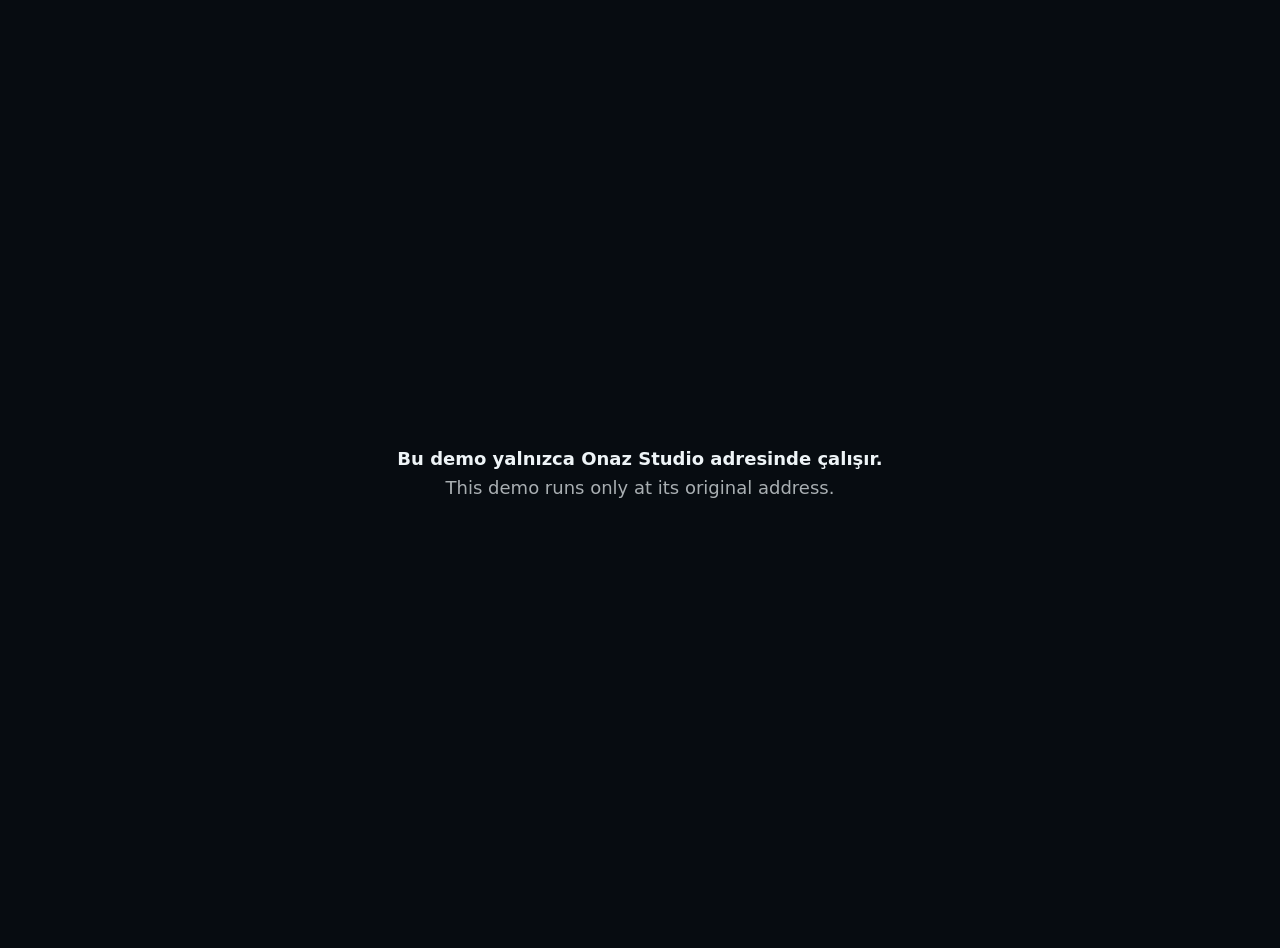
<file: demo/antalya-fix/v4/index.html>
<!doctype html>
<html lang="tr" data-theme="dark">
<head>
<meta charset="utf-8">
<meta name="viewport" content="width=device-width, initial-scale=1, viewport-fit=cover">
<meta name="robots" content="noindex,nofollow">
<meta name="theme-color" content="#070C11">
<title data-i18n="meta_title">Antalya Fix · TerraCity</title>
<meta name="description" data-i18n-attr="content:meta_desc" content="">
<link rel="icon" href="logo.jpg">
<link rel="preload" as="image" href="../media/reel-frame.jpg" fetchpriority="high">
<script>try{if(localStorage.getItem("af_theme")==="light")document.documentElement.dataset.theme="light";}catch(e){}</script>
<link rel="preconnect" href="https://fonts.googleapis.com">
<link rel="preconnect" href="https://fonts.gstatic.com" crossorigin>
<link href="https://fonts.googleapis.com/css2?family=Fira+Sans+Condensed:wght@600;700;800&family=IBM+Plex+Sans:wght@400;500;600;700&display=swap" rel="stylesheet">
<style>:root{--bg:#070C11;--bg2:#0B1219;--sf:#101921;--sf2:#18232D;--ln:rgba(150,185,205,.14);--ln2:rgba(150,185,205,.3);--tx:#EEF4F7;--mu:#9DB0BC;--ac:#2CC6DC;--ac-ink:#031418;--ac-soft:rgba(44,198,220,.14);--tc:#F6C20A;--dock:rgba(9,15,21,.82);--r-btn:14px;--r-chip:12px;--r-m:16px;--r-l:22px;--sh1:0 1px 2px rgba(0,0,0,.3);--sh2:0 2px 6px rgba(0,0,0,.3),0 18px 40px rgba(0,0,0,.45);--f-d:"Fira Sans Condensed","Arial Narrow",system-ui,sans-serif;--f-b:"IBM Plex Sans",system-ui,-apple-system,"Segoe UI",sans-serif}html[data-theme=light]{--bg:#F1F4F6;--bg2:#E5EBEF;--sf:#FFFFFF;--sf2:#EDF2F5;--ln:rgba(12,32,46,.12);--ln2:rgba(12,32,46,.28);--tx:#0A1620;--mu:#465966;--ac:#0B7F97;--ac-ink:#FFFFFF;--ac-soft:rgba(11,127,151,.12);--dock:rgba(255,255,255,.88);--sh1:0 1px 2px rgba(10,30,45,.12);--sh2:0 2px 6px rgba(10,30,45,.1),0 18px 40px rgba(10,30,45,.16)}*,*::before,*::after{box-sizing:border-box}html{-webkit-text-size-adjust:100%;scroll-behavior:smooth;scroll-padding-top:76px;color-scheme:dark}html[data-theme=light]{color-scheme:light}body{margin:0;background:var(--bg);color:var(--tx);font:400 16px/1.55 var(--f-b);-webkit-font-smoothing:antialiased;padding-bottom:calc(72px + env(safe-area-inset-bottom));overflow-x:hidden}img,video,svg{display:block;max-width:100%}body{-webkit-user-select:none;user-select:none;-webkit-touch-callout:none}input,textarea{-webkit-user-select:text;user-select:text}img,video{-webkit-user-drag:none}img,video{height:auto}h1,h2,h3,h4,p,figure,blockquote,ul,ol{margin:0;padding:0}ul,ol{list-style:none}a{color:inherit;text-decoration:none}button,input,textarea{font:inherit;color:inherit}button{cursor:pointer;background:none;border:0;padding:0}[hidden]{display:none!important}::selection{background:var(--ac);color:var(--ac-ink)}:focus-visible{outline:2.5px solid var(--ac);outline-offset:3px;border-radius:6px}.vh{position:absolute;width:1px;height:1px;overflow:hidden;clip-path:inset(50%);white-space:nowrap}.skip{position:absolute;left:12px;top:-60px;z-index:200;background:var(--ac);color:var(--ac-ink);padding:10px 14px;border-radius:10px;font-weight:700}.skip:focus{top:10px}.wrap{width:min(100% - 32px,1160px);margin-inline:auto}.num{font-variant-numeric:tabular-nums}svg{width:1.25em;height:1.25em;flex:none}h1,h2,h3{text-wrap:balance;overflow-wrap:anywhere}p{text-wrap:pretty}.btn{display:inline-flex;align-items:center;justify-content:center;gap:8px;min-height:50px;padding:10px 18px;border-radius:var(--r-btn);font-weight:700;font-size:16px;line-height:1.15;text-align:center;border:1.5px solid transparent;transition:transform .15s,background .2s,border-color .2s,box-shadow .2s;width:100%}.btn:active{transform:scale(.98)}.btn span{min-width:0;overflow-wrap:anywhere}.btn-wa{background:#25D366;color:#04260F}.btn-wa:hover{background:#3BE07A}.btn-tg{background:#2AABEE;color:#031F33}.btn-tg:hover{background:#4DBBF2}.btn-pri{background:var(--ac);color:var(--ac-ink)}.btn-pri:hover{filter:brightness(1.08)}.btn-line{border-color:var(--ln2);color:var(--tx);background:transparent}.btn-line:hover{border-color:var(--tx)}.btn-sm{min-height:46px;font-size:15px;padding:8px 14px}.btn-auto{width:auto}.send{display:grid;grid-template-columns:1fr 1fr;gap:8px}.send.stack{grid-template-columns:1fr}@media (max-width:379px){.send{grid-template-columns:1fr}}.rline{display:flex;flex-wrap:wrap;gap:4px 10px;font-size:13.5px;color:var(--mu);margin:0 0 10px;align-items:center}.rline>span{display:inline-flex;align-items:center;gap:4px}.rline>span[aria-hidden]{display:none}.rline b{color:var(--tx)}.stars{display:inline-flex;gap:1px;color:#F5B50A}.stars svg{width:14px;height:14px}.live{display:inline-flex;align-items:center;gap:8px;font-weight:600;font-size:14px;line-height:1.2}.live .dot{width:9px;height:9px;border-radius:50%;background:#2EE27C;flex:none;box-shadow:0 0 0 0 rgba(46,226,124,.6);animation:pulse 2s infinite}.live[data-open=false] .dot{background:#FF8B6B;animation:none}@keyframes pulse{70%{box-shadow:0 0 0 9px rgba(46,226,124,0)}100%{box-shadow:0 0 0 0 rgba(46,226,124,0)}}.lang{position:relative}.iconbtn{display:inline-grid;place-items:center;min-width:44px;height:44px;border-radius:var(--r-btn);border:1.5px solid var(--ln);color:var(--tx);gap:6px;grid-auto-flow:column;padding:0 10px;font-weight:700;font-size:13.5px}.iconbtn:hover{border-color:var(--ln2)}.langmenu{position:absolute;right:0;top:calc(100% + 8px);min-width:190px;background:var(--sf);border:1px solid var(--ln2);border-radius:14px;padding:6px;box-shadow:var(--sh2);z-index:120}.langmenu button{display:flex;justify-content:space-between;align-items:center;gap:12px;width:100%;min-height:44px;padding:8px 12px;border-radius:9px;font-weight:600;text-align:left}.langmenu button:hover,.langmenu button[aria-checked=true]{background:var(--sf2)}.langmenu .code{font-size:12px;color:var(--mu);font-weight:700}.chips{display:flex;flex-wrap:wrap;gap:8px}.chip{display:inline-flex;align-items:center;gap:6px;min-height:46px;padding:8px 16px;border-radius:var(--r-chip);border:1.5px solid var(--ln2);background:var(--sf);font-weight:600;font-size:15.5px;line-height:1.2;text-align:left;transition:background .15s,border-color .15s}.chip .ck{display:none;width:16px;height:16px}.chip:hover{border-color:var(--ac)}.chip[aria-pressed=true]{background:var(--ac);border-color:var(--ac);color:var(--ac-ink)}.chip[aria-pressed=true] .ck{display:block}.chip.ghost{border-style:dashed;background:transparent}.seg{display:grid;grid-auto-flow:column;grid-auto-columns:1fr;gap:6px}.seg button{min-height:46px;padding:8px 6px;border-radius:var(--r-chip);border:1.5px solid var(--ln2);background:var(--sf);font-weight:600;font-size:14.5px;line-height:1.15;overflow-wrap:anywhere}.seg button[aria-pressed=true]{background:var(--ac);border-color:var(--ac);color:var(--ac-ink)}.field{display:block;margin:0 0 16px}.field>span,.flabel,.sub{display:block;font-size:14px;font-weight:600;color:var(--mu);margin:0 0 8px}.sub{margin-top:18px}.input{width:100%;min-height:50px;padding:12px 14px;border-radius:var(--r-chip);border:1.5px solid var(--ln2);background:var(--bg);font-size:16px}.input::placeholder{color:var(--mu);opacity:.85}.input:focus{outline:none;border-color:var(--ac);box-shadow:0 0 0 3px var(--ac-soft)}textarea.input{resize:vertical;min-height:76px}.check{display:flex;gap:10px;align-items:flex-start;min-height:44px;padding:10px 0;font-size:15px;cursor:pointer}.check input{width:22px;height:22px;accent-color:var(--ac);flex:none;margin:1px 0 0}.small{font-size:13.5px;color:var(--mu)}.jtabs{display:grid;grid-template-columns:1fr 1fr;gap:8px}.jtab{display:flex;align-items:center;gap:10px;min-height:60px;padding:10px 12px;border-radius:var(--r-m);border:1.5px solid var(--ln);background:var(--sf);text-align:left;font-weight:700;font-size:15px;line-height:1.2;transition:border-color .2s,background .2s}.jtab svg{width:22px;height:22px;color:var(--ac)}.jtab[aria-selected=true]{border-color:var(--ac);background:var(--ac-soft)}.panel{margin-top:12px}.card{background:var(--sf);border:1px solid var(--ln);border-radius:var(--r-l);padding:20px 16px}.wiz-h{display:flex;justify-content:space-between;align-items:center;min-height:44px;gap:12px}.back{display:inline-flex;align-items:center;gap:6px;min-height:44px;padding:0 12px 0 6px;font-weight:700;font-size:14.5px;border-radius:10px;color:var(--mu)}.back:hover{color:var(--tx)}.wiz-n{margin-left:auto;font-size:13.5px;font-weight:700;color:var(--mu)}.wiz-bar{height:4px;border-radius:9px;background:var(--sf2);margin:6px 0 18px;overflow:hidden}.wiz-bar i{display:block;height:100%;background:var(--ac);border-radius:9px;transition:width .35s cubic-bezier(.2,.8,.2,1)}.wstep .h3{font:700 21px/1.2 var(--f-d);margin:0 0 14px;outline:none}.wnext{margin-top:16px}.sendbox{margin-top:20px;padding-top:18px;border-top:1px solid var(--ln)}.preview{margin-bottom:12px}.preview-h{display:flex;align-items:center;gap:6px;font-size:13px;font-weight:700;color:var(--mu);margin-bottom:6px}.bubble{background:#DCF8C6;color:#0E1F14;border-radius:14px 14px 4px 14px;padding:10px 12px;font-size:14px;line-height:1.45;white-space:pre-wrap;overflow-wrap:anywhere;max-height:180px;overflow:auto}.bubble .meta{display:flex;justify-content:flex-end;align-items:center;gap:4px;font-size:11px;color:#4C6B55;margin-top:4px}.bubble .meta svg{width:15px;height:15px;color:#34B7F1}.wiz-log{display:grid;gap:6px;margin:0 0 16px}.wiz-log:empty{display:none}.wiz-log .q,.wiz-log .a{max-width:86%;padding:8px 12px;font-size:14.5px;line-height:1.35;border-radius:14px}.wiz-log .q{background:var(--sf2);border-bottom-left-radius:4px;justify-self:start}.wiz-log .a{background:var(--ac);color:var(--ac-ink);font-weight:600;border-bottom-right-radius:4px;justify-self:end}.btabs,.maptabs,.qtabs{display:grid;grid-auto-flow:column;grid-auto-columns:1fr;gap:6px;padding:4px;border-radius:var(--r-m);background:var(--sf2);margin:0 0 14px}.btabs button,.maptabs button,.qtabs button{min-height:44px;border-radius:calc(var(--r-m) - 4px);font-weight:700;font-size:14.5px;line-height:1.15;padding:6px 8px;color:var(--mu);overflow-wrap:anywhere}.btabs [aria-selected=true],.maptabs [aria-selected=true],.qtabs [aria-selected=true]{background:var(--sf);color:var(--tx);box-shadow:var(--sh1)}.btabs.slide{position:relative;isolation:isolate}.btabs.slide::before{content:"";position:absolute;z-index:-1;top:4px;bottom:4px;left:4px;width:calc(50% - 7px);border-radius:calc(var(--r-m) - 4px);background:var(--sf);box-shadow:var(--sh1);transition:translate .42s cubic-bezier(.3,1.25,.45,1)}.btabs.slide:has([data-c=used][aria-selected=true])::before{translate:calc(100% + 6px) 0}.btabs.slide [aria-selected=true]{background:transparent;box-shadow:none}.btabs.slide button{transition:color .25s}.buyc{display:grid;gap:22px}.bgrid{display:grid;grid-template-columns:repeat(2,1fr);gap:8px}.bcard{position:relative;display:grid;justify-items:center;align-content:start;gap:4px;padding:10px 8px 14px;border-radius:var(--r-m);border:1.5px solid var(--ln);background:var(--bg);text-align:center;transition:border-color .25s,background .25s,translate .3s cubic-bezier(.2,.8,.2,1),box-shadow .3s}.bcard:hover{border-color:var(--ln2);translate:0 -2px}.bcard:active{translate:0 0;scale:.985}.bcard[aria-pressed=true]{border-color:var(--ac);background:var(--ac-soft);box-shadow:0 10px 26px rgba(0,0,0,.22)}.bcard b{font-weight:700;font-size:15px;line-height:1.2}.bcard small{font-size:12.5px;color:var(--mu)}.bck{position:absolute;right:8px;top:8px;width:24px;height:24px;border-radius:50%;background:var(--ac);color:var(--ac-ink);display:grid;place-items:center;scale:0;transition:scale .3s cubic-bezier(.3,1.5,.5,1)}.bck svg{width:14px;height:14px}.bcard[aria-pressed=true] .bck{scale:1}.bart{height:112px;width:100%;display:grid;place-items:center;border-radius:calc(var(--r-m) - 4px);background:radial-gradient(60% 70% at 50% 40%,var(--sf2),transparent 75%);margin-bottom:4px}.bart .ph{--w:46px;box-shadow:0 10px 20px rgba(0,0,0,.35);transition:translate .35s cubic-bezier(.2,.8,.2,1),rotate .35s}.bart .duo{--w:88px}.bcard:hover .ph,.bcard[aria-pressed=true] .ph{translate:0 -3px;rotate:-3deg}.bgrid.swap .bcard{animation:bin .5s cubic-bezier(.16,1,.3,1) both;animation-delay:calc(var(--k)*45ms)}@keyframes bin{from{opacity:0;translate:0 14px;filter:blur(4px)}}.bother{display:flex;align-items:center;justify-content:center;gap:8px;width:100%;min-height:48px;margin-top:8px;border-radius:var(--r-m);border:1.5px dashed var(--ln2);font-weight:600;font-size:15px;color:var(--mu);transition:border-color .2s,color .2s,background .2s}.bother:hover{color:var(--tx)}.bother[aria-pressed=true]{border-style:solid;border-color:var(--ac);background:var(--ac-soft);color:var(--tx)}.buy-sum{display:grid;gap:12px;align-content:start;padding:18px 16px;border-radius:var(--r-m);background:linear-gradient(170deg,var(--sf2),var(--bg));border:1px solid var(--ln)}.bsum-art{height:230px;display:flex;align-items:center;justify-content:center}.bsum-art.in{animation:sumin .55s cubic-bezier(.16,1,.3,1)}@keyframes sumin{from{opacity:0;scale:.9;filter:blur(8px)}}.bsum-art .ph{--w:84px}.bsum-art .ph.back{rotate:-9deg;margin-right:-38px;translate:0 4px}.bsum-art .ph:not(.back){rotate:5deg;z-index:1}.bsum-art .duo{--w:176px}.bsum-art .ph.ghost{background:none;box-shadow:none;border:2px dashed var(--ln2);rotate:0deg}.bsum-art .ph.ghost .scr{background:none;border-color:transparent}.bsum-art .ph.ghost .scr::before{background:var(--ln2)}.bsum-art{position:relative}.b3d{position:absolute;inset:0;width:100%;height:100%;display:none;touch-action:pan-y;cursor:grab}.b3d:active{cursor:grabbing}.bsum-art.gl .b3d{display:block}.bsum-art.gl>.ph,.bsum-art.gl>.duo{visibility:hidden}.bsum-name{font:700 26px/1.1 var(--f-d);text-align:center}.bsum-name.empty{font:600 16px/1.3 var(--f-b);color:var(--mu)}.bsum-meta{display:flex;flex-wrap:wrap;gap:6px;justify-content:center;min-height:30px}.bsum-meta span{padding:5px 12px;border-radius:99px;border:1px solid var(--ln2);font-size:13px;font-weight:600}.bsum-real{display:grid;grid-template-columns:56px 1fr;gap:10px;align-items:center;padding-top:12px;border-top:1px solid var(--ln);font-size:13px;color:var(--mu);line-height:1.35}.bsum-real img{width:56px;height:56px;object-fit:cover;border-radius:10px}@media (min-width:560px){.bgrid{grid-template-columns:repeat(3,1fr)}}@media (min-width:1000px){.buyc{grid-template-columns:minmax(0,1.5fr) minmax(0,1fr);gap:28px;align-items:start}.buy-sum{position:sticky;top:92px;padding:24px 22px}.bsum-art{height:300px}.bsum-art .ph{--w:100px}.bsum-art .duo{--w:210px}}.rows{display:grid;gap:10px}.prow{display:grid;gap:10px;padding:14px;border:1px solid var(--ln);border-radius:var(--r-m);background:var(--bg)}.prow .t{display:flex;justify-content:space-between;gap:10px;align-items:baseline}.prow h4{font:700 17px/1.2 var(--f-b);margin:0}.prow .m{font-size:13px;color:var(--mu)}.prow .st{display:flex;gap:6px;flex-wrap:wrap}.prow .st button{min-height:44px;padding:6px 14px;border-radius:var(--r-chip);border:1.5px solid var(--ln2);font-weight:600;font-size:14.5px}.prow .st [aria-pressed=true]{border-color:var(--ac);background:var(--ac-soft)}@media (min-width:700px){.rows{grid-template-columns:1fr 1fr}}.ft{display:grid;grid-template-columns:1fr auto 1fr;gap:10px;align-items:end;margin:14px 0}.ft .arrow{width:22px;height:22px;color:var(--ac);margin-bottom:12px}.toast{position:fixed;left:50%;bottom:calc(86px + env(safe-area-inset-bottom));translate:-50% 0;z-index:150;display:flex;gap:10px;align-items:center;background:var(--tx);color:var(--bg);padding:12px 16px;border-radius:14px;font-weight:600;font-size:14.5px;width:max-content;max-width:calc(100% - 32px);box-shadow:var(--sh2)}.totop{position:fixed;right:14px;bottom:calc(84px + env(safe-area-inset-bottom));z-index:90;width:46px;height:46px;border-radius:50%;background:var(--sf);border:1px solid var(--ln2);display:grid;place-items:center;box-shadow:var(--sh2)}.bar{position:fixed;left:0;right:0;bottom:0;z-index:100;background:var(--dock);border-top:1px solid var(--ln);padding:6px 6px calc(6px + env(safe-area-inset-bottom));-webkit-backdrop-filter:blur(18px) saturate(1.4);backdrop-filter:blur(18px) saturate(1.4)}.bar ul{display:grid;grid-template-columns:repeat(4,1fr);gap:4px}.bar a{display:grid;justify-items:center;align-content:center;gap:3px;min-height:52px;border-radius:12px;font-size:12px;font-weight:700;line-height:1.1;text-align:center;padding:4px 2px}.bar a span{overflow-wrap:anywhere}.bar svg{width:22px;height:22px}.bar .b-wa{color:#25D366}.bar .b-tg{color:#2AABEE}html[data-theme=light] .bar .b-wa{color:#0B7A36}html[data-theme=light] .bar .b-tg{color:#0A6FA8}.bar a:hover{background:var(--sf2)}@media (min-width:900px){body{padding-bottom:104px}.bar{left:50%;right:auto;bottom:16px;translate:-50% 0;width:min(560px,calc(100% - 32px));border:1px solid var(--ln2);border-radius:22px;padding:6px;box-shadow:var(--sh2)}.bar{width:auto;max-width:calc(100% - 32px)}.bar ul{display:flex;gap:2px}.bar a{display:flex;align-items:center;justify-content:center;gap:9px;font-size:14.5px;min-height:48px;padding:0 20px;white-space:nowrap}.totop{bottom:28px;right:24px}.toast{bottom:96px}}.mapph{display:grid;place-items:center;text-align:center;min-height:200px;border-radius:var(--r-m);border:1.5px dashed var(--ln2);padding:20px;gap:10px;color:var(--mu)}.mapph>div{display:grid;justify-items:center;gap:10px}.mapph svg{width:28px;height:28px;color:var(--ac)}.mapbox iframe{width:100%;height:300px;border:0;border-radius:var(--r-m);display:block}.ph{--w:120px;position:relative;width:var(--w);aspect-ratio:9/19.4;border-radius:calc(var(--w)*.165);background:linear-gradient(145deg,#8d8a84,#3b3a38 40%,#6f6c66);padding:calc(var(--w)*.022);box-shadow:0 14px 34px rgba(0,0,0,.45);flex:none}.ph{display:block}.ph .scr{display:block;position:relative;width:100%;height:100%;border-radius:calc(var(--w)*.145);overflow:hidden;background:#050607;border:calc(var(--w)*.022) solid #050607}.ph .scr::before{content:"";position:absolute;top:4.2%;left:50%;translate:-50% 0;width:27%;height:3.6%;border-radius:99px;background:#000;z-index:3}.ph .scr>img,.ph .scr>video{position:absolute;inset:0;width:100%;height:100%;object-fit:cover}.ph.back{padding:0;background:linear-gradient(150deg,#b8b2a8,#8b867d 45%,#a49e94)}.ph.back::before{content:"";position:absolute;left:5%;right:5%;top:2.6%;height:23%;border-radius:calc(var(--w)*.12);background:linear-gradient(160deg,#c7c1b7,#989288);box-shadow:inset 0 1px 0 rgba(255,255,255,.35),0 2px 5px rgba(0,0,0,.25)}.ph.back::after{content:"";position:absolute;left:9%;top:4.6%;width:44%;aspect-ratio:1;background:radial-gradient(circle at 27% 27%,#0d1117 0 15%,#3a3f47 16% 19%,transparent 20%),radial-gradient(circle at 27% 73%,#0d1117 0 15%,#3a3f47 16% 19%,transparent 20%),radial-gradient(circle at 76% 50%,#0d1117 0 15%,#3a3f47 16% 19%,transparent 20%)}.duo{--w:200px;display:flex;width:var(--w);aspect-ratio:1/1.06;perspective:calc(var(--w)*1.7);filter:drop-shadow(0 16px 26px rgba(0,0,0,.45));flex:none}.duo .pane{flex:1;position:relative;background:#050607;border:calc(var(--w)*.014) solid #77736c;overflow:hidden;transform-style:preserve-3d}.duo .pane:first-child{border-radius:calc(var(--w)*.08) 0 0 calc(var(--w)*.08);border-right:0;transform-origin:right center;transform:rotateY(26deg)}.duo .pane:last-child{border-radius:0 calc(var(--w)*.08) calc(var(--w)*.08) 0;border-left:0;transform-origin:left center;transform:rotateY(-26deg)}.duo .pane>i{position:absolute;inset:0;background-image:var(--img);background-size:200% 100%}.duo .pane:last-child>i{background-position:100% 0}.duo .pane:last-child::after{content:"";position:absolute;inset:0;background:linear-gradient(90deg,rgba(0,0,0,.62),transparent 22%)}.duo .pane:first-child::after{content:"";position:absolute;inset:0;background:linear-gradient(270deg,rgba(0,0,0,.62),transparent 22%)}.q-orig .scr>img{filter:none}.q-oled .scr>img{filter:saturate(1.12) hue-rotate(-7deg) brightness(.97)}.q-lcd .scr>img{filter:saturate(.62) contrast(.84) brightness(1.1)}.q-lcd .scr{border-width:calc(var(--w)*.045);background:#1d2126}.q-lcd .scr::after{content:"";position:absolute;inset:0;background:rgba(150,165,185,.16)}.scrub{position:relative;overflow:hidden;background:#000;--x:7%;user-select:none}.scrub img{position:absolute;inset:0;width:100%;height:100%;object-fit:cover}.scrub .l3{clip-path:inset(0 calc(100% - var(--x)) 0 0)}.ba-line{position:absolute;top:0;bottom:0;left:var(--x);width:3px;margin-left:-1.5px;background:#fff;box-shadow:0 0 0 1px rgba(0,0,0,.18),0 0 22px rgba(255,255,255,.55);pointer-events:none}.ba-line i{position:absolute;top:50%;left:50%;translate:-50% -50%;width:46px;height:46px;border-radius:50%;background:#fff;color:#0b1720;display:grid;place-items:center;box-shadow:0 6px 18px rgba(0,0,0,.45)}.ba-line svg{width:22px;height:22px}.ba-l{position:absolute;bottom:12px;padding:6px 11px;border-radius:8px;background:rgba(6,10,14,.74);color:#fff;font-size:13px;font-weight:700;line-height:1.1;-webkit-backdrop-filter:blur(8px);backdrop-filter:blur(8px);pointer-events:none}.ba-l.a{left:12px}.ba-l.b{right:12px}.ba-range{position:absolute;inset:0;width:100%;height:100%;opacity:0;margin:0;cursor:ew-resize;touch-action:pan-y}.ba-range:focus-visible~.ba-line i{outline:3px solid var(--ac);outline-offset:3px}@media (prefers-reduced-motion:reduce){*,*::before,*::after{animation-duration:.01ms!important;animation-iteration-count:1!important;transition-duration:.01ms!important;scroll-behavior:auto!important}}.h2{font:800 clamp(34px,6.2vw,58px)/1 var(--f-d);letter-spacing:-.01em}.h3{font:700 22px/1.15 var(--f-d)}.lead{font-size:clamp(16px,1.5vw,18px);color:var(--mu);max-width:62ch;margin-top:12px}.sec{padding:64px 0}.sec.alt{background:var(--bg2)}.wiz-log{display:none}@media (min-width:900px){.sec{padding:104px 0}}.head{position:sticky;top:0;z-index:110;background:var(--bg);border-bottom:1px solid transparent;transition:border-color .2s}.head.stuck{border-color:var(--ln)}.head-in{display:flex;align-items:center;gap:8px;height:58px;width:min(100% - 32px,1320px);margin-inline:auto}.logo{font:800 25px/1 var(--f-d);letter-spacing:.03em;margin-right:auto;min-height:44px;display:flex;align-items:center;white-space:nowrap}.logo i{color:var(--ac);font-style:italic;padding-right:1px}.menu,.hw{display:none}.hw{min-width:44px;height:44px;border-radius:var(--r-btn);align-items:center;justify-content:center;gap:8px;padding:0 12px;font-weight:700;font-size:14px}.hw.wa{background:#25D366;color:#04260F}.hw.tg{background:#2AABEE;color:#031F33}.hw span{display:none}@media (min-width:1100px){.head-in{height:68px}.logo{margin-right:18px}.menu{display:flex;gap:0;margin-right:auto;min-width:0}.menu a{padding:10px 11px;border-radius:10px;font-weight:600;font-size:14.5px;color:var(--mu);white-space:nowrap;min-height:44px;display:flex;align-items:center}.menu a:hover{color:var(--tx);background:var(--sf)}.hw{display:inline-flex}}@media (min-width:1400px){.hw span{display:inline}.menu a{padding:10px 14px}}.tc{position:relative;height:88px;overflow:hidden;background:var(--bg2);isolation:isolate}.tc img{width:100%;height:100%;object-fit:cover;object-position:left center}.tc::after{content:"";position:absolute;inset:0;background:linear-gradient(90deg,rgba(7,12,17,0) 33%,rgba(7,12,17,.9) 52%);z-index:1}.tc-in{position:absolute;inset:0;z-index:2;display:grid;align-content:center;justify-items:end;gap:5px;padding:0 16px;color:#fff;text-align:right}.tc-in .pin{display:inline-flex;align-items:center;gap:6px;font:700 19px/1.1 var(--f-d);letter-spacing:.01em}.tc-in .pin svg{width:17px;height:17px;color:var(--tc)}.tc-in .live{font-size:13px;max-width:58%;justify-content:flex-end}.tc-in .pin{max-width:60%}@media (min-width:700px){.tc{height:124px}.tc img{width:auto;max-width:none;-webkit-mask-image:linear-gradient(90deg,#000 62%,transparent);mask-image:linear-gradient(90deg,#000 62%,transparent)}.tc::after{background:linear-gradient(90deg,rgba(7,12,17,0) 240px,rgba(7,12,17,.5) 520px,var(--bg2) 800px)}html[data-theme=light] .tc{background:#0B1219}.tc-in{padding:0;width:min(100% - 32px,1160px);margin-inline:auto;left:0;right:0}.tc-in .pin{font-size:28px}.tc-in .pin svg{width:22px;height:22px}.tc-in .live{font-size:15px;max-width:none}.tc-in .pin{max-width:none}}.hero{background:var(--bg);padding-bottom:28px}.stagewrap{position:relative;min-width:0}.stage{position:relative;height:min(50svh,112vw);min-height:330px;overflow:hidden;background:#000;color:#fff;isolation:isolate}.stage video{position:absolute;inset:0;width:100%;height:100%;object-fit:cover}.stage::after{content:"";position:absolute;inset:0;background:linear-gradient(180deg,rgba(4,8,12,.55) 0,rgba(4,8,12,0) 26%,rgba(4,8,12,0) 46%,rgba(4,8,12,.9) 100%);z-index:1;pointer-events:none}.cap{position:absolute;left:16px;top:14px;z-index:2;display:grid;gap:2px}.cap small{display:inline-flex;align-items:center;gap:7px;font-size:12.5px;font-weight:600;opacity:.92}.cap small::before{content:"";width:8px;height:8px;border-radius:50%;background:var(--ac);box-shadow:0 0 0 4px rgba(44,198,220,.25)}.cap strong{font:800 28px/1.05 var(--f-d);letter-spacing:.005em;text-shadow:0 2px 14px rgba(0,0,0,.5)}.cap strong.in{animation:capin .5s cubic-bezier(.16,1,.3,1)}@keyframes capin{from{clip-path:inset(0 100% 0 0);translate:-8px 0}to{clip-path:inset(0);translate:0 0}}.hero h1{position:absolute;left:16px;right:16px;bottom:16px;z-index:2;font:800 clamp(30px,8.4vw,36px)/1.02 var(--f-d);letter-spacing:-.005em;max-width:18ch;text-shadow:0 2px 18px rgba(0,0,0,.55)}.ticker{display:grid;gap:8px;padding:12px 16px 0}.tk{display:grid;gap:5px;padding:10px 12px;border-radius:14px;background:var(--sf);border:1px solid var(--ln);min-height:84px;align-content:start}.tk-h{display:flex;align-items:center;gap:7px;font-size:13.5px;line-height:1;flex-wrap:nowrap;min-width:0}.tk-h .mk svg{width:18px;height:18px}.tk-h .nm{font-weight:700}.tk-h b{font:800 21px/1 var(--f-d)}.tk-h .cnt{color:var(--mu);margin-left:auto;white-space:nowrap}.tk-q{display:-webkit-box;-webkit-box-orient:vertical;-webkit-line-clamp:2;overflow:hidden;font-size:13.5px;line-height:1.35;min-height:2.7em;transition:opacity .28s,translate .28s}.tk-q.out{opacity:0;translate:0 5px}.tk-q q{quotes:none}.tk-q q.plain{color:var(--mu)}.tk-q i{font-style:normal;color:var(--mu)}.tk-q i::before{content:"  ";white-space:pre}.do{padding:28px 16px 0}.do h2{font:800 30px/1 var(--f-d);margin-bottom:10px}.do li+li{border-top:1px solid var(--ln)}.do li a{display:grid;grid-template-columns:44px 1fr 18px;gap:12px;align-items:center;min-height:64px;padding:9px 0}.do .ic{width:44px;height:44px;border-radius:12px;background:var(--ac-soft);color:var(--ac);display:grid;place-items:center}.do .ic svg{width:22px;height:22px}.do b{display:block;font-weight:700;font-size:16px;line-height:1.2}.do small{display:block;font-size:13.5px;color:var(--mu);line-height:1.3;margin-top:2px}.do li a>svg{width:18px;height:18px;color:var(--mu);transition:translate .2s}.do li a:hover>svg{translate:3px 0;color:var(--ac)}.do-cta{display:grid;grid-template-columns:1fr 1fr;gap:8px;margin-top:16px}@media (min-width:1100px){.hero{padding:20px 0 56px}.hero-grid{display:grid;grid-template-columns:minmax(0,1fr) 420px;gap:20px;width:min(100% - 32px,1160px);margin-inline:auto;align-items:stretch}.stagewrap{display:grid}.stage{height:auto;min-height:clamp(420px,calc(100svh - 320px),600px);border-radius:var(--r-l)}.stage::after{background:linear-gradient(90deg,rgba(4,8,12,.8) 0,rgba(4,8,12,.2) 55%,rgba(4,8,12,0) 72%),linear-gradient(180deg,rgba(4,8,12,.35) 0,rgba(4,8,12,0) 30%,rgba(4,8,12,0) 58%,rgba(4,8,12,.7) 100%)}.cap{left:auto;right:24px;top:24px;justify-items:end;text-align:right;max-width:38%}.cap strong{font-size:30px}.hero h1{left:28px;top:26px;bottom:auto;right:auto;font-size:clamp(34px,3.3vw,48px);max-width:min(17ch,58%)}.ticker{position:absolute;left:24px;right:24px;bottom:22px;z-index:2;padding:0;grid-template-columns:1fr 1fr;max-width:700px}.tk{background:rgba(8,14,20,.66);border-color:rgba(255,255,255,.16);color:#fff;-webkit-backdrop-filter:blur(14px);backdrop-filter:blur(14px)}.tk .cnt,.tk-q i,.tk-q q.plain{color:rgba(255,255,255,.72)}.do{padding:20px 22px;background:var(--sf);border:1px solid var(--ln);border-radius:var(--r-l);display:flex;flex-direction:column}.do h2{font-size:28px;margin-bottom:4px}.do ul{flex:1;display:flex;flex-direction:column;justify-content:space-between}.do li a{min-height:54px;padding:6px 0;grid-template-columns:40px 1fr 18px}.do .ic{width:40px;height:40px}.do small{font-size:13px}.do-cta{margin-top:12px}}@media (min-width:600px) and (max-width:1099px){.stage{height:min(56svh,70vw)}.ticker{grid-template-columns:1fr 1fr}.do ul{display:grid;grid-template-columns:1fr 1fr;column-gap:24px}.do li:nth-child(2){border-top:0}.do-cta{max-width:520px}}@media (min-width:1100px) and (max-width:1199px){.hero-grid{grid-template-columns:minmax(0,1fr) 360px}.ticker{grid-template-columns:1fr;max-width:330px}.hero h1{max-width:min(17ch,62%)}}.fx-head{display:grid;gap:8px}.film{margin-top:28px;display:grid;gap:0;background:var(--sf);border:1px solid var(--ln);border-radius:var(--r-l);overflow:hidden}.scrub{aspect-ratio:4/5;max-height:74svh;width:100%}.scrub .tag{position:absolute;left:12px;top:12px;z-index:2;pointer-events:none}.film-b{padding:18px 16px 20px;display:grid;gap:12px;align-content:center}.film-b .dev{font-size:14px;color:var(--mu);font-weight:600}#scrubCap{font:800 clamp(30px,5vw,44px)/1.02 var(--f-d);min-height:2.04em}.stops{display:grid;grid-template-columns:repeat(3,1fr);gap:6px;counter-reset:s}.stops li{counter-increment:s;display:grid;gap:4px;padding:10px 6px;position:relative;overflow:hidden;overflow-wrap:anywhere;hyphens:auto;border-radius:12px;border:1.5px solid var(--ln);font-size:12.5px;line-height:1.25;font-weight:600;color:var(--mu);cursor:pointer;min-height:44px;transition:border-color .2s,color .2s,background .2s}.stops li::before{content:counter(s);font:800 18px/1 var(--f-d);color:var(--mu)}.stops li.on{border-color:var(--ac);color:var(--tx);background:var(--ac-soft)}.stops li.on::before{color:var(--ac)}.stops.two{grid-template-columns:1fr 1fr}.range{-webkit-appearance:none;appearance:none;width:100%;height:44px;background:transparent;margin:0;cursor:ew-resize}.range::-webkit-slider-runnable-track{height:6px;border-radius:9px;background:linear-gradient(90deg,var(--ac),var(--ac)) 0/var(--v,0%) 100% no-repeat,var(--sf2)}.range::-moz-range-track{height:6px;border-radius:9px;background:var(--sf2)}.range::-moz-range-progress{height:6px;border-radius:9px;background:var(--ac)}.range::-webkit-slider-thumb{-webkit-appearance:none;width:30px;height:30px;border-radius:50%;background:var(--tx);border:4px solid var(--ac);margin-top:-12px;box-shadow:0 4px 12px rgba(0,0,0,.4)}.range::-moz-range-thumb{width:22px;height:22px;border-radius:50%;background:var(--tx);border:4px solid var(--ac)}.hint{display:flex;align-items:center;gap:8px;font-size:13.5px;color:var(--mu)}.tag{display:inline-flex;align-items:center;gap:6px;padding:5px 9px;border-radius:8px;background:rgba(6,10,14,.72);color:#fff;font-size:11.5px;font-weight:600;line-height:1.1;-webkit-backdrop-filter:blur(8px);backdrop-filter:blur(8px)}.tag.real::before{content:"";width:6px;height:6px;border-radius:50%;background:var(--ac)}@media (min-width:900px){.film{grid-template-columns:minmax(0,1fr) minmax(0,1fr);margin-top:44px}.scrub{aspect-ratio:auto;height:560px;max-height:none}.film-b{padding:40px 44px;gap:18px}}.svcs{display:grid;grid-auto-flow:column;grid-auto-columns:min(74%,290px);gap:12px;overflow-x:auto;scroll-snap-type:x mandatory;padding:4px 16px 14px;margin:28px -16px 0;scrollbar-width:none}.svcs::-webkit-scrollbar{display:none}.svc{scroll-snap-align:start;display:grid;grid-template-rows:auto 1fr;background:var(--sf);border:1px solid var(--ln);border-radius:var(--r-m);overflow:hidden}.svc-m{position:relative;aspect-ratio:4/3.4;background:#05090d}.svc-m img,.svc-m video{position:absolute;inset:0;width:100%;height:100%;object-fit:cover}.svc-m .tag{position:absolute;left:10px;bottom:10px}.svc-b{display:grid;grid-template-rows:auto 1fr auto;gap:8px;padding:14px 14px 16px}.svc-b h3{display:flex;align-items:flex-start;gap:8px;font:700 21px/1.12 var(--f-d)}.svc-b h3 svg{width:20px;height:20px;color:var(--ac);margin-top:2px}.svc-b p{font-size:14.5px;color:var(--mu);line-height:1.45}.svc-b .btn{justify-content:space-between;margin-top:6px}.svc-b .btn svg{width:18px;height:18px}@media (min-width:700px){.svcs{grid-auto-flow:row;grid-template-columns:repeat(2,1fr);overflow:visible;margin:36px 0 0;padding:0}}@media (min-width:1024px){.svcs{grid-template-columns:repeat(4,1fr);gap:16px}}.brands{display:flex;flex-wrap:wrap;align-items:center;gap:8px 10px;margin-top:28px;font-size:14px;color:var(--mu)}.brands b{font:700 20px/1 var(--f-d);color:var(--tx);padding:9px 14px;border:1px solid var(--ln2);border-radius:99px}.bring{margin-top:36px;display:grid;gap:14px;padding:22px 16px;border-radius:var(--r-l);background:var(--ac);color:var(--ac-ink)}.bring h3{font:800 clamp(28px,4.4vw,40px)/1.02 var(--f-d)}.bring .btns{display:grid;grid-template-columns:1fr 1fr;gap:8px}.bring .btn-pri{background:var(--ac-ink);color:var(--ac)}html[data-theme=light] .bring .btn-pri{color:#0B7F97}.bring .btn-line{border-color:currentColor;color:inherit}@media (min-width:900px){.bring{grid-template-columns:1fr auto;align-items:center;padding:28px 36px}.bring .btns{grid-template-columns:auto auto}.bring .btn{width:auto;padding-inline:26px}}.go-grid{display:grid;gap:14px;margin-top:22px}@media (min-width:900px){.go-grid{grid-template-columns:280px minmax(0,1fr);gap:20px;margin-top:36px;align-items:start}.go-grid .jtabs{grid-template-columns:1fr;position:sticky;top:92px}.go-grid .jtab{min-height:68px;padding:12px 16px;font-size:16px}.go-grid .panel{margin-top:0}.go-grid .card{padding:28px}}.data{display:grid;gap:24px}.data-art{position:relative;display:flex;align-items:center;justify-content:center;gap:14px;padding:28px 12px;border-radius:var(--r-l);background:radial-gradient(120% 90% at 50% 0,var(--sf2),var(--sf));border:1px solid var(--ln);overflow:hidden;min-height:260px}.data-art .ph{--w:96px}.data-art .ph.dead .scr{background:#0a0c0f}.data-art .ph.dead .scr::after{content:"";position:absolute;inset:0;background:linear-gradient(118deg,transparent 47%,rgba(255,255,255,.34) 47.6%,transparent 48.4%),linear-gradient(64deg,transparent 30%,rgba(255,255,255,.22) 30.6%,transparent 31.3%),linear-gradient(160deg,transparent 62%,rgba(255,255,255,.2) 62.5%,transparent 63.2%)}.data-art .duo{--w:150px}.flow{display:grid;gap:8px;justify-items:center;flex:none}.flow i{width:34px;height:34px;border-radius:9px;background-size:cover;background-position:center;box-shadow:0 4px 12px rgba(0,0,0,.4);animation:fly 3.2s cubic-bezier(.5,0,.3,1) infinite}.flow i:nth-child(2){animation-delay:.5s}.flow i:nth-child(3){animation-delay:1s}@keyframes fly{0%{translate:-22px 0;opacity:0;scale:.7}25%,70%{opacity:1;scale:1}100%{translate:22px 0;opacity:0;scale:.7}}.data-b{display:grid;gap:22px}.data-b .blk{display:grid;gap:10px}.data-b .blk+.blk{padding-top:22px;border-top:1px solid var(--ln)}.data-b p{color:var(--mu)}@media (min-width:900px){.data{grid-template-columns:minmax(0,1fr) minmax(0,1fr);gap:48px;align-items:center}.data-art{min-height:420px;gap:26px}.data-art .ph{--w:136px}.data-art .duo{--w:220px}.flow i{width:46px;height:46px}}.jr{display:grid;gap:12px;margin-top:28px;counter-reset:jr}.jr-c{counter-increment:jr;position:relative;border-radius:var(--r-l);overflow:hidden;background:#05090d;color:#fff;min-height:360px;display:grid;align-items:end;isolation:isolate}.jr-c>img,.jr-half video{position:absolute;inset:0;width:100%;height:100%;object-fit:cover;z-index:-2}.jr-c::after{content:"";position:absolute;inset:0;background:linear-gradient(180deg,rgba(4,8,12,.1) 30%,rgba(4,8,12,.9));z-index:-1}.jr-t{padding:18px 18px 20px;display:grid;gap:6px}.jr-t h3{font:800 28px/1.04 var(--f-d);display:flex;gap:10px;align-items:baseline}.jr-t h3::before{content:counter(jr);flex:none;width:34px;height:34px;border-radius:50%;background:var(--ac);color:var(--ac-ink);display:grid;place-items:center;font-size:20px;translate:0 -2px}.jr-t p{font-size:15px;line-height:1.45;color:rgba(255,255,255,.86);max-width:36ch}.jr-mid{grid-template-columns:1fr 1fr;grid-template-rows:1fr auto;gap:0 3px;min-height:440px;align-items:stretch}.jr-mid::after{display:none}.jr-half{position:relative;overflow:hidden;display:grid;align-items:start;isolation:isolate}.jr-half::after{content:"";position:absolute;inset:0;background:linear-gradient(180deg,rgba(4,8,12,.72),rgba(4,8,12,0) 46%,rgba(4,8,12,.55));z-index:-1}.jr-half p{padding:16px 14px;display:grid;gap:4px;font-size:13.5px;line-height:1.35;color:rgba(255,255,255,.9)}.jr-half b{font:800 30px/1 var(--f-d);color:#fff}.jr-mid .jr-t{grid-column:1/-1;background:#05090d;padding-top:16px}.jr-msg{position:absolute;right:14px;top:16px;max-width:74%;background:#DCF8C6;color:#0E1F14;border-radius:14px 14px 4px 14px;padding:10px 12px 8px;font-size:14.5px;font-weight:600;line-height:1.35;box-shadow:0 10px 26px rgba(0,0,0,.4);display:grid;gap:2px}.jr-msg i{justify-self:end;color:#34B7F1;line-height:0}.jr-msg svg{width:16px;height:16px}.chan{display:flex;gap:8px;margin-top:6px}.chan span{width:34px;height:34px;border-radius:10px;display:grid;place-items:center;color:#fff}.chan svg{width:19px;height:19px}@media (min-width:900px){.jr{grid-template-columns:1fr 1.5fr 1fr;gap:16px;margin-top:44px}.jr-c,.jr-mid{min-height:540px}.jr-t{padding:24px}.jr-t h3{font-size:34px}.jr-half b{font-size:40px}.jr-half p{padding:22px 20px;font-size:15px}}.revrows{display:grid;gap:14px;margin-top:28px}.rvrow{display:grid;gap:10px}.rvsrc{display:flex;align-items:center;gap:8px;flex-wrap:wrap;padding:12px 14px;border-radius:var(--r-m);background:var(--sf);border:1px solid var(--ln);font-size:14px}.rvsrc .mk svg{width:26px;height:26px}.rvsrc .nm{font-weight:700;font-size:16px}.rvsrc b.num{font:800 30px/1 var(--f-d)}.rvsrc .cnt{color:var(--mu)}.rvsrc .more{margin-left:auto;display:inline-flex;align-items:center;gap:4px;font-weight:700;color:var(--ac);min-height:44px}.rvsrc .more svg{width:16px;height:16px}.rvtrack{overflow:hidden;padding:2px 16px 6px;margin:0 -16px}.rvline{display:flex;gap:12px;width:max-content}.rvline.run{animation:mq 60s linear infinite}.rvtrack:has(:focus-visible) .run{animation-play-state:paused}@media (prefers-reduced-motion:reduce){.rvtrack{overflow-x:auto}}.rv{flex:none;width:min(82vw,340px);display:grid;gap:10px;align-content:start;padding:16px;border-radius:var(--r-m);background:var(--sf);border:1px solid var(--ln)}.rv-top{display:flex;justify-content:space-between;align-items:center;gap:8px}.rv .dev{font-size:12.5px;color:var(--mu);font-weight:600}.rv blockquote{font-size:16px;line-height:1.45;font-weight:500}.rv .tr{font-size:13.5px;line-height:1.45;color:var(--mu)}.rv .who{display:flex;align-items:center;gap:8px;font-size:14px}.rv .av{width:30px;height:30px;border-radius:50%;background:var(--ac-soft);color:var(--ac);display:grid;place-items:center;font-weight:700;font-size:13px}.rv.score{align-content:center;justify-items:start;width:200px}.rv.score b{font:800 64px/.9 var(--f-d)}.rv.score p{font-size:14px;color:var(--mu)}.rv.score .stars svg{width:18px;height:18px}@media (min-width:900px){.revrows{gap:16px;margin-top:44px}.rvrow{grid-template-columns:230px minmax(0,1fr);gap:16px;align-items:stretch}.rvsrc{flex-direction:column;align-items:flex-start;justify-content:center;gap:6px;padding:22px}.rvsrc b.num{font-size:56px}.rvsrc .more{margin-left:0;margin-top:6px}.rvtrack{margin:0;padding:0;-webkit-mask-image:linear-gradient(90deg,#000 88%,transparent);mask-image:linear-gradient(90deg,#000 88%,transparent)}}.qual{background:#060A0E;color:#EEF4F7;--tx:#EEF4F7;--mu:#9DB0BC;--sf:#101921;--sf2:#18232D;--ln:rgba(150,185,205,.14);--ac:#2CC6DC;--ac-ink:#031418}.q-grid{display:grid;gap:24px;margin-top:24px}.qphones{display:flex;justify-content:center;align-items:flex-end;gap:clamp(10px,3.4vw,34px);padding:18px 0 4px;min-height:270px}.qphones button{display:grid;justify-items:center;gap:12px;font-weight:700;font-size:13.5px;color:var(--mu);transition:color .25s}.qphones .ph{--w:clamp(84px,24vw,104px);transition:transform .45s cubic-bezier(.16,1,.3,1),box-shadow .3s;transform-origin:bottom center}.qphones button.on{color:var(--tx)}.qphones button.on .ph{transform:scale(1.16);box-shadow:0 0 0 2px var(--ac),0 22px 44px rgba(0,0,0,.6)}.q-b{display:grid;gap:14px;align-content:center}#qDesc{font-size:18px;line-height:1.45;min-height:4.4em}.q-b .small{color:var(--mu)}@media (min-width:900px){.q-grid{grid-template-columns:minmax(0,1.1fr) minmax(0,1fr);gap:56px;margin-top:44px;align-items:center}.qphones{min-height:440px}.qphones .ph{--w:150px}.qphones button{font-size:15px}#qDesc{font-size:22px}}.more3{display:grid;gap:12px;margin-top:28px}.mcard{display:grid;grid-template-rows:auto 1fr;background:var(--sf);border:1px solid var(--ln);border-radius:var(--r-m);overflow:hidden}.mcard .svc-m{aspect-ratio:16/9}.mcard-b{padding:16px;display:grid;gap:8px;grid-template-rows:auto 1fr auto}.mcard-b h3{font:800 25px/1.05 var(--f-d)}.mcard-b p{font-size:14.5px;color:var(--mu)}.mcard-b .two{display:grid;grid-template-columns:1fr 1fr;gap:8px;margin-top:6px}.mcard-b [data-send]{margin-top:6px}@media (min-width:900px){.more3{grid-template-columns:repeat(3,1fr);gap:16px;margin-top:44px}}.igmq{overflow-x:auto;scrollbar-width:none;margin-top:24px;padding:0 16px}.igmq::-webkit-scrollbar{display:none}.igtrack{display:flex;gap:12px;width:max-content}.igtrack.run{animation:mq 46s linear infinite}.igmq:has(.run){overflow:hidden;padding:0}.igmq:has(:focus-visible) .run{animation-play-state:paused}@keyframes mq{to{transform:translateX(calc(-50% - 6px))}}.igtrack a{display:grid;gap:8px;width:min(46vw,230px);font-size:13.5px;font-weight:600;line-height:1.3;align-content:start}.igtrack .sq{position:relative;display:block;aspect-ratio:4/5;border-radius:var(--r-m);overflow:hidden;background:#05090d}.igtrack img{width:100%;height:100%;object-fit:cover;transition:scale .6s cubic-bezier(.16,1,.3,1)}.igtrack a:hover img{scale:1.05}.igtrack .play{position:absolute;right:10px;top:10px;width:30px;height:30px;border-radius:50%;background:rgba(0,0,0,.55);color:#fff;display:grid;place-items:center}.igtrack .play svg{width:14px;height:14px}.igfoot{display:grid;gap:12px;margin-top:22px}.ighead{display:flex;align-items:center;gap:10px;font-weight:700}.ighead img{border-radius:50%;width:40px;height:40px}.igfoot .send{max-width:440px}@media (min-width:900px){.igmq{margin-top:44px}.igfoot{grid-template-columns:1fr auto;align-items:center}.igfoot .send{width:440px}}.find{display:grid}.find-v{position:relative;min-height:420px;background:#05090d;overflow:hidden}.find-v>img{position:absolute;inset:0;width:100%;height:100%;object-fit:cover;object-position:50% 78%}.find-v::after{content:"";position:absolute;inset:0;background:linear-gradient(180deg,rgba(4,8,12,0) 45%,rgba(4,8,12,.88))}.find-v figcaption{position:absolute;left:16px;right:16px;bottom:16px;z-index:2;color:#fff;display:flex;gap:12px;align-items:flex-end;justify-content:space-between}.find-v figcaption b{font:800 28px/1.02 var(--f-d);max-width:12ch}.find-v .mini{width:128px;flex:none;border-radius:12px;overflow:hidden;border:2px solid rgba(255,255,255,.85);box-shadow:var(--sh2)}.find-v .mini img{aspect-ratio:3/2;object-fit:cover;width:100%}.find-b{padding:36px 16px 48px;display:grid;gap:22px;align-content:start}.routeol{display:grid;gap:0;counter-reset:r}.routeol li{counter-increment:r;display:grid;grid-template-columns:40px 1fr;gap:14px;padding-bottom:18px;position:relative}.routeol li::before{content:counter(r);width:40px;height:40px;border-radius:50%;background:var(--sf2);border:1.5px solid var(--ln2);display:grid;place-items:center;font:800 20px/1 var(--f-d);z-index:1}.routeol li:last-child::before{background:var(--tc);border-color:var(--tc);color:#1A1400}.routeol li:not(:last-child)::after{content:"";position:absolute;left:19px;top:40px;bottom:0;width:2px;background:var(--ln2)}.routeol b{display:block;font-weight:700;font-size:17px;line-height:1.25;padding-top:8px}.routeol span{display:block;font-size:14px;color:var(--mu);margin-top:2px}.routes{display:grid;grid-template-columns:1fr 1fr;gap:8px}@media (max-width:379px){.routes,.bring .btns,.do-cta,.mcard-b .two{grid-template-columns:1fr}}.infochips{display:grid;gap:8px}.infochips>*{display:grid;grid-template-columns:22px 1fr;gap:10px;align-items:start;padding:12px 14px;border-radius:var(--r-m);background:var(--sf);border:1px solid var(--ln);font-size:14.5px;line-height:1.4}.infochips svg{width:20px;height:20px;color:var(--ac);margin-top:1px}.infochips small{display:block;color:var(--mu);font-size:12.5px;font-weight:600}@media (min-width:900px){.find{grid-template-columns:minmax(0,1fr) minmax(0,1fr)}.find-v{min-height:100%}.find-v figcaption{left:36px;right:36px;bottom:36px}.find-v figcaption b{font-size:44px}.find-v .mini{width:220px}.find-b{padding:88px clamp(24px,5vw,72px);max-width:680px}}.mapbox{position:relative;border-radius:var(--r-m);overflow:hidden;background:var(--sf2);min-height:320px}.mapbox iframe{height:320px;border-radius:0}@media (min-width:900px){.mapbox,.mapbox iframe{min-height:380px;height:380px}}.foot{background:var(--bg2);border-top:1px solid var(--ln);padding:48px 0 28px;font-size:14.5px;color:var(--mu)}.foot-top{display:grid;grid-template-columns:1fr 1fr;gap:28px 16px}.foot-top>:first-child,.foot-top>:last-child{grid-column:1/-1}.foot-brand{display:grid;gap:12px;justify-items:start;align-content:start}.foot-brand .logo{color:var(--tx);margin:0;font-size:30px}.foot-brand p{max-width:34ch;line-height:1.5}.foot-brand .live{color:var(--tx)}.foot-col{display:grid;gap:2px;align-content:start;justify-items:start}.foot-col h3{font:700 13.5px/1.2 var(--f-b);color:var(--tx);margin-bottom:8px}.foot-col a{display:inline-flex;align-items:center;gap:9px;min-height:44px;color:var(--tx);font-weight:600}.foot-col a:hover{color:var(--ac)}.foot-col a svg{width:19px;height:19px;color:var(--ac)}.foot-col p{line-height:1.5;margin-bottom:8px}.foot-bot{margin-top:36px;padding-top:20px;border-top:1px solid var(--ln);display:grid;gap:6px;font-size:13px;line-height:1.5}.foot-bot a{text-decoration:underline;text-underline-offset:3px}@media (min-width:1000px){.foot{padding:72px 0 36px}.foot-top{grid-template-columns:1.5fr 1fr 1fr 1.2fr;gap:40px}.foot-top>:first-child,.foot-top>:last-child{grid-column:auto}.foot-bot{grid-template-columns:1fr auto;gap:24px}}</style></head><body><a class="skip" href="#main" data-i18n="skip"></a><svg width="0" height="0" style="position:absolute" aria-hidden="true"><defs><symbol id="i-wa" viewBox="0 0 24 24"><path fill="currentColor" d="M17.47 14.38c-.3-.15-1.76-.87-2.03-.97-.27-.1-.47-.15-.67.15-.2.3-.77.97-.94 1.16-.17.2-.35.22-.64.07-.3-.15-1.26-.46-2.39-1.47-.88-.79-1.48-1.76-1.65-2.06-.17-.3-.02-.46.13-.6.13-.14.3-.35.45-.52.15-.18.2-.3.3-.5.1-.2.05-.37-.03-.52-.07-.15-.67-1.61-.92-2.2-.24-.58-.49-.5-.67-.51h-.57c-.2 0-.52.07-.79.37-.27.3-1.04 1.02-1.04 2.48s1.06 2.88 1.21 3.07c.15.2 2.1 3.2 5.08 4.49.71.31 1.26.49 1.7.63.71.22 1.36.19 1.87.12.57-.09 1.76-.72 2-1.41.25-.7.25-1.29.17-1.41-.07-.13-.27-.2-.57-.35m-5.42 7.4h-.01a9.87 9.87 0 0 1-5.03-1.38l-.36-.21-3.74.98 1-3.65-.24-.37a9.86 9.86 0 0 1-1.51-5.26c0-5.45 4.44-9.880 9.89-9.88 2.64 0 5.12 1.03 6.99 2.9a9.82 9.82 0 0 1 2.89 6.99c0 5.45-4.44 9.88-9.88 9.88m8.41-18.3A11.82 11.82 0 0 0 12.05 0C5.5 0 .16 5.34.16 11.89c0 2.1.55 4.14 1.590 5.95L.06 24l6.3-1.65a11.88 11.88 0 0 0 5.68 1.45h.01c6.55 0 11.89-5.34 11.89-11.89 0-3.18-1.24-6.17-3.48-8.41"/></symbol><symbol id="i-tg" viewBox="0 0 24 24"><path fill="currentColor" d="M21.94 4.3 18.7 19.6c-.24 1.07-.88 1.34-1.78.83l-4.93-3.63-2.38 2.29c-.26.26-.48.48-.99.48l.35-5.02 9.14-8.26c.4-.35-.09-.55-.62-.2L6.2 13.2 1.33 11.68c-1.06-.33-1.08-1.06.22-1.57L20.6 2.77c.88-.33 1.65.2 1.34 1.53Z"/></symbol><symbol id="i-phone" viewBox="0 0 24 24" fill="none" stroke="currentColor" stroke-width="2" stroke-linecap="round" stroke-linejoin="round"><path d="M22 16.92v3a2 2 0 0 1-2.18 2 19.790 19.79 0 0 1-8.63-3.07 19.5 19.5 0 0 1-6-6 19.79 19.79 0 0 1-3.07-8.67A2 2 0 0 1 4.11 2h3a2 2 0 0 1 2 1.72c.13.96.36 1.9.7 2.81a2 2 0 0 1-.45 2.11L8.09 9.91a16 16 0 0 0 6 6l1.27-1.27a2 2 0 0 1 2.11-.45c.91.34 1.85.57 2.81.7A2 2 0 0 1 22 16.92z"/></symbol><symbol id="i-globe" viewBox="0 0 24 24" fill="none" stroke="currentColor" stroke-width="2" stroke-linecap="round" stroke-linejoin="round"><circle cx="12" cy="12" r="10"/><path d="M2 12h20M12 2a15.3 15.3 0 0 1 4 10 15.3 15.3 0 0 1-4 10 15.3 15.3 0 0 1-4-10 15.3 15.3 0 0 1 4-10z"/></symbol><symbol id="i-sun" viewBox="0 0 24 24" fill="none" stroke="currentColor" stroke-width="2.2" stroke-linecap="round" stroke-linejoin="round"><circle cx="12" cy="12" r="4"/><path d="M12 2v2M12 20v2M4.93 4.93l1.41 1.41M17.66 17.66l1.41 1.41M2 12h2M20 12h2M6.34 17.66l-1.41 1.41M19.07 4.93l-1.41 1.41"/></symbol><symbol id="i-moon" viewBox="0 0 24 24" fill="none" stroke="currentColor" stroke-width="2.2" stroke-linecap="round" stroke-linejoin="round"><path d="M12 3a6 6 0 0 0 9 9 9 9 0 1 1-9-9Z"/></symbol><symbol id="i-ig" viewBox="0 0 24 24" fill="none" stroke="currentColor" stroke-width="2" stroke-linecap="round" stroke-linejoin="round"><rect x="2" y="2" width="20" height="20" rx="5.5"/><circle cx="12" cy="12" r="4.2"/><circle cx="17.6" cy="6.4" r=".6" fill="currentColor"/></symbol><symbol id="i-pin" viewBox="0 0 24 24" fill="none" stroke="currentColor" stroke-width="2.2" stroke-linecap="round" stroke-linejoin="round"><path d="M20 10c0 6-8 12-8 12s-8-6-8-12a8 8 0 0 1 16 0Z"/><circle cx="12" cy="10" r="3"/></symbol><symbol id="i-route" viewBox="0 0 24 24" fill="none" stroke="currentColor" stroke-width="2.2" stroke-linecap="round" stroke-linejoin="round"><circle cx="6" cy="19" r="3"/><path d="M9 19h8.5a3.5 3.5 0 0 0 0-7h-11a3.5 3.5 0 0 1 0-7H15"/><circle cx="18" cy="5" r="3"/></symbol><symbol id="i-wrench" viewBox="0 0 24 24" fill="none" stroke="currentColor" stroke-width="2.2" stroke-linecap="round" stroke-linejoin="round"><path d="M14.7 6.3a1 1 0 0 0 0 1.4l1.6 1.6a1 1 0 0 0 1.4 0l3.77-3.77a6 6 0 0 1-7.94 7.94l-6.91 6.91a2.12 2.12 0 0 1-3-3l6.91-6.91a6 6 0 0 1 7.94-7.94l-3.76 3.76z"/></symbol><symbol id="i-tag" viewBox="0 0 24 24" fill="none" stroke="currentColor" stroke-width="2.2" stroke-linecap="round" stroke-linejoin="round"><path d="M12.59 2.59A2 2 0 0 0 11.17 2H4a2 2 0 0 0-2 2v7.17a2 2 0 0 0 .59 1.42l8.7 8.7a2.43 2.43 0 0 0 3.42 0l6.58-6.58a2.43 2.43 0 0 0 0-3.42z"/><circle cx="7.5" cy="7.5" r="1.2" fill="currentColor"/></symbol><symbol id="i-bag" viewBox="0 0 24 24" fill="none" stroke="currentColor" stroke-width="2.2" stroke-linecap="round" stroke-linejoin="round"><path d="M6 2 3 6v14a2 2 0 0 0 2 2h14a2 2 0 0 0 2-2V6l-3-4Z"/><path d="M3 6h18M16 10a4 4 0 0 1-8 0"/></symbol><symbol id="i-mobile" viewBox="0 0 24 24" fill="none" stroke="currentColor" stroke-width="2.2" stroke-linecap="round" stroke-linejoin="round"><rect x="5" y="2" width="14" height="20" rx="2.5"/><path d="M11 18h2"/></symbol><symbol id="i-laptop" viewBox="0 0 24 24" fill="none" stroke="currentColor" stroke-width="2.2" stroke-linecap="round" stroke-linejoin="round"><path d="M20 16V7a2 2 0 0 0-2-2H6a2 2 0 0 0-2 2v9m16 0H4m16 0 1.28 2.55a1 1 0 0 1-.9 1.45H3.62a1 1 0 0 1-.9-1.45L4 16"/></symbol><symbol id="i-coffee" viewBox="0 0 24 24" fill="none" stroke="currentColor" stroke-width="2.2" stroke-linecap="round" stroke-linejoin="round"><path d="M10 2v2M14 2v2M6 2v2M16 8a1 1 0 0 1 1 1v8a4 4 0 0 1-4 4H7a4 4 0 0 1-4-4V9a1 1 0 0 1 1-1h14a4 4 0 1 1 0 8h-1"/></symbol><symbol id="i-spark" viewBox="0 0 24 24" fill="none" stroke="currentColor" stroke-width="2.2" stroke-linecap="round" stroke-linejoin="round"><path d="M12 3l1.9 5.1L19 10l-5.1 1.9L12 17l-1.9-5.1L5 10l5.1-1.9z"/><path d="M19 16v4M17 18h4"/></symbol><symbol id="i-shield" viewBox="0 0 24 24" fill="none" stroke="currentColor" stroke-width="2.2" stroke-linecap="round" stroke-linejoin="round"><path d="M20 13c0 5-3.5 7.5-7.66 8.95a1 1 0 0 1-.67-.01C7.5 20.5 4 18 4 13V6a1 1 0 0 1 1-1c2 0 4.5-1.2 6.24-2.72a1.17 1.17 0 0 1 1.52 0C14.51 3.81 17 5 19 5a1 1 0 0 1 1 1z"/><path d="m9 12 2 2 4-4"/></symbol><symbol id="i-swap" viewBox="0 0 24 24" fill="none" stroke="currentColor" stroke-width="2.2" stroke-linecap="round" stroke-linejoin="round"><path d="m16 3 4 4-4 4M20 7H4M8 21l-4-4 4-4M4 17h16"/></symbol><symbol id="i-truck" viewBox="0 0 24 24" fill="none" stroke="currentColor" stroke-width="2.2" stroke-linecap="round" stroke-linejoin="round"><path d="M14 18V6a2 2 0 0 0-2-2H4a2 2 0 0 0-2 2v11a1 1 0 0 0 1 1h2M15 18H9M19 18h2a1 1 0 0 0 1-1v-3.65a1 1 0 0 0-.22-.62l-3.48-4.35A1 1 0 0 0 17.52 8H14"/><circle cx="17" cy="18" r="2"/><circle cx="7" cy="18" r="2"/></symbol><symbol id="i-watch" viewBox="0 0 24 24" fill="none" stroke="currentColor" stroke-width="2.2" stroke-linecap="round" stroke-linejoin="round"><circle cx="12" cy="12" r="6"/><path d="M12 10v2l1 1M16.13 7.66l-.81-4.05a2 2 0 0 0-2-1.61h-2.68a2 2 0 0 0-2 1.61l-.78 4.05M7.88 16.36l.8 4a2 2 0 0 0 2 1.61h2.72a2 2 0 0 0 2-1.61l.81-4.05"/></symbol><symbol id="i-check" viewBox="0 0 24 24" fill="none" stroke="currentColor" stroke-width="3" stroke-linecap="round" stroke-linejoin="round"><path d="M20 6 9 17l-5-5"/></symbol><symbol id="i-dcheck" viewBox="0 0 24 24" fill="none" stroke="currentColor" stroke-width="2.2" stroke-linecap="round" stroke-linejoin="round"><path d="M2 12.5 6.5 17 15 7.5M12 15.5l1.5 1.5L22 7.5"/></symbol><symbol id="i-star" viewBox="0 0 24 24"><path fill="currentColor" d="M12 2l3.09 6.26L22 9.27l-5 4.87 1.18 6.88L12 17.770l-6.18 3.25L7 14.14 2 9.27l6.91-1.01z"/></symbol><symbol id="i-clock" viewBox="0 0 24 24" fill="none" stroke="currentColor" stroke-width="2.4" stroke-linecap="round" stroke-linejoin="round"><circle cx="12" cy="12" r="10"/><path d="M12 6v6l4 2"/></symbol><symbol id="i-left" viewBox="0 0 24 24" fill="none" stroke="currentColor" stroke-width="2.6" stroke-linecap="round" stroke-linejoin="round"><path d="m15 18-6-6 6-6"/></symbol><symbol id="i-right" viewBox="0 0 24 24" fill="none" stroke="currentColor" stroke-width="2.6" stroke-linecap="round" stroke-linejoin="round"><path d="m9 18 6-6-6-6"/></symbol><symbol id="i-up" viewBox="0 0 24 24" fill="none" stroke="currentColor" stroke-width="2.6" stroke-linecap="round" stroke-linejoin="round"><path d="M12 19V5M5 12l7-7 7 7"/></symbol><symbol id="i-door" viewBox="0 0 24 24" fill="none" stroke="currentColor" stroke-width="2.2" stroke-linecap="round" stroke-linejoin="round"><path d="M13 4h3a2 2 0 0 1 2 2v14M2 20h3M13 20h9M10 12v.01M13 4.56v16.16a1 1 0 0 1-1.24.97L5 20V5.56a2 2 0 0 1 1.52-1.94l4-1A2 2 0 0 1 13 4.56Z"/></symbol><symbol id="i-stairs" viewBox="0 0 24 24" fill="none" stroke="currentColor" stroke-width="2.2" stroke-linecap="round" stroke-linejoin="round"><path d="M3 21h5v-5h5v-5h5V6h3"/><path d="M7 3v7M4 7l3 3 3-3"/></symbol><symbol id="i-bell" viewBox="0 0 24 24" fill="none" stroke="currentColor" stroke-width="2.2" stroke-linecap="round" stroke-linejoin="round"><path d="M6 8a6 6 0 0 1 12 0c0 7 3 9 3 9H3s3-2 3-9M10.3 21a1.94 1.94 0 0 0 3.4 0"/></symbol><symbol id="i-chat" viewBox="0 0 24 24" fill="none" stroke="currentColor" stroke-width="2.2" stroke-linecap="round" stroke-linejoin="round"><path d="M21 15a2 2 0 0 1-2 2H7l-4 4V5a2 2 0 0 1 2-2h14a2 2 0 0 1 2 2z"/></symbol><symbol id="i-cam" viewBox="0 0 24 24" fill="none" stroke="currentColor" stroke-width="2.2" stroke-linecap="round" stroke-linejoin="round"><path d="M14.5 4h-5L7 7H4a2 2 0 0 0-2 2v9a2 2 0 0 0 2 2h16a2 2 0 0 0 2-2V9a2 2 0 0 0-2-2h-3z"/><circle cx="12" cy="13" r="3"/></symbol><symbol id="i-copy" viewBox="0 0 24 24" fill="none" stroke="currentColor" stroke-width="2.2" stroke-linecap="round" stroke-linejoin="round"><rect x="9" y="9" width="13" height="13" rx="2"/><path d="M5 15H4a2 2 0 0 1-2-2V4a2 2 0 0 1 2-2h9a2 2 0 0 1 2 2v1"/></symbol><symbol id="i-play" viewBox="0 0 24 24"><path fill="currentColor" d="M7 4.5v15a1 1 0 0 0 1.5.86l12.5-7.5a1 1 0 0 0 0-1.72L8.5 3.64A1 1 0 0 0 7 4.5Z"/></symbol><symbol id="i-pause" viewBox="0 0 24 24"><rect fill="currentColor" x="6" y="4" width="4.5" height="16" rx="1.2"/><rect fill="currentColor" x="13.5" y="4" width="4.5" height="16" rx="1.2"/></symbol><symbol id="i-lr" viewBox="0 0 24 24" fill="none" stroke="currentColor" stroke-width="2.6" stroke-linecap="round" stroke-linejoin="round"><path d="m9 7-5 5 5 5M15 7l5 5-5 5"/></symbol></defs></svg><svg width="0" height="0" style="position:absolute" aria-hidden="true"><defs><symbol id="i-battery" viewBox="0 0 24 24" fill="none" stroke="currentColor" stroke-width="2.2" stroke-linecap="round" stroke-linejoin="round"><rect x="2" y="7" width="17" height="10" rx="2.5"/><path d="M22 11v2M6 10.5v3M9.5 10.5v3"/></symbol><symbol id="i-back" viewBox="0 0 24 24" fill="none" stroke="currentColor" stroke-width="2.2" stroke-linecap="round" stroke-linejoin="round"><rect x="5" y="2" width="14" height="20" rx="3"/><rect x="7.6" y="4.6" width="5.6" height="5.6" rx="1.7"/></symbol><symbol id="i-port" viewBox="0 0 24 24" fill="none" stroke="currentColor" stroke-width="2.2" stroke-linecap="round" stroke-linejoin="round"><path d="M9 2v5M15 2v5M7 7h10v4a5 5 0 0 1-10 0zM12 16v6"/></symbol><symbol id="i-photo" viewBox="0 0 24 24" fill="none" stroke="currentColor" stroke-width="2.2" stroke-linecap="round" stroke-linejoin="round"><rect x="3" y="4" width="18" height="16" rx="2.5"/><circle cx="8.5" cy="9.5" r="1.6"/><path d="m21 15-4.5-4.5L8 19"/></symbol><symbol id="i-lens" viewBox="0 0 24 24" fill="none" stroke="currentColor" stroke-width="2.2" stroke-linecap="round" stroke-linejoin="round"><circle cx="12" cy="12" r="8.5"/><circle cx="12" cy="12" r="3.4"/></symbol><symbol id="i-fold" viewBox="0 0 24 24" fill="none" stroke="currentColor" stroke-width="2.2" stroke-linecap="round" stroke-linejoin="round"><path d="M3 6 12 4v16l-9-2zM21 6l-9-2v16l9-2z"/></symbol><symbol id="i-screen" viewBox="0 0 24 24" fill="none" stroke="currentColor" stroke-width="2.2" stroke-linecap="round" stroke-linejoin="round"><rect x="5" y="2" width="14" height="20" rx="3"/><path d="m9 7 2.5 3-1.5 2.5 3 3.5"/></symbol></defs></svg><header class="head"><div class="head-in"><a class="logo" id="logoTop" href="#top" translate="no">ANTALYA F<i>i</i>X</a><nav class="menu" data-i18n-attr="aria-label:menu_aria"><a href="#tamir" data-i18n="nav_fix"></a><a href="#go" data-j="sell" data-i18n="nav_sell"></a><a href="#go" data-j="buy" data-i18n="nav_buy"></a><a href="#go" data-j="pc" data-i18n="nav_pc"></a><a href="#reviews" data-i18n="nav_rev"></a><a href="#find" data-i18n="nav_find"></a></nav><span data-pair style="display:contents"><a class="hw wa btn-wa" data-wa="general" href="#" target="_blank" rel="noopener" aria-label="WhatsApp"><svg aria-hidden="true"><use href="#i-wa"/></svg><span>WhatsApp</span></a><a class="hw tg btn-tg" data-tg="general" href="https://t.me/+905441121911" target="_blank" rel="noopener" aria-label="Telegram"><svg aria-hidden="true"><use href="#i-tg"/></svg><span>Telegram</span></a></span><div class="lang"><button type="button" class="iconbtn" id="langBtn" aria-haspopup="true" aria-expanded="false" data-i18n-attr="aria-label:lang_btn"><svg aria-hidden="true"><use href="#i-globe"/></svg><span id="langCode">TR</span></button><div class="langmenu" id="langMenu" role="menu" hidden></div></div><button type="button" class="iconbtn" id="themeBtn"><svg aria-hidden="true"><use id="themeIcon" href="#i-sun"/></svg></button></div></header><main id="main"><section class="hero" id="top"><div class="tc"><picture><source media="(min-width:700px)" srcset="../media/tc-strip.jpg"><img src="../media/tc-strip-m.jpg" width="780" height="186" fetchpriority="high" decoding="async" data-i18n-attr="alt:tc_alt" alt=""></picture><div class="tc-in"><span class="pin"><svg aria-hidden="true"><use href="#i-pin"/></svg><span data-i18n="loc_pill"></span></span><span class="live" data-live data-open="true"><i class="dot" aria-hidden="true"></i><span class="live-t">…</span></span></div></div><div class="hero-grid"><div class="stagewrap"><div class="stage"><video id="reel" muted loop playsinline preload="none" poster="../media/reel-frame.jpg" data-src="../media/reel.mp4" width="720" height="900" data-i18n-attr="aria-label:reel_aria"></video><p class="cap"><small data-i18n="reel_lab"></small><strong id="reelCap"></strong></p><h1 class="vh" data-i18n="hero_title"></h1></div><div class="ticker" id="ticker"></div></div><aside class="do"><h2 data-i18n="do_title"></h2><ul><li><a href="#tamir"><span class="ic"><svg aria-hidden="true"><use href="#i-wrench"/></svg></span><span><b data-i18n="do_fix_t"></b><small data-i18n="do_fix_s"></small></span><svg aria-hidden="true"><use href="#i-right"/></svg></a></li><li><a href="#go" data-j="pc"><span class="ic"><svg aria-hidden="true"><use href="#i-laptop"/></svg></span><span><b data-i18n="do_pc_t"></b><small data-i18n="do_pc_s"></small></span><svg aria-hidden="true"><use href="#i-right"/></svg></a></li><li><a href="#data"><span class="ic"><svg aria-hidden="true"><use href="#i-photo"/></svg></span><span><b data-i18n="do_data_t"></b><small data-i18n="do_data_s"></small></span><svg aria-hidden="true"><use href="#i-right"/></svg></a></li><li><a href="#go" data-j="buy"><span class="ic"><svg aria-hidden="true"><use href="#i-bag"/></svg></span><span><b data-i18n="do_trade_t"></b><small data-i18n="do_trade_s"></small></span><svg aria-hidden="true"><use href="#i-right"/></svg></a></li><li><a href="#more"><span class="ic"><svg aria-hidden="true"><use href="#i-shield"/></svg></span><span><b data-i18n="sv_acc"></b><small data-i18n="do_acc_s"></small></span><svg aria-hidden="true"><use href="#i-right"/></svg></a></li><li><a href="#more"><span class="ic"><svg aria-hidden="true"><use href="#i-truck"/></svg></span><span><b data-i18n="sv_delivery"></b><small data-i18n="do_del_s"></small></span><svg aria-hidden="true"><use href="#i-right"/></svg></a></li></ul><div class="do-cta"><a class="btn btn-pri" href="#go" data-j="repair"><span data-i18n="cta_ask"></span></a><a class="btn btn-line" data-route href="#" target="_blank" rel="noopener"><svg aria-hidden="true"><use href="#i-route"/></svg><span data-i18n="bar_route"></span></a></div></aside></div></section><section class="sec alt" id="tamir" aria-labelledby="fx-h"><div class="wrap"><div class="fx-head"><h2 class="h2" id="fx-h" data-i18n="fx_title"></h2><p class="lead" data-i18n="fx_sub"></p></div><div class="film"><div class="scrub" id="scrub"><img src="../media/before.jpg" width="900" height="1126" loading="lazy" decoding="async" data-i18n-attr="alt:before_alt" alt=""><img class="l3" src="../media/after.jpg" width="900" height="1126" loading="lazy" decoding="async" data-i18n-attr="alt:after_alt" alt=""><input class="ba-range" id="scrubRange" type="range" min="0" max="100" value="7" step="0.1" data-i18n-attr="aria-label:ba_aria"><span class="ba-line" aria-hidden="true"><i><svg><use href="#i-lr"/></svg></i></span><span class="ba-l a" data-i18n="after_lbl"></span><span class="ba-l b" data-i18n="before_lbl"></span><span class="tag real" data-i18n="tag_real"></span></div><div class="film-b"><p class="dev" translate="no">iPhone 15 Pro Max</p><p id="scrubCap" aria-live="off"></p><ol class="stops two" id="scrubStops"><li data-i18n="before_lbl"></li><li data-i18n="after_lbl"></li></ol></div></div><div class="svcs" id="svcGrid"></div><p class="brands"><span data-i18n="brands_lbl"></span><b translate="no">iPhone</b><b translate="no">Samsung</b><b translate="no">Xiaomi / Redmi</b><b data-i18n="brand_tablet"></b><b data-i18n="b_pc"></b></p><div class="bring"><h3 data-i18n="cta_bring"></h3><div class="btns"><a class="btn btn-pri" href="#go" data-j="repair"><span data-i18n="cta_ask"></span></a><a class="btn btn-line" data-route href="#" target="_blank" rel="noopener"><svg aria-hidden="true"><use href="#i-route"/></svg><span data-i18n="bar_route"></span></a></div></div></div></section><section class="sec" id="go" aria-labelledby="go-h"><div class="wrap"><h2 class="h2" id="go-h" data-i18n="tiles_aria"></h2><p class="lead" data-i18n="go_sub"></p><div class="go-grid"><div class="jtabs" role="tablist" data-i18n-attr="aria-label:tiles_aria"><button type="button" class="jtab" role="tab" data-j="repair" data-noscroll aria-selected="true" aria-controls="repair"><svg aria-hidden="true"><use href="#i-wrench"/></svg><span data-i18n="j_fix_t"></span></button><button type="button" class="jtab" role="tab" data-j="sell" data-noscroll aria-selected="false" aria-controls="sell"><svg aria-hidden="true"><use href="#i-tag"/></svg><span data-i18n="j_sell_t"></span></button><button type="button" class="jtab" role="tab" data-j="buy" data-noscroll aria-selected="false" aria-controls="buy"><svg aria-hidden="true"><use href="#i-bag"/></svg><span data-i18n="j_buy_t"></span></button><button type="button" class="jtab" role="tab" data-j="pc" data-noscroll aria-selected="false" aria-controls="pc"><svg aria-hidden="true"><use href="#i-laptop"/></svg><span data-i18n="j_pc_t"></span></button></div><div class="panels"><div class="panel" id="repair" role="tabpanel"><div class="card" id="repWiz"><div class="wiz-h"><button type="button" class="back" data-back><svg aria-hidden="true"><use href="#i-left"/></svg><span data-i18n="wiz_back"></span></button><span class="wiz-n" aria-live="polite"></span></div><div class="wiz-bar" aria-hidden="true"><i></i></div><div class="wiz-log" aria-hidden="true"></div><section class="wstep" data-step="1"><h3 class="h3" tabindex="-1" data-i18n="rw1"></h3><div class="chips" id="repBrands"></div></section><section class="wstep" data-step="2" hidden><h3 class="h3" tabindex="-1" data-i18n="rw2"></h3><div class="chips" id="repModels"></div><label class="field" style="margin:14px 0 0"><span data-i18n="model_type"></span><input class="input" id="repModel" name="model" autocomplete="off" spellcheck="false" data-i18n-attr="placeholder:model_ph"></label><button type="button" class="btn btn-pri wnext" data-next><span data-i18n="wiz_next"></span></button></section><section class="wstep" data-step="3" hidden><h3 class="h3" tabindex="-1" data-i18n="rw3"></h3><div class="chips" id="repProblems"></div></section><section class="wstep" data-step="4" hidden><h3 class="h3" tabindex="-1" data-i18n="rw4"></h3><p class="sub" style="margin-top:0" data-i18n="step_pref"></p><div class="chips" id="repPrefs"></div><p class="sub" data-i18n="step_ready"></p><div class="chips" id="repReady"></div><label class="field" style="margin:18px 0 0"><span data-i18n="step_note"></span><textarea class="input" id="repNote" name="note" rows="2" autocomplete="off" data-i18n-attr="placeholder:note_ph"></textarea></label><label class="check" style="margin-top:6px"><input type="checkbox" id="repCourier"><span data-i18n="rep_courier"></span></label></section><div class="sendbox"><div class="preview" id="repPreview" aria-live="polite" hidden><div class="preview-h"><svg aria-hidden="true"><use href="#i-wa"/></svg><span data-i18n="preview_lbl"></span></div><div class="bubble" id="repBubble"></div></div><div data-send="repair"></div></div></div></div><div class="panel" id="sell" role="tabpanel" hidden><div class="card" id="sellWiz"><div class="wiz-h"><button type="button" class="back" data-back><svg aria-hidden="true"><use href="#i-left"/></svg><span data-i18n="wiz_back"></span></button><span class="wiz-n" aria-live="polite"></span></div><div class="wiz-bar" aria-hidden="true"><i></i></div><div class="wiz-log" aria-hidden="true"></div><section class="wstep" data-step="1"><h3 class="h3" tabindex="-1" data-i18n="sw1"></h3><div class="chips" id="sBrands"></div><div id="sModelsWrap" hidden><label class="field" style="margin:14px 0 10px"><span data-i18n="s_search"></span><input class="input" id="sSearch" type="search" name="model-search" autocomplete="off" spellcheck="false" data-i18n-attr="placeholder:model_ph"></label><div class="chips" id="sModels"></div></div><label class="field" id="sModelOtherWrap" style="margin:14px 0 0" hidden><span data-i18n="s_model_ph"></span><input class="input" id="sModelOther" name="sell-model-text" autocomplete="off" spellcheck="false" data-i18n-attr="placeholder:model_ph"></label><button type="button" class="btn btn-pri wnext" data-next><span data-i18n="wiz_next"></span></button></section><section class="wstep" data-step="2" hidden><h3 class="h3" tabindex="-1" data-i18n="sw2"></h3><p class="sub" style="margin-top:0" data-i18n="s_storage"></p><div class="chips" id="sStorage"></div><p class="sub" data-i18n="s_battery"></p><div class="chips" id="sBat"></div><button type="button" class="btn btn-pri wnext" data-next><span data-i18n="wiz_next"></span></button></section><section class="wstep" data-step="3" hidden><h3 class="h3" tabindex="-1" data-i18n="sw3"></h3><p class="sub" style="margin-top:0" data-i18n="s_screen"></p><div class="seg" id="sScreen"></div><p class="sub" data-i18n="s_body"></p><div class="seg" id="sBody"></div><p class="sub" data-i18n="s_box"></p><div class="seg" id="sBox"></div><p class="sub" data-i18n="s_wdoc"></p><div class="seg" id="sDoc"></div><label class="check" style="margin-top:8px"><input type="checkbox" id="sTrade"><span data-i18n="s_trade"></span></label></section><div class="sendbox"><div data-send="sell"></div><p class="small" style="margin-top:10px" data-i18n="sell_photos"></p></div></div></div><div class="panel" id="buy" role="tabpanel" hidden><div class="card buyc"><div class="buy-pick"><h3 class="h3" data-i18n="b_pick"></h3><p class="small" style="margin:0 0 16px" data-i18n="buy_sub"></p><div class="btabs slide" role="tablist" id="bTabs"><button role="tab" id="bt-new" aria-selected="true" aria-controls="catalog" data-c="new" data-i18n="tab_new"></button><button role="tab" id="bt-used" aria-selected="false" aria-controls="catalog" data-c="used" tabindex="-1" data-i18n="tab_used"></button></div><div class="bgrid" id="catalog" role="tabpanel" aria-labelledby="bt-new"></div><button type="button" class="bother" id="bOtherBtn" aria-pressed="false"><svg aria-hidden="true"><use href="#i-mobile"/></svg><span data-i18n="s_model_other"></span></button><label class="field" id="bOtherWrap" style="margin:12px 0 0" hidden><span data-i18n="s_model_ph"></span><input class="input" id="bOther" name="buy-model" autocomplete="off" spellcheck="false" data-i18n-attr="placeholder:model_ph"></label><p class="sub" data-i18n="s_storage"></p><div class="chips" id="bStorage"></div></div><aside class="buy-sum"><div class="bsum-art" id="bSumArt" aria-hidden="true"></div><p class="bsum-name" id="bSumName" aria-live="polite"></p><p class="bsum-meta" id="bSumMeta"></p><div data-send="buy" data-stack></div><figure class="bsum-real"><img src="../media/boxes.jpg" width="900" height="1600" loading="lazy" decoding="async" alt=""><figcaption data-i18n="boxes_cap"></figcaption></figure></aside></div></div><div class="panel" id="pc" role="tabpanel" hidden><div class="card"><h3 class="h3" data-i18n="pc_title"></h3><p class="small" style="margin:0 0 16px" data-i18n="pc_sub"></p><div class="field"><span class="flabel" data-i18n="pc_type"></span><div class="seg" id="pcType"></div></div><label class="field"><span data-i18n="pc_model_lbl"></span><input class="input" id="pcModel" name="pc-model" autocomplete="off" spellcheck="false" data-i18n-attr="placeholder:pc_model_ph"></label><div class="field"><span class="flabel" data-i18n="pc_issue"></span><div class="chips" id="pcIssues"></div></div><div data-send="pc"></div></div><div class="card" style="margin-top:12px"><h3 class="h3" data-i18n="data_t"></h3><p class="small" data-i18n="data_s"></p><div class="ft"><div><span class="flabel" data-i18n="data_from"></span><div class="chips" id="dFrom"></div></div><svg class="arrow" aria-hidden="true"><use href="#i-right"/></svg><div><span class="flabel" data-i18n="data_to"></span><div class="chips" id="dTo"></div></div></div><div data-send="data" data-plain></div></div></div></div></div></div></section><section class="sec alt" id="data" aria-labelledby="data-h"><div class="wrap data"><div class="data-art" aria-hidden="true"><div class="ph dead"><div class="scr"></div></div><div class="flow"><i style="background-image:url(../media/ak-display.jpg)"></i><i style="background-image:url(../media/terracity-720.jpg)"></i><i style="background-image:url(../media/ak-accessories.jpg)"></i></div><div class="duo" style="--img:url(../media/ak-display.jpg)"><div class="pane"><i></i></div><div class="pane"><i></i></div></div></div><div class="data-b"><div class="blk"><h2 class="h2" id="data-h" data-i18n="rec_t"></h2><p data-i18n="rec_s"></p><div data-send="rec" data-plain></div></div><div class="blk"><h3 class="h3" data-i18n="data_t"></h3><p data-i18n="data_s"></p><a class="btn btn-line btn-auto" href="#go" data-j="pc"><span data-i18n="p_data"></span><svg aria-hidden="true"><use href="#i-right"/></svg></a></div></div></div></section><section class="sec" id="how" aria-labelledby="how-h"><div class="wrap"><h2 class="h2" id="how-h" data-i18n="tl_title"></h2><ol class="jr"><li class="jr-c"><img src="../media/store.jpg" width="1000" height="1250" loading="lazy" decoding="async" data-i18n-attr="alt:store_cap" alt=""><div class="jr-t"><h3 data-i18n="tl_1"></h3><p data-i18n="tl_1s"></p></div></li><li class="jr-c jr-mid"><div class="jr-half"><video muted loop playsinline preload="none" poster="../media/terracity-loop-m.jpg" data-src="../media/terracity-loop-m.mp4" width="720" height="900"></video><p><b data-i18n="how_you"></b><span data-i18n="tl_2s"></span></p></div><div class="jr-half"><video muted loop playsinline preload="none" poster="../media/reel-frame-open.jpg" data-src="../media/workbench-parts.mp4" width="720" height="900"></video><p><b data-i18n="how_we"></b><span data-i18n="how_we_s"></span></p></div><div class="jr-t"><h3 data-i18n="tl_2"></h3></div></li><li class="jr-c"><img src="../media/after.jpg" width="900" height="1126" loading="lazy" decoding="async" data-i18n-attr="alt:after_alt" alt=""><span class="jr-msg"><span data-i18n="ready_msg"></span><i aria-hidden="true"><svg><use href="#i-dcheck"/></svg></i></span><div class="jr-t"><h3 data-i18n="pr4_t"></h3><p data-i18n="pr4_s"></p><div class="chan" aria-hidden="true"><span style="background:#25D366"><svg><use href="#i-wa"/></svg></span><span style="background:#2AABEE"><svg><use href="#i-tg"/></svg></span><span style="background:#5B6B78"><svg><use href="#i-phone"/></svg></span></div></div></li></ol></div></section><section class="sec alt" id="reviews" aria-labelledby="rev-h"><div class="wrap"><h2 class="h2" id="rev-h" data-i18n="rev_title"></h2><p class="lead" data-i18n="rev_sub"></p><div class="revrows" id="revRows"><div class="rvrow" data-row="g"><a class="rvsrc" href="https://www.google.com/maps/search/?api=1&amp;query=Antalya+Fix+TerraCity" target="_blank" rel="noopener"><span data-srchead="g" style="display:contents"></span><span class="more"><span data-i18n="rev_all"></span><svg aria-hidden="true"><use href="#i-right"/></svg></span></a><div class="rvtrack" id="rowG" tabindex="0"></div></div><div class="rvrow" data-row="y"><a class="rvsrc" href="https://yandex.ru/maps/org/antalya_fix/157554788738/reviews/" target="_blank" rel="noopener"><span data-srchead="y" style="display:contents"></span><span class="more"><span data-i18n="rev_all_y"></span><svg aria-hidden="true"><use href="#i-right"/></svg></span></a><div class="rvtrack" id="rowY"></div></div></div></div></section><section class="sec qual" id="quality" aria-labelledby="q-h"><div class="wrap"><h2 class="h2" id="q-h" data-i18n="q_title"></h2><p class="lead" data-i18n="q_sub"></p><div class="q-grid"><div class="qphones" id="qPhones"><button type="button" data-q="orig" class="q-orig"><span class="ph q-orig"><span class="scr"><img src="../media/ak-display.jpg" width="600" height="900" loading="lazy" decoding="async" alt=""></span></span><span data-i18n="q_orig"></span></button><button type="button" data-q="oled" class="q-oled"><span class="ph q-oled"><span class="scr"><img src="../media/ak-display.jpg" width="600" height="900" loading="lazy" decoding="async" alt=""></span></span><span data-i18n="q_oled"></span></button><button type="button" data-q="lcd" class="q-lcd"><span class="ph q-lcd"><span class="scr"><img src="../media/ak-display.jpg" width="600" height="900" loading="lazy" decoding="async" alt=""></span></span><span data-i18n="q_lcd"></span></button></div><div class="q-b"><div class="qtabs" role="tablist" id="qTabs" data-i18n-attr="aria-label:q_tabs_aria"><button role="tab" data-q="orig" aria-selected="true" data-i18n="q_orig"></button><button role="tab" data-q="oled" aria-selected="false" tabindex="-1" data-i18n="q_oled"></button><button role="tab" data-q="lcd" aria-selected="false" tabindex="-1" data-i18n="q_lcd"></button></div><p id="qDesc" aria-live="polite"></p><p class="small" data-i18n="q_battery_note"></p><p class="small" data-i18n="q_note"></p></div></div></div></section><section class="sec" id="more" aria-labelledby="more-h"><div class="wrap"><h2 class="h2" id="more-h" data-i18n="more_title"></h2><div class="more3"><article class="mcard"><div class="svc-m"><img src="../media/boxes.jpg" width="900" height="1600" loading="lazy" decoding="async" alt=""><span class="tag real" data-i18n="tag_real"></span></div><div class="mcard-b"><h3 data-i18n="do_trade_t"></h3><p data-i18n="w_ph_s"></p><div class="two"><a class="btn btn-pri btn-sm" href="#go" data-j="buy"><span data-i18n="j_buy_t"></span></a><a class="btn btn-line btn-sm" href="#go" data-j="sell"><span data-i18n="j_sell_t"></span></a></div></div></article><article class="mcard"><div class="svc-m"><img src="../media/ak-accessories.jpg" width="900" height="563" loading="lazy" decoding="async" alt=""><span class="tag" data-i18n="tag_rep"></span></div><div class="mcard-b"><h3 data-i18n="sv_acc"></h3><p data-i18n="do_acc_s"></p><div data-send="acc" data-plain></div></div></article><article class="mcard"><div class="svc-m"><img src="../media/ak-delivery.jpg" width="900" height="563" loading="lazy" decoding="async" alt=""><span class="tag" data-i18n="tag_rep"></span></div><div class="mcard-b"><h3 data-i18n="sv_delivery"></h3><p data-i18n="do_del_s"></p><div data-send="courier" data-plain></div></div></article></div></div></section><section class="sec alt" id="insta" aria-labelledby="ig-h"><div class="wrap"><h2 class="h2" id="ig-h" data-i18n="ig_t"></h2></div><div class="igmq"><div class="igtrack" id="igTrack"><a href="https://www.instagram.com/antalyafix/reel/DJKTypLMD-9/" target="_blank" rel="noopener"><span class="sq"><img src="../media/lens.jpg" width="900" height="1498" loading="lazy" decoding="async" alt=""><span class="play" aria-hidden="true"><svg><use href="#i-play"/></svg></span></span><span data-i18n="ig1"></span></a><a href="https://www.instagram.com/antalyafix/p/DJ2Cs-SsL-p/" target="_blank" rel="noopener"><span class="sq"><img src="../media/after.jpg" width="900" height="1126" loading="lazy" decoding="async" alt=""></span><span data-i18n="ig2"></span></a><a href="https://www.instagram.com/antalyafix/reel/Dfuz3YWoGMq/" target="_blank" rel="noopener"><span class="sq"><img src="../media/battery.jpg" width="900" height="1600" loading="lazy" decoding="async" alt=""><span class="play" aria-hidden="true"><svg><use href="#i-play"/></svg></span></span><span data-i18n="w_bat_t"></span></a><a href="https://www.instagram.com/antalyafix/reel/DE_J1OdCswb/" target="_blank" rel="noopener"><span class="sq"><img src="../media/boxes.jpg" width="900" height="1600" loading="lazy" decoding="async" alt=""><span class="play" aria-hidden="true"><svg><use href="#i-play"/></svg></span></span><span data-i18n="ig4"></span></a><a href="https://www.instagram.com/antalyafix/" target="_blank" rel="noopener"><span class="sq"><img src="../media/step2.jpg" width="900" height="1126" loading="lazy" decoding="async" alt=""></span><span data-i18n="st2"></span></a><a href="https://www.instagram.com/antalyafix/" target="_blank" rel="noopener"><span class="sq"><img src="../media/transfer.jpg" width="900" height="1600" loading="lazy" decoding="async" alt=""></span><span data-i18n="p_data"></span></a><a href="https://www.instagram.com/antalyafix/" target="_blank" rel="noopener"><span class="sq"><img src="../media/store.jpg" width="1000" height="1250" loading="lazy" decoding="async" alt=""></span><span data-i18n="store_cap"></span></a><a href="https://www.instagram.com/antalyafix/" target="_blank" rel="noopener"><span class="sq"><img src="../media/reel-frame-lens.jpg" width="720" height="900" loading="lazy" decoding="async" alt=""><span class="play" aria-hidden="true"><svg><use href="#i-play"/></svg></span></span><span data-i18n="w_cam_t"></span></a></div></div><div class="wrap"><div class="igfoot"><div class="ighead"><img src="logo.jpg" width="40" height="40" loading="lazy" alt=""><b translate="no">@antalyafix</b></div><div class="send"><a class="btn btn-pri btn-sm" href="https://www.instagram.com/antalyafix/" target="_blank" rel="noopener"><svg aria-hidden="true"><use href="#i-ig"/></svg><span data-i18n="ig_follow"></span></a><a class="btn btn-line btn-sm" href="https://ig.me/m/antalyafix" target="_blank" rel="noopener"><svg aria-hidden="true"><use href="#i-chat"/></svg><span data-i18n="ig_dm"></span></a></div></div></div></section><section class="find" id="find" aria-labelledby="find-h"><figure class="find-v"><img src="../media/store.jpg" width="1000" height="1250" loading="lazy" decoding="async" data-i18n-attr="alt:store_cap" alt=""><figcaption><b data-i18n="store_cap"></b><span class="mini"><img src="../media/terracity-720.jpg" width="720" height="500" loading="lazy" decoding="async" data-i18n-attr="alt:tc_alt" alt=""></span></figcaption></figure><div class="find-b"><h2 class="h2" id="find-h" data-i18n="find_title"></h2><ol class="routeol"><li><div><b data-i18n="f1t"></b><span translate="no">Tekelioğlu Cad. No:55, Fener</span></div></li><li><div><b data-i18n="f2t"></b><span data-i18n="f2s"></span></div></li><li><div><b data-i18n="f3t"></b><span data-i18n="f3s"></span></div></li></ol><div class="routes" id="routes"><a class="btn btn-pri" id="routeG" href="https://www.google.com/maps/dir/?api=1&amp;destination=36.8521934,30.7578719" target="_blank" rel="noopener"><svg aria-hidden="true"><use href="#i-route"/></svg><span data-i18n="route_g"></span></a><a class="btn btn-line" id="routeY" href="https://yandex.ru/maps/?rtext=~36.852621%2C30.757812&amp;rtt=auto" target="_blank" rel="noopener"><svg aria-hidden="true"><use href="#i-route"/></svg><span data-i18n="route_y"></span></a></div><div id="mapWrap"><div class="maptabs" role="tablist" id="mapTabs" data-i18n-attr="aria-label:map_aria"><button role="tab" id="mt-g" aria-selected="true" aria-controls="mapG" data-m="g" data-i18n="map_g"></button><button role="tab" id="mt-y" aria-selected="false" aria-controls="mapY" data-m="y" tabindex="-1" data-i18n="rt_y_lbl"></button></div><div class="mapbox"><iframe id="mapG" role="tabpanel" aria-labelledby="mt-g" data-src="https://www.google.com/maps?q=36.8521934,30.7578719&amp;z=17&amp;output=embed" referrerpolicy="no-referrer-when-downgrade" loading="lazy" data-i18n-attr="title:map_title_g"></iframe><iframe id="mapY" role="tabpanel" aria-labelledby="mt-y" data-src="https://yandex.ru/map-widget/v1/?oid=157554788738&amp;ll=30.757812%2C36.852621&amp;z=17" hidden loading="lazy" data-i18n-attr="title:map_title_y"></iframe></div></div><div class="infochips"><div><svg aria-hidden="true"><use href="#i-pin"/></svg><div><small data-i18n="addr_lbl"></small><span translate="no">Fener Mah. Tekelioğlu Cad. No:55, TerraCity AVM, Kat −2, 07160 Muratpaşa/Antalya</span></div></div><div><svg aria-hidden="true"><use href="#i-clock"/></svg><div><small data-i18n="hours_lbl"></small><span data-i18n="hours_v"></span><br><span class="live" data-live data-open="true" style="margin-top:6px"><i class="dot" aria-hidden="true"></i><span class="live-t">…</span></span></div></div><a href="tel:+905441121911"><svg aria-hidden="true"><use href="#i-phone"/></svg><div><small data-i18n="phone_lbl"></small><span class="num" translate="no">0544 112 19 11</span></div></a></div></div></section></main><footer class="foot"><div class="wrap"><div class="foot-top"><div class="foot-brand"><span class="logo" translate="no">ANTALYA F<i>i</i>X</span><p data-i18n="what_line"></p><span class="live" data-live data-open="true"><i class="dot" aria-hidden="true"></i><span class="live-t">…</span></span></div><nav class="foot-col" aria-labelledby="fc1"><h3 id="fc1" data-i18n="foot_srv"></h3><a href="#tamir" data-i18n="nav_fix"></a><a href="#go" data-j="sell" data-i18n="nav_sell"></a><a href="#go" data-j="buy" data-i18n="nav_buy"></a><a href="#go" data-j="pc" data-i18n="nav_pc"></a><a href="#more" data-i18n="sv_acc"></a></nav><div class="foot-col" aria-labelledby="fc2"><h3 id="fc2" data-i18n="foot_reach"></h3><a data-wa="general" href="#" target="_blank" rel="noopener"><svg aria-hidden="true"><use href="#i-wa"/></svg><span>WhatsApp</span></a><a data-tg="general" href="https://t.me/+905441121911" target="_blank" rel="noopener"><svg aria-hidden="true"><use href="#i-tg"/></svg><span>Telegram</span></a><a href="tel:+905441121911"><svg aria-hidden="true"><use href="#i-phone"/></svg><span class="num" translate="no">0544 112 19 11</span></a><a href="https://www.instagram.com/antalyafix/" target="_blank" rel="noopener"><svg aria-hidden="true"><use href="#i-ig"/></svg><span translate="no">@antalyafix</span></a></div><div class="foot-col" aria-labelledby="fc3"><h3 id="fc3" data-i18n="addr_lbl"></h3><p translate="no">TerraCity AVM, Kat −2<br>Fener Mah. Tekelioğlu Cad. No:55<br>07160 Muratpaşa / Antalya</p><p data-i18n="hours_v"></p><a data-route href="#" target="_blank" rel="noopener"><svg aria-hidden="true"><use href="#i-route"/></svg><span data-i18n="bar_route"></span></a></div></div><div class="foot-bot"><p data-i18n="demo"></p><p><a href="https://www.instagram.com/antalyafix/" target="_blank" rel="noopener" data-i18n="foot_media"></a> · <a href="https://commons.wikimedia.org/wiki/File:Antalya,_Turkey_2022_-_TerraCity.jpg" target="_blank" rel="noopener" data-i18n="tc_credit"></a> · <a href="https://www.pexels.com/license/" target="_blank" rel="noopener" data-i18n="foot_stock"></a></p></div></div></footer><button type="button" class="totop" id="toTop" hidden data-i18n-attr="aria-label:back_top"><svg aria-hidden="true"><use href="#i-up"/></svg></button><div class="toast" id="toast" role="status" aria-live="polite" hidden><svg aria-hidden="true"><use href="#i-copy"/></svg><span id="toastT"></span></div><nav class="bar" data-i18n-attr="aria-label:tabbar_aria"><ul id="barList"><li data-k="wa"><a class="b-wa" id="barWa" href="#" target="_blank" rel="noopener"><svg aria-hidden="true"><use href="#i-wa"/></svg><span>WhatsApp</span></a></li><li data-k="tg"><a class="b-tg" href="https://t.me/+905441121911" target="_blank" rel="noopener" data-tg="general"><svg aria-hidden="true"><use href="#i-tg"/></svg><span>Telegram</span></a></li><li data-k="call"><a href="tel:+905441121911"><svg aria-hidden="true"><use href="#i-phone"/></svg><span data-i18n="bar_call"></span></a></li><li data-k="route"><a id="barRoute" href="#" target="_blank" rel="noopener"><svg aria-hidden="true"><use href="#i-route"/></svg><span data-i18n="bar_route"></span></a></li></ul></nav><script>const a=function(){let a=2166136261;const e=location.hostname;for(let t=0;t<e.length;t++)a^=e.charCodeAt(t),a=Math.imul(a,16777619)>>>0;return[1458944739,22050618,144953630].indexOf(a)>-1}();if(!a)throw document.documentElement.innerHTML='<head><meta name="viewport" content="width=device-width,initial-scale=1"><meta name="robots" content="noindex,nofollow"><title>Demo</title></head><body style="margin:0;min-height:100vh;display:grid;place-items:center;background:#070C11;color:#EEF4F7;font:600 18px/1.6 system-ui,sans-serif;text-align:center;padding:24px"><p>Bu demo yalnızca Onaz Studio adresinde çalışır.<br><span style="opacity:.7;font-weight:400">This demo runs only at its original address.</span></p></body>',new Error("demo");const e={tr:{meta_title:"Antalya Fix · TerraCity AVM telefon tamiri",meta_desc:"TerraCity AVM Kat −2'de telefon, tablet ve bilgisayar tamiri. Her gün 10:00–22:00. Fiyatı WhatsApp'tan sorun.",skip:"İçeriğe geç",demo:"Demo · Onaz Studio tarafından Antalya Fix için hazırlanmıştır",lang_btn:"Dili değiştir",ig_aria:"Instagram'da Antalya Fix",tabbar_aria:"Hızlı menü",tiles_aria:"Ne yapmak istiyorsunuz?",st_open:"Şu an açık · 22:00'ye kadar",st_closed_today:"Şu an kapalı · Bugün 10:00'da açıyoruz",st_closed_tom:"Şu an kapalı · Yarın 10:00'da açıyoruz",loc_pill:"TerraCity AVM · Kat −2",hero_title:"Siz keyifli vakit geçirirken telefonunuz hızlıca tamir olsun.",hero_sub:"TerraCity'de gezerken telefonunuz hazır olsun.",j_fix_t:"Telefonumu tamir ettir",j_fix_s:"Ekran, batarya, soket, kamera…",j_sell_t:"Telefonumu sat",j_sell_s:"Fotoğraf gönderin, teklif isteyin",j_buy_t:"Telefon al",j_buy_s:"Sıfır ve kontrollü 2. el",j_pc_t:"Bilgisayar ve veri",j_pc_s:"Laptop tamiri, veri aktarımı",step_pref:"Hangi parça? (isteğe bağlı)",step_note:"Eklemek istediğiniz bir şey var mı? (isteğe bağlı)",model_ph:"ör. iPhone 13…",note_ph:"ör. düştü, ekran hâlâ çalışıyor…",brand_other:"Diğer",brand_tablet:"Tablet",p_screen:"Kırık ekran",p_battery:"Batarya",p_port:"Şarj soketi",p_back:"Arka cam",p_camera:"Kamera",p_water:"Sıvı teması",p_scratch:"Ön cam çizik giderme",p_data:"Veri aktarımı",p_other:"Başka bir şey",pref_unsure:"Emin değilim, siz önerin",pref_lbl:"Parça tercihi",rep_courier:"Adrese teslimatı da sormak istiyorum",preview_lbl:"Mesajınız",send_wa:"WhatsApp'tan gönder",wa_rep:"Merhaba Antalya Fix! {d} cihazımda sorun var: {p}. Ücreti ne olur, ne zaman hazır olur?",wa_courier:"Adrese teslimat da mümkün mü?",device_fallback:"telefon",tl_title:"Nasıl çalışıyoruz",q_title:"Telefonunuza hangi parça takılacak? Siz seçin.",q_sub:"Ekranların farklı kaliteleri var. Başlamadan önce seçenekleri sade bir dille anlatıyoruz.",q_tabs_aria:"Parça kalitesi seçenekleri",q_orig:"Orijinal",q_oled:"OLED muadil",q_lcd:"Ekonomik LCD",q_orig_d:"Üreticinin kendi parçası. Renk, parlaklık ve dokunma hissi ilk günkü gibi.",q_oled_d:"Başka bir üreticinin OLED ekranı: orijinal değil ama aynı teknoloji. Renk ve netlik orijinale yakın.",q_lcd_d:"LCD panel. Günlük kullanımda iş görür; renkler daha soluk, ekran biraz daha kalın olabilir.",q_battery_note:"Bataryada da aynısı: orijinal ya da muadil. Hangisini taktığımızı baştan söylüyoruz.",s_model_other:"Başka model",s_model_ph:"Modeli yazın",s_storage:"Hafıza",s_screen:"Ekran",s_screen_1:"Kusursuz",s_screen_2:"Hafif çizik",s_screen_3:"Kırık",s_body:"Kasa",s_body_1:"Yeni gibi",s_body_2:"Kullanım izi var",s_body_3:"Ezik ya da kırık",s_battery:"Batarya sağlığı",s_box:"Kutu ve şarj aleti",yes:"Evet",no:"Hayır",s_trade:"Bunun yerine yeni telefon almak istiyorum, takası sorayım",wa_sell:"Merhaba Antalya Fix! {d} telefonumu satmak istiyorum. Fotoğraf gönderebilirim, ne kadar teklif edersiniz?",wa_trade:"Yeni bir telefonla takas da yapabilir miyiz?",buy_title:"Telefon al",buy_sub:"Sıfır telefonlar ve kontrol edilmiş 2. el telefonlar. Tek dokunuşla sorun: bu ürün var mı?",tab_new:"Sıfır",tab_used:"Kontrollü 2. el",card_ask:"Var mı? Fiyat sor",badge_checked:"Kontrol edildi",wa_buy:"Merhaba Antalya Fix! {m} {s} ({c}) var mı? Fiyatı nedir?",cond_new:"sıfır",cond_used:"2. el",pc_title:"Bilgisayar ve veri",pc_sub:"Laptop ve masaüstü bilgisayarlar da. Sık gelen işler aşağıda; sizinkini sorun.",pc_type:"Cihaz",pc_laptop:"Laptop",pc_desktop:"Masaüstü",pc_model_lbl:"Marka / model (isteğe bağlı)",pc_model_ph:"ör. Lenovo IdeaPad…",pc_issue:"Sorun ne? (birden fazla seçebilirsiniz)",c_slow:"Yavaş çalışıyor",c_screen:"Ekran",c_keyboard:"Klavye",c_battery:"Batarya",c_windows:"Windows kurulumu",c_clean:"Temizlik ve ısınma",c_other:"Başka bir şey",wa_pc:"Merhaba Antalya Fix! {d} için tamir lazım: {p}. Bakabilir misiniz? Ücreti ne olur?",data_t:"Yeni telefon mu aldınız? Verilerinizi taşıyalım.",data_s:"Rehber, fotoğraflar, WhatsApp: eski telefonunuzdan yenisine.",data_from:"Eski telefon",data_to:"Yeni telefon",wa_data:"Merhaba Antalya Fix! Yeni telefon aldım. Rehberimi, fotoğraflarımı ve WhatsApp'ımı taşıyabilir misiniz? Eski: {a}, yeni: {b}.",rec_t:"Telefonunuz açılmıyor, fotoğraflarınız mı lazım?",rec_s:"Kurtarılıp kurtarılamayacağını bize sorun. Bakıp dürüstçe söyleriz.",wa_rec:"Merhaba Antalya Fix! Telefonum açılmıyor ve fotoğraflarıma ihtiyacım var. Kurtarılabilir mi, bakabilir misiniz?",srv_title:"Ayrıca",sv_scratch:"Ön cam çizik giderme",sv_scratch_s:"Ekrandaki çizikler için",sv_acc:"Aksesuar",sv_acc_s:"Kılıf, ekran koruyucu, şarj aleti",sv_delivery:"Adrese teslimat",sv_delivery_s:"WhatsApp'tan sorun",wa_acc:"Merhaba Antalya Fix! Telefonuma kılıf ya da ekran koruyucu var mı?",wa_courier_q:"Merhaba Antalya Fix! Adrese teslimat yapıyor musunuz? Bilgi almak istiyorum.",rev_title:"Bizi ilk kez deneyenler ne yazdı?",rev_show:"Orijinali göster",rev_hide:"Orijinali gizle",rev_summary:"Yorumun özeti · tam metni Google'da",rev_ru_author:"Google yorumu (Rusça)",rev_guide:"Yerel Rehber",rev_prev:"Önceki yorum",rev_next:"Sonraki yorum",rev_all:"Google'da oku",rev_write:"Bizde tamir ettirdiniz mi? Yorum bırakın",rv1:"iPhone 14 Pro Max telefonumu berbat halden harika hale çevirdiler, işlemi 2 saat içerisinde bitirdiler, ekran koruyucu da hediye ettiler.",rv2:"AVM'de gezdiğimiz 2 saat içinde her şey mükemmel yapıldı… orijinal batarya… Ridvan İngilizce konuşuyor.",rv3:"Hediye olarak koruyucu cam taktılar ve kılıfta indirim yaptılar.",rv4:"Dokunmadan telefonumuzu yaptı ve gülümseme ile uğurladılar.",lang_s:"Dükkânda Türkçe ve İngilizce konuşuluyor (Rıdvan İngilizce konuşuyor). Bu site ve WhatsApp mesajınız Rusça, Kazakça ve Özbekçe de olabilir.",find_title:"Bizi nasıl bulursunuz?",f1t:"TerraCity'ye girin",f2t:"MediaMarkt tarafındaki merdivenden inin",f2s:"Kat −2'ye kadar inin.",f3t:"Kat −2 · Antalya Fix",f3s:"Geldiniz! Buyurun.",map_aria:"Harita seçimi",map_g:"Google Haritalar",map_title_g:"Google Haritalar'da Antalya Fix",map_title_y:"Yandex Haritalar'da Antalya Fix",route_g:"Yol tarifi al · Google",route_y:"Yol tarifi al · Yandex",addr_lbl:"Adres",hours_lbl:"Çalışma saatleri",hours_v:"Her gün 10:00–22:00, pazar dahil",plus_lbl:"Plus code",phone_lbl:"Telefon / WhatsApp",foot_made:"Site: Onaz Studio",wb_title:"Kendi tezgâhımızdan gerçek işler",reel_aria:"Antalya Fix tezgâhından kısa tamir videosu",ba_title:"iPhone 15 Pro Max · kırık arka cam",ba_hint:"Karşılaştırmak için kaydırın",ba_aria:"Önce ve sonra karşılaştırması",before_lbl:"Önce",after_lbl:"Sonra",before_alt:"Önce: iPhone 15 Pro Max'in kırık arka camı",after_alt:"Sonra: aynı telefon yeni arka camla",st1:"Kırık camı söktük",st2:"Yüzeyi temizledik",st3:"Orijinal camla toparladık",store_cap:"Dükkânımız: TerraCity AVM, Kat −2",boxes_cap:"Dükkânımızdan: kutusunda sıfır iPhone'lar",foot_media:"Fotoğraf ve videolar: @antalyafix",st_short_open:"Açık",st_short_closed:"Kapalı",theme_light:"Açık tema",theme_dark:"Koyu tema",what_line:"Telefon, tablet, bilgisayar tamiri; telefon alım satımı.",tr_google:"Google'da 419 yorum",tr_yandex:"Yandex'te 33 puan",tr_quote:"Temiz iş yapıyorlar, müşteri iletişimlerine bayıldım",tl_1:"Telefonu bırakın",tl_2:"Siz keyfinize bakın",tl_3:"Hazır olunca WhatsApp, Telegram ya da telefonla haber verelim",w_title:"Yaptığımız işler",w_sub:"Her işin altında, o iş için yazılmış gerçek bir müşteri yorumu.",w_back_t:"Arka cam değişimi",w_back_s:"Kırık camı söküyor, yüzeyi temizliyor, yeni camı takıyoruz.",w_bat_t:"Pil değişimi",w_bat_s:"Şişmiş ya da çabuk biten pili değiştiriyoruz.",w_scr_t:"Ekran değişimi",w_scr_s:"Kırık, yeşil çizgili ya da dokunmayı algılamayan ekranı değiştiriyoruz.",w_cam_t:"Kamera camı",w_cam_s:"Çatlayan kamera camını milimetrik değiştiriyoruz.",w_data_s:"Rehber, fotoğraf ve WhatsApp'ı yeni telefona taşıyoruz.",w_ph_t:"Sıfır ve 2. el telefon",w_ph_s:"Sıfır ve kontrollü ikinci el telefonlar; telefonunuzu da alıyoruz.",w_ask:"Bu iş için fiyat sor",w_ig:"Instagram'da izleyin",wa_svc:"Merhaba Antalya Fix! {s} için fiyat öğrenmek istiyorum.",wr1:"…berbat halden harika hale çevirdiler, işlemi 2 saat içerisinde bitirdiler…",wr2:"…AVM'de gezdiğimiz 2 saat içinde her şey mükemmel yapıldı…",rev_google_lbl:"Google yorumu",rev_all_y:"Yandex'te oku",wiz_step:"Adım {n}/{m}",wiz_back:"Geri",wiz_next:"Devam",rw1:"Hangi marka?",rw2:"Hangi model?",rw3:"Sorun ne?",rw4:"Son ayrıntılar",model_skip:"Bilmiyorum / listede yok",model_type:"Ya da modeli yazın (isteğe bağlı)",step_ready:"Telefonunuz hazır olunca nasıl haber verelim?",ready_wa:"WhatsApp'tan yazın",ready_tg:"Telegram'dan yazın",ready_call:"Beni arayın",wa_ready_lbl:"Hazır olunca",wa_rep_generic:"Merhaba Antalya Fix! Telefonum için tamir fiyatını öğrenmek istiyorum.",wa_rep_dev:"Merhaba Antalya Fix! {d} cihazımın tamiri hakkında sorum var.",wa_pc_generic:"Merhaba Antalya Fix! {d} için tamir hakkında sorum var.",wa_sell_generic:"Merhaba Antalya Fix! Telefonumu satmak istiyorum. Ne kadar teklif edersiniz?",send_tg:"Telegram'dan gönder",toast_tg:"Mesajınız kopyalandı, Telegram'da yapıştırıp gönderin.",toast_tg_fail:"Mesaj kopyalanamadı; lütfen Telegram'da kendiniz yazın.",bar_call:"Ara",bar_route:"Yol tarifi",back_top:"Başa dön",sw1:"Telefonunuz hangisi?",sw2:"Hafıza ve pil",sw3:"Durumu nasıl?",pr4_t:"Hazır olunca haber veririz.",pr4_s:"WhatsApp'tan ya da Telegram'dan yazarız veya ararız; siz seçersiniz.",ig_t:"Instagram'da son işlerimiz",ig1:"iPhone 12 Pro Max kamera camı",ig2:"iPhone 15 Pro Max arka cam, A'dan Z'ye",ig4:"Sıfır iPhone'lar",ig_follow:"Takip et",ig_dm:"Instagram'dan yaz",map_show:"Haritayı göster",map_ph:"Harita, dokununca yüklenir.",p_work_t:"Orijinal ve titiz işçilik",p_work_s:"İşimizi Instagram'da adım adım gösteriyoruz.",p_part_t:"Parça seçeneğini size soruyoruz",p_part_s:"Orijinal, OLED muadil ya da ekonomik: farkı sade bir dille anlatıyoruz.",reel_lab:"Kendi tezgâhımızdan",tc_credit:"TerraCity fotoğrafı: Sharon Hahn Darlin, CC BY 2.0",tc_alt:'TerraCity AVM\'nin dış cephesi, sarı "terra city" tabelası',s_search:"Modelinizi arayın",bat_1:"%100–90",bat_2:"%89–80",bat_3:"%80'in altı",bat_4:"Bilmiyorum",s_wdoc:"Garanti belgesi var mı?",sell_photos:"Fotoğrafları WhatsApp'ta isteyeceğiz.",rt_g_cnt:"419 yorum",rt_y_cnt:"33 puan",rt_y_lbl:"Yandex Haritalar",ask_line:"Fiyat sor: WhatsApp ya da Telegram"},en:{meta_title:"Antalya Fix · phone repair in TerraCity mall",meta_desc:"Phone, tablet and computer repair in TerraCity mall, floor −2. Open every day 10:00–22:00. Ask the price on WhatsApp.",skip:"Skip to content",demo:"Demo · prepared by Onaz Studio for Antalya Fix",lang_btn:"Change language",ig_aria:"Antalya Fix on Instagram",tabbar_aria:"Quick menu",tiles_aria:"What would you like to do?",st_open:"Open now · until 22:00",st_closed_today:"Closed now · We open today at 10:00",st_closed_tom:"Closed now · We open tomorrow at 10:00",loc_pill:"TerraCity mall · Floor −2",hero_title:"Enjoy your time — we'll fix your phone fast.",hero_sub:"Your phone gets ready while you walk around TerraCity.",j_fix_t:"Get my phone fixed",j_fix_s:"Screen, battery, port, camera…",j_sell_t:"Sell my phone",j_sell_s:"Send photos, request an offer",j_buy_t:"Buy a phone",j_buy_s:"New and checked used",j_pc_t:"Computer & data",j_pc_s:"Laptop repair, data transfer",step_pref:"Which part? (optional)",step_note:"Anything to add? (optional)",model_ph:"e.g. iPhone 13…",note_ph:"e.g. it fell, the screen still works…",brand_other:"Other",brand_tablet:"Tablet",p_screen:"Broken screen",p_battery:"Battery",p_port:"Charging port",p_back:"Back glass",p_camera:"Camera",p_water:"Water damage",p_scratch:"Screen scratch removal",p_data:"Data transfer",p_other:"Something else",pref_unsure:"Not sure, advise me",pref_lbl:"Part preference",rep_courier:"Also ask about delivery to my address",preview_lbl:"Your message",send_wa:"Send on WhatsApp",wa_rep:"Hello Antalya Fix! My {d} has a problem: {p}. How much would it cost, and when would it be ready?",wa_courier:"Could you also deliver it to my address?",device_fallback:"phone",tl_title:"How it works",q_title:"Which part goes into your phone? You choose.",q_sub:"Screens come in different qualities. Before we start, we explain the options in plain words.",q_tabs_aria:"Part quality options",q_orig:"Original",q_oled:"OLED equivalent",q_lcd:"Economy LCD",q_orig_d:"The manufacturer's own part. Colours, brightness and touch feel just like day one.",q_oled_d:"An OLED screen from another maker: not original, but the same technology. Colours and sharpness close to the original.",q_lcd_d:"An LCD panel. Fine for everyday use; colours are less vivid and the screen can be slightly thicker.",q_battery_note:"Same for batteries: original or compatible. We tell you which one before we start.",s_model_other:"Other model",s_model_ph:"Type the model",s_storage:"Storage",s_screen:"Screen",s_screen_1:"Flawless",s_screen_2:"Light scratches",s_screen_3:"Cracked",s_body:"Body",s_body_1:"Like new",s_body_2:"Signs of use",s_body_3:"Dented or cracked",s_battery:"Battery health",s_box:"Box and charger",yes:"Yes",no:"No",s_trade:"I'd rather get a new phone, so I'll ask about a trade-in",wa_sell:"Hello Antalya Fix! I'd like to sell my {d}. I can send photos. What would you offer?",wa_trade:"Could I also trade it in towards a new phone?",buy_title:"Buy a phone",buy_sub:"New phones and checked second-hand ones. One tap to ask: is it in stock?",tab_new:"New",tab_used:"Checked used",card_ask:"In stock? Ask the price",badge_checked:"Checked",wa_buy:"Hello Antalya Fix! Is the {m} {s} ({c}) in stock? What's the price?",cond_new:"new",cond_used:"second-hand",pc_title:"Computer & data",pc_sub:"Laptops and desktops too. Common jobs are below; ask about yours.",pc_type:"Device",pc_laptop:"Laptop",pc_desktop:"Desktop",pc_model_lbl:"Brand / model (optional)",pc_model_ph:"e.g. Lenovo IdeaPad…",pc_issue:"What's wrong? (pick one or more)",c_slow:"Running slow",c_screen:"Screen",c_keyboard:"Keyboard",c_battery:"Battery",c_windows:"Windows installation",c_clean:"Cleaning & overheating",c_other:"Something else",wa_pc:"Hello Antalya Fix! My {d} needs a repair: {p}. Could you take a look? How much would it cost?",data_t:"New phone? We'll move your data.",data_s:"Contacts, photos, WhatsApp: from your old phone to the new one.",data_from:"Old phone",data_to:"New phone",wa_data:"Hello Antalya Fix! I got a new phone. Could you move my contacts, photos and WhatsApp? Old: {a}, new: {b}.",rec_t:"Phone won't turn on and you need your photos?",rec_s:"Ask us whether they can be recovered. We'll take a look and tell you honestly.",wa_rec:"Hello Antalya Fix! My phone won't turn on and I need my photos. Could you check whether they can be recovered?",srv_title:"Also",sv_scratch:"Screen scratch removal",sv_scratch_s:"For scratches on the front glass",sv_acc:"Accessories",sv_acc_s:"Cases, screen protectors, chargers",sv_delivery:"Delivery to your address",sv_delivery_s:"Ask us on WhatsApp",wa_acc:"Hello Antalya Fix! Do you have a case or a screen protector for my phone?",wa_courier_q:"Hello Antalya Fix! Do you deliver to an address? I'd like to know more.",rev_title:"What did first-time customers write?",rev_show:"Show original",rev_hide:"Hide original",rev_summary:"Summary of the review · full text on Google",rev_ru_author:"Google review (in Russian)",rev_guide:"Local Guide",rev_prev:"Previous review",rev_next:"Next review",rev_all:"Read on Google",rev_write:"Repaired with us? Leave a review",rv1:"They turned my iPhone 14 Pro Max from a wreck into great shape, finished within 2 hours, and gave me a screen protector as a gift.",rv2:"In 2 hours, while we walked around the mall, everything was done perfectly… an original battery… Ridvan speaks English.",rv3:"They fitted a protective glass as a gift and gave us a discount on a case.",rv4:"He fixed our phone without even touching it, and they saw us off with a smile.",lang_s:"In the shop we speak Turkish and English (Rıdvan speaks English). This site and your WhatsApp message can also be in Russian, Kazakh and Uzbek.",find_title:"How to find us",f1t:"Enter TerraCity",f2t:"Take the stairs down on the MediaMarkt side",f2s:"Go down to floor −2.",f3t:"Floor −2 · Antalya Fix",f3s:"You made it! Come on in.",map_aria:"Choose a map",map_g:"Google Maps",map_title_g:"Antalya Fix on Google Maps",map_title_y:"Antalya Fix on Yandex Maps",route_g:"Get directions · Google",route_y:"Get directions · Yandex",addr_lbl:"Address",hours_lbl:"Opening hours",hours_v:"Every day 10:00–22:00, Sundays too",plus_lbl:"Plus code",phone_lbl:"Phone / WhatsApp",foot_made:"Site: Onaz Studio",wb_title:"Real work from our own bench",reel_aria:"Short video of repairs at the Antalya Fix bench",ba_title:"iPhone 15 Pro Max · cracked back glass",ba_hint:"Drag to compare",ba_aria:"Before and after comparison",before_lbl:"Before",after_lbl:"After",before_alt:"Before: the cracked back glass of an iPhone 15 Pro Max",after_alt:"After: the same phone with new back glass",st1:"We removed the cracked glass",st2:"Cleaned the surface",st3:"Finished it with original glass",store_cap:"Our shop: TerraCity mall, floor −2",boxes_cap:"From our shop: new iPhones, still boxed",foot_media:"Photos and videos: @antalyafix",st_short_open:"Open",st_short_closed:"Closed",theme_light:"Light theme",theme_dark:"Dark theme",what_line:"Phone, tablet and computer repair; phones bought and sold.",tr_google:"419 reviews on Google",tr_yandex:"33 ratings on Yandex",tr_quote:"They do clean work, and I loved how they communicate with customers",tl_1:"Drop off your phone",tl_2:"Enjoy your time",tl_3:"When it's ready, we'll let you know on WhatsApp, Telegram or by phone",w_title:"Work we do",w_sub:"Under each job, a real customer review about that kind of job.",w_back_t:"Back glass replacement",w_back_s:"We remove the cracked glass, clean the surface and fit the new glass.",w_bat_t:"Battery replacement",w_bat_s:"We replace swollen or fast-draining batteries.",w_scr_t:"Screen replacement",w_scr_s:"We replace cracked screens, screens with green lines, or ones that stopped responding to touch.",w_cam_t:"Camera lens glass",w_cam_s:"We replace cracked camera lens glass with millimetre precision.",w_data_s:"We move contacts, photos and WhatsApp to your new phone.",w_ph_t:"New and used phones",w_ph_s:"New and checked second-hand phones, and we buy your phone too.",w_ask:"Ask the price for this",w_ig:"Watch on Instagram",wa_svc:"Hello Antalya Fix! I'd like to know the price for {s}.",wr1:"…turned it from a wreck into great shape, finished the job within 2 hours…",wr2:"…in 2 hours, while we walked around the mall, everything was done perfectly…",rev_google_lbl:"Google review",rev_all_y:"Read on Yandex",wiz_step:"Step {n}/{m}",wiz_back:"Back",wiz_next:"Next",rw1:"Which brand?",rw2:"Which model?",rw3:"What's wrong?",rw4:"Last details",model_skip:"Not sure / not listed",model_type:"Or type the model (optional)",step_ready:"How should we let you know when your phone is ready?",ready_wa:"Message me on WhatsApp",ready_tg:"Message me on Telegram",ready_call:"Call me",wa_ready_lbl:"When it's ready",wa_rep_generic:"Hello Antalya Fix! I'd like to know the price of a repair for my phone.",wa_rep_dev:"Hello Antalya Fix! I have a question about repairing my {d}.",wa_pc_generic:"Hello Antalya Fix! I have a question about a repair for my {d}.",wa_sell_generic:"Hello Antalya Fix! I'd like to sell my phone. What would you offer?",send_tg:"Send on Telegram",toast_tg:"Your message is copied. Paste it in Telegram and send.",toast_tg_fail:"We couldn't copy the message; please type it in Telegram.",bar_call:"Call",bar_route:"Directions",back_top:"Back to top",sw1:"Which phone is it?",sw2:"Storage and battery",sw3:"What condition is it in?",pr4_t:"We let you know when it's ready.",pr4_s:"By WhatsApp, Telegram or a call: you choose.",ig_t:"Our latest work on Instagram",ig1:"iPhone 12 Pro Max camera glass",ig2:"iPhone 15 Pro Max back glass, start to finish",ig4:"New iPhones",ig_follow:"Follow",ig_dm:"Message on Instagram",map_show:"Show the map",map_ph:"The map loads when you tap.",p_work_t:"Original quality, meticulous work",p_work_s:"We show our work step by step on Instagram.",p_part_t:"We ask you which part you want",p_part_s:"Original, OLED equivalent or economy: we explain the difference in plain words.",reel_lab:"From our own bench",tc_credit:"TerraCity photo: Sharon Hahn Darlin, CC BY 2.0",tc_alt:'TerraCity mall from outside, with the yellow "terra city" sign',s_search:"Search your model",bat_1:"100–90%",bat_2:"89–80%",bat_3:"Below 80%",bat_4:"Not sure",s_wdoc:"Do you have the warranty card?",sell_photos:"We'll ask for photos on WhatsApp.",rt_g_cnt:"419 reviews",rt_y_cnt:"33 ratings",rt_y_lbl:"Yandex Maps",ask_line:"Ask the price: WhatsApp or Telegram"},ru:{meta_title:"Antalya Fix · ремонт телефонов в ТЦ TerraCity",meta_desc:"Ремонт телефонов, планшетов и компьютеров в ТЦ TerraCity, этаж −2. Каждый день 10:00–22:00. Узнайте цену в WhatsApp.",skip:"Перейти к содержимому",demo:"Демо · подготовлено Onaz Studio для Antalya Fix",lang_btn:"Сменить язык",ig_aria:"Antalya Fix в Instagram",tabbar_aria:"Быстрое меню",tiles_aria:"Что вы хотите сделать?",st_open:"Сейчас открыто · до 22:00",st_closed_today:"Сейчас закрыто · Откроемся сегодня в 10:00",st_closed_tom:"Сейчас закрыто · Откроемся завтра в 10:00",loc_pill:"ТЦ TerraCity · этаж −2",hero_title:"Пока вы приятно проводите время, ваш телефон быстро починят.",hero_sub:"Пока вы гуляете по TerraCity, телефон будет готов.",j_fix_t:"Починить телефон",j_fix_s:"Экран, батарея, разъём, камера…",j_sell_t:"Продать телефон",j_sell_s:"Пришлите фото и запросите оценку",j_buy_t:"Купить телефон",j_buy_s:"Новые и проверенные б/у",j_pc_t:"Компьютер и данные",j_pc_s:"Ремонт ноутбуков, перенос данных",step_pref:"Какую деталь ставить? (необязательно)",step_note:"Хотите что-то добавить? (необязательно)",model_ph:"напр. iPhone 13…",note_ph:"напр. упал, экран ещё работает…",brand_other:"Другая",brand_tablet:"Планшет",p_screen:"Разбит экран",p_battery:"Батарея",p_port:"Разъём зарядки",p_back:"Заднее стекло",p_camera:"Камера",p_water:"Попала вода",p_scratch:"Удаление царапин с экрана",p_data:"Перенос данных",p_other:"Другое",pref_unsure:"Не знаю, посоветуйте",pref_lbl:"Деталь",rep_courier:"Также спросить про доставку по адресу",preview_lbl:"Ваше сообщение",send_wa:"Отправить в WhatsApp",wa_rep:"Здравствуйте, Antalya Fix! У меня {d}, проблема: {p}. Сколько будет стоить и когда будет готово?",wa_courier:"Можно ли доставить его по моему адресу?",device_fallback:"телефон",tl_title:"Как это работает",q_title:"Какую деталь поставить? Решаете вы.",q_sub:"Экраны бывают разного качества. До начала ремонта простыми словами объясним, чем отличаются варианты.",q_tabs_aria:"Варианты качества деталей",q_orig:"Оригинал",q_oled:"OLED-аналог",q_lcd:"Эконом LCD",q_orig_d:"Деталь от самого производителя. Цвета, яркость и отклик — как в первый день.",q_oled_d:"OLED-экран другого производителя: не оригинал, но та же технология. Цвета и чёткость близки к оригиналу.",q_lcd_d:"LCD-панель. Для повседневных задач подходит; цвета бледнее, экран может быть чуть толще.",q_battery_note:"С батареями так же: оригинал или аналог. Какую ставим, говорим заранее.",s_model_other:"Другая модель",s_model_ph:"Напишите модель",s_storage:"Память",s_screen:"Экран",s_screen_1:"Без дефектов",s_screen_2:"Лёгкие царапины",s_screen_3:"Разбит",s_body:"Корпус",s_body_1:"Как новый",s_body_2:"Есть потёртости",s_body_3:"Вмятины или трещины",s_battery:"Состояние батареи",s_box:"Коробка и зарядка",yes:"Да",no:"Нет",s_trade:"Лучше возьму новый телефон — спрошу про обмен",wa_sell:"Здравствуйте, Antalya Fix! Хочу продать свой {d}. Могу прислать фото. Сколько предложите?",wa_trade:"Можно ли сдать его в обмен на новый?",buy_title:"Купить телефон",buy_sub:"Новые телефоны и проверенные б/у. Одно касание — и вопрос «есть в наличии?» отправлен.",tab_new:"Новые",tab_used:"Проверенные б/у",card_ask:"Есть ли? Узнать цену",badge_checked:"Проверен",wa_buy:"Здравствуйте, Antalya Fix! Есть ли в наличии {m} {s} ({c})? Какая цена?",cond_new:"новый",cond_used:"б/у",pc_title:"Компьютер и данные",pc_sub:"Ноутбуки и стационарные ПК тоже. Ниже — частые работы; спросите про свою.",pc_type:"Устройство",pc_laptop:"Ноутбук",pc_desktop:"Стационарный ПК",pc_model_lbl:"Марка / модель (необязательно)",pc_model_ph:"напр. Lenovo IdeaPad…",pc_issue:"Что случилось? (можно выбрать несколько)",c_slow:"Медленно работает",c_screen:"Экран",c_keyboard:"Клавиатура",c_battery:"Батарея",c_windows:"Установка Windows",c_clean:"Чистка и перегрев",c_other:"Другое",wa_pc:"Здравствуйте, Antalya Fix! Нужен ремонт: {d}, проблема: {p}. Можете посмотреть? Сколько будет стоить?",data_t:"Новый телефон? Перенесём ваши данные.",data_s:"Контакты, фото, WhatsApp — со старого телефона на новый.",data_from:"Старый телефон",data_to:"Новый телефон",wa_data:"Здравствуйте, Antalya Fix! У меня новый телефон. Можете перенести контакты, фото и WhatsApp? Старый: {a}, новый: {b}.",rec_t:"Телефон не включается, а нужны фото?",rec_s:"Спросите нас, можно ли их восстановить. Посмотрим и честно ответим.",wa_rec:"Здравствуйте, Antalya Fix! Мой телефон не включается, а мне нужны фото. Можете проверить, получится ли их восстановить?",srv_title:"Ещё",sv_scratch:"Удаление царапин с экрана",sv_scratch_s:"Для царапин на переднем стекле",sv_acc:"Аксессуары",sv_acc_s:"Чехлы, защитные стёкла, зарядки",sv_delivery:"Доставка по адресу",sv_delivery_s:"Спросите в WhatsApp",wa_acc:"Здравствуйте, Antalya Fix! Есть ли чехол или защитное стекло для моего телефона?",wa_courier_q:"Здравствуйте, Antalya Fix! Вы доставляете по адресу? Хотел(а) бы уточнить.",rev_title:"Что написали те, кто пришёл к нам впервые?",rev_show:"Показать оригинал",rev_hide:"Скрыть оригинал",rev_summary:"Краткий пересказ · полный текст в Google",rev_ru_author:"Отзыв в Google (на русском)",rev_guide:"Местный эксперт",rev_prev:"Предыдущий отзыв",rev_next:"Следующий отзыв",rev_all:"Читать в Google",rev_write:"Чинились у нас? Оставьте отзыв",rv1:"Превратили мой iPhone 14 Pro Max из ужасного состояния в отличное, справились за 2 часа и ещё подарили защитную плёнку на экран.",rv2:"За 2 часа, пока гуляли по ТЦ, все было прекрасно сделано… оригинальный аккумулятор… Ridvan говорит на английском.",rv3:"В подарок установили защитное стекло и сделали скидку на чехол.",rv4:"Починил наш телефон, даже не прикасаясь к нему, и нас проводили с улыбкой.",lang_s:"В мастерской говорят по-турецки и по-английски (Rıdvan говорит по-английски). Этот сайт и ваше сообщение в WhatsApp могут быть и на русском, казахском или узбекском.",find_title:"Как нас найти",f1t:"Войдите в TerraCity",f2t:"Спуститесь по лестнице со стороны MediaMarkt",f2s:"До этажа −2.",f3t:"Этаж −2 · Antalya Fix",f3s:"Вы на месте. Заходите!",map_aria:"Выбор карты",map_g:"Google Карты",map_title_g:"Antalya Fix на Google Картах",map_title_y:"Antalya Fix на Яндекс Картах",route_g:"Маршрут · Google",route_y:"Маршрут · Яндекс",addr_lbl:"Адрес",hours_lbl:"Часы работы",hours_v:"Каждый день 10:00–22:00, и в воскресенье",plus_lbl:"Plus code",phone_lbl:"Телефон / WhatsApp",foot_made:"Сайт: Onaz Studio",wb_title:"Настоящая работа с нашего стола",reel_aria:"Короткое видео ремонтов в Antalya Fix",ba_title:"iPhone 15 Pro Max · разбитое заднее стекло",ba_hint:"Потяните, чтобы сравнить",ba_aria:"Сравнение до и после",before_lbl:"До",after_lbl:"После",before_alt:"До: разбитое заднее стекло iPhone 15 Pro Max",after_alt:"После: тот же телефон с новым задним стеклом",st1:"Сняли разбитое стекло",st2:"Очистили поверхность",st3:"Поставили оригинальное стекло",store_cap:"Наш магазин: ТЦ TerraCity, этаж −2",boxes_cap:"Из нашего магазина: новые iPhone в коробках",foot_media:"Фото и видео: @antalyafix",st_short_open:"Открыто",st_short_closed:"Закрыто",theme_light:"Светлая тема",theme_dark:"Тёмная тема",what_line:"Ремонт телефонов, планшетов и компьютеров; покупка и продажа телефонов.",tr_google:"419 отзывов в Google",tr_yandex:"33 оценки на Яндексе",tr_quote:"Работают аккуратно, а их общение с клиентами мне очень понравилось",tl_1:"Оставьте телефон",tl_2:"Отдыхайте в своё удовольствие",tl_3:"Когда будет готово, сообщим в WhatsApp, Telegram или по телефону",w_title:"Что мы делаем",w_sub:"Под каждой работой — настоящий отзыв клиента о такой работе.",w_back_t:"Замена заднего стекла",w_back_s:"Снимаем разбитое стекло, очищаем поверхность и ставим новое.",w_bat_t:"Замена батареи",w_bat_s:"Меняем вздувшиеся или быстро садящиеся батареи.",w_scr_t:"Замена экрана",w_scr_s:"Меняем разбитые экраны, экраны с зелёными полосами или переставшие реагировать на касания.",w_cam_t:"Стекло камеры",w_cam_s:"Меняем треснувшее стекло камеры с миллиметровой точностью.",w_data_s:"Переносим контакты, фото и WhatsApp на новый телефон.",w_ph_t:"Новые и б/у телефоны",w_ph_s:"Новые и проверенные б/у телефоны, а ещё покупаем ваш.",w_ask:"Узнать цену",w_ig:"Смотреть в Instagram",wa_svc:"Здравствуйте, Antalya Fix! Хочу узнать цену: {s}.",wr1:"…из ужасного состояния в отличное, справились за 2 часа…",wr2:"…за 2 часа, пока гуляли по ТЦ, все было прекрасно сделано…",rev_google_lbl:"Отзыв в Google",rev_all_y:"Читать на Яндексе",wiz_step:"Шаг {n}/{m}",wiz_back:"Назад",wiz_next:"Далее",rw1:"Какая марка?",rw2:"Какая модель?",rw3:"Что случилось?",rw4:"Последние детали",model_skip:"Не знаю / нет в списке",model_type:"Или напишите модель (необязательно)",step_ready:"Как сообщить вам, когда телефон будет готов?",ready_wa:"Напишите в WhatsApp",ready_tg:"Напишите в Telegram",ready_call:"Позвоните мне",wa_ready_lbl:"Когда будет готово",wa_rep_generic:"Здравствуйте, Antalya Fix! Хочу узнать цену ремонта телефона.",wa_rep_dev:"Здравствуйте, Antalya Fix! У меня вопрос по ремонту: {d}.",wa_pc_generic:"Здравствуйте, Antalya Fix! У меня вопрос по ремонту: {d}.",wa_sell_generic:"Здравствуйте, Antalya Fix! Хочу продать телефон. Сколько предложите?",send_tg:"Отправить в Telegram",toast_tg:"Сообщение скопировано. Вставьте его в Telegram и отправьте.",toast_tg_fail:"Не удалось скопировать сообщение; напишите его в Telegram сами.",bar_call:"Позвонить",bar_route:"Маршрут",back_top:"Наверх",sw1:"Какой у вас телефон?",sw2:"Память и батарея",sw3:"В каком он состоянии?",pr4_t:"Сообщим, когда будет готово.",pr4_s:"Напишем в WhatsApp или Telegram либо позвоним — как вам удобнее.",ig_t:"Наши последние работы в Instagram",ig1:"Стекло камеры iPhone 12 Pro Max",ig2:"Заднее стекло iPhone 15 Pro Max от начала до конца",ig4:"Новые iPhone",ig_follow:"Подписаться",ig_dm:"Написать в Instagram",map_show:"Показать карту",map_ph:"Карта загрузится по нажатию.",p_work_t:"Оригинальное качество и тщательная работа",p_work_s:"Показываем нашу работу шаг за шагом в Instagram.",p_part_t:"Спрашиваем, какую деталь вы хотите",p_part_s:"Оригинал, OLED-аналог или эконом: объясняем разницу простыми словами.",reel_lab:"С нашего рабочего стола",tc_credit:"Фото TerraCity: Sharon Hahn Darlin, CC BY 2.0",tc_alt:"Фасад ТЦ TerraCity с жёлтой вывеской «terra city»",s_search:"Найдите свою модель",bat_1:"100–90 %",bat_2:"89–80 %",bat_3:"Ниже 80 %",bat_4:"Не знаю",s_wdoc:"Есть гарантийный талон?",sell_photos:"Фото попросим в WhatsApp.",rt_g_cnt:"419 отзывов",rt_y_cnt:"33 оценки",rt_y_lbl:"Яндекс Карты",ask_line:"Узнать цену: WhatsApp или Telegram"},kk:{meta_title:"Antalya Fix · TerraCity-де телефон жөндеу",meta_desc:"TerraCity сауда орталығы, −2 қабат: телефон, планшет және компьютер жөндеу. Күн сайын 10:00–22:00. Бағасын WhatsApp арқылы біліңіз.",skip:"Мазмұнға өту",demo:"Демо · Onaz Studio Antalya Fix үшін дайындаған",lang_btn:"Тілді ауыстыру",ig_aria:"Instagram-дағы Antalya Fix",tabbar_aria:"Жылдам мәзір",tiles_aria:"Не істегіңіз келеді?",st_open:"Қазір ашық · 22:00-ге дейін",st_closed_today:"Қазір жабық · Бүгін 10:00-де ашамыз",st_closed_tom:"Қазір жабық · Ертең 10:00-де ашамыз",loc_pill:"TerraCity СО · −2 қабат",hero_title:"Сіз уақытыңызды көңілді өткізгенше, телефоныңыз тез жөнделеді.",hero_sub:"TerraCity-ді аралап жүргенде телефоныңыз дайын болады.",j_fix_t:"Телефонымды жөндету",j_fix_s:"Экран, батарея, ұя, камера…",j_sell_t:"Телефонды сату",j_sell_s:"Фото жіберіп, ұсыныс сұраңыз",j_buy_t:"Телефон сатып алу",j_buy_s:"Жаңа және тексерілген қолданылған",j_pc_t:"Компьютер және деректер",j_pc_s:"Ноутбук жөндеу, деректерді көшіру",step_pref:"Қандай бөлшек? (міндетті емес)",step_note:"Қосарыңыз бар ма? (міндетті емес)",model_ph:"мыс. iPhone 13…",note_ph:"мыс. құлап қалды, экран әлі жұмыс істейді…",brand_other:"Басқа",brand_tablet:"Планшет",p_screen:"Экран сынған",p_battery:"Батарея",p_port:"Қуаттау ұясы",p_back:"Артқы әйнек",p_camera:"Камера",p_water:"Су кірген",p_scratch:"Экрандағы сызаттарды кетіру",p_data:"Деректерді көшіру",p_other:"Басқа",pref_unsure:"Білмеймін, кеңес беріңіз",pref_lbl:"Бөлшек",rep_courier:"Мекенжайға жеткізу туралы да сұраймын",preview_lbl:"Сіздің хабарламаңыз",send_wa:"WhatsApp-қа жіберу",wa_rep:"Сәлеметсіз бе, Antalya Fix! Менің {d} құрылғымда ақау бар: {p}. Бағасы қанша және қашан дайын болады?",wa_courier:"Оны мекенжайыма жеткізіп беру мүмкін бе?",device_fallback:"телефон",tl_title:"Бұл қалай жұмыс істейді",q_title:"Телефоныңызға қандай бөлшек салынады? Өзіңіз таңдайсыз.",q_sub:"Экрандардың сапасы әртүрлі. Жөндеуді бастамас бұрын нұсқаларды қарапайым тілмен түсіндіреміз.",q_tabs_aria:"Бөлшек сапасының нұсқалары",q_orig:"Түпнұсқа",q_oled:"OLED баламасы",q_lcd:"Үнемді LCD",q_orig_d:"Өндірушінің өз бөлшегі. Түсі, жарықтығы мен сезімталдығы алғашқы күндегідей.",q_oled_d:"Басқа өндірушінің OLED экраны: түпнұсқа емес, бірақ сол технология. Түсі мен анықтығы түпнұсқаға жақын.",q_lcd_d:"LCD панель. Күнделікті қолдануға жарайды; түстері солғындау, экран сәл қалыңдау болуы мүмкін.",q_battery_note:"Батареяда да солай: түпнұсқа не балама. Қайсысын салатынымызды алдын ала айтамыз.",s_model_other:"Басқа модель",s_model_ph:"Модельді жазыңыз",s_storage:"Жад",s_screen:"Экран",s_screen_1:"Мінсіз",s_screen_2:"Аздаған сызат",s_screen_3:"Сынған",s_body:"Корпус",s_body_1:"Жаңа сияқты",s_body_2:"Қолданыс іздері бар",s_body_3:"Майысқан не жарылған",s_battery:"Батарея күйі",s_box:"Қорап пен қуаттағыш",yes:"Иә",no:"Жоқ",s_trade:"Орнына жаңа телефон алғым келеді — айырбас туралы сұраймын",wa_sell:"Сәлеметсіз бе, Antalya Fix! {d} телефонымды сатқым келеді. Фото жібере аламын. Қанша ұсынасыз?",wa_trade:"Оны жаңа телефонға айырбастауға бола ма?",buy_title:"Телефон сатып алу",buy_sub:"Жаңа және тексерілген қолданылған телефондар. Бір рет басып сұраңыз: қолда бар ма?",tab_new:"Жаңа",tab_used:"Тексерілген қолданылған",card_ask:"Бар ма? Бағасын сұрау",badge_checked:"Тексерілген",wa_buy:"Сәлеметсіз бе, Antalya Fix! {m} {s} ({c}) қолда бар ма? Бағасы қанша?",cond_new:"жаңа",cond_used:"қолданылған",pc_title:"Компьютер және деректер",pc_sub:"Ноутбуктер мен стационар компьютерлер де. Төменде жиі кездесетін жұмыстар; өзіңіздікін сұраңыз.",pc_type:"Құрылғы",pc_laptop:"Ноутбук",pc_desktop:"Стационар компьютер",pc_model_lbl:"Бренд / модель (міндетті емес)",pc_model_ph:"мыс. Lenovo IdeaPad…",pc_issue:"Не болды? (бірнешеуін таңдауға болады)",c_slow:"Баяу жұмыс істейді",c_screen:"Экран",c_keyboard:"Пернетақта",c_battery:"Батарея",c_windows:"Windows орнату",c_clean:"Тазалау және қызып кету",c_other:"Басқа",wa_pc:"Сәлеметсіз бе, Antalya Fix! {d} жөндеу керек: {p}. Қарап бере аласыз ба? Бағасы қанша?",data_t:"Жаңа телефон алдыңыз ба? Деректеріңізді көшіреміз.",data_s:"Контактілер, фотолар, WhatsApp — ескі телефоннан жаңасына.",data_from:"Ескі телефон",data_to:"Жаңа телефон",wa_data:"Сәлеметсіз бе, Antalya Fix! Жаңа телефон алдым. Контактілерімді, фотоларымды және WhatsApp-ты көшіріп бере аласыз ба? Ескісі: {a}, жаңасы: {b}.",rec_t:"Телефон қосылмай қалды, ал фотолар керек пе?",rec_s:"Оларды қалпына келтіруге бола ма, бізден сұраңыз. Қарап шығып, шынын айтамыз.",wa_rec:"Сәлеметсіз бе, Antalya Fix! Телефоным қосылмайды, ал маған фотоларым керек. Оларды қалпына келтіруге бола ма, тексеріп бере аласыз ба?",srv_title:"Сондай-ақ",sv_scratch:"Экрандағы сызаттарды кетіру",sv_scratch_s:"Алдыңғы әйнектегі сызаттар үшін",sv_acc:"Аксессуарлар",sv_acc_s:"Қаптар, қорғаныш әйнектер, қуаттағыштар",sv_delivery:"Мекенжайға жеткізу",sv_delivery_s:"WhatsApp арқылы сұраңыз",wa_acc:"Сәлеметсіз бе, Antalya Fix! Телефоныма қап не қорғаныш әйнек бар ма?",wa_courier_q:"Сәлеметсіз бе, Antalya Fix! Мекенжайға жеткізесіз бе? Толығырақ білгім келеді.",rev_title:"Бізге алғаш келгендер не жазды?",rev_show:"Түпнұсқасын көрсету",rev_hide:"Түпнұсқасын жасыру",rev_summary:"Пікірдің қысқаша мазмұны · толық мәтіні Google-да",rev_ru_author:"Google пікірі (орыс тілінде)",rev_guide:"Жергілікті гид",rev_prev:"Алдыңғы пікір",rev_next:"Келесі пікір",rev_all:"Google-да оқу",rev_write:"Бізде жөндеттіңіз бе? Пікір қалдырыңыз",rv1:"iPhone 14 Pro Max телефонымды нашар күйден керемет күйге келтірді, 2 сағат ішінде бітірді, экран қорғанышын да сыйлады.",rv2:"Сауда орталығын аралап жүрген 2 сағатта бәрі керемет жасалды… түпнұсқа аккумулятор… Ridvan ағылшынша сөйлейді.",rv3:"Сыйлыққа қорғаныш әйнек орнатып, қапқа жеңілдік жасады.",rv4:"Телефонымызды қол тигізбей-ақ жөндеп, күлімдеп шығарып салды.",lang_s:"Шеберханада түрікше және ағылшынша сөйлейді (Rıdvan ағылшынша сөйлейді). Бұл сайт пен WhatsApp хабарламаңыз орысша, қазақша және өзбекше де бола алады.",find_title:"Бізді қалай табуға болады",f1t:"TerraCity-ге кіріңіз",f2t:"MediaMarkt жағындағы баспалдақпен түсіңіз",f2s:"−2 қабатқа дейін.",f3t:"−2 қабат · Antalya Fix",f3s:"Келдіңіз! Кіріңіз.",map_aria:"Картаны таңдау",map_g:"Google Карталар",map_title_g:"Google Карталардағы Antalya Fix",map_title_y:"Яндекс Карталардағы Antalya Fix",route_g:"Бағыт алу · Google",route_y:"Бағыт алу · Яндекс",addr_lbl:"Мекенжай",hours_lbl:"Жұмыс уақыты",hours_v:"Күн сайын 10:00–22:00, жексенбіде де",plus_lbl:"Plus code",phone_lbl:"Телефон / WhatsApp",foot_made:"Сайт: Onaz Studio",wb_title:"Өз үстелімізден нағыз жұмыстар",reel_aria:"Antalya Fix шеберханасындағы жөндеу туралы қысқа бейне",ba_title:"iPhone 15 Pro Max · сынған артқы әйнек",ba_hint:"Салыстыру үшін сырғытыңыз",ba_aria:"Дейін және кейін салыстыру",before_lbl:"Дейін",after_lbl:"Кейін",before_alt:"Дейін: iPhone 15 Pro Max-тың сынған артқы әйнегі",after_alt:"Кейін: жаңа артқы әйнегі бар сол телефон",st1:"Сынған әйнекті алдық",st2:"Бетін тазаладық",st3:"Түпнұсқа әйнекпен қалпына келтірдік",store_cap:"Біздің дүкен: TerraCity СО, −2 қабат",boxes_cap:"Біздің дүкеннен: қорабындағы жаңа iPhone-дар",foot_media:"Фото және бейнелер: @antalyafix",st_short_open:"Ашық",st_short_closed:"Жабық",theme_light:"Ашық тақырып",theme_dark:"Қараңғы тақырып",what_line:"Телефон, планшет, компьютер жөндеу; телефон сату және сатып алу.",tr_google:"Google-да 419 пікір",tr_yandex:"Яндексте 33 баға",tr_quote:"Жұмысты таза істейді, клиенттермен сөйлесуі маған қатты ұнады",tl_1:"Телефонды қалдырыңыз",tl_2:"Уақытыңызды көңілді өткізіңіз",tl_3:"Дайын болғанда WhatsApp, Telegram не телефон арқылы хабарлаймыз",w_title:"Біз істейтін жұмыстар",w_sub:"Әр жұмыстың астында — сол жұмыс туралы нағыз клиент пікірі.",w_back_t:"Артқы әйнекті ауыстыру",w_back_s:"Сынған әйнекті алып, бетін тазалап, жаңа әйнек орнатамыз.",w_bat_t:"Батареяны ауыстыру",w_bat_s:"Ісінген не тез отыратын батареяны ауыстырамыз.",w_scr_t:"Экранды ауыстыру",w_scr_s:"Сынған, жасыл сызығы бар не басуды сезбейтін экранды ауыстырамыз.",w_cam_t:"Камера әйнегі",w_cam_s:"Жарылған камера әйнегін миллиметріне дейін дәл ауыстырамыз.",w_data_s:"Контактілерді, фотоларды және WhatsApp-ты жаңа телефонға көшіреміз.",w_ph_t:"Жаңа және қолданылған телефондар",w_ph_s:"Жаңа және тексерілген қолданылған телефондар; сіздің телефоныңызды да сатып аламыз.",w_ask:"Бағасын сұрау",w_ig:"Instagram-да көру",wa_svc:"Сәлеметсіз бе, Antalya Fix! Мына жұмыстың бағасын білгім келеді: {s}.",wr1:"…нашар күйден керемет күйге келтірді, 2 сағат ішінде бітірді…",wr2:"…сауда орталығын аралап жүрген 2 сағатта бәрі керемет жасалды…",rev_google_lbl:"Google пікірі",rev_all_y:"Яндекстен оқу",wiz_step:"{n}/{m}-қадам",wiz_back:"Артқа",wiz_next:"Келесі",rw1:"Қай бренд?",rw2:"Қай модель?",rw3:"Не болды?",rw4:"Соңғы мәліметтер",model_skip:"Білмеймін / тізімде жоқ",model_type:"Немесе модельді жазыңыз (міндетті емес)",step_ready:"Телефон дайын болғанда сізге қалай хабарлайық?",ready_wa:"WhatsApp-қа жазыңыз",ready_tg:"Telegram-ға жазыңыз",ready_call:"Маған қоңырау шалыңыз",wa_ready_lbl:"Дайын болғанда",wa_rep_generic:"Сәлеметсіз бе, Antalya Fix! Телефон жөндеудің бағасын білгім келеді.",wa_rep_dev:"Сәлеметсіз бе, Antalya Fix! {d} құрылғымды жөндеу туралы сұрағым бар.",wa_pc_generic:"Сәлеметсіз бе, Antalya Fix! {d} жөндеу туралы сұрағым бар.",wa_sell_generic:"Сәлеметсіз бе, Antalya Fix! Телефонымды сатқым келеді. Қанша ұсынасыз?",send_tg:"Telegram-ға жіберу",toast_tg:"Хабарламаңыз көшірілді. Telegram-ға қойып, жіберіңіз.",toast_tg_fail:"Хабарламаны көшіру мүмкін болмады; Telegram-да өзіңіз жазыңыз.",bar_call:"Қоңырау",bar_route:"Бағыт",back_top:"Жоғарыға",sw1:"Телефоныңыз қандай?",sw2:"Жад және батарея",sw3:"Күйі қандай?",pr4_t:"Дайын болғанда хабарлаймыз.",pr4_s:"WhatsApp не Telegram арқылы жазамыз немесе қоңырау шаламыз — қалауыңызша.",ig_t:"Instagram-дағы соңғы жұмыстарымыз",ig1:"iPhone 12 Pro Max камера әйнегі",ig2:"iPhone 15 Pro Max артқы әйнегі, басынан аяғына дейін",ig4:"Жаңа iPhone-дар",ig_follow:"Жазылу",ig_dm:"Instagram-да жазу",map_show:"Картаны көрсету",map_ph:"Карта басқанда жүктеледі.",p_work_t:"Түпнұсқа сапа және мұқият жұмыс",p_work_s:"Жұмысымызды Instagram-да қадамма-қадам көрсетеміз.",p_part_t:"Қандай бөлшек керек екенін сізден сұраймыз",p_part_s:"Түпнұсқа, OLED баламасы не үнемді: айырмашылығын қарапайым тілмен түсіндіреміз.",reel_lab:"Өз үстелімізден",tc_credit:"TerraCity фотосы: Sharon Hahn Darlin, CC BY 2.0",tc_alt:"TerraCity сауда орталығының сырты, сары «terra city» жазуы",s_search:"Модельді іздеңіз",bat_1:"100–90%",bat_2:"89–80%",bat_3:"80%-дан төмен",bat_4:"Білмеймін",s_wdoc:"Кепілдік талоны бар ма?",sell_photos:"Фотоларды WhatsApp-та сұраймыз.",rt_g_cnt:"419 пікір",rt_y_cnt:"33 баға",rt_y_lbl:"Яндекс Карталар",ask_line:"Бағасын сұраңыз: WhatsApp не Telegram"},uz:{meta_title:"Antalya Fix · TerraCity'da telefon taʼmirlash",meta_desc:"TerraCity savdo markazi, −2-qavat: telefon, planshet va kompyuter taʼmirlash. Har kuni 10:00–22:00. Narxini WhatsApp orqali soʻrang.",skip:"Asosiy qismga oʻtish",demo:"Demo · Onaz Studio tomonidan Antalya Fix uchun tayyorlangan",lang_btn:"Tilni oʻzgartirish",ig_aria:"Instagram'dagi Antalya Fix",tabbar_aria:"Tezkor menyu",tiles_aria:"Nima qilmoqchisiz?",st_open:"Hozir ochiq · 22:00 gacha",st_closed_today:"Hozir yopiq · Bugun 10:00 da ochamiz",st_closed_tom:"Hozir yopiq · Ertaga 10:00 da ochamiz",loc_pill:"TerraCity · −2-qavat",hero_title:"Siz vaqtingizni maroqli oʻtkazguningizcha telefoningiz tezda tuzatiladi.",hero_sub:"TerraCity'da aylanib yurganingizda telefoningiz tayyor boʻladi.",j_fix_t:"Telefonimni tuzattirish",j_fix_s:"Ekran, batareya, uya, kamera…",j_sell_t:"Telefonimni sotish",j_sell_s:"Rasm yuboring, taklif soʻrang",j_buy_t:"Telefon sotib olish",j_buy_s:"Yangi va tekshirilgan ishlatilgan",j_pc_t:"Kompyuter va maʼlumotlar",j_pc_s:"Noutbuk taʼmiri, maʼlumot koʻchirish",step_pref:"Qaysi detal? (ixtiyoriy)",step_note:"Qoʻshimcha gapingiz bormi? (ixtiyoriy)",model_ph:"masalan, iPhone 13…",note_ph:"masalan, tushib ketdi, ekran hali ishlayapti…",brand_other:"Boshqa",brand_tablet:"Planshet",p_screen:"Ekran singan",p_battery:"Batareya",p_port:"Quvvatlash uyasi",p_back:"Orqa oyna",p_camera:"Kamera",p_water:"Suv tekkan",p_scratch:"Ekrandagi chiziqlarni ketkazish",p_data:"Maʼlumot koʻchirish",p_other:"Boshqa",pref_unsure:"Bilmayman, maslahat bering",pref_lbl:"Detal",rep_courier:"Manzilga yetkazib berish haqida ham soʻrayman",preview_lbl:"Xabaringiz",send_wa:"WhatsApp'da yuborish",wa_rep:"Assalomu alaykum, Antalya Fix! {d} qurilmamda muammo bor: {p}. Narxi qancha va qachon tayyor boʻladi?",wa_courier:"Uni manzilimga yetkazib berish mumkinmi?",device_fallback:"telefon",tl_title:"Bu qanday ishlaydi",q_title:"Telefoningizga qaysi detal qoʻyiladi? Oʻzingiz tanlaysiz.",q_sub:"Ekranlar turli sifatda boʻladi. Ishni boshlashdan oldin variantlarni oddiy tilda tushuntiramiz.",q_tabs_aria:"Detal sifati variantlari",q_orig:"Original",q_oled:"OLED muqobil",q_lcd:"Ekonom LCD",q_orig_d:"Ishlab chiqaruvchining oʻz detali. Rang, yorqinlik va sezgirlik birinchi kundagidek.",q_oled_d:"Boshqa ishlab chiqaruvchining OLED ekrani: original emas, lekin xuddi shu texnologiya. Rang va tiniqlik originalga yaqin.",q_lcd_d:"LCD panel. Kundalik foydalanish uchun yetarli; ranglar xiraroq, ekran biroz qalinroq boʻlishi mumkin.",q_battery_note:"Batareyada ham shunday: original yoki muqobil. Qaysi birini qoʻyishimizni oldindan aytamiz.",s_model_other:"Boshqa model",s_model_ph:"Modelni yozing",s_storage:"Xotira",s_screen:"Ekran",s_screen_1:"Benuqson",s_screen_2:"Yengil chiziqlar",s_screen_3:"Singan",s_body:"Korpus",s_body_1:"Yangidek",s_body_2:"Ishlatilgan izlari bor",s_body_3:"Ezilgan yoki yorilgan",s_battery:"Batareya holati",s_box:"Quti va zaryadlovchi",yes:"Ha",no:"Yoʻq",s_trade:"Oʻrniga yangi telefon olmoqchiman — almashtirish haqida soʻrayman",wa_sell:"Assalomu alaykum, Antalya Fix! {d} telefonimni sotmoqchiman. Rasm yuborishim mumkin. Qancha taklif qilasiz?",wa_trade:"Uni yangi telefonga almashtirsa boʻladimi?",buy_title:"Telefon sotib olish",buy_sub:"Yangi va tekshirilgan ishlatilgan telefonlar. Bir bosishda soʻrang: sotuvda bormi?",tab_new:"Yangi",tab_used:"Tekshirilgan, ishlatilgan",card_ask:"Bormi? Narxini soʻrash",badge_checked:"Tekshirilgan",wa_buy:"Assalomu alaykum, Antalya Fix! {m} {s} ({c}) sotuvda bormi? Narxi qancha?",cond_new:"yangi",cond_used:"ishlatilgan",pc_title:"Kompyuter va maʼlumotlar",pc_sub:"Noutbuk va statsionar kompyuterlar ham. Quyida koʻp uchraydigan ishlar; oʻzingiznikini soʻrang.",pc_type:"Qurilma",pc_laptop:"Noutbuk",pc_desktop:"Statsionar kompyuter",pc_model_lbl:"Brend / model (ixtiyoriy)",pc_model_ph:"masalan, Lenovo IdeaPad…",pc_issue:"Nima boʻldi? (bir nechtasini tanlash mumkin)",c_slow:"Sekin ishlayapti",c_screen:"Ekran",c_keyboard:"Klaviatura",c_battery:"Batareya",c_windows:"Windows oʻrnatish",c_clean:"Tozalash va qizib ketish",c_other:"Boshqa",wa_pc:"Assalomu alaykum, Antalya Fix! {d} taʼmirlash kerak: {p}. Koʻrib bera olasizmi? Narxi qancha?",data_t:"Yangi telefon oldingizmi? Maʼlumotlaringizni koʻchiramiz.",data_s:"Kontaktlar, rasmlar, WhatsApp — eski telefondan yangisiga.",data_from:"Eski telefon",data_to:"Yangi telefon",wa_data:"Assalomu alaykum, Antalya Fix! Yangi telefon oldim. Kontaktlarim, rasmlarim va WhatsApp'ni koʻchirib bera olasizmi? Eskisi: {a}, yangisi: {b}.",rec_t:"Telefon yonmay qoldi, rasmlar esa kerakmi?",rec_s:"Ularni tiklash mumkinmi, bizdan soʻrang. Koʻrib chiqib, rostini aytamiz.",wa_rec:"Assalomu alaykum, Antalya Fix! Telefonim yonmayapti, rasmlarim esa kerak. Ularni tiklash mumkinmi, tekshirib bera olasizmi?",srv_title:"Shuningdek",sv_scratch:"Ekrandagi chiziqlarni ketkazish",sv_scratch_s:"Old oynadagi chiziqlar uchun",sv_acc:"Aksessuarlar",sv_acc_s:"Gʻiloflar, himoya oynalari, zaryadlovchilar",sv_delivery:"Manzilga yetkazib berish",sv_delivery_s:"WhatsApp'da soʻrang",wa_acc:"Assalomu alaykum, Antalya Fix! Telefonimga gʻilof yoki himoya oynasi bormi?",wa_courier_q:"Assalomu alaykum, Antalya Fix! Manzilga yetkazib berasizmi? Batafsil bilmoqchi edim.",rev_title:"Bizga ilk bor kelganlar nima yozdi?",rev_show:"Aslini koʻrsatish",rev_hide:"Aslini yashirish",rev_summary:"Sharhning qisqacha mazmuni · toʻliq matni Google'da",rev_ru_author:"Google sharhi (rus tilida)",rev_guide:"Mahalliy gid",rev_prev:"Oldingi sharh",rev_next:"Keyingi sharh",rev_all:"Google'da oʻqish",rev_write:"Bizda tuzattirdingizmi? Sharh qoldiring",rv1:"iPhone 14 Pro Max telefonimni ayanchli holatdan ajoyib holatga keltirishdi, 2 soat ichida tugatishdi, ekran himoyasini ham sovgʻa qilishdi.",rv2:"Savdo markazida aylanib yurgan 2 soatimiz ichida hammasi aʼlo darajada qilindi… original akkumulyator… Ridvan inglizcha gapiradi.",rv3:"Sovgʻa sifatida himoya oynasini oʻrnatishdi va gʻilofga chegirma qilishdi.",rv4:"Telefonimizni qoʻl tekkizmasdan tuzatib berdi va bizni tabassum bilan kuzatib qoʻyishdi.",lang_s:"Ustaxonada turkcha va inglizcha gaplashiladi (Rıdvan inglizcha gapiradi). Bu sayt va WhatsApp xabaringiz ruscha, qozoqcha va oʻzbekcha ham boʻlishi mumkin.",find_title:"Bizni qanday topish mumkin",f1t:"TerraCity'ga kiring",f2t:"MediaMarkt tomondagi zinadan tushing",f2s:"−2-qavatgacha.",f3t:"−2-qavat · Antalya Fix",f3s:"Yetib keldingiz! Marhamat, kiring.",map_aria:"Xaritani tanlash",map_g:"Google Xaritalar",map_title_g:"Google Xaritalardagi Antalya Fix",map_title_y:"Yandex Xaritalardagi Antalya Fix",route_g:"Yoʻnalish olish · Google",route_y:"Yoʻnalish olish · Yandex",addr_lbl:"Manzil",hours_lbl:"Ish vaqti",hours_v:"Har kuni 10:00–22:00, yakshanba ham",plus_lbl:"Plus code",phone_lbl:"Telefon / WhatsApp",foot_made:"Sayt: Onaz Studio",wb_title:"Oʻz ustaxonamizdan haqiqiy ishlar",reel_aria:"Antalya Fix ustaxonasidagi taʼmirlar haqida qisqa video",ba_title:"iPhone 15 Pro Max · singan orqa oyna",ba_hint:"Solishtirish uchun suring",ba_aria:"Oldin va keyin solishtiruvi",before_lbl:"Oldin",after_lbl:"Keyin",before_alt:"Oldin: iPhone 15 Pro Max'ning singan orqa oynasi",after_alt:"Keyin: yangi orqa oynali oʻsha telefon",st1:"Singan oynani olib tashladik",st2:"Yuzasini tozaladik",st3:"Original oyna bilan tikladik",store_cap:"Doʻkonimiz: TerraCity savdo markazi, −2-qavat",boxes_cap:"Doʻkonimizdan: qutisidagi yangi iPhone'lar",foot_media:"Rasm va videolar: @antalyafix",st_short_open:"Ochiq",st_short_closed:"Yopiq",theme_light:"Yorugʻ mavzu",theme_dark:"Qorongʻi mavzu",what_line:"Telefon, planshet, kompyuter taʼmiri; telefon oldi-sotdisi.",tr_google:"Google'da 419 ta sharh",tr_yandex:"Yandex'da 33 ta baho",tr_quote:"Ishni toza qilishadi, mijozlar bilan muloqoti menga juda yoqdi",tl_1:"Telefonni qoldiring",tl_2:"Maroqli vaqt oʻtkazing",tl_3:"Tayyor boʻlgach, WhatsApp, Telegram yoki telefon orqali xabar beramiz",w_title:"Biz qiladigan ishlar",w_sub:"Har bir ish ostida — shu ish haqida haqiqiy mijoz sharhi.",w_back_t:"Orqa oynani almashtirish",w_back_s:"Singan oynani olib, yuzasini tozalab, yangi oyna oʻrnatamiz.",w_bat_t:"Batareyani almashtirish",w_bat_s:"Shishgan yoki tez tugaydigan batareyani almashtiramiz.",w_scr_t:"Ekranni almashtirish",w_scr_s:"Singan, yashil chiziqli yoki bosishni sezmaydigan ekranni almashtiramiz.",w_cam_t:"Kamera oynasi",w_cam_s:"Yorilgan kamera oynasini millimetrigacha aniq almashtiramiz.",w_data_s:"Kontaktlar, rasmlar va WhatsApp'ni yangi telefonga koʻchiramiz.",w_ph_t:"Yangi va ishlatilgan telefonlar",w_ph_s:"Yangi va tekshirilgan ishlatilgan telefonlar; telefoningizni ham sotib olamiz.",w_ask:"Narxini soʻrash",w_ig:"Instagram'da koʻrish",wa_svc:"Assalomu alaykum, Antalya Fix! Ushbu ishning narxini bilmoqchiman: {s}.",wr1:"…ayanchli holatdan ajoyib holatga keltirishdi, 2 soat ichida tugatishdi…",wr2:"…savdo markazida aylangan 2 soatimiz ichida hammasi aʼlo qilindi…",rev_google_lbl:"Google sharhi",rev_all_y:"Yandex'da oʻqish",wiz_step:"{n}/{m}-qadam",wiz_back:"Orqaga",wiz_next:"Keyingi",rw1:"Qaysi brend?",rw2:"Qaysi model?",rw3:"Nima boʻldi?",rw4:"Soʻnggi tafsilotlar",model_skip:"Bilmayman / roʻyxatda yoʻq",model_type:"Yoki modelni yozing (ixtiyoriy)",step_ready:"Telefon tayyor boʻlganda sizga qanday xabar beraylik?",ready_wa:"WhatsApp'da yozing",ready_tg:"Telegram'da yozing",ready_call:"Menga qoʻngʻiroq qiling",wa_ready_lbl:"Tayyor boʻlganda",wa_rep_generic:"Assalomu alaykum, Antalya Fix! Telefon taʼmirining narxini bilmoqchiman.",wa_rep_dev:"Assalomu alaykum, Antalya Fix! {d} qurilmamni taʼmirlash haqida savolim bor.",wa_pc_generic:"Assalomu alaykum, Antalya Fix! {d} taʼmiri haqida savolim bor.",wa_sell_generic:"Assalomu alaykum, Antalya Fix! Telefonimni sotmoqchiman. Qancha taklif qilasiz?",send_tg:"Telegram'da yuborish",toast_tg:"Xabaringiz nusxalandi. Telegram'ga qoʻyib, yuboring.",toast_tg_fail:"Xabarni nusxalab boʻlmadi; Telegram'da oʻzingiz yozing.",bar_call:"Qoʻngʻiroq",bar_route:"Yoʻnalish",back_top:"Yuqoriga",sw1:"Telefoningiz qaysi?",sw2:"Xotira va batareya",sw3:"Holati qanday?",pr4_t:"Tayyor boʻlganda xabar beramiz.",pr4_s:"WhatsApp yoki Telegram'da yozamiz yoxud qoʻngʻiroq qilamiz — oʻzingiz tanlaysiz.",ig_t:"Instagram'dagi soʻnggi ishlarimiz",ig1:"iPhone 12 Pro Max kamera oynasi",ig2:"iPhone 15 Pro Max orqa oynasi, boshidan oxirigacha",ig4:"Yangi iPhone'lar",ig_follow:"Kuzatish",ig_dm:"Instagram'da yozish",map_show:"Xaritani koʻrsatish",map_ph:"Xarita bosilganda yuklanadi.",p_work_t:"Original sifat va puxta ishlov",p_work_s:"Ishimizni Instagram'da bosqichma-bosqich koʻrsatamiz.",p_part_t:"Qaysi detal kerakligini sizdan soʻraymiz",p_part_s:"Original, OLED muqobil yoki ekonom: farqini oddiy tilda tushuntiramiz.",reel_lab:"Oʻz ustaxonamizdan",tc_credit:"TerraCity surati: Sharon Hahn Darlin, CC BY 2.0",tc_alt:"TerraCity savdo markazining tashqi koʻrinishi, sariq «terra city» yozuvi",s_search:"Modelingizni qidiring",bat_1:"100–90%",bat_2:"89–80%",bat_3:"80% dan past",bat_4:"Bilmayman",s_wdoc:"Kafolat taloni bormi?",sell_photos:"Rasmlarni WhatsApp'da soʻraymiz.",rt_g_cnt:"419 ta sharh",rt_y_cnt:"33 ta baho",rt_y_lbl:"Yandex Xaritalar",ask_line:"Narxini soʻrang: WhatsApp yoki Telegram"}},t={tr:{rv9:"Terracit mediamarkt tarafından aşağıya doğru inen merdivenler sizi direk antalya fix e götürür. Telefonunuz da arıza vs olursa güvenle goturebilirsiniz…",rv10:"Dokunmadan telefonumuzu yaptı ve gülümseme ile uğurladılar. Çok güzel bir esnaf, Antalya için de kaliteli bir değer.",wa_buy_generic:"Merhaba Antalya Fix! Telefon bakıyorum ({c}). Elinizde hangi modeller var?",how_you:"Siz",how_we:"Biz",how_we_s:"Tezgâhta telefonunuz üzerinde titizlikle çalışıyoruz.",rv7:"Müşteri memnuniyetini ön planda tutan, güvenilir ve kaliteli hizmet sunan bir işletme. İlgi ve alakalarından dolayı teşekkür ederim.",rv8:"…ne kadar teşekkür etsem az kalır; işini severek yapan insanlar her zaman kazanmalı…",foot_srv:"Hizmetler",foot_reach:"Bize ulaşın",foot_stock:"Temsili videolar: Pexels",b_pick:"Hangi telefonu arıyorsunuz?",nav_fix:"Tamir",nav_sell:"Telefon sat",nav_buy:"Telefon al",nav_pc:"Bilgisayar ve veri",nav_rev:"Yorumlar",nav_find:"Bizi bul",menu_aria:"Ana menü",cap_craft:"Milimetrik işçilik",cap_ready:"Teslime hazır",cap_new:"Kutusunda sıfır telefonlar",do_title:"Neler yapıyoruz?",do_fix_t:"Telefon ve tablet tamiri",do_fix_s:"Ekran, arka cam, pil, kamera camı, şarj soketi",do_pc_t:"Bilgisayar tamiri",do_pc_s:"Laptop ve masaüstü",do_data_t:"Veri aktarımı ve fotoğraf kurtarma",do_data_s:"Yeni telefona taşıma; açılmayan telefon için sorun",do_trade_t:"Telefon alım satım",do_trade_s:"Sıfır ve kontrollü 2. el",do_acc_s:"Kılıf, ekran koruyucu, şarj aleti",do_del_s:"WhatsApp ya da Telegram'dan sorun",cta_ask:"Fiyat sor",cta_bring:"Telefonunuzu bize getirin",yv1:"Çok teşekkür ederim, çok cana yakın ve anlayışlı satıcı.",y_tr_note:"Yandex yorumu, çeviri",rev_tr_lbl:"Çeviri",y_only:"33 puanın ortalaması",fx_title:"Telefonunuzu usta ellere bırakın.",fx_sub:"Kırık parçayı titizlikle söküyor, yüzeyi temizliyor, yenisini milimetrik yerleştiriyoruz. Gerçek işimizi kendi tezgâhımızdan gösteriyoruz.",fx_port_s:"Şarj olmayan ya da temassızlık yapan soketi temizliyor, gerekirse değiştiriyoruz.",fx_scr2_s:"Ekranı değiştirmeden ön camdaki çizikleri gideriyoruz.",fx_pc_t:"Bilgisayar tamiri",fx_pc_s:"Yavaşlayan, ısınan ya da açılmayan laptop ve masaüstü bilgisayarlara bakıyoruz.",tag_real:"Gerçek iş · @antalyafix",tag_rep:"Temsili görsel",brands_lbl:"Baktığımız cihazlar",b_pc:"Bilgisayar",scrub_hint:"Tamiri ileri sarmak için kaydırın",go_sub:"Birkaç dokunuşla anlatın; mesajınız hazır gitsin.",tl_1s:"Sorunu dinliyor, parça seçeneğini size soruyoruz.",tl_2s:"TerraCity'de gezin, alışveriş yapın, kahvenizi için.",ready_msg:"Telefonunuz hazır. Kat −2'de sizi bekliyoruz.",q_note:"Temsili görünüm: fark anlaşılsın diye belirginleştirildi.",st_next:"Sonraki",st_prev:"Önceki",story_aria:"Yaptığımız işler, sırayla",ex_title:"Telefonunuzun içini iyi biliriz.",ex_sub:"Bir parçaya dokunun; orada ne yaptığımızı gösterelim.",ex_dev_aria:"Cihaz seçimi",fold_t:"Katlanır telefon",fold_s:"İç ekran ya da menteşe için bize sorun; bakıp dürüstçe söyleriz.",wa_fold:"Merhaba Antalya Fix! Katlanır telefonumun tamiri hakkında sorum var.",chat_hi:"Merhaba! Telefonunuzda ne var, birlikte bakalım.",rev_sub:"Yorumlar yazıldıkları dilde; altında çevirisi.",more_title:"Tamirden fazlası"},en:{rv9:"The stairs going down on the MediaMarkt side of TerraCity take you straight to Antalya Fix. If your phone has a fault, you can take it there with confidence…",rv10:"He fixed our phone without even touching it, and they saw us off with a smile. A really good tradesman, and a quality asset for Antalya too.",wa_buy_generic:"Hello Antalya Fix! I'm looking for a phone ({c}). Which models do you have?",how_you:"You",how_we:"We",how_we_s:"At the bench we work carefully on your phone.",rv7:"A trustworthy business that puts customer satisfaction first and gives quality service. Thank you for your care and attention.",rv8:"…I can't thank them enough; people who love their work should always win…",foot_srv:"Services",foot_reach:"Contact us",foot_stock:"Illustrative videos: Pexels",b_pick:"Which phone are you looking for?",nav_fix:"Repair",nav_sell:"Sell a phone",nav_buy:"Buy a phone",nav_pc:"Computer & data",nav_rev:"Reviews",nav_find:"Find us",menu_aria:"Main menu",cap_craft:"Millimetre-precise work",cap_ready:"Ready to hand back",cap_new:"New phones, boxed",do_title:"What we do",do_fix_t:"Phone and tablet repair",do_fix_s:"Screen, back glass, battery, camera glass, charging port",do_pc_t:"Computer repair",do_pc_s:"Laptops and desktops",do_data_t:"Data transfer and photo rescue",do_data_s:"Move to a new phone; ask about a phone that won't turn on",do_trade_t:"Buying and selling phones",do_trade_s:"New and checked second-hand",do_acc_s:"Cases, screen protectors, chargers",do_del_s:"Ask on WhatsApp or Telegram",cta_ask:"Ask the price",cta_bring:"Bring us your phone",yv1:"Thank you very much, a very friendly and understanding seller.",y_tr_note:"Yandex review, translated",rev_tr_lbl:"Translation",y_only:"Average of 33 ratings",fx_title:"Leave your phone in skilled hands.",fx_sub:"We take the broken part off carefully, clean the surface and fit the new one to the millimetre. We show our real work from our own bench.",fx_port_s:"We clean a port that won't charge or cuts out, and replace it if needed.",fx_scr2_s:"We remove scratches from the front glass without replacing the screen.",fx_pc_t:"Computer repair",fx_pc_s:"We look at laptops and desktops that run slow, overheat or won't start.",tag_real:"Real job · @antalyafix",tag_rep:"Illustrative image",brands_lbl:"Devices we work on",b_pc:"Computer",scrub_hint:"Drag to fast-forward the repair",go_sub:"Tell us in a few taps; your message goes ready-written.",tl_1s:"We listen and ask which part you prefer.",tl_2s:"Walk around TerraCity, shop, have a coffee.",ready_msg:"Your phone is ready. We're waiting for you on Floor −2.",q_note:"Illustrative: the difference is made stronger so it is easy to see.",st_next:"Next",st_prev:"Previous",story_aria:"Our work, one by one",ex_title:"We know the inside of your phone.",ex_sub:"Tap a part and we'll show what we do there.",ex_dev_aria:"Choose device",fold_t:"Foldable phone",fold_s:"Ask us about the inner screen or the hinge; we'll look and tell you honestly.",wa_fold:"Hello Antalya Fix! I have a question about repairing my foldable phone.",chat_hi:"Hello! Let's see what's wrong with your phone.",rev_sub:"Reviews in the language they were written in, with a translation below.",more_title:"More than repair"},ru:{rv9:"Лестница вниз со стороны MediaMarkt в TerraCity приведёт вас прямо к Antalya Fix. Если с телефоном что-то случилось, можете смело нести его туда…",rv10:"Починил наш телефон, даже не прикасаясь к нему, и нас проводили с улыбкой. Очень хороший мастер, и для Антальи это ценное место.",wa_buy_generic:"Здравствуйте, Antalya Fix! Ищу телефон ({c}). Какие модели есть в наличии?",how_you:"Вы",how_we:"Мы",how_we_s:"А мы за столом аккуратно работаем над вашим телефоном.",rv7:"Надёжное место с качественным сервисом, где на первом месте довольный клиент. Спасибо за внимание и заботу.",rv8:"…не знаю, как и благодарить; люди, которые любят своё дело, должны всегда побеждать…",foot_srv:"Услуги",foot_reach:"Связаться с нами",foot_stock:"Видео для примера: Pexels",b_pick:"Какой телефон вы ищете?",nav_fix:"Ремонт",nav_sell:"Продать телефон",nav_buy:"Купить телефон",nav_pc:"Компьютер и данные",nav_rev:"Отзывы",nav_find:"Как найти",menu_aria:"Главное меню",cap_craft:"Ювелирная работа",cap_ready:"Готов к выдаче",cap_new:"Новые телефоны в коробке",do_title:"Что мы делаем",do_fix_t:"Ремонт телефонов и планшетов",do_fix_s:"Экран, заднее стекло, батарея, стекло камеры, разъём зарядки",do_pc_t:"Ремонт компьютеров",do_pc_s:"Ноутбуки и настольные ПК",do_data_t:"Перенос данных и спасение фото",do_data_s:"Перенос на новый телефон; спросите, если телефон не включается",do_trade_t:"Покупка и продажа телефонов",do_trade_s:"Новые и проверенные б/у",do_acc_s:"Чехлы, защитные стёкла, зарядки",do_del_s:"Спросите в WhatsApp или Telegram",cta_ask:"Узнать цену",cta_bring:"Приносите телефон к нам",yv1:"Большое спасибо, очень приветливый и понимающий продавец.",y_tr_note:"Отзыв в Яндексе, в переводе",rev_tr_lbl:"Перевод",y_only:"Среднее по 33 оценкам",fx_title:"Оставьте телефон в руках мастера.",fx_sub:"Аккуратно снимаем разбитую деталь, очищаем поверхность и ставим новую с точностью до миллиметра. Показываем настоящую работу с нашего стола.",fx_port_s:"Чистим разъём, если телефон не заряжается или пропадает контакт; при необходимости меняем.",fx_scr2_s:"Убираем царапины с переднего стекла без замены экрана.",fx_pc_t:"Ремонт компьютеров",fx_pc_s:"Смотрим ноутбуки и ПК, которые тормозят, греются или не включаются.",tag_real:"Реальная работа · @antalyafix",tag_rep:"Изображение для примера",brands_lbl:"С чем мы работаем",b_pc:"Компьютер",scrub_hint:"Потяните, чтобы промотать ремонт",go_sub:"Ответьте в пару касаний, и сообщение уйдёт готовым.",tl_1s:"Выслушаем и спросим, какую деталь поставить.",tl_2s:"Гуляйте по TerraCity, делайте покупки, выпейте кофе.",ready_msg:"Ваш телефон готов. Ждём вас на этаже −2.",q_note:"Для примера: разница усилена, чтобы её было видно.",st_next:"Далее",st_prev:"Назад",story_aria:"Наши работы по порядку",ex_title:"Мы знаем ваш телефон изнутри.",ex_sub:"Нажмите на деталь, и мы покажем, что с ней делаем.",ex_dev_aria:"Выбор устройства",fold_t:"Складной телефон",fold_s:"Спросите про внутренний экран или шарнир: посмотрим и честно скажем.",wa_fold:"Здравствуйте, Antalya Fix! У меня вопрос о ремонте складного телефона.",chat_hi:"Здравствуйте! Давайте посмотрим, что с телефоном.",rev_sub:"Отзывы на языке оригинала, ниже перевод.",more_title:"Не только ремонт"},kk:{rv9:"TerraCity-дегі MediaMarkt жағынан төмен түсетін баспалдақ сізді тура Antalya Fix-ке апарады. Телефоныңыз бұзылса, сеніммен апара аласыз…",rv10:"Телефонымызды қол тигізбей-ақ жөндеп, күлімдеп шығарып салды. Өте жақсы шебер, Анталия үшін де сапалы орын.",wa_buy_generic:"Сәлеметсіз бе, Antalya Fix! Телефон іздеп жүрмін ({c}). Қандай модельдер бар?",how_you:"Сіз",how_we:"Біз",how_we_s:"Біз үстелде телефоныңызбен ұқыпты жұмыс істейміз.",rv7:"Клиент ризашылығын бірінші орынға қоятын, сенімді әрі сапалы қызмет көрсететін орын. Ілтипаттарыңызға рақмет.",rv8:"…қанша алғыс айтсам да аз; ісін сүйіп істейтін адамдар әрдайым жеңуі керек…",foot_srv:"Қызметтер",foot_reach:"Бізбен байланыс",foot_stock:"Үлгі бейнелер: Pexels",b_pick:"Қандай телефон іздеп жүрсіз?",nav_fix:"Жөндеу",nav_sell:"Телефон сату",nav_buy:"Телефон алу",nav_pc:"Компьютер және дерек",nav_rev:"Пікірлер",nav_find:"Бізді табу",menu_aria:"Негізгі мәзір",cap_craft:"Зергерлік дәлдік",cap_ready:"Беруге дайын",cap_new:"Қорабындағы жаңа телефондар",do_title:"Біз не істейміз?",do_fix_t:"Телефон мен планшет жөндеу",do_fix_s:"Экран, артқы әйнек, батарея, камера әйнегі, қуаттау ұясы",do_pc_t:"Компьютер жөндеу",do_pc_s:"Ноутбук және үстел компьютері",do_data_t:"Дерек көшіру және фото құтқару",do_data_s:"Жаңа телефонға көшіреміз; қосылмайтын телефон туралы сұраңыз",do_trade_t:"Телефон сатып алу және сату",do_trade_s:"Жаңа және тексерілген қолданылған",do_acc_s:"Қаптар, қорғаныш әйнектер, зарядтағыштар",do_del_s:"WhatsApp не Telegram арқылы сұраңыз",cta_ask:"Бағасын сұрау",cta_bring:"Телефоныңызды бізге әкеліңіз",yv1:"Көп рақмет, өте жылы жүзді әрі түсіністікпен қарайтын сатушы.",y_tr_note:"Yandex пікірі, аударма",rev_tr_lbl:"Аударма",y_only:"33 бағаның орташасы",fx_title:"Телефоныңызды шебер қолға тапсырыңыз.",fx_sub:"Сынған бөлшекті ұқыпты алып, бетін тазалап, жаңасын миллиметрге дейін дәл орнатамыз. Нақты жұмысымызды өз үстелімізден көрсетеміз.",fx_port_s:"Қуат алмайтын не байланысы үзілетін ұяны тазалаймыз, қажет болса ауыстырамыз.",fx_scr2_s:"Экранды ауыстырмай, алдыңғы әйнектегі сызаттарды кетіреміз.",fx_pc_t:"Компьютер жөндеу",fx_pc_s:"Баяулаған, қызатын не қосылмайтын ноутбук пен компьютерді қараймыз.",tag_real:"Нақты жұмыс · @antalyafix",tag_rep:"Үлгі сурет",brands_lbl:"Біз жөндейтін құрылғылар",b_pc:"Компьютер",scrub_hint:"Жөндеуді алға айналдыру үшін сырғытыңыз",go_sub:"Бірнеше рет басып айтыңыз, хабарламаңыз дайын кетеді.",tl_1s:"Мәселені тыңдап, қай бөлшекті қалайтыныңызды сұраймыз.",tl_2s:"TerraCity-де серуендеңіз, сауда жасаңыз, кофе ішіңіз.",ready_msg:"Телефоныңыз дайын. −2 қабатта күтеміз.",q_note:"Үлгі көрініс: айырмашылық көрінуі үшін күшейтілген.",st_next:"Келесі",st_prev:"Алдыңғы",story_aria:"Жұмыстарымыз ретімен",ex_title:"Телефоныңыздың ішін жақсы білеміз.",ex_sub:"Бөлшекті басыңыз, онда не істейтінімізді көрсетеміз.",ex_dev_aria:"Құрылғыны таңдау",fold_t:"Бүктелетін телефон",fold_s:"Ішкі экран не топса туралы сұраңыз; қарап, шынын айтамыз.",wa_fold:"Сәлеметсіз бе, Antalya Fix! Бүктелетін телефонымды жөндеу туралы сұрағым бар.",chat_hi:"Сәлеметсіз бе! Телефоныңызда не болғанын бірге қарайық.",rev_sub:"Пікірлер жазылған тілінде, астында аудармасы.",more_title:"Жөндеуден де көп"},uz:{rv9:"TerraCityʼdagi MediaMarkt tomondan pastga tushadigan zina sizni toʻgʻri Antalya Fixʼga olib boradi. Telefoningiz buzilsa, ishonch bilan olib borishingiz mumkin…",rv10:"Telefonimizni qoʻl tekkizmasdan tuzatib berdi va bizni tabassum bilan kuzatib qoʻyishdi. Juda yaxshi usta, Antaliya uchun ham qadrli joy.",wa_buy_generic:"Assalomu alaykum, Antalya Fix! Telefon qidiryapman ({c}). Qaysi modellar bor?",how_you:"Siz",how_we:"Biz",how_we_s:"Biz stolda telefoningiz ustida ehtiyotkorlik bilan ishlaymiz.",rv7:"Mijoz mamnunligini birinchi oʻringa qoʻyadigan, ishonchli va sifatli xizmat koʻrsatadigan joy. Eʼtiboringiz uchun rahmat.",rv8:"…qancha rahmat aytsam ham kam; ishini sevib qiladigan odamlar doim yutishi kerak…",foot_srv:"Xizmatlar",foot_reach:"Biz bilan bogʻlanish",foot_stock:"Namuna videolar: Pexels",b_pick:"Qaysi telefonni qidiryapsiz?",nav_fix:"Taʼmir",nav_sell:"Telefon sotish",nav_buy:"Telefon olish",nav_pc:"Kompyuter va maʼlumot",nav_rev:"Sharhlar",nav_find:"Bizni topish",menu_aria:"Asosiy menyu",cap_craft:"Zargarona aniqlik",cap_ready:"Topshirishga tayyor",cap_new:"Qutidagi yangi telefonlar",do_title:"Biz nima qilamiz?",do_fix_t:"Telefon va planshet taʼmiri",do_fix_s:"Ekran, orqa oyna, batareya, kamera oynasi, quvvatlash uyasi",do_pc_t:"Kompyuter taʼmiri",do_pc_s:"Noutbuk va stol kompyuteri",do_data_t:"Maʼlumot koʻchirish va rasmlarni qutqarish",do_data_s:"Yangi telefonga koʻchiramiz; yonmayotgan telefon haqida soʻrang",do_trade_t:"Telefon oldi-sotdisi",do_trade_s:"Yangi va tekshirilgan ishlatilgan",do_acc_s:"Gʻiloflar, himoya oynalari, zaryadlagichlar",do_del_s:"WhatsApp yoki Telegram orqali soʻrang",cta_ask:"Narxini soʻrash",cta_bring:"Telefoningizni bizga olib keling",yv1:"Katta rahmat, juda xushmuomala va tushunadigan sotuvchi.",y_tr_note:"Yandex sharhi, tarjima",rev_tr_lbl:"Tarjima",y_only:"33 ta bahoning oʻrtachasi",fx_title:"Telefoningizni usta qoʻliga topshiring.",fx_sub:"Singan detalni ehtiyotkorlik bilan olib, yuzani tozalaymiz va yangisini millimetrgacha aniq oʻrnatamiz. Haqiqiy ishimizni oʻz stolimizdan koʻrsatamiz.",fx_port_s:"Quvvat olmayotgan yoki kontakti uzilayotgan uyani tozalaymiz, kerak boʻlsa almashtiramiz.",fx_scr2_s:"Ekranni almashtirmasdan old oynadagi chiziqlarni ketkazamiz.",fx_pc_t:"Kompyuter taʼmiri",fx_pc_s:"Sekinlashgan, qiziydigan yoki yonmayotgan noutbuk va kompyuterlarni koʻramiz.",tag_real:"Haqiqiy ish · @antalyafix",tag_rep:"Namuna rasm",brands_lbl:"Biz taʼmirlaydigan qurilmalar",b_pc:"Kompyuter",scrub_hint:"Taʼmirni oldinga oʻtkazish uchun suring",go_sub:"Bir necha bosishda ayting, xabaringiz tayyor ketadi.",tl_1s:"Muammoni tinglab, qaysi detalni xohlashingizni soʻraymiz.",tl_2s:"TerraCityʼda aylaning, xarid qiling, qahva iching.",ready_msg:"Telefoningiz tayyor. −2-qavatda kutamiz.",q_note:"Namuna koʻrinish: farq koʻrinishi uchun kuchaytirilgan.",st_next:"Keyingi",st_prev:"Oldingi",story_aria:"Ishlarimiz ketma-ket",ex_title:"Telefoningizning ichini yaxshi bilamiz.",ex_sub:"Detalni bosing, u yerda nima qilishimizni koʻrsatamiz.",ex_dev_aria:"Qurilmani tanlash",fold_t:"Buklanadigan telefon",fold_s:"Ichki ekran yoki sharnir haqida soʻrang; koʻrib, rostini aytamiz.",wa_fold:"Assalomu alaykum, Antalya Fix! Buklanadigan telefonimni taʼmirlash haqida savolim bor.",chat_hi:"Assalomu alaykum! Telefoningizda nima boʻlganini birga koʻraylik.",rev_sub:"Sharhlar yozilgan tilida, ostida tarjimasi.",more_title:"Taʼmirdan ham koʻprogʻi"}};Object.keys(t).forEach(a=>Object.assign(e[a],t[a]));const i=[["tr","Türkçe"],["en","English"],["ru","Русский"],["kk","Қазақша"],["uz","Oʻzbekcha"]],r={tr:"tr-TR",en:"en-GB",ru:"ru-RU",kk:"kk-KZ",uz:"uz-Latn-UZ"},n={tr:"Türkçe",en:"İngilizce",ru:"Rusça",kk:"Kazakça",uz:"Özbekçe"},o=["ru","kk","uz"],s="905441121911",l="https://t.me/+905441121911",d="https://www.google.com/maps/search/?api=1&query=Antalya+Fix+TerraCity",_="https://yandex.ru/maps/org/antalya_fix/157554788738/",c="https://www.google.com/maps/dir/?api=1&destination=36.8521934,30.7578719",h="https://yandex.ru/maps/?rtext=~36.852621%2C30.757812&rtt=auto",u="../media/",m="?v=4",p=e.tr;let y="tr";const b=a=>e[y]&&null!=e[y][a]?e[y][a]:null!=e.en[a]?e.en[a]:a,g=(a,e)=>a.replace(/\{(\w)\}/g,(a,t)=>null!=e[t]?e[t]:""),k=(a,e)=>(e||document).querySelector(a),f=(a,e)=>Array.from((e||document).querySelectorAll(a)),w=a=>a.charAt(0).toLocaleLowerCase(r[y])+a.slice(1),v=a=>"https://wa.me/"+s+"?text="+encodeURIComponent(a),x=window.matchMedia("(prefers-reduced-motion: reduce)").matches,z=a=>'<svg aria-hidden="true"><use href="#'+a+'"/></svg>',A='<svg class="ck" aria-hidden="true"><use href="#i-check"/></svg>',T=a=>String(a).replace(/[&<>"]/g,a=>({"&":"&amp;","<":"&lt;",">":"&gt;",'"':"&quot;"}[a])),q=a=>z("i-star").repeat(a||5),M=a=>"en"===y?a:a.replace(".",","),P=()=>o.includes(y),C=()=>P()?["y","g"]:["g","y"],S='<svg viewBox="0 0 48 48" aria-hidden="true"><path fill="#FFC107" d="M43.6 20.5H42V20H24v8h11.3C33.7 32.7 29.2 36 24 36c-6.6 0-12-5.4-12-12s5.4-12 12-12c3.1 0 5.8 1.2 7.9 3.1l5.7-5.7C34 6.1 29.3 4 24 4 12.9 4 4 12.9 4 24s8.9 20 20 20 20-8.9 20-20c0-1.3-.1-2.4-.4-3.5z"/><path fill="#FF3D00" d="m6.3 14.7 6.6 4.8C14.7 15.1 19 12 24 12c3.1 0 5.8 1.2 7.9 3.1l5.7-5.7C34 6.1 29.3 4 24 4 16.3 4 9.7 8.3 6.3 14.7z"/><path fill="#4CAF50" d="M24 44c5.2 0 9.9-2 13.4-5.2l-6.2-5.2C29.2 35.1 26.7 36 24 36c-5.2 0-9.6-3.3-11.3-7.9l-6.5 5C9.5 39.6 16.2 44 24 44z"/><path fill="#1976D2" d="M43.6 20.5H42V20H24v8h11.3c-.8 2.2-2.2 4.2-4.1 5.6l6.2 5.2C36.9 39.2 44 34 44 24c0-1.3-.1-2.4-.4-3.5z"/></svg>',E='<svg viewBox="0 0 48 48" aria-hidden="true"><circle cx="24" cy="24" r="22" fill="#FC3F1D"/><path fill="#fff" d="M27.2 12.5h-3.4c-5.2 0-8.1 2.7-8.1 6.8 0 3.5 1.7 5.6 4.8 7.7L15 35.5h4.3l5.5-8.6-1.9-1.3c-2.8-1.9-4.1-3.3-4.1-6.4 0-2.7 1.9-4.6 5.1-4.6h2V35.5h3.9v-23Z"/></svg>',L=a=>'<span class="mk">'+("g"===a?S:E)+'</span><span class="nm">'+("g"===a?"Google":"Yandex")+'</span><b class="num">'+M("g"===a?"4.9":"5.0")+'</b><span class="stars" aria-hidden="true">'+q(5)+'</span><span class="cnt">'+T(b("g"===a?"rt_g_cnt":"rt_y_cnt"))+"</span>";function F(){return'<p class="rline">'+C().map(a=>'<span><span class="stars" aria-hidden="true">'+z("i-star")+"</span><b>"+M("g"===a?"4.9":"5.0")+"</b> "+T(b("g"===a?"tr_google":"tr_yandex"))+"</span>").join('<span aria-hidden="true">·</span>')+"</p>"}const B={g:[{o:"tr",who:"Asena Ö.",text:"…berbat halden harika hale çevirdiler…"},{o:"ru",who:null,text:"…пока гуляли по ТЦ, все было прекрасно сделано…"},{o:"tr",who:"Selim D.",text:"Dokunmadan telefonumuzu yaptı ve gülümseme ile uğurladılar."},{o:"tr",who:"Aysu B.",text:"…güvenilir ve kaliteli hizmet sunan bir işletme."},{o:"ru",who:null,text:"…в подарок установили защитное стекло…"},{o:"tr",who:"Asena Ö.",text:"…temiz iş yapıyorlar müşteri iletişimlerine bayıldım…"},{o:"tr",who:"Cansu Ç. T.",text:"…ne kadar teşekkür etsem az kalır…"},{o:"tr",who:"Selim D.",text:"Çok güzel bir esnaf, Antalya için de kaliteli bir değer."}],y:[{k:"yv1",who:"Инна М.",note:!0}]},W={g:0,y:0};function j(a){const e=B[a][W[a]%B[a].length];return"y_only"===e.k?'<q class="plain">'+T(b("y_only"))+"</q><i>"+T(b("rt_y_lbl"))+"</i>":e.k?"<q>“"+T(b(e.k))+"”</q><i>"+T(e.who)+" · "+T(b("y_tr_note"))+"</i>":'<q lang="'+e.o+'">“'+T(e.text)+"”</q><i>"+T(e.who||b("rev_ru_author"))+(e.who?" · "+T(b("rev_google_lbl")):"")+"</i>"}function H(){const a=k("#ticker");a&&(W.g=P()?1:0,W.y=0,a.innerHTML=C().map(a=>'<a class="tk" data-s="'+a+'" href="'+("g"===a?d:_)+'" target="_blank" rel="noopener"><span class="tk-h">'+L(a)+'</span><span class="tk-q">'+j(a)+"</span></a>").join(""))}function G(a,e){return a.filter(Boolean).join("\n")+"\n—\n"+e.filter(Boolean).join("\n")+"\n🌐 Müşteri dili: "+n[y]}!function(){if(!k("#ticker")||x)return;let a=0;setInterval(()=>{if(document.hidden)return;const e=a++%2?"y":"g",t=k('#ticker [data-s="'+e+'"] .tk-q');!t||B[e].length<2||(t.classList.add("out"),setTimeout(()=>{W[e]++,t.innerHTML=j(e),t.classList.remove("out")},280))},1500)}();const I={};function D(a,e){return'<a class="btn btn-wa btn-sm" target="_blank" rel="noopener" data-wa="'+a+'" href="'+T(v(I[a]||""))+'">'+z("i-wa")+"<span>"+T(e||b("send_wa"))+'</span></a><a class="btn btn-tg btn-sm" target="_blank" rel="noopener" data-tg="'+a+'" href="'+l+'">'+z("i-tg")+"<span>"+T(b("send_tg"))+"</span></a>"}function O(a,e){I[a]=e,f('[data-wa="'+a+'"]').forEach(a=>{a.href=v(e)})}function Y(){f("[data-send]").forEach(a=>{a.innerHTML=(a.hasAttribute("data-plain")?"":F())+'<div class="send'+(a.hasAttribute("data-stack")?" stack":"")+'">'+D(a.dataset.send)+"</div>"})}let R=0;function K(a){const e=k("#toast");k("#toastT").textContent=a,e.hidden=!1,clearTimeout(R),R=setTimeout(()=>{e.hidden=!0},4200)}function N(a){const e=()=>{try{const e=document.createElement("textarea");e.value=a,e.setAttribute("readonly",""),e.style.position="fixed",e.style.opacity="0",document.body.appendChild(e),e.select();const t=document.execCommand("copy");return e.remove(),t}catch(a){return!1}};return navigator.clipboard&&window.isSecureContext?navigator.clipboard.writeText(a).then(()=>!0,()=>e()):Promise.resolve(e())}function X(){const a="light"!==document.documentElement.dataset.theme;k("#themeIcon").setAttribute("href",a?"#i-sun":"#i-moon"),k("#themeBtn").setAttribute("aria-label",b(a?"theme_light":"theme_dark"));const e=getComputedStyle(document.documentElement).getPropertyValue("--bg").trim();e&&document.querySelector('meta[name="theme-color"]').setAttribute("content",e)}function U(){const a=a=>e[a]?a:null;try{const e=new URLSearchParams(location.search).get("lang");if(e&&a(e))return e}catch(a){}try{const e=localStorage.getItem("af_lang");if(e&&a(e))return e}catch(a){}const t=navigator.languages&&navigator.languages.length?navigator.languages:[navigator.language||""];for(const e of t){const t=String(e).toLowerCase().split("-")[0];if(a(t))return t}return"tr"}function V(a,t){y=e[a]?a:"tr",document.documentElement.lang=y,f("[data-i18n]").forEach(a=>{a.textContent=b(a.dataset.i18n)}),f("[data-i18n-attr]").forEach(a=>{a.dataset.i18nAttr.split(";").forEach(e=>{const[t,i]=e.split(":");a.setAttribute(t.trim(),b(i.trim()))})}),k("#langCode").textContent=y.toUpperCase();try{localStorage.setItem("af_lang",y)}catch(a){}if(t)try{const a=new URL(location.href);a.searchParams.set("lang",y),history.replaceState(null,"",a)}catch(a){}const i=k("#barList"),r=k('[data-k="wa"]',i),n=k('[data-k="tg"]',i);P()?i.insertBefore(n,r):i.insertBefore(r,n),f("[data-pair]").forEach(a=>{const e=k(".btn-wa,[data-k=wa]",a),t=k(".btn-tg,[data-k=tg]",a);e&&t&&(P()?a.insertBefore(t,e):a.insertBefore(e,t))}),k("#barRoute").href=P()?h:c,f("[data-route]").forEach(a=>{a.href=P()?h:c});const o=k("#routeG"),s=k("#routeY");P()?(k("#routes").insertBefore(s,o),s.className="btn btn-pri",o.className="btn btn-line"):(k("#routes").insertBefore(o,s),o.className="btn btn-pri",s.className="btn btn-line"),Q(),X(),Be()}function Q(){const a=k("#langMenu");a.setAttribute("aria-label",b("lang_btn")),a.innerHTML=i.map(([a,e])=>'<button role="menuitemradio" aria-checked="'+(a===y)+'" data-l="'+a+'" lang="'+a+'"><span>'+e+'</span><span class="code">'+a.toUpperCase()+"</span></button>").join("")}function Z(){let a=12;try{const e=new Intl.DateTimeFormat("en-GB",{timeZone:"Europe/Istanbul",hour:"2-digit",hourCycle:"h23"}).formatToParts(new Date);a=parseInt(e.find(a=>"hour"===a.type).value,10)}catch(a){}const e=a>=10&&a<22,t=b(e?"st_open":a<10?"st_closed_today":"st_closed_tom");f("[data-live]").forEach(a=>{a.dataset.open=String(e);const i=k(".live-t",a);i&&(i.textContent=t)})}function J(a,e,t,i){return'<button type="button" class="chip'+(i?" "+i:"")+'" data-id="'+T(a)+'" aria-pressed="'+!!t+'">'+A+"<span>"+T(e)+"</span></button>"}function $(a,e){return a.map(([a,t])=>'<button type="button" data-id="'+a+'" aria-pressed="'+(a===e)+'">'+T(t)+"</button>").join("")}function aa(a,e){a.addEventListener("click",a=>{const t=a.target.closest("button[data-id]");t&&e(t.dataset.id,t)})}function ea(a,e){a.addEventListener("keydown",t=>{if("ArrowRight"!==t.key&&"ArrowLeft"!==t.key)return;const i=f("[role=tab]",a),r=i.indexOf(document.activeElement);if(r<0)return;const n=i[(r+("ArrowRight"===t.key?1:i.length-1))%i.length];n.focus(),e(n)})}function ta(a,e,t){let i=1;const r=k(".wiz-log",a),n=(n,o)=>{if(i=n,f(".wstep",a).forEach(a=>{a.hidden=+a.dataset.step!==n}),k(".wiz-n",a).textContent=g(b("wiz_step"),{n,m:e}),k(".wiz-bar i",a).style.width=n/e*100+"%",k("[data-back]",a).hidden=1===n,r){let e='<p class="q">'+T(b("chat_hi"))+"</p>";for(let i=1;i<n;i++){const r=t?t(i):"";r&&(e+='<p class="q">'+T(k('.wstep[data-step="'+i+'"] .h3',a).textContent)+'</p><p class="a">'+T(r)+"</p>")}r.innerHTML=e}if(o){const e=k('.wstep[data-step="'+n+'"] .h3',a);e&&e.focus({preventScroll:!0}),a.getBoundingClientRect().top<70&&a.scrollIntoView({behavior:x?"auto":"smooth",block:"start"})}};return k("[data-back]",a).addEventListener("click",()=>n(Math.max(1,i-1),!0)),f("[data-next]",a).forEach(a=>a.addEventListener("click",()=>n(Math.min(e,i+1),!0))),{show:n,next:()=>n(Math.min(e,i+1),!0),get cur(){return i}}}document.addEventListener("click",a=>{const e=a.target.closest("[data-tg]");e&&N(I[e.dataset.tg]||I.general||"").then(a=>K(b(a?"toast_tg":"toast_tg_fail")))}),k("#themeBtn").addEventListener("click",()=>{const a="light"===document.documentElement.dataset.theme?"dark":"light";document.documentElement.dataset.theme=a;try{localStorage.setItem("af_theme",a)}catch(a){}X()}),function(){const a=k("#langBtn"),e=k("#langMenu"),t=t=>{e.hidden=!0,a.setAttribute("aria-expanded","false"),t&&a.focus()};a.addEventListener("click",t=>{t.stopPropagation();const i=e.hidden;if(e.hidden=!i,a.setAttribute("aria-expanded",String(i)),i){const a=k('[aria-checked="true"]',e)||k("button",e);a&&a.focus()}}),e.addEventListener("click",a=>{const e=a.target.closest("button[data-l]");e&&(V(e.dataset.l,!0),t(!0))}),e.addEventListener("keydown",a=>{const i=f("button",e),r=i.indexOf(document.activeElement);"ArrowDown"===a.key&&(a.preventDefault(),i[(r+1)%i.length].focus()),"ArrowUp"===a.key&&(a.preventDefault(),i[(r-1+i.length)%i.length].focus()),"Escape"===a.key&&t(!0)}),document.addEventListener("click",a=>{e.hidden||e.contains(a.target)||t(!1)})}();const ia=["repair","sell","buy","pc"];function ra(a,e){ia.includes(a)&&(ia.forEach(e=>{const t=e===a;document.getElementById(e).hidden=!t,f('.jtab[data-j="'+e+'"]').forEach(a=>a.setAttribute("aria-selected",t))}),e&&k("#go").scrollIntoView({behavior:x?"auto":"smooth",block:"start"}))}document.addEventListener("click",a=>{const e=a.target.closest("[data-j],[data-ask]");if(e){if(a.preventDefault(),e.dataset.ask){const a=ne(e.dataset.ask);return void(a&&a.to?k(a.to).scrollIntoView({behavior:x?"auto":"smooth",block:"start"}):a&&a.preset?(ca.problem=a.preset,ya(),pa.show(1,!1),ra("repair",!0)):ra(a&&a.j?a.j:"repair",!0))}ra(e.dataset.j,null==e.dataset.noscroll)}});const na=[["apple","iPhone"],["samsung","Samsung"],["xiaomi","Xiaomi / Redmi"],["tablet",null],["other",null]],oa=["iPhone 18 Pro Max","iPhone 18 Pro","iPhone Duo","iPhone 17 Pro Max","iPhone 17 Pro","iPhone 17","iPhone Air","iPhone 16 Pro Max","iPhone 16 Pro","iPhone 16","iPhone 15 Pro Max","iPhone 15 Pro","iPhone 15","iPhone 14 Pro Max","iPhone 14 Pro","iPhone 14","iPhone 13","iPhone 12","iPhone 11"],sa={apple:oa,samsung:["Galaxy S25 Ultra","Galaxy S25","Galaxy S24 Ultra","Galaxy S24","Galaxy S23","Galaxy Z Fold","Galaxy Z Flip","Galaxy A56","Galaxy A55","Galaxy A35","Galaxy A15"],xiaomi:["Redmi Note 14 Pro","Redmi Note 14","Redmi Note 13 Pro","Redmi Note 13","Redmi Note 12","Xiaomi 15","Xiaomi 14","Poco X6"],tablet:["iPad","iPad Air","iPad Pro","Galaxy Tab"],other:[]},la=["screen","battery","port","back","camera","water","scratch","data","other"],da=[["orig","q_orig"],["oled","q_oled"],["lcd","q_lcd"],["unsure","pref_unsure"]],_a=[["wa","ready_wa","WhatsApp"],["tg","ready_tg","Telegram"],["call","ready_call","Arayın"]],ca={brand:null,model:"",problem:null,pref:null,ready:null},ha=(a,e)=>{const t=na.find(e=>e[0]===a);return t?t[1]||(e?e["brand_"+a]:b("brand_"+a)):""};function ua(){return k("#repModel").value.trim()||("__skip"!==ca.model?ca.model:"")}function ma(a){const e=ua(),t=ca.brand?ha(ca.brand,a).split(" / ")[0]:"";return e?!t||"other"===ca.brand||"tablet"===ca.brand||"xiaomi"===ca.brand||"samsung"===ca.brand||e.toLowerCase().includes(t.toLowerCase())?e:t+" "+e:t||(a?a.device_fallback:b("device_fallback"))}const pa=ta(k("#repWiz"),4,a=>1===a?ca.brand?ha(ca.brand):"":2===a?ua()||("__skip"===ca.model?b("model_skip"):""):ca.problem?b("p_"+ca.problem):"");function ya(){k("#repBrands").innerHTML=na.map(([a])=>J(a,ha(a),ca.brand===a)).join(""),k("#repModels").innerHTML=(sa[ca.brand]||[]).map(a=>J(a,a,ca.model===a)).join("")+J("__skip",b("model_skip"),"__skip"===ca.model,"ghost"),k("#repProblems").innerHTML=la.map(a=>J(a,b("p_"+a),ca.problem===a)).join(""),k("#repPrefs").innerHTML=da.map(([a,e])=>J(a,b(e),ca.pref===a)).join(""),k("#repReady").innerHTML=_a.map(([a,e])=>J(a,b(e),ca.ready===a)).join(""),pa.show(pa.cur,!1),ba()}function ba(){const a=k("#repCourier").checked,e=k("#repNote").value.trim(),t=ca.pref?da.find(a=>a[0]===ca.pref)[1]:null,i=ca.ready?_a.find(a=>a[0]===ca.ready):null,n=ca.brand||ca.problem||ua();let o;o=n?ca.problem?g(b("wa_rep"),{d:ma(),p:w(b("p_"+ca.problem))}):g(b("wa_rep_dev"),{d:ma()}):b("wa_rep_generic");const s=G([o,t?b("pref_lbl")+": "+b(t)+".":"",i?b("wa_ready_lbl")+": "+b(i[1])+".":"",a?b("wa_courier"):"",e],["🔔 TALEP: Tamir","📱 "+(n?ma(p):"—")+" · Arıza: "+(ca.problem?p["p_"+ca.problem]:"belirtilmedi")+" · Parça tercihi: "+(t?p[t]:"belirtilmedi"),i?"📣 Hazır olunca: "+i[2]:"",a?"🚗 Adrese teslimat soruyor":"",e?"📝 Müşteri notu: yukarıda, müşterinin dilinde":""]);O("repair",s),k("#repPreview").hidden=!ca.brand,k("#repBubble").innerHTML=T(s)+'<span class="meta">'+new Intl.DateTimeFormat(r[y],{hour:"2-digit",minute:"2-digit"}).format(new Date)+" "+z("i-dcheck")+"</span>"}aa(k("#repBrands"),a=>{ca.brand!==a&&(ca.model=""),ca.brand=a,ya(),pa.show(2,!0)}),aa(k("#repModels"),a=>{ca.model=a,ya(),pa.show(ca.problem?4:3,!0)}),aa(k("#repProblems"),a=>{ca.problem=a,ya(),pa.show(4,!0)}),aa(k("#repPrefs"),a=>{ca.pref=ca.pref===a?null:a,ya()}),aa(k("#repReady"),a=>{ca.ready=ca.ready===a?null:a,ya()}),["input","change"].forEach(a=>{k("#repModel").addEventListener(a,ba),k("#repNote").addEventListener(a,ba)}),k("#repCourier").addEventListener("change",ba);const ga={apple:oa,samsung:["Galaxy S25 Ultra","Galaxy S25","Galaxy S24 Ultra","Galaxy S24","Galaxy S23 Ultra","Galaxy S23","Galaxy A55","Galaxy A54","Galaxy A35"],xiaomi:["Xiaomi 15","Xiaomi 14","Redmi Note 14 Pro","Redmi Note 13 Pro","Redmi Note 13","Redmi Note 12"],other:[]},ka=[["64","64 GB"],["128","128 GB"],["256","256 GB"],["512","512 GB"],["1024","1 TB"]],fa=[["1","bat_1"],["2","bat_2"],["3","bat_3"],["4","bat_4"]],wa={1:"%100–90",2:"%89–80",3:"%80 altı",4:"bilmiyor"},va={brand:null,model:"",storage:null,bat:null,screen:null,body:null,box:null,doc:null},xa={apple:"iPhone",samsung:"Samsung",xiaomi:"Xiaomi",other:""},za=()=>va.storage?ka.find(a=>a[0]===va.storage)[1]:"",Aa=ta(k("#sellWiz"),3,a=>1===a?qa():[za(),va.bat?b("s_battery")+" "+b(fa.find(a=>a[0]===va.bat)[1]):""].filter(Boolean).join(" · ")),Ta=()=>va.brand&&(!ga[va.brand].length||"__other"===va.model);function qa(){if(!va.brand)return"";if(Ta()){const a=k("#sModelOther").value.trim(),e=xa[va.brand];return a?e&&!a.toLowerCase().includes(e.toLowerCase())?e+" "+a:a:e}return va.model}function Ma(){const a=va.brand?ga[va.brand]:[],e=k("#sSearch").value.trim().toLowerCase();k("#sModels").innerHTML=a.filter(a=>!e||a.toLowerCase().includes(e)).map(a=>J(a,a,va.model===a)).join("")+J("__other",b("s_model_other"),"__other"===va.model,"ghost")}function Pa(){k("#sBrands").innerHTML=[["apple","iPhone"],["samsung","Samsung"],["xiaomi","Xiaomi / Redmi"],["other",b("brand_other")]].map(([a,e])=>J(a,e,va.brand===a)).join(""),k("#sModelsWrap").hidden=!(va.brand&&ga[va.brand].length),Ma(),k("#sStorage").innerHTML=ka.map(([a,e])=>J(a,e,va.storage===a)).join(""),k("#sBat").innerHTML=fa.map(([a,e])=>J(a,b(e),va.bat===a)).join(""),k("#sScreen").innerHTML=$([["1",b("s_screen_1")],["2",b("s_screen_2")],["3",b("s_screen_3")]],va.screen),k("#sBody").innerHTML=$([["1",b("s_body_1")],["2",b("s_body_2")],["3",b("s_body_3")]],va.body),k("#sBox").innerHTML=$([["yes",b("yes")],["no",b("no")]],va.box),k("#sDoc").innerHTML=$([["yes",b("yes")],["no",b("no")],["unk",b("bat_4")]],va.doc),Aa.show(Aa.cur,!1),La()}const Ca={1:"s_screen_1",2:"s_screen_2",3:"s_screen_3"},Sa={1:"s_body_1",2:"s_body_2",3:"s_body_3"};function Ea(){return"📱 "+[qa()||"—",za(),va.bat?"Pil: "+wa[va.bat]:"",va.screen?"Ekran: "+p[Ca[va.screen]]:"",va.body?"Kasa: "+p[Sa[va.body]]:"",va.box?"Kutu/şarj: "+("yes"===va.box?"var":"yok"):"",va.doc?"Garanti belgesi: "+{yes:"var",no:"yok",unk:"bilmiyor"}[va.doc]:""].filter(Boolean).join(" · ")}function La(){k("#sModelOtherWrap").hidden=!Ta();const a=za(),e=qa(),t=k("#sTrade").checked;O("sell",G([e?g(b("wa_sell"),{d:e+(a?", "+a:"")}):b("wa_sell_generic"),t?b("wa_trade"):""],["🔔 TALEP: Telefon satış teklifi",Ea(),t?"🔁 Yeni telefonla takas soruyor":"","📷 Fotoğrafları WhatsApp'tan isteyin"]))}aa(k("#sBrands"),a=>{va.brand=a,va.model=ga[a].length?"":"__other",k("#sSearch").value="",Pa()}),aa(k("#sModels"),a=>{va.model=a,Pa(),"__other"!==a&&Aa.show(2,!0)}),k("#sSearch").addEventListener("input",Ma),aa(k("#sStorage"),a=>{va.storage=a,Pa()}),aa(k("#sBat"),a=>{va.bat=a,Pa()}),aa(k("#sScreen"),a=>{va.screen=a,Pa()}),aa(k("#sBody"),a=>{va.body=a,Pa()}),aa(k("#sBox"),a=>{va.box=a,Pa()}),aa(k("#sDoc"),a=>{va.doc=a,Pa()}),k("#sModelOther").addEventListener("input",La),k("#sTrade").addEventListener("change",La);const Fa={new:["iPhone 18 Pro Max","iPhone 18 Pro","iPhone Duo","iPhone 17","Galaxy S25 Ultra","Redmi Note 14 Pro"],used:["iPhone 16 Pro","iPhone 15 Pro","iPhone 15","iPhone 13","Galaxy S24","Galaxy A55"]},Ba=["128 GB","256 GB","512 GB","1 TB"],Wa={"iPhone 18 Pro Max":0,"iPhone 18 Pro":195,"iPhone Duo":0,"iPhone 17":230,"Galaxy S25 Ultra":150,"Redmi Note 14 Pro":95,"iPhone 16 Pro":35,"iPhone 15 Pro":210,"iPhone 15":300,"iPhone 13":120,"Galaxy S24":170,"Galaxy A55":260},ja={tab:"new",model:null,storage:null},Ha=()=>"__other"===ja.model?k("#bOther").value.trim():ja.model||"";function Ga(a,e){const t="filter:hue-rotate("+(Wa[a]||0)+"deg)";return/Duo/.test(a)?'<span class="duo" style="--img:url('+u+'ak-display.jpg)"><span class="pane"><i></i></span><span class="pane"><i></i></span></span>':(e?'<span class="ph back"></span>':"")+'<span class="ph"><span class="scr"><img src="'+u+'ak-display.jpg" alt="" loading="lazy" decoding="async" style="'+t+'"></span></span>'}function Ia(){f("#bTabs [role=tab]").forEach(a=>{const e=a.dataset.c===ja.tab;a.setAttribute("aria-selected",e),a.tabIndex=e?0:-1}),k("#catalog").setAttribute("aria-labelledby","bt-"+ja.tab),k("#catalog").innerHTML=Fa[ja.tab].map((a,e)=>'<button type="button" class="bcard" data-id="'+a+'" aria-pressed="'+(ja.model===a)+'" style="--k:'+e+'"><span class="bck" aria-hidden="true">'+z("i-check")+'</span><span class="bart" aria-hidden="true">'+Ga(a)+'</span><b translate="no">'+a+"</b><small>"+T(b("used"===ja.tab?"badge_checked":"tab_new"))+"</small></button>").join(""),k("#bStorage").innerHTML=Ba.map(a=>J(a,a,ja.storage===a)).join(""),Da(!0)}function Da(a){const e="used"===ja.tab,t=b(e?"cond_used":"cond_new"),i=Ha();if(f("#catalog .bcard").forEach(a=>a.setAttribute("aria-pressed",a.dataset.id===ja.model)),f("#bStorage .chip").forEach(a=>a.setAttribute("aria-pressed",a.dataset.id===ja.storage)),k("#bOtherBtn").setAttribute("aria-pressed","__other"===ja.model),k("#bOtherWrap").hidden="__other"!==ja.model,a){const a=k("#bSumArt");k("canvas",a),f(".ph,.duo",a).forEach(a=>a.remove()),a.insertAdjacentHTML("afterbegin",ja.model&&"__other"!==ja.model?Ga(ja.model,!0):'<span class="ph ghost"><span class="scr"></span></span>'),a.classList.remove("in"),a.offsetWidth,a.classList.add("in"),Ua(ja.model)}k("#bSumName").textContent=i||b("b_pick"),k("#bSumName").classList.toggle("empty",!i),k("#bSumMeta").innerHTML="<span>"+T(b(e?"tab_used":"tab_new"))+"</span>"+(ja.storage?"<span>"+ja.storage+"</span>":""),O("buy",G([i?g(b("wa_buy"),{m:i,s:ja.storage||"",c:t}).replace(/ {2,}/g," "):g(b("wa_buy_generic"),{c:t})],["🔔 TALEP: Stok sorusu","📱 "+(i||"model belirtilmedi")+(ja.storage?" · "+ja.storage:"")+" · "+(e?"2. el":"Sıfır")]))}function Oa(a){if(ja.tab===a)return;ja.tab=a,ja.model=null,Ia();const e=k("#catalog");e.classList.remove("swap"),e.offsetWidth,e.classList.add("swap")}k("#bTabs").addEventListener("click",a=>{const e=a.target.closest("[role=tab]");e&&Oa(e.dataset.c)}),ea(k("#bTabs"),a=>Oa(a.dataset.c)),aa(k("#catalog"),a=>{ja.model=ja.model===a?null:a,Da(!0)}),aa(k("#bStorage"),a=>{ja.storage=ja.storage===a?null:a,Da(!1)}),k("#bOtherBtn").addEventListener("click",()=>{ja.model="__other"===ja.model?null:"__other",Da(!0),ja.model&&k("#bOther").focus()}),k("#bOther").addEventListener("input",()=>Da(!1));const Ya={"iPhone 18 Pro Max":{w:.8,h:1.66,c:12167055,cam:"plateau"},"iPhone 18 Pro":{w:.74,h:1.52,c:3752527,cam:"plateau"},"iPhone Duo":{duo:1,c:11117466},"iPhone 17":{w:.74,h:1.52,c:9414351,cam:"pill"},"Galaxy S25 Ultra":{w:.8,h:1.66,c:7634314,cam:"dots",sq:1},"Redmi Note 14 Pro":{w:.77,h:1.63,c:5211505,cam:"quad"},"iPhone 16 Pro":{w:.74,h:1.52,c:12432292,cam:"tri"},"iPhone 15 Pro":{w:.73,h:1.5,c:4871528,cam:"tri"},"iPhone 15":{w:.73,h:1.5,c:14264760,cam:"pill"},"iPhone 13":{w:.73,h:1.49,c:6262639,cam:"pill"},"Galaxy S24":{w:.72,h:1.49,c:9211827,cam:"dots",sq:1},"Galaxy A55":{w:.77,h:1.61,c:10467281,cam:"dots",sq:1}},Ra="https://cdn.jsdelivr.net/npm/three@0.160.0/build/three.module.min.js";let Ka=null;const Na=()=>Ka||(Ka=import(Ra)),Xa={state:0,T:null,cur:null,want:null};function Ua(a){Xa.want=a;const e=k("#bSumArt");e&&(e.classList.toggle("gl",2===Xa.state&&!!Ya[a]),2===Xa.state&&Xa.set&&Xa.set(Ya[a]?a:null))}function Va(){if(Xa.state)return;Xa.state=1;const a=k("#bSumArt");try{const a=document.createElement("canvas");if(!a.getContext("webgl2")&&!a.getContext("webgl"))return}catch(a){return}Na().then(e=>{const t=document.createElement("canvas");t.className="b3d",a.appendChild(t);const i=new e.WebGLRenderer({canvas:t,antialias:!0,alpha:!0,powerPreference:"low-power"});i.setPixelRatio(Math.min(window.devicePixelRatio||1,2));const r=new e.Scene,n=new e.PerspectiveCamera(30,1,.1,30);n.position.set(0,0,5.4),r.add(new e.HemisphereLight(16777215,1711138,1.6)),[[2.5,3,4,16777215,3.2],[-3,1.5,3,12576511,1.4],[0,2.5,-4,16777215,3],[3,-2,-3,16769720,1.6]].forEach(([a,t,i,n,o])=>{const s=new e.DirectionalLight(n,o);s.position.set(a,t,i),r.add(s)});const o=(new e.TextureLoader).load(u+"ak-display.jpg",()=>{y=!0});o.colorSpace=e.SRGBColorSpace;const s=(a,t,i)=>{const r=new e.Shape,n=-a/2,o=-t/2;return r.moveTo(n+i,o),r.lineTo(n+a-i,o),r.quadraticCurveTo(n+a,o,n+a,o+i),r.lineTo(n+a,o+t-i),r.quadraticCurveTo(n+a,o+t,n+a-i,o+t),r.lineTo(n+i,o+t),r.quadraticCurveTo(n,o+t,n,o+t-i),r.lineTo(n,o+i),r.quadraticCurveTo(n,o,n+i,o),r},l=(a,t,i,r,n)=>{const o=new e.ExtrudeGeometry(s(a,t,i),{depth:r,bevelEnabled:!0,bevelThickness:.012,bevelSize:.012,bevelSegments:3,curveSegments:12});return o.translate(0,0,-r/2),new e.Mesh(o,n)},d=(a,t,i,r,n,o,l,d)=>{const _=new e.ShapeGeometry(s(a,t,i),12),c=_.attributes.position,h=_.attributes.uv;for(let e=0;e<c.count;e++)h.setXY(e,n+(c.getX(e)/a+.5)*(o-n),l+(c.getY(e)/t+.5)*(d-l));return new e.Mesh(_,r)},_=a=>new e.MeshStandardMaterial({color:a,metalness:.5,roughness:.36}),c=new e.MeshStandardMaterial({color:460810,metalness:.2,roughness:.22}),h=new e.MeshStandardMaterial({color:1450030,metalness:.9,roughness:.12}),m=(a,t,i,r,n)=>{const o=new e.Mesh(new e.CylinderGeometry(n,n,.05,28),c);o.rotation.x=Math.PI/2,o.position.set(t,i,r);const s=new e.Mesh(new e.CylinderGeometry(.56*n,.56*n,.056,24),h);s.rotation.x=Math.PI/2,s.position.set(t,i,r),a.add(o,s)};let p=null,y=!0,b=!1,g=(performance.now(),0),k=null,f=0,w=0,v=0,z=0,A=performance.now();const T=()=>{const e=a.clientWidth,t=a.clientHeight;e&&t&&(i.setSize(e,t,!1),n.aspect=e/t,n.position.z=Xa.cur&&Ya[Xa.cur].duo?e/t<.9?5.9:4.7:e/t<.62?4.9:4.2,n.updateProjectionMatrix(),y=!0)};new ResizeObserver(T).observe(a),T(),Xa.set=a=>{if(p&&(r.remove(p),p.traverse(a=>{a.geometry&&a.geometry.dispose()}),p=null),a){const t=Ya[a];p=t.duo?function(a){const t=new e.Group,i=.05,r=_(a.c),n=[];[-1,1].forEach(s=>{const _=new e.Group,h=new e.Group;h.position.x=.372*s,h.add(l(.72,1.5,.07,i,r));const u=d(.706,1.486,.064,c,0,1,0,1);u.position.z=i/2+.0125,h.add(u);const p=.7107843137254901,y=s<0?[0,.5]:[.5,1],b=d(.72-.04,1.45,.05,new e.MeshBasicMaterial({map:o}),y[0],y[1],.5-p/2,.5+p/2);if(b.position.set(.008*-s,0,.0385),h.add(b),s>0){const t=l(.17,.36,.08,.028,new e.MeshStandardMaterial({color:new e.Color(a.c).multiplyScalar(1.12),metalness:.5,roughness:.32}));t.position.set(.21,.51,-.043),h.add(t),m(h,.21,.59,-(i/2+.026),.06),m(h,.21,.43,-(i/2+.026),.06)}_.add(h),t.add(_),n.push([_,s])});const s=new e.Mesh(new e.CylinderGeometry(.03,.03,1.44,16),_(new e.Color(a.c).multiplyScalar(.7)));return t.add(s),t.userData.fold=a=>n.forEach(([e,t])=>{e.rotation.y=t*-a}),t.scale.setScalar(.92),t}(t):function(a){const t=new e.Group,i=a.w,r=a.h,n=.078,s=a.sq?.055:.12,h=_(a.c);t.add(l(i,r,s,n,h));const u=d(i-.016,r-.016,s-.006,c,0,1,0,1);u.position.z=n/2+.0125,t.add(u);const p=i-.058,y=r-.058,b=p/y/(600/900),g=d(p,y,s-.028,new e.MeshBasicMaterial({map:o}),.5-b/2,.5+b/2,0,1);g.position.z=.0525,t.add(g);const k=a.sq?d(.04,.04,.02,c,0,1,0,1):d(.21,.058,.029,c,0,1,0,1);return k.position.set(0,r/2-.1,.0535),t.add(k),((a,t,i,r,n)=>{const o=-.067,s=r/2,d=new e.MeshStandardMaterial({color:new e.Color(t.c).multiplyScalar(1.12),metalness:.5,roughness:.32}),_=(e,t,i,r,n)=>{const o=l(e,t,n,.03,d);o.position.set(i,r,-.059),a.add(o)},c=i/2;"plateau"===t.cam?(_(i-.09,.44,0,s-.29,.1),m(a,c-.21,s-.19,o,.085),m(a,c-.21,s-.39,o,.085),m(a,c-.41,s-.29,o,.085)):"tri"===t.cam?(_(.4,.4,c-.25,s-.25,.1),m(a,c-.16,s-.16,o,.075),m(a,c-.16,s-.34,o,.075),m(a,c-.34,s-.25,o,.075)):"pill"===t.cam?(_(.19,.4,c-.16,s-.26,.09),m(a,c-.16,s-.17,o,.07),m(a,c-.16,s-.35,o,.07)):"quad"===t.cam?(_(.44,.44,c-.28,s-.28,.09),[[-.1,-.1],[.1,-.1],[-.1,.1],[.1,.1]].forEach(([e,t])=>m(a,c-.28+e,s-.28+t,o,.07))):([0,1,2].forEach(e=>m(a,c-.15,s-.16-.19*e,-(n/2+.012),.062)),m(a,c-.31,s-.2,-(n/2+.012),.034))})(t,a,i,r,n),t}(t),r.add(p),g=performance.now(),z=-.5,f=w=0}Xa.cur=a,y=!0,T()},new IntersectionObserver(a=>{b=a[0].isIntersecting,A=performance.now()}).observe(a),t.addEventListener("pointerdown",a=>{k={x:a.clientX,y:a.clientY,uy:f,ux:w},t.setPointerCapture(a.pointerId)}),t.addEventListener("pointermove",a=>{k&&(f=k.uy+.012*(a.clientX-k.x),w=Math.max(-.5,Math.min(.5,k.ux+.006*(a.clientY-k.y))),v=performance.now()+2500,y=!0)}),["pointerup","pointercancel"].forEach(a=>t.addEventListener(a,()=>{k=null}));const q=a=>1-Math.pow(1-a,3),M=e=>{if(requestAnimationFrame(M),!p||!b||document.hidden||null===a.offsetParent)return void(A=e);const t=Math.min(.05,(e-A)/1e3);A=e;const o=Math.min(1,(e-g)/650),s=!x&&e>v&&!k;if(s&&(z+=.55*t),!s&&!y&&o>=1)return;p.rotation.y=z-.32*Math.sin(2*z)+f-1.4*(1-q(o)),p.rotation.x=.1+w+(s?.05*Math.sin(e/1700):0),p.position.y=s?.03*Math.sin(e/1300):0;const l=(.82+.18*q(o))*(Ya[Xa.cur].duo?.92:1);p.scale.setScalar(l),p.userData.fold&&p.userData.fold(.28+(x?0:.2*Math.sin(e/1500))),i.render(r,n),y=!1};Xa.T=e,Xa.state=2,Ua(Xa.want),requestAnimationFrame(M)}).catch(()=>{Xa.state=3})}!function(){const a=k("#buy");if(!a||!("IntersectionObserver"in window))return;const e=new IntersectionObserver(a=>{a[0].isIntersecting&&(e.disconnect(),Va())},{rootMargin:"200px 0px"});e.observe(a)}();const Qa=["slow","screen","keyboard","battery","windows","clean","other"],Za={type:"laptop",issues:new Set},Ja={from:"iphone",to:"iphone"},$a={iphone:"iPhone",android:"Android"};function ae(){k("#pcType").innerHTML=$([["laptop",b("pc_laptop")],["desktop",b("pc_desktop")]],Za.type),k("#pcIssues").innerHTML=Qa.map(a=>J(a,b("c_"+a),Za.issues.has(a))).join(""),k("#dFrom").innerHTML=["iphone","android"].map(a=>J(a,$a[a],Ja.from===a)).join(""),k("#dTo").innerHTML=["iphone","android"].map(a=>J(a,$a[a],Ja.to===a)).join(""),ee()}function ee(){const a=k("#pcModel").value.trim(),e=Qa.filter(a=>Za.issues.has(a)),t=b("pc_"+Za.type)+(a?" ("+a+")":"");O("pc",G([e.length?g(b("wa_pc"),{d:t,p:e.map(a=>w(b("c_"+a))).join(", ")}):g(b("wa_pc_generic"),{d:t})],["🔔 TALEP: Bilgisayar tamiri","💻 "+p["pc_"+Za.type]+(a?" · "+a:"")+" · Sorun: "+(e.length?e.map(a=>p["c_"+a]).join(", "):"belirtilmedi")])),O("data",G([g(b("wa_data"),{a:$a[Ja.from],b:$a[Ja.to]})],["🔔 TALEP: Veri aktarımı","📲 Eski: "+$a[Ja.from]+" → Yeni: "+$a[Ja.to]+" (rehber, fotoğraflar, WhatsApp)"])),O("rec",G([b("wa_rec")],["🔔 TALEP: Veri kurtarma sorusu","📵 Telefon açılmıyor, fotoğraflar lazım (kurtarılabilir mi?)"]))}function te(){O("acc",G([b("wa_acc")],["🔔 TALEP: Aksesuar sorusu (kılıf / ekran koruyucu)"])),O("courier",G([b("wa_courier_q")],["🔔 TALEP: Adrese teslimat / kurye sorusu"])),O("fold",G([b("wa_fold")],["🔔 TALEP: Katlanır telefon tamiri sorusu"])),O("general",G([b("wa_rep_generic")],["🔔 TALEP: Fiyat sorusu (genel)"])),k("#barWa").href=v(I.general)}aa(k("#pcType"),a=>{Za.type=a,ae()}),aa(k("#pcIssues"),a=>{Za.issues.has(a)?Za.issues.delete(a):Za.issues.add(a),ae()}),aa(k("#dFrom"),a=>{Ja.from=a,ae()}),aa(k("#dTo"),a=>{Ja.to=a,ae()}),k("#pcModel").addEventListener("input",ee);const ie=[{id:"scr",ic:"i-screen",t:"w_scr_t",s:"w_scr_s",vid:"st-screen",preset:"screen",rv:{k:"rv3",o:"ru",who:null,text:"…в подарок установили защитное стекло и сделали скидку на чехол."}},{id:"back",ic:"i-back",t:"w_back_t",s:"w_back_s",vid:"clip-back",real:1,preset:"back",rv:{k:"wr1",o:"tr",who:"Asena Ö.",text:"…berbat halden harika hale çevirdiler, işlemi 2 saat içerisinde bitirdiler…"}},{id:"bat",ic:"i-battery",t:"w_bat_t",s:"w_bat_s",img:"battery2.jpg",real:1,preset:"battery",rv:{k:"wr2",o:"ru",who:null,text:"…за 2 часа, пока гуляли по ТЦ, все было прекрасно сделано…"}},{id:"cam",ic:"i-lens",t:"w_cam_t",s:"w_cam_s",vid:"clip-cam",real:1,preset:"camera"},{id:"port",ic:"i-port",t:"p_port",s:"fx_port_s",vid:"st-port",preset:"port"},{id:"scratch",ic:"i-spark",t:"p_scratch",s:"fx_scr2_s",vid:"st-scratch",preset:"scratch"},{id:"data",ic:"i-swap",t:"p_data",s:"w_data_s",vid:"st-data",j:"pc"},{id:"pc",ic:"i-laptop",t:"fx_pc_t",s:"fx_pc_s",vid:"st-pc",j:"pc"}],re=[{id:"trade",ic:"i-bag",t:"do_trade_t",s:"w_ph_s",img:"boxes.jpg",real:1,j:"buy"},{id:"acc",ic:"i-shield",t:"sv_acc",s:"do_acc_s",img:"ak-accessories.jpg",to:"#more"}],ne=a=>ie.find(e=>e.id===a)||re.find(e=>e.id===a);function oe(a){const e='<span class="tag'+(a.real?" real":"")+'">'+T(b(a.real?"tag_real":"tag_rep"))+"</span>";return a.vid?'<video muted loop playsinline preload="none" poster="'+u+a.vid+".jpg"+m+'" data-src="'+u+a.vid+".mp4"+m+'" width="540" height="676" aria-label="'+T(b(a.t))+'"></video>'+e:'<img src="'+u+a.img+'" loading="lazy" decoding="async" width="900" height="563" alt="'+T(b(a.t))+'">'+e}function se(a){const e=a.o===y;return'<figure class="quote"><span class="stars" aria-hidden="true">'+q(5)+'</span><blockquote lang="'+a.o+'">“'+T(a.text)+"”</blockquote>"+(e?"":'<p class="tr"><b>'+T(b("rev_tr_lbl"))+":</b> "+T(b(a.k))+"</p>")+"<figcaption>"+T(a.who||b("rev_ru_author"))+(a.who?" · "+T(b("rev_google_lbl")):"")+"</figcaption></figure>"}function le(){const a=k("#svcGrid");a&&(a.innerHTML=ie.map(a=>'<article class="svc"><div class="svc-m">'+oe(a)+'</div><div class="svc-b"><h3>'+z(a.ic)+"<span>"+T(b(a.t))+"</span></h3><p>"+T(b(a.s))+'</p><button type="button" class="btn btn-line btn-sm" data-ask="'+a.id+'"><span>'+T(b("cta_ask"))+"</span>"+z("i-right")+"</button></div></article>").join(""),Ae(a)),ue(),ge()}const de={phone:["scr","bat","cam","back","port"],duo:["fold","scr","bat","cam","port"]};let _e="phone",ce="scr";function he(a){const e="duo"===a,t=e?300:180,i=e?22:30,r='<rect x="2" y="2" width="'+(t-4)+'" height="376" rx="'+i+'"/>',n=e?'<path class="hg" d="M'+t/2+' 4V376"/>':"",o=(a,e)=>'<circle cx="'+a+'" cy="'+e+'" r="15"/><circle class="fl" cx="'+a+'" cy="'+e+'" r="7"/>';return[["back",r+'<rect x="14" y="14" width="'+(e?122:t-28)+'" height="80" rx="20"/>'+n],["cam",r+'<rect x="9" y="9" width="'+(t-18)+'" height="362" rx="'+(i-6)+'"/>'+o(46,42)+o(46,80)+o(84,61)+'<rect class="pt" x="'+(t/2-18)+'" y="359" width="36" height="9" rx="4.5"/>'+n],["bat",r+'<path class="fl" d="M24 122h'+(e?100:74)+"v70h"+(e?0:38)+'v130H24z"/><rect x="'+(t-62)+'" y="24" width="40" height="150" rx="6"/><path d="M'+(t-52)+" 46h20M"+(t-52)+" 66h20M"+(t-52)+' 86h20"/>'+n],["scr",'<rect class="gl" x="2" y="2" width="'+(t-4)+'" height="376" rx="'+i+'"/><rect class="fl" x="'+(e?.25*t-24:t/2-24)+'" y="14" width="48" height="14" rx="7"/><path class="rf" d="M30 320L'+(t-30)+' 60"/>'+n]].map(([a,e],i)=>{const r=ne(a);return'<button type="button" class="exl i'+i+'" data-ex="'+a+'" style="--i:'+i+'" aria-label="'+T(b(r.t))+'"><svg viewBox="0 0 '+t+' 380" aria-hidden="true">'+e+"</svg></button>"}).join("")}function ue(){const a=k("#exChips");if(!a)return;de[_e].includes(ce)||(ce=de[_e][0]),k("#exStack").innerHTML=he(_e),a.innerHTML=de[_e].map(a=>{const e=ne(a);return'<button type="button" class="exchip" role="tab" aria-selected="'+(a===ce)+'" data-ex="'+a+'">'+z(e?e.ic:"i-fold")+"<span>"+T(b(e?e.t:"fold_t"))+"</span></button>"}).join(""),f("#exStack [data-ex]").forEach(a=>a.classList.toggle("on",a.dataset.ex===ce||"fold"===ce&&"scr"===a.dataset.ex)),k("#exStack").dataset.dev=_e,k("#exStack").dataset.sel=ce,f("#exDev button").forEach(a=>a.setAttribute("aria-pressed",a.dataset.dev===_e));const e=k("#exDetail"),t=ne(ce);e.innerHTML=t?'<div class="exd-m">'+oe(t)+'</div><div class="exd-b"><h3>'+T(b(t.t))+"</h3><p>"+T(b(t.s))+"</p>"+(t.rv?se(t.rv):"")+'<button type="button" class="btn btn-pri" data-ask="'+t.id+'"><span>'+T(b("cta_ask"))+"</span>"+z("i-right")+"</button></div>":'<div class="exd-b"><h3>'+T(b("fold_t"))+"</h3><p>"+T(b("fold_s"))+'</p><div class="send">'+D("fold",b("cta_ask"))+"</div></div>",Ae(e)}document.addEventListener("click",a=>{const e=a.target.closest("[data-ex]");if(e&&e.closest("#exChips,#exStack"))return ce=e.dataset.ex,void ue();const t=a.target.closest("#exDev button");t&&(_e=t.dataset.dev,ue())}),function(){const a=k("#exStack");if(!a)return;if(x)return void a.style.setProperty("--open",1);let e=0;const t=()=>{e=0;const t=a.getBoundingClientRect(),i=window.innerHeight,r=Math.max(0,Math.min(1,(.92*i-t.top)/(.55*i)));a.style.setProperty("--open",r.toFixed(3))};window.addEventListener("scroll",()=>{e||(e=requestAnimationFrame(t))},{passive:!0}),window.addEventListener("resize",t),t()}();const me=["back","bat","cam","scr","pc","data","trade","acc"];let pe=0,ye=0;const be=4600;function ge(){const a=k("#storyIdx");a&&(a.innerHTML=me.map((a,e)=>{const t=ne(a);return'<button type="button" class="sti" data-st="'+e+'" aria-current="'+(e===pe)+'">'+z(t.ic)+"<span><b>"+T(b(t.t))+"</b><small>"+T(b(t.s))+"</small></span></button>"}).join(""),k("#storyBars").innerHTML=me.map(()=>"<i><b></b></i>").join(""),ke(pe))}function ke(a){const e=k("#storyStage");if(!e)return;pe=(a+me.length)%me.length;const t=ne(me[pe]),i=k("video",e),r=k("img",e);t.vid&&!x?(r.hidden=!0,i.hidden=!1,i.poster=u+t.vid+".jpg"+m,i.src=u+t.vid+".mp4"+m,i.play().catch(()=>{})):(i.pause(),i.hidden=!0,r.hidden=!1,r.src=u+(t.vid?t.vid+".jpg"+m:t.img),r.alt=b(t.t)),k("#storyT").textContent=b(t.t),k("#storyS").textContent=b(t.s);const n=k("#storyTag");n.textContent=b(t.real?"tag_real":"tag_rep"),n.classList.toggle("real",!!t.real),k("#storyAsk").dataset.ask=t.id,f("#storyIdx .sti").forEach((a,e)=>a.setAttribute("aria-current",e===pe)),f("#storyBars i").forEach((a,e)=>{if(a.className=e<pe?"done":e===pe?"run":"",e===pe){const e=a.firstElementChild;e.style.animation="none",e.offsetWidth,e.style.animation=""}}),clearTimeout(ye),x||(ye=setTimeout(()=>{document.hidden?ke(pe):ke(pe+1)},be))}document.addEventListener("click",a=>{const e=a.target.closest("[data-st]");if(e){ke(+e.dataset.st);const a=k("#storyStage").getBoundingClientRect();return void((a.bottom<120||a.top>window.innerHeight-120)&&k("#storyStage").scrollIntoView({behavior:x?"auto":"smooth",block:"center"}))}const t=a.target.closest("[data-stnav]");t&&ke(pe+ +t.dataset.stnav)});const fe=[{k:"rv1",o:"tr",who:"Asena Ö.",dev:"iPhone 14 Pro Max",text:"iPhone 14 Pro Max telefonumu berbat halden harika hale çevirdiler işlemi 2 saat içerisinde bitirdiler, işlem sonrası ekran koruyucu da hediye ettiler…"},{k:"rv2",o:"ru",who:null,dev:"iPhone 15 Pro",text:"…за 2 часа, пока гуляли по ТЦ, все было прекрасно сделано… оригинальный аккумулятор… Ridvan говорит на английском."},{k:"rv10",o:"tr",who:"Selim D.",dev:null,text:"Dokunmadan telefonumuzu yaptı ve gülümseme ile uğurladılar. Çok güzel bir esnaf, Antalya için de kaliteli bir değer."},{k:"rv7",o:"tr",who:"Aysu B.",dev:null,text:"Müşteri memnuniyetini ön planda tutan, güvenilir ve kaliteli hizmet sunan bir işletme. İlgi ve alakalarından dolayı teşekkür ederim☺️"},{k:"rv3",o:"ru",who:null,dev:"iPhone 14 Pro",text:"…в подарок установили защитное стекло и сделали скидку на чехол."},{k:"rv8",o:"tr",who:"Cansu Ç. T.",dev:null,text:"…ne kadar teşekkür etsem az kalır işini severek yapan insanlar her zmn kazanmalı…"},{k:"rv9",o:"tr",who:"Aktan V.",dev:null,text:"Terracit mediamarkt tarafından aşağıya doğru inen merdivenler sizi direk antalya fix e götürür. Telefonunuz da arıza vs olursa güvenle goturebilirsiniz…"}];function we(a){const e=a.o===y;return'<article class="rv"><div class="rv-top"><span class="stars" aria-label="5/5">'+q(5)+"</span>"+(a.dev?'<span class="dev" translate="no">'+a.dev+"</span>":"")+"</div>"+(a.o?'<blockquote lang="'+a.o+'">“'+T(a.text)+"”</blockquote>"+(e?"":'<p class="tr"><b>'+T(b("rev_tr_lbl"))+":</b> "+T(b(a.k))+"</p>"):"<blockquote>“"+T(b(a.k))+'”</blockquote><p class="tr">'+T(b("rev_summary"))+"</p>")+'<div class="who"><span class="av" aria-hidden="true">'+T(a.who?a.who.charAt(0):"G")+"</span><b>"+T(a.who||b("rev_ru_author"))+"</b></div></article>"}function ve(a){if(a.classList.remove("run"),a.style.animationDuration="",f(".dupe",a).forEach(a=>a.remove()),x)return;const e=a.scrollWidth;e<=a.parentElement.clientWidth+8||(Array.from(a.children).forEach(e=>{const t=e.cloneNode(!0);t.classList.add("dupe"),t.setAttribute("aria-hidden","true"),a.appendChild(t)}),a.style.animationDuration=Math.max(18,Math.round(e/34))+"s",a.classList.add("run"))}function xe(){const a=k("#rowG");if(!a)return;const e=P()?fe.slice().sort((a,e)=>("ru"===e.o)-("ru"===a.o)):fe;a.innerHTML='<div class="rvline">'+e.map(we).join("")+"</div>",k("#rowY").innerHTML='<div class="rvline"><article class="rv score"><b class="num">'+M("5.0")+'</b><span class="stars" aria-label="5/5">'+q(5)+"</span><p>"+T(b("y_only"))+'</p></article><article class="rv"><div class="rv-top"><span class="stars" aria-label="5/5">'+q(5)+"</span></div><blockquote>“"+T(b("yv1"))+'”</blockquote><p class="tr">'+T(b("y_tr_note"))+'</p><div class="who"><span class="av" aria-hidden="true">И</span><b lang="ru">Инна М.</b></div></article></div>',f("[data-srchead]").forEach(a=>{a.innerHTML=L(a.dataset.srchead)});const t=k("#revRows"),i=k('[data-row="g"]',t),r=k('[data-row="y"]',t);P()?t.insertBefore(r,i):t.insertBefore(i,r),f(".rvline",t).forEach(ve)}!function(){if(!k("#revRows"))return;let a=0,e=window.innerWidth;window.addEventListener("resize",()=>{window.innerWidth!==e&&(e=window.innerWidth,clearTimeout(a),a=setTimeout(xe,250))})}();const ze="IntersectionObserver"in window?new IntersectionObserver(a=>{a.forEach(a=>{const e=a.target;a.isIntersecting?(e.src||(e.src=e.dataset.src),e.play().catch(()=>{})):e.paused||e.pause()})},{threshold:.2}):null;function Ae(a){!x&&ze&&f("video[data-src]",a).forEach(a=>ze.observe(a))}Ae(document),document.addEventListener("visibilitychange",()=>{document.hidden||f("video").forEach(a=>{const e=a.getBoundingClientRect();a.src&&!a.hidden&&e.bottom>0&&e.top<window.innerHeight&&a.play().catch(()=>{})})});const Te=[[0,"cap_craft"],[1.5,"w_cam_t"],[3,"w_back_t"],[4.5,"w_bat_t"],[5.5,"w_back_t"],[7.5,"w_cam_t"],[9,"cap_ready"],[11,"cap_new"]];let qe="";function Me(){const a=k("#reel"),e=k("#reelCap");if(!a||!e)return;let t=Te[0][1];for(const e of Te)a.currentTime>=e[0]&&(t=e[1]);t===qe&&e.dataset.l===y||(qe=t,e.dataset.l=y,e.textContent=b(t),x||(e.classList.remove("in"),e.offsetWidth,e.classList.add("in")))}k("#reel")&&k("#reel").addEventListener("timeupdate",Me);const Pe=["ba_title","st3"];let Ce=0;function Se(){const a=k("#scrubCap");a&&(a.textContent=b(Pe[Ce]),f("#scrubStops li").forEach((a,e)=>a.classList.toggle("on",e===Ce)))}!function(){const a=k("#scrub"),e=k("#scrubRange");if(!a||!e)return;const t=2100;let i=0,r=!1,n=0;const o=e=>{a.style.setProperty("--x",e+"%");const t=e>=50?1:0;t!==Ce&&(Ce=t,Se())};if(e.addEventListener("input",()=>{i=performance.now()+2200,n=0,o(+e.value)}),f("#scrubStops li").forEach((a,t)=>a.addEventListener("click",()=>{i=performance.now()+2200,n=0,e.value=t?93:7,o(+e.value)})),o(+e.value),x||!("IntersectionObserver"in window))return;new IntersectionObserver(a=>{r=a[0].isIntersecting},{threshold:.25}).observe(a);const s=a=>a<.5?2*a*a:1-Math.pow(-2*a+2,2)/2;requestAnimationFrame(function a(l){if(requestAnimationFrame(a),!r||l<i||document.hidden)return void(n=0);if(!n){const a=Math.max(7,Math.min(93,+e.value));n=l-(900+t*((d=(a-7)/86)<.5?Math.sqrt(d/2):1-Math.sqrt((1-d)/2)))}var d;const _=(c=(l-n)%6e3)<900?7:c<3e3?7+86*s((c-900)/t):c<3900?93:93-86*s((c-1800-t)/t);var c;e.value=_,o(_)})}();let Ee="orig";function Le(){const a=k("#qTabs");a&&(f("[role=tab]",a).forEach(a=>{const e=a.dataset.q===Ee;a.setAttribute("aria-selected",e),a.tabIndex=e?0:-1}),f("#qPhones [data-q]").forEach(a=>a.classList.toggle("on",a.dataset.q===Ee)),k("#qDesc").textContent=b("q_"+Ee+"_d"))}function Fe(a){[["g",k("#mapG")],["y",k("#mapY")]].forEach(([e,t])=>{const i=e===a;t.hidden=!i,i&&!t.getAttribute("src")&&t.setAttribute("src",t.dataset.src);const r=document.getElementById("mt-"+e);r.setAttribute("aria-selected",i),r.tabIndex=i?0:-1})}function Be(){a&&(te(),H(),Y(),ya(),Pa(),Ia(),ae(),te(),le(),xe(),Le(),Z(),qe="",Me(),Se())}document.addEventListener("click",a=>{const e=a.target.closest("#qTabs [role=tab],#qPhones [data-q]");e&&(Ee=e.dataset.q,Le())}),k("#qTabs")&&ea(k("#qTabs"),a=>{Ee=a.dataset.q,Le()}),function(){const a=k("#mapWrap");let e=!1;const t=()=>{e||(e=!0,Fe(P()?"y":"g"))};if(!("IntersectionObserver"in window))return t();const i=new IntersectionObserver(a=>{a[0].isIntersecting&&(i.disconnect(),t())},{rootMargin:"600px 0px"});i.observe(a)}(),k("#mapTabs").addEventListener("click",a=>{const e=a.target.closest("[role=tab]");e&&Fe(e.dataset.m)}),ea(k("#mapTabs"),a=>Fe(a.dataset.m)),function(){const a=k("#igTrack");a&&!x&&(Array.from(a.children).forEach(e=>{const t=e.cloneNode(!0);t.setAttribute("aria-hidden","true"),t.tabIndex=-1,a.appendChild(t)}),a.classList.add("run"))}(),function(){const a=k("#toTop"),e=k(".head"),t=a=>{a&&a.preventDefault(),window.scrollTo({top:0,behavior:x?"auto":"smooth"})};a.addEventListener("click",t),k("#logoTop").addEventListener("click",t);let i=0;const r=()=>{i=0,a.hidden=window.scrollY<1.5*window.innerHeight,e&&e.classList.toggle("stuck",window.scrollY>24)};window.addEventListener("scroll",()=>{i||(i=requestAnimationFrame(r))},{passive:!0}),r()}(),function(){const a=a=>!!(a&&a.closest&&a.closest("input,textarea"));document.addEventListener("contextmenu",e=>{a(e.target)||e.preventDefault()}),document.addEventListener("dragstart",e=>{a(e.target)||e.preventDefault()}),document.addEventListener("copy",e=>{a(e.target)||e.preventDefault()}),document.addEventListener("keydown",a=>{const e=(a.key||"").toLowerCase(),t=a.ctrlKey||a.metaKey;("f12"===e||t&&("s"===e||"u"===e)||t&&(a.shiftKey||a.altKey)&&("i"===e||"j"===e||"c"===e||"u"===e))&&a.preventDefault()}),f("video").forEach(a=>{a.disablePictureInPicture=!0,a.setAttribute("controlslist","nodownload noplaybackrate")});const e=()=>{let a=document.getElementById("wm");a&&a.isConnected&&a.textContent&&null!==a.offsetParent||(a&&a.remove(),a=document.createElement("div"),a.id="wm",a.setAttribute("aria-hidden","true"),a.textContent="DEMO · Onaz Studio",a.style.cssText="position:fixed;left:10px;bottom:calc(78px + env(safe-area-inset-bottom));z-index:96;padding:6px 9px;border-radius:8px;background:rgba(6,10,14,.58);color:rgba(255,255,255,.85);font:700 11px/1 system-ui,-apple-system,sans-serif;letter-spacing:.05em;pointer-events:none;-webkit-backdrop-filter:blur(6px);backdrop-filter:blur(6px)",document.body.appendChild(a))};e(),setInterval(e,2500)}(),V(U(),!1),function(){const a=location.hash.slice(1);ia.includes(a)&&ra(a,!0)}(),setInterval(Z,3e4);</script>
</body>
</html>
</file>
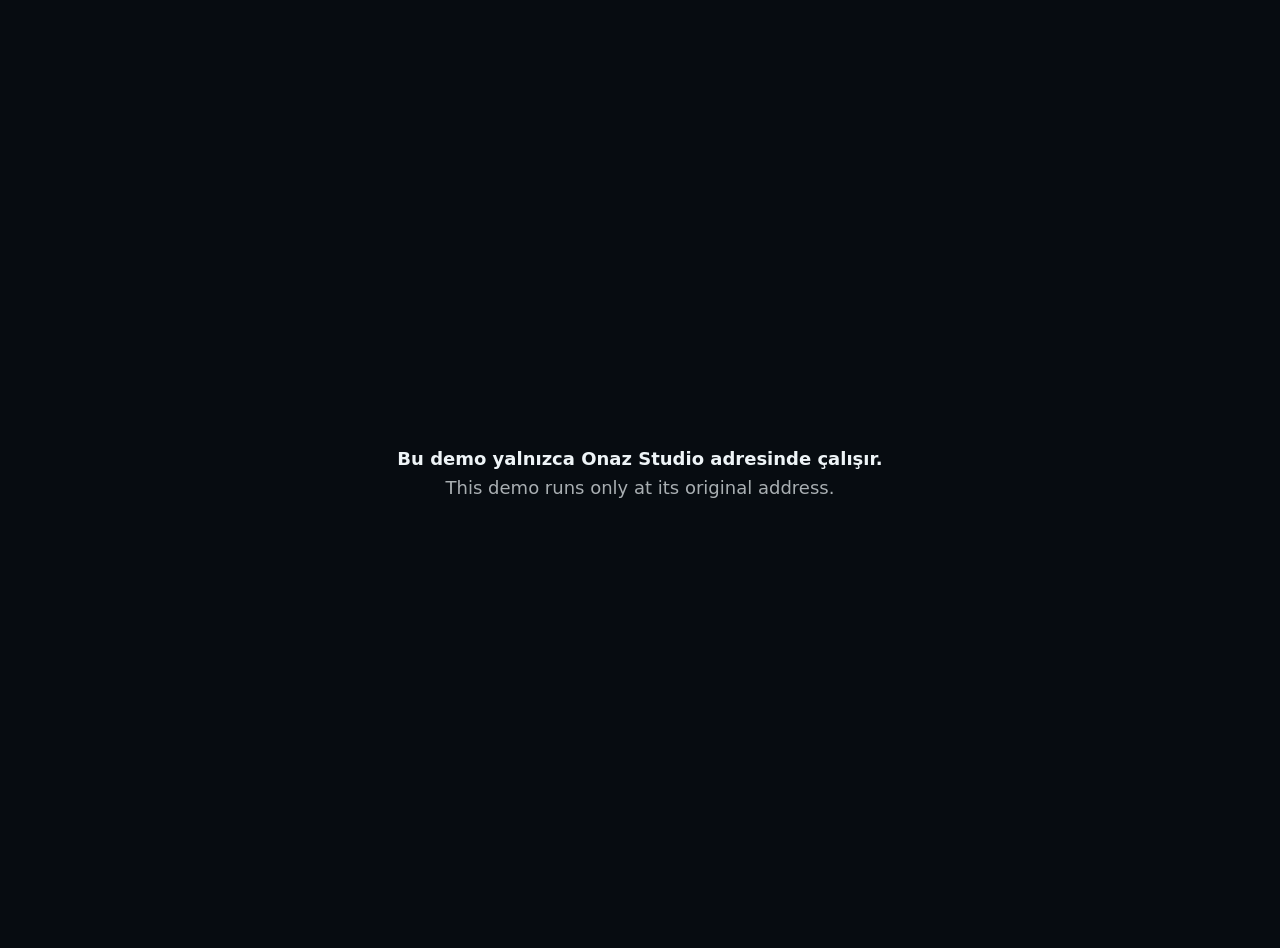
<file: demo/sektor/telefon/index.html>
<!doctype html>
<html lang="tr" data-theme="dark">
<head>
<meta charset="utf-8">
<meta name="viewport" content="width=device-width, initial-scale=1, viewport-fit=cover">
<meta name="robots" content="noindex,nofollow">
<meta name="theme-color" content="#070C11">
<title data-i18n="meta_title">Cep Atölyesi · Sahil AVM</title>
<meta name="description" data-i18n-attr="content:meta_desc" content="">
<link rel="icon" href="data:image/svg+xml,%3Csvg xmlns='http://www.w3.org/2000/svg' viewBox='0 0 64 64'%3E%3Crect width='64' height='64' rx='14' fill='%23070C11'/%3E%3Ctext x='32' y='44' font-family='Arial,sans-serif' font-size='30' font-weight='800' text-anchor='middle' fill='%23EEF4F7'%3EC%3Ctspan fill='%232CC6DC'%3EA%3C/tspan%3E%3C/text%3E%3C/svg%3E">
<link rel="preload" as="image" href="media/reel-frame.jpg" fetchpriority="high">
<script>try{if(localStorage.getItem("ca_theme")==="light")document.documentElement.dataset.theme="light";}catch(e){}</script>
<link rel="preconnect" href="https://fonts.googleapis.com">
<link rel="preconnect" href="https://fonts.gstatic.com" crossorigin>
<link href="https://fonts.googleapis.com/css2?family=Fira+Sans+Condensed:wght@600;700;800&family=IBM+Plex+Sans:wght@400;500;600;700&display=swap" rel="stylesheet">
<style>:root{--bg:#070C11;--bg2:#0B1219;--sf:#101921;--sf2:#18232D;--ln:rgba(150,185,205,.14);--ln2:rgba(150,185,205,.3);--tx:#EEF4F7;--mu:#9DB0BC;--ac:#2CC6DC;--ac-ink:#031418;--ac-soft:rgba(44,198,220,.14);--tc:#F6C20A;--dock:rgba(9,15,21,.82);--r-btn:14px;--r-chip:12px;--r-m:16px;--r-l:22px;--sh1:0 1px 2px rgba(0,0,0,.3);--sh2:0 2px 6px rgba(0,0,0,.3),0 18px 40px rgba(0,0,0,.45);--f-d:"Fira Sans Condensed","Arial Narrow",system-ui,sans-serif;--f-b:"IBM Plex Sans",system-ui,-apple-system,"Segoe UI",sans-serif}html[data-theme=light]{--bg:#F1F4F6;--bg2:#E5EBEF;--sf:#FFFFFF;--sf2:#EDF2F5;--ln:rgba(12,32,46,.12);--ln2:rgba(12,32,46,.28);--tx:#0A1620;--mu:#465966;--ac:#0B7F97;--ac-ink:#FFFFFF;--ac-soft:rgba(11,127,151,.12);--dock:rgba(255,255,255,.88);--sh1:0 1px 2px rgba(10,30,45,.12);--sh2:0 2px 6px rgba(10,30,45,.1),0 18px 40px rgba(10,30,45,.16)}*,*::before,*::after{box-sizing:border-box}html{-webkit-text-size-adjust:100%;scroll-behavior:smooth;scroll-padding-top:76px;color-scheme:dark}html[data-theme=light]{color-scheme:light}body{margin:0;background:var(--bg);color:var(--tx);font:400 16px/1.55 var(--f-b);-webkit-font-smoothing:antialiased;padding-bottom:calc(72px + env(safe-area-inset-bottom));overflow-x:hidden}img,video,svg{display:block;max-width:100%}body{-webkit-user-select:none;user-select:none;-webkit-touch-callout:none}input,textarea{-webkit-user-select:text;user-select:text}img,video{-webkit-user-drag:none}img,video{height:auto}h1,h2,h3,h4,p,figure,blockquote,ul,ol{margin:0;padding:0}ul,ol{list-style:none}a{color:inherit;text-decoration:none}button,input,textarea{font:inherit;color:inherit}button{cursor:pointer;background:none;border:0;padding:0}[hidden]{display:none!important}::selection{background:var(--ac);color:var(--ac-ink)}:focus-visible{outline:2.5px solid var(--ac);outline-offset:3px;border-radius:6px}.vh{position:absolute;width:1px;height:1px;overflow:hidden;clip-path:inset(50%);white-space:nowrap}.skip{position:absolute;left:12px;top:-60px;z-index:200;background:var(--ac);color:var(--ac-ink);padding:10px 14px;border-radius:10px;font-weight:700}.skip:focus{top:10px}.wrap{width:min(100% - 32px,1160px);margin-inline:auto}.num{font-variant-numeric:tabular-nums}svg{width:1.25em;height:1.25em;flex:none}h1,h2,h3{text-wrap:balance;overflow-wrap:anywhere}p{text-wrap:pretty}.btn{display:inline-flex;align-items:center;justify-content:center;gap:8px;min-height:50px;padding:10px 18px;border-radius:var(--r-btn);font-weight:700;font-size:16px;line-height:1.15;text-align:center;border:1.5px solid transparent;transition:transform .15s,background .2s,border-color .2s,box-shadow .2s;width:100%}.btn:active{transform:scale(.98)}.btn span{min-width:0;overflow-wrap:anywhere}.btn-wa{background:#25D366;color:#04260F}.btn-wa:hover{background:#3BE07A}.btn-tg{background:#2AABEE;color:#031F33}.btn-tg:hover{background:#4DBBF2}.btn-pri{background:var(--ac);color:var(--ac-ink)}.btn-pri:hover{filter:brightness(1.08)}.btn-line{border-color:var(--ln2);color:var(--tx);background:transparent}.btn-line:hover{border-color:var(--tx)}.btn-sm{min-height:46px;font-size:15px;padding:8px 14px}.btn-auto{width:auto}.send{display:grid;grid-template-columns:1fr 1fr;gap:8px}.send.stack{grid-template-columns:1fr}@media (max-width:379px){.send{grid-template-columns:1fr}}.rline{display:flex;flex-wrap:wrap;gap:4px 10px;font-size:13.5px;color:var(--mu);margin:0 0 10px;align-items:center}.rline>span{display:inline-flex;align-items:center;gap:4px}.rline>span[aria-hidden]{display:none}.rline b{color:var(--tx)}.stars{display:inline-flex;gap:1px;color:#F5B50A}.stars svg{width:14px;height:14px}.live{display:inline-flex;align-items:center;gap:8px;font-weight:600;font-size:14px;line-height:1.2}.live .dot{width:9px;height:9px;border-radius:50%;background:#2EE27C;flex:none;box-shadow:0 0 0 0 rgba(46,226,124,.6);animation:pulse 2s infinite}.live[data-open=false] .dot{background:#FF8B6B;animation:none}@keyframes pulse{70%{box-shadow:0 0 0 9px rgba(46,226,124,0)}100%{box-shadow:0 0 0 0 rgba(46,226,124,0)}}.lang{position:relative}.iconbtn{display:inline-grid;place-items:center;min-width:44px;height:44px;border-radius:var(--r-btn);border:1.5px solid var(--ln);color:var(--tx);gap:6px;grid-auto-flow:column;padding:0 10px;font-weight:700;font-size:13.5px}.iconbtn:hover{border-color:var(--ln2)}.langmenu{position:absolute;right:0;top:calc(100% + 8px);min-width:190px;background:var(--sf);border:1px solid var(--ln2);border-radius:14px;padding:6px;box-shadow:var(--sh2);z-index:120}.langmenu button{display:flex;justify-content:space-between;align-items:center;gap:12px;width:100%;min-height:44px;padding:8px 12px;border-radius:9px;font-weight:600;text-align:left}.langmenu button:hover,.langmenu button[aria-checked=true]{background:var(--sf2)}.langmenu .code{font-size:12px;color:var(--mu);font-weight:700}.chips{display:flex;flex-wrap:wrap;gap:8px}.chip{display:inline-flex;align-items:center;gap:6px;min-height:46px;padding:8px 16px;border-radius:var(--r-chip);border:1.5px solid var(--ln2);background:var(--sf);font-weight:600;font-size:15.5px;line-height:1.2;text-align:left;transition:background .15s,border-color .15s}.chip .ck{display:none;width:16px;height:16px}.chip:hover{border-color:var(--ac)}.chip[aria-pressed=true]{background:var(--ac);border-color:var(--ac);color:var(--ac-ink)}.chip[aria-pressed=true] .ck{display:block}.chip.ghost{border-style:dashed;background:transparent}.seg{display:grid;grid-auto-flow:column;grid-auto-columns:1fr;gap:6px}.seg button{min-height:46px;padding:8px 6px;border-radius:var(--r-chip);border:1.5px solid var(--ln2);background:var(--sf);font-weight:600;font-size:14.5px;line-height:1.15;overflow-wrap:anywhere}.seg button[aria-pressed=true]{background:var(--ac);border-color:var(--ac);color:var(--ac-ink)}.field{display:block;margin:0 0 16px}.field>span,.flabel,.sub{display:block;font-size:14px;font-weight:600;color:var(--mu);margin:0 0 8px}.sub{margin-top:18px}.input{width:100%;min-height:50px;padding:12px 14px;border-radius:var(--r-chip);border:1.5px solid var(--ln2);background:var(--bg);font-size:16px}.input::placeholder{color:var(--mu);opacity:.85}.input:focus{outline:none;border-color:var(--ac);box-shadow:0 0 0 3px var(--ac-soft)}textarea.input{resize:vertical;min-height:76px}.check{display:flex;gap:10px;align-items:flex-start;min-height:44px;padding:10px 0;font-size:15px;cursor:pointer}.check input{width:22px;height:22px;accent-color:var(--ac);flex:none;margin:1px 0 0}.small{font-size:13.5px;color:var(--mu)}.jtabs{display:grid;grid-template-columns:1fr 1fr;gap:8px}.jtab{display:flex;align-items:center;gap:10px;min-height:60px;padding:10px 12px;border-radius:var(--r-m);border:1.5px solid var(--ln);background:var(--sf);text-align:left;font-weight:700;font-size:15px;line-height:1.2;transition:border-color .2s,background .2s}.jtab svg{width:22px;height:22px;color:var(--ac)}.jtab[aria-selected=true]{border-color:var(--ac);background:var(--ac-soft)}.panel{margin-top:12px}.card{background:var(--sf);border:1px solid var(--ln);border-radius:var(--r-l);padding:20px 16px}.wiz-h{display:flex;justify-content:space-between;align-items:center;min-height:44px;gap:12px}.back{display:inline-flex;align-items:center;gap:6px;min-height:44px;padding:0 12px 0 6px;font-weight:700;font-size:14.5px;border-radius:10px;color:var(--mu)}.back:hover{color:var(--tx)}.wiz-n{margin-left:auto;font-size:13.5px;font-weight:700;color:var(--mu)}.wiz-bar{height:4px;border-radius:9px;background:var(--sf2);margin:6px 0 18px;overflow:hidden}.wiz-bar i{display:block;height:100%;background:var(--ac);border-radius:9px;transition:width .35s cubic-bezier(.2,.8,.2,1)}.wstep .h3{font:700 21px/1.2 var(--f-d);margin:0 0 14px;outline:none}.wnext{margin-top:16px}.sendbox{margin-top:20px;padding-top:18px;border-top:1px solid var(--ln)}.preview{margin-bottom:12px}.preview-h{display:flex;align-items:center;gap:6px;font-size:13px;font-weight:700;color:var(--mu);margin-bottom:6px}.bubble{background:#DCF8C6;color:#0E1F14;border-radius:14px 14px 4px 14px;padding:10px 12px;font-size:14px;line-height:1.45;white-space:pre-wrap;overflow-wrap:anywhere;max-height:180px;overflow:auto}.bubble .meta{display:flex;justify-content:flex-end;align-items:center;gap:4px;font-size:11px;color:#4C6B55;margin-top:4px}.bubble .meta svg{width:15px;height:15px;color:#34B7F1}.wiz-log{display:grid;gap:6px;margin:0 0 16px}.wiz-log:empty{display:none}.wiz-log .q,.wiz-log .a{max-width:86%;padding:8px 12px;font-size:14.5px;line-height:1.35;border-radius:14px}.wiz-log .q{background:var(--sf2);border-bottom-left-radius:4px;justify-self:start}.wiz-log .a{background:var(--ac);color:var(--ac-ink);font-weight:600;border-bottom-right-radius:4px;justify-self:end}.btabs,.maptabs,.qtabs{display:grid;grid-auto-flow:column;grid-auto-columns:1fr;gap:6px;padding:4px;border-radius:var(--r-m);background:var(--sf2);margin:0 0 14px}.btabs button,.maptabs button,.qtabs button{min-height:44px;border-radius:calc(var(--r-m) - 4px);font-weight:700;font-size:14.5px;line-height:1.15;padding:6px 8px;color:var(--mu);overflow-wrap:anywhere}.btabs [aria-selected=true],.maptabs [aria-selected=true],.qtabs [aria-selected=true]{background:var(--sf);color:var(--tx);box-shadow:var(--sh1)}.btabs.slide{position:relative;isolation:isolate}.btabs.slide::before{content:"";position:absolute;z-index:-1;top:4px;bottom:4px;left:4px;width:calc(50% - 7px);border-radius:calc(var(--r-m) - 4px);background:var(--sf);box-shadow:var(--sh1);transition:translate .42s cubic-bezier(.3,1.25,.45,1)}.btabs.slide:has([data-c=used][aria-selected=true])::before{translate:calc(100% + 6px) 0}.btabs.slide [aria-selected=true]{background:transparent;box-shadow:none}.btabs.slide button{transition:color .25s}.buyc{display:grid;gap:22px}.bgrid{display:grid;grid-template-columns:repeat(2,1fr);gap:8px}.bcard{position:relative;display:grid;justify-items:center;align-content:start;gap:4px;padding:10px 8px 14px;border-radius:var(--r-m);border:1.5px solid var(--ln);background:var(--bg);text-align:center;transition:border-color .25s,background .25s,translate .3s cubic-bezier(.2,.8,.2,1),box-shadow .3s}.bcard:hover{border-color:var(--ln2);translate:0 -2px}.bcard:active{translate:0 0;scale:.985}.bcard[aria-pressed=true]{border-color:var(--ac);background:var(--ac-soft);box-shadow:0 10px 26px rgba(0,0,0,.22)}.bcard b{font-weight:700;font-size:15px;line-height:1.2}.bcard small{font-size:12.5px;color:var(--mu)}.bck{position:absolute;right:8px;top:8px;width:24px;height:24px;border-radius:50%;background:var(--ac);color:var(--ac-ink);display:grid;place-items:center;scale:0;transition:scale .3s cubic-bezier(.3,1.5,.5,1)}.bck svg{width:14px;height:14px}.bcard[aria-pressed=true] .bck{scale:1}.bart{height:112px;width:100%;display:grid;place-items:center;border-radius:calc(var(--r-m) - 4px);background:radial-gradient(60% 70% at 50% 40%,var(--sf2),transparent 75%);margin-bottom:4px}.bart .ph{--w:46px;box-shadow:0 10px 20px rgba(0,0,0,.35);transition:translate .35s cubic-bezier(.2,.8,.2,1),rotate .35s}.bart .duo{--w:88px}.bcard:hover .ph,.bcard[aria-pressed=true] .ph{translate:0 -3px;rotate:-3deg}.bgrid.swap .bcard{animation:bin .5s cubic-bezier(.16,1,.3,1) both;animation-delay:calc(var(--k)*45ms)}@keyframes bin{from{opacity:0;translate:0 14px;filter:blur(4px)}}.bother{display:flex;align-items:center;justify-content:center;gap:8px;width:100%;min-height:48px;margin-top:8px;border-radius:var(--r-m);border:1.5px dashed var(--ln2);font-weight:600;font-size:15px;color:var(--mu);transition:border-color .2s,color .2s,background .2s}.bother:hover{color:var(--tx)}.bother[aria-pressed=true]{border-style:solid;border-color:var(--ac);background:var(--ac-soft);color:var(--tx)}.buy-sum{display:grid;gap:12px;align-content:start;padding:18px 16px;border-radius:var(--r-m);background:linear-gradient(170deg,var(--sf2),var(--bg));border:1px solid var(--ln)}.bsum-art{height:230px;display:flex;align-items:center;justify-content:center}.bsum-art.in{animation:sumin .55s cubic-bezier(.16,1,.3,1)}@keyframes sumin{from{opacity:0;scale:.9;filter:blur(8px)}}.bsum-art .ph{--w:84px}.bsum-art .ph.back{rotate:-9deg;margin-right:-38px;translate:0 4px}.bsum-art .ph:not(.back){rotate:5deg;z-index:1}.bsum-art .duo{--w:176px}.bsum-art .ph.ghost{background:none;box-shadow:none;border:2px dashed var(--ln2);rotate:0deg}.bsum-art .ph.ghost .scr{background:none;border-color:transparent}.bsum-art .ph.ghost .scr::before{background:var(--ln2)}.bsum-art{position:relative}.b3d{position:absolute;inset:0;width:100%;height:100%;display:none;touch-action:pan-y;cursor:grab}.b3d:active{cursor:grabbing}.bsum-art.gl .b3d{display:block}.bsum-art.gl>.ph,.bsum-art.gl>.duo{visibility:hidden}.bsum-name{font:700 26px/1.1 var(--f-d);text-align:center}.bsum-name.empty{font:600 16px/1.3 var(--f-b);color:var(--mu)}.bsum-meta{display:flex;flex-wrap:wrap;gap:6px;justify-content:center;min-height:30px}.bsum-meta span{padding:5px 12px;border-radius:99px;border:1px solid var(--ln2);font-size:13px;font-weight:600}.bsum-real{display:grid;grid-template-columns:56px 1fr;gap:10px;align-items:center;padding-top:12px;border-top:1px solid var(--ln);font-size:13px;color:var(--mu);line-height:1.35}.bsum-real img{width:56px;height:56px;object-fit:cover;border-radius:10px}@media (min-width:560px){.bgrid{grid-template-columns:repeat(3,1fr)}}@media (min-width:1000px){.buyc{grid-template-columns:minmax(0,1.5fr) minmax(0,1fr);gap:28px;align-items:start}.buy-sum{position:sticky;top:92px;padding:24px 22px}.bsum-art{height:300px}.bsum-art .ph{--w:100px}.bsum-art .duo{--w:210px}}.rows{display:grid;gap:10px}.prow{display:grid;gap:10px;padding:14px;border:1px solid var(--ln);border-radius:var(--r-m);background:var(--bg)}.prow .t{display:flex;justify-content:space-between;gap:10px;align-items:baseline}.prow h4{font:700 17px/1.2 var(--f-b);margin:0}.prow .m{font-size:13px;color:var(--mu)}.prow .st{display:flex;gap:6px;flex-wrap:wrap}.prow .st button{min-height:44px;padding:6px 14px;border-radius:var(--r-chip);border:1.5px solid var(--ln2);font-weight:600;font-size:14.5px}.prow .st [aria-pressed=true]{border-color:var(--ac);background:var(--ac-soft)}@media (min-width:700px){.rows{grid-template-columns:1fr 1fr}}.ft{display:grid;grid-template-columns:1fr auto 1fr;gap:10px;align-items:end;margin:14px 0}.ft .arrow{width:22px;height:22px;color:var(--ac);margin-bottom:12px}.toast{position:fixed;left:50%;bottom:calc(86px + env(safe-area-inset-bottom));translate:-50% 0;z-index:150;display:flex;gap:10px;align-items:center;background:var(--tx);color:var(--bg);padding:12px 16px;border-radius:14px;font-weight:600;font-size:14.5px;width:max-content;max-width:calc(100% - 32px);box-shadow:var(--sh2)}.totop{position:fixed;right:14px;bottom:calc(84px + env(safe-area-inset-bottom));z-index:90;width:46px;height:46px;border-radius:50%;background:var(--sf);border:1px solid var(--ln2);display:grid;place-items:center;box-shadow:var(--sh2)}.bar{position:fixed;left:0;right:0;bottom:0;z-index:100;background:var(--dock);border-top:1px solid var(--ln);padding:6px 6px calc(6px + env(safe-area-inset-bottom));-webkit-backdrop-filter:blur(18px) saturate(1.4);backdrop-filter:blur(18px) saturate(1.4)}.bar ul{display:grid;grid-template-columns:repeat(4,1fr);gap:4px}.bar a{display:grid;justify-items:center;align-content:center;gap:3px;min-height:52px;border-radius:12px;font-size:12px;font-weight:700;line-height:1.1;text-align:center;padding:4px 2px}.bar a span{overflow-wrap:anywhere}.bar svg{width:22px;height:22px}.bar .b-wa{color:#25D366}.bar .b-tg{color:#2AABEE}html[data-theme=light] .bar .b-wa{color:#0B7A36}html[data-theme=light] .bar .b-tg{color:#0A6FA8}.bar a:hover{background:var(--sf2)}@media (min-width:900px){body{padding-bottom:104px}.bar{left:50%;right:auto;bottom:16px;translate:-50% 0;width:min(560px,calc(100% - 32px));border:1px solid var(--ln2);border-radius:22px;padding:6px;box-shadow:var(--sh2)}.bar{width:auto;max-width:calc(100% - 32px)}.bar ul{display:flex;gap:2px}.bar a{display:flex;align-items:center;justify-content:center;gap:9px;font-size:14.5px;min-height:48px;padding:0 20px;white-space:nowrap}.totop{bottom:28px;right:24px}.toast{bottom:96px}}.mapph{display:grid;place-items:center;text-align:center;min-height:200px;border-radius:var(--r-m);border:1.5px dashed var(--ln2);padding:20px;gap:10px;color:var(--mu)}.mapph>div{display:grid;justify-items:center;gap:10px}.mapph svg{width:28px;height:28px;color:var(--ac)}.mapbox iframe{width:100%;height:300px;border:0;border-radius:var(--r-m);display:block}.ph{--w:120px;position:relative;width:var(--w);aspect-ratio:9/19.4;border-radius:calc(var(--w)*.165);background:linear-gradient(145deg,#8d8a84,#3b3a38 40%,#6f6c66);padding:calc(var(--w)*.022);box-shadow:0 14px 34px rgba(0,0,0,.45);flex:none}.ph{display:block}.ph .scr{display:block;position:relative;width:100%;height:100%;border-radius:calc(var(--w)*.145);overflow:hidden;background:#050607;border:calc(var(--w)*.022) solid #050607}.ph .scr::before{content:"";position:absolute;top:4.2%;left:50%;translate:-50% 0;width:27%;height:3.6%;border-radius:99px;background:#000;z-index:3}.ph .scr>img,.ph .scr>video{position:absolute;inset:0;width:100%;height:100%;object-fit:cover}.ph.back{padding:0;background:linear-gradient(150deg,#b8b2a8,#8b867d 45%,#a49e94)}.ph.back::before{content:"";position:absolute;left:5%;right:5%;top:2.6%;height:23%;border-radius:calc(var(--w)*.12);background:linear-gradient(160deg,#c7c1b7,#989288);box-shadow:inset 0 1px 0 rgba(255,255,255,.35),0 2px 5px rgba(0,0,0,.25)}.ph.back::after{content:"";position:absolute;left:9%;top:4.6%;width:44%;aspect-ratio:1;background:radial-gradient(circle at 27% 27%,#0d1117 0 15%,#3a3f47 16% 19%,transparent 20%),radial-gradient(circle at 27% 73%,#0d1117 0 15%,#3a3f47 16% 19%,transparent 20%),radial-gradient(circle at 76% 50%,#0d1117 0 15%,#3a3f47 16% 19%,transparent 20%)}.duo{--w:200px;display:flex;width:var(--w);aspect-ratio:1/1.06;perspective:calc(var(--w)*1.7);filter:drop-shadow(0 16px 26px rgba(0,0,0,.45));flex:none}.duo .pane{flex:1;position:relative;background:#050607;border:calc(var(--w)*.014) solid #77736c;overflow:hidden;transform-style:preserve-3d}.duo .pane:first-child{border-radius:calc(var(--w)*.08) 0 0 calc(var(--w)*.08);border-right:0;transform-origin:right center;transform:rotateY(26deg)}.duo .pane:last-child{border-radius:0 calc(var(--w)*.08) calc(var(--w)*.08) 0;border-left:0;transform-origin:left center;transform:rotateY(-26deg)}.duo .pane>i{position:absolute;inset:0;background-image:var(--img);background-size:200% 100%}.duo .pane:last-child>i{background-position:100% 0}.duo .pane:last-child::after{content:"";position:absolute;inset:0;background:linear-gradient(90deg,rgba(0,0,0,.62),transparent 22%)}.duo .pane:first-child::after{content:"";position:absolute;inset:0;background:linear-gradient(270deg,rgba(0,0,0,.62),transparent 22%)}.q-orig .scr>img{filter:none}.q-oled .scr>img{filter:saturate(1.12) hue-rotate(-7deg) brightness(.97)}.q-lcd .scr>img{filter:saturate(.62) contrast(.84) brightness(1.1)}.q-lcd .scr{border-width:calc(var(--w)*.045);background:#1d2126}.q-lcd .scr::after{content:"";position:absolute;inset:0;background:rgba(150,165,185,.16)}.scrub{position:relative;overflow:hidden;background:#000;--x:7%;user-select:none}.scrub img{position:absolute;inset:0;width:100%;height:100%;object-fit:cover}.scrub .l3{clip-path:inset(0 calc(100% - var(--x)) 0 0)}.ba-line{position:absolute;top:0;bottom:0;left:var(--x);width:3px;margin-left:-1.5px;background:#fff;box-shadow:0 0 0 1px rgba(0,0,0,.18),0 0 22px rgba(255,255,255,.55);pointer-events:none}.ba-line i{position:absolute;top:50%;left:50%;translate:-50% -50%;width:46px;height:46px;border-radius:50%;background:#fff;color:#0b1720;display:grid;place-items:center;box-shadow:0 6px 18px rgba(0,0,0,.45)}.ba-line svg{width:22px;height:22px}.ba-l{position:absolute;bottom:12px;padding:6px 11px;border-radius:8px;background:rgba(6,10,14,.74);color:#fff;font-size:13px;font-weight:700;line-height:1.1;-webkit-backdrop-filter:blur(8px);backdrop-filter:blur(8px);pointer-events:none}.ba-l.a{left:12px}.ba-l.b{right:12px}.ba-range{position:absolute;inset:0;width:100%;height:100%;opacity:0;margin:0;cursor:ew-resize;touch-action:pan-y}.ba-range:focus-visible~.ba-line i{outline:3px solid var(--ac);outline-offset:3px}@media (prefers-reduced-motion:reduce){*,*::before,*::after{animation-duration:.01ms!important;animation-iteration-count:1!important;transition-duration:.01ms!important;scroll-behavior:auto!important}}.h2{font:800 clamp(34px,6.2vw,58px)/1 var(--f-d);letter-spacing:-.01em}.h3{font:700 22px/1.15 var(--f-d)}.lead{font-size:clamp(16px,1.5vw,18px);color:var(--mu);max-width:62ch;margin-top:12px}.sec{padding:64px 0}.sec.alt{background:var(--bg2)}.wiz-log{display:none}@media (min-width:900px){.sec{padding:104px 0}}.head{position:sticky;top:0;z-index:110;background:var(--bg);border-bottom:1px solid transparent;transition:border-color .2s}.head.stuck{border-color:var(--ln)}.head-in{display:flex;align-items:center;gap:8px;height:58px;width:min(100% - 32px,1320px);margin-inline:auto}.logo{font:800 25px/1 var(--f-d);letter-spacing:.03em;margin-right:auto;min-height:44px;display:flex;align-items:center;white-space:nowrap}.logo i{color:var(--ac);font-style:italic;padding-right:1px}.menu,.hw{display:none}.hw{min-width:44px;height:44px;border-radius:var(--r-btn);align-items:center;justify-content:center;gap:8px;padding:0 12px;font-weight:700;font-size:14px}.hw.wa{background:#25D366;color:#04260F}.hw.tg{background:#2AABEE;color:#031F33}.hw span{display:none}@media (min-width:1100px){.head-in{height:68px}.logo{margin-right:18px}.menu{display:flex;gap:0;margin-right:auto;min-width:0}.menu a{padding:10px 11px;border-radius:10px;font-weight:600;font-size:14.5px;color:var(--mu);white-space:nowrap;min-height:44px;display:flex;align-items:center}.menu a:hover{color:var(--tx);background:var(--sf)}.hw{display:inline-flex}}@media (min-width:1400px){.hw span{display:inline}.menu a{padding:10px 14px}}.tc{position:relative;height:88px;overflow:hidden;background:var(--bg2);isolation:isolate}.tc img{width:100%;height:100%;object-fit:cover;object-position:left center}.tc::after{content:"";position:absolute;inset:0;background:linear-gradient(90deg,rgba(7,12,17,0) 33%,rgba(7,12,17,.9) 52%);z-index:1}.tc-in{position:absolute;inset:0;z-index:2;display:grid;align-content:center;justify-items:end;gap:5px;padding:0 16px;color:#fff;text-align:right}.tc-in .pin{display:inline-flex;align-items:center;gap:6px;font:700 19px/1.1 var(--f-d);letter-spacing:.01em}.tc-in .pin svg{width:17px;height:17px;color:var(--tc)}.tc-in .live{font-size:13px;max-width:58%;justify-content:flex-end}.tc-in .pin{max-width:60%}@media (min-width:700px){.tc{height:124px}.tc img{width:auto;max-width:none;-webkit-mask-image:linear-gradient(90deg,#000 62%,transparent);mask-image:linear-gradient(90deg,#000 62%,transparent)}.tc::after{background:linear-gradient(90deg,rgba(7,12,17,0) 240px,rgba(7,12,17,.5) 520px,var(--bg2) 800px)}html[data-theme=light] .tc{background:#0B1219}.tc-in{padding:0;width:min(100% - 32px,1160px);margin-inline:auto;left:0;right:0}.tc-in .pin{font-size:28px}.tc-in .pin svg{width:22px;height:22px}.tc-in .live{font-size:15px;max-width:none}.tc-in .pin{max-width:none}}.hero{background:var(--bg);padding-bottom:28px}.stagewrap{position:relative;min-width:0}.stage{position:relative;height:min(50svh,112vw);min-height:330px;overflow:hidden;background:#000;color:#fff;isolation:isolate}.stage video{position:absolute;inset:0;width:100%;height:100%;object-fit:cover}.stage::after{content:"";position:absolute;inset:0;background:linear-gradient(180deg,rgba(4,8,12,.55) 0,rgba(4,8,12,0) 26%,rgba(4,8,12,0) 46%,rgba(4,8,12,.9) 100%);z-index:1;pointer-events:none}.cap{position:absolute;left:16px;top:14px;z-index:2;display:grid;gap:2px}.cap small{display:inline-flex;align-items:center;gap:7px;font-size:12.5px;font-weight:600;opacity:.92}.cap small::before{content:"";width:8px;height:8px;border-radius:50%;background:var(--ac);box-shadow:0 0 0 4px rgba(44,198,220,.25)}.cap strong{font:800 28px/1.05 var(--f-d);letter-spacing:.005em;text-shadow:0 2px 14px rgba(0,0,0,.5)}.cap strong.in{animation:capin .5s cubic-bezier(.16,1,.3,1)}@keyframes capin{from{clip-path:inset(0 100% 0 0);translate:-8px 0}to{clip-path:inset(0);translate:0 0}}.hero h1{position:absolute;left:16px;right:16px;bottom:16px;z-index:2;font:800 clamp(30px,8.4vw,36px)/1.02 var(--f-d);letter-spacing:-.005em;max-width:18ch;text-shadow:0 2px 18px rgba(0,0,0,.55)}.ticker{display:grid;gap:8px;padding:12px 16px 0}.tk{display:grid;gap:5px;padding:10px 12px;border-radius:14px;background:var(--sf);border:1px solid var(--ln);min-height:84px;align-content:start}.tk-h{display:flex;align-items:center;gap:7px;font-size:13.5px;line-height:1;flex-wrap:nowrap;min-width:0}.tk-h .mk svg{width:18px;height:18px}.tk-h .nm{font-weight:700}.tk-h b{font:800 21px/1 var(--f-d)}.tk-h .cnt{color:var(--mu);margin-left:auto;white-space:nowrap}.tk-q{display:-webkit-box;-webkit-box-orient:vertical;-webkit-line-clamp:2;overflow:hidden;font-size:13.5px;line-height:1.35;min-height:2.7em;transition:opacity .28s,translate .28s}.tk-q.out{opacity:0;translate:0 5px}.tk-q q{quotes:none}.tk-q q.plain{color:var(--mu)}.tk-q i{font-style:normal;color:var(--mu)}.tk-q i::before{content:"  ";white-space:pre}.do{padding:28px 16px 0}.do h2{font:800 30px/1 var(--f-d);margin-bottom:10px}.do li+li{border-top:1px solid var(--ln)}.do li a{display:grid;grid-template-columns:44px 1fr 18px;gap:12px;align-items:center;min-height:64px;padding:9px 0}.do .ic{width:44px;height:44px;border-radius:12px;background:var(--ac-soft);color:var(--ac);display:grid;place-items:center}.do .ic svg{width:22px;height:22px}.do b{display:block;font-weight:700;font-size:16px;line-height:1.2}.do small{display:block;font-size:13.5px;color:var(--mu);line-height:1.3;margin-top:2px}.do li a>svg{width:18px;height:18px;color:var(--mu);transition:translate .2s}.do li a:hover>svg{translate:3px 0;color:var(--ac)}.do-cta{display:grid;grid-template-columns:1fr 1fr;gap:8px;margin-top:16px}@media (min-width:1100px){.hero{padding:20px 0 56px}.hero-grid{display:grid;grid-template-columns:minmax(0,1fr) 420px;gap:20px;width:min(100% - 32px,1160px);margin-inline:auto;align-items:stretch}.stagewrap{display:grid}.stage{height:auto;min-height:clamp(420px,calc(100svh - 320px),600px);border-radius:var(--r-l)}.stage::after{background:linear-gradient(90deg,rgba(4,8,12,.8) 0,rgba(4,8,12,.2) 55%,rgba(4,8,12,0) 72%),linear-gradient(180deg,rgba(4,8,12,.35) 0,rgba(4,8,12,0) 30%,rgba(4,8,12,0) 58%,rgba(4,8,12,.7) 100%)}.cap{left:auto;right:24px;top:24px;justify-items:end;text-align:right;max-width:38%}.cap strong{font-size:30px}.hero h1{left:28px;top:26px;bottom:auto;right:auto;font-size:clamp(34px,3.3vw,48px);max-width:min(17ch,58%)}.ticker{position:absolute;left:24px;right:24px;bottom:22px;z-index:2;padding:0;grid-template-columns:1fr 1fr;max-width:700px}.tk{background:rgba(8,14,20,.66);border-color:rgba(255,255,255,.16);color:#fff;-webkit-backdrop-filter:blur(14px);backdrop-filter:blur(14px)}.tk .cnt,.tk-q i,.tk-q q.plain{color:rgba(255,255,255,.72)}.do{padding:20px 22px;background:var(--sf);border:1px solid var(--ln);border-radius:var(--r-l);display:flex;flex-direction:column}.do h2{font-size:28px;margin-bottom:4px}.do ul{flex:1;display:flex;flex-direction:column;justify-content:space-between}.do li a{min-height:54px;padding:6px 0;grid-template-columns:40px 1fr 18px}.do .ic{width:40px;height:40px}.do small{font-size:13px}.do-cta{margin-top:12px}}@media (min-width:600px) and (max-width:1099px){.stage{height:min(56svh,70vw)}.ticker{grid-template-columns:1fr 1fr}.do ul{display:grid;grid-template-columns:1fr 1fr;column-gap:24px}.do li:nth-child(2){border-top:0}.do-cta{max-width:520px}}@media (min-width:1100px) and (max-width:1199px){.hero-grid{grid-template-columns:minmax(0,1fr) 360px}.ticker{grid-template-columns:1fr;max-width:330px}.hero h1{max-width:min(17ch,62%)}}.fx-head{display:grid;gap:8px}.film{margin-top:28px;display:grid;gap:0;background:var(--sf);border:1px solid var(--ln);border-radius:var(--r-l);overflow:hidden}.scrub{aspect-ratio:4/5;max-height:74svh;width:100%}.scrub .tag{position:absolute;left:12px;top:12px;z-index:2;pointer-events:none}.film-b{padding:18px 16px 20px;display:grid;gap:12px;align-content:center}.film-b .dev{font-size:14px;color:var(--mu);font-weight:600}#scrubCap{font:800 clamp(30px,5vw,44px)/1.02 var(--f-d);min-height:2.04em}.stops{display:grid;grid-template-columns:repeat(3,1fr);gap:6px;counter-reset:s}.stops li{counter-increment:s;display:grid;gap:4px;padding:10px 6px;position:relative;overflow:hidden;overflow-wrap:anywhere;hyphens:auto;border-radius:12px;border:1.5px solid var(--ln);font-size:12.5px;line-height:1.25;font-weight:600;color:var(--mu);cursor:pointer;min-height:44px;transition:border-color .2s,color .2s,background .2s}.stops li::before{content:counter(s);font:800 18px/1 var(--f-d);color:var(--mu)}.stops li.on{border-color:var(--ac);color:var(--tx);background:var(--ac-soft)}.stops li.on::before{color:var(--ac)}.stops.two{grid-template-columns:1fr 1fr}.range{-webkit-appearance:none;appearance:none;width:100%;height:44px;background:transparent;margin:0;cursor:ew-resize}.range::-webkit-slider-runnable-track{height:6px;border-radius:9px;background:linear-gradient(90deg,var(--ac),var(--ac)) 0/var(--v,0%) 100% no-repeat,var(--sf2)}.range::-moz-range-track{height:6px;border-radius:9px;background:var(--sf2)}.range::-moz-range-progress{height:6px;border-radius:9px;background:var(--ac)}.range::-webkit-slider-thumb{-webkit-appearance:none;width:30px;height:30px;border-radius:50%;background:var(--tx);border:4px solid var(--ac);margin-top:-12px;box-shadow:0 4px 12px rgba(0,0,0,.4)}.range::-moz-range-thumb{width:22px;height:22px;border-radius:50%;background:var(--tx);border:4px solid var(--ac)}.hint{display:flex;align-items:center;gap:8px;font-size:13.5px;color:var(--mu)}.tag{display:inline-flex;align-items:center;gap:6px;padding:5px 9px;border-radius:8px;background:rgba(6,10,14,.72);color:#fff;font-size:11.5px;font-weight:600;line-height:1.1;-webkit-backdrop-filter:blur(8px);backdrop-filter:blur(8px)}.tag.real::before{content:"";width:6px;height:6px;border-radius:50%;background:var(--ac)}@media (min-width:900px){.film{grid-template-columns:minmax(0,1fr) minmax(0,1fr);margin-top:44px}.scrub{aspect-ratio:auto;height:560px;max-height:none}.film-b{padding:40px 44px;gap:18px}}.svcs{display:grid;grid-auto-flow:column;grid-auto-columns:min(74%,290px);gap:12px;overflow-x:auto;scroll-snap-type:x mandatory;padding:4px 16px 14px;margin:28px -16px 0;scrollbar-width:none}.svcs::-webkit-scrollbar{display:none}.svc{scroll-snap-align:start;display:grid;grid-template-rows:auto 1fr;background:var(--sf);border:1px solid var(--ln);border-radius:var(--r-m);overflow:hidden}.svc-m{position:relative;aspect-ratio:4/3.4;background:#05090d}.svc-m img,.svc-m video{position:absolute;inset:0;width:100%;height:100%;object-fit:cover}.svc-m .tag{position:absolute;left:10px;bottom:10px}.svc-b{display:grid;grid-template-rows:auto 1fr auto;gap:8px;padding:14px 14px 16px}.svc-b h3{display:flex;align-items:flex-start;gap:8px;font:700 21px/1.12 var(--f-d)}.svc-b h3 svg{width:20px;height:20px;color:var(--ac);margin-top:2px}.svc-b p{font-size:14.5px;color:var(--mu);line-height:1.45}.svc-b .btn{justify-content:space-between;margin-top:6px}.svc-b .btn svg{width:18px;height:18px}@media (min-width:700px){.svcs{grid-auto-flow:row;grid-template-columns:repeat(2,1fr);overflow:visible;margin:36px 0 0;padding:0}}@media (min-width:1024px){.svcs{grid-template-columns:repeat(4,1fr);gap:16px}}.brands{display:flex;flex-wrap:wrap;align-items:center;gap:8px 10px;margin-top:28px;font-size:14px;color:var(--mu)}.brands b{font:700 20px/1 var(--f-d);color:var(--tx);padding:9px 14px;border:1px solid var(--ln2);border-radius:99px}.bring{margin-top:36px;display:grid;gap:14px;padding:22px 16px;border-radius:var(--r-l);background:var(--ac);color:var(--ac-ink)}.bring h3{font:800 clamp(28px,4.4vw,40px)/1.02 var(--f-d)}.bring .btns{display:grid;grid-template-columns:1fr 1fr;gap:8px}.bring .btn-pri{background:var(--ac-ink);color:var(--ac)}html[data-theme=light] .bring .btn-pri{color:#0B7F97}.bring .btn-line{border-color:currentColor;color:inherit}@media (min-width:900px){.bring{grid-template-columns:1fr auto;align-items:center;padding:28px 36px}.bring .btns{grid-template-columns:auto auto}.bring .btn{width:auto;padding-inline:26px}}.go-grid{display:grid;gap:14px;margin-top:22px}@media (min-width:900px){.go-grid{grid-template-columns:280px minmax(0,1fr);gap:20px;margin-top:36px;align-items:start}.go-grid .jtabs{grid-template-columns:1fr;position:sticky;top:92px}.go-grid .jtab{min-height:68px;padding:12px 16px;font-size:16px}.go-grid .panel{margin-top:0}.go-grid .card{padding:28px}}.data{display:grid;gap:24px}.data-art{position:relative;display:flex;align-items:center;justify-content:center;gap:14px;padding:28px 12px;border-radius:var(--r-l);background:radial-gradient(120% 90% at 50% 0,var(--sf2),var(--sf));border:1px solid var(--ln);overflow:hidden;min-height:260px}.data-art .ph{--w:96px}.data-art .ph.dead .scr{background:#0a0c0f}.data-art .ph.dead .scr::after{content:"";position:absolute;inset:0;background:linear-gradient(118deg,transparent 47%,rgba(255,255,255,.34) 47.6%,transparent 48.4%),linear-gradient(64deg,transparent 30%,rgba(255,255,255,.22) 30.6%,transparent 31.3%),linear-gradient(160deg,transparent 62%,rgba(255,255,255,.2) 62.5%,transparent 63.2%)}.data-art .duo{--w:150px}.flow{display:grid;gap:8px;justify-items:center;flex:none}.flow i{width:34px;height:34px;border-radius:9px;background-size:cover;background-position:center;box-shadow:0 4px 12px rgba(0,0,0,.4);animation:fly 3.2s cubic-bezier(.5,0,.3,1) infinite}.flow i:nth-child(2){animation-delay:.5s}.flow i:nth-child(3){animation-delay:1s}@keyframes fly{0%{translate:-22px 0;opacity:0;scale:.7}25%,70%{opacity:1;scale:1}100%{translate:22px 0;opacity:0;scale:.7}}.data-b{display:grid;gap:22px}.data-b .blk{display:grid;gap:10px}.data-b .blk+.blk{padding-top:22px;border-top:1px solid var(--ln)}.data-b p{color:var(--mu)}@media (min-width:900px){.data{grid-template-columns:minmax(0,1fr) minmax(0,1fr);gap:48px;align-items:center}.data-art{min-height:420px;gap:26px}.data-art .ph{--w:136px}.data-art .duo{--w:220px}.flow i{width:46px;height:46px}}.jr{display:grid;gap:12px;margin-top:28px;counter-reset:jr}.jr-c{counter-increment:jr;position:relative;border-radius:var(--r-l);overflow:hidden;background:#05090d;color:#fff;min-height:360px;display:grid;align-items:end;isolation:isolate}.jr-c>img,.jr-half video{position:absolute;inset:0;width:100%;height:100%;object-fit:cover;z-index:-2}.jr-c::after{content:"";position:absolute;inset:0;background:linear-gradient(180deg,rgba(4,8,12,.1) 30%,rgba(4,8,12,.9));z-index:-1}.jr-t{padding:18px 18px 20px;display:grid;gap:6px}.jr-t h3{font:800 28px/1.04 var(--f-d);display:flex;gap:10px;align-items:baseline}.jr-t h3::before{content:counter(jr);flex:none;width:34px;height:34px;border-radius:50%;background:var(--ac);color:var(--ac-ink);display:grid;place-items:center;font-size:20px;translate:0 -2px}.jr-t p{font-size:15px;line-height:1.45;color:rgba(255,255,255,.86);max-width:36ch}.jr-mid{grid-template-columns:1fr 1fr;grid-template-rows:1fr auto;gap:0 3px;min-height:440px;align-items:stretch}.jr-mid::after{display:none}.jr-half{position:relative;overflow:hidden;display:grid;align-items:start;isolation:isolate}.jr-half::after{content:"";position:absolute;inset:0;background:linear-gradient(180deg,rgba(4,8,12,.72),rgba(4,8,12,0) 46%,rgba(4,8,12,.55));z-index:-1}.jr-half p{padding:16px 14px;display:grid;gap:4px;font-size:13.5px;line-height:1.35;color:rgba(255,255,255,.9)}.jr-half b{font:800 30px/1 var(--f-d);color:#fff}.jr-mid .jr-t{grid-column:1/-1;background:#05090d;padding-top:16px}.jr-msg{position:absolute;right:14px;top:16px;max-width:74%;background:#DCF8C6;color:#0E1F14;border-radius:14px 14px 4px 14px;padding:10px 12px 8px;font-size:14.5px;font-weight:600;line-height:1.35;box-shadow:0 10px 26px rgba(0,0,0,.4);display:grid;gap:2px}.jr-msg i{justify-self:end;color:#34B7F1;line-height:0}.jr-msg svg{width:16px;height:16px}.chan{display:flex;gap:8px;margin-top:6px}.chan span{width:34px;height:34px;border-radius:10px;display:grid;place-items:center;color:#fff}.chan svg{width:19px;height:19px}@media (min-width:900px){.jr{grid-template-columns:1fr 1.5fr 1fr;gap:16px;margin-top:44px}.jr-c,.jr-mid{min-height:540px}.jr-t{padding:24px}.jr-t h3{font-size:34px}.jr-half b{font-size:40px}.jr-half p{padding:22px 20px;font-size:15px}}.revrows{display:grid;gap:14px;margin-top:28px}.rvrow{display:grid;gap:10px}.rvsrc{display:flex;align-items:center;gap:8px;flex-wrap:wrap;padding:12px 14px;border-radius:var(--r-m);background:var(--sf);border:1px solid var(--ln);font-size:14px}.rvsrc .mk svg{width:26px;height:26px}.rvsrc .nm{font-weight:700;font-size:16px}.rvsrc b.num{font:800 30px/1 var(--f-d)}.rvsrc .cnt{color:var(--mu)}.rvsrc .more{margin-left:auto;display:inline-flex;align-items:center;gap:4px;font-weight:700;color:var(--ac);min-height:44px}.rvsrc .more svg{width:16px;height:16px}.rvtrack{overflow:hidden;padding:2px 16px 6px;margin:0 -16px}.rvline{display:flex;gap:12px;width:max-content}.rvline.run{animation:mq 60s linear infinite}.rvtrack:has(:focus-visible) .run{animation-play-state:paused}@media (prefers-reduced-motion:reduce){.rvtrack{overflow-x:auto}}.rv{flex:none;width:min(82vw,340px);display:grid;gap:10px;align-content:start;padding:16px;border-radius:var(--r-m);background:var(--sf);border:1px solid var(--ln)}.rv-top{display:flex;justify-content:space-between;align-items:center;gap:8px}.rv .dev{font-size:12.5px;color:var(--mu);font-weight:600}.rv blockquote{font-size:16px;line-height:1.45;font-weight:500}.rv .tr{font-size:13.5px;line-height:1.45;color:var(--mu)}.rv .who{display:flex;align-items:center;gap:8px;font-size:14px}.rv .av{width:30px;height:30px;border-radius:50%;background:var(--ac-soft);color:var(--ac);display:grid;place-items:center;font-weight:700;font-size:13px}.rv.score{align-content:center;justify-items:start;width:200px}.rv.score b{font:800 64px/.9 var(--f-d)}.rv.score p{font-size:14px;color:var(--mu)}.rv.score .stars svg{width:18px;height:18px}@media (min-width:900px){.revrows{gap:16px;margin-top:44px}.rvrow{grid-template-columns:230px minmax(0,1fr);gap:16px;align-items:stretch}.rvsrc{flex-direction:column;align-items:flex-start;justify-content:center;gap:6px;padding:22px}.rvsrc b.num{font-size:56px}.rvsrc .more{margin-left:0;margin-top:6px}.rvtrack{margin:0;padding:0;-webkit-mask-image:linear-gradient(90deg,#000 88%,transparent);mask-image:linear-gradient(90deg,#000 88%,transparent)}}.qual{background:#060A0E;color:#EEF4F7;--tx:#EEF4F7;--mu:#9DB0BC;--sf:#101921;--sf2:#18232D;--ln:rgba(150,185,205,.14);--ac:#2CC6DC;--ac-ink:#031418}.q-grid{display:grid;gap:24px;margin-top:24px}.qphones{display:flex;justify-content:center;align-items:flex-end;gap:clamp(10px,3.4vw,34px);padding:18px 0 4px;min-height:270px}.qphones button{display:grid;justify-items:center;gap:12px;font-weight:700;font-size:13.5px;color:var(--mu);transition:color .25s}.qphones .ph{--w:clamp(84px,24vw,104px);transition:transform .45s cubic-bezier(.16,1,.3,1),box-shadow .3s;transform-origin:bottom center}.qphones button.on{color:var(--tx)}.qphones button.on .ph{transform:scale(1.16);box-shadow:0 0 0 2px var(--ac),0 22px 44px rgba(0,0,0,.6)}.q-b{display:grid;gap:14px;align-content:center}#qDesc{font-size:18px;line-height:1.45;min-height:4.4em}.q-b .small{color:var(--mu)}@media (min-width:900px){.q-grid{grid-template-columns:minmax(0,1.1fr) minmax(0,1fr);gap:56px;margin-top:44px;align-items:center}.qphones{min-height:440px}.qphones .ph{--w:150px}.qphones button{font-size:15px}#qDesc{font-size:22px}}.more3{display:grid;gap:12px;margin-top:28px}.mcard{display:grid;grid-template-rows:auto 1fr;background:var(--sf);border:1px solid var(--ln);border-radius:var(--r-m);overflow:hidden}.mcard .svc-m{aspect-ratio:16/9}.mcard-b{padding:16px;display:grid;gap:8px;grid-template-rows:auto 1fr auto}.mcard-b h3{font:800 25px/1.05 var(--f-d)}.mcard-b p{font-size:14.5px;color:var(--mu)}.mcard-b .two{display:grid;grid-template-columns:1fr 1fr;gap:8px;margin-top:6px}.mcard-b [data-send]{margin-top:6px}@media (min-width:900px){.more3{grid-template-columns:repeat(3,1fr);gap:16px;margin-top:44px}}.igmq{overflow-x:auto;scrollbar-width:none;margin-top:24px;padding:0 16px}.igmq::-webkit-scrollbar{display:none}.igtrack{display:flex;gap:12px;width:max-content}.igtrack.run{animation:mq 46s linear infinite}.igmq:has(.run){overflow:hidden;padding:0}.igmq:has(:focus-visible) .run{animation-play-state:paused}@keyframes mq{to{transform:translateX(calc(-50% - 6px))}}.igtrack a{display:grid;gap:8px;width:min(46vw,230px);font-size:13.5px;font-weight:600;line-height:1.3;align-content:start}.igtrack .sq{position:relative;display:block;aspect-ratio:4/5;border-radius:var(--r-m);overflow:hidden;background:#05090d}.igtrack img{width:100%;height:100%;object-fit:cover;transition:scale .6s cubic-bezier(.16,1,.3,1)}.igtrack a:hover img{scale:1.05}.igtrack .play{position:absolute;right:10px;top:10px;width:30px;height:30px;border-radius:50%;background:rgba(0,0,0,.55);color:#fff;display:grid;place-items:center}.igtrack .play svg{width:14px;height:14px}.igfoot{display:grid;gap:12px;margin-top:22px}.ighead{display:flex;align-items:center;gap:10px;font-weight:700}.ighead img{border-radius:50%;width:40px;height:40px}.igfoot .send{max-width:440px}@media (min-width:900px){.igmq{margin-top:44px}.igfoot{grid-template-columns:1fr auto;align-items:center}.igfoot .send{width:440px}}.find{display:grid}.find-v{position:relative;min-height:420px;background:#05090d;overflow:hidden}.find-v>img{position:absolute;inset:0;width:100%;height:100%;object-fit:cover;object-position:50% 78%}.find-v::after{content:"";position:absolute;inset:0;background:linear-gradient(180deg,rgba(4,8,12,0) 45%,rgba(4,8,12,.88))}.find-v figcaption{position:absolute;left:16px;right:16px;bottom:16px;z-index:2;color:#fff;display:flex;gap:12px;align-items:flex-end;justify-content:space-between}.find-v figcaption b{font:800 28px/1.02 var(--f-d);max-width:12ch}.find-v .mini{width:128px;flex:none;border-radius:12px;overflow:hidden;border:2px solid rgba(255,255,255,.85);box-shadow:var(--sh2)}.find-v .mini img{aspect-ratio:3/2;object-fit:cover;width:100%}.find-b{padding:36px 16px 48px;display:grid;gap:22px;align-content:start}.routeol{display:grid;gap:0;counter-reset:r}.routeol li{counter-increment:r;display:grid;grid-template-columns:40px 1fr;gap:14px;padding-bottom:18px;position:relative}.routeol li::before{content:counter(r);width:40px;height:40px;border-radius:50%;background:var(--sf2);border:1.5px solid var(--ln2);display:grid;place-items:center;font:800 20px/1 var(--f-d);z-index:1}.routeol li:last-child::before{background:var(--tc);border-color:var(--tc);color:#1A1400}.routeol li:not(:last-child)::after{content:"";position:absolute;left:19px;top:40px;bottom:0;width:2px;background:var(--ln2)}.routeol b{display:block;font-weight:700;font-size:17px;line-height:1.25;padding-top:8px}.routeol span{display:block;font-size:14px;color:var(--mu);margin-top:2px}.routes{display:grid;grid-template-columns:1fr 1fr;gap:8px}@media (max-width:379px){.routes,.bring .btns,.do-cta,.mcard-b .two{grid-template-columns:1fr}}.infochips{display:grid;gap:8px}.infochips>*{display:grid;grid-template-columns:22px 1fr;gap:10px;align-items:start;padding:12px 14px;border-radius:var(--r-m);background:var(--sf);border:1px solid var(--ln);font-size:14.5px;line-height:1.4}.infochips svg{width:20px;height:20px;color:var(--ac);margin-top:1px}.infochips small{display:block;color:var(--mu);font-size:12.5px;font-weight:600}@media (min-width:900px){.find{grid-template-columns:minmax(0,1fr) minmax(0,1fr)}.find-v{min-height:100%}.find-v figcaption{left:36px;right:36px;bottom:36px}.find-v figcaption b{font-size:44px}.find-v .mini{width:220px}.find-b{padding:88px clamp(24px,5vw,72px);max-width:680px}}.mapbox{position:relative;border-radius:var(--r-m);overflow:hidden;background:var(--sf2);min-height:320px}.mapbox iframe{height:320px;border-radius:0}@media (min-width:900px){.mapbox,.mapbox iframe{min-height:380px;height:380px}}.foot{background:var(--bg2);border-top:1px solid var(--ln);padding:48px 0 28px;font-size:14.5px;color:var(--mu)}.foot-top{display:grid;grid-template-columns:1fr 1fr;gap:28px 16px}.foot-top>:first-child,.foot-top>:last-child{grid-column:1/-1}.foot-brand{display:grid;gap:12px;justify-items:start;align-content:start}.foot-brand .logo{color:var(--tx);margin:0;font-size:30px}.foot-brand p{max-width:34ch;line-height:1.5}.foot-brand .live{color:var(--tx)}.foot-col{display:grid;gap:2px;align-content:start;justify-items:start}.foot-col h3{font:700 13.5px/1.2 var(--f-b);color:var(--tx);margin-bottom:8px}.foot-col a{display:inline-flex;align-items:center;gap:9px;min-height:44px;color:var(--tx);font-weight:600}.foot-col a:hover{color:var(--ac)}.foot-col a svg{width:19px;height:19px;color:var(--ac)}.foot-col p{line-height:1.5;margin-bottom:8px}.foot-bot{margin-top:36px;padding-top:20px;border-top:1px solid var(--ln);display:grid;gap:6px;font-size:13px;line-height:1.5}.foot-bot a{text-decoration:underline;text-underline-offset:3px}@media (min-width:1000px){.foot{padding:72px 0 36px}.foot-top{grid-template-columns:1.5fr 1fr 1fr 1.2fr;gap:40px}.foot-top>:first-child,.foot-top>:last-child{grid-column:auto}.foot-bot{grid-template-columns:1fr auto;gap:24px}}.iglogo{width:40px;height:40px;flex:none;border-radius:50%;display:flex;align-items:center;justify-content:center;background:#0B1219;border:1px solid var(--ln2);color:#EEF4F7;font:800 15px/1 var(--f-d);letter-spacing:.02em}.iglogo i{color:var(--ac);font-style:italic}.rv blockquote.phq{color:var(--mu)}</style></head><body><a class="skip" href="#main" data-i18n="skip"></a><svg width="0" height="0" style="position:absolute" aria-hidden="true"><defs><symbol id="i-wa" viewBox="0 0 24 24"><path fill="currentColor" d="M17.47 14.38c-.3-.15-1.76-.87-2.03-.97-.27-.1-.47-.15-.67.15-.2.3-.77.97-.94 1.16-.17.2-.35.22-.64.07-.3-.15-1.26-.46-2.39-1.47-.88-.79-1.48-1.76-1.65-2.06-.17-.3-.02-.46.13-.6.13-.14.3-.35.45-.52.15-.18.2-.3.3-.5.1-.2.05-.37-.03-.52-.07-.15-.67-1.61-.92-2.2-.24-.58-.49-.5-.67-.51h-.57c-.2 0-.52.07-.79.37-.27.3-1.04 1.02-1.04 2.48s1.06 2.88 1.21 3.07c.15.2 2.1 3.2 5.08 4.49.71.31 1.26.49 1.7.63.71.22 1.36.19 1.87.12.57-.09 1.76-.72 2-1.41.25-.7.25-1.29.17-1.41-.07-.13-.27-.2-.57-.35m-5.42 7.4h-.01a9.87 9.87 0 0 1-5.03-1.38l-.36-.21-3.74.98 1-3.65-.24-.37a9.86 9.86 0 0 1-1.51-5.26c0-5.45 4.44-9.880 9.89-9.88 2.64 0 5.12 1.03 6.99 2.9a9.82 9.82 0 0 1 2.89 6.99c0 5.45-4.44 9.88-9.88 9.88m8.41-18.3A11.82 11.82 0 0 0 12.05 0C5.5 0 .16 5.34.16 11.89c0 2.1.55 4.14 1.590 5.95L.06 24l6.3-1.65a11.88 11.88 0 0 0 5.68 1.45h.01c6.55 0 11.89-5.34 11.89-11.89 0-3.18-1.24-6.17-3.48-8.41"/></symbol><symbol id="i-tg" viewBox="0 0 24 24"><path fill="currentColor" d="M21.94 4.3 18.7 19.6c-.24 1.07-.88 1.34-1.78.83l-4.93-3.63-2.38 2.29c-.26.26-.48.48-.99.48l.35-5.02 9.14-8.26c.4-.35-.09-.55-.62-.2L6.2 13.2 1.33 11.68c-1.06-.33-1.08-1.06.22-1.57L20.6 2.77c.88-.33 1.65.2 1.34 1.53Z"/></symbol><symbol id="i-phone" viewBox="0 0 24 24" fill="none" stroke="currentColor" stroke-width="2" stroke-linecap="round" stroke-linejoin="round"><path d="M22 16.92v3a2 2 0 0 1-2.18 2 19.790 19.79 0 0 1-8.63-3.07 19.5 19.5 0 0 1-6-6 19.79 19.79 0 0 1-3.07-8.67A2 2 0 0 1 4.11 2h3a2 2 0 0 1 2 1.72c.13.96.36 1.9.7 2.81a2 2 0 0 1-.45 2.11L8.09 9.91a16 16 0 0 0 6 6l1.27-1.27a2 2 0 0 1 2.11-.45c.91.34 1.85.57 2.81.7A2 2 0 0 1 22 16.92z"/></symbol><symbol id="i-globe" viewBox="0 0 24 24" fill="none" stroke="currentColor" stroke-width="2" stroke-linecap="round" stroke-linejoin="round"><circle cx="12" cy="12" r="10"/><path d="M2 12h20M12 2a15.3 15.3 0 0 1 4 10 15.3 15.3 0 0 1-4 10 15.3 15.3 0 0 1-4-10 15.3 15.3 0 0 1 4-10z"/></symbol><symbol id="i-sun" viewBox="0 0 24 24" fill="none" stroke="currentColor" stroke-width="2.2" stroke-linecap="round" stroke-linejoin="round"><circle cx="12" cy="12" r="4"/><path d="M12 2v2M12 20v2M4.93 4.93l1.41 1.41M17.66 17.66l1.41 1.41M2 12h2M20 12h2M6.34 17.66l-1.41 1.41M19.07 4.93l-1.41 1.41"/></symbol><symbol id="i-moon" viewBox="0 0 24 24" fill="none" stroke="currentColor" stroke-width="2.2" stroke-linecap="round" stroke-linejoin="round"><path d="M12 3a6 6 0 0 0 9 9 9 9 0 1 1-9-9Z"/></symbol><symbol id="i-ig" viewBox="0 0 24 24" fill="none" stroke="currentColor" stroke-width="2" stroke-linecap="round" stroke-linejoin="round"><rect x="2" y="2" width="20" height="20" rx="5.5"/><circle cx="12" cy="12" r="4.2"/><circle cx="17.6" cy="6.4" r=".6" fill="currentColor"/></symbol><symbol id="i-pin" viewBox="0 0 24 24" fill="none" stroke="currentColor" stroke-width="2.2" stroke-linecap="round" stroke-linejoin="round"><path d="M20 10c0 6-8 12-8 12s-8-6-8-12a8 8 0 0 1 16 0Z"/><circle cx="12" cy="10" r="3"/></symbol><symbol id="i-route" viewBox="0 0 24 24" fill="none" stroke="currentColor" stroke-width="2.2" stroke-linecap="round" stroke-linejoin="round"><circle cx="6" cy="19" r="3"/><path d="M9 19h8.5a3.5 3.5 0 0 0 0-7h-11a3.5 3.5 0 0 1 0-7H15"/><circle cx="18" cy="5" r="3"/></symbol><symbol id="i-wrench" viewBox="0 0 24 24" fill="none" stroke="currentColor" stroke-width="2.2" stroke-linecap="round" stroke-linejoin="round"><path d="M14.7 6.3a1 1 0 0 0 0 1.4l1.6 1.6a1 1 0 0 0 1.4 0l3.77-3.77a6 6 0 0 1-7.94 7.94l-6.91 6.91a2.12 2.12 0 0 1-3-3l6.91-6.91a6 6 0 0 1 7.94-7.94l-3.76 3.76z"/></symbol><symbol id="i-tag" viewBox="0 0 24 24" fill="none" stroke="currentColor" stroke-width="2.2" stroke-linecap="round" stroke-linejoin="round"><path d="M12.59 2.59A2 2 0 0 0 11.17 2H4a2 2 0 0 0-2 2v7.17a2 2 0 0 0 .59 1.42l8.7 8.7a2.43 2.43 0 0 0 3.42 0l6.58-6.58a2.43 2.43 0 0 0 0-3.42z"/><circle cx="7.5" cy="7.5" r="1.2" fill="currentColor"/></symbol><symbol id="i-bag" viewBox="0 0 24 24" fill="none" stroke="currentColor" stroke-width="2.2" stroke-linecap="round" stroke-linejoin="round"><path d="M6 2 3 6v14a2 2 0 0 0 2 2h14a2 2 0 0 0 2-2V6l-3-4Z"/><path d="M3 6h18M16 10a4 4 0 0 1-8 0"/></symbol><symbol id="i-mobile" viewBox="0 0 24 24" fill="none" stroke="currentColor" stroke-width="2.2" stroke-linecap="round" stroke-linejoin="round"><rect x="5" y="2" width="14" height="20" rx="2.5"/><path d="M11 18h2"/></symbol><symbol id="i-laptop" viewBox="0 0 24 24" fill="none" stroke="currentColor" stroke-width="2.2" stroke-linecap="round" stroke-linejoin="round"><path d="M20 16V7a2 2 0 0 0-2-2H6a2 2 0 0 0-2 2v9m16 0H4m16 0 1.28 2.55a1 1 0 0 1-.9 1.45H3.62a1 1 0 0 1-.9-1.45L4 16"/></symbol><symbol id="i-coffee" viewBox="0 0 24 24" fill="none" stroke="currentColor" stroke-width="2.2" stroke-linecap="round" stroke-linejoin="round"><path d="M10 2v2M14 2v2M6 2v2M16 8a1 1 0 0 1 1 1v8a4 4 0 0 1-4 4H7a4 4 0 0 1-4-4V9a1 1 0 0 1 1-1h14a4 4 0 1 1 0 8h-1"/></symbol><symbol id="i-spark" viewBox="0 0 24 24" fill="none" stroke="currentColor" stroke-width="2.2" stroke-linecap="round" stroke-linejoin="round"><path d="M12 3l1.9 5.1L19 10l-5.1 1.9L12 17l-1.9-5.1L5 10l5.1-1.9z"/><path d="M19 16v4M17 18h4"/></symbol><symbol id="i-shield" viewBox="0 0 24 24" fill="none" stroke="currentColor" stroke-width="2.2" stroke-linecap="round" stroke-linejoin="round"><path d="M20 13c0 5-3.5 7.5-7.66 8.95a1 1 0 0 1-.67-.01C7.5 20.5 4 18 4 13V6a1 1 0 0 1 1-1c2 0 4.5-1.2 6.24-2.72a1.17 1.17 0 0 1 1.52 0C14.51 3.81 17 5 19 5a1 1 0 0 1 1 1z"/><path d="m9 12 2 2 4-4"/></symbol><symbol id="i-swap" viewBox="0 0 24 24" fill="none" stroke="currentColor" stroke-width="2.2" stroke-linecap="round" stroke-linejoin="round"><path d="m16 3 4 4-4 4M20 7H4M8 21l-4-4 4-4M4 17h16"/></symbol><symbol id="i-truck" viewBox="0 0 24 24" fill="none" stroke="currentColor" stroke-width="2.2" stroke-linecap="round" stroke-linejoin="round"><path d="M14 18V6a2 2 0 0 0-2-2H4a2 2 0 0 0-2 2v11a1 1 0 0 0 1 1h2M15 18H9M19 18h2a1 1 0 0 0 1-1v-3.65a1 1 0 0 0-.22-.62l-3.48-4.35A1 1 0 0 0 17.52 8H14"/><circle cx="17" cy="18" r="2"/><circle cx="7" cy="18" r="2"/></symbol><symbol id="i-watch" viewBox="0 0 24 24" fill="none" stroke="currentColor" stroke-width="2.2" stroke-linecap="round" stroke-linejoin="round"><circle cx="12" cy="12" r="6"/><path d="M12 10v2l1 1M16.13 7.66l-.81-4.05a2 2 0 0 0-2-1.61h-2.68a2 2 0 0 0-2 1.61l-.78 4.05M7.88 16.36l.8 4a2 2 0 0 0 2 1.61h2.72a2 2 0 0 0 2-1.61l.81-4.05"/></symbol><symbol id="i-check" viewBox="0 0 24 24" fill="none" stroke="currentColor" stroke-width="3" stroke-linecap="round" stroke-linejoin="round"><path d="M20 6 9 17l-5-5"/></symbol><symbol id="i-dcheck" viewBox="0 0 24 24" fill="none" stroke="currentColor" stroke-width="2.2" stroke-linecap="round" stroke-linejoin="round"><path d="M2 12.5 6.5 17 15 7.5M12 15.5l1.5 1.5L22 7.5"/></symbol><symbol id="i-star" viewBox="0 0 24 24"><path fill="currentColor" d="M12 2l3.09 6.26L22 9.27l-5 4.87 1.18 6.88L12 17.770l-6.18 3.25L7 14.14 2 9.27l6.91-1.01z"/></symbol><symbol id="i-clock" viewBox="0 0 24 24" fill="none" stroke="currentColor" stroke-width="2.4" stroke-linecap="round" stroke-linejoin="round"><circle cx="12" cy="12" r="10"/><path d="M12 6v6l4 2"/></symbol><symbol id="i-left" viewBox="0 0 24 24" fill="none" stroke="currentColor" stroke-width="2.6" stroke-linecap="round" stroke-linejoin="round"><path d="m15 18-6-6 6-6"/></symbol><symbol id="i-right" viewBox="0 0 24 24" fill="none" stroke="currentColor" stroke-width="2.6" stroke-linecap="round" stroke-linejoin="round"><path d="m9 18 6-6-6-6"/></symbol><symbol id="i-up" viewBox="0 0 24 24" fill="none" stroke="currentColor" stroke-width="2.6" stroke-linecap="round" stroke-linejoin="round"><path d="M12 19V5M5 12l7-7 7 7"/></symbol><symbol id="i-door" viewBox="0 0 24 24" fill="none" stroke="currentColor" stroke-width="2.2" stroke-linecap="round" stroke-linejoin="round"><path d="M13 4h3a2 2 0 0 1 2 2v14M2 20h3M13 20h9M10 12v.01M13 4.56v16.16a1 1 0 0 1-1.24.97L5 20V5.56a2 2 0 0 1 1.52-1.94l4-1A2 2 0 0 1 13 4.56Z"/></symbol><symbol id="i-stairs" viewBox="0 0 24 24" fill="none" stroke="currentColor" stroke-width="2.2" stroke-linecap="round" stroke-linejoin="round"><path d="M3 21h5v-5h5v-5h5V6h3"/><path d="M7 3v7M4 7l3 3 3-3"/></symbol><symbol id="i-bell" viewBox="0 0 24 24" fill="none" stroke="currentColor" stroke-width="2.2" stroke-linecap="round" stroke-linejoin="round"><path d="M6 8a6 6 0 0 1 12 0c0 7 3 9 3 9H3s3-2 3-9M10.3 21a1.94 1.94 0 0 0 3.4 0"/></symbol><symbol id="i-chat" viewBox="0 0 24 24" fill="none" stroke="currentColor" stroke-width="2.2" stroke-linecap="round" stroke-linejoin="round"><path d="M21 15a2 2 0 0 1-2 2H7l-4 4V5a2 2 0 0 1 2-2h14a2 2 0 0 1 2 2z"/></symbol><symbol id="i-cam" viewBox="0 0 24 24" fill="none" stroke="currentColor" stroke-width="2.2" stroke-linecap="round" stroke-linejoin="round"><path d="M14.5 4h-5L7 7H4a2 2 0 0 0-2 2v9a2 2 0 0 0 2 2h16a2 2 0 0 0 2-2V9a2 2 0 0 0-2-2h-3z"/><circle cx="12" cy="13" r="3"/></symbol><symbol id="i-copy" viewBox="0 0 24 24" fill="none" stroke="currentColor" stroke-width="2.2" stroke-linecap="round" stroke-linejoin="round"><rect x="9" y="9" width="13" height="13" rx="2"/><path d="M5 15H4a2 2 0 0 1-2-2V4a2 2 0 0 1 2-2h9a2 2 0 0 1 2 2v1"/></symbol><symbol id="i-play" viewBox="0 0 24 24"><path fill="currentColor" d="M7 4.5v15a1 1 0 0 0 1.5.86l12.5-7.5a1 1 0 0 0 0-1.72L8.5 3.64A1 1 0 0 0 7 4.5Z"/></symbol><symbol id="i-pause" viewBox="0 0 24 24"><rect fill="currentColor" x="6" y="4" width="4.5" height="16" rx="1.2"/><rect fill="currentColor" x="13.5" y="4" width="4.5" height="16" rx="1.2"/></symbol><symbol id="i-lr" viewBox="0 0 24 24" fill="none" stroke="currentColor" stroke-width="2.6" stroke-linecap="round" stroke-linejoin="round"><path d="m9 7-5 5 5 5M15 7l5 5-5 5"/></symbol></defs></svg><svg width="0" height="0" style="position:absolute" aria-hidden="true"><defs><symbol id="i-battery" viewBox="0 0 24 24" fill="none" stroke="currentColor" stroke-width="2.2" stroke-linecap="round" stroke-linejoin="round"><rect x="2" y="7" width="17" height="10" rx="2.5"/><path d="M22 11v2M6 10.5v3M9.5 10.5v3"/></symbol><symbol id="i-back" viewBox="0 0 24 24" fill="none" stroke="currentColor" stroke-width="2.2" stroke-linecap="round" stroke-linejoin="round"><rect x="5" y="2" width="14" height="20" rx="3"/><rect x="7.6" y="4.6" width="5.6" height="5.6" rx="1.7"/></symbol><symbol id="i-port" viewBox="0 0 24 24" fill="none" stroke="currentColor" stroke-width="2.2" stroke-linecap="round" stroke-linejoin="round"><path d="M9 2v5M15 2v5M7 7h10v4a5 5 0 0 1-10 0zM12 16v6"/></symbol><symbol id="i-photo" viewBox="0 0 24 24" fill="none" stroke="currentColor" stroke-width="2.2" stroke-linecap="round" stroke-linejoin="round"><rect x="3" y="4" width="18" height="16" rx="2.5"/><circle cx="8.5" cy="9.5" r="1.6"/><path d="m21 15-4.5-4.5L8 19"/></symbol><symbol id="i-lens" viewBox="0 0 24 24" fill="none" stroke="currentColor" stroke-width="2.2" stroke-linecap="round" stroke-linejoin="round"><circle cx="12" cy="12" r="8.5"/><circle cx="12" cy="12" r="3.4"/></symbol><symbol id="i-fold" viewBox="0 0 24 24" fill="none" stroke="currentColor" stroke-width="2.2" stroke-linecap="round" stroke-linejoin="round"><path d="M3 6 12 4v16l-9-2zM21 6l-9-2v16l9-2z"/></symbol><symbol id="i-screen" viewBox="0 0 24 24" fill="none" stroke="currentColor" stroke-width="2.2" stroke-linecap="round" stroke-linejoin="round"><rect x="5" y="2" width="14" height="20" rx="3"/><path d="m9 7 2.5 3-1.5 2.5 3 3.5"/></symbol></defs></svg><header class="head"><div class="head-in"><a class="logo" id="logoTop" href="#top" translate="no">CEP AT<i>ö</i>LYESİ</a><nav class="menu" data-i18n-attr="aria-label:menu_aria"><a href="#tamir" data-i18n="nav_fix"></a><a href="#go" data-j="sell" data-i18n="nav_sell"></a><a href="#go" data-j="buy" data-i18n="nav_buy"></a><a href="#go" data-j="pc" data-i18n="nav_pc"></a><a href="#reviews" data-i18n="nav_rev"></a><a href="#find" data-i18n="nav_find"></a></nav><span data-pair style="display:contents"><a class="hw wa btn-wa" data-wa="general" href="#" target="_blank" rel="noopener" aria-label="WhatsApp"><svg aria-hidden="true"><use href="#i-wa"/></svg><span>WhatsApp</span></a><a class="hw tg btn-tg" data-tg="general" href="#" aria-label="Telegram"><svg aria-hidden="true"><use href="#i-tg"/></svg><span>Telegram</span></a></span><div class="lang"><button type="button" class="iconbtn" id="langBtn" aria-haspopup="true" aria-expanded="false" data-i18n-attr="aria-label:lang_btn"><svg aria-hidden="true"><use href="#i-globe"/></svg><span id="langCode">TR</span></button><div class="langmenu" id="langMenu" role="menu" hidden></div></div><button type="button" class="iconbtn" id="themeBtn"><svg aria-hidden="true"><use id="themeIcon" href="#i-sun"/></svg></button></div></header><main id="main"><section class="hero" id="top"><div class="tc"><picture><source media="(min-width:700px)" srcset="media/strip.jpg"><img src="media/strip-m.jpg" width="780" height="186" fetchpriority="high" decoding="async" data-i18n-attr="alt:tc_alt" alt=""></picture><div class="tc-in"><span class="pin"><svg aria-hidden="true"><use href="#i-pin"/></svg><span data-i18n="loc_pill"></span></span><span class="live" data-live data-open="true"><i class="dot" aria-hidden="true"></i><span class="live-t">…</span></span></div></div><div class="hero-grid"><div class="stagewrap"><div class="stage"><video id="reel" muted loop playsinline preload="none" poster="media/reel-frame.jpg" data-src="media/reel.mp4" width="720" height="900" data-i18n-attr="aria-label:reel_aria"></video><p class="cap"><small data-i18n="reel_lab"></small><strong id="reelCap"></strong></p><h1 class="vh" data-i18n="hero_title"></h1></div><div class="ticker" id="ticker"></div></div><aside class="do"><h2 data-i18n="do_title"></h2><ul><li><a href="#tamir"><span class="ic"><svg aria-hidden="true"><use href="#i-wrench"/></svg></span><span><b data-i18n="do_fix_t"></b><small data-i18n="do_fix_s"></small></span><svg aria-hidden="true"><use href="#i-right"/></svg></a></li><li><a href="#go" data-j="pc"><span class="ic"><svg aria-hidden="true"><use href="#i-laptop"/></svg></span><span><b data-i18n="do_pc_t"></b><small data-i18n="do_pc_s"></small></span><svg aria-hidden="true"><use href="#i-right"/></svg></a></li><li><a href="#data"><span class="ic"><svg aria-hidden="true"><use href="#i-photo"/></svg></span><span><b data-i18n="do_data_t"></b><small data-i18n="do_data_s"></small></span><svg aria-hidden="true"><use href="#i-right"/></svg></a></li><li><a href="#go" data-j="buy"><span class="ic"><svg aria-hidden="true"><use href="#i-bag"/></svg></span><span><b data-i18n="do_trade_t"></b><small data-i18n="do_trade_s"></small></span><svg aria-hidden="true"><use href="#i-right"/></svg></a></li><li><a href="#more"><span class="ic"><svg aria-hidden="true"><use href="#i-shield"/></svg></span><span><b data-i18n="sv_acc"></b><small data-i18n="do_acc_s"></small></span><svg aria-hidden="true"><use href="#i-right"/></svg></a></li><li><a href="#more"><span class="ic"><svg aria-hidden="true"><use href="#i-truck"/></svg></span><span><b data-i18n="sv_delivery"></b><small data-i18n="do_del_s"></small></span><svg aria-hidden="true"><use href="#i-right"/></svg></a></li></ul><div class="do-cta"><a class="btn btn-pri" href="#go" data-j="repair"><span data-i18n="cta_ask"></span></a><a class="btn btn-line" data-route href="#" target="_blank" rel="noopener"><svg aria-hidden="true"><use href="#i-route"/></svg><span data-i18n="bar_route"></span></a></div></aside></div></section><section class="sec alt" id="tamir" aria-labelledby="fx-h"><div class="wrap"><div class="fx-head"><h2 class="h2" id="fx-h" data-i18n="fx_title"></h2><p class="lead" data-i18n="fx_sub"></p></div><div class="film"><div class="scrub" id="scrub"><img src="media/before.jpg" width="900" height="1126" loading="lazy" decoding="async" data-i18n-attr="alt:before_alt" alt=""><img class="l3" src="media/after.jpg" width="900" height="1126" loading="lazy" decoding="async" data-i18n-attr="alt:after_alt" alt=""><input class="ba-range" id="scrubRange" type="range" min="0" max="100" value="7" step="0.1" data-i18n-attr="aria-label:ba_aria"><span class="ba-line" aria-hidden="true"><i><svg><use href="#i-lr"/></svg></i></span><span class="ba-l a" data-i18n="after_lbl"></span><span class="ba-l b" data-i18n="before_lbl"></span><span class="tag real" data-i18n="tag_real"></span></div><div class="film-b"><p class="dev" translate="no">iPhone 15 Pro Max</p><p id="scrubCap" aria-live="off"></p><ol class="stops two" id="scrubStops"><li data-i18n="before_lbl"></li><li data-i18n="after_lbl"></li></ol></div></div><div class="svcs" id="svcGrid"></div><p class="brands"><span data-i18n="brands_lbl"></span><b translate="no">iPhone</b><b translate="no">Samsung</b><b translate="no">Xiaomi / Redmi</b><b data-i18n="brand_tablet"></b><b data-i18n="b_pc"></b></p><div class="bring"><h3 data-i18n="cta_bring"></h3><div class="btns"><a class="btn btn-pri" href="#go" data-j="repair"><span data-i18n="cta_ask"></span></a><a class="btn btn-line" data-route href="#" target="_blank" rel="noopener"><svg aria-hidden="true"><use href="#i-route"/></svg><span data-i18n="bar_route"></span></a></div></div></div></section><section class="sec" id="go" aria-labelledby="go-h"><div class="wrap"><h2 class="h2" id="go-h" data-i18n="tiles_aria"></h2><p class="lead" data-i18n="go_sub"></p><div class="go-grid"><div class="jtabs" role="tablist" data-i18n-attr="aria-label:tiles_aria"><button type="button" class="jtab" role="tab" data-j="repair" data-noscroll aria-selected="true" aria-controls="repair"><svg aria-hidden="true"><use href="#i-wrench"/></svg><span data-i18n="j_fix_t"></span></button><button type="button" class="jtab" role="tab" data-j="sell" data-noscroll aria-selected="false" aria-controls="sell"><svg aria-hidden="true"><use href="#i-tag"/></svg><span data-i18n="j_sell_t"></span></button><button type="button" class="jtab" role="tab" data-j="buy" data-noscroll aria-selected="false" aria-controls="buy"><svg aria-hidden="true"><use href="#i-bag"/></svg><span data-i18n="j_buy_t"></span></button><button type="button" class="jtab" role="tab" data-j="pc" data-noscroll aria-selected="false" aria-controls="pc"><svg aria-hidden="true"><use href="#i-laptop"/></svg><span data-i18n="j_pc_t"></span></button></div><div class="panels"><div class="panel" id="repair" role="tabpanel"><div class="card" id="repWiz"><div class="wiz-h"><button type="button" class="back" data-back><svg aria-hidden="true"><use href="#i-left"/></svg><span data-i18n="wiz_back"></span></button><span class="wiz-n" aria-live="polite"></span></div><div class="wiz-bar" aria-hidden="true"><i></i></div><div class="wiz-log" aria-hidden="true"></div><section class="wstep" data-step="1"><h3 class="h3" tabindex="-1" data-i18n="rw1"></h3><div class="chips" id="repBrands"></div></section><section class="wstep" data-step="2" hidden><h3 class="h3" tabindex="-1" data-i18n="rw2"></h3><div class="chips" id="repModels"></div><label class="field" style="margin:14px 0 0"><span data-i18n="model_type"></span><input class="input" id="repModel" name="model" autocomplete="off" spellcheck="false" data-i18n-attr="placeholder:model_ph"></label><button type="button" class="btn btn-pri wnext" data-next><span data-i18n="wiz_next"></span></button></section><section class="wstep" data-step="3" hidden><h3 class="h3" tabindex="-1" data-i18n="rw3"></h3><div class="chips" id="repProblems"></div></section><section class="wstep" data-step="4" hidden><h3 class="h3" tabindex="-1" data-i18n="rw4"></h3><p class="sub" style="margin-top:0" data-i18n="step_pref"></p><div class="chips" id="repPrefs"></div><p class="sub" data-i18n="step_ready"></p><div class="chips" id="repReady"></div><label class="field" style="margin:18px 0 0"><span data-i18n="step_note"></span><textarea class="input" id="repNote" name="note" rows="2" autocomplete="off" data-i18n-attr="placeholder:note_ph"></textarea></label><label class="check" style="margin-top:6px"><input type="checkbox" id="repCourier"><span data-i18n="rep_courier"></span></label></section><div class="sendbox"><div class="preview" id="repPreview" aria-live="polite" hidden><div class="preview-h"><svg aria-hidden="true"><use href="#i-wa"/></svg><span data-i18n="preview_lbl"></span></div><div class="bubble" id="repBubble"></div></div><div data-send="repair"></div></div></div></div><div class="panel" id="sell" role="tabpanel" hidden><div class="card" id="sellWiz"><div class="wiz-h"><button type="button" class="back" data-back><svg aria-hidden="true"><use href="#i-left"/></svg><span data-i18n="wiz_back"></span></button><span class="wiz-n" aria-live="polite"></span></div><div class="wiz-bar" aria-hidden="true"><i></i></div><div class="wiz-log" aria-hidden="true"></div><section class="wstep" data-step="1"><h3 class="h3" tabindex="-1" data-i18n="sw1"></h3><div class="chips" id="sBrands"></div><div id="sModelsWrap" hidden><label class="field" style="margin:14px 0 10px"><span data-i18n="s_search"></span><input class="input" id="sSearch" type="search" name="model-search" autocomplete="off" spellcheck="false" data-i18n-attr="placeholder:model_ph"></label><div class="chips" id="sModels"></div></div><label class="field" id="sModelOtherWrap" style="margin:14px 0 0" hidden><span data-i18n="s_model_ph"></span><input class="input" id="sModelOther" name="sell-model-text" autocomplete="off" spellcheck="false" data-i18n-attr="placeholder:model_ph"></label><button type="button" class="btn btn-pri wnext" data-next><span data-i18n="wiz_next"></span></button></section><section class="wstep" data-step="2" hidden><h3 class="h3" tabindex="-1" data-i18n="sw2"></h3><p class="sub" style="margin-top:0" data-i18n="s_storage"></p><div class="chips" id="sStorage"></div><p class="sub" data-i18n="s_battery"></p><div class="chips" id="sBat"></div><button type="button" class="btn btn-pri wnext" data-next><span data-i18n="wiz_next"></span></button></section><section class="wstep" data-step="3" hidden><h3 class="h3" tabindex="-1" data-i18n="sw3"></h3><p class="sub" style="margin-top:0" data-i18n="s_screen"></p><div class="seg" id="sScreen"></div><p class="sub" data-i18n="s_body"></p><div class="seg" id="sBody"></div><p class="sub" data-i18n="s_box"></p><div class="seg" id="sBox"></div><p class="sub" data-i18n="s_wdoc"></p><div class="seg" id="sDoc"></div><label class="check" style="margin-top:8px"><input type="checkbox" id="sTrade"><span data-i18n="s_trade"></span></label></section><div class="sendbox"><div data-send="sell"></div><p class="small" style="margin-top:10px" data-i18n="sell_photos"></p></div></div></div><div class="panel" id="buy" role="tabpanel" hidden><div class="card buyc"><div class="buy-pick"><h3 class="h3" data-i18n="b_pick"></h3><p class="small" style="margin:0 0 16px" data-i18n="buy_sub"></p><div class="btabs slide" role="tablist" id="bTabs"><button role="tab" id="bt-new" aria-selected="true" aria-controls="catalog" data-c="new" data-i18n="tab_new"></button><button role="tab" id="bt-used" aria-selected="false" aria-controls="catalog" data-c="used" tabindex="-1" data-i18n="tab_used"></button></div><div class="bgrid" id="catalog" role="tabpanel" aria-labelledby="bt-new"></div><button type="button" class="bother" id="bOtherBtn" aria-pressed="false"><svg aria-hidden="true"><use href="#i-mobile"/></svg><span data-i18n="s_model_other"></span></button><label class="field" id="bOtherWrap" style="margin:12px 0 0" hidden><span data-i18n="s_model_ph"></span><input class="input" id="bOther" name="buy-model" autocomplete="off" spellcheck="false" data-i18n-attr="placeholder:model_ph"></label><p class="sub" data-i18n="s_storage"></p><div class="chips" id="bStorage"></div></div><aside class="buy-sum"><div class="bsum-art" id="bSumArt" aria-hidden="true"></div><p class="bsum-name" id="bSumName" aria-live="polite"></p><p class="bsum-meta" id="bSumMeta"></p><div data-send="buy" data-stack></div><figure class="bsum-real"><img src="media/boxes.jpg" width="900" height="1600" loading="lazy" decoding="async" alt=""><figcaption data-i18n="boxes_cap"></figcaption></figure></aside></div></div><div class="panel" id="pc" role="tabpanel" hidden><div class="card"><h3 class="h3" data-i18n="pc_title"></h3><p class="small" style="margin:0 0 16px" data-i18n="pc_sub"></p><div class="field"><span class="flabel" data-i18n="pc_type"></span><div class="seg" id="pcType"></div></div><label class="field"><span data-i18n="pc_model_lbl"></span><input class="input" id="pcModel" name="pc-model" autocomplete="off" spellcheck="false" data-i18n-attr="placeholder:pc_model_ph"></label><div class="field"><span class="flabel" data-i18n="pc_issue"></span><div class="chips" id="pcIssues"></div></div><div data-send="pc"></div></div><div class="card" style="margin-top:12px"><h3 class="h3" data-i18n="data_t"></h3><p class="small" data-i18n="data_s"></p><div class="ft"><div><span class="flabel" data-i18n="data_from"></span><div class="chips" id="dFrom"></div></div><svg class="arrow" aria-hidden="true"><use href="#i-right"/></svg><div><span class="flabel" data-i18n="data_to"></span><div class="chips" id="dTo"></div></div></div><div data-send="data" data-plain></div></div></div></div></div></div></section><section class="sec alt" id="data" aria-labelledby="data-h"><div class="wrap data"><div class="data-art" aria-hidden="true"><div class="ph dead"><div class="scr"></div></div><div class="flow"><i style="background-image:url(media/ak-display.jpg)"></i><i style="background-image:url(media/ak-screen.jpg)"></i><i style="background-image:url(media/ak-accessories.jpg)"></i></div><div class="duo" style="--img:url(media/ak-display.jpg)"><div class="pane"><i></i></div><div class="pane"><i></i></div></div></div><div class="data-b"><div class="blk"><h2 class="h2" id="data-h" data-i18n="rec_t"></h2><p data-i18n="rec_s"></p><div data-send="rec" data-plain></div></div><div class="blk"><h3 class="h3" data-i18n="data_t"></h3><p data-i18n="data_s"></p><a class="btn btn-line btn-auto" href="#go" data-j="pc"><span data-i18n="p_data"></span><svg aria-hidden="true"><use href="#i-right"/></svg></a></div></div></div></section><section class="sec" id="how" aria-labelledby="how-h"><div class="wrap"><h2 class="h2" id="how-h" data-i18n="tl_title"></h2><ol class="jr"><li class="jr-c"><img src="media/step1.jpg" width="900" height="1126" loading="lazy" decoding="async" data-i18n-attr="alt:before_alt" alt=""><div class="jr-t"><h3 data-i18n="tl_1"></h3><p data-i18n="tl_1s"></p></div></li><li class="jr-c jr-mid"><div class="jr-half"><video muted loop playsinline preload="none" poster="media/st-data.jpg" data-src="media/st-data.mp4" width="720" height="900"></video><p><b data-i18n="how_you"></b><span data-i18n="tl_2s"></span></p></div><div class="jr-half"><video muted loop playsinline preload="none" poster="media/reel-frame-open.jpg" data-src="media/workbench-parts.mp4" width="720" height="900"></video><p><b data-i18n="how_we"></b><span data-i18n="how_we_s"></span></p></div><div class="jr-t"><h3 data-i18n="tl_2"></h3></div></li><li class="jr-c"><img src="media/after.jpg" width="900" height="1126" loading="lazy" decoding="async" data-i18n-attr="alt:after_alt" alt=""><span class="jr-msg"><span data-i18n="ready_msg"></span><i aria-hidden="true"><svg><use href="#i-dcheck"/></svg></i></span><div class="jr-t"><h3 data-i18n="pr4_t"></h3><p data-i18n="pr4_s"></p><div class="chan" aria-hidden="true"><span style="background:#25D366"><svg><use href="#i-wa"/></svg></span><span style="background:#2AABEE"><svg><use href="#i-tg"/></svg></span><span style="background:#5B6B78"><svg><use href="#i-phone"/></svg></span></div></div></li></ol></div></section><section class="sec alt" id="reviews" aria-labelledby="rev-h"><div class="wrap"><h2 class="h2" id="rev-h" data-i18n="rev_title"></h2><p class="lead" data-i18n="rev_sub"></p><div class="revrows" id="revRows"><div class="rvrow" data-row="g"><a class="rvsrc" href="#" data-demo><span data-srchead="g" style="display:contents"></span><span class="more"><span data-i18n="rev_all"></span><svg aria-hidden="true"><use href="#i-right"/></svg></span></a><div class="rvtrack" id="rowG" tabindex="0"></div></div><div class="rvrow" data-row="y"><a class="rvsrc" href="#" data-demo><span data-srchead="y" style="display:contents"></span><span class="more"><span data-i18n="rev_all_y"></span><svg aria-hidden="true"><use href="#i-right"/></svg></span></a><div class="rvtrack" id="rowY"></div></div></div></div></section><section class="sec qual" id="quality" aria-labelledby="q-h"><div class="wrap"><h2 class="h2" id="q-h" data-i18n="q_title"></h2><p class="lead" data-i18n="q_sub"></p><div class="q-grid"><div class="qphones" id="qPhones"><button type="button" data-q="orig" class="q-orig"><span class="ph q-orig"><span class="scr"><img src="media/ak-display.jpg" width="600" height="900" loading="lazy" decoding="async" alt=""></span></span><span data-i18n="q_orig"></span></button><button type="button" data-q="oled" class="q-oled"><span class="ph q-oled"><span class="scr"><img src="media/ak-display.jpg" width="600" height="900" loading="lazy" decoding="async" alt=""></span></span><span data-i18n="q_oled"></span></button><button type="button" data-q="lcd" class="q-lcd"><span class="ph q-lcd"><span class="scr"><img src="media/ak-display.jpg" width="600" height="900" loading="lazy" decoding="async" alt=""></span></span><span data-i18n="q_lcd"></span></button></div><div class="q-b"><div class="qtabs" role="tablist" id="qTabs" data-i18n-attr="aria-label:q_tabs_aria"><button role="tab" data-q="orig" aria-selected="true" data-i18n="q_orig"></button><button role="tab" data-q="oled" aria-selected="false" tabindex="-1" data-i18n="q_oled"></button><button role="tab" data-q="lcd" aria-selected="false" tabindex="-1" data-i18n="q_lcd"></button></div><p id="qDesc" aria-live="polite"></p><p class="small" data-i18n="q_battery_note"></p><p class="small" data-i18n="q_note"></p></div></div></div></section><section class="sec" id="more" aria-labelledby="more-h"><div class="wrap"><h2 class="h2" id="more-h" data-i18n="more_title"></h2><div class="more3"><article class="mcard"><div class="svc-m"><img src="media/boxes.jpg" width="900" height="1600" loading="lazy" decoding="async" alt=""><span class="tag real" data-i18n="tag_real"></span></div><div class="mcard-b"><h3 data-i18n="do_trade_t"></h3><p data-i18n="w_ph_s"></p><div class="two"><a class="btn btn-pri btn-sm" href="#go" data-j="buy"><span data-i18n="j_buy_t"></span></a><a class="btn btn-line btn-sm" href="#go" data-j="sell"><span data-i18n="j_sell_t"></span></a></div></div></article><article class="mcard"><div class="svc-m"><img src="media/ak-accessories.jpg" width="900" height="563" loading="lazy" decoding="async" alt=""><span class="tag" data-i18n="tag_rep"></span></div><div class="mcard-b"><h3 data-i18n="sv_acc"></h3><p data-i18n="do_acc_s"></p><div data-send="acc" data-plain></div></div></article><article class="mcard"><div class="svc-m"><img src="media/ak-delivery.jpg" width="900" height="563" loading="lazy" decoding="async" alt=""><span class="tag" data-i18n="tag_rep"></span></div><div class="mcard-b"><h3 data-i18n="sv_delivery"></h3><p data-i18n="do_del_s"></p><div data-send="courier" data-plain></div></div></article></div></div></section><section class="sec alt" id="insta" aria-labelledby="ig-h"><div class="wrap"><h2 class="h2" id="ig-h" data-i18n="ig_t"></h2></div><div class="igmq"><div class="igtrack" id="igTrack"><a href="#" data-demo><span class="sq"><img src="media/lens.jpg" width="900" height="1498" loading="lazy" decoding="async" alt=""><span class="play" aria-hidden="true"><svg><use href="#i-play"/></svg></span></span><span data-i18n="ig1"></span></a><a href="#" data-demo><span class="sq"><img src="media/after.jpg" width="900" height="1126" loading="lazy" decoding="async" alt=""></span><span data-i18n="ig2"></span></a><a href="#" data-demo><span class="sq"><img src="media/battery.jpg" width="900" height="1600" loading="lazy" decoding="async" alt=""><span class="play" aria-hidden="true"><svg><use href="#i-play"/></svg></span></span><span data-i18n="w_bat_t"></span></a><a href="#" data-demo><span class="sq"><img src="media/boxes.jpg" width="900" height="1600" loading="lazy" decoding="async" alt=""><span class="play" aria-hidden="true"><svg><use href="#i-play"/></svg></span></span><span data-i18n="ig4"></span></a><a href="#" data-demo><span class="sq"><img src="media/step2.jpg" width="900" height="1126" loading="lazy" decoding="async" alt=""></span><span data-i18n="st2"></span></a><a href="#" data-demo><span class="sq"><img src="media/transfer.jpg" width="900" height="1600" loading="lazy" decoding="async" alt=""></span><span data-i18n="p_data"></span></a><a href="#" data-demo><span class="sq"><img src="media/microscope.jpg" width="720" height="900" loading="lazy" decoding="async" alt=""></span><span data-i18n="cap_craft"></span></a><a href="#" data-demo><span class="sq"><img src="media/reel-frame-lens.jpg" width="720" height="900" loading="lazy" decoding="async" alt=""><span class="play" aria-hidden="true"><svg><use href="#i-play"/></svg></span></span><span data-i18n="w_cam_t"></span></a></div></div><div class="wrap"><div class="igfoot"><div class="ighead"><span class="iglogo" aria-hidden="true">C<i>A</i></span><b translate="no">@cepatolyesi</b></div><div class="send"><a class="btn btn-pri btn-sm" href="#" data-demo><svg aria-hidden="true"><use href="#i-ig"/></svg><span data-i18n="ig_follow"></span></a><a class="btn btn-line btn-sm" href="#" data-demo><svg aria-hidden="true"><use href="#i-chat"/></svg><span data-i18n="ig_dm"></span></a></div></div></div></section><section class="find" id="find" aria-labelledby="find-h"><figure class="find-v"><img src="media/battery.jpg" width="900" height="1600" loading="lazy" decoding="async" data-i18n-attr="alt:w_bat_t" alt=""><figcaption><b data-i18n="store_cap"></b><span class="mini"><img src="media/ak-accessories.jpg" width="900" height="563" loading="lazy" decoding="async" data-i18n-attr="alt:sv_acc_s" alt=""></span></figcaption></figure><div class="find-b"><h2 class="h2" id="find-h" data-i18n="find_title"></h2><ol class="routeol"><li><div><b data-i18n="f1t"></b><span translate="no">Sahil AVM · Antalya</span></div></li><li><div><b data-i18n="f2t"></b><span data-i18n="f2s"></span></div></li><li><div><b data-i18n="f3t"></b><span data-i18n="f3s"></span></div></li></ol><div class="routes" id="routes"><a class="btn btn-pri" id="routeG" href="https://www.google.com/maps/search/?api=1&amp;query=Antalya" target="_blank" rel="noopener"><svg aria-hidden="true"><use href="#i-route"/></svg><span data-i18n="route_g"></span></a><a class="btn btn-line" id="routeY" href="https://yandex.ru/maps/?text=Antalya" target="_blank" rel="noopener"><svg aria-hidden="true"><use href="#i-route"/></svg><span data-i18n="route_y"></span></a></div><div id="mapWrap"><div class="maptabs" role="tablist" id="mapTabs" data-i18n-attr="aria-label:map_aria"><button role="tab" id="mt-g" aria-selected="true" aria-controls="mapG" data-m="g" data-i18n="map_g"></button><button role="tab" id="mt-y" aria-selected="false" aria-controls="mapY" data-m="y" tabindex="-1" data-i18n="rt_y_lbl"></button></div><div class="mapbox"><iframe id="mapG" role="tabpanel" aria-labelledby="mt-g" data-src="https://www.google.com/maps?q=Antalya&amp;z=12&amp;output=embed" referrerpolicy="no-referrer-when-downgrade" loading="lazy" data-i18n-attr="title:map_title_g"></iframe><iframe id="mapY" role="tabpanel" aria-labelledby="mt-y" data-src="https://yandex.ru/map-widget/v1/?ll=30.713323%2C36.896891&amp;z=12" hidden loading="lazy" data-i18n-attr="title:map_title_y"></iframe></div></div><div class="infochips"><div><svg aria-hidden="true"><use href="#i-pin"/></svg><div><small data-i18n="addr_lbl"></small><span translate="no">Sahil AVM, Kat −1 · Antalya</span></div></div><div><svg aria-hidden="true"><use href="#i-clock"/></svg><div><small data-i18n="hours_lbl"></small><span data-i18n="hours_v"></span><br><span class="live" data-live data-open="true" style="margin-top:6px"><i class="dot" aria-hidden="true"></i><span class="live-t">…</span></span></div></div><a href="#" data-demo><svg aria-hidden="true"><use href="#i-phone"/></svg><div><small data-i18n="phone_lbl"></small><span class="num" translate="no">0 5XX XXX XX XX</span></div></a></div></div></section></main><footer class="foot"><div class="wrap"><div class="foot-top"><div class="foot-brand"><span class="logo" translate="no">CEP AT<i>ö</i>LYESİ</span><p data-i18n="what_line"></p><span class="live" data-live data-open="true"><i class="dot" aria-hidden="true"></i><span class="live-t">…</span></span></div><nav class="foot-col" aria-labelledby="fc1"><h3 id="fc1" data-i18n="foot_srv"></h3><a href="#tamir" data-i18n="nav_fix"></a><a href="#go" data-j="sell" data-i18n="nav_sell"></a><a href="#go" data-j="buy" data-i18n="nav_buy"></a><a href="#go" data-j="pc" data-i18n="nav_pc"></a><a href="#more" data-i18n="sv_acc"></a></nav><div class="foot-col" aria-labelledby="fc2"><h3 id="fc2" data-i18n="foot_reach"></h3><a data-wa="general" href="#" target="_blank" rel="noopener"><svg aria-hidden="true"><use href="#i-wa"/></svg><span>WhatsApp</span></a><a data-tg="general" href="#"><svg aria-hidden="true"><use href="#i-tg"/></svg><span>Telegram</span></a><a href="#" data-demo><svg aria-hidden="true"><use href="#i-phone"/></svg><span class="num" translate="no">0 5XX XXX XX XX</span></a><a href="#" data-demo><svg aria-hidden="true"><use href="#i-ig"/></svg><span translate="no">@cepatolyesi</span></a></div><div class="foot-col" aria-labelledby="fc3"><h3 id="fc3" data-i18n="addr_lbl"></h3><p translate="no">Sahil AVM, Kat −1<br>Antalya</p><p data-i18n="hours_v"></p><a data-route href="#" target="_blank" rel="noopener"><svg aria-hidden="true"><use href="#i-route"/></svg><span data-i18n="bar_route"></span></a></div></div><div class="foot-bot"><p data-i18n="demo"></p><p><span data-i18n="foot_media"></span> · <a href="https://www.pexels.com/license/" target="_blank" rel="noopener" data-i18n="foot_stock"></a></p></div></div></footer><button type="button" class="totop" id="toTop" hidden data-i18n-attr="aria-label:back_top"><svg aria-hidden="true"><use href="#i-up"/></svg></button><div class="toast" id="toast" role="status" aria-live="polite" hidden><svg aria-hidden="true"><use href="#i-copy"/></svg><span id="toastT"></span></div><nav class="bar" data-i18n-attr="aria-label:tabbar_aria"><ul id="barList"><li data-k="wa"><a class="b-wa" id="barWa" href="#" target="_blank" rel="noopener"><svg aria-hidden="true"><use href="#i-wa"/></svg><span>WhatsApp</span></a></li><li data-k="tg"><a class="b-tg" href="#" data-tg="general"><svg aria-hidden="true"><use href="#i-tg"/></svg><span>Telegram</span></a></li><li data-k="call"><a href="#" data-demo><svg aria-hidden="true"><use href="#i-phone"/></svg><span data-i18n="bar_call"></span></a></li><li data-k="route"><a id="barRoute" href="#" target="_blank" rel="noopener"><svg aria-hidden="true"><use href="#i-route"/></svg><span data-i18n="bar_route"></span></a></li></ul></nav><script>const a=function(){let a=2166136261;const e=location.hostname;for(let t=0;t<e.length;t++)a^=e.charCodeAt(t),a=Math.imul(a,16777619)>>>0;return[1458944739,22050618,144953630].indexOf(a)>-1}();if(!a)throw document.documentElement.innerHTML='<head><meta name="viewport" content="width=device-width,initial-scale=1"><meta name="robots" content="noindex,nofollow"><title>Demo</title></head><body style="margin:0;min-height:100vh;display:grid;place-items:center;background:#070C11;color:#EEF4F7;font:600 18px/1.6 system-ui,sans-serif;text-align:center;padding:24px"><p>Bu demo yalnızca Onaz Studio adresinde çalışır.<br><span style="opacity:.7;font-weight:400">This demo runs only at its original address.</span></p></body>',new Error("demo");window.addEventListener("click",function(a){const t=a.target&&a.target.closest&&a.target.closest('[data-wa],[data-tg],[data-demo],#barWa,a[href^="tel:"]');t&&(a.preventDefault(),a.stopPropagation(),K(b("demo_note")))},!0);const e={"tr":{"meta_title":"Cep Atölyesi · Sahil AVM telefon tamiri","meta_desc":"Sahil AVM Kat −1'de telefon, tablet ve bilgisayar tamiri. Her gün 10:00–22:00. Fiyatı WhatsApp'tan sorun.","skip":"İçeriğe geç","demo":"Örnek site · Onaz Studio tarafından hazırlanmıştır. Cep Atölyesi hayali bir işletmedir.","lang_btn":"Dili değiştir","ig_aria":"Instagram'da Cep Atölyesi","tabbar_aria":"Hızlı menü","tiles_aria":"Ne yapmak istiyorsunuz?","st_open":"Şu an açık · 22:00'ye kadar","st_closed_today":"Şu an kapalı · Bugün 10:00'da açıyoruz","st_closed_tom":"Şu an kapalı · Yarın 10:00'da açıyoruz","loc_pill":"Sahil AVM · Kat −1","hero_title":"Siz keyifli vakit geçirirken telefonunuz hızlıca tamir olsun.","hero_sub":"Sahil AVM'de gezerken telefonunuz hazır olsun.","j_fix_t":"Telefonumu tamir ettir","j_fix_s":"Ekran, batarya, soket, kamera…","j_sell_t":"Telefonumu sat","j_sell_s":"Fotoğraf gönderin, teklif isteyin","j_buy_t":"Telefon al","j_buy_s":"Sıfır ve kontrollü 2. el","j_pc_t":"Bilgisayar ve veri","j_pc_s":"Laptop tamiri, veri aktarımı","step_pref":"Hangi parça? (isteğe bağlı)","step_note":"Eklemek istediğiniz bir şey var mı? (isteğe bağlı)","model_ph":"ör. iPhone 13…","note_ph":"ör. düştü, ekran hâlâ çalışıyor…","brand_other":"Diğer","brand_tablet":"Tablet","p_screen":"Kırık ekran","p_battery":"Batarya","p_port":"Şarj soketi","p_back":"Arka cam","p_camera":"Kamera","p_water":"Sıvı teması","p_scratch":"Ön cam çizik giderme","p_data":"Veri aktarımı","p_other":"Başka bir şey","pref_unsure":"Emin değilim, siz önerin","pref_lbl":"Parça tercihi","rep_courier":"Adrese teslimatı da sormak istiyorum","preview_lbl":"Mesajınız","send_wa":"WhatsApp'tan gönder","wa_rep":"Merhaba Cep Atölyesi! {d} cihazımda sorun var: {p}. Ücreti ne olur, ne zaman hazır olur?","wa_courier":"Adrese teslimat da mümkün mü?","device_fallback":"telefon","tl_title":"Nasıl çalışıyoruz","q_title":"Telefonunuza hangi parça takılacak? Siz seçin.","q_sub":"Ekranların farklı kaliteleri var. Başlamadan önce seçenekleri sade bir dille anlatıyoruz.","q_tabs_aria":"Parça kalitesi seçenekleri","q_orig":"Orijinal","q_oled":"OLED muadil","q_lcd":"Ekonomik LCD","q_orig_d":"Üreticinin kendi parçası. Renk, parlaklık ve dokunma hissi ilk günkü gibi.","q_oled_d":"Başka bir üreticinin OLED ekranı: orijinal değil ama aynı teknoloji. Renk ve netlik orijinale yakın.","q_lcd_d":"LCD panel. Günlük kullanımda iş görür; renkler daha soluk, ekran biraz daha kalın olabilir.","q_battery_note":"Bataryada da aynısı: orijinal ya da muadil. Hangisini taktığımızı baştan söylüyoruz.","s_model_other":"Başka model","s_model_ph":"Modeli yazın","s_storage":"Hafıza","s_screen":"Ekran","s_screen_1":"Kusursuz","s_screen_2":"Hafif çizik","s_screen_3":"Kırık","s_body":"Kasa","s_body_1":"Yeni gibi","s_body_2":"Kullanım izi var","s_body_3":"Ezik ya da kırık","s_battery":"Batarya sağlığı","s_box":"Kutu ve şarj aleti","yes":"Evet","no":"Hayır","s_trade":"Bunun yerine yeni telefon almak istiyorum, takası sorayım","wa_sell":"Merhaba Cep Atölyesi! {d} telefonumu satmak istiyorum. Fotoğraf gönderebilirim, ne kadar teklif edersiniz?","wa_trade":"Yeni bir telefonla takas da yapabilir miyiz?","buy_title":"Telefon al","buy_sub":"Sıfır telefonlar ve kontrol edilmiş 2. el telefonlar. Tek dokunuşla sorun: bu ürün var mı?","tab_new":"Sıfır","tab_used":"Kontrollü 2. el","card_ask":"Var mı? Fiyat sor","badge_checked":"Kontrol edildi","wa_buy":"Merhaba Cep Atölyesi! {m} {s} ({c}) var mı? Fiyatı nedir?","cond_new":"sıfır","cond_used":"2. el","pc_title":"Bilgisayar ve veri","pc_sub":"Laptop ve masaüstü bilgisayarlar da. Sık gelen işler aşağıda; sizinkini sorun.","pc_type":"Cihaz","pc_laptop":"Laptop","pc_desktop":"Masaüstü","pc_model_lbl":"Marka / model (isteğe bağlı)","pc_model_ph":"ör. Lenovo IdeaPad…","pc_issue":"Sorun ne? (birden fazla seçebilirsiniz)","c_slow":"Yavaş çalışıyor","c_screen":"Ekran","c_keyboard":"Klavye","c_battery":"Batarya","c_windows":"Windows kurulumu","c_clean":"Temizlik ve ısınma","c_other":"Başka bir şey","wa_pc":"Merhaba Cep Atölyesi! {d} için tamir lazım: {p}. Bakabilir misiniz? Ücreti ne olur?","data_t":"Yeni telefon mu aldınız? Verilerinizi taşıyalım.","data_s":"Rehber, fotoğraflar, WhatsApp: eski telefonunuzdan yenisine.","data_from":"Eski telefon","data_to":"Yeni telefon","wa_data":"Merhaba Cep Atölyesi! Yeni telefon aldım. Rehberimi, fotoğraflarımı ve WhatsApp'ımı taşıyabilir misiniz? Eski: {a}, yeni: {b}.","rec_t":"Telefonunuz açılmıyor, fotoğraflarınız mı lazım?","rec_s":"Kurtarılıp kurtarılamayacağını bize sorun. Bakıp dürüstçe söyleriz.","wa_rec":"Merhaba Cep Atölyesi! Telefonum açılmıyor ve fotoğraflarıma ihtiyacım var. Kurtarılabilir mi, bakabilir misiniz?","srv_title":"Ayrıca","sv_scratch":"Ön cam çizik giderme","sv_scratch_s":"Ekrandaki çizikler için","sv_acc":"Aksesuar","sv_acc_s":"Kılıf, ekran koruyucu, şarj aleti","sv_delivery":"Adrese teslimat","sv_delivery_s":"WhatsApp'tan sorun","wa_acc":"Merhaba Cep Atölyesi! Telefonuma kılıf ya da ekran koruyucu var mı?","wa_courier_q":"Merhaba Cep Atölyesi! Adrese teslimat yapıyor musunuz? Bilgi almak istiyorum.","rev_title":"Müşterilerimiz ne diyor?","rev_show":"Orijinali göster","rev_hide":"Orijinali gizle","rev_prev":"Önceki yorum","rev_next":"Sonraki yorum","rev_all":"Google'da oku","find_title":"Bizi nasıl bulursunuz?","f1t":"Sahil AVM'ye girin","f2t":"Yürüyen merdivenle bir kat inin","f2s":"Kat −1'e inin.","f3t":"Kat −1 · Cep Atölyesi","f3s":"Geldiniz! Buyurun.","map_aria":"Harita seçimi","map_g":"Google Haritalar","map_title_g":"Google Haritalar'da Antalya","map_title_y":"Yandex Haritalar'da Antalya","route_g":"Yol tarifi al · Google","route_y":"Yol tarifi al · Yandex","addr_lbl":"Adres","hours_lbl":"Çalışma saatleri","hours_v":"Her gün 10:00–22:00, pazar dahil","plus_lbl":"Plus code","phone_lbl":"Telefon / WhatsApp","foot_made":"Site: Onaz Studio","wb_title":"Kendi tezgâhımızdan gerçek işler","reel_aria":"Cep Atölyesi tezgâhından kısa tamir videosu","ba_title":"iPhone 15 Pro Max · kırık arka cam","ba_hint":"Karşılaştırmak için kaydırın","ba_aria":"Önce ve sonra karşılaştırması","before_lbl":"Önce","after_lbl":"Sonra","before_alt":"Önce: iPhone 15 Pro Max'in kırık arka camı","after_alt":"Sonra: aynı telefon yeni arka camla","st1":"Kırık camı söktük","st2":"Yüzeyi temizledik","st3":"Orijinal camla toparladık","store_cap":"Mağazamız: Sahil AVM, Kat −1","boxes_cap":"Dükkânımızdan: kutusunda sıfır iPhone'lar","foot_media":"Tamir fotoğrafları ve videoları: örnek içerik","st_short_open":"Açık","st_short_closed":"Kapalı","theme_light":"Açık tema","theme_dark":"Koyu tema","what_line":"Telefon, tablet, bilgisayar tamiri; telefon alım satımı.","tl_1":"Telefonu bırakın","tl_2":"Siz keyfinize bakın","tl_3":"Hazır olunca WhatsApp, Telegram ya da telefonla haber verelim","w_title":"Yaptığımız işler","w_back_t":"Arka cam değişimi","w_back_s":"Kırık camı söküyor, yüzeyi temizliyor, yeni camı takıyoruz.","w_bat_t":"Pil değişimi","w_bat_s":"Şişmiş ya da çabuk biten pili değiştiriyoruz.","w_scr_t":"Ekran değişimi","w_scr_s":"Kırık, yeşil çizgili ya da dokunmayı algılamayan ekranı değiştiriyoruz.","w_cam_t":"Kamera camı","w_cam_s":"Çatlayan kamera camını milimetrik değiştiriyoruz.","w_data_s":"Rehber, fotoğraf ve WhatsApp'ı yeni telefona taşıyoruz.","w_ph_t":"Sıfır ve 2. el telefon","w_ph_s":"Sıfır ve kontrollü ikinci el telefonlar; telefonunuzu da alıyoruz.","w_ask":"Bu iş için fiyat sor","w_ig":"Instagram'da izleyin","wa_svc":"Merhaba Cep Atölyesi! {s} için fiyat öğrenmek istiyorum.","rev_all_y":"Yandex'te oku","wiz_step":"Adım {n}/{m}","wiz_back":"Geri","wiz_next":"Devam","rw1":"Hangi marka?","rw2":"Hangi model?","rw3":"Sorun ne?","rw4":"Son ayrıntılar","model_skip":"Bilmiyorum / listede yok","model_type":"Ya da modeli yazın (isteğe bağlı)","step_ready":"Telefonunuz hazır olunca nasıl haber verelim?","ready_wa":"WhatsApp'tan yazın","ready_tg":"Telegram'dan yazın","ready_call":"Beni arayın","wa_ready_lbl":"Hazır olunca","wa_rep_generic":"Merhaba Cep Atölyesi! Telefonum için tamir fiyatını öğrenmek istiyorum.","wa_rep_dev":"Merhaba Cep Atölyesi! {d} cihazımın tamiri hakkında sorum var.","wa_pc_generic":"Merhaba Cep Atölyesi! {d} için tamir hakkında sorum var.","wa_sell_generic":"Merhaba Cep Atölyesi! Telefonumu satmak istiyorum. Ne kadar teklif edersiniz?","send_tg":"Telegram'dan gönder","toast_tg":"Mesajınız kopyalandı, Telegram'da yapıştırıp gönderin.","toast_tg_fail":"Mesaj kopyalanamadı; lütfen Telegram'da kendiniz yazın.","bar_call":"Ara","bar_route":"Yol tarifi","back_top":"Başa dön","sw1":"Telefonunuz hangisi?","sw2":"Hafıza ve pil","sw3":"Durumu nasıl?","pr4_t":"Hazır olunca haber veririz.","pr4_s":"WhatsApp'tan ya da Telegram'dan yazarız veya ararız; siz seçersiniz.","ig_t":"Instagram'da son işlerimiz","ig1":"iPhone 12 Pro Max kamera camı","ig2":"iPhone 15 Pro Max arka cam, A'dan Z'ye","ig4":"Sıfır iPhone'lar","ig_follow":"Takip et","ig_dm":"Instagram'dan yaz","map_show":"Haritayı göster","map_ph":"Harita, dokununca yüklenir.","p_work_t":"Orijinal ve titiz işçilik","p_work_s":"İşimizi Instagram'da adım adım gösteriyoruz.","p_part_t":"Parça seçeneğini size soruyoruz","p_part_s":"Orijinal, OLED muadil ya da ekonomik: farkı sade bir dille anlatıyoruz.","reel_lab":"Kendi tezgâhımızdan","tc_alt":"Tezgâhta açılmış telefon ve tamir aletleri","s_search":"Modelinizi arayın","bat_1":"%100–90","bat_2":"%89–80","bat_3":"%80'in altı","bat_4":"Bilmiyorum","s_wdoc":"Garanti belgesi var mı?","sell_photos":"Fotoğrafları WhatsApp'ta isteyeceğiz.","rt_y_lbl":"Yandex Haritalar","ask_line":"Fiyat sor: WhatsApp ya da Telegram","demo_note":"Bu bir örnek sitedir. Gerçek sitede bu düğme doğrudan işletmeye bağlanır.","ph_src":"Yorum alanı","ph_q1":"Gerçek Google yorumlarınız burada akar.","ph_q2":"Örnek alan: yorumlar yazıldıkları dilde gösterilir.","ph_q3":"Yandex yorumlarınız da burada yer alır.","ph_q4":"Rusça, Kazakça ve Özbekçe sayfada Yandex önce gelir.","ph_card":"Bu iş için yazılmış gerçek bir müşteri yorumu burada yer alır.","ph_who_g":"Örnek alan · Google","ph_who_y":"Örnek alan · Yandex"},"en":{"meta_title":"Cep Atölyesi · phone repair in Sahil AVM","meta_desc":"Phone, tablet and computer repair in Sahil AVM, floor −1. Open every day 10:00–22:00. Ask the price on WhatsApp.","skip":"Skip to content","demo":"Sample site · prepared by Onaz Studio. Cep Atölyesi is a fictitious business.","lang_btn":"Change language","ig_aria":"Cep Atölyesi on Instagram","tabbar_aria":"Quick menu","tiles_aria":"What would you like to do?","st_open":"Open now · until 22:00","st_closed_today":"Closed now · We open today at 10:00","st_closed_tom":"Closed now · We open tomorrow at 10:00","loc_pill":"Sahil AVM · Floor −1","hero_title":"Enjoy your time — we'll fix your phone fast.","hero_sub":"Your phone gets ready while you walk around Sahil AVM.","j_fix_t":"Get my phone fixed","j_fix_s":"Screen, battery, port, camera…","j_sell_t":"Sell my phone","j_sell_s":"Send photos, request an offer","j_buy_t":"Buy a phone","j_buy_s":"New and checked used","j_pc_t":"Computer & data","j_pc_s":"Laptop repair, data transfer","step_pref":"Which part? (optional)","step_note":"Anything to add? (optional)","model_ph":"e.g. iPhone 13…","note_ph":"e.g. it fell, the screen still works…","brand_other":"Other","brand_tablet":"Tablet","p_screen":"Broken screen","p_battery":"Battery","p_port":"Charging port","p_back":"Back glass","p_camera":"Camera","p_water":"Water damage","p_scratch":"Screen scratch removal","p_data":"Data transfer","p_other":"Something else","pref_unsure":"Not sure, advise me","pref_lbl":"Part preference","rep_courier":"Also ask about delivery to my address","preview_lbl":"Your message","send_wa":"Send on WhatsApp","wa_rep":"Hello Cep Atölyesi! My {d} has a problem: {p}. How much would it cost, and when would it be ready?","wa_courier":"Could you also deliver it to my address?","device_fallback":"phone","tl_title":"How it works","q_title":"Which part goes into your phone? You choose.","q_sub":"Screens come in different qualities. Before we start, we explain the options in plain words.","q_tabs_aria":"Part quality options","q_orig":"Original","q_oled":"OLED equivalent","q_lcd":"Economy LCD","q_orig_d":"The manufacturer's own part. Colours, brightness and touch feel just like day one.","q_oled_d":"An OLED screen from another maker: not original, but the same technology. Colours and sharpness close to the original.","q_lcd_d":"An LCD panel. Fine for everyday use; colours are less vivid and the screen can be slightly thicker.","q_battery_note":"Same for batteries: original or compatible. We tell you which one before we start.","s_model_other":"Other model","s_model_ph":"Type the model","s_storage":"Storage","s_screen":"Screen","s_screen_1":"Flawless","s_screen_2":"Light scratches","s_screen_3":"Cracked","s_body":"Body","s_body_1":"Like new","s_body_2":"Signs of use","s_body_3":"Dented or cracked","s_battery":"Battery health","s_box":"Box and charger","yes":"Yes","no":"No","s_trade":"I'd rather get a new phone, so I'll ask about a trade-in","wa_sell":"Hello Cep Atölyesi! I'd like to sell my {d}. I can send photos. What would you offer?","wa_trade":"Could I also trade it in towards a new phone?","buy_title":"Buy a phone","buy_sub":"New phones and checked second-hand ones. One tap to ask: is it in stock?","tab_new":"New","tab_used":"Checked used","card_ask":"In stock? Ask the price","badge_checked":"Checked","wa_buy":"Hello Cep Atölyesi! Is the {m} {s} ({c}) in stock? What's the price?","cond_new":"new","cond_used":"second-hand","pc_title":"Computer & data","pc_sub":"Laptops and desktops too. Common jobs are below; ask about yours.","pc_type":"Device","pc_laptop":"Laptop","pc_desktop":"Desktop","pc_model_lbl":"Brand / model (optional)","pc_model_ph":"e.g. Lenovo IdeaPad…","pc_issue":"What's wrong? (pick one or more)","c_slow":"Running slow","c_screen":"Screen","c_keyboard":"Keyboard","c_battery":"Battery","c_windows":"Windows installation","c_clean":"Cleaning & overheating","c_other":"Something else","wa_pc":"Hello Cep Atölyesi! My {d} needs a repair: {p}. Could you take a look? How much would it cost?","data_t":"New phone? We'll move your data.","data_s":"Contacts, photos, WhatsApp: from your old phone to the new one.","data_from":"Old phone","data_to":"New phone","wa_data":"Hello Cep Atölyesi! I got a new phone. Could you move my contacts, photos and WhatsApp? Old: {a}, new: {b}.","rec_t":"Phone won't turn on and you need your photos?","rec_s":"Ask us whether they can be recovered. We'll take a look and tell you honestly.","wa_rec":"Hello Cep Atölyesi! My phone won't turn on and I need my photos. Could you check whether they can be recovered?","srv_title":"Also","sv_scratch":"Screen scratch removal","sv_scratch_s":"For scratches on the front glass","sv_acc":"Accessories","sv_acc_s":"Cases, screen protectors, chargers","sv_delivery":"Delivery to your address","sv_delivery_s":"Ask us on WhatsApp","wa_acc":"Hello Cep Atölyesi! Do you have a case or a screen protector for my phone?","wa_courier_q":"Hello Cep Atölyesi! Do you deliver to an address? I'd like to know more.","rev_title":"What do our customers say?","rev_show":"Show original","rev_hide":"Hide original","rev_prev":"Previous review","rev_next":"Next review","rev_all":"Read on Google","find_title":"How to find us","f1t":"Enter Sahil AVM","f2t":"Take the escalator one floor down","f2s":"Go down to floor −1.","f3t":"Floor −1 · Cep Atölyesi","f3s":"You made it! Come on in.","map_aria":"Choose a map","map_g":"Google Maps","map_title_g":"Antalya on Google Maps","map_title_y":"Antalya on Yandex Maps","route_g":"Get directions · Google","route_y":"Get directions · Yandex","addr_lbl":"Address","hours_lbl":"Opening hours","hours_v":"Every day 10:00–22:00, Sundays too","plus_lbl":"Plus code","phone_lbl":"Phone / WhatsApp","foot_made":"Site: Onaz Studio","wb_title":"Real work from our own bench","reel_aria":"Short video of repairs at the Cep Atölyesi bench","ba_title":"iPhone 15 Pro Max · cracked back glass","ba_hint":"Drag to compare","ba_aria":"Before and after comparison","before_lbl":"Before","after_lbl":"After","before_alt":"Before: the cracked back glass of an iPhone 15 Pro Max","after_alt":"After: the same phone with new back glass","st1":"We removed the cracked glass","st2":"Cleaned the surface","st3":"Finished it with original glass","store_cap":"Our shop: Sahil AVM, floor −1","boxes_cap":"From our shop: new iPhones, still boxed","foot_media":"Repair photos and videos: sample content","st_short_open":"Open","st_short_closed":"Closed","theme_light":"Light theme","theme_dark":"Dark theme","what_line":"Phone, tablet and computer repair; phones bought and sold.","tl_1":"Drop off your phone","tl_2":"Enjoy your time","tl_3":"When it's ready, we'll let you know on WhatsApp, Telegram or by phone","w_title":"Work we do","w_back_t":"Back glass replacement","w_back_s":"We remove the cracked glass, clean the surface and fit the new glass.","w_bat_t":"Battery replacement","w_bat_s":"We replace swollen or fast-draining batteries.","w_scr_t":"Screen replacement","w_scr_s":"We replace cracked screens, screens with green lines, or ones that stopped responding to touch.","w_cam_t":"Camera lens glass","w_cam_s":"We replace cracked camera lens glass with millimetre precision.","w_data_s":"We move contacts, photos and WhatsApp to your new phone.","w_ph_t":"New and used phones","w_ph_s":"New and checked second-hand phones, and we buy your phone too.","w_ask":"Ask the price for this","w_ig":"Watch on Instagram","wa_svc":"Hello Cep Atölyesi! I'd like to know the price for {s}.","rev_all_y":"Read on Yandex","wiz_step":"Step {n}/{m}","wiz_back":"Back","wiz_next":"Next","rw1":"Which brand?","rw2":"Which model?","rw3":"What's wrong?","rw4":"Last details","model_skip":"Not sure / not listed","model_type":"Or type the model (optional)","step_ready":"How should we let you know when your phone is ready?","ready_wa":"Message me on WhatsApp","ready_tg":"Message me on Telegram","ready_call":"Call me","wa_ready_lbl":"When it's ready","wa_rep_generic":"Hello Cep Atölyesi! I'd like to know the price of a repair for my phone.","wa_rep_dev":"Hello Cep Atölyesi! I have a question about repairing my {d}.","wa_pc_generic":"Hello Cep Atölyesi! I have a question about a repair for my {d}.","wa_sell_generic":"Hello Cep Atölyesi! I'd like to sell my phone. What would you offer?","send_tg":"Send on Telegram","toast_tg":"Your message is copied. Paste it in Telegram and send.","toast_tg_fail":"We couldn't copy the message; please type it in Telegram.","bar_call":"Call","bar_route":"Directions","back_top":"Back to top","sw1":"Which phone is it?","sw2":"Storage and battery","sw3":"What condition is it in?","pr4_t":"We let you know when it's ready.","pr4_s":"By WhatsApp, Telegram or a call: you choose.","ig_t":"Our latest work on Instagram","ig1":"iPhone 12 Pro Max camera glass","ig2":"iPhone 15 Pro Max back glass, start to finish","ig4":"New iPhones","ig_follow":"Follow","ig_dm":"Message on Instagram","map_show":"Show the map","map_ph":"The map loads when you tap.","p_work_t":"Original quality, meticulous work","p_work_s":"We show our work step by step on Instagram.","p_part_t":"We ask you which part you want","p_part_s":"Original, OLED equivalent or economy: we explain the difference in plain words.","reel_lab":"From our own bench","tc_alt":"An opened phone and repair tools on the bench","s_search":"Search your model","bat_1":"100–90%","bat_2":"89–80%","bat_3":"Below 80%","bat_4":"Not sure","s_wdoc":"Do you have the warranty card?","sell_photos":"We'll ask for photos on WhatsApp.","rt_y_lbl":"Yandex Maps","ask_line":"Ask the price: WhatsApp or Telegram","demo_note":"This is a sample site. On a real site this button connects straight to the business.","ph_src":"Reviews area","ph_q1":"Your real Google reviews scroll here.","ph_q2":"Sample area: reviews are shown in their original language.","ph_q3":"Your Yandex reviews appear here too.","ph_q4":"On the Russian, Kazakh and Uzbek pages, Yandex comes first.","ph_card":"A real customer review about this job goes here.","ph_who_g":"Sample · Google","ph_who_y":"Sample · Yandex"},"ru":{"meta_title":"Cep Atölyesi · ремонт телефонов в Sahil AVM","meta_desc":"Ремонт телефонов, планшетов и компьютеров в Sahil AVM, этаж −1. Каждый день 10:00–22:00. Узнайте цену в WhatsApp.","skip":"Перейти к содержимому","demo":"Пример сайта · подготовлено Onaz Studio. Cep Atölyesi — вымышленная мастерская.","lang_btn":"Сменить язык","ig_aria":"Cep Atölyesi в Instagram","tabbar_aria":"Быстрое меню","tiles_aria":"Что вы хотите сделать?","st_open":"Сейчас открыто · до 22:00","st_closed_today":"Сейчас закрыто · Откроемся сегодня в 10:00","st_closed_tom":"Сейчас закрыто · Откроемся завтра в 10:00","loc_pill":"Sahil AVM · этаж −1","hero_title":"Пока вы приятно проводите время, ваш телефон быстро починят.","hero_sub":"Пока вы гуляете по Sahil AVM, телефон будет готов.","j_fix_t":"Починить телефон","j_fix_s":"Экран, батарея, разъём, камера…","j_sell_t":"Продать телефон","j_sell_s":"Пришлите фото и запросите оценку","j_buy_t":"Купить телефон","j_buy_s":"Новые и проверенные б/у","j_pc_t":"Компьютер и данные","j_pc_s":"Ремонт ноутбуков, перенос данных","step_pref":"Какую деталь ставить? (необязательно)","step_note":"Хотите что-то добавить? (необязательно)","model_ph":"напр. iPhone 13…","note_ph":"напр. упал, экран ещё работает…","brand_other":"Другая","brand_tablet":"Планшет","p_screen":"Разбит экран","p_battery":"Батарея","p_port":"Разъём зарядки","p_back":"Заднее стекло","p_camera":"Камера","p_water":"Попала вода","p_scratch":"Удаление царапин с экрана","p_data":"Перенос данных","p_other":"Другое","pref_unsure":"Не знаю, посоветуйте","pref_lbl":"Деталь","rep_courier":"Также спросить про доставку по адресу","preview_lbl":"Ваше сообщение","send_wa":"Отправить в WhatsApp","wa_rep":"Здравствуйте, Cep Atölyesi! У меня {d}, проблема: {p}. Сколько будет стоить и когда будет готово?","wa_courier":"Можно ли доставить его по моему адресу?","device_fallback":"телефон","tl_title":"Как это работает","q_title":"Какую деталь поставить? Решаете вы.","q_sub":"Экраны бывают разного качества. До начала ремонта простыми словами объясним, чем отличаются варианты.","q_tabs_aria":"Варианты качества деталей","q_orig":"Оригинал","q_oled":"OLED-аналог","q_lcd":"Эконом LCD","q_orig_d":"Деталь от самого производителя. Цвета, яркость и отклик — как в первый день.","q_oled_d":"OLED-экран другого производителя: не оригинал, но та же технология. Цвета и чёткость близки к оригиналу.","q_lcd_d":"LCD-панель. Для повседневных задач подходит; цвета бледнее, экран может быть чуть толще.","q_battery_note":"С батареями так же: оригинал или аналог. Какую ставим, говорим заранее.","s_model_other":"Другая модель","s_model_ph":"Напишите модель","s_storage":"Память","s_screen":"Экран","s_screen_1":"Без дефектов","s_screen_2":"Лёгкие царапины","s_screen_3":"Разбит","s_body":"Корпус","s_body_1":"Как новый","s_body_2":"Есть потёртости","s_body_3":"Вмятины или трещины","s_battery":"Состояние батареи","s_box":"Коробка и зарядка","yes":"Да","no":"Нет","s_trade":"Лучше возьму новый телефон — спрошу про обмен","wa_sell":"Здравствуйте, Cep Atölyesi! Хочу продать свой {d}. Могу прислать фото. Сколько предложите?","wa_trade":"Можно ли сдать его в обмен на новый?","buy_title":"Купить телефон","buy_sub":"Новые телефоны и проверенные б/у. Одно касание — и вопрос «есть в наличии?» отправлен.","tab_new":"Новые","tab_used":"Проверенные б/у","card_ask":"Есть ли? Узнать цену","badge_checked":"Проверен","wa_buy":"Здравствуйте, Cep Atölyesi! Есть ли в наличии {m} {s} ({c})? Какая цена?","cond_new":"новый","cond_used":"б/у","pc_title":"Компьютер и данные","pc_sub":"Ноутбуки и стационарные ПК тоже. Ниже — частые работы; спросите про свою.","pc_type":"Устройство","pc_laptop":"Ноутбук","pc_desktop":"Стационарный ПК","pc_model_lbl":"Марка / модель (необязательно)","pc_model_ph":"напр. Lenovo IdeaPad…","pc_issue":"Что случилось? (можно выбрать несколько)","c_slow":"Медленно работает","c_screen":"Экран","c_keyboard":"Клавиатура","c_battery":"Батарея","c_windows":"Установка Windows","c_clean":"Чистка и перегрев","c_other":"Другое","wa_pc":"Здравствуйте, Cep Atölyesi! Нужен ремонт: {d}, проблема: {p}. Можете посмотреть? Сколько будет стоить?","data_t":"Новый телефон? Перенесём ваши данные.","data_s":"Контакты, фото, WhatsApp — со старого телефона на новый.","data_from":"Старый телефон","data_to":"Новый телефон","wa_data":"Здравствуйте, Cep Atölyesi! У меня новый телефон. Можете перенести контакты, фото и WhatsApp? Старый: {a}, новый: {b}.","rec_t":"Телефон не включается, а нужны фото?","rec_s":"Спросите нас, можно ли их восстановить. Посмотрим и честно ответим.","wa_rec":"Здравствуйте, Cep Atölyesi! Мой телефон не включается, а мне нужны фото. Можете проверить, получится ли их восстановить?","srv_title":"Ещё","sv_scratch":"Удаление царапин с экрана","sv_scratch_s":"Для царапин на переднем стекле","sv_acc":"Аксессуары","sv_acc_s":"Чехлы, защитные стёкла, зарядки","sv_delivery":"Доставка по адресу","sv_delivery_s":"Спросите в WhatsApp","wa_acc":"Здравствуйте, Cep Atölyesi! Есть ли чехол или защитное стекло для моего телефона?","wa_courier_q":"Здравствуйте, Cep Atölyesi! Вы доставляете по адресу? Хотел(а) бы уточнить.","rev_title":"Что говорят наши клиенты?","rev_show":"Показать оригинал","rev_hide":"Скрыть оригинал","rev_prev":"Предыдущий отзыв","rev_next":"Следующий отзыв","rev_all":"Читать в Google","find_title":"Как нас найти","f1t":"Войдите в Sahil AVM","f2t":"Спуститесь на эскалаторе на один этаж","f2s":"До этажа −1.","f3t":"Этаж −1 · Cep Atölyesi","f3s":"Вы на месте. Заходите!","map_aria":"Выбор карты","map_g":"Google Карты","map_title_g":"Анталья на Google Картах","map_title_y":"Анталья на Яндекс Картах","route_g":"Маршрут · Google","route_y":"Маршрут · Яндекс","addr_lbl":"Адрес","hours_lbl":"Часы работы","hours_v":"Каждый день 10:00–22:00, и в воскресенье","plus_lbl":"Plus code","phone_lbl":"Телефон / WhatsApp","foot_made":"Сайт: Onaz Studio","wb_title":"Настоящая работа с нашего стола","reel_aria":"Короткое видео ремонтов в Cep Atölyesi","ba_title":"iPhone 15 Pro Max · разбитое заднее стекло","ba_hint":"Потяните, чтобы сравнить","ba_aria":"Сравнение до и после","before_lbl":"До","after_lbl":"После","before_alt":"До: разбитое заднее стекло iPhone 15 Pro Max","after_alt":"После: тот же телефон с новым задним стеклом","st1":"Сняли разбитое стекло","st2":"Очистили поверхность","st3":"Поставили оригинальное стекло","store_cap":"Наша мастерская: Sahil AVM, этаж −1","boxes_cap":"Из нашего магазина: новые iPhone в коробках","foot_media":"Фото и видео ремонтов: пример","st_short_open":"Открыто","st_short_closed":"Закрыто","theme_light":"Светлая тема","theme_dark":"Тёмная тема","what_line":"Ремонт телефонов, планшетов и компьютеров; покупка и продажа телефонов.","tl_1":"Оставьте телефон","tl_2":"Отдыхайте в своё удовольствие","tl_3":"Когда будет готово, сообщим в WhatsApp, Telegram или по телефону","w_title":"Что мы делаем","w_back_t":"Замена заднего стекла","w_back_s":"Снимаем разбитое стекло, очищаем поверхность и ставим новое.","w_bat_t":"Замена батареи","w_bat_s":"Меняем вздувшиеся или быстро садящиеся батареи.","w_scr_t":"Замена экрана","w_scr_s":"Меняем разбитые экраны, экраны с зелёными полосами или переставшие реагировать на касания.","w_cam_t":"Стекло камеры","w_cam_s":"Меняем треснувшее стекло камеры с миллиметровой точностью.","w_data_s":"Переносим контакты, фото и WhatsApp на новый телефон.","w_ph_t":"Новые и б/у телефоны","w_ph_s":"Новые и проверенные б/у телефоны, а ещё покупаем ваш.","w_ask":"Узнать цену","w_ig":"Смотреть в Instagram","wa_svc":"Здравствуйте, Cep Atölyesi! Хочу узнать цену: {s}.","rev_all_y":"Читать на Яндексе","wiz_step":"Шаг {n}/{m}","wiz_back":"Назад","wiz_next":"Далее","rw1":"Какая марка?","rw2":"Какая модель?","rw3":"Что случилось?","rw4":"Последние детали","model_skip":"Не знаю / нет в списке","model_type":"Или напишите модель (необязательно)","step_ready":"Как сообщить вам, когда телефон будет готов?","ready_wa":"Напишите в WhatsApp","ready_tg":"Напишите в Telegram","ready_call":"Позвоните мне","wa_ready_lbl":"Когда будет готово","wa_rep_generic":"Здравствуйте, Cep Atölyesi! Хочу узнать цену ремонта телефона.","wa_rep_dev":"Здравствуйте, Cep Atölyesi! У меня вопрос по ремонту: {d}.","wa_pc_generic":"Здравствуйте, Cep Atölyesi! У меня вопрос по ремонту: {d}.","wa_sell_generic":"Здравствуйте, Cep Atölyesi! Хочу продать телефон. Сколько предложите?","send_tg":"Отправить в Telegram","toast_tg":"Сообщение скопировано. Вставьте его в Telegram и отправьте.","toast_tg_fail":"Не удалось скопировать сообщение; напишите его в Telegram сами.","bar_call":"Позвонить","bar_route":"Маршрут","back_top":"Наверх","sw1":"Какой у вас телефон?","sw2":"Память и батарея","sw3":"В каком он состоянии?","pr4_t":"Сообщим, когда будет готово.","pr4_s":"Напишем в WhatsApp или Telegram либо позвоним — как вам удобнее.","ig_t":"Наши последние работы в Instagram","ig1":"Стекло камеры iPhone 12 Pro Max","ig2":"Заднее стекло iPhone 15 Pro Max от начала до конца","ig4":"Новые iPhone","ig_follow":"Подписаться","ig_dm":"Написать в Instagram","map_show":"Показать карту","map_ph":"Карта загрузится по нажатию.","p_work_t":"Оригинальное качество и тщательная работа","p_work_s":"Показываем нашу работу шаг за шагом в Instagram.","p_part_t":"Спрашиваем, какую деталь вы хотите","p_part_s":"Оригинал, OLED-аналог или эконом: объясняем разницу простыми словами.","reel_lab":"С нашего рабочего стола","tc_alt":"Вскрытый телефон и инструменты на рабочем столе","s_search":"Найдите свою модель","bat_1":"100–90 %","bat_2":"89–80 %","bat_3":"Ниже 80 %","bat_4":"Не знаю","s_wdoc":"Есть гарантийный талон?","sell_photos":"Фото попросим в WhatsApp.","rt_y_lbl":"Яндекс Карты","ask_line":"Узнать цену: WhatsApp или Telegram","demo_note":"Это пример сайта. На настоящем сайте эта кнопка ведёт прямо в мастерскую.","ph_src":"Блок отзывов","ph_q1":"Здесь бегут ваши настоящие отзывы из Google.","ph_q2":"Пример: отзывы показываются на языке оригинала.","ph_q3":"Здесь же — ваши отзывы с Яндекса.","ph_q4":"На русской, казахской и узбекской версиях Яндекс идёт первым.","ph_card":"Здесь будет настоящий отзыв клиента об этой работе.","ph_who_g":"Пример · Google","ph_who_y":"Пример · Яндекс"},"kk":{"meta_title":"Cep Atölyesi · Sahil AVM-де телефон жөндеу","meta_desc":"Sahil AVM сауда орталығы, −1 қабат: телефон, планшет және компьютер жөндеу. Күн сайын 10:00–22:00. Бағасын WhatsApp арқылы біліңіз.","skip":"Мазмұнға өту","demo":"Сайт үлгісі · Onaz Studio дайындаған. Cep Atölyesi — ойдан шығарылған шеберхана.","lang_btn":"Тілді ауыстыру","ig_aria":"Instagram-дағы Cep Atölyesi","tabbar_aria":"Жылдам мәзір","tiles_aria":"Не істегіңіз келеді?","st_open":"Қазір ашық · 22:00-ге дейін","st_closed_today":"Қазір жабық · Бүгін 10:00-де ашамыз","st_closed_tom":"Қазір жабық · Ертең 10:00-де ашамыз","loc_pill":"Sahil AVM · −1 қабат","hero_title":"Сіз уақытыңызды көңілді өткізгенше, телефоныңыз тез жөнделеді.","hero_sub":"Sahil AVM-ді аралап жүргенде телефоныңыз дайын болады.","j_fix_t":"Телефонымды жөндету","j_fix_s":"Экран, батарея, ұя, камера…","j_sell_t":"Телефонды сату","j_sell_s":"Фото жіберіп, ұсыныс сұраңыз","j_buy_t":"Телефон сатып алу","j_buy_s":"Жаңа және тексерілген қолданылған","j_pc_t":"Компьютер және деректер","j_pc_s":"Ноутбук жөндеу, деректерді көшіру","step_pref":"Қандай бөлшек? (міндетті емес)","step_note":"Қосарыңыз бар ма? (міндетті емес)","model_ph":"мыс. iPhone 13…","note_ph":"мыс. құлап қалды, экран әлі жұмыс істейді…","brand_other":"Басқа","brand_tablet":"Планшет","p_screen":"Экран сынған","p_battery":"Батарея","p_port":"Қуаттау ұясы","p_back":"Артқы әйнек","p_camera":"Камера","p_water":"Су кірген","p_scratch":"Экрандағы сызаттарды кетіру","p_data":"Деректерді көшіру","p_other":"Басқа","pref_unsure":"Білмеймін, кеңес беріңіз","pref_lbl":"Бөлшек","rep_courier":"Мекенжайға жеткізу туралы да сұраймын","preview_lbl":"Сіздің хабарламаңыз","send_wa":"WhatsApp-қа жіберу","wa_rep":"Сәлеметсіз бе, Cep Atölyesi! Менің {d} құрылғымда ақау бар: {p}. Бағасы қанша және қашан дайын болады?","wa_courier":"Оны мекенжайыма жеткізіп беру мүмкін бе?","device_fallback":"телефон","tl_title":"Бұл қалай жұмыс істейді","q_title":"Телефоныңызға қандай бөлшек салынады? Өзіңіз таңдайсыз.","q_sub":"Экрандардың сапасы әртүрлі. Жөндеуді бастамас бұрын нұсқаларды қарапайым тілмен түсіндіреміз.","q_tabs_aria":"Бөлшек сапасының нұсқалары","q_orig":"Түпнұсқа","q_oled":"OLED баламасы","q_lcd":"Үнемді LCD","q_orig_d":"Өндірушінің өз бөлшегі. Түсі, жарықтығы мен сезімталдығы алғашқы күндегідей.","q_oled_d":"Басқа өндірушінің OLED экраны: түпнұсқа емес, бірақ сол технология. Түсі мен анықтығы түпнұсқаға жақын.","q_lcd_d":"LCD панель. Күнделікті қолдануға жарайды; түстері солғындау, экран сәл қалыңдау болуы мүмкін.","q_battery_note":"Батареяда да солай: түпнұсқа не балама. Қайсысын салатынымызды алдын ала айтамыз.","s_model_other":"Басқа модель","s_model_ph":"Модельді жазыңыз","s_storage":"Жад","s_screen":"Экран","s_screen_1":"Мінсіз","s_screen_2":"Аздаған сызат","s_screen_3":"Сынған","s_body":"Корпус","s_body_1":"Жаңа сияқты","s_body_2":"Қолданыс іздері бар","s_body_3":"Майысқан не жарылған","s_battery":"Батарея күйі","s_box":"Қорап пен қуаттағыш","yes":"Иә","no":"Жоқ","s_trade":"Орнына жаңа телефон алғым келеді — айырбас туралы сұраймын","wa_sell":"Сәлеметсіз бе, Cep Atölyesi! {d} телефонымды сатқым келеді. Фото жібере аламын. Қанша ұсынасыз?","wa_trade":"Оны жаңа телефонға айырбастауға бола ма?","buy_title":"Телефон сатып алу","buy_sub":"Жаңа және тексерілген қолданылған телефондар. Бір рет басып сұраңыз: қолда бар ма?","tab_new":"Жаңа","tab_used":"Тексерілген қолданылған","card_ask":"Бар ма? Бағасын сұрау","badge_checked":"Тексерілген","wa_buy":"Сәлеметсіз бе, Cep Atölyesi! {m} {s} ({c}) қолда бар ма? Бағасы қанша?","cond_new":"жаңа","cond_used":"қолданылған","pc_title":"Компьютер және деректер","pc_sub":"Ноутбуктер мен стационар компьютерлер де. Төменде жиі кездесетін жұмыстар; өзіңіздікін сұраңыз.","pc_type":"Құрылғы","pc_laptop":"Ноутбук","pc_desktop":"Стационар компьютер","pc_model_lbl":"Бренд / модель (міндетті емес)","pc_model_ph":"мыс. Lenovo IdeaPad…","pc_issue":"Не болды? (бірнешеуін таңдауға болады)","c_slow":"Баяу жұмыс істейді","c_screen":"Экран","c_keyboard":"Пернетақта","c_battery":"Батарея","c_windows":"Windows орнату","c_clean":"Тазалау және қызып кету","c_other":"Басқа","wa_pc":"Сәлеметсіз бе, Cep Atölyesi! {d} жөндеу керек: {p}. Қарап бере аласыз ба? Бағасы қанша?","data_t":"Жаңа телефон алдыңыз ба? Деректеріңізді көшіреміз.","data_s":"Контактілер, фотолар, WhatsApp — ескі телефоннан жаңасына.","data_from":"Ескі телефон","data_to":"Жаңа телефон","wa_data":"Сәлеметсіз бе, Cep Atölyesi! Жаңа телефон алдым. Контактілерімді, фотоларымды және WhatsApp-ты көшіріп бере аласыз ба? Ескісі: {a}, жаңасы: {b}.","rec_t":"Телефон қосылмай қалды, ал фотолар керек пе?","rec_s":"Оларды қалпына келтіруге бола ма, бізден сұраңыз. Қарап шығып, шынын айтамыз.","wa_rec":"Сәлеметсіз бе, Cep Atölyesi! Телефоным қосылмайды, ал маған фотоларым керек. Оларды қалпына келтіруге бола ма, тексеріп бере аласыз ба?","srv_title":"Сондай-ақ","sv_scratch":"Экрандағы сызаттарды кетіру","sv_scratch_s":"Алдыңғы әйнектегі сызаттар үшін","sv_acc":"Аксессуарлар","sv_acc_s":"Қаптар, қорғаныш әйнектер, қуаттағыштар","sv_delivery":"Мекенжайға жеткізу","sv_delivery_s":"WhatsApp арқылы сұраңыз","wa_acc":"Сәлеметсіз бе, Cep Atölyesi! Телефоныма қап не қорғаныш әйнек бар ма?","wa_courier_q":"Сәлеметсіз бе, Cep Atölyesi! Мекенжайға жеткізесіз бе? Толығырақ білгім келеді.","rev_title":"Клиенттеріміз не дейді?","rev_show":"Түпнұсқасын көрсету","rev_hide":"Түпнұсқасын жасыру","rev_prev":"Алдыңғы пікір","rev_next":"Келесі пікір","rev_all":"Google-да оқу","find_title":"Бізді қалай табуға болады","f1t":"Sahil AVM-ге кіріңіз","f2t":"Эскалатормен бір қабат төмен түсіңіз","f2s":"−1 қабатқа дейін.","f3t":"−1 қабат · Cep Atölyesi","f3s":"Келдіңіз! Кіріңіз.","map_aria":"Картаны таңдау","map_g":"Google Карталар","map_title_g":"Google Карталардағы Анталия","map_title_y":"Яндекс Карталардағы Анталия","route_g":"Бағыт алу · Google","route_y":"Бағыт алу · Яндекс","addr_lbl":"Мекенжай","hours_lbl":"Жұмыс уақыты","hours_v":"Күн сайын 10:00–22:00, жексенбіде де","plus_lbl":"Plus code","phone_lbl":"Телефон / WhatsApp","foot_made":"Сайт: Onaz Studio","wb_title":"Өз үстелімізден нағыз жұмыстар","reel_aria":"Cep Atölyesi шеберханасындағы жөндеу туралы қысқа бейне","ba_title":"iPhone 15 Pro Max · сынған артқы әйнек","ba_hint":"Салыстыру үшін сырғытыңыз","ba_aria":"Дейін және кейін салыстыру","before_lbl":"Дейін","after_lbl":"Кейін","before_alt":"Дейін: iPhone 15 Pro Max-тың сынған артқы әйнегі","after_alt":"Кейін: жаңа артқы әйнегі бар сол телефон","st1":"Сынған әйнекті алдық","st2":"Бетін тазаладық","st3":"Түпнұсқа әйнекпен қалпына келтірдік","store_cap":"Біздің дүкен: Sahil AVM, −1 қабат","boxes_cap":"Біздің дүкеннен: қорабындағы жаңа iPhone-дар","foot_media":"Жөндеу фото мен бейнелері: үлгі","st_short_open":"Ашық","st_short_closed":"Жабық","theme_light":"Ашық тақырып","theme_dark":"Қараңғы тақырып","what_line":"Телефон, планшет, компьютер жөндеу; телефон сату және сатып алу.","tl_1":"Телефонды қалдырыңыз","tl_2":"Уақытыңызды көңілді өткізіңіз","tl_3":"Дайын болғанда WhatsApp, Telegram не телефон арқылы хабарлаймыз","w_title":"Біз істейтін жұмыстар","w_back_t":"Артқы әйнекті ауыстыру","w_back_s":"Сынған әйнекті алып, бетін тазалап, жаңа әйнек орнатамыз.","w_bat_t":"Батареяны ауыстыру","w_bat_s":"Ісінген не тез отыратын батареяны ауыстырамыз.","w_scr_t":"Экранды ауыстыру","w_scr_s":"Сынған, жасыл сызығы бар не басуды сезбейтін экранды ауыстырамыз.","w_cam_t":"Камера әйнегі","w_cam_s":"Жарылған камера әйнегін миллиметріне дейін дәл ауыстырамыз.","w_data_s":"Контактілерді, фотоларды және WhatsApp-ты жаңа телефонға көшіреміз.","w_ph_t":"Жаңа және қолданылған телефондар","w_ph_s":"Жаңа және тексерілген қолданылған телефондар; сіздің телефоныңызды да сатып аламыз.","w_ask":"Бағасын сұрау","w_ig":"Instagram-да көру","wa_svc":"Сәлеметсіз бе, Cep Atölyesi! Мына жұмыстың бағасын білгім келеді: {s}.","rev_all_y":"Яндекстен оқу","wiz_step":"{n}/{m}-қадам","wiz_back":"Артқа","wiz_next":"Келесі","rw1":"Қай бренд?","rw2":"Қай модель?","rw3":"Не болды?","rw4":"Соңғы мәліметтер","model_skip":"Білмеймін / тізімде жоқ","model_type":"Немесе модельді жазыңыз (міндетті емес)","step_ready":"Телефон дайын болғанда сізге қалай хабарлайық?","ready_wa":"WhatsApp-қа жазыңыз","ready_tg":"Telegram-ға жазыңыз","ready_call":"Маған қоңырау шалыңыз","wa_ready_lbl":"Дайын болғанда","wa_rep_generic":"Сәлеметсіз бе, Cep Atölyesi! Телефон жөндеудің бағасын білгім келеді.","wa_rep_dev":"Сәлеметсіз бе, Cep Atölyesi! {d} құрылғымды жөндеу туралы сұрағым бар.","wa_pc_generic":"Сәлеметсіз бе, Cep Atölyesi! {d} жөндеу туралы сұрағым бар.","wa_sell_generic":"Сәлеметсіз бе, Cep Atölyesi! Телефонымды сатқым келеді. Қанша ұсынасыз?","send_tg":"Telegram-ға жіберу","toast_tg":"Хабарламаңыз көшірілді. Telegram-ға қойып, жіберіңіз.","toast_tg_fail":"Хабарламаны көшіру мүмкін болмады; Telegram-да өзіңіз жазыңыз.","bar_call":"Қоңырау","bar_route":"Бағыт","back_top":"Жоғарыға","sw1":"Телефоныңыз қандай?","sw2":"Жад және батарея","sw3":"Күйі қандай?","pr4_t":"Дайын болғанда хабарлаймыз.","pr4_s":"WhatsApp не Telegram арқылы жазамыз немесе қоңырау шаламыз — қалауыңызша.","ig_t":"Instagram-дағы соңғы жұмыстарымыз","ig1":"iPhone 12 Pro Max камера әйнегі","ig2":"iPhone 15 Pro Max артқы әйнегі, басынан аяғына дейін","ig4":"Жаңа iPhone-дар","ig_follow":"Жазылу","ig_dm":"Instagram-да жазу","map_show":"Картаны көрсету","map_ph":"Карта басқанда жүктеледі.","p_work_t":"Түпнұсқа сапа және мұқият жұмыс","p_work_s":"Жұмысымызды Instagram-да қадамма-қадам көрсетеміз.","p_part_t":"Қандай бөлшек керек екенін сізден сұраймыз","p_part_s":"Түпнұсқа, OLED баламасы не үнемді: айырмашылығын қарапайым тілмен түсіндіреміз.","reel_lab":"Өз үстелімізден","tc_alt":"Үстелдегі ашылған телефон мен жөндеу құралдары","s_search":"Модельді іздеңіз","bat_1":"100–90%","bat_2":"89–80%","bat_3":"80%-дан төмен","bat_4":"Білмеймін","s_wdoc":"Кепілдік талоны бар ма?","sell_photos":"Фотоларды WhatsApp-та сұраймыз.","rt_y_lbl":"Яндекс Карталар","ask_line":"Бағасын сұраңыз: WhatsApp не Telegram","demo_note":"Бұл сайт үлгісі. Нағыз сайтта бұл батырма тікелей шеберханаға қосады.","ph_src":"Пікірлер бөлімі","ph_q1":"Мұнда Google-дағы нақты пікірлеріңіз жылжиды.","ph_q2":"Үлгі: пікірлер түпнұсқа тілінде көрсетіледі.","ph_q3":"Яндекстегі пікірлеріңіз де осында.","ph_q4":"Орыс, қазақ және өзбек нұсқаларында Яндекс бірінші тұрады.","ph_card":"Мұнда осы жұмыс туралы нақты клиент пікірі тұрады.","ph_who_g":"Үлгі · Google","ph_who_y":"Үлгі · Яндекс"},"uz":{"meta_title":"Cep Atölyesi · Sahil AVMʼda telefon taʼmirlash","meta_desc":"Sahil AVM savdo markazi, −1-qavat: telefon, planshet va kompyuter taʼmirlash. Har kuni 10:00–22:00. Narxini WhatsApp orqali soʻrang.","skip":"Asosiy qismga oʻtish","demo":"Namuna sayt · Onaz Studio tomonidan tayyorlangan. Cep Atölyesi — xayoliy ustaxona.","lang_btn":"Tilni oʻzgartirish","ig_aria":"Instagram'dagi Cep Atölyesi","tabbar_aria":"Tezkor menyu","tiles_aria":"Nima qilmoqchisiz?","st_open":"Hozir ochiq · 22:00 gacha","st_closed_today":"Hozir yopiq · Bugun 10:00 da ochamiz","st_closed_tom":"Hozir yopiq · Ertaga 10:00 da ochamiz","loc_pill":"Sahil AVM · −1-qavat","hero_title":"Siz vaqtingizni maroqli oʻtkazguningizcha telefoningiz tezda tuzatiladi.","hero_sub":"Sahil AVMʼda aylanib yurganingizda telefoningiz tayyor boʻladi.","j_fix_t":"Telefonimni tuzattirish","j_fix_s":"Ekran, batareya, uya, kamera…","j_sell_t":"Telefonimni sotish","j_sell_s":"Rasm yuboring, taklif soʻrang","j_buy_t":"Telefon sotib olish","j_buy_s":"Yangi va tekshirilgan ishlatilgan","j_pc_t":"Kompyuter va maʼlumotlar","j_pc_s":"Noutbuk taʼmiri, maʼlumot koʻchirish","step_pref":"Qaysi detal? (ixtiyoriy)","step_note":"Qoʻshimcha gapingiz bormi? (ixtiyoriy)","model_ph":"masalan, iPhone 13…","note_ph":"masalan, tushib ketdi, ekran hali ishlayapti…","brand_other":"Boshqa","brand_tablet":"Planshet","p_screen":"Ekran singan","p_battery":"Batareya","p_port":"Quvvatlash uyasi","p_back":"Orqa oyna","p_camera":"Kamera","p_water":"Suv tekkan","p_scratch":"Ekrandagi chiziqlarni ketkazish","p_data":"Maʼlumot koʻchirish","p_other":"Boshqa","pref_unsure":"Bilmayman, maslahat bering","pref_lbl":"Detal","rep_courier":"Manzilga yetkazib berish haqida ham soʻrayman","preview_lbl":"Xabaringiz","send_wa":"WhatsApp'da yuborish","wa_rep":"Assalomu alaykum, Cep Atölyesi! {d} qurilmamda muammo bor: {p}. Narxi qancha va qachon tayyor boʻladi?","wa_courier":"Uni manzilimga yetkazib berish mumkinmi?","device_fallback":"telefon","tl_title":"Bu qanday ishlaydi","q_title":"Telefoningizga qaysi detal qoʻyiladi? Oʻzingiz tanlaysiz.","q_sub":"Ekranlar turli sifatda boʻladi. Ishni boshlashdan oldin variantlarni oddiy tilda tushuntiramiz.","q_tabs_aria":"Detal sifati variantlari","q_orig":"Original","q_oled":"OLED muqobil","q_lcd":"Ekonom LCD","q_orig_d":"Ishlab chiqaruvchining oʻz detali. Rang, yorqinlik va sezgirlik birinchi kundagidek.","q_oled_d":"Boshqa ishlab chiqaruvchining OLED ekrani: original emas, lekin xuddi shu texnologiya. Rang va tiniqlik originalga yaqin.","q_lcd_d":"LCD panel. Kundalik foydalanish uchun yetarli; ranglar xiraroq, ekran biroz qalinroq boʻlishi mumkin.","q_battery_note":"Batareyada ham shunday: original yoki muqobil. Qaysi birini qoʻyishimizni oldindan aytamiz.","s_model_other":"Boshqa model","s_model_ph":"Modelni yozing","s_storage":"Xotira","s_screen":"Ekran","s_screen_1":"Benuqson","s_screen_2":"Yengil chiziqlar","s_screen_3":"Singan","s_body":"Korpus","s_body_1":"Yangidek","s_body_2":"Ishlatilgan izlari bor","s_body_3":"Ezilgan yoki yorilgan","s_battery":"Batareya holati","s_box":"Quti va zaryadlovchi","yes":"Ha","no":"Yoʻq","s_trade":"Oʻrniga yangi telefon olmoqchiman — almashtirish haqida soʻrayman","wa_sell":"Assalomu alaykum, Cep Atölyesi! {d} telefonimni sotmoqchiman. Rasm yuborishim mumkin. Qancha taklif qilasiz?","wa_trade":"Uni yangi telefonga almashtirsa boʻladimi?","buy_title":"Telefon sotib olish","buy_sub":"Yangi va tekshirilgan ishlatilgan telefonlar. Bir bosishda soʻrang: sotuvda bormi?","tab_new":"Yangi","tab_used":"Tekshirilgan, ishlatilgan","card_ask":"Bormi? Narxini soʻrash","badge_checked":"Tekshirilgan","wa_buy":"Assalomu alaykum, Cep Atölyesi! {m} {s} ({c}) sotuvda bormi? Narxi qancha?","cond_new":"yangi","cond_used":"ishlatilgan","pc_title":"Kompyuter va maʼlumotlar","pc_sub":"Noutbuk va statsionar kompyuterlar ham. Quyida koʻp uchraydigan ishlar; oʻzingiznikini soʻrang.","pc_type":"Qurilma","pc_laptop":"Noutbuk","pc_desktop":"Statsionar kompyuter","pc_model_lbl":"Brend / model (ixtiyoriy)","pc_model_ph":"masalan, Lenovo IdeaPad…","pc_issue":"Nima boʻldi? (bir nechtasini tanlash mumkin)","c_slow":"Sekin ishlayapti","c_screen":"Ekran","c_keyboard":"Klaviatura","c_battery":"Batareya","c_windows":"Windows oʻrnatish","c_clean":"Tozalash va qizib ketish","c_other":"Boshqa","wa_pc":"Assalomu alaykum, Cep Atölyesi! {d} taʼmirlash kerak: {p}. Koʻrib bera olasizmi? Narxi qancha?","data_t":"Yangi telefon oldingizmi? Maʼlumotlaringizni koʻchiramiz.","data_s":"Kontaktlar, rasmlar, WhatsApp — eski telefondan yangisiga.","data_from":"Eski telefon","data_to":"Yangi telefon","wa_data":"Assalomu alaykum, Cep Atölyesi! Yangi telefon oldim. Kontaktlarim, rasmlarim va WhatsApp'ni koʻchirib bera olasizmi? Eskisi: {a}, yangisi: {b}.","rec_t":"Telefon yonmay qoldi, rasmlar esa kerakmi?","rec_s":"Ularni tiklash mumkinmi, bizdan soʻrang. Koʻrib chiqib, rostini aytamiz.","wa_rec":"Assalomu alaykum, Cep Atölyesi! Telefonim yonmayapti, rasmlarim esa kerak. Ularni tiklash mumkinmi, tekshirib bera olasizmi?","srv_title":"Shuningdek","sv_scratch":"Ekrandagi chiziqlarni ketkazish","sv_scratch_s":"Old oynadagi chiziqlar uchun","sv_acc":"Aksessuarlar","sv_acc_s":"Gʻiloflar, himoya oynalari, zaryadlovchilar","sv_delivery":"Manzilga yetkazib berish","sv_delivery_s":"WhatsApp'da soʻrang","wa_acc":"Assalomu alaykum, Cep Atölyesi! Telefonimga gʻilof yoki himoya oynasi bormi?","wa_courier_q":"Assalomu alaykum, Cep Atölyesi! Manzilga yetkazib berasizmi? Batafsil bilmoqchi edim.","rev_title":"Mijozlarimiz nima deydi?","rev_show":"Aslini koʻrsatish","rev_hide":"Aslini yashirish","rev_prev":"Oldingi sharh","rev_next":"Keyingi sharh","rev_all":"Google'da oʻqish","find_title":"Bizni qanday topish mumkin","f1t":"Sahil AVMʼga kiring","f2t":"Eskalatorda bir qavat pastga tushing","f2s":"−1-qavatgacha.","f3t":"−1-qavat · Cep Atölyesi","f3s":"Yetib keldingiz! Marhamat, kiring.","map_aria":"Xaritani tanlash","map_g":"Google Xaritalar","map_title_g":"Google Xaritalardagi Antaliya","map_title_y":"Yandex Xaritalardagi Antaliya","route_g":"Yoʻnalish olish · Google","route_y":"Yoʻnalish olish · Yandex","addr_lbl":"Manzil","hours_lbl":"Ish vaqti","hours_v":"Har kuni 10:00–22:00, yakshanba ham","plus_lbl":"Plus code","phone_lbl":"Telefon / WhatsApp","foot_made":"Sayt: Onaz Studio","wb_title":"Oʻz ustaxonamizdan haqiqiy ishlar","reel_aria":"Cep Atölyesi ustaxonasidagi taʼmirlar haqida qisqa video","ba_title":"iPhone 15 Pro Max · singan orqa oyna","ba_hint":"Solishtirish uchun suring","ba_aria":"Oldin va keyin solishtiruvi","before_lbl":"Oldin","after_lbl":"Keyin","before_alt":"Oldin: iPhone 15 Pro Max'ning singan orqa oynasi","after_alt":"Keyin: yangi orqa oynali oʻsha telefon","st1":"Singan oynani olib tashladik","st2":"Yuzasini tozaladik","st3":"Original oyna bilan tikladik","store_cap":"Doʻkonimiz: Sahil AVM, −1-qavat","boxes_cap":"Doʻkonimizdan: qutisidagi yangi iPhone'lar","foot_media":"Taʼmir rasm va videolari: namuna","st_short_open":"Ochiq","st_short_closed":"Yopiq","theme_light":"Yorugʻ mavzu","theme_dark":"Qorongʻi mavzu","what_line":"Telefon, planshet, kompyuter taʼmiri; telefon oldi-sotdisi.","tl_1":"Telefonni qoldiring","tl_2":"Maroqli vaqt oʻtkazing","tl_3":"Tayyor boʻlgach, WhatsApp, Telegram yoki telefon orqali xabar beramiz","w_title":"Biz qiladigan ishlar","w_back_t":"Orqa oynani almashtirish","w_back_s":"Singan oynani olib, yuzasini tozalab, yangi oyna oʻrnatamiz.","w_bat_t":"Batareyani almashtirish","w_bat_s":"Shishgan yoki tez tugaydigan batareyani almashtiramiz.","w_scr_t":"Ekranni almashtirish","w_scr_s":"Singan, yashil chiziqli yoki bosishni sezmaydigan ekranni almashtiramiz.","w_cam_t":"Kamera oynasi","w_cam_s":"Yorilgan kamera oynasini millimetrigacha aniq almashtiramiz.","w_data_s":"Kontaktlar, rasmlar va WhatsApp'ni yangi telefonga koʻchiramiz.","w_ph_t":"Yangi va ishlatilgan telefonlar","w_ph_s":"Yangi va tekshirilgan ishlatilgan telefonlar; telefoningizni ham sotib olamiz.","w_ask":"Narxini soʻrash","w_ig":"Instagram'da koʻrish","wa_svc":"Assalomu alaykum, Cep Atölyesi! Ushbu ishning narxini bilmoqchiman: {s}.","rev_all_y":"Yandex'da oʻqish","wiz_step":"{n}/{m}-qadam","wiz_back":"Orqaga","wiz_next":"Keyingi","rw1":"Qaysi brend?","rw2":"Qaysi model?","rw3":"Nima boʻldi?","rw4":"Soʻnggi tafsilotlar","model_skip":"Bilmayman / roʻyxatda yoʻq","model_type":"Yoki modelni yozing (ixtiyoriy)","step_ready":"Telefon tayyor boʻlganda sizga qanday xabar beraylik?","ready_wa":"WhatsApp'da yozing","ready_tg":"Telegram'da yozing","ready_call":"Menga qoʻngʻiroq qiling","wa_ready_lbl":"Tayyor boʻlganda","wa_rep_generic":"Assalomu alaykum, Cep Atölyesi! Telefon taʼmirining narxini bilmoqchiman.","wa_rep_dev":"Assalomu alaykum, Cep Atölyesi! {d} qurilmamni taʼmirlash haqida savolim bor.","wa_pc_generic":"Assalomu alaykum, Cep Atölyesi! {d} taʼmiri haqida savolim bor.","wa_sell_generic":"Assalomu alaykum, Cep Atölyesi! Telefonimni sotmoqchiman. Qancha taklif qilasiz?","send_tg":"Telegram'da yuborish","toast_tg":"Xabaringiz nusxalandi. Telegram'ga qoʻyib, yuboring.","toast_tg_fail":"Xabarni nusxalab boʻlmadi; Telegram'da oʻzingiz yozing.","bar_call":"Qoʻngʻiroq","bar_route":"Yoʻnalish","back_top":"Yuqoriga","sw1":"Telefoningiz qaysi?","sw2":"Xotira va batareya","sw3":"Holati qanday?","pr4_t":"Tayyor boʻlganda xabar beramiz.","pr4_s":"WhatsApp yoki Telegram'da yozamiz yoxud qoʻngʻiroq qilamiz — oʻzingiz tanlaysiz.","ig_t":"Instagram'dagi soʻnggi ishlarimiz","ig1":"iPhone 12 Pro Max kamera oynasi","ig2":"iPhone 15 Pro Max orqa oynasi, boshidan oxirigacha","ig4":"Yangi iPhone'lar","ig_follow":"Kuzatish","ig_dm":"Instagram'da yozish","map_show":"Xaritani koʻrsatish","map_ph":"Xarita bosilganda yuklanadi.","p_work_t":"Original sifat va puxta ishlov","p_work_s":"Ishimizni Instagram'da bosqichma-bosqich koʻrsatamiz.","p_part_t":"Qaysi detal kerakligini sizdan soʻraymiz","p_part_s":"Original, OLED muqobil yoki ekonom: farqini oddiy tilda tushuntiramiz.","reel_lab":"Oʻz ustaxonamizdan","tc_alt":"Stol ustidagi ochilgan telefon va taʼmir asboblari","s_search":"Modelingizni qidiring","bat_1":"100–90%","bat_2":"89–80%","bat_3":"80% dan past","bat_4":"Bilmayman","s_wdoc":"Kafolat taloni bormi?","sell_photos":"Rasmlarni WhatsApp'da soʻraymiz.","rt_y_lbl":"Yandex Xaritalar","ask_line":"Narxini soʻrang: WhatsApp yoki Telegram","demo_note":"Bu namuna sayt. Haqiqiy saytda bu tugma toʻgʻridan-toʻgʻri ustaxonaga ulaydi.","ph_src":"Sharhlar boʻlimi","ph_q1":"Bu yerda Googleʼdagi haqiqiy sharhlaringiz aylanadi.","ph_q2":"Namuna: sharhlar asl tilida koʻrsatiladi.","ph_q3":"Yandexʼdagi sharhlaringiz ham shu yerda.","ph_q4":"Rus, qozoq va oʻzbek versiyalarida Yandex birinchi turadi.","ph_card":"Bu yerda shu ish haqida haqiqiy mijoz sharhi turadi.","ph_who_g":"Namuna · Google","ph_who_y":"Namuna · Yandex"}},t={"tr":{"wa_buy_generic":"Merhaba Cep Atölyesi! Telefon bakıyorum ({c}). Elinizde hangi modeller var?","how_you":"Siz","how_we":"Biz","how_we_s":"Tezgâhta telefonunuz üzerinde titizlikle çalışıyoruz.","foot_srv":"Hizmetler","foot_reach":"Bize ulaşın","foot_stock":"Temsili videolar: Pexels","b_pick":"Hangi telefonu arıyorsunuz?","nav_fix":"Tamir","nav_sell":"Telefon sat","nav_buy":"Telefon al","nav_pc":"Bilgisayar ve veri","nav_rev":"Yorumlar","nav_find":"Bizi bul","menu_aria":"Ana menü","cap_craft":"Milimetrik işçilik","cap_ready":"Teslime hazır","cap_new":"Kutusunda sıfır telefonlar","do_title":"Neler yapıyoruz?","do_fix_t":"Telefon ve tablet tamiri","do_fix_s":"Ekran, arka cam, pil, kamera camı, şarj soketi","do_pc_t":"Bilgisayar tamiri","do_pc_s":"Laptop ve masaüstü","do_data_t":"Veri aktarımı ve fotoğraf kurtarma","do_data_s":"Yeni telefona taşıma; açılmayan telefon için sorun","do_trade_t":"Telefon alım satım","do_trade_s":"Sıfır ve kontrollü 2. el","do_acc_s":"Kılıf, ekran koruyucu, şarj aleti","do_del_s":"WhatsApp ya da Telegram'dan sorun","cta_ask":"Fiyat sor","cta_bring":"Telefonunuzu bize getirin","rev_tr_lbl":"Çeviri","fx_title":"Telefonunuzu usta ellere bırakın.","fx_sub":"Kırık parçayı titizlikle söküyor, yüzeyi temizliyor, yenisini milimetrik yerleştiriyoruz. Gerçek işimizi kendi tezgâhımızdan gösteriyoruz.","fx_port_s":"Şarj olmayan ya da temassızlık yapan soketi temizliyor, gerekirse değiştiriyoruz.","fx_scr2_s":"Ekranı değiştirmeden ön camdaki çizikleri gideriyoruz.","fx_pc_t":"Bilgisayar tamiri","fx_pc_s":"Yavaşlayan, ısınan ya da açılmayan laptop ve masaüstü bilgisayarlara bakıyoruz.","tag_real":"Örnek iş","tag_rep":"Temsili görsel","brands_lbl":"Baktığımız cihazlar","b_pc":"Bilgisayar","scrub_hint":"Tamiri ileri sarmak için kaydırın","go_sub":"Birkaç dokunuşla anlatın; mesajınız hazır gitsin.","tl_1s":"Sorunu dinliyor, parça seçeneğini size soruyoruz.","tl_2s":"Sahil AVM'de gezin, alışveriş yapın, kahvenizi için.","ready_msg":"Telefonunuz hazır. Kat −1'de sizi bekliyoruz.","q_note":"Temsili görünüm: fark anlaşılsın diye belirginleştirildi.","st_next":"Sonraki","st_prev":"Önceki","story_aria":"Yaptığımız işler, sırayla","ex_title":"Telefonunuzun içini iyi biliriz.","ex_sub":"Bir parçaya dokunun; orada ne yaptığımızı gösterelim.","ex_dev_aria":"Cihaz seçimi","fold_t":"Katlanır telefon","fold_s":"İç ekran ya da menteşe için bize sorun; bakıp dürüstçe söyleriz.","wa_fold":"Merhaba Cep Atölyesi! Katlanır telefonumun tamiri hakkında sorum var.","chat_hi":"Merhaba! Telefonunuzda ne var, birlikte bakalım.","rev_sub":"Örnek alan: işletmenin gerçek Google ve Yandex yorumları burada, yazıldıkları dilde gösterilir.","more_title":"Tamirden fazlası"},"en":{"wa_buy_generic":"Hello Cep Atölyesi! I'm looking for a phone ({c}). Which models do you have?","how_you":"You","how_we":"We","how_we_s":"At the bench we work carefully on your phone.","foot_srv":"Services","foot_reach":"Contact us","foot_stock":"Illustrative videos: Pexels","b_pick":"Which phone are you looking for?","nav_fix":"Repair","nav_sell":"Sell a phone","nav_buy":"Buy a phone","nav_pc":"Computer & data","nav_rev":"Reviews","nav_find":"Find us","menu_aria":"Main menu","cap_craft":"Millimetre-precise work","cap_ready":"Ready to hand back","cap_new":"New phones, boxed","do_title":"What we do","do_fix_t":"Phone and tablet repair","do_fix_s":"Screen, back glass, battery, camera glass, charging port","do_pc_t":"Computer repair","do_pc_s":"Laptops and desktops","do_data_t":"Data transfer and photo rescue","do_data_s":"Move to a new phone; ask about a phone that won't turn on","do_trade_t":"Buying and selling phones","do_trade_s":"New and checked second-hand","do_acc_s":"Cases, screen protectors, chargers","do_del_s":"Ask on WhatsApp or Telegram","cta_ask":"Ask the price","cta_bring":"Bring us your phone","rev_tr_lbl":"Translation","fx_title":"Leave your phone in skilled hands.","fx_sub":"We take the broken part off carefully, clean the surface and fit the new one to the millimetre. We show our real work from our own bench.","fx_port_s":"We clean a port that won't charge or cuts out, and replace it if needed.","fx_scr2_s":"We remove scratches from the front glass without replacing the screen.","fx_pc_t":"Computer repair","fx_pc_s":"We look at laptops and desktops that run slow, overheat or won't start.","tag_real":"Sample job","tag_rep":"Illustrative image","brands_lbl":"Devices we work on","b_pc":"Computer","scrub_hint":"Drag to fast-forward the repair","go_sub":"Tell us in a few taps; your message goes ready-written.","tl_1s":"We listen and ask which part you prefer.","tl_2s":"Walk around Sahil AVM, shop, have a coffee.","ready_msg":"Your phone is ready. We're waiting for you on Floor −1.","q_note":"Illustrative: the difference is made stronger so it is easy to see.","st_next":"Next","st_prev":"Previous","story_aria":"Our work, one by one","ex_title":"We know the inside of your phone.","ex_sub":"Tap a part and we'll show what we do there.","ex_dev_aria":"Choose device","fold_t":"Foldable phone","fold_s":"Ask us about the inner screen or the hinge; we'll look and tell you honestly.","wa_fold":"Hello Cep Atölyesi! I have a question about repairing my foldable phone.","chat_hi":"Hello! Let's see what's wrong with your phone.","rev_sub":"Sample area: the business's real Google and Yandex reviews appear here, in the language they were written in.","more_title":"More than repair"},"ru":{"wa_buy_generic":"Здравствуйте, Cep Atölyesi! Ищу телефон ({c}). Какие модели есть в наличии?","how_you":"Вы","how_we":"Мы","how_we_s":"А мы за столом аккуратно работаем над вашим телефоном.","foot_srv":"Услуги","foot_reach":"Связаться с нами","foot_stock":"Видео для примера: Pexels","b_pick":"Какой телефон вы ищете?","nav_fix":"Ремонт","nav_sell":"Продать телефон","nav_buy":"Купить телефон","nav_pc":"Компьютер и данные","nav_rev":"Отзывы","nav_find":"Как найти","menu_aria":"Главное меню","cap_craft":"Ювелирная работа","cap_ready":"Готов к выдаче","cap_new":"Новые телефоны в коробке","do_title":"Что мы делаем","do_fix_t":"Ремонт телефонов и планшетов","do_fix_s":"Экран, заднее стекло, батарея, стекло камеры, разъём зарядки","do_pc_t":"Ремонт компьютеров","do_pc_s":"Ноутбуки и настольные ПК","do_data_t":"Перенос данных и спасение фото","do_data_s":"Перенос на новый телефон; спросите, если телефон не включается","do_trade_t":"Покупка и продажа телефонов","do_trade_s":"Новые и проверенные б/у","do_acc_s":"Чехлы, защитные стёкла, зарядки","do_del_s":"Спросите в WhatsApp или Telegram","cta_ask":"Узнать цену","cta_bring":"Приносите телефон к нам","rev_tr_lbl":"Перевод","fx_title":"Оставьте телефон в руках мастера.","fx_sub":"Аккуратно снимаем разбитую деталь, очищаем поверхность и ставим новую с точностью до миллиметра. Показываем настоящую работу с нашего стола.","fx_port_s":"Чистим разъём, если телефон не заряжается или пропадает контакт; при необходимости меняем.","fx_scr2_s":"Убираем царапины с переднего стекла без замены экрана.","fx_pc_t":"Ремонт компьютеров","fx_pc_s":"Смотрим ноутбуки и ПК, которые тормозят, греются или не включаются.","tag_real":"Пример работы","tag_rep":"Изображение для примера","brands_lbl":"С чем мы работаем","b_pc":"Компьютер","scrub_hint":"Потяните, чтобы промотать ремонт","go_sub":"Ответьте в пару касаний, и сообщение уйдёт готовым.","tl_1s":"Выслушаем и спросим, какую деталь поставить.","tl_2s":"Гуляйте по Sahil AVM, делайте покупки, выпейте кофе.","ready_msg":"Ваш телефон готов. Ждём вас на этаже −1.","q_note":"Для примера: разница усилена, чтобы её было видно.","st_next":"Далее","st_prev":"Назад","story_aria":"Наши работы по порядку","ex_title":"Мы знаем ваш телефон изнутри.","ex_sub":"Нажмите на деталь, и мы покажем, что с ней делаем.","ex_dev_aria":"Выбор устройства","fold_t":"Складной телефон","fold_s":"Спросите про внутренний экран или шарнир: посмотрим и честно скажем.","wa_fold":"Здравствуйте, Cep Atölyesi! У меня вопрос о ремонте складного телефона.","chat_hi":"Здравствуйте! Давайте посмотрим, что с телефоном.","rev_sub":"Пример блока: здесь показываются настоящие отзывы мастерской из Google и Яндекса на языке оригинала.","more_title":"Не только ремонт"},"kk":{"wa_buy_generic":"Сәлеметсіз бе, Cep Atölyesi! Телефон іздеп жүрмін ({c}). Қандай модельдер бар?","how_you":"Сіз","how_we":"Біз","how_we_s":"Біз үстелде телефоныңызбен ұқыпты жұмыс істейміз.","foot_srv":"Қызметтер","foot_reach":"Бізбен байланыс","foot_stock":"Үлгі бейнелер: Pexels","b_pick":"Қандай телефон іздеп жүрсіз?","nav_fix":"Жөндеу","nav_sell":"Телефон сату","nav_buy":"Телефон алу","nav_pc":"Компьютер және дерек","nav_rev":"Пікірлер","nav_find":"Бізді табу","menu_aria":"Негізгі мәзір","cap_craft":"Зергерлік дәлдік","cap_ready":"Беруге дайын","cap_new":"Қорабындағы жаңа телефондар","do_title":"Біз не істейміз?","do_fix_t":"Телефон мен планшет жөндеу","do_fix_s":"Экран, артқы әйнек, батарея, камера әйнегі, қуаттау ұясы","do_pc_t":"Компьютер жөндеу","do_pc_s":"Ноутбук және үстел компьютері","do_data_t":"Дерек көшіру және фото құтқару","do_data_s":"Жаңа телефонға көшіреміз; қосылмайтын телефон туралы сұраңыз","do_trade_t":"Телефон сатып алу және сату","do_trade_s":"Жаңа және тексерілген қолданылған","do_acc_s":"Қаптар, қорғаныш әйнектер, зарядтағыштар","do_del_s":"WhatsApp не Telegram арқылы сұраңыз","cta_ask":"Бағасын сұрау","cta_bring":"Телефоныңызды бізге әкеліңіз","rev_tr_lbl":"Аударма","fx_title":"Телефоныңызды шебер қолға тапсырыңыз.","fx_sub":"Сынған бөлшекті ұқыпты алып, бетін тазалап, жаңасын миллиметрге дейін дәл орнатамыз. Нақты жұмысымызды өз үстелімізден көрсетеміз.","fx_port_s":"Қуат алмайтын не байланысы үзілетін ұяны тазалаймыз, қажет болса ауыстырамыз.","fx_scr2_s":"Экранды ауыстырмай, алдыңғы әйнектегі сызаттарды кетіреміз.","fx_pc_t":"Компьютер жөндеу","fx_pc_s":"Баяулаған, қызатын не қосылмайтын ноутбук пен компьютерді қараймыз.","tag_real":"Жұмыс үлгісі","tag_rep":"Үлгі сурет","brands_lbl":"Біз жөндейтін құрылғылар","b_pc":"Компьютер","scrub_hint":"Жөндеуді алға айналдыру үшін сырғытыңыз","go_sub":"Бірнеше рет басып айтыңыз, хабарламаңыз дайын кетеді.","tl_1s":"Мәселені тыңдап, қай бөлшекті қалайтыныңызды сұраймыз.","tl_2s":"Sahil AVM-де серуендеңіз, сауда жасаңыз, кофе ішіңіз.","ready_msg":"Телефоныңыз дайын. −1 қабатта күтеміз.","q_note":"Үлгі көрініс: айырмашылық көрінуі үшін күшейтілген.","st_next":"Келесі","st_prev":"Алдыңғы","story_aria":"Жұмыстарымыз ретімен","ex_title":"Телефоныңыздың ішін жақсы білеміз.","ex_sub":"Бөлшекті басыңыз, онда не істейтінімізді көрсетеміз.","ex_dev_aria":"Құрылғыны таңдау","fold_t":"Бүктелетін телефон","fold_s":"Ішкі экран не топса туралы сұраңыз; қарап, шынын айтамыз.","wa_fold":"Сәлеметсіз бе, Cep Atölyesi! Бүктелетін телефонымды жөндеу туралы сұрағым бар.","chat_hi":"Сәлеметсіз бе! Телефоныңызда не болғанын бірге қарайық.","rev_sub":"Үлгі бөлім: мұнда шеберхананың Google мен Яндекстегі нақты пікірлері жазылған тілінде көрсетіледі.","more_title":"Жөндеуден де көп"},"uz":{"wa_buy_generic":"Assalomu alaykum, Cep Atölyesi! Telefon qidiryapman ({c}). Qaysi modellar bor?","how_you":"Siz","how_we":"Biz","how_we_s":"Biz stolda telefoningiz ustida ehtiyotkorlik bilan ishlaymiz.","foot_srv":"Xizmatlar","foot_reach":"Biz bilan bogʻlanish","foot_stock":"Namuna videolar: Pexels","b_pick":"Qaysi telefonni qidiryapsiz?","nav_fix":"Taʼmir","nav_sell":"Telefon sotish","nav_buy":"Telefon olish","nav_pc":"Kompyuter va maʼlumot","nav_rev":"Sharhlar","nav_find":"Bizni topish","menu_aria":"Asosiy menyu","cap_craft":"Zargarona aniqlik","cap_ready":"Topshirishga tayyor","cap_new":"Qutidagi yangi telefonlar","do_title":"Biz nima qilamiz?","do_fix_t":"Telefon va planshet taʼmiri","do_fix_s":"Ekran, orqa oyna, batareya, kamera oynasi, quvvatlash uyasi","do_pc_t":"Kompyuter taʼmiri","do_pc_s":"Noutbuk va stol kompyuteri","do_data_t":"Maʼlumot koʻchirish va rasmlarni qutqarish","do_data_s":"Yangi telefonga koʻchiramiz; yonmayotgan telefon haqida soʻrang","do_trade_t":"Telefon oldi-sotdisi","do_trade_s":"Yangi va tekshirilgan ishlatilgan","do_acc_s":"Gʻiloflar, himoya oynalari, zaryadlagichlar","do_del_s":"WhatsApp yoki Telegram orqali soʻrang","cta_ask":"Narxini soʻrash","cta_bring":"Telefoningizni bizga olib keling","rev_tr_lbl":"Tarjima","fx_title":"Telefoningizni usta qoʻliga topshiring.","fx_sub":"Singan detalni ehtiyotkorlik bilan olib, yuzani tozalaymiz va yangisini millimetrgacha aniq oʻrnatamiz. Haqiqiy ishimizni oʻz stolimizdan koʻrsatamiz.","fx_port_s":"Quvvat olmayotgan yoki kontakti uzilayotgan uyani tozalaymiz, kerak boʻlsa almashtiramiz.","fx_scr2_s":"Ekranni almashtirmasdan old oynadagi chiziqlarni ketkazamiz.","fx_pc_t":"Kompyuter taʼmiri","fx_pc_s":"Sekinlashgan, qiziydigan yoki yonmayotgan noutbuk va kompyuterlarni koʻramiz.","tag_real":"Ish namunasi","tag_rep":"Namuna rasm","brands_lbl":"Biz taʼmirlaydigan qurilmalar","b_pc":"Kompyuter","scrub_hint":"Taʼmirni oldinga oʻtkazish uchun suring","go_sub":"Bir necha bosishda ayting, xabaringiz tayyor ketadi.","tl_1s":"Muammoni tinglab, qaysi detalni xohlashingizni soʻraymiz.","tl_2s":"Sahil AVMʼda aylaning, xarid qiling, qahva iching.","ready_msg":"Telefoningiz tayyor. −1-qavatda kutamiz.","q_note":"Namuna koʻrinish: farq koʻrinishi uchun kuchaytirilgan.","st_next":"Keyingi","st_prev":"Oldingi","story_aria":"Ishlarimiz ketma-ket","ex_title":"Telefoningizning ichini yaxshi bilamiz.","ex_sub":"Detalni bosing, u yerda nima qilishimizni koʻrsatamiz.","ex_dev_aria":"Qurilmani tanlash","fold_t":"Buklanadigan telefon","fold_s":"Ichki ekran yoki sharnir haqida soʻrang; koʻrib, rostini aytamiz.","wa_fold":"Assalomu alaykum, Cep Atölyesi! Buklanadigan telefonimni taʼmirlash haqida savolim bor.","chat_hi":"Assalomu alaykum! Telefoningizda nima boʻlganini birga koʻraylik.","rev_sub":"Namuna boʻlim: bu yerda ustaxonaning Google va Yandexʼdagi haqiqiy sharhlari yozilgan tilida koʻrsatiladi.","more_title":"Taʼmirdan ham koʻprogʻi"}};Object.keys(t).forEach(a=>Object.assign(e[a],t[a]));const i=[["tr","Türkçe"],["en","English"],["ru","Русский"],["kk","Қазақша"],["uz","Oʻzbekcha"]],r={tr:"tr-TR",en:"en-GB",ru:"ru-RU",kk:"kk-KZ",uz:"uz-Latn-UZ"},n={tr:"Türkçe",en:"İngilizce",ru:"Rusça",kk:"Kazakça",uz:"Özbekçe"},o=["ru","kk","uz"],s="",l="#",d="#reviews",_="#reviews",c="https://www.google.com/maps/search/?api=1&query=Antalya",h="https://yandex.ru/maps/?text=Antalya",u="media/",m="?v=4",p=e.tr;let y="tr";const b=a=>e[y]&&null!=e[y][a]?e[y][a]:null!=e.en[a]?e.en[a]:a,g=(a,e)=>a.replace(/\{(\w)\}/g,(a,t)=>null!=e[t]?e[t]:""),k=(a,e)=>(e||document).querySelector(a),f=(a,e)=>Array.from((e||document).querySelectorAll(a)),w=a=>a.charAt(0).toLocaleLowerCase(r[y])+a.slice(1),v=a=>"https://wa.me/"+s+"?text="+encodeURIComponent(a),x=window.matchMedia("(prefers-reduced-motion: reduce)").matches,z=a=>'<svg aria-hidden="true"><use href="#'+a+'"/></svg>',A='<svg class="ck" aria-hidden="true"><use href="#i-check"/></svg>',T=a=>String(a).replace(/[&<>"]/g,a=>({"&":"&amp;","<":"&lt;",">":"&gt;",'"':"&quot;"}[a])),q=a=>z("i-star").repeat(a||5),M=a=>"en"===y?a:a.replace(".",","),P=()=>o.includes(y),C=()=>P()?["y","g"]:["g","y"],S='<svg viewBox="0 0 48 48" aria-hidden="true"><path fill="#FFC107" d="M43.6 20.5H42V20H24v8h11.3C33.7 32.7 29.2 36 24 36c-6.6 0-12-5.4-12-12s5.4-12 12-12c3.1 0 5.8 1.2 7.9 3.1l5.7-5.7C34 6.1 29.3 4 24 4 12.9 4 4 12.9 4 24s8.9 20 20 20 20-8.9 20-20c0-1.3-.1-2.4-.4-3.5z"/><path fill="#FF3D00" d="m6.3 14.7 6.6 4.8C14.7 15.1 19 12 24 12c3.1 0 5.8 1.2 7.9 3.1l5.7-5.7C34 6.1 29.3 4 24 4 16.3 4 9.7 8.3 6.3 14.7z"/><path fill="#4CAF50" d="M24 44c5.2 0 9.9-2 13.4-5.2l-6.2-5.2C29.2 35.1 26.7 36 24 36c-5.2 0-9.6-3.3-11.3-7.9l-6.5 5C9.5 39.6 16.2 44 24 44z"/><path fill="#1976D2" d="M43.6 20.5H42V20H24v8h11.3c-.8 2.2-2.2 4.2-4.1 5.6l6.2 5.2C36.9 39.2 44 34 44 24c0-1.3-.1-2.4-.4-3.5z"/></svg>',E='<svg viewBox="0 0 48 48" aria-hidden="true"><circle cx="24" cy="24" r="22" fill="#FC3F1D"/><path fill="#fff" d="M27.2 12.5h-3.4c-5.2 0-8.1 2.7-8.1 6.8 0 3.5 1.7 5.6 4.8 7.7L15 35.5h4.3l5.5-8.6-1.9-1.3c-2.8-1.9-4.1-3.3-4.1-6.4 0-2.7 1.9-4.6 5.1-4.6h2V35.5h3.9v-23Z"/></svg>',L=a=>'<span class="mk">'+("g"===a?S:E)+'</span><span class="nm">'+("g"===a?"Google":"Yandex")+'</span><span class="cnt">'+T(b("ph_src"))+"</span>";function F(){return""}const B={g:[{k:"ph_q1"},{k:"ph_q2"}],y:[{k:"ph_q3"},{k:"ph_q4"}]},W={g:0,y:0};function j(a){const e=B[a][W[a]%B[a].length];return'<q class="plain">'+T(b(e.k))+"</q>"}function H(){const a=k("#ticker");a&&(W.g=P()?1:0,W.y=0,a.innerHTML=C().map(a=>'<a class="tk" data-s="'+a+'" href="#reviews"><span class="tk-h">'+L(a)+'</span><span class="tk-q">'+j(a)+"</span></a>").join(""))}function G(a,e){return a.filter(Boolean).join("\n")+"\n—\n"+e.filter(Boolean).join("\n")+"\n🌐 Müşteri dili: "+n[y]}!function(){if(!k("#ticker")||x)return;let a=0;setInterval(()=>{if(document.hidden)return;const e=a++%2?"y":"g",t=k('#ticker [data-s="'+e+'"] .tk-q');!t||B[e].length<2||(t.classList.add("out"),setTimeout(()=>{W[e]++,t.innerHTML=j(e),t.classList.remove("out")},280))},1500)}();const I={};function D(a,e){return'<a class="btn btn-wa btn-sm" target="_blank" rel="noopener" data-wa="'+a+'" href="'+T(v(I[a]||""))+'">'+z("i-wa")+"<span>"+T(e||b("send_wa"))+'</span></a><a class="btn btn-tg btn-sm" target="_blank" rel="noopener" data-tg="'+a+'" href="'+l+'">'+z("i-tg")+"<span>"+T(b("send_tg"))+"</span></a>"}function O(a,e){I[a]=e,f('[data-wa="'+a+'"]').forEach(a=>{a.href=v(e)})}function Y(){f("[data-send]").forEach(a=>{a.innerHTML=(a.hasAttribute("data-plain")?"":F())+'<div class="send'+(a.hasAttribute("data-stack")?" stack":"")+'">'+D(a.dataset.send)+"</div>"})}let R=0;function K(a){const e=k("#toast");k("#toastT").textContent=a,e.hidden=!1,clearTimeout(R),R=setTimeout(()=>{e.hidden=!0},4200)}function N(a){const e=()=>{try{const e=document.createElement("textarea");e.value=a,e.setAttribute("readonly",""),e.style.position="fixed",e.style.opacity="0",document.body.appendChild(e),e.select();const t=document.execCommand("copy");return e.remove(),t}catch(a){return!1}};return navigator.clipboard&&window.isSecureContext?navigator.clipboard.writeText(a).then(()=>!0,()=>e()):Promise.resolve(e())}function X(){const a="light"!==document.documentElement.dataset.theme;k("#themeIcon").setAttribute("href",a?"#i-sun":"#i-moon"),k("#themeBtn").setAttribute("aria-label",b(a?"theme_light":"theme_dark"));const e=getComputedStyle(document.documentElement).getPropertyValue("--bg").trim();e&&document.querySelector('meta[name="theme-color"]').setAttribute("content",e)}function U(){const a=a=>e[a]?a:null;try{const e=new URLSearchParams(location.search).get("lang");if(e&&a(e))return e}catch(a){}try{const e=localStorage.getItem("ca_lang");if(e&&a(e))return e}catch(a){}const t=navigator.languages&&navigator.languages.length?navigator.languages:[navigator.language||""];for(const e of t){const t=String(e).toLowerCase().split("-")[0];if(a(t))return t}return"tr"}function V(a,t){y=e[a]?a:"tr",document.documentElement.lang=y,f("[data-i18n]").forEach(a=>{a.textContent=b(a.dataset.i18n)}),f("[data-i18n-attr]").forEach(a=>{a.dataset.i18nAttr.split(";").forEach(e=>{const[t,i]=e.split(":");a.setAttribute(t.trim(),b(i.trim()))})}),k("#langCode").textContent=y.toUpperCase();try{localStorage.setItem("ca_lang",y)}catch(a){}if(t)try{const a=new URL(location.href);a.searchParams.set("lang",y),history.replaceState(null,"",a)}catch(a){}const i=k("#barList"),r=k('[data-k="wa"]',i),n=k('[data-k="tg"]',i);P()?i.insertBefore(n,r):i.insertBefore(r,n),f("[data-pair]").forEach(a=>{const e=k(".btn-wa,[data-k=wa]",a),t=k(".btn-tg,[data-k=tg]",a);e&&t&&(P()?a.insertBefore(t,e):a.insertBefore(e,t))}),k("#barRoute").href=P()?h:c,f("[data-route]").forEach(a=>{a.href=P()?h:c});const o=k("#routeG"),s=k("#routeY");P()?(k("#routes").insertBefore(s,o),s.className="btn btn-pri",o.className="btn btn-line"):(k("#routes").insertBefore(o,s),o.className="btn btn-pri",s.className="btn btn-line"),Q(),X(),Be()}function Q(){const a=k("#langMenu");a.setAttribute("aria-label",b("lang_btn")),a.innerHTML=i.map(([a,e])=>'<button role="menuitemradio" aria-checked="'+(a===y)+'" data-l="'+a+'" lang="'+a+'"><span>'+e+'</span><span class="code">'+a.toUpperCase()+"</span></button>").join("")}function Z(){let a=12;try{const e=new Intl.DateTimeFormat("en-GB",{timeZone:"Europe/Istanbul",hour:"2-digit",hourCycle:"h23"}).formatToParts(new Date);a=parseInt(e.find(a=>"hour"===a.type).value,10)}catch(a){}const e=a>=10&&a<22,t=b(e?"st_open":a<10?"st_closed_today":"st_closed_tom");f("[data-live]").forEach(a=>{a.dataset.open=String(e);const i=k(".live-t",a);i&&(i.textContent=t)})}function J(a,e,t,i){return'<button type="button" class="chip'+(i?" "+i:"")+'" data-id="'+T(a)+'" aria-pressed="'+!!t+'">'+A+"<span>"+T(e)+"</span></button>"}function $(a,e){return a.map(([a,t])=>'<button type="button" data-id="'+a+'" aria-pressed="'+(a===e)+'">'+T(t)+"</button>").join("")}function aa(a,e){a.addEventListener("click",a=>{const t=a.target.closest("button[data-id]");t&&e(t.dataset.id,t)})}function ea(a,e){a.addEventListener("keydown",t=>{if("ArrowRight"!==t.key&&"ArrowLeft"!==t.key)return;const i=f("[role=tab]",a),r=i.indexOf(document.activeElement);if(r<0)return;const n=i[(r+("ArrowRight"===t.key?1:i.length-1))%i.length];n.focus(),e(n)})}function ta(a,e,t){let i=1;const r=k(".wiz-log",a),n=(n,o)=>{if(i=n,f(".wstep",a).forEach(a=>{a.hidden=+a.dataset.step!==n}),k(".wiz-n",a).textContent=g(b("wiz_step"),{n,m:e}),k(".wiz-bar i",a).style.width=n/e*100+"%",k("[data-back]",a).hidden=1===n,r){let e='<p class="q">'+T(b("chat_hi"))+"</p>";for(let i=1;i<n;i++){const r=t?t(i):"";r&&(e+='<p class="q">'+T(k('.wstep[data-step="'+i+'"] .h3',a).textContent)+'</p><p class="a">'+T(r)+"</p>")}r.innerHTML=e}if(o){const e=k('.wstep[data-step="'+n+'"] .h3',a);e&&e.focus({preventScroll:!0}),a.getBoundingClientRect().top<70&&a.scrollIntoView({behavior:x?"auto":"smooth",block:"start"})}};return k("[data-back]",a).addEventListener("click",()=>n(Math.max(1,i-1),!0)),f("[data-next]",a).forEach(a=>a.addEventListener("click",()=>n(Math.min(e,i+1),!0))),{show:n,next:()=>n(Math.min(e,i+1),!0),get cur(){return i}}}document.addEventListener("click",a=>{const e=a.target.closest("[data-tg]");e&&N(I[e.dataset.tg]||I.general||"").then(a=>K(b(a?"toast_tg":"toast_tg_fail")))}),k("#themeBtn").addEventListener("click",()=>{const a="light"===document.documentElement.dataset.theme?"dark":"light";document.documentElement.dataset.theme=a;try{localStorage.setItem("ca_theme",a)}catch(a){}X()}),function(){const a=k("#langBtn"),e=k("#langMenu"),t=t=>{e.hidden=!0,a.setAttribute("aria-expanded","false"),t&&a.focus()};a.addEventListener("click",t=>{t.stopPropagation();const i=e.hidden;if(e.hidden=!i,a.setAttribute("aria-expanded",String(i)),i){const a=k('[aria-checked="true"]',e)||k("button",e);a&&a.focus()}}),e.addEventListener("click",a=>{const e=a.target.closest("button[data-l]");e&&(V(e.dataset.l,!0),t(!0))}),e.addEventListener("keydown",a=>{const i=f("button",e),r=i.indexOf(document.activeElement);"ArrowDown"===a.key&&(a.preventDefault(),i[(r+1)%i.length].focus()),"ArrowUp"===a.key&&(a.preventDefault(),i[(r-1+i.length)%i.length].focus()),"Escape"===a.key&&t(!0)}),document.addEventListener("click",a=>{e.hidden||e.contains(a.target)||t(!1)})}();const ia=["repair","sell","buy","pc"];function ra(a,e){ia.includes(a)&&(ia.forEach(e=>{const t=e===a;document.getElementById(e).hidden=!t,f('.jtab[data-j="'+e+'"]').forEach(a=>a.setAttribute("aria-selected",t))}),e&&k("#go").scrollIntoView({behavior:x?"auto":"smooth",block:"start"}))}document.addEventListener("click",a=>{const e=a.target.closest("[data-j],[data-ask]");if(e){if(a.preventDefault(),e.dataset.ask){const a=ne(e.dataset.ask);return void(a&&a.to?k(a.to).scrollIntoView({behavior:x?"auto":"smooth",block:"start"}):a&&a.preset?(ca.problem=a.preset,ya(),pa.show(1,!1),ra("repair",!0)):ra(a&&a.j?a.j:"repair",!0))}ra(e.dataset.j,null==e.dataset.noscroll)}});const na=[["apple","iPhone"],["samsung","Samsung"],["xiaomi","Xiaomi / Redmi"],["tablet",null],["other",null]],oa=["iPhone 18 Pro Max","iPhone 18 Pro","iPhone Duo","iPhone 17 Pro Max","iPhone 17 Pro","iPhone 17","iPhone Air","iPhone 16 Pro Max","iPhone 16 Pro","iPhone 16","iPhone 15 Pro Max","iPhone 15 Pro","iPhone 15","iPhone 14 Pro Max","iPhone 14 Pro","iPhone 14","iPhone 13","iPhone 12","iPhone 11"],sa={apple:oa,samsung:["Galaxy S25 Ultra","Galaxy S25","Galaxy S24 Ultra","Galaxy S24","Galaxy S23","Galaxy Z Fold","Galaxy Z Flip","Galaxy A56","Galaxy A55","Galaxy A35","Galaxy A15"],xiaomi:["Redmi Note 14 Pro","Redmi Note 14","Redmi Note 13 Pro","Redmi Note 13","Redmi Note 12","Xiaomi 15","Xiaomi 14","Poco X6"],tablet:["iPad","iPad Air","iPad Pro","Galaxy Tab"],other:[]},la=["screen","battery","port","back","camera","water","scratch","data","other"],da=[["orig","q_orig"],["oled","q_oled"],["lcd","q_lcd"],["unsure","pref_unsure"]],_a=[["wa","ready_wa","WhatsApp"],["tg","ready_tg","Telegram"],["call","ready_call","Arayın"]],ca={brand:null,model:"",problem:null,pref:null,ready:null},ha=(a,e)=>{const t=na.find(e=>e[0]===a);return t?t[1]||(e?e["brand_"+a]:b("brand_"+a)):""};function ua(){return k("#repModel").value.trim()||("__skip"!==ca.model?ca.model:"")}function ma(a){const e=ua(),t=ca.brand?ha(ca.brand,a).split(" / ")[0]:"";return e?!t||"other"===ca.brand||"tablet"===ca.brand||"xiaomi"===ca.brand||"samsung"===ca.brand||e.toLowerCase().includes(t.toLowerCase())?e:t+" "+e:t||(a?a.device_fallback:b("device_fallback"))}const pa=ta(k("#repWiz"),4,a=>1===a?ca.brand?ha(ca.brand):"":2===a?ua()||("__skip"===ca.model?b("model_skip"):""):ca.problem?b("p_"+ca.problem):"");function ya(){k("#repBrands").innerHTML=na.map(([a])=>J(a,ha(a),ca.brand===a)).join(""),k("#repModels").innerHTML=(sa[ca.brand]||[]).map(a=>J(a,a,ca.model===a)).join("")+J("__skip",b("model_skip"),"__skip"===ca.model,"ghost"),k("#repProblems").innerHTML=la.map(a=>J(a,b("p_"+a),ca.problem===a)).join(""),k("#repPrefs").innerHTML=da.map(([a,e])=>J(a,b(e),ca.pref===a)).join(""),k("#repReady").innerHTML=_a.map(([a,e])=>J(a,b(e),ca.ready===a)).join(""),pa.show(pa.cur,!1),ba()}function ba(){const a=k("#repCourier").checked,e=k("#repNote").value.trim(),t=ca.pref?da.find(a=>a[0]===ca.pref)[1]:null,i=ca.ready?_a.find(a=>a[0]===ca.ready):null,n=ca.brand||ca.problem||ua();let o;o=n?ca.problem?g(b("wa_rep"),{d:ma(),p:w(b("p_"+ca.problem))}):g(b("wa_rep_dev"),{d:ma()}):b("wa_rep_generic");const s=G([o,t?b("pref_lbl")+": "+b(t)+".":"",i?b("wa_ready_lbl")+": "+b(i[1])+".":"",a?b("wa_courier"):"",e],["🔔 TALEP: Tamir","📱 "+(n?ma(p):"—")+" · Arıza: "+(ca.problem?p["p_"+ca.problem]:"belirtilmedi")+" · Parça tercihi: "+(t?p[t]:"belirtilmedi"),i?"📣 Hazır olunca: "+i[2]:"",a?"🚗 Adrese teslimat soruyor":"",e?"📝 Müşteri notu: yukarıda, müşterinin dilinde":""]);O("repair",s),k("#repPreview").hidden=!ca.brand,k("#repBubble").innerHTML=T(s)+'<span class="meta">'+new Intl.DateTimeFormat(r[y],{hour:"2-digit",minute:"2-digit"}).format(new Date)+" "+z("i-dcheck")+"</span>"}aa(k("#repBrands"),a=>{ca.brand!==a&&(ca.model=""),ca.brand=a,ya(),pa.show(2,!0)}),aa(k("#repModels"),a=>{ca.model=a,ya(),pa.show(ca.problem?4:3,!0)}),aa(k("#repProblems"),a=>{ca.problem=a,ya(),pa.show(4,!0)}),aa(k("#repPrefs"),a=>{ca.pref=ca.pref===a?null:a,ya()}),aa(k("#repReady"),a=>{ca.ready=ca.ready===a?null:a,ya()}),["input","change"].forEach(a=>{k("#repModel").addEventListener(a,ba),k("#repNote").addEventListener(a,ba)}),k("#repCourier").addEventListener("change",ba);const ga={apple:oa,samsung:["Galaxy S25 Ultra","Galaxy S25","Galaxy S24 Ultra","Galaxy S24","Galaxy S23 Ultra","Galaxy S23","Galaxy A55","Galaxy A54","Galaxy A35"],xiaomi:["Xiaomi 15","Xiaomi 14","Redmi Note 14 Pro","Redmi Note 13 Pro","Redmi Note 13","Redmi Note 12"],other:[]},ka=[["64","64 GB"],["128","128 GB"],["256","256 GB"],["512","512 GB"],["1024","1 TB"]],fa=[["1","bat_1"],["2","bat_2"],["3","bat_3"],["4","bat_4"]],wa={1:"%100–90",2:"%89–80",3:"%80 altı",4:"bilmiyor"},va={brand:null,model:"",storage:null,bat:null,screen:null,body:null,box:null,doc:null},xa={apple:"iPhone",samsung:"Samsung",xiaomi:"Xiaomi",other:""},za=()=>va.storage?ka.find(a=>a[0]===va.storage)[1]:"",Aa=ta(k("#sellWiz"),3,a=>1===a?qa():[za(),va.bat?b("s_battery")+" "+b(fa.find(a=>a[0]===va.bat)[1]):""].filter(Boolean).join(" · ")),Ta=()=>va.brand&&(!ga[va.brand].length||"__other"===va.model);function qa(){if(!va.brand)return"";if(Ta()){const a=k("#sModelOther").value.trim(),e=xa[va.brand];return a?e&&!a.toLowerCase().includes(e.toLowerCase())?e+" "+a:a:e}return va.model}function Ma(){const a=va.brand?ga[va.brand]:[],e=k("#sSearch").value.trim().toLowerCase();k("#sModels").innerHTML=a.filter(a=>!e||a.toLowerCase().includes(e)).map(a=>J(a,a,va.model===a)).join("")+J("__other",b("s_model_other"),"__other"===va.model,"ghost")}function Pa(){k("#sBrands").innerHTML=[["apple","iPhone"],["samsung","Samsung"],["xiaomi","Xiaomi / Redmi"],["other",b("brand_other")]].map(([a,e])=>J(a,e,va.brand===a)).join(""),k("#sModelsWrap").hidden=!(va.brand&&ga[va.brand].length),Ma(),k("#sStorage").innerHTML=ka.map(([a,e])=>J(a,e,va.storage===a)).join(""),k("#sBat").innerHTML=fa.map(([a,e])=>J(a,b(e),va.bat===a)).join(""),k("#sScreen").innerHTML=$([["1",b("s_screen_1")],["2",b("s_screen_2")],["3",b("s_screen_3")]],va.screen),k("#sBody").innerHTML=$([["1",b("s_body_1")],["2",b("s_body_2")],["3",b("s_body_3")]],va.body),k("#sBox").innerHTML=$([["yes",b("yes")],["no",b("no")]],va.box),k("#sDoc").innerHTML=$([["yes",b("yes")],["no",b("no")],["unk",b("bat_4")]],va.doc),Aa.show(Aa.cur,!1),La()}const Ca={1:"s_screen_1",2:"s_screen_2",3:"s_screen_3"},Sa={1:"s_body_1",2:"s_body_2",3:"s_body_3"};function Ea(){return"📱 "+[qa()||"—",za(),va.bat?"Pil: "+wa[va.bat]:"",va.screen?"Ekran: "+p[Ca[va.screen]]:"",va.body?"Kasa: "+p[Sa[va.body]]:"",va.box?"Kutu/şarj: "+("yes"===va.box?"var":"yok"):"",va.doc?"Garanti belgesi: "+{yes:"var",no:"yok",unk:"bilmiyor"}[va.doc]:""].filter(Boolean).join(" · ")}function La(){k("#sModelOtherWrap").hidden=!Ta();const a=za(),e=qa(),t=k("#sTrade").checked;O("sell",G([e?g(b("wa_sell"),{d:e+(a?", "+a:"")}):b("wa_sell_generic"),t?b("wa_trade"):""],["🔔 TALEP: Telefon satış teklifi",Ea(),t?"🔁 Yeni telefonla takas soruyor":"","📷 Fotoğrafları WhatsApp'tan isteyin"]))}aa(k("#sBrands"),a=>{va.brand=a,va.model=ga[a].length?"":"__other",k("#sSearch").value="",Pa()}),aa(k("#sModels"),a=>{va.model=a,Pa(),"__other"!==a&&Aa.show(2,!0)}),k("#sSearch").addEventListener("input",Ma),aa(k("#sStorage"),a=>{va.storage=a,Pa()}),aa(k("#sBat"),a=>{va.bat=a,Pa()}),aa(k("#sScreen"),a=>{va.screen=a,Pa()}),aa(k("#sBody"),a=>{va.body=a,Pa()}),aa(k("#sBox"),a=>{va.box=a,Pa()}),aa(k("#sDoc"),a=>{va.doc=a,Pa()}),k("#sModelOther").addEventListener("input",La),k("#sTrade").addEventListener("change",La);const Fa={new:["iPhone 18 Pro Max","iPhone 18 Pro","iPhone Duo","iPhone 17","Galaxy S25 Ultra","Redmi Note 14 Pro"],used:["iPhone 16 Pro","iPhone 15 Pro","iPhone 15","iPhone 13","Galaxy S24","Galaxy A55"]},Ba=["128 GB","256 GB","512 GB","1 TB"],Wa={"iPhone 18 Pro Max":0,"iPhone 18 Pro":195,"iPhone Duo":0,"iPhone 17":230,"Galaxy S25 Ultra":150,"Redmi Note 14 Pro":95,"iPhone 16 Pro":35,"iPhone 15 Pro":210,"iPhone 15":300,"iPhone 13":120,"Galaxy S24":170,"Galaxy A55":260},ja={tab:"new",model:null,storage:null},Ha=()=>"__other"===ja.model?k("#bOther").value.trim():ja.model||"";function Ga(a,e){const t="filter:hue-rotate("+(Wa[a]||0)+"deg)";return/Duo/.test(a)?'<span class="duo" style="--img:url('+u+'ak-display.jpg)"><span class="pane"><i></i></span><span class="pane"><i></i></span></span>':(e?'<span class="ph back"></span>':"")+'<span class="ph"><span class="scr"><img src="'+u+'ak-display.jpg" alt="" loading="lazy" decoding="async" style="'+t+'"></span></span>'}function Ia(){f("#bTabs [role=tab]").forEach(a=>{const e=a.dataset.c===ja.tab;a.setAttribute("aria-selected",e),a.tabIndex=e?0:-1}),k("#catalog").setAttribute("aria-labelledby","bt-"+ja.tab),k("#catalog").innerHTML=Fa[ja.tab].map((a,e)=>'<button type="button" class="bcard" data-id="'+a+'" aria-pressed="'+(ja.model===a)+'" style="--k:'+e+'"><span class="bck" aria-hidden="true">'+z("i-check")+'</span><span class="bart" aria-hidden="true">'+Ga(a)+'</span><b translate="no">'+a+"</b><small>"+T(b("used"===ja.tab?"badge_checked":"tab_new"))+"</small></button>").join(""),k("#bStorage").innerHTML=Ba.map(a=>J(a,a,ja.storage===a)).join(""),Da(!0)}function Da(a){const e="used"===ja.tab,t=b(e?"cond_used":"cond_new"),i=Ha();if(f("#catalog .bcard").forEach(a=>a.setAttribute("aria-pressed",a.dataset.id===ja.model)),f("#bStorage .chip").forEach(a=>a.setAttribute("aria-pressed",a.dataset.id===ja.storage)),k("#bOtherBtn").setAttribute("aria-pressed","__other"===ja.model),k("#bOtherWrap").hidden="__other"!==ja.model,a){const a=k("#bSumArt");k("canvas",a),f(".ph,.duo",a).forEach(a=>a.remove()),a.insertAdjacentHTML("afterbegin",ja.model&&"__other"!==ja.model?Ga(ja.model,!0):'<span class="ph ghost"><span class="scr"></span></span>'),a.classList.remove("in"),a.offsetWidth,a.classList.add("in"),Ua(ja.model)}k("#bSumName").textContent=i||b("b_pick"),k("#bSumName").classList.toggle("empty",!i),k("#bSumMeta").innerHTML="<span>"+T(b(e?"tab_used":"tab_new"))+"</span>"+(ja.storage?"<span>"+ja.storage+"</span>":""),O("buy",G([i?g(b("wa_buy"),{m:i,s:ja.storage||"",c:t}).replace(/ {2,}/g," "):g(b("wa_buy_generic"),{c:t})],["🔔 TALEP: Stok sorusu","📱 "+(i||"model belirtilmedi")+(ja.storage?" · "+ja.storage:"")+" · "+(e?"2. el":"Sıfır")]))}function Oa(a){if(ja.tab===a)return;ja.tab=a,ja.model=null,Ia();const e=k("#catalog");e.classList.remove("swap"),e.offsetWidth,e.classList.add("swap")}k("#bTabs").addEventListener("click",a=>{const e=a.target.closest("[role=tab]");e&&Oa(e.dataset.c)}),ea(k("#bTabs"),a=>Oa(a.dataset.c)),aa(k("#catalog"),a=>{ja.model=ja.model===a?null:a,Da(!0)}),aa(k("#bStorage"),a=>{ja.storage=ja.storage===a?null:a,Da(!1)}),k("#bOtherBtn").addEventListener("click",()=>{ja.model="__other"===ja.model?null:"__other",Da(!0),ja.model&&k("#bOther").focus()}),k("#bOther").addEventListener("input",()=>Da(!1));const Ya={"iPhone 18 Pro Max":{w:.8,h:1.66,c:12167055,cam:"plateau"},"iPhone 18 Pro":{w:.74,h:1.52,c:3752527,cam:"plateau"},"iPhone Duo":{duo:1,c:11117466},"iPhone 17":{w:.74,h:1.52,c:9414351,cam:"pill"},"Galaxy S25 Ultra":{w:.8,h:1.66,c:7634314,cam:"dots",sq:1},"Redmi Note 14 Pro":{w:.77,h:1.63,c:5211505,cam:"quad"},"iPhone 16 Pro":{w:.74,h:1.52,c:12432292,cam:"tri"},"iPhone 15 Pro":{w:.73,h:1.5,c:4871528,cam:"tri"},"iPhone 15":{w:.73,h:1.5,c:14264760,cam:"pill"},"iPhone 13":{w:.73,h:1.49,c:6262639,cam:"pill"},"Galaxy S24":{w:.72,h:1.49,c:9211827,cam:"dots",sq:1},"Galaxy A55":{w:.77,h:1.61,c:10467281,cam:"dots",sq:1}},Ra="https://cdn.jsdelivr.net/npm/three@0.160.0/build/three.module.min.js";let Ka=null;const Na=()=>Ka||(Ka=import(Ra)),Xa={state:0,T:null,cur:null,want:null};function Ua(a){Xa.want=a;const e=k("#bSumArt");e&&(e.classList.toggle("gl",2===Xa.state&&!!Ya[a]),2===Xa.state&&Xa.set&&Xa.set(Ya[a]?a:null))}function Va(){if(Xa.state)return;Xa.state=1;const a=k("#bSumArt");try{const a=document.createElement("canvas");if(!a.getContext("webgl2")&&!a.getContext("webgl"))return}catch(a){return}Na().then(e=>{const t=document.createElement("canvas");t.className="b3d",a.appendChild(t);const i=new e.WebGLRenderer({canvas:t,antialias:!0,alpha:!0,powerPreference:"low-power"});i.setPixelRatio(Math.min(window.devicePixelRatio||1,2));const r=new e.Scene,n=new e.PerspectiveCamera(30,1,.1,30);n.position.set(0,0,5.4),r.add(new e.HemisphereLight(16777215,1711138,1.6)),[[2.5,3,4,16777215,3.2],[-3,1.5,3,12576511,1.4],[0,2.5,-4,16777215,3],[3,-2,-3,16769720,1.6]].forEach(([a,t,i,n,o])=>{const s=new e.DirectionalLight(n,o);s.position.set(a,t,i),r.add(s)});const o=(new e.TextureLoader).load(u+"ak-display.jpg",()=>{y=!0});o.colorSpace=e.SRGBColorSpace;const s=(a,t,i)=>{const r=new e.Shape,n=-a/2,o=-t/2;return r.moveTo(n+i,o),r.lineTo(n+a-i,o),r.quadraticCurveTo(n+a,o,n+a,o+i),r.lineTo(n+a,o+t-i),r.quadraticCurveTo(n+a,o+t,n+a-i,o+t),r.lineTo(n+i,o+t),r.quadraticCurveTo(n,o+t,n,o+t-i),r.lineTo(n,o+i),r.quadraticCurveTo(n,o,n+i,o),r},l=(a,t,i,r,n)=>{const o=new e.ExtrudeGeometry(s(a,t,i),{depth:r,bevelEnabled:!0,bevelThickness:.012,bevelSize:.012,bevelSegments:3,curveSegments:12});return o.translate(0,0,-r/2),new e.Mesh(o,n)},d=(a,t,i,r,n,o,l,d)=>{const _=new e.ShapeGeometry(s(a,t,i),12),c=_.attributes.position,h=_.attributes.uv;for(let e=0;e<c.count;e++)h.setXY(e,n+(c.getX(e)/a+.5)*(o-n),l+(c.getY(e)/t+.5)*(d-l));return new e.Mesh(_,r)},_=a=>new e.MeshStandardMaterial({color:a,metalness:.5,roughness:.36}),c=new e.MeshStandardMaterial({color:460810,metalness:.2,roughness:.22}),h=new e.MeshStandardMaterial({color:1450030,metalness:.9,roughness:.12}),m=(a,t,i,r,n)=>{const o=new e.Mesh(new e.CylinderGeometry(n,n,.05,28),c);o.rotation.x=Math.PI/2,o.position.set(t,i,r);const s=new e.Mesh(new e.CylinderGeometry(.56*n,.56*n,.056,24),h);s.rotation.x=Math.PI/2,s.position.set(t,i,r),a.add(o,s)};let p=null,y=!0,b=!1,g=(performance.now(),0),k=null,f=0,w=0,v=0,z=0,A=performance.now();const T=()=>{const e=a.clientWidth,t=a.clientHeight;e&&t&&(i.setSize(e,t,!1),n.aspect=e/t,n.position.z=Xa.cur&&Ya[Xa.cur].duo?e/t<.9?5.9:4.7:e/t<.62?4.9:4.2,n.updateProjectionMatrix(),y=!0)};new ResizeObserver(T).observe(a),T(),Xa.set=a=>{if(p&&(r.remove(p),p.traverse(a=>{a.geometry&&a.geometry.dispose()}),p=null),a){const t=Ya[a];p=t.duo?function(a){const t=new e.Group,i=.05,r=_(a.c),n=[];[-1,1].forEach(s=>{const _=new e.Group,h=new e.Group;h.position.x=.372*s,h.add(l(.72,1.5,.07,i,r));const u=d(.706,1.486,.064,c,0,1,0,1);u.position.z=i/2+.0125,h.add(u);const p=.7107843137254901,y=s<0?[0,.5]:[.5,1],b=d(.72-.04,1.45,.05,new e.MeshBasicMaterial({map:o}),y[0],y[1],.5-p/2,.5+p/2);if(b.position.set(.008*-s,0,.0385),h.add(b),s>0){const t=l(.17,.36,.08,.028,new e.MeshStandardMaterial({color:new e.Color(a.c).multiplyScalar(1.12),metalness:.5,roughness:.32}));t.position.set(.21,.51,-.043),h.add(t),m(h,.21,.59,-(i/2+.026),.06),m(h,.21,.43,-(i/2+.026),.06)}_.add(h),t.add(_),n.push([_,s])});const s=new e.Mesh(new e.CylinderGeometry(.03,.03,1.44,16),_(new e.Color(a.c).multiplyScalar(.7)));return t.add(s),t.userData.fold=a=>n.forEach(([e,t])=>{e.rotation.y=t*-a}),t.scale.setScalar(.92),t}(t):function(a){const t=new e.Group,i=a.w,r=a.h,n=.078,s=a.sq?.055:.12,h=_(a.c);t.add(l(i,r,s,n,h));const u=d(i-.016,r-.016,s-.006,c,0,1,0,1);u.position.z=n/2+.0125,t.add(u);const p=i-.058,y=r-.058,b=p/y/(600/900),g=d(p,y,s-.028,new e.MeshBasicMaterial({map:o}),.5-b/2,.5+b/2,0,1);g.position.z=.0525,t.add(g);const k=a.sq?d(.04,.04,.02,c,0,1,0,1):d(.21,.058,.029,c,0,1,0,1);return k.position.set(0,r/2-.1,.0535),t.add(k),((a,t,i,r,n)=>{const o=-.067,s=r/2,d=new e.MeshStandardMaterial({color:new e.Color(t.c).multiplyScalar(1.12),metalness:.5,roughness:.32}),_=(e,t,i,r,n)=>{const o=l(e,t,n,.03,d);o.position.set(i,r,-.059),a.add(o)},c=i/2;"plateau"===t.cam?(_(i-.09,.44,0,s-.29,.1),m(a,c-.21,s-.19,o,.085),m(a,c-.21,s-.39,o,.085),m(a,c-.41,s-.29,o,.085)):"tri"===t.cam?(_(.4,.4,c-.25,s-.25,.1),m(a,c-.16,s-.16,o,.075),m(a,c-.16,s-.34,o,.075),m(a,c-.34,s-.25,o,.075)):"pill"===t.cam?(_(.19,.4,c-.16,s-.26,.09),m(a,c-.16,s-.17,o,.07),m(a,c-.16,s-.35,o,.07)):"quad"===t.cam?(_(.44,.44,c-.28,s-.28,.09),[[-.1,-.1],[.1,-.1],[-.1,.1],[.1,.1]].forEach(([e,t])=>m(a,c-.28+e,s-.28+t,o,.07))):([0,1,2].forEach(e=>m(a,c-.15,s-.16-.19*e,-(n/2+.012),.062)),m(a,c-.31,s-.2,-(n/2+.012),.034))})(t,a,i,r,n),t}(t),r.add(p),g=performance.now(),z=-.5,f=w=0}Xa.cur=a,y=!0,T()},new IntersectionObserver(a=>{b=a[0].isIntersecting,A=performance.now()}).observe(a),t.addEventListener("pointerdown",a=>{k={x:a.clientX,y:a.clientY,uy:f,ux:w},t.setPointerCapture(a.pointerId)}),t.addEventListener("pointermove",a=>{k&&(f=k.uy+.012*(a.clientX-k.x),w=Math.max(-.5,Math.min(.5,k.ux+.006*(a.clientY-k.y))),v=performance.now()+2500,y=!0)}),["pointerup","pointercancel"].forEach(a=>t.addEventListener(a,()=>{k=null}));const q=a=>1-Math.pow(1-a,3),M=e=>{if(requestAnimationFrame(M),!p||!b||document.hidden||null===a.offsetParent)return void(A=e);const t=Math.min(.05,(e-A)/1e3);A=e;const o=Math.min(1,(e-g)/650),s=!x&&e>v&&!k;if(s&&(z+=.55*t),!s&&!y&&o>=1)return;p.rotation.y=z-.32*Math.sin(2*z)+f-1.4*(1-q(o)),p.rotation.x=.1+w+(s?.05*Math.sin(e/1700):0),p.position.y=s?.03*Math.sin(e/1300):0;const l=(.82+.18*q(o))*(Ya[Xa.cur].duo?.92:1);p.scale.setScalar(l),p.userData.fold&&p.userData.fold(.28+(x?0:.2*Math.sin(e/1500))),i.render(r,n),y=!1};Xa.T=e,Xa.state=2,Ua(Xa.want),requestAnimationFrame(M)}).catch(()=>{Xa.state=3})}!function(){const a=k("#buy");if(!a||!("IntersectionObserver"in window))return;const e=new IntersectionObserver(a=>{a[0].isIntersecting&&(e.disconnect(),Va())},{rootMargin:"200px 0px"});e.observe(a)}();const Qa=["slow","screen","keyboard","battery","windows","clean","other"],Za={type:"laptop",issues:new Set},Ja={from:"iphone",to:"iphone"},$a={iphone:"iPhone",android:"Android"};function ae(){k("#pcType").innerHTML=$([["laptop",b("pc_laptop")],["desktop",b("pc_desktop")]],Za.type),k("#pcIssues").innerHTML=Qa.map(a=>J(a,b("c_"+a),Za.issues.has(a))).join(""),k("#dFrom").innerHTML=["iphone","android"].map(a=>J(a,$a[a],Ja.from===a)).join(""),k("#dTo").innerHTML=["iphone","android"].map(a=>J(a,$a[a],Ja.to===a)).join(""),ee()}function ee(){const a=k("#pcModel").value.trim(),e=Qa.filter(a=>Za.issues.has(a)),t=b("pc_"+Za.type)+(a?" ("+a+")":"");O("pc",G([e.length?g(b("wa_pc"),{d:t,p:e.map(a=>w(b("c_"+a))).join(", ")}):g(b("wa_pc_generic"),{d:t})],["🔔 TALEP: Bilgisayar tamiri","💻 "+p["pc_"+Za.type]+(a?" · "+a:"")+" · Sorun: "+(e.length?e.map(a=>p["c_"+a]).join(", "):"belirtilmedi")])),O("data",G([g(b("wa_data"),{a:$a[Ja.from],b:$a[Ja.to]})],["🔔 TALEP: Veri aktarımı","📲 Eski: "+$a[Ja.from]+" → Yeni: "+$a[Ja.to]+" (rehber, fotoğraflar, WhatsApp)"])),O("rec",G([b("wa_rec")],["🔔 TALEP: Veri kurtarma sorusu","📵 Telefon açılmıyor, fotoğraflar lazım (kurtarılabilir mi?)"]))}function te(){O("acc",G([b("wa_acc")],["🔔 TALEP: Aksesuar sorusu (kılıf / ekran koruyucu)"])),O("courier",G([b("wa_courier_q")],["🔔 TALEP: Adrese teslimat / kurye sorusu"])),O("fold",G([b("wa_fold")],["🔔 TALEP: Katlanır telefon tamiri sorusu"])),O("general",G([b("wa_rep_generic")],["🔔 TALEP: Fiyat sorusu (genel)"])),k("#barWa").href=v(I.general)}aa(k("#pcType"),a=>{Za.type=a,ae()}),aa(k("#pcIssues"),a=>{Za.issues.has(a)?Za.issues.delete(a):Za.issues.add(a),ae()}),aa(k("#dFrom"),a=>{Ja.from=a,ae()}),aa(k("#dTo"),a=>{Ja.to=a,ae()}),k("#pcModel").addEventListener("input",ee);const ie=[{id:"scr",ic:"i-screen",t:"w_scr_t",s:"w_scr_s",vid:"st-screen",preset:"screen"},{id:"back",ic:"i-back",t:"w_back_t",s:"w_back_s",vid:"clip-back",real:1,preset:"back"},{id:"bat",ic:"i-battery",t:"w_bat_t",s:"w_bat_s",img:"battery2.jpg",real:1,preset:"battery"},{id:"cam",ic:"i-lens",t:"w_cam_t",s:"w_cam_s",vid:"clip-cam",real:1,preset:"camera"},{id:"port",ic:"i-port",t:"p_port",s:"fx_port_s",vid:"st-port",preset:"port"},{id:"scratch",ic:"i-spark",t:"p_scratch",s:"fx_scr2_s",vid:"st-scratch",preset:"scratch"},{id:"data",ic:"i-swap",t:"p_data",s:"w_data_s",vid:"st-data",j:"pc"},{id:"pc",ic:"i-laptop",t:"fx_pc_t",s:"fx_pc_s",vid:"st-pc",j:"pc"}],re=[{id:"trade",ic:"i-bag",t:"do_trade_t",s:"w_ph_s",img:"boxes.jpg",real:1,j:"buy"},{id:"acc",ic:"i-shield",t:"sv_acc",s:"do_acc_s",img:"ak-accessories.jpg",to:"#more"}],ne=a=>ie.find(e=>e.id===a)||re.find(e=>e.id===a);function oe(a){const e='<span class="tag'+(a.real?" real":"")+'">'+T(b(a.real?"tag_real":"tag_rep"))+"</span>";return a.vid?'<video muted loop playsinline preload="none" poster="'+u+a.vid+".jpg"+m+'" data-src="'+u+a.vid+".mp4"+m+'" width="540" height="676" aria-label="'+T(b(a.t))+'"></video>'+e:'<img src="'+u+a.img+'" loading="lazy" decoding="async" width="900" height="563" alt="'+T(b(a.t))+'">'+e}function se(a){const e=a.o===y;return'<figure class="quote"><span class="stars" aria-hidden="true">'+q(5)+'</span><blockquote lang="'+a.o+'">“'+T(a.text)+"”</blockquote>"+(e?"":'<p class="tr"><b>'+T(b("rev_tr_lbl"))+":</b> "+T(b(a.k))+"</p>")+"<figcaption>"+T(a.who||b("rev_ru_author"))+(a.who?" · "+T(b("rev_google_lbl")):"")+"</figcaption></figure>"}function le(){const a=k("#svcGrid");a&&(a.innerHTML=ie.map(a=>'<article class="svc"><div class="svc-m">'+oe(a)+'</div><div class="svc-b"><h3>'+z(a.ic)+"<span>"+T(b(a.t))+"</span></h3><p>"+T(b(a.s))+'</p><button type="button" class="btn btn-line btn-sm" data-ask="'+a.id+'"><span>'+T(b("cta_ask"))+"</span>"+z("i-right")+"</button></div></article>").join(""),Ae(a)),ue(),ge()}const de={phone:["scr","bat","cam","back","port"],duo:["fold","scr","bat","cam","port"]};let _e="phone",ce="scr";function he(a){const e="duo"===a,t=e?300:180,i=e?22:30,r='<rect x="2" y="2" width="'+(t-4)+'" height="376" rx="'+i+'"/>',n=e?'<path class="hg" d="M'+t/2+' 4V376"/>':"",o=(a,e)=>'<circle cx="'+a+'" cy="'+e+'" r="15"/><circle class="fl" cx="'+a+'" cy="'+e+'" r="7"/>';return[["back",r+'<rect x="14" y="14" width="'+(e?122:t-28)+'" height="80" rx="20"/>'+n],["cam",r+'<rect x="9" y="9" width="'+(t-18)+'" height="362" rx="'+(i-6)+'"/>'+o(46,42)+o(46,80)+o(84,61)+'<rect class="pt" x="'+(t/2-18)+'" y="359" width="36" height="9" rx="4.5"/>'+n],["bat",r+'<path class="fl" d="M24 122h'+(e?100:74)+"v70h"+(e?0:38)+'v130H24z"/><rect x="'+(t-62)+'" y="24" width="40" height="150" rx="6"/><path d="M'+(t-52)+" 46h20M"+(t-52)+" 66h20M"+(t-52)+' 86h20"/>'+n],["scr",'<rect class="gl" x="2" y="2" width="'+(t-4)+'" height="376" rx="'+i+'"/><rect class="fl" x="'+(e?.25*t-24:t/2-24)+'" y="14" width="48" height="14" rx="7"/><path class="rf" d="M30 320L'+(t-30)+' 60"/>'+n]].map(([a,e],i)=>{const r=ne(a);return'<button type="button" class="exl i'+i+'" data-ex="'+a+'" style="--i:'+i+'" aria-label="'+T(b(r.t))+'"><svg viewBox="0 0 '+t+' 380" aria-hidden="true">'+e+"</svg></button>"}).join("")}function ue(){const a=k("#exChips");if(!a)return;de[_e].includes(ce)||(ce=de[_e][0]),k("#exStack").innerHTML=he(_e),a.innerHTML=de[_e].map(a=>{const e=ne(a);return'<button type="button" class="exchip" role="tab" aria-selected="'+(a===ce)+'" data-ex="'+a+'">'+z(e?e.ic:"i-fold")+"<span>"+T(b(e?e.t:"fold_t"))+"</span></button>"}).join(""),f("#exStack [data-ex]").forEach(a=>a.classList.toggle("on",a.dataset.ex===ce||"fold"===ce&&"scr"===a.dataset.ex)),k("#exStack").dataset.dev=_e,k("#exStack").dataset.sel=ce,f("#exDev button").forEach(a=>a.setAttribute("aria-pressed",a.dataset.dev===_e));const e=k("#exDetail"),t=ne(ce);e.innerHTML=t?'<div class="exd-m">'+oe(t)+'</div><div class="exd-b"><h3>'+T(b(t.t))+"</h3><p>"+T(b(t.s))+"</p>"+(t.rv?se(t.rv):"")+'<button type="button" class="btn btn-pri" data-ask="'+t.id+'"><span>'+T(b("cta_ask"))+"</span>"+z("i-right")+"</button></div>":'<div class="exd-b"><h3>'+T(b("fold_t"))+"</h3><p>"+T(b("fold_s"))+'</p><div class="send">'+D("fold",b("cta_ask"))+"</div></div>",Ae(e)}document.addEventListener("click",a=>{const e=a.target.closest("[data-ex]");if(e&&e.closest("#exChips,#exStack"))return ce=e.dataset.ex,void ue();const t=a.target.closest("#exDev button");t&&(_e=t.dataset.dev,ue())}),function(){const a=k("#exStack");if(!a)return;if(x)return void a.style.setProperty("--open",1);let e=0;const t=()=>{e=0;const t=a.getBoundingClientRect(),i=window.innerHeight,r=Math.max(0,Math.min(1,(.92*i-t.top)/(.55*i)));a.style.setProperty("--open",r.toFixed(3))};window.addEventListener("scroll",()=>{e||(e=requestAnimationFrame(t))},{passive:!0}),window.addEventListener("resize",t),t()}();const me=["back","bat","cam","scr","pc","data","trade","acc"];let pe=0,ye=0;const be=4600;function ge(){const a=k("#storyIdx");a&&(a.innerHTML=me.map((a,e)=>{const t=ne(a);return'<button type="button" class="sti" data-st="'+e+'" aria-current="'+(e===pe)+'">'+z(t.ic)+"<span><b>"+T(b(t.t))+"</b><small>"+T(b(t.s))+"</small></span></button>"}).join(""),k("#storyBars").innerHTML=me.map(()=>"<i><b></b></i>").join(""),ke(pe))}function ke(a){const e=k("#storyStage");if(!e)return;pe=(a+me.length)%me.length;const t=ne(me[pe]),i=k("video",e),r=k("img",e);t.vid&&!x?(r.hidden=!0,i.hidden=!1,i.poster=u+t.vid+".jpg"+m,i.src=u+t.vid+".mp4"+m,i.play().catch(()=>{})):(i.pause(),i.hidden=!0,r.hidden=!1,r.src=u+(t.vid?t.vid+".jpg"+m:t.img),r.alt=b(t.t)),k("#storyT").textContent=b(t.t),k("#storyS").textContent=b(t.s);const n=k("#storyTag");n.textContent=b(t.real?"tag_real":"tag_rep"),n.classList.toggle("real",!!t.real),k("#storyAsk").dataset.ask=t.id,f("#storyIdx .sti").forEach((a,e)=>a.setAttribute("aria-current",e===pe)),f("#storyBars i").forEach((a,e)=>{if(a.className=e<pe?"done":e===pe?"run":"",e===pe){const e=a.firstElementChild;e.style.animation="none",e.offsetWidth,e.style.animation=""}}),clearTimeout(ye),x||(ye=setTimeout(()=>{document.hidden?ke(pe):ke(pe+1)},be))}document.addEventListener("click",a=>{const e=a.target.closest("[data-st]");if(e){ke(+e.dataset.st);const a=k("#storyStage").getBoundingClientRect();return void((a.bottom<120||a.top>window.innerHeight-120)&&k("#storyStage").scrollIntoView({behavior:x?"auto":"smooth",block:"center"}))}const t=a.target.closest("[data-stnav]");t&&ke(pe+ +t.dataset.stnav)});const fe=[["w_scr_t","g"],["w_bat_t","g"],["w_back_t","g"],["w_cam_t","g"],["p_data","g"],["do_trade_t","g"]];function we(a){return'<article class="rv"><div class="rv-top"><span class="dev">'+T(b(a[0]))+'</span></div><blockquote class="phq">'+T(b("ph_card"))+'</blockquote><div class="who"><span class="av" aria-hidden="true">'+("g"===a[1]?"G":"Y")+"</span><b>"+T(b("g"===a[1]?"ph_who_g":"ph_who_y"))+"</b></div></article>"}function ve(a){if(a.classList.remove("run"),a.style.animationDuration="",f(".dupe",a).forEach(a=>a.remove()),x)return;const e=a.scrollWidth;e<=a.parentElement.clientWidth+8||(Array.from(a.children).forEach(e=>{const t=e.cloneNode(!0);t.classList.add("dupe"),t.setAttribute("aria-hidden","true"),a.appendChild(t)}),a.style.animationDuration=Math.max(18,Math.round(e/34))+"s",a.classList.add("run"))}function xe(){const a=k("#rowG");if(!a)return;a.innerHTML='<div class="rvline">'+fe.map(we).join("")+"</div>",k("#rowY").innerHTML='<div class="rvline">'+[["w_back_t","y"],["p_data","y"],["w_scr_t","y"]].map(we).join("")+"</div>",f("[data-srchead]").forEach(a=>{a.innerHTML=L(a.dataset.srchead)});const t=k("#revRows"),i=k('[data-row="g"]',t),r=k('[data-row="y"]',t);P()?t.insertBefore(r,i):t.insertBefore(i,r),f(".rvline",t).forEach(ve)}!function(){if(!k("#revRows"))return;let a=0,e=window.innerWidth;window.addEventListener("resize",()=>{window.innerWidth!==e&&(e=window.innerWidth,clearTimeout(a),a=setTimeout(xe,250))})}();const ze="IntersectionObserver"in window?new IntersectionObserver(a=>{a.forEach(a=>{const e=a.target;a.isIntersecting?(e.src||(e.src=e.dataset.src),e.play().catch(()=>{})):e.paused||e.pause()})},{threshold:.2}):null;function Ae(a){!x&&ze&&f("video[data-src]",a).forEach(a=>ze.observe(a))}Ae(document),document.addEventListener("visibilitychange",()=>{document.hidden||f("video").forEach(a=>{const e=a.getBoundingClientRect();a.src&&!a.hidden&&e.bottom>0&&e.top<window.innerHeight&&a.play().catch(()=>{})})});const Te=[[0,"cap_craft"],[1.5,"w_cam_t"],[3,"w_back_t"],[4.5,"w_bat_t"],[5.5,"w_back_t"],[7.5,"w_cam_t"],[9,"cap_ready"],[11,"cap_new"]];let qe="";function Me(){const a=k("#reel"),e=k("#reelCap");if(!a||!e)return;let t=Te[0][1];for(const e of Te)a.currentTime>=e[0]&&(t=e[1]);t===qe&&e.dataset.l===y||(qe=t,e.dataset.l=y,e.textContent=b(t),x||(e.classList.remove("in"),e.offsetWidth,e.classList.add("in")))}k("#reel")&&k("#reel").addEventListener("timeupdate",Me);const Pe=["ba_title","st3"];let Ce=0;function Se(){const a=k("#scrubCap");a&&(a.textContent=b(Pe[Ce]),f("#scrubStops li").forEach((a,e)=>a.classList.toggle("on",e===Ce)))}!function(){const a=k("#scrub"),e=k("#scrubRange");if(!a||!e)return;const t=2100;let i=0,r=!1,n=0;const o=e=>{a.style.setProperty("--x",e+"%");const t=e>=50?1:0;t!==Ce&&(Ce=t,Se())};if(e.addEventListener("input",()=>{i=performance.now()+2200,n=0,o(+e.value)}),f("#scrubStops li").forEach((a,t)=>a.addEventListener("click",()=>{i=performance.now()+2200,n=0,e.value=t?93:7,o(+e.value)})),o(+e.value),x||!("IntersectionObserver"in window))return;new IntersectionObserver(a=>{r=a[0].isIntersecting},{threshold:.25}).observe(a);const s=a=>a<.5?2*a*a:1-Math.pow(-2*a+2,2)/2;requestAnimationFrame(function a(l){if(requestAnimationFrame(a),!r||l<i||document.hidden)return void(n=0);if(!n){const a=Math.max(7,Math.min(93,+e.value));n=l-(900+t*((d=(a-7)/86)<.5?Math.sqrt(d/2):1-Math.sqrt((1-d)/2)))}var d;const _=(c=(l-n)%6e3)<900?7:c<3e3?7+86*s((c-900)/t):c<3900?93:93-86*s((c-1800-t)/t);var c;e.value=_,o(_)})}();let Ee="orig";function Le(){const a=k("#qTabs");a&&(f("[role=tab]",a).forEach(a=>{const e=a.dataset.q===Ee;a.setAttribute("aria-selected",e),a.tabIndex=e?0:-1}),f("#qPhones [data-q]").forEach(a=>a.classList.toggle("on",a.dataset.q===Ee)),k("#qDesc").textContent=b("q_"+Ee+"_d"))}function Fe(a){[["g",k("#mapG")],["y",k("#mapY")]].forEach(([e,t])=>{const i=e===a;t.hidden=!i,i&&!t.getAttribute("src")&&t.setAttribute("src",t.dataset.src);const r=document.getElementById("mt-"+e);r.setAttribute("aria-selected",i),r.tabIndex=i?0:-1})}function Be(){a&&(te(),H(),Y(),ya(),Pa(),Ia(),ae(),te(),le(),xe(),Le(),Z(),qe="",Me(),Se())}document.addEventListener("click",a=>{const e=a.target.closest("#qTabs [role=tab],#qPhones [data-q]");e&&(Ee=e.dataset.q,Le())}),k("#qTabs")&&ea(k("#qTabs"),a=>{Ee=a.dataset.q,Le()}),function(){const a=k("#mapWrap");let e=!1;const t=()=>{e||(e=!0,Fe(P()?"y":"g"))};if(!("IntersectionObserver"in window))return t();const i=new IntersectionObserver(a=>{a[0].isIntersecting&&(i.disconnect(),t())},{rootMargin:"600px 0px"});i.observe(a)}(),k("#mapTabs").addEventListener("click",a=>{const e=a.target.closest("[role=tab]");e&&Fe(e.dataset.m)}),ea(k("#mapTabs"),a=>Fe(a.dataset.m)),function(){const a=k("#igTrack");a&&!x&&(Array.from(a.children).forEach(e=>{const t=e.cloneNode(!0);t.setAttribute("aria-hidden","true"),t.tabIndex=-1,a.appendChild(t)}),a.classList.add("run"))}(),function(){const a=k("#toTop"),e=k(".head"),t=a=>{a&&a.preventDefault(),window.scrollTo({top:0,behavior:x?"auto":"smooth"})};a.addEventListener("click",t),k("#logoTop").addEventListener("click",t);let i=0;const r=()=>{i=0,a.hidden=window.scrollY<1.5*window.innerHeight,e&&e.classList.toggle("stuck",window.scrollY>24)};window.addEventListener("scroll",()=>{i||(i=requestAnimationFrame(r))},{passive:!0}),r()}(),function(){const a=a=>!!(a&&a.closest&&a.closest("input,textarea"));document.addEventListener("contextmenu",e=>{a(e.target)||e.preventDefault()}),document.addEventListener("dragstart",e=>{a(e.target)||e.preventDefault()}),document.addEventListener("copy",e=>{a(e.target)||e.preventDefault()}),document.addEventListener("keydown",a=>{const e=(a.key||"").toLowerCase(),t=a.ctrlKey||a.metaKey;("f12"===e||t&&("s"===e||"u"===e)||t&&(a.shiftKey||a.altKey)&&("i"===e||"j"===e||"c"===e||"u"===e))&&a.preventDefault()}),f("video").forEach(a=>{a.disablePictureInPicture=!0,a.setAttribute("controlslist","nodownload noplaybackrate")});const e=()=>{let a=document.getElementById("wm");a&&a.isConnected&&a.textContent&&null!==a.offsetParent||(a&&a.remove(),a=document.createElement("div"),a.id="wm",a.setAttribute("aria-hidden","true"),a.textContent="DEMO · Onaz Studio",a.style.cssText="position:fixed;left:10px;bottom:calc(78px + env(safe-area-inset-bottom));z-index:96;padding:6px 9px;border-radius:8px;background:rgba(6,10,14,.58);color:rgba(255,255,255,.85);font:700 11px/1 system-ui,-apple-system,sans-serif;letter-spacing:.05em;pointer-events:none;-webkit-backdrop-filter:blur(6px);backdrop-filter:blur(6px)",document.body.appendChild(a))};e(),setInterval(e,2500)}(),V(U(),!1),function(){const a=location.hash.slice(1);ia.includes(a)&&ra(a,!0)}(),setInterval(Z,3e4);</script>
</body>
</html>
</file>
<file: css/style.css>
/* site5
   Melez: B "Antalya vivid" (gün batımı dünyası, begonvil, altı dilde merhaba, renkli sektör kartları)
        + C "Product-demo" (cihazdaki örnek site, gece siparişleri, önce/sonra sürgüsü, sade fiyat tabloları).
   Tema: "Begonvil akşamı" (theme-factory: Sunset Boulevard + Midnight Galaxy'den uyarlandı). Renkler ve kontrast: _notes/COLORS.md */
:root{
  --sky:#E6F6FB;
  --sky-2:#D3EEF7;
  --ink:#2B1430;
  --ink-2:#5A4560;
  --mag:#B8125F;
  --mag-d:#7E0C41;
  --mag-soft:#FDE7F1;
  --sea:#075E7C;
  --sea-soft:#DDF0F6;
  --cit:#FFAE00;
  --cit-d:#8A5A00;
  --leaf:#23683F;
  --sand:#FBF3E6;
  --paper:#F8F4F7;
  --line:#EADCE5;
  --night-1:#0E1430;
  --night-2:#25205A;
  --amber-t:#FFD58A;
  --wa:#0B7A43;
  --rose:#C42F66;
  --rose-soft:#FCE8EF;
  --white:#FFFFFF;
  --e1:0 1px 2px rgba(43,20,48,.10),0 2px 6px rgba(43,20,48,.06);
  --e3:0 6px 14px rgba(43,20,48,.12),0 18px 40px rgba(43,20,48,.12);
  --e4:0 10px 20px rgba(43,20,48,.14),0 30px 60px rgba(7,94,124,.18);
  --sh-device:0 2px 4px rgba(15,23,42,.08),0 24px 60px -12px rgba(15,23,42,.38);
  --g:16px;
  --ease:cubic-bezier(.22,.8,.24,1);
  --display:"Inter","Montserrat","Geologica",system-ui,sans-serif;
  --body:"Inter","Nunito",system-ui,-apple-system,"Segoe UI",sans-serif;
  --head-h:64px;
}
/* Kiril alfabeli dillerde başlık yazısı Geologica (Latin dillerinde Montserrat: Alternates'te z çizgili çıkıyordu) */
html:lang(ru),html:lang(kk),html:lang(ky){--display:"Geologica",system-ui,sans-serif}

*,*::before,*::after{box-sizing:border-box}
html{-webkit-text-size-adjust:100%;scroll-behavior:smooth;scroll-padding-top:calc(var(--head-h) + 12px)}
body{margin:0;background:var(--white);color:var(--ink);font:400 1.0625rem/1.6 var(--body);overflow-x:clip}
.i18n-wait body{opacity:0}
body{transition:opacity .18s ease}
h1,h2,h3,p,ul,ol,figure,dl,dd,table{margin:0}
ul,ol{padding:0;list-style:none}
img{max-width:100%;height:auto;display:block}
svg{width:1em;height:1em;flex:none}
a{color:inherit}
button{font:inherit;color:inherit}
:focus-visible{outline:3px solid var(--sea);outline-offset:3px;border-radius:10px}
.sr-only{position:absolute!important;width:1px;height:1px;padding:0;margin:-1px;overflow:hidden;clip:rect(0 0 0 0);white-space:nowrap;border:0}
.skip{position:absolute;left:12px;top:-80px;background:var(--ink);color:#fff;padding:10px 14px;border-radius:10px;z-index:60;text-decoration:none;font-weight:700}
.skip:focus{top:12px}
.wrap{max-width:1240px;margin:0 auto;padding:0 var(--g)}
.display{font-family:var(--display);font-weight:800;letter-spacing:-.03em;text-wrap:balance;-webkit-hyphens:auto;hyphens:auto;overflow-wrap:anywhere}
h3,summary{overflow-wrap:anywhere}
.h2{font-size:clamp(1.8rem,7.2vw,3.1rem);line-height:1.1;max-width:20ch}
.h3{font-size:clamp(1.5rem,5.6vw,2.2rem);line-height:1.12}
.sec-lead{margin-top:14px;max-width:56ch;color:var(--ink-2);font-size:1.08rem}
section{padding:54px 0}

/* ---------- Düğmeler ---------- */
.btn{display:inline-flex;align-items:center;justify-content:center;gap:10px;min-height:54px;padding:0 24px;border-radius:999px;background:var(--mag);color:var(--white);font:800 1.04rem/1.2 var(--body);text-decoration:none;text-align:center;box-shadow:0 4px 0 var(--mag-d),var(--e3);transition:transform .12s var(--ease),box-shadow .12s var(--ease);cursor:pointer;border:0}
.btn svg{font-size:1.3rem}
.btn:hover{transform:translateY(-2px);box-shadow:0 6px 0 var(--mag-d),var(--e4)}
.btn:active{transform:translateY(2px);box-shadow:0 2px 0 var(--mag-d),var(--e1)}
.btn-dark{background:var(--ink);box-shadow:0 4px 0 #12060F,var(--e3)}
.btn-dark:hover{box-shadow:0 6px 0 #12060F,var(--e4)}
.btn-dark:active{box-shadow:0 2px 0 #12060F,var(--e1)}
.btn-ghost{background:var(--white);color:var(--ink);box-shadow:inset 0 0 0 2px var(--ink)}
.btn-ghost svg{color:var(--leaf)}
.btn-ghost:hover,.btn-ghost:active{box-shadow:inset 0 0 0 2px var(--ink),var(--e1)}
.btn-light{background:var(--white);color:var(--ink);box-shadow:0 4px 0 rgba(0,0,0,.25),var(--e3)}
.btn-light:hover{box-shadow:0 6px 0 rgba(0,0,0,.25),var(--e4)}
.btn-full{width:100%}
.link{display:inline-flex;align-items:center;gap:8px;min-height:44px;font-weight:800;text-underline-offset:5px;text-decoration-thickness:2px}
.speed{font-weight:800}

/* ---------- Üst çubuk ---------- */
.top{position:sticky;top:0;z-index:40;background:rgba(255,255,255,.93);-webkit-backdrop-filter:saturate(1.4) blur(10px);backdrop-filter:saturate(1.4) blur(10px);border-bottom:1px solid rgba(43,20,48,.08)}
.top-in{max-width:1240px;margin:0 auto;min-height:var(--head-h);padding:0 var(--g);display:flex;align-items:center;gap:12px}
.brand{display:inline-flex;align-items:center;gap:8px;font:800 1.25rem "Geologica",system-ui,sans-serif;letter-spacing:-.02em;color:var(--ink);text-decoration:none;min-height:44px}
.brand-mark{font-size:2rem}
.nav{display:none}
.top-tools{margin-left:auto;display:flex;align-items:center;gap:8px}
.lang{position:relative}
.lang-btn{display:inline-flex;align-items:center;gap:6px;min-height:44px;padding:0 12px;border-radius:999px;border:1.5px solid var(--line);background:var(--white);font-weight:800;font-size:.92rem;cursor:pointer}
.lang-btn svg{font-size:1.1rem;color:var(--sea)}
.lang-btn .chev{font-size:.85rem;color:var(--ink-2);transition:transform .15s var(--ease)}
.lang-btn[aria-expanded="true"] .chev{transform:rotate(180deg)}
.lang-list{position:absolute;right:0;top:calc(100% + 8px);min-width:210px;padding:6px;background:var(--white);border-radius:18px;box-shadow:var(--e4);border:1px solid var(--line);z-index:50}
.lang-list button,.m-langs button{width:100%;min-height:44px;display:flex;align-items:center;gap:10px;padding:0 12px;border:0;border-radius:12px;background:transparent;font-weight:700;font-size:1rem;text-align:left;cursor:pointer}
.lang-list b{display:inline-grid;place-items:center;min-width:34px;height:26px;border-radius:8px;background:var(--sky);color:var(--sea);font-size:.78rem;font-weight:900}
.lang-list button:hover{background:var(--paper)}
.lang-list [aria-current="true"]{background:var(--mag-soft)}
.lang-list [aria-current="true"] b{background:var(--mag);color:#fff}
.top-cta{display:none;align-items:center;gap:8px;min-height:44px;padding:0 18px;border-radius:999px;background:var(--mag);color:var(--white);font-weight:800;text-decoration:none;box-shadow:0 3px 0 var(--mag-d)}
.top-cta svg{font-size:1.15rem}
.menu-btn{display:grid;place-items:center;width:44px;height:44px;border:0;border-radius:12px;background:var(--ink);color:#fff;font-size:1.35rem;cursor:pointer}
.m-menu{border-top:1px solid var(--line);background:var(--white);padding:8px var(--g) 20px;max-height:calc(100dvh - var(--head-h));overflow:auto}
.m-menu nav{display:grid}
.m-menu nav a{display:flex;align-items:center;min-height:48px;font-weight:800;font-size:1.1rem;text-decoration:none;border-bottom:1px solid var(--line)}
.m-lang-h{margin:18px 0 8px;font-weight:800;color:var(--ink-2);font-size:.9rem}
.m-langs{display:grid;grid-template-columns:repeat(6,1fr);gap:6px;margin-bottom:18px}
.m-langs button{justify-content:center;padding:0;background:var(--paper);font-weight:900;font-size:.95rem}
.m-langs [aria-current="true"]{background:var(--mag);color:#fff}

/* ---------- 1. Kahraman ---------- */
.hero{background:linear-gradient(180deg,var(--sky) 0%,var(--sky) 60%,#FFF1DE 100%);padding:24px 0 44px;display:grid;grid-template-columns:minmax(0,1fr);gap:18px}
.hero-copy,.stage,.stage-foot,.hero>.facts{margin:0 var(--g)}
.hero-place{display:inline-flex;align-items:center;gap:.4rem;margin:0 0 .8rem;padding:.35rem .8rem;border-radius:99px;background:#fff;color:#8A1148;font-weight:800;font-size:.95rem}
.hero-place svg{width:1.05em;height:1.05em;fill:none;stroke:currentColor;stroke-width:2}
.hero h1{font-size:clamp(2.15rem,9.4vw,4.5rem);line-height:1.04;letter-spacing:-.035em;max-width:14ch;-webkit-hyphens:manual;hyphens:manual}
.lead{margin-top:16px;font-size:1.1rem;color:var(--ink-2);max-width:46ch}
.actions{margin-top:22px;display:flex;flex-wrap:wrap;align-items:center;gap:12px 20px}
.facts{display:flex;flex-wrap:wrap;gap:8px}
.facts li{display:inline-flex;align-items:center;gap:6px;padding:6px 12px;border-radius:999px;background:var(--white);box-shadow:var(--e1);font-size:.92rem;font-weight:700}
.facts svg{color:var(--leaf)}

.stage{position:relative;height:742px;border-radius:30px;overflow:hidden;box-shadow:var(--e4);isolation:isolate}
/* Arka plan çizimleri (js/scenes.js) */
.world{position:absolute;inset:0;background:#F3DCC8;z-index:0}
.bg{position:absolute;inset:0;overflow:hidden}
.bg svg{position:absolute;display:block;font-size:0}
.bg-P svg{left:0;bottom:0;width:560px;height:640px;overflow:visible}
.bg-B svg{left:0;top:0;width:100%;height:222px;overflow:visible}
.bg.fade{animation:bgin .4s ease both}
@keyframes bgin{from{opacity:0}}
.o{stroke:#2B1430;stroke-width:3;stroke-linejoin:round;stroke-linecap:round}
.o2{stroke:#2B1430;stroke-width:2;stroke-linejoin:round;stroke-linecap:round}
.glowc{opacity:.55}
.bg .spin,.bg .wag,.bg .wag2,.bg .flick,.bg .needle,.bg .sway,.bg .bee{transform-box:fill-box}
.spin{transform-origin:center;animation:spin 3.2s linear infinite}.spin.d2{animation-duration:2.4s}
.flick{transform-origin:50% 100%;animation:flick 1.1s ease-in-out infinite alternate}.flick.d2{animation-delay:-.6s}
.steam{animation:steam 3s ease-in-out infinite}
.wag{transform-origin:0 100%;animation:wag .7s ease-in-out infinite alternate}
.wag2{transform-origin:0 100%;animation:wag 1.6s ease-in-out infinite alternate}
.belt{animation:belt 1s linear infinite}
.pole{animation:pole 2.6s linear infinite}
.bulb{animation:glow 1.8s ease-in-out infinite alternate}
.blink{animation:glow 1.2s ease-in-out infinite alternate}
.stitch{animation:stitch .5s ease-in-out infinite alternate}
.bub{animation:bub 2.6s ease-in-out infinite alternate}
.sway{transform-origin:50% 0;animation:sway 2.8s ease-in-out infinite alternate}.sway.d1,.sway.d3{animation-delay:-1.4s}
.needle{transform-origin:50% 100%;animation:sway 1.9s ease-in-out infinite alternate}
.saw{animation:saw 1.6s ease-in-out infinite alternate}
.chip{animation:drip 1.6s ease-in infinite}
.drip{animation:drip 1.8s ease-in infinite}
.petal{animation:petal 5s linear infinite}
.bee{animation:bee 3.4s ease-in-out infinite alternate}.b2{animation-duration:2.6s;animation-direction:alternate-reverse}
.bg .warm{animation:glow 2s ease-in-out infinite alternate}
@keyframes spin{to{transform:rotate(360deg)}}
@keyframes flick{from{transform:scale(1,.86)}to{transform:scale(.92,1.08)}}
@keyframes steam{0%,100%{opacity:.35;transform:translateY(3px)}50%{opacity:.95;transform:translateY(-5px)}}
@keyframes wag{from{transform:rotate(-9deg)}to{transform:rotate(10deg)}}
@keyframes belt{to{stroke-dashoffset:-24}}
@keyframes pole{to{transform:translateY(-32px)}}
@keyframes glow{from{opacity:.55}to{opacity:1}}
@keyframes stitch{from{transform:translateY(-7px)}to{transform:translateY(3px)}}
@keyframes bub{to{transform:translateY(-9px)}}
@keyframes sway{from{transform:rotate(-3.5deg)}to{transform:rotate(3.5deg)}}
@keyframes saw{from{transform:translateX(-7px)}to{transform:translateX(8px)}}
@keyframes drip{0%{transform:none;opacity:1}100%{transform:translateY(30px);opacity:0}}
@keyframes petal{0%{transform:translate(0,-20px);opacity:0}20%{opacity:1}100%{transform:translate(14px,80px);opacity:0}}
@keyframes bee{from{transform:translate(-8px,4px)}to{transform:translate(10px,-8px)}}

/* 14 işletme düğmesi: telefonda iki sıra, yana kayar; geniş ekranda sarar */
.chips{display:grid;grid-auto-flow:column;grid-template-rows:auto auto;gap:8px;overflow-x:auto;position:relative;padding:4px var(--g) 8px;scrollbar-width:thin;scrollbar-color:#B9D6E0 transparent}
.chips button{display:inline-flex;align-items:center;gap:8px;min-height:44px;padding:0 14px 0 11px;border:2px solid transparent;border-radius:999px;background:var(--white);box-shadow:var(--e1);font-weight:800;font-size:.93rem;white-space:nowrap;cursor:pointer}
.chips svg{font-size:1.25rem;color:var(--mag)}
.chips button:hover{border-color:var(--mag)}
.chips [aria-pressed="true"]{background:var(--ink);color:#fff}
.chips [aria-pressed="true"] svg{color:var(--cit)}
/* Dükkân: tente + tabela */
.stage{--aw:#B8125F}
.shop{position:absolute;left:14px;right:14px;top:172px;min-height:44px;z-index:2;display:flex;align-items:center;gap:9px;padding:5px 8px 5px 6px;border-radius:999px;background:var(--ink);color:#fff;box-shadow:var(--e3)}
.shop-i{flex:none;display:grid;place-items:center;width:34px;height:34px;border-radius:50%;background:var(--cit);color:var(--ink);font-size:1.25rem}
.shop-n{flex:1;min-width:0;overflow-wrap:anywhere;-webkit-hyphens:auto;hyphens:auto;font:800 1.02rem/1.15 var(--display);letter-spacing:-.01em}
.shop-o{flex:none;padding:4px 11px;border-radius:999px;background:#fff;color:#0A5E34;font-weight:900;font-size:.8rem}
.is-night .shop-o{background:#3B3A78;color:var(--amber-t)}
/* Telefon ve sohbet */
.phone{position:absolute;left:50%;bottom:16px;width:min(306px,calc(100% - 28px));margin-left:0;transform:translateX(-50%);height:502px;border-radius:34px;padding:8px;background:#111827;box-shadow:var(--sh-device),inset 0 0 0 2px #2B3445;z-index:3}
.ph-screen{height:100%;border-radius:27px;overflow:hidden;background:#EFE7DC;display:flex;flex-direction:column}
.ph-head{flex:none;display:flex;align-items:center;gap:9px;padding:10px 13px 9px;background:#fff;border-bottom:1px solid #E6DCCF;min-height:60px}
.ph-ava{flex:none;display:grid;place-items:center;width:38px;height:38px;border-radius:50%;background:var(--aw);color:#fff;font-size:1.35rem;transition:background .6s ease}
.ph-t{flex:1;min-width:0;display:grid;justify-items:start;gap:2px}
.ph-t b{font-weight:900;font-size:.93rem;line-height:1.15}
.ph-ex{padding:1px 8px;border-radius:999px;background:var(--cit);color:var(--ink);font-weight:900;font-size:.74rem;line-height:1.4}
.ph-head time{flex:none;font-weight:800;font-size:.82rem;color:var(--ink-2)}
.log{flex:1;min-height:0;overflow:hidden;display:flex;flex-direction:column;justify-content:flex-end;gap:7px;padding:10px 11px 13px}
.m{flex:none;max-width:86%;padding:7px 11px 8px;border-radius:15px;font-size:.88rem;line-height:1.36;color:var(--ink);box-shadow:0 1px 1px rgba(43,20,48,.08);overflow-wrap:anywhere}
.m-c,.m-f,.m-p{align-self:flex-start;background:#fff;border-bottom-left-radius:4px}
.m-a{align-self:flex-end;background:#D9F2DF;border-bottom-right-radius:4px}
.m-a>svg{width:17px;height:10px;margin-left:6px;color:var(--sea);display:inline-block;vertical-align:-1px}
.m-orig{display:block;font-style:italic}
.m-tl{display:block;margin-top:4px;padding-top:4px;border-top:1px solid #E6DCE4;font-size:.76rem;font-weight:900;color:var(--sea)}
.m-photo{display:flex;align-items:center;justify-content:center;gap:7px;height:62px;margin:1px -5px 6px;padding:0 14px;border-radius:11px;background:linear-gradient(135deg,var(--sea-soft),var(--mag-soft));font-weight:800;font-size:.8rem;color:var(--ink-2)}
.m-photo svg{font-size:1.9rem;color:var(--aw)}
.m-s{align-self:center;max-width:96%;padding:3px 11px;border-radius:999px;background:#E0D4C4;color:#4F3C29;font-weight:800;font-size:.76rem;text-align:center;box-shadow:none}
.m-o,.m-r,.m-n{align-self:stretch;max-width:100%;display:grid;gap:3px;padding:9px 12px 10px;background:var(--night-2);color:#fff;font-weight:700}
.m-o>b,.m-r>b,.m-n>b{display:flex;gap:6px;align-items:center;font-size:.78rem;font-weight:900;color:var(--amber-t)}
.okb{justify-self:start;margin-top:4px;padding:4px 14px;border-radius:999px;background:#fff;color:var(--ink);font-style:normal;font-weight:900;font-size:.8rem;transition:background .25s var(--ease),color .25s var(--ease)}
.done .okb{background:#0B7A43;color:#fff}
.typing{display:flex;gap:4px;padding:11px 13px}
.typing i{width:7px;height:7px;border-radius:50%;background:#6B5A70;animation:dot 1s infinite}
.typing i:nth-child(2){animation-delay:.15s}.typing i:nth-child(3){animation-delay:.3s}
@keyframes dot{0%,60%,100%{opacity:.3;transform:none}30%{opacity:1;transform:translateY(-3px)}}
.m.in{animation:msg .28s var(--ease)}
@keyframes msg{from{opacity:0;transform:translateY(9px)}}
.m-bar{display:flex;align-items:center;justify-content:space-between;gap:6px;font:800 .92rem var(--body);color:var(--rose)}

/* Önce/sonra sürgüsündeki örnek site (temsilî) */
.s-langs{display:flex;gap:3px}
.s-langs i{font:800 .64rem var(--body);font-style:normal;padding:3px 5px;border-radius:6px;color:var(--ink-2);background:#F1F3F8}
.s-langs i.on{background:var(--rose);color:#fff}
.m-item{display:flex;align-items:center;gap:8px;padding:7px 9px;border-radius:12px;border:1px solid #E7E3EA;font-size:.82rem;font-weight:700;color:var(--ink);background:#fff}
.m-item svg{font-size:1.6rem;background:var(--rose-soft);border-radius:8px;padding:2px}
.m-item span{flex:1;min-width:0}
.m-item b{font-weight:900;white-space:nowrap}
.m-cta{margin-top:auto;display:flex;align-items:center;justify-content:center;gap:7px;min-height:40px;border-radius:12px;background:var(--wa);color:#fff;font-weight:800;font-size:.84rem;text-align:center;padding:0 8px}

.m-bar small{font-weight:700;font-size:.72em;color:var(--ink-2)}
.m-bar b{min-width:0;line-height:1.15}
.s-langs{align-items:center;gap:4px}
.s-langs svg{font-size:.85rem;color:var(--ink-2)}
.m-pl{font-size:.76rem;font-weight:900;color:var(--ink-2);margin-top:2px}
.stage-foot{display:grid;grid-template-columns:1fr auto;gap:8px 12px;align-items:center}
.cap{display:grid;gap:2px;min-height:76px;align-content:center}
.cap b{font-weight:900;font-size:1.02rem;line-height:1.3}
.cap-s{display:flex;align-items:center;gap:6px;font-weight:800;font-size:.86rem;color:#8A1148}
.cap-s svg{font-size:1rem}
.pause{display:grid;place-items:center;width:48px;height:48px;border:0;border-radius:50%;background:var(--white);box-shadow:var(--e1);color:var(--ink);font-size:1.15rem;cursor:pointer}
.concept{grid-column:1/-1;font-size:.88rem;color:var(--ink-2)}

/* ---------- 2. Altı dilde merhaba ---------- */
.hello{background:var(--mag-soft);overflow-x:clip}
.deck{margin-top:34px;display:grid;grid-template-columns:1fr}
.card{min-height:82px;padding:16px 20px;border-radius:22px;display:flex;flex-wrap:wrap;align-items:center;justify-content:space-between;column-gap:12px;margin-top:-6px;position:relative;box-shadow:var(--e3);transform:rotate(var(--r,0deg));transition:transform .2s var(--ease),box-shadow .2s var(--ease)}
.card:first-child{margin-top:0}
.card:nth-child(odd){--r:-1.6deg}
.card:nth-child(even){--r:1.4deg}
.card:hover{transform:rotate(0) translateY(-4px);box-shadow:var(--e4)}
.word{font:900 clamp(1.35rem,6.2vw,1.9rem)/1.15 var(--body);letter-spacing:-.01em}
.lang-n{font-size:.92rem;font-weight:800;opacity:.92}
.c-mag{background:var(--mag);color:#fff}
.c-sea{background:var(--sea);color:#fff}
.c-cit{background:var(--cit);color:var(--ink)}
.c-leaf{background:var(--leaf);color:#fff}
.c-white{background:#fff;color:var(--ink)}
.c-ink{background:var(--ink);color:#fff}

.xl{position:relative;margin-top:36px;display:grid;gap:10px;max-width:760px}
.xl .xl-l,.xl .xl-r{padding:14px 18px;border-radius:20px;display:grid;gap:3px;background:#fff;box-shadow:var(--e1)}
.xl .xl-l,.xl .xl-r{width:92%}
.xl .xl-r{background:var(--ink);color:#fff;justify-self:end}
.xl b{display:flex;gap:7px;align-items:center;font-size:.86rem;font-weight:900;color:var(--sea)}
.xl .xl-r b{color:var(--amber-t)}
.xl q{quotes:none;font-size:1.08rem;font-weight:700;line-height:1.4}
.xl q[data-foreign]{font-style:italic;font-weight:600}
.xl-tag{font-size:.88rem;color:var(--ink-2)}

/* ---------- 4. Önce / sonra ---------- */
.ba{background:var(--white)}
.ba-frame{position:relative;margin-top:28px;height:470px;border-radius:26px;overflow:hidden;border:1px solid var(--line);box-shadow:var(--sh-device);background:#fff;touch-action:pan-y;cursor:ew-resize;user-select:none;-webkit-user-select:none}
.pane{position:absolute;inset:0;padding:22px 16px;display:flex;justify-content:center}
.pane-tag{position:absolute;top:14px;padding:5px 12px;border-radius:999px;font-size:.84rem;font-weight:900;z-index:2}
.before{background:#EEF0F4}
.before .pane-tag{left:14px;background:#fff;color:var(--ink-2)}
.after{background:linear-gradient(180deg,#fff,var(--rose-soft));clip-path:inset(0 0 0 var(--x))}
.after .pane-tag{right:14px;background:var(--wa);color:#fff}
.ig,.af{width:min(330px,100%);margin-top:34px;display:flex;flex-direction:column;gap:8px}
.ig{filter:grayscale(1);color:#3E4558}
.ig-head{display:flex;gap:12px;align-items:center}
.ig-ava{width:52px;height:52px;border-radius:50%;background:#C9CDD6;flex:none}
.ig-head p{font-size:.86rem}
.dead em{font-style:normal;color:#8A2B2B;font-weight:800}
.ig-grid{display:grid;grid-template-columns:repeat(3,1fr);gap:4px}
.ig-grid i{aspect-ratio:16/10;background:#D5D8DF;border-radius:4px}
.ig-c{font-size:.86rem}
.ig-none{font-size:.84rem;font-weight:900;color:#8A2B2B}
.af-open{font-size:.86rem;font-weight:800;color:var(--wa)}
.af .m-item{font-size:.9rem;padding:9px 11px}
.af .m-cta{margin-top:6px;min-height:46px;font-size:.92rem}
.ba-line{position:absolute;top:0;bottom:0;left:var(--x);width:3px;margin-left:-1.5px;background:var(--ink);pointer-events:none;z-index:3}
.ba-line span{position:absolute;top:50%;left:50%;width:46px;height:46px;margin:-23px 0 0 -23px;border-radius:50%;background:var(--mag);box-shadow:0 0 0 4px #fff,var(--e3)}
.ba-line span::before,.ba-line span::after{content:"";position:absolute;top:50%;margin-top:-6px;border:6px solid transparent}
.ba-line span::before{left:7px;border-right-color:#fff}
.ba-line span::after{right:7px;border-left-color:#fff}
.ba-range{position:absolute;left:0;bottom:0;width:100%;height:44px;margin:0;opacity:0;z-index:4;pointer-events:none}
.ba-frame:has(.ba-range:focus-visible){outline:3px solid var(--sea);outline-offset:3px}
.ba-note{margin-top:12px;font-size:.88rem;color:var(--ink-2)}

.band{margin-top:36px;padding:28px 22px;border-radius:28px;background:var(--cit);color:var(--ink);display:grid;gap:18px;box-shadow:var(--e3)}
.band-q{font:800 clamp(1.15rem,4.6vw,1.55rem)/1.32 var(--display);letter-spacing:-.02em;max-width:40ch}
.band-act{display:grid;gap:10px;justify-items:start}

/* ---------- 2. Kazanç: üç sonuç ---------- */
.out{background:var(--white)}
.out .h2{max-width:18ch}
.jobs{margin-top:32px;display:grid;gap:14px}
.job{border-radius:28px;padding:24px 22px 26px;color:#fff;background:var(--jb);box-shadow:var(--e3)}
.job>svg{font-size:2.1rem;color:var(--ji,#fff)}
.job h3{margin-top:10px;font:800 clamp(1.4rem,5.4vw,1.75rem)/1.12 var(--display);letter-spacing:-.02em}
.job ul{margin-top:14px;display:grid;gap:11px}
.job li{padding-left:18px;position:relative;font-weight:600;line-height:1.45}
.job li::before{content:"";position:absolute;left:0;top:.5em;width:8px;height:8px;border-radius:50%;background:var(--ji,#fff)}
.j-mag{--jb:var(--mag);--ji:#FFD58A}.j-sea{--jb:var(--sea);--ji:#FFD58A}.j-leaf{--jb:var(--leaf);--ji:#FFD58A}
.out-note,.star-note{margin-top:16px;display:flex;gap:9px;align-items:flex-start;font-weight:700;color:var(--ink-2);font-size:.96rem;max-width:70ch}
.out-note svg,.star-note svg{flex:none;margin-top:.22em;color:var(--mag);font-size:1.1rem}
.appr{margin-top:44px;padding:30px 22px 12px;border-radius:28px;background:var(--ink);color:#fff}
.appr .flow li::before{display:none}
.appr .flow li{padding-left:56px;min-height:64px;align-content:start}
.appr .flow li>svg{position:absolute;left:0;top:-4px;width:40px;height:40px;padding:9px;border-radius:50%;background:var(--cit);color:var(--ink);z-index:1}
.appr .flow li::after{left:19px;top:36px}
.appr .flow p{font-weight:700;color:#fff}

/* ---------- 10. Neden biz ---------- */
.why{background:var(--ink);color:#fff}
.why .sec-lead{color:#E7DCEB}
.why :focus-visible{outline-color:var(--cit)}
.reasons{margin-top:34px;display:grid;gap:12px}
.reasons li{padding:16px 18px;border-radius:22px;background:rgba(255,255,255,.06);border:1px solid rgba(255,255,255,.12)}
.reasons li{display:grid;align-content:start;grid-template-columns:auto 1fr;column-gap:12px;align-items:center}
.reasons svg{font-size:1.6rem;color:var(--cit)}
.reasons p{grid-column:1/-1}
.reasons h3{font-size:1.14rem;font-weight:900}
.reasons p{margin-top:6px;color:#E7DCEB}
.flow-h{margin-top:48px;font:800 1.3rem var(--display);letter-spacing:-.02em}
.flow{margin-top:18px;display:grid;gap:0;counter-reset:f}
.flow li{position:relative;display:grid;align-content:start;gap:2px;padding:0 0 22px 30px}
.flow li::before{content:"";position:absolute;left:5px;top:6px;width:14px;height:14px;border-radius:50%;background:var(--cit);box-shadow:0 0 0 4px rgba(255,174,0,.25)}
.flow li::after{content:"";position:absolute;left:11px;top:24px;bottom:0;width:2px;background:rgba(255,255,255,.22)}
.flow li:last-child::after{display:none}
.flow .t{font-weight:900;color:var(--cit);font-size:.95rem}
.flow b{font-size:1.08rem;font-weight:900}
.flow p{color:#E7DCEB;font-size:.98rem}

/* ---------- 3. Sektörler ---------- */
.who{background:var(--sky)}
.secs{margin-top:22px;display:grid;gap:10px}
.sec{background:var(--white);border:0;border-radius:24px;box-shadow:var(--e1);border-left:8px solid var(--c);overflow:hidden}
.sec[open]{box-shadow:var(--e3)}
.sec summary{justify-content:flex-start;gap:14px;min-height:72px;padding:14px 16px}
.sec summary>svg{font-size:2rem;color:var(--ci,var(--c))}
.sec summary:focus-visible{outline-offset:-4px;border-radius:20px}
.sec-h{flex:1;min-width:0;display:grid;gap:1px}
.sec h3{font:800 1.1rem/1.22 var(--display);letter-spacing:-.02em}
.hook{font-weight:600;font-size:.97rem;line-height:1.35;color:var(--ink-2)}
.t-mag{--c:var(--mag)}.t-sea{--c:var(--sea)}.t-leaf{--c:var(--leaf)}.t-cit{--c:var(--cit);--ci:var(--cit-d)}
.sec-body{display:grid;gap:18px;padding:2px 16px 20px}
.sec-body p{padding:0}
.steps{display:grid;gap:10px}
.step{padding:13px 15px;border-radius:16px}
.step h4{margin:0 0 4px;display:flex;align-items:center;gap:7px;font:900 .95rem/1.3 var(--body)}
.st-m{background:#F3EDF1;color:var(--ink-2)}
.st-m h4{color:#7D2340}
.st-s{background:var(--sea-soft)}
.st-s h4{color:var(--sea)}
.st-g{background:#E4F2E8}
.st-g h4{color:var(--leaf)}
.sec-body .st-g p{color:var(--ink);font-weight:700}
.st-s ul{display:grid;gap:6px}
.st-s li{display:flex;gap:9px;align-items:flex-start;line-height:1.45;font-weight:600}
.st-s li svg{flex:none;margin-top:.24em;font-size:1.05rem;color:var(--sea)}
.st-s li.x svg{color:var(--mag)}
.chat{border-radius:18px;padding:14px;background:#EFE7DC;display:grid;gap:8px;align-content:start}
.chat figcaption{font-weight:900;font-size:.9rem;color:#5B4632;margin-bottom:2px}
.b{display:grid;gap:1px;max-width:90%;border-radius:16px;line-height:1.4;font-size:.98rem;color:var(--ink)}
.sec-body .b{padding:9px 13px 10px;color:var(--ink)}
.b b{display:flex;align-items:center;gap:5px;font-size:.8rem;font-weight:900}
.b-c{background:#fff;border-bottom-left-radius:4px}
.b-c b{color:var(--ink-2)}
.b-a{background:#D9F2DF;justify-self:end;border-bottom-right-radius:4px}
.b-a b{color:var(--leaf)}
.b-n{max-width:100%;background:var(--night-2)}
.sec-body .b-n{color:#fff}
.b-n b{color:var(--amber-t)}
.js .sec.extra{display:none}
.js .secs.open .sec.extra{display:block}
.more-wrap{margin-top:22px;display:flex;justify-content:center}
html:not(.js) .more-wrap{display:none}
.more-btn{min-height:50px;padding:0 24px;border-radius:999px;border:2px solid var(--ink);background:var(--white);font-weight:900;font-size:1rem;cursor:pointer}
.more-btn:hover{background:var(--paper)}
.not-listed{margin-top:26px;padding:24px 22px;border-radius:26px;background:var(--white);display:grid;gap:16px;justify-items:start}
.not-listed h3{font:800 1.25rem var(--display);letter-spacing:-.02em}
.not-listed p{margin-top:4px;color:var(--ink-2)}

/* ---------- 8. Paketler + bakım ---------- */
.pricing{background:var(--paper)}
.plans{margin-top:32px;display:grid;gap:16px}
.plan{position:relative;display:flex;flex-direction:column;gap:10px;padding:26px 22px 22px;border-radius:26px;background:var(--white);border:1px solid var(--line);box-shadow:0 1px 2px rgba(43,20,48,.05)}
.plan-main{border:2px solid var(--mag);box-shadow:var(--e3)}
.flag{position:absolute;top:-14px;left:20px;padding:4px 12px;border-radius:999px;background:var(--mag);color:#fff;font-size:.84rem;font-weight:900}
.plan h3{font:800 1.25rem/1.25 var(--display);letter-spacing:-.02em}
.for{color:var(--ink-2)}
.price{display:flex;align-items:baseline;gap:8px;flex-wrap:wrap;margin-top:4px}
.price .from{font-weight:800;color:var(--ink-2)}
.price b{font:800 2.6rem/1 var(--display);letter-spacing:-.03em}
.std{font-size:.92rem;color:var(--ink-2)}
.std s{color:var(--ink-2);text-decoration-thickness:2px}
.ticks{display:grid;gap:7px;margin:6px 0 4px}
.ticks li{position:relative;padding-left:28px}
.ticks li::before{content:"";position:absolute;left:0;top:.2em;width:19px;height:19px;border-radius:50%;background:var(--leaf) url("data:image/svg+xml,%3Csvg xmlns='http://www.w3.org/2000/svg' viewBox='0 0 16 16'%3E%3Cpath d='m4 8.3 2.6 2.6L12 5.4' fill='none' stroke='%23fff' stroke-width='2.2' stroke-linecap='round' stroke-linejoin='round'/%3E%3C/svg%3E") center/13px no-repeat}
.plan-pay{margin-top:auto;padding:12px 14px;border-radius:14px;background:var(--sky);color:var(--sea);font-weight:800;font-size:.95rem}
.notes-row{margin-top:22px;display:grid;gap:8px;color:var(--ink-2);font-size:.98rem;max-width:80ch}
.notes-row b{color:var(--ink)}
.care{margin-top:56px;padding-top:44px;border-top:1px solid var(--line)}
.care-head p{margin-top:10px;max-width:60ch;color:var(--ink-2)}
.care-head .care-pay{color:var(--sea);font-weight:800}
.ct{width:100%;margin-top:20px;border-collapse:separate;border-spacing:0 8px}
.ct tr{background:var(--white)}
.ct th,.ct td{text-align:left;vertical-align:middle;padding:12px 16px}
.ct th{font:800 1.08rem/1.2 var(--display);border-radius:18px 0 0 18px;width:170px}
.ct td:last-child{border-radius:0 18px 18px 0;white-space:nowrap}
.ct-p{display:block;margin-top:3px;font-weight:800;color:var(--ink-2);font-size:.95rem}
.ct-p b{font:800 1.55rem/1 var(--display);color:var(--ink);letter-spacing:-.02em;margin-right:2px}
.ct li{display:inline;font-size:.98rem;color:var(--ink-2)}
.ct li:not(:last-child)::after{content:", "}
.ct .mid{box-shadow:inset 0 0 0 2px var(--sea);border-radius:18px}
@media (max-width:719px){
  .ct,.ct tbody{display:block}
  .ct tr{display:grid;grid-template-columns:1fr auto;gap:2px 12px;padding:13px 16px 8px;border-radius:18px;margin-bottom:8px}
  .ct th,.ct td{display:block;padding:0;width:auto}
  .ct th{grid-column:1/-1;display:flex;justify-content:space-between;align-items:baseline;gap:10px}
  .ct-p{margin:0}
  .ct td{grid-column:1/-1}
}
.cp-ask{margin-top:auto;align-self:start;display:inline-flex;align-items:center;min-height:44px;font-weight:900;color:var(--mag);text-underline-offset:5px;text-decoration-thickness:2px}
.fine{margin-top:16px;font-size:.92rem;color:var(--ink-2);max-width:80ch}
.smart{margin-top:22px;padding:28px 22px;border-radius:28px;background:linear-gradient(160deg,var(--night-2),var(--night-1));color:#fff;display:grid;gap:20px}
.smart-tag{display:inline-block;padding:3px 12px;border-radius:999px;background:var(--cit);color:var(--ink);font-weight:900;font-size:.9rem}
.smart-h h3{margin-top:12px;display:flex;gap:10px;align-items:center}
.smart-h h3 svg{color:var(--cit)}
.smart-h p:last-child{margin-top:8px;color:#E3DFF5;max-width:60ch}
.smart-l{display:grid;gap:10px}
.smart-l li{display:flex;gap:10px;align-items:flex-start;font-weight:700;line-height:1.45}
.smart-l svg{margin-top:.2em;color:var(--cit);font-size:1.1rem}
.smart-f{display:grid;gap:10px;justify-items:start}
.smart-f p{font-size:.96rem;color:#E3DFF5;max-width:76ch}
.smart-f .btn{margin-top:8px}
.smart :focus-visible{outline-color:var(--cit)}
.big-act{display:flex;flex-wrap:wrap;gap:12px 20px;align-items:center}

/* ---------- 8. Kurumsal ---------- */
.corp{background:var(--sea);color:#fff}
.corp .sec-lead{color:#E3F3F8}
.corp-ex{margin-top:12px;color:#E3F3F8;max-width:60ch}
.corp .big-act{margin-top:24px}
.corp .link{color:#fff}
.corp :focus-visible{outline-color:var(--cit)}
.corp-grid{display:grid;gap:34px}
.corp .flow p{color:#E3F3F8}

/* ---------- 9. Örnek konseptler ---------- */
.work{background:linear-gradient(180deg,#1C1645 0%,var(--ink) 100%);color:#fff}
.work .sec-lead{color:#E7DCEB}
.work :focus-visible{outline-color:var(--cit)}
.mocks{margin:30px calc(var(--g)*-1) 0;padding:8px var(--g) 18px;display:grid;grid-auto-flow:column;grid-auto-columns:min(300px,82%);gap:26px;overflow-x:auto;scroll-snap-type:x proximity;scroll-padding-left:var(--g)}
.mock{scroll-snap-align:start}
.mock>h3{margin-top:12px;font:800 1.2rem var(--display);letter-spacing:-.02em}
.mock>p:last-child{margin-top:4px;color:#E7DCEB}
.concept-tag{display:inline-block;margin-top:16px;padding:3px 10px;border-radius:999px;background:var(--cit);color:var(--ink);font-size:.82rem;font-weight:900}
.mini{background:#fff;color:var(--ink);border-radius:26px;padding:16px;display:flex;flex-direction:column;gap:8px;min-height:380px;box-shadow:0 0 0 8px #111827,0 24px 50px -10px rgba(0,0,0,.5);max-width:300px;margin:8px auto 0}
.mini-bar{display:flex;align-items:baseline;justify-content:space-between;gap:8px;flex-wrap:wrap;font-weight:900;font-size:1rem}
.mini-bar span{font-weight:700;font-size:.8rem;color:var(--ink-2)}
.mini-fl .mini-bar b{color:var(--rose)}
.mini-hero{border-radius:16px;padding:12px;display:grid;gap:4px;justify-items:start}
.mini-hero.fl{background:var(--rose-soft)}
.mini-hero svg{font-size:2.8rem}
.mini-hero p{font-weight:900;line-height:1.25}
.mini-row{display:flex;justify-content:space-between;gap:10px;padding:8px 10px;border-radius:12px;border:1px solid #ECE6EE;font-size:.9rem;font-weight:700}
.mini-row b{white-space:nowrap}
.mini-cta{margin-top:auto;display:flex;align-items:center;justify-content:center;gap:7px;min-height:42px;border-radius:12px;background:var(--wa);color:#fff;font-weight:800;font-size:.9rem;text-align:center;padding:0 8px}
.mini-cta.sa{background:var(--ink)}
.mini-sa .mini-bar b{color:var(--sea)}
.mini-open{font-size:.84rem;font-weight:800;color:var(--wa)}
.mini-slots{display:flex;gap:6px;flex-wrap:wrap}
.mini-slots i{font-style:normal;font-size:.78rem;font-weight:800;padding:5px 8px;border-radius:8px;background:var(--sea-soft);color:var(--sea)}
.mini-slots i.on{background:var(--sea);color:#fff}
.mini-map{display:flex;align-items:center;gap:6px;font-size:.82rem;color:var(--ink-2);font-weight:700}
.mini-l{font-size:.84rem;font-weight:900;color:var(--ink-2);margin-top:2px}
.mini-x{display:grid;gap:6px}
.mini-x>span{display:flex;justify-content:space-between;gap:8px;padding:7px 10px;border-radius:12px;border:1.5px solid #ECE6EE;font-size:.88rem;font-weight:700}
.mini-x>span.on{border-color:var(--rose);background:var(--rose-soft)}
.mini-x b{white-space:nowrap}
.mini-pts{display:flex;align-items:center;gap:7px;padding:7px 10px;border-radius:12px;background:#FFF1CF;font-weight:800;font-size:.86rem}
.mini-pts svg{font-size:1.1rem;color:var(--cit-d)}
.mini-ct .mini-bar b{color:var(--leaf)}
.mini-row.off{color:#6B5A70;background:#F4F0F5}
.mini-row.off>span{text-decoration:line-through}
.mini-row.off b{color:#8A2B2B}
.mini-cta.ct{background:var(--leaf)}

/* ---------- 10. Kurucu ---------- */
.founder{background:var(--sand)}
.founder-grid{display:grid;gap:30px;align-items:center}
.f-photo{position:relative;max-width:210px}
.f-photo img{border-radius:30px;box-shadow:12px 12px 0 var(--mag),var(--e3);aspect-ratio:1;object-fit:cover;width:100%}
.f-photo figcaption{margin-top:22px;display:grid}
.f-photo figcaption b{font:800 1.3rem var(--display)}
.f-photo figcaption span{color:var(--ink-2);font-weight:700}
.founder h2+p{margin-top:16px}
.founder p+p{margin-top:12px}
.founder p{max-width:60ch;color:var(--ink-2)}
.f-list{margin-top:18px}
.f-list li{font-weight:800;color:var(--ink)}

/* ---------- 11. İlk 5 ---------- */
.offer{background:var(--cit)}
.offer-grid{display:grid;gap:24px;align-items:center}
.offer-grid>div>p{margin-top:12px;max-width:52ch;font-weight:600}
.offer{padding-top:48px;padding-bottom:48px}
.offer-act{display:grid}

/* ---------- 12. SSS ---------- */
.faq{background:var(--white)}
.faq-grid{display:grid;gap:26px}
.qs{display:grid;gap:10px}
details{border-radius:18px;background:var(--paper);border:1px solid var(--line)}
summary{list-style:none;cursor:pointer;display:flex;justify-content:space-between;align-items:center;gap:14px;min-height:56px;padding:12px 18px;font-weight:900;font-size:1.05rem}
summary::-webkit-details-marker{display:none}
summary::after{content:"";flex:none;width:28px;height:28px;border-radius:50%;background:var(--white) url("data:image/svg+xml,%3Csvg xmlns='http://www.w3.org/2000/svg' viewBox='0 0 16 16'%3E%3Cpath d='M8 3v10M3 8h10' stroke='%23B8125F' stroke-width='2.2' stroke-linecap='round'/%3E%3C/svg%3E") center/14px no-repeat;box-shadow:var(--e1);transition:transform .2s var(--ease)}
details[open] summary::after{transform:rotate(45deg)}
details p{padding:0 18px 18px;color:var(--ink-2);max-width:70ch}

/* ---------- 13. İletişim ---------- */
.contact{position:relative;background:linear-gradient(180deg,#1C1645 0%,#3E1F5C 55%,#5E2768 82%,#7A2F6E 100%);color:#fff;padding-bottom:150px;overflow:hidden}
.contact .sec-lead{color:#EEE3F2}
.contact :focus-visible{outline-color:var(--cit)}
.contact-in{position:relative;z-index:1}
.contact .speed{margin-top:14px;color:var(--amber-t)}
.c-list{margin-top:30px;display:grid;gap:12px}
.c-list>div{display:grid;gap:2px}
.c-list dt{display:flex;align-items:center;gap:8px;font-weight:800;color:#D9C9E2;font-size:.92rem}
.c-list dt svg{font-size:1.05rem;color:var(--cit)}
.c-list dd a{display:inline-flex;align-items:center;min-height:44px;font-weight:900;font-size:1.12rem;text-underline-offset:5px;word-break:break-all}
.c-list dd{font-weight:800;font-size:1.05rem}
.horizon{position:absolute;left:0;right:0;bottom:0;width:100%;height:120px}

/* ---------- Alt bilgi ---------- */
.foot{background:#2E1937;color:#E7DCEB;padding:34px 0 110px}
.foot-in{display:grid;gap:8px}
.brand-foot{color:#fff}
.foot-c{font-size:.9rem;color:#CDBCD4}

/* ---------- Yüzen WhatsApp düğmesi (telefon) ---------- */
.float-wa{position:fixed;right:max(14px,env(safe-area-inset-right));bottom:max(14px,env(safe-area-inset-bottom));z-index:35;display:inline-flex;align-items:center;gap:8px;min-height:54px;padding:0 20px 0 16px;border-radius:999px;background:var(--wa);color:#fff;font-weight:900;text-decoration:none;box-shadow:0 10px 26px -6px rgba(11,122,67,.6),var(--e3)}
.float-wa{transition:opacity .2s,visibility .2s}
.stage-in .float-wa{opacity:0;visibility:hidden}
.float-wa svg{font-size:1.5rem}

@media (max-width:379px){
  .m{font-size:.84rem;padding:6px 9px 7px}
  .m-o,.m-r,.m-n{padding:8px 10px 9px}
  .log{gap:5px;padding:8px 8px 10px}
  .ph-head{padding:8px 10px}
  .m-photo{height:48px}
  .shop-n{font-size:.94rem}
  .cap{min-height:92px}
  .card{padding:14px 16px}
}

@media (min-width:600px) and (max-width:1039px){
  .stage{height:640px}
  .bg-P svg{left:max(0px,calc((100% - 330px - 205px)/2))}
  .shop{left:max(12px,calc((100% - 330px - 188px)/2));right:auto;top:16px;width:188px;border-radius:24px;flex-wrap:wrap;padding:10px 12px 12px;gap:8px}
  .shop-n{flex:1 1 90px;font-size:.95rem}
  .phone{left:auto;right:20px;transform:none;height:560px;bottom:24px}
}

/* ================= Geniş ekranlar ================= */

@media (min-width:720px){
  :root{--g:32px}
  section{padding:88px 0}
  .top-cta{display:inline-flex}
  .deck{grid-template-columns:repeat(3,minmax(0,1fr));gap:16px}
  .word{font-size:1.4rem}
  .card{flex-direction:column;align-items:flex-start;justify-content:space-between;min-height:140px;margin-top:0}
  .card:nth-child(3n+2){margin-top:18px}
  .mocks{margin:34px 0 0;padding:0;overflow:visible;grid-auto-flow:row;grid-template-columns:repeat(3,1fr);gap:24px}
  .smart-l{grid-template-columns:1fr 1fr;column-gap:28px}
  .xl{grid-template-columns:1fr 1fr;align-items:stretch}
  .xl .xl-l,.xl .xl-r{width:100%}
  .xl-tag{grid-column:1/-1}
  .sec-body{grid-template-columns:minmax(0,1.15fr) minmax(0,.85fr);padding:4px 24px 24px}
  .sec summary{padding:16px 24px}
  .jobs{grid-template-columns:repeat(3,1fr)}
  .job{padding:28px 24px}
  .mini{max-width:none}
  .f-photo{max-width:300px}
  .founder-grid{grid-template-columns:280px 1fr;gap:56px}
  .band{grid-template-columns:1fr auto;align-items:center}
  .c-list{grid-template-columns:repeat(3,auto);justify-content:start;column-gap:48px}
  .ba-frame{height:500px}
}
@media (min-width:1040px){
  :root{--g:48px}
  section{padding:104px 0}
  .nav{display:flex;gap:4px;margin-left:24px}
  .nav a{display:inline-flex;align-items:center;min-height:44px;padding:0 10px;border-radius:10px;font-weight:800;color:var(--ink-2);text-decoration:none;font-size:.96rem}
  .nav a:hover{color:var(--ink);background:var(--paper)}
  .menu-btn{display:none}
  .m-menu{display:none}
  .float-wa{display:none}
  .foot{padding-bottom:34px}

  .hero{grid-template-columns:minmax(0,1fr) minmax(0,1.12fr);grid-template-areas:"copy stage" "copy chips" "facts foot";grid-template-rows:auto auto auto;column-gap:48px;row-gap:16px;padding:48px 0 64px;max-width:1240px;margin:0 auto;background:none}
  .hero::before{content:"";position:absolute;inset:0 0 auto 0;height:var(--hero-bg-h,100%);z-index:-1}
  .hero-copy{grid-area:copy;align-self:center;margin-right:0}
  .hero>.facts{grid-area:facts;align-self:start;margin-right:0}
  .stage{grid-area:stage;height:600px;margin-left:0}
  .stage-foot{grid-area:foot;margin-left:0}
  .cap{min-height:48px}
  .chips{grid-area:chips;display:flex;flex-wrap:wrap;overflow:visible;padding:0 var(--g) 0 0;gap:7px}
  .chips button{min-height:44px;padding:0 12px 0 9px;font-size:.88rem}
  .lead{font-size:1.16rem}
  .hero h1{font-size:4rem}
  .shop{left:12px;right:auto;top:16px;width:188px;border-radius:24px;flex-wrap:wrap;padding:10px 12px 12px;gap:8px}
  .shop-n{flex:1 1 90px;font-size:.95rem}
  .phone{left:auto;right:34px;bottom:26px;transform:none;width:318px;height:548px}
  .ph-head{min-height:64px}

  .deck{grid-template-columns:repeat(6,minmax(0,1fr))}
  .card,.card:nth-child(3n+2){margin-top:0}
  .card:nth-child(even){margin-top:26px}
  .card{min-height:170px}
  .word{font-size:1.08rem}
  .card{padding:16px 14px}
  .ba-frame{height:480px;max-width:960px}
  .ig,.af{width:min(380px,40%);font-size:1.04rem}
  .pane.before{justify-content:flex-start;padding-left:48px}
  .pane.after{justify-content:flex-end;padding-right:48px}
  .reasons{grid-template-columns:repeat(3,1fr);gap:16px}
  .appr{padding:40px 40px 34px}
  .appr .flow li{padding:56px 12px 0 0}
  .appr .flow li::after{left:52px;top:16px;right:6px;bottom:auto;height:2px;width:auto}
  .corp-grid{grid-template-columns:1.1fr .9fr;gap:72px;align-items:center}
  .corp .flow{grid-template-columns:1fr;gap:0}
  .corp .flow li{padding:0 0 26px 30px}
  .corp .flow li::before{left:5px;top:6px}
  .corp .flow li::after{left:11px;top:24px;bottom:0;right:auto;width:2px;height:auto}
  .smart{padding:40px}
  .flow{grid-template-columns:repeat(4,1fr);gap:20px}
  .flow li{padding:30px 0 0}
  .flow li::before{left:0;top:0}
  .flow li::after{left:22px;right:-14px;top:6px;bottom:auto;width:auto;height:2px}
  .not-listed{grid-template-columns:1fr auto;align-items:center}
  .plans{grid-template-columns:repeat(3,1fr);align-items:stretch}
  .offer-grid{grid-template-columns:1fr auto;gap:56px}
  .offer .btn-full{width:auto;padding:0 40px}
  .faq-grid{grid-template-columns:minmax(0,.7fr) minmax(0,1.3fr);gap:56px;align-items:start}
  .foot-in{grid-template-columns:auto 1fr auto;align-items:center;column-gap:28px}
}
/* Masaüstünde kahramanın açık mavi zemini tüm genişliğe yayılır */
@media (min-width:1040px){
  main{position:relative}
  .hero{position:relative;isolation:isolate}
  .hero::before{left:50%;width:100vw;margin-left:-50vw;background:linear-gradient(180deg,var(--sky) 0%,var(--sky) 62%,#FFF1DE 100%)}
}

/* Geniş ekranda işletme düğmeleri sahnenin hemen yanında, dikey sütun */
@media (min-width:1320px){
  .hero{max-width:1400px;grid-template-columns:minmax(0,1fr) 548px 226px;grid-template-areas:"copy stage chips" "facts foot foot";grid-template-rows:auto auto;column-gap:22px}
  .hero-copy,.hero>.facts{margin-right:20px}
  .stage{margin-right:0;height:640px}
  .chips{flex-direction:column;flex-wrap:nowrap;justify-content:space-between;gap:0;height:640px;padding:0 var(--g) 0 0}
  .chips button{width:100%;min-height:0;flex:0 0 41px;padding:0 12px 0 10px;font-size:.86rem;line-height:1.1;text-align:left;white-space:normal}
  .hero h1{font-size:3.6rem}
  .phone{height:588px;right:18px}
  .stage-foot{padding-right:var(--g)}
}
@media (min-width:1040px) and (max-width:1319px){
  .hero h1{font-size:3.1rem}
  .hero-copy{align-self:start;padding-top:24px}
}
@media (min-width:1040px) and (max-width:1239px){
  .hero{grid-template-columns:minmax(0,.82fr) minmax(0,1.18fr);column-gap:32px}
  .hero h1{font-size:2.8rem}
  .phone{width:290px;right:18px}
  .shop{width:168px}
  .word{font-size:.95rem}
}
@media (prefers-reduced-motion:reduce){
  html{scroll-behavior:auto}
  body,.chips button,.okb,.float-wa,.ph-ava,.card,.btn,.lang-btn .chev,summary::after,
  .m.in,.typing i,.bg,.bg *{animation:none!important}
  .pause{display:none}
  .card:hover,.btn:hover{transform:rotate(var(--r,0deg))}
}
</file>
